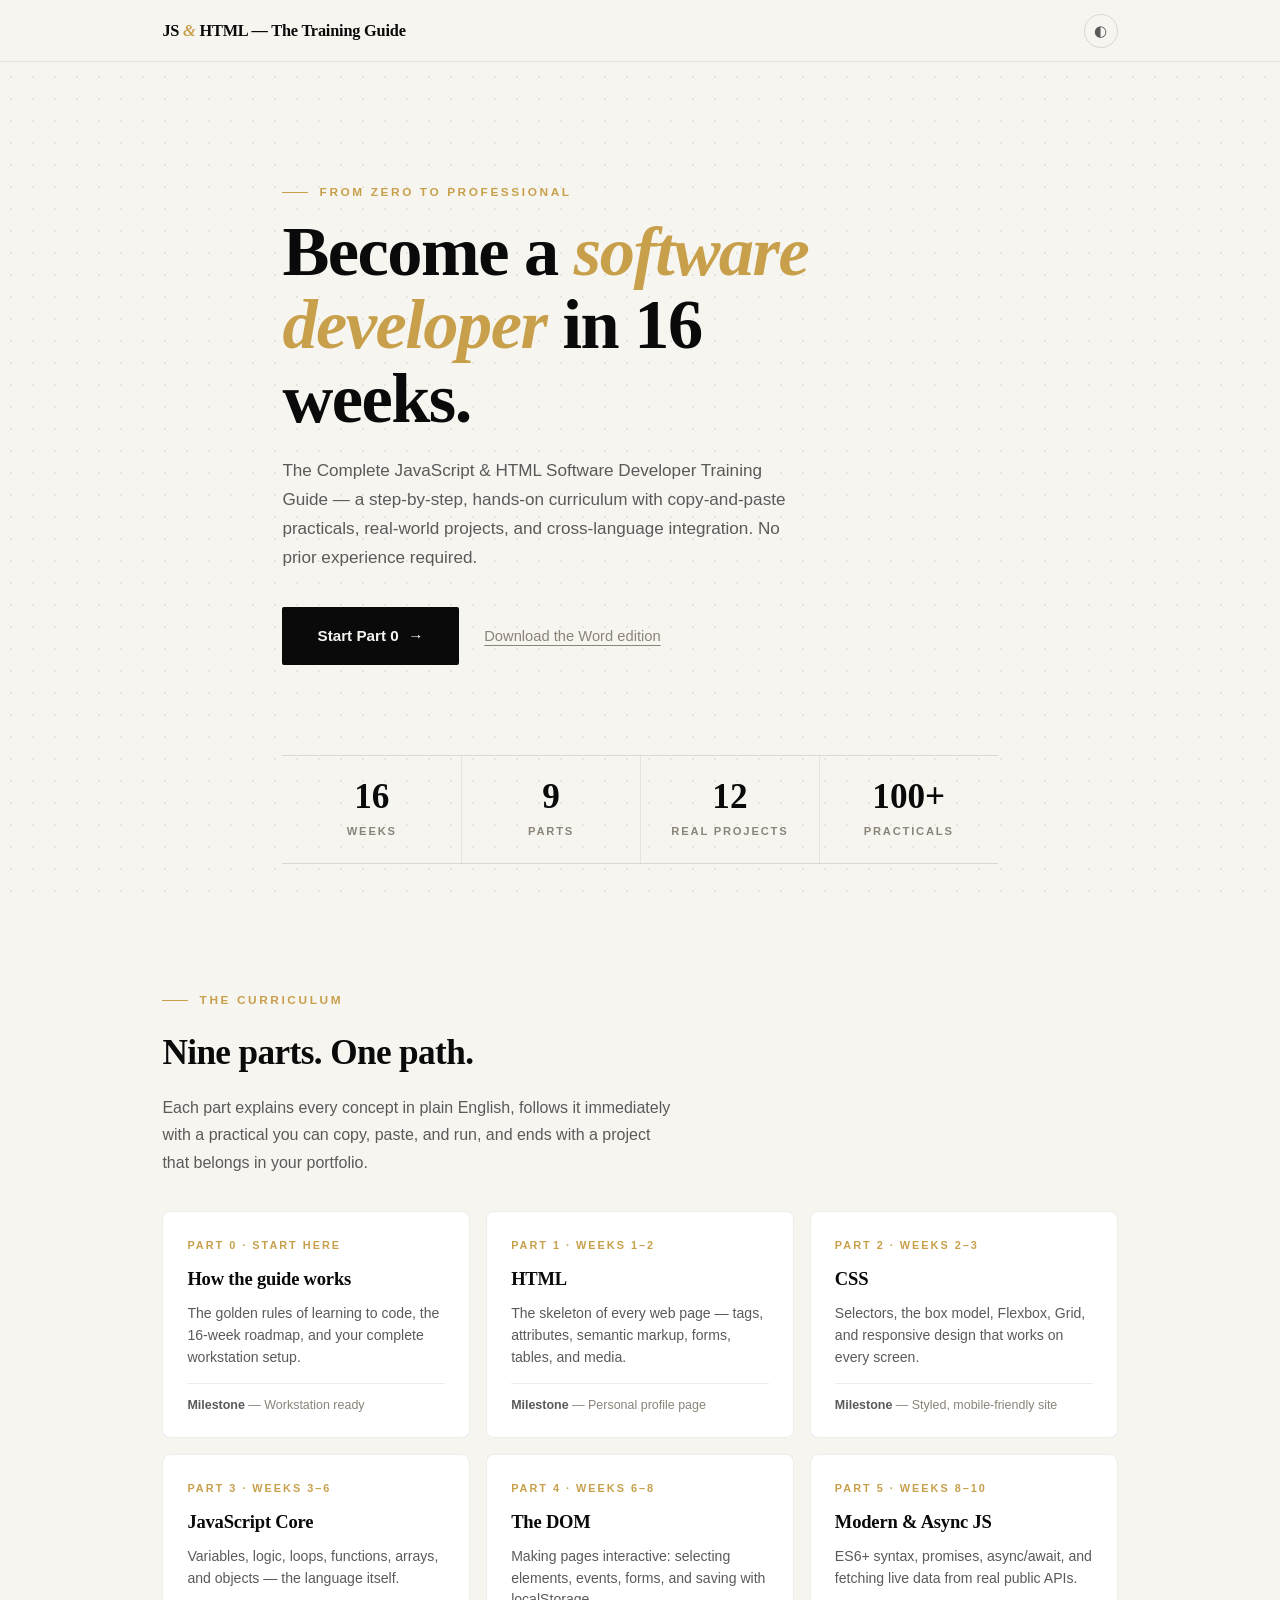
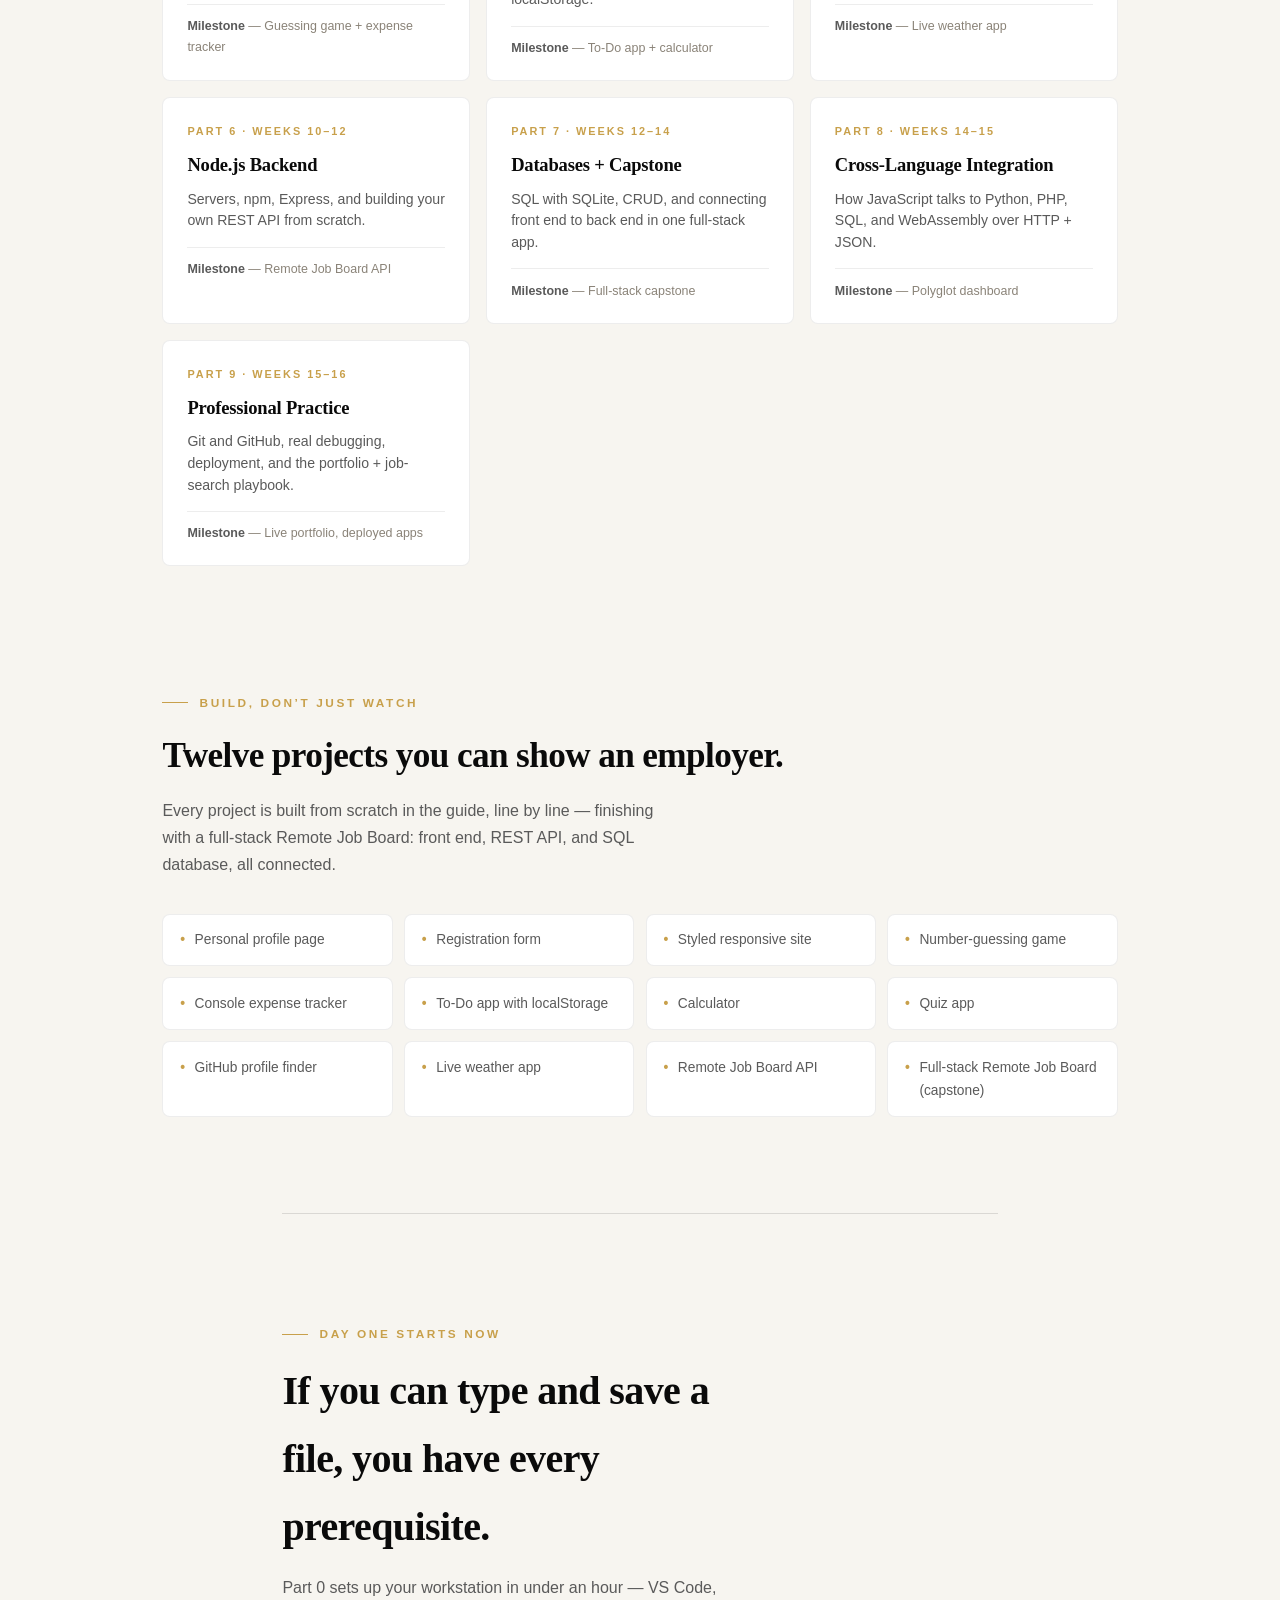
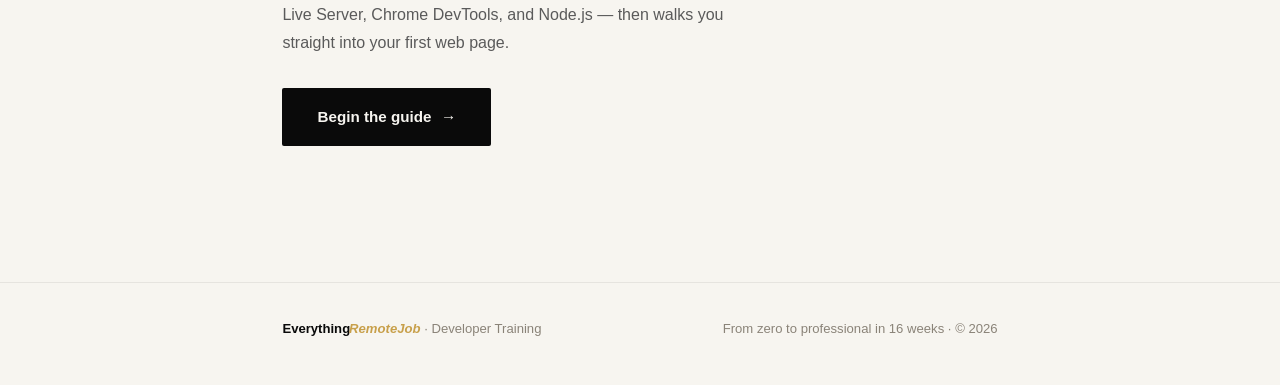
<file: index.html>
<!DOCTYPE html>
<html lang="en">
<head>
<meta charset="UTF-8">
<meta name="viewport" content="width=device-width, initial-scale=1.0">
<title>The Complete JavaScript & HTML Developer Training Guide</title>
<meta name="description" content="The Complete JavaScript &amp; HTML Software Developer Training Guide — a step-by-step, hands-on 16-week curriculum from zero to professional.">
<meta property="og:type" content="website">
<meta property="og:title" content="The Complete JavaScript &amp; HTML Developer Training Guide">
<meta property="og:description" content="From zero to professional in 16 weeks — 9 parts, 12 real projects, 100+ copy-and-paste practicals.">
<meta property="og:url" content="https://seyidev-ops.github.io/softwaredeveloper/">
<meta property="og:image" content="https://seyidev-ops.github.io/softwaredeveloper/assets/og-thumbnail.png">
<meta property="og:image:width" content="1280">
<meta property="og:image:height" content="640">
<meta name="twitter:card" content="summary_large_image">
<meta name="twitter:image" content="https://seyidev-ops.github.io/softwaredeveloper/assets/og-thumbnail.png"><style>
/* ============================================================
   The Complete JavaScript & HTML Developer Training Guide
   Warm editorial minimalist — gold house style (#C8A04B)
   ============================================================ */
:root{
  --paper:#F7F5F0; --paper-2:#F0EDE5; --card:#FFFFFF;
  --ink:#0A0A0A; --ink-soft:#5A5A5A; --ink-faint:#8A8378;
  --accent:#C8A04B; --accent-h:#A88334;
  --line:rgba(10,10,10,.12); --line-soft:rgba(10,10,10,.07);
  --code-bg:#1B1814; --code-ink:#F2EEE6; --code-soft:#ADA79B;
  --serif:Georgia,'Times New Roman',serif;
  --sans:'Segoe UI',Calibri,'Helvetica Neue',Arial,sans-serif;
  --mono:Consolas,'SF Mono',Menlo,monospace;
}
html[data-theme="night"]{
  --paper:#14120F; --paper-2:#1B1814; --card:#1B1814;
  --ink:#F2EEE6; --ink-soft:#ADA79B; --ink-faint:#6E685D;
  --accent:#D9B25F; --accent-h:#E6C77E;
  --line:rgba(242,238,230,.14); --line-soft:rgba(242,238,230,.07);
}
*{box-sizing:border-box;margin:0;padding:0}
html{scroll-behavior:smooth}
body{
  background:var(--paper);color:var(--ink);
  font-family:var(--sans);font-weight:400;font-size:1.0rem;line-height:1.7;
  background-image:radial-gradient(var(--line-soft) 1px,transparent 1px);
  background-size:22px 22px;background-attachment:fixed;
}
a{color:inherit}
::selection{background:var(--accent);color:#fff}

/* ---------- Header ---------- */
header.site{
  position:sticky;top:0;z-index:50;
  background:color-mix(in srgb,var(--paper) 88%,transparent);
  backdrop-filter:blur(10px);-webkit-backdrop-filter:blur(10px);
  border-bottom:1px solid var(--line-soft);
}
.nav{max-width:1000px;margin:0 auto;padding:.85rem 1.4rem;
  display:flex;align-items:center;justify-content:space-between;gap:1rem}
.brand{font-family:var(--serif);font-weight:700;font-size:1.02rem;
  text-decoration:none;letter-spacing:-.2px;white-space:nowrap}
.brand .amp{color:var(--accent);font-style:italic}
.nav-right{display:flex;align-items:center;gap:1.1rem}
.nav-link{font-size:.86rem;font-weight:600;letter-spacing:.4px;
  text-decoration:none;color:var(--ink-soft)}
.nav-link:hover{color:var(--accent-h)}
.theme-btn{border:1px solid var(--line);background:transparent;color:var(--ink-soft);
  border-radius:100px;width:34px;height:34px;cursor:pointer;font-size:.95rem;line-height:1}
.theme-btn:hover{color:var(--accent-h);border-color:var(--accent)}

/* ---------- Shared column ---------- */
.col{max-width:760px;margin:0 auto;padding:0 1.4rem}
.wide{max-width:1000px;margin:0 auto;padding:0 1.4rem}

/* ---------- Kicker ---------- */
.kicker{font-family:var(--sans);font-weight:600;font-size:.74rem;
  letter-spacing:2.6px;text-transform:uppercase;color:var(--accent);
  display:flex;align-items:center;gap:.7rem;margin:2.4rem 0 .8rem}
.kicker::before{content:"";display:inline-block;width:26px;height:1px;background:var(--accent)}

/* ---------- Part hero ---------- */
.part-hero{padding:clamp(2.6rem,7vw,4.6rem) 0 1.4rem;border-bottom:1px solid var(--line-soft);margin-bottom:2.2rem}
.part-hero .kicker{margin-top:0}
.part-hero h1{font-family:var(--serif);font-weight:700;
  font-size:clamp(1.9rem,5vw,2.9rem);line-height:1.08;letter-spacing:-.8px;margin:0 0 1rem}
.anchor-row{display:flex;flex-wrap:wrap;gap:.5rem;margin:1.2rem 0 1.6rem}
.anchor-row a{font-size:.78rem;font-weight:600;text-decoration:none;color:var(--ink-soft);
  border:1px solid var(--line);border-radius:100px;padding:.32rem .85rem;background:var(--card);
  transition:border-color .25s,color .25s}
.anchor-row a:hover{border-color:var(--accent);color:var(--accent-h)}

/* ---------- Article content ---------- */
article p{margin:0 0 1.05rem;color:var(--ink-soft);max-width:64ch}
article p strong{color:var(--ink)}
article h2{font-family:var(--serif);font-weight:700;font-size:1.5rem;letter-spacing:-.3px;
  color:var(--ink);margin:2.8rem 0 1rem;padding-bottom:.45rem;
  border-bottom:2px solid var(--accent);scroll-margin-top:84px;max-width:64ch}
article h3{font-family:var(--serif);font-weight:700;font-size:1.18rem;
  color:var(--ink);margin:2rem 0 .7rem}
article h4{font-weight:700;font-size:1rem;color:var(--ink);margin:1.5rem 0 .5rem}
article ul,article ol{margin:0 0 1.2rem;padding-left:1.4rem;color:var(--ink-soft);max-width:62ch}
article li{margin-bottom:.45rem}
article li::marker{color:var(--accent);font-weight:600}
article em{color:var(--ink-faint)}
.soft{color:var(--ink-faint)}
.accent{color:var(--accent)}

/* Inline code */
article p code,article li code,td code{
  font-family:var(--mono);font-size:.86em;color:var(--ink);
  background:var(--paper-2);border:1px solid var(--line-soft);
  border-radius:4px;padding:.08em .38em;white-space:nowrap}
html[data-theme="night"] article p code,
html[data-theme="night"] article li code{color:var(--ink)}

/* Code blocks — dark surface, the standing exception */
article pre{
  background:var(--code-bg);color:var(--code-ink);
  border-left:3px solid var(--accent);border-radius:0 8px 8px 0;
  padding:1.05rem 1.2rem;margin:0 0 1.4rem;overflow-x:auto;
  font-family:var(--mono);font-size:.83rem;line-height:1.55}
article pre code{background:none;border:none;padding:0;color:inherit;white-space:pre}
.file-label{display:inline-flex;align-items:center;gap:.55rem;margin:.4rem 0 .45rem}
.file-label .fl-tag{font-size:.66rem;font-weight:700;letter-spacing:2px;color:var(--accent)}
.file-label code{font-family:var(--mono);font-size:.8rem;font-weight:600;color:var(--ink-soft);
  background:none;border:none;padding:0}
.file-label + pre{margin-top:0}

/* Callout */
.callout{background:var(--card);border:1px solid var(--line-soft);
  border-left:3px solid var(--accent);border-radius:0 8px 8px 0;
  padding:1rem 1.2rem;margin:1.4rem 0 1.6rem}
.callout .co-label{font-size:.7rem;font-weight:700;letter-spacing:2.2px;color:var(--accent);margin-bottom:.35rem}
.callout p{margin:0;font-size:.95rem}

/* Tables */
.tbl-wrap{overflow-x:auto;margin:.4rem 0 1.6rem;border:1px solid var(--line-soft);
  border-radius:8px;background:var(--card)}
table{width:100%;border-collapse:collapse;font-size:.88rem;min-width:560px}
th{background:var(--ink);color:var(--paper);text-align:left;font-weight:600;
  font-size:.78rem;letter-spacing:.6px;padding:.65rem .85rem}
html[data-theme="night"] th{background:var(--paper-2);color:var(--ink)}
td{padding:.6rem .85rem;border-top:1px solid var(--line-soft);color:var(--ink-soft);vertical-align:top}

/* ---------- Pagination ---------- */
.pager{display:flex;justify-content:space-between;gap:1rem;
  border-top:1px solid var(--line-soft);margin-top:3.4rem;padding:1.6rem 0 0}
.pager a{flex:1;text-decoration:none;border:1px solid var(--line);border-radius:8px;
  background:var(--card);padding:.95rem 1.15rem;transition:border-color .25s}
.pager a:hover{border-color:var(--accent)}
.pager .dir{font-size:.68rem;font-weight:700;letter-spacing:2px;color:var(--accent);display:block;margin-bottom:.25rem}
.pager .pt{font-family:var(--serif);font-weight:700;font-size:.98rem;color:var(--ink)}
.pager a.next{text-align:right}
.pager .ghost{visibility:hidden}

/* ---------- Landing ---------- */
.hero{padding:clamp(4rem,11vw,7.5rem) 0 clamp(2.5rem,6vw,4rem);text-align:left}
.hero .kicker{margin-top:0}
.hero h1{font-family:var(--serif);font-weight:700;
  font-size:clamp(2.5rem,7vw,4.4rem);line-height:1.04;letter-spacing:-1.5px;margin:0 0 1.3rem;max-width:16ch}
.hero h1 .em{font-style:italic;color:var(--accent)}
.hero .sub{font-size:1.07rem;color:var(--ink-soft);max-width:54ch;margin-bottom:2.2rem}
.cta-row{display:flex;align-items:center;gap:1.6rem;flex-wrap:wrap}
.btn-primary{display:inline-flex;align-items:center;gap:.6rem;text-decoration:none;
  background:var(--ink);color:var(--paper);font-weight:600;font-size:.95rem;
  padding:1rem 2.2rem;border-radius:2px;transition:background .25s}
.btn-primary .arr{transition:transform .25s}
.btn-primary:hover{background:var(--accent-h)}
.btn-primary:hover .arr{transform:translateX(4px)}
html[data-theme="night"] .btn-primary{background:var(--ink);color:var(--paper)}
.link-quiet{font-size:.92rem;color:var(--ink-faint);text-decoration:underline;text-underline-offset:4px}
.link-quiet:hover{color:var(--accent-h)}

.stat-strip{border-top:1px solid var(--line);border-bottom:1px solid var(--line);
  display:grid;grid-template-columns:repeat(4,1fr);margin:1.6rem 0 0}
.stat{padding:1.4rem 1rem;text-align:center;border-left:1px solid var(--line-soft)}
.stat:first-child{border-left:none}
.stat .n{font-family:var(--serif);font-weight:700;font-size:clamp(1.5rem,3.5vw,2.2rem);
  font-variant-numeric:tabular-nums;color:var(--ink);line-height:1.1}
.stat .l{font-size:.7rem;font-weight:600;letter-spacing:1.8px;text-transform:uppercase;color:var(--ink-faint);margin-top:.3rem}

.section{padding:clamp(3rem,8vw,5.5rem) 0 0}
.section-head{font-family:var(--serif);font-weight:700;font-size:clamp(1.6rem,4vw,2.2rem);
  letter-spacing:-.6px;margin:0 0 .7rem}
.section-sub{color:var(--ink-soft);max-width:58ch;margin-bottom:2.2rem}

.parts-grid{display:grid;grid-template-columns:repeat(auto-fill,minmax(290px,1fr));gap:1rem}
.part-card{display:block;text-decoration:none;background:var(--card);
  border:1px solid var(--line-soft);border-radius:8px;padding:1.5rem 1.5rem 1.3rem;
  transition:border-color .25s}
.part-card:hover{border-color:var(--accent)}
.part-card .pc-kicker{font-size:.68rem;font-weight:700;letter-spacing:2px;color:var(--accent);margin-bottom:.55rem}
.part-card h3{font-family:var(--serif);font-weight:700;font-size:1.16rem;letter-spacing:-.2px;color:var(--ink);margin:0 0 .5rem}
.part-card p{font-size:.88rem;color:var(--ink-soft);margin:0 0 .9rem;line-height:1.55}
.part-card .pc-mile{font-size:.78rem;color:var(--ink-faint);border-top:1px solid var(--line-soft);padding-top:.7rem}
.part-card .pc-mile strong{color:var(--ink-soft);font-weight:600}

.proj-strip{display:grid;grid-template-columns:repeat(auto-fill,minmax(220px,1fr));gap:.7rem}
.proj{background:var(--card);border:1px solid var(--line-soft);border-radius:8px;
  padding:.85rem 1.05rem;font-size:.86rem;color:var(--ink-soft);display:flex;gap:.6rem;align-items:baseline}
.proj .dot{color:var(--accent);font-weight:700}

.cta-band{margin:clamp(3.5rem,9vw,6rem) 0 0;border-top:1px solid var(--line);
  padding:clamp(2.6rem,7vw,4.5rem) 0}
.cta-band h2{font-family:var(--serif);font-weight:700;font-size:clamp(1.7rem,4.5vw,2.5rem);
  letter-spacing:-.6px;margin:0 0 .8rem;max-width:22ch}
.cta-band p{color:var(--ink-soft);max-width:52ch;margin-bottom:2rem}

/* ---------- Footer ---------- */
footer.site{border-top:1px solid var(--line-soft);margin-top:4rem;padding:2.2rem 0 2.8rem}
footer.site .col{display:flex;justify-content:space-between;gap:1rem;flex-wrap:wrap;
  font-size:.82rem;color:var(--ink-faint)}
.bm{font-weight:700;color:var(--ink)}
.bm .bm-i{font-style:italic;color:var(--accent);margin-left:-0.08em}

@media (max-width:640px){
  .stat-strip{grid-template-columns:repeat(2,1fr)}
  .stat:nth-child(3){border-left:none}
  .pager{flex-direction:column}
  .pager a.next{text-align:left}
  .pager .ghost{display:none}
}

</style>
<script>(function(){try{var t=localStorage.getItem('jsguide-theme');if(t)document.documentElement.setAttribute('data-theme',t);}catch(e){}})();</script>
</head>
<body>

<header class="site" data-live="off">
  <nav class="nav">
    <a class="brand" href="index.html">JS <span class="amp">&amp;</span> HTML — The Training Guide</a>
    <div class="nav-right">
      
      <button class="theme-btn" id="themeBtn" aria-label="Toggle dark mode" title="Toggle dark mode">◐</button>
    </div>
  </nav>
</header>

<main>
  <div class="col">
    <section class="hero">
      <div class="kicker">From zero to professional</div>
      <h1>Become a <span class="em">software developer</span> in 16 weeks.</h1>
      <p class="sub">The Complete JavaScript &amp; HTML Software Developer Training Guide — a step-by-step, hands-on curriculum with copy-and-paste practicals, real-world projects, and cross-language integration. No prior experience required.</p>
      <div class="cta-row">
        <a class="btn-primary" href="part0.html">Start Part 0 <span class="arr">→</span></a>
        <a class="link-quiet" href="assets/JavaScript-HTML-Developer-Training-Guide.docx" download>Download the Word edition</a>
      </div>
    </section>

    <div class="stat-strip" data-live="stagger">
      <div class="stat"><div class="n">16</div><div class="l">Weeks</div></div>
      <div class="stat"><div class="n">9</div><div class="l">Parts</div></div>
      <div class="stat"><div class="n">12</div><div class="l">Real projects</div></div>
      <div class="stat"><div class="n">100+</div><div class="l">Practicals</div></div>
    </div>
  </div>

  <div class="wide">
    <section class="section">
      <div class="kicker">The curriculum</div>
      <h2 class="section-head">Nine parts. One path.</h2>
      <p class="section-sub">Each part explains every concept in plain English, follows it immediately with a practical you can copy, paste, and run, and ends with a project that belongs in your portfolio.</p>
      <div class="parts-grid" data-live="stagger">
    <a class="part-card" href="part0.html">
      <div class="pc-kicker">PART 0 · START HERE</div>
      <h3>How the guide works</h3>
      <p>The golden rules of learning to code, the 16-week roadmap, and your complete workstation setup.</p>
      <div class="pc-mile"><strong>Milestone</strong> — Workstation ready</div>
    </a>
    <a class="part-card" href="part1.html">
      <div class="pc-kicker">PART 1 · WEEKS 1–2</div>
      <h3>HTML</h3>
      <p>The skeleton of every web page — tags, attributes, semantic markup, forms, tables, and media.</p>
      <div class="pc-mile"><strong>Milestone</strong> — Personal profile page</div>
    </a>
    <a class="part-card" href="part2.html">
      <div class="pc-kicker">PART 2 · WEEKS 2–3</div>
      <h3>CSS</h3>
      <p>Selectors, the box model, Flexbox, Grid, and responsive design that works on every screen.</p>
      <div class="pc-mile"><strong>Milestone</strong> — Styled, mobile-friendly site</div>
    </a>
    <a class="part-card" href="part3.html">
      <div class="pc-kicker">PART 3 · WEEKS 3–6</div>
      <h3>JavaScript Core</h3>
      <p>Variables, logic, loops, functions, arrays, and objects — the language itself.</p>
      <div class="pc-mile"><strong>Milestone</strong> — Guessing game + expense tracker</div>
    </a>
    <a class="part-card" href="part4.html">
      <div class="pc-kicker">PART 4 · WEEKS 6–8</div>
      <h3>The DOM</h3>
      <p>Making pages interactive: selecting elements, events, forms, and saving with localStorage.</p>
      <div class="pc-mile"><strong>Milestone</strong> — To-Do app + calculator</div>
    </a>
    <a class="part-card" href="part5.html">
      <div class="pc-kicker">PART 5 · WEEKS 8–10</div>
      <h3>Modern & Async JS</h3>
      <p>ES6+ syntax, promises, async/await, and fetching live data from real public APIs.</p>
      <div class="pc-mile"><strong>Milestone</strong> — Live weather app</div>
    </a>
    <a class="part-card" href="part6.html">
      <div class="pc-kicker">PART 6 · WEEKS 10–12</div>
      <h3>Node.js Backend</h3>
      <p>Servers, npm, Express, and building your own REST API from scratch.</p>
      <div class="pc-mile"><strong>Milestone</strong> — Remote Job Board API</div>
    </a>
    <a class="part-card" href="part7.html">
      <div class="pc-kicker">PART 7 · WEEKS 12–14</div>
      <h3>Databases + Capstone</h3>
      <p>SQL with SQLite, CRUD, and connecting front end to back end in one full-stack app.</p>
      <div class="pc-mile"><strong>Milestone</strong> — Full-stack capstone</div>
    </a>
    <a class="part-card" href="part8.html">
      <div class="pc-kicker">PART 8 · WEEKS 14–15</div>
      <h3>Cross-Language Integration</h3>
      <p>How JavaScript talks to Python, PHP, SQL, and WebAssembly over HTTP + JSON.</p>
      <div class="pc-mile"><strong>Milestone</strong> — Polyglot dashboard</div>
    </a>
    <a class="part-card" href="part9.html">
      <div class="pc-kicker">PART 9 · WEEKS 15–16</div>
      <h3>Professional Practice</h3>
      <p>Git and GitHub, real debugging, deployment, and the portfolio + job-search playbook.</p>
      <div class="pc-mile"><strong>Milestone</strong> — Live portfolio, deployed apps</div>
    </a>
      </div>
    </section>

    <section class="section">
      <div class="kicker">Build, don’t just watch</div>
      <h2 class="section-head">Twelve projects you can show an employer.</h2>
      <p class="section-sub">Every project is built from scratch in the guide, line by line — finishing with a full-stack Remote Job Board: front end, REST API, and SQL database, all connected.</p>
      <div class="proj-strip" data-live="stagger"><div class="proj"><span class="dot">•</span>Personal profile page</div><div class="proj"><span class="dot">•</span>Registration form</div><div class="proj"><span class="dot">•</span>Styled responsive site</div><div class="proj"><span class="dot">•</span>Number-guessing game</div><div class="proj"><span class="dot">•</span>Console expense tracker</div><div class="proj"><span class="dot">•</span>To-Do app with localStorage</div><div class="proj"><span class="dot">•</span>Calculator</div><div class="proj"><span class="dot">•</span>Quiz app</div><div class="proj"><span class="dot">•</span>GitHub profile finder</div><div class="proj"><span class="dot">•</span>Live weather app</div><div class="proj"><span class="dot">•</span>Remote Job Board API</div><div class="proj"><span class="dot">•</span>Full-stack Remote Job Board (capstone)</div>
      </div>
    </section>
  </div>

  <div class="col">
    <section class="cta-band">
      <div class="kicker">Day one starts now</div>
      <h2>If you can type and save a file, you have every prerequisite.</h2>
      <p>Part 0 sets up your workstation in under an hour — VS Code, Live Server, Chrome DevTools, and Node.js — then walks you straight into your first web page.</p>
      <a class="btn-primary" href="part0.html">Begin the guide <span class="arr">→</span></a>
    </section>
  </div>
</main>

<footer class="site">
  <div class="col">
    <div><span class="bm">Everything<span class="bm-i">RemoteJob</span></span> · Developer Training</div>
    <div>From zero to professional in 16 weeks · &copy; 2026</div>
  </div>
</footer>

<script>
  (function(){
    var b=document.getElementById('themeBtn');
    if(b)b.addEventListener('click',function(){
      var r=document.documentElement;
      var n=r.getAttribute('data-theme')==='night'?'':'night';
      if(n)r.setAttribute('data-theme',n);else r.removeAttribute('data-theme');
      try{localStorage.setItem('jsguide-theme',n);}catch(e){}
    });
  })();
  window.LIVELINESS={accent:"#C8A04B",distance:14,duration:900,stagger:90,threshold:0.12,once:true,hover:true,ripple:true,smoothAnchors:true,auto:true};
</script>
<script>
/* ============================================================================
   LIVELINESS LAYER — v1.0
   A drop-in motion layer that brings any existing site "alive" without
   touching its existing design. Warm editorial minimalist motion language:
   quiet entrances, a single orchestrated load, restrained micro-interactions.

   USAGE (one line in <head> or before </body>):
     <\script src="liveliness.js" defer><\/script>

   That's it. The layer auto-injects its own CSS, auto-detects sensible
   targets (headings, paragraphs, cards, images, buttons, links, list items,
   sections), and animates them — while fully respecting any existing styles,
   layout, and prefers-reduced-motion.

   OPT-IN / OPT-OUT via data attributes (no class changes required):
     data-live="reveal"     force-reveal an element
     data-live="rise"       fade + translateY entrance
     data-live="fade"       fade only (no movement)
     data-live="left"       enter from left
     data-live="right"      enter from right
     data-live="scale"      gentle scale-in
     data-live="stagger"    stagger this element's *children*
     data-live="off"        exclude this element (and skip auto-detect)
     data-live-delay="120"  per-element delay in ms

   CONFIG (optional, set BEFORE the script loads):
     window.LIVELINESS = {
       auto: true,            // auto-detect targets (default true)
       distance: 14,          // px of travel for rise/left/right (house = 14)
       duration: 900,         // entrance duration in ms
       stagger: 90,           // ms between staggered siblings
       threshold: 0.12,       // viewport ratio to trigger reveal
       once: true,            // animate each element only once
       hover: true,           // enable hover micro-interactions
       ripple: true,          // enable button press feedback
       smoothAnchors: true,   // smooth in-page anchor scrolling
       accent: null           // override accent color for ripple/focus glow
     };
   ============================================================================ */
(function () {
  "use strict";

  var CFG = Object.assign({
    auto: true,
    distance: 14,
    duration: 900,
    stagger: 90,
    threshold: 0.12,
    once: true,
    hover: true,
    ripple: true,
    smoothAnchors: true,
    accent: null
  }, window.LIVELINESS || {});

  var REDUCED = window.matchMedia &&
    window.matchMedia("(prefers-reduced-motion: reduce)").matches;

  var EASE = "cubic-bezier(.22,.61,.36,1)"; // house "quiet entrance" easing

  /* ---- inject stylesheet ------------------------------------------------ */
  function injectCSS() {
    if (document.getElementById("liveliness-css")) return;
    var accentRule = CFG.accent
      ? "--ll-accent:" + CFG.accent + ";"
      : "--ll-accent:currentColor;";

    var css = [
      ":root{" + accentRule +
        "--ll-dur:" + CFG.duration + "ms;" +
        "--ll-dist:" + CFG.distance + "px;" +
        "--ll-ease:" + EASE + ";}",

      /* base hidden state — only applied to flagged elements */
      ".ll-prep{opacity:0;will-change:opacity,transform;}",
      ".ll-prep.ll-rise{transform:translateY(var(--ll-dist));}",
      ".ll-prep.ll-left{transform:translateX(calc(var(--ll-dist) * -1.6));}",
      ".ll-prep.ll-right{transform:translateX(calc(var(--ll-dist) * 1.6));}",
      ".ll-prep.ll-scale{transform:scale(.97);}",
      ".ll-prep.ll-fade{transform:none;}",

      /* revealed state */
      ".ll-in{opacity:1!important;transform:none!important;" +
        "transition:opacity var(--ll-dur) var(--ll-ease)," +
        "transform var(--ll-dur) var(--ll-ease);}",

      /* hover micro-interactions (quiet, never loud) */
      ".ll-hover-lift{transition:transform .3s var(--ll-ease)," +
        "box-shadow .3s var(--ll-ease);}",
      ".ll-hover-lift:hover{transform:translateY(-2px);}",
      ".ll-hover-press{transition:transform .12s var(--ll-ease);}",
      ".ll-hover-press:active{transform:scale(.97);}",
      ".ll-hover-arrow{transition:transform .3s var(--ll-ease);" +
        "display:inline-block;}",
      "a:hover > .ll-hover-arrow,button:hover > .ll-hover-arrow{" +
        "transform:translateX(4px);}",

      /* ripple */
      ".ll-ripple-host{position:relative;overflow:hidden;}",
      ".ll-ripple{position:absolute;border-radius:50%;pointer-events:none;" +
        "transform:scale(0);opacity:.18;background:var(--ll-accent);" +
        "animation:ll-ripple .55s var(--ll-ease) forwards;}",
      "@keyframes ll-ripple{to{transform:scale(2.4);opacity:0;}}",

      /* honor reduced motion completely */
      "@media (prefers-reduced-motion:reduce){" +
        ".ll-prep,.ll-in{opacity:1!important;transform:none!important;" +
        "transition:none!important;animation:none!important;}" +
        ".ll-ripple{display:none!important;}}"
    ].join("");

    var style = document.createElement("style");
    style.id = "liveliness-css";
    style.textContent = css;
    document.head.appendChild(style);
  }

  /* ---- decide what to animate ------------------------------------------- */
  var AUTO_SELECTOR = [
    "h1", "h2", "h3", "h4",
    "p", "blockquote",
    "img", "figure", "picture", "video",
    "ul > li", "ol > li",
    ".card", "[class*=card]", "[class*=Card]",
    "section > *", "article > *",
    "button", ".btn", "[class*=button]",
    "a[class]"
  ].join(",");

  function classify(el) {
    var v = el.getAttribute("data-live");
    if (v === "off") return null;
    if (v) return v;                       // explicit wins
    if (!CFG.auto) return null;

    var tag = el.tagName.toLowerCase();
    if (tag === "img" || tag === "figure" || tag === "picture" || tag === "video")
      return "scale";
    if (tag === "h1" || tag === "h2" || tag === "h3" || tag === "h4")
      return "rise";
    return "rise";
  }

  function isExcluded(el) {
    // skip if an ancestor opted out, or element is fixed/sticky chrome
    if (el.closest("[data-live='off']")) return true;
    var pos = getComputedStyle(el).position;
    if (pos === "fixed" || pos === "sticky") return true;
    return false;
  }

  /* ---- prepare elements (set hidden state) ------------------------------ */
  function prep(el, kind, delayMs) {
    if (el.__llDone) return;
    el.classList.add("ll-prep");
    if (kind === "fade") el.classList.add("ll-fade");
    else if (kind === "left") el.classList.add("ll-left");
    else if (kind === "right") el.classList.add("ll-right");
    else if (kind === "scale") el.classList.add("ll-scale");
    else el.classList.add("ll-rise");
    if (delayMs) el.style.transitionDelay = delayMs + "ms";
    el.__llKind = kind;
    el.__llDelay = delayMs || 0;
  }

  function reveal(el) {
    if (el.__llDone) return;
    el.__llDone = true;
    el.classList.remove("ll-prep");
    el.classList.add("ll-in");
    // clean up after the transition so layout/inline styles aren't polluted
    var d = (CFG.duration + el.__llDelay + 80);
    setTimeout(function () {
      el.style.transitionDelay = "";
      el.style.willChange = "";
    }, d);
  }

  /* ---- observer --------------------------------------------------------- */
  function buildObserver() {
    if (!("IntersectionObserver" in window)) {
      // no IO support: just reveal everything immediately
      return { observe: function (el) { reveal(el); } };
    }
    return new IntersectionObserver(function (entries, obs) {
      entries.forEach(function (e) {
        if (e.isIntersecting) {
          reveal(e.target);
          if (CFG.once) obs.unobserve(e.target);
        } else if (!CFG.once && e.target.__llDone) {
          // replay mode: reset
          e.target.__llDone = false;
          prep(e.target, e.target.__llKind, e.target.__llDelay);
        }
      });
    }, { threshold: CFG.threshold, rootMargin: "0px 0px -8% 0px" });
  }

  /* ---- hover / micro-interaction wiring --------------------------------- */
  function wireHover() {
    if (!CFG.hover || REDUCED) return;
    document.querySelectorAll(".card,[class*=card],[class*=Card]")
      .forEach(function (el) {
        if (!isExcluded(el)) el.classList.add("ll-hover-lift");
      });
    document.querySelectorAll("button,.btn,[class*=button],a[class]")
      .forEach(function (el) {
        if (!isExcluded(el)) el.classList.add("ll-hover-press");
      });
  }

  function wireRipple() {
    if (!CFG.ripple || REDUCED) return;
    document.querySelectorAll("button,.btn,[class*=button]")
      .forEach(function (el) {
        if (isExcluded(el)) return;
        el.classList.add("ll-ripple-host");
        el.addEventListener("click", function (ev) {
          var r = el.getBoundingClientRect();
          var size = Math.max(r.width, r.height);
          var span = document.createElement("span");
          span.className = "ll-ripple";
          span.style.width = span.style.height = size + "px";
          span.style.left = (ev.clientX - r.left - size / 2) + "px";
          span.style.top = (ev.clientY - r.top - size / 2) + "px";
          el.appendChild(span);
          setTimeout(function () { span.remove(); }, 600);
        });
      });
  }

  function wireAnchors() {
    if (!CFG.smoothAnchors) return;
    document.addEventListener("click", function (ev) {
      var a = ev.target.closest && ev.target.closest('a[href^="#"]');
      if (!a) return;
      var id = a.getAttribute("href");
      if (id.length < 2) return;
      var t = document.querySelector(id);
      if (!t) return;
      ev.preventDefault();
      t.scrollIntoView({
        behavior: REDUCED ? "auto" : "smooth",
        block: "start"
      });
    });
  }

  /* ---- staggering ------------------------------------------------------- */
  function applyStagger(parent) {
    var kids = Array.prototype.filter.call(parent.children, function (c) {
      return c.getAttribute("data-live") !== "off";
    });
    kids.forEach(function (c, i) {
      var k = classify(c) || "rise";
      prep(c, k, i * CFG.stagger);
      OBS.observe(c);
      c.__llStaggered = true;
    });
  }

  /* ---- init ------------------------------------------------------------- */
  var OBS;
  function init() {
    injectCSS();
    if (REDUCED) { wireAnchors(); return; } // motion off, keep smooth scroll

    OBS = buildObserver();

    // 1) explicit stagger containers first
    document.querySelectorAll('[data-live="stagger"]').forEach(applyStagger);

    // 2) everything else
    var targets = document.querySelectorAll(
      CFG.auto ? AUTO_SELECTOR + ",[data-live]" : "[data-live]"
    );
    targets.forEach(function (el) {
      if (el.__llStaggered || el.__llDone) return;
      if (isExcluded(el)) return;
      var kind = classify(el);
      if (!kind || kind === "stagger") return;
      var d = parseInt(el.getAttribute("data-live-delay") || "0", 10);
      prep(el, kind, d);
      OBS.observe(el);
    });

    wireHover();
    wireRipple();
    wireAnchors();
  }

  if (document.readyState === "loading") {
    document.addEventListener("DOMContentLoaded", init);
  } else {
    init();
  }

  // expose a manual hook for dynamically injected content
  window.Liveliness = {
    refresh: init,
    reveal: reveal,
    config: CFG
  };
})();

</script>
</body>
</html>
</file>
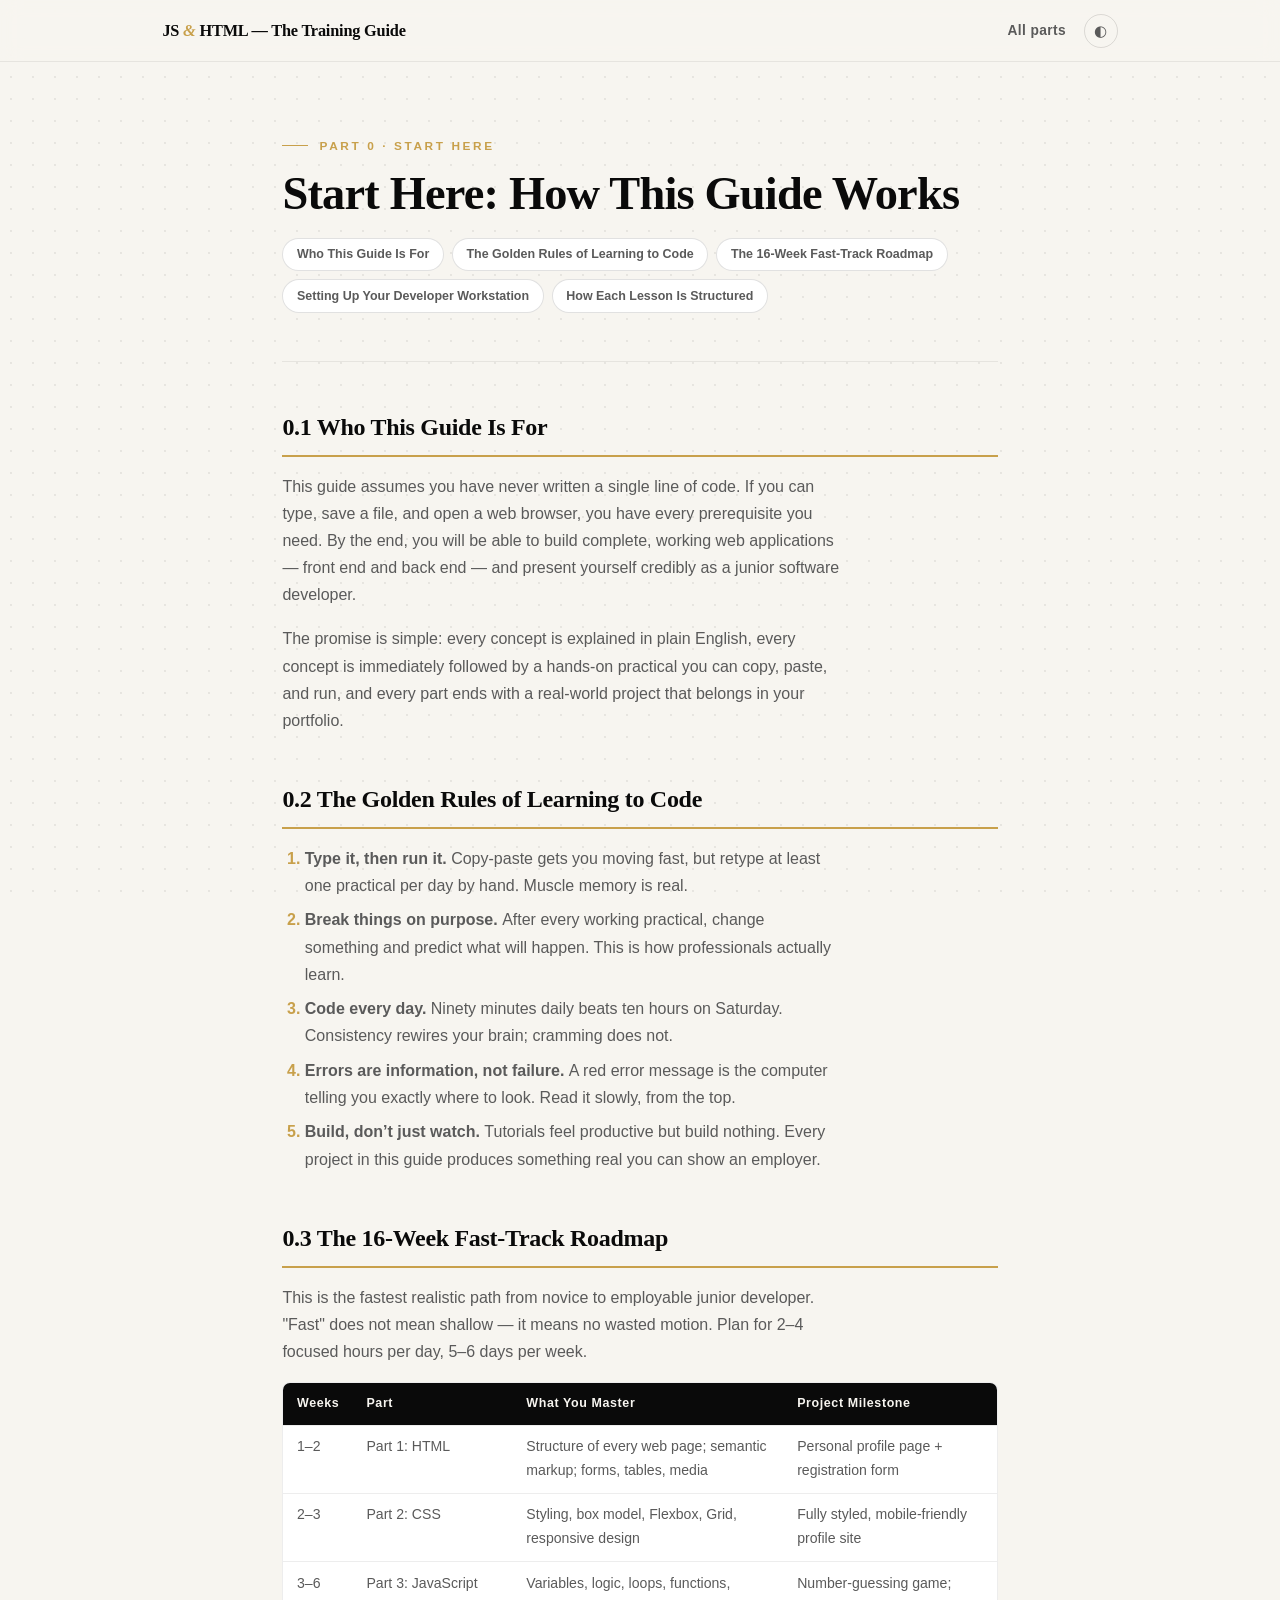
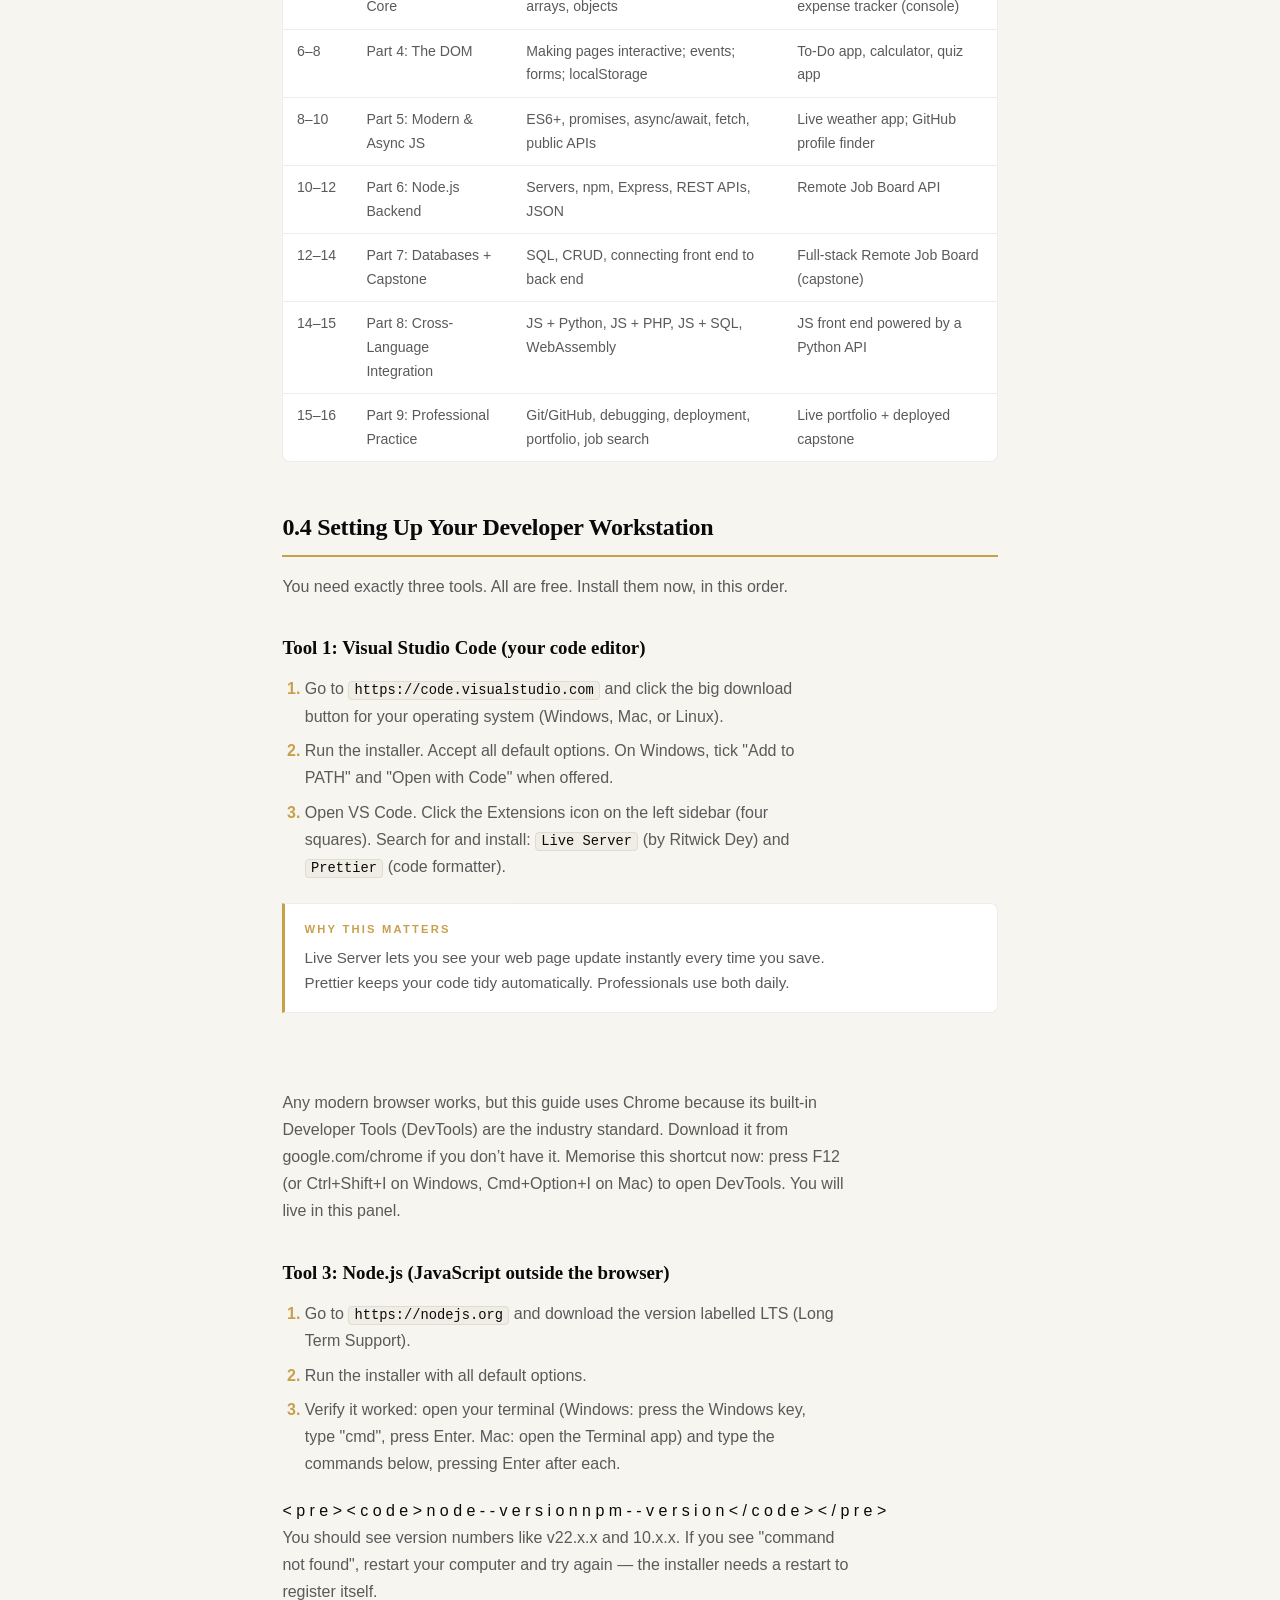
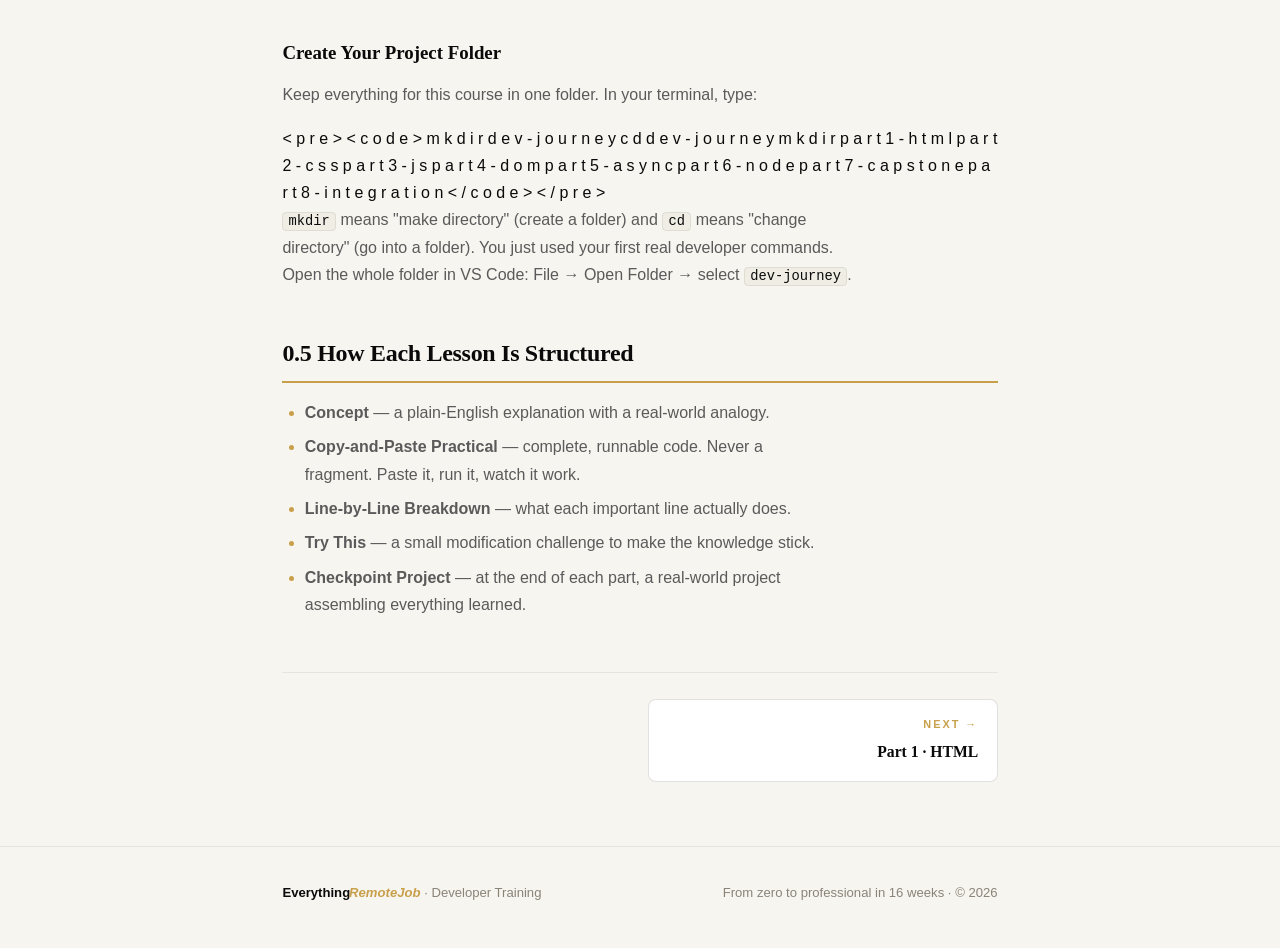
<file: part0.html>
<!DOCTYPE html>
<html lang="en">
<head>
<meta charset="UTF-8">
<meta name="viewport" content="width=device-width, initial-scale=1.0">
<title>Part 0 — How the guide works · JS & HTML Training Guide</title>
<meta name="description" content="The Complete JavaScript &amp; HTML Software Developer Training Guide — a step-by-step, hands-on 16-week curriculum from zero to professional.">
<meta property="og:type" content="website">
<meta property="og:title" content="Part 0 — How the guide works · JS &amp; HTML Training Guide">
<meta property="og:description" content="From zero to professional in 16 weeks — 9 parts, 12 real projects, 100+ copy-and-paste practicals.">
<meta property="og:url" content="https://seyidev-ops.github.io/softwaredeveloper/">
<meta property="og:image" content="https://seyidev-ops.github.io/softwaredeveloper/assets/og-thumbnail.png">
<meta property="og:image:width" content="1280">
<meta property="og:image:height" content="640">
<meta name="twitter:card" content="summary_large_image">
<meta name="twitter:image" content="https://seyidev-ops.github.io/softwaredeveloper/assets/og-thumbnail.png"><style>
/* ============================================================
   The Complete JavaScript & HTML Developer Training Guide
   Warm editorial minimalist — gold house style (#C8A04B)
   ============================================================ */
:root{
  --paper:#F7F5F0; --paper-2:#F0EDE5; --card:#FFFFFF;
  --ink:#0A0A0A; --ink-soft:#5A5A5A; --ink-faint:#8A8378;
  --accent:#C8A04B; --accent-h:#A88334;
  --line:rgba(10,10,10,.12); --line-soft:rgba(10,10,10,.07);
  --code-bg:#1B1814; --code-ink:#F2EEE6; --code-soft:#ADA79B;
  --serif:Georgia,'Times New Roman',serif;
  --sans:'Segoe UI',Calibri,'Helvetica Neue',Arial,sans-serif;
  --mono:Consolas,'SF Mono',Menlo,monospace;
}
html[data-theme="night"]{
  --paper:#14120F; --paper-2:#1B1814; --card:#1B1814;
  --ink:#F2EEE6; --ink-soft:#ADA79B; --ink-faint:#6E685D;
  --accent:#D9B25F; --accent-h:#E6C77E;
  --line:rgba(242,238,230,.14); --line-soft:rgba(242,238,230,.07);
}
*{box-sizing:border-box;margin:0;padding:0}
html{scroll-behavior:smooth}
body{
  background:var(--paper);color:var(--ink);
  font-family:var(--sans);font-weight:400;font-size:1.0rem;line-height:1.7;
  background-image:radial-gradient(var(--line-soft) 1px,transparent 1px);
  background-size:22px 22px;background-attachment:fixed;
}
a{color:inherit}
::selection{background:var(--accent);color:#fff}

/* ---------- Header ---------- */
header.site{
  position:sticky;top:0;z-index:50;
  background:color-mix(in srgb,var(--paper) 88%,transparent);
  backdrop-filter:blur(10px);-webkit-backdrop-filter:blur(10px);
  border-bottom:1px solid var(--line-soft);
}
.nav{max-width:1000px;margin:0 auto;padding:.85rem 1.4rem;
  display:flex;align-items:center;justify-content:space-between;gap:1rem}
.brand{font-family:var(--serif);font-weight:700;font-size:1.02rem;
  text-decoration:none;letter-spacing:-.2px;white-space:nowrap}
.brand .amp{color:var(--accent);font-style:italic}
.nav-right{display:flex;align-items:center;gap:1.1rem}
.nav-link{font-size:.86rem;font-weight:600;letter-spacing:.4px;
  text-decoration:none;color:var(--ink-soft)}
.nav-link:hover{color:var(--accent-h)}
.theme-btn{border:1px solid var(--line);background:transparent;color:var(--ink-soft);
  border-radius:100px;width:34px;height:34px;cursor:pointer;font-size:.95rem;line-height:1}
.theme-btn:hover{color:var(--accent-h);border-color:var(--accent)}

/* ---------- Shared column ---------- */
.col{max-width:760px;margin:0 auto;padding:0 1.4rem}
.wide{max-width:1000px;margin:0 auto;padding:0 1.4rem}

/* ---------- Kicker ---------- */
.kicker{font-family:var(--sans);font-weight:600;font-size:.74rem;
  letter-spacing:2.6px;text-transform:uppercase;color:var(--accent);
  display:flex;align-items:center;gap:.7rem;margin:2.4rem 0 .8rem}
.kicker::before{content:"";display:inline-block;width:26px;height:1px;background:var(--accent)}

/* ---------- Part hero ---------- */
.part-hero{padding:clamp(2.6rem,7vw,4.6rem) 0 1.4rem;border-bottom:1px solid var(--line-soft);margin-bottom:2.2rem}
.part-hero .kicker{margin-top:0}
.part-hero h1{font-family:var(--serif);font-weight:700;
  font-size:clamp(1.9rem,5vw,2.9rem);line-height:1.08;letter-spacing:-.8px;margin:0 0 1rem}
.anchor-row{display:flex;flex-wrap:wrap;gap:.5rem;margin:1.2rem 0 1.6rem}
.anchor-row a{font-size:.78rem;font-weight:600;text-decoration:none;color:var(--ink-soft);
  border:1px solid var(--line);border-radius:100px;padding:.32rem .85rem;background:var(--card);
  transition:border-color .25s,color .25s}
.anchor-row a:hover{border-color:var(--accent);color:var(--accent-h)}

/* ---------- Article content ---------- */
article p{margin:0 0 1.05rem;color:var(--ink-soft);max-width:64ch}
article p strong{color:var(--ink)}
article h2{font-family:var(--serif);font-weight:700;font-size:1.5rem;letter-spacing:-.3px;
  color:var(--ink);margin:2.8rem 0 1rem;padding-bottom:.45rem;
  border-bottom:2px solid var(--accent);scroll-margin-top:84px;max-width:64ch}
article h3{font-family:var(--serif);font-weight:700;font-size:1.18rem;
  color:var(--ink);margin:2rem 0 .7rem}
article h4{font-weight:700;font-size:1rem;color:var(--ink);margin:1.5rem 0 .5rem}
article ul,article ol{margin:0 0 1.2rem;padding-left:1.4rem;color:var(--ink-soft);max-width:62ch}
article li{margin-bottom:.45rem}
article li::marker{color:var(--accent);font-weight:600}
article em{color:var(--ink-faint)}
.soft{color:var(--ink-faint)}
.accent{color:var(--accent)}

/* Inline code */
article p code,article li code,td code{
  font-family:var(--mono);font-size:.86em;color:var(--ink);
  background:var(--paper-2);border:1px solid var(--line-soft);
  border-radius:4px;padding:.08em .38em;white-space:nowrap}
html[data-theme="night"] article p code,
html[data-theme="night"] article li code{color:var(--ink)}

/* Code blocks — dark surface, the standing exception */
article pre{
  background:var(--code-bg);color:var(--code-ink);
  border-left:3px solid var(--accent);border-radius:0 8px 8px 0;
  padding:1.05rem 1.2rem;margin:0 0 1.4rem;overflow-x:auto;
  font-family:var(--mono);font-size:.83rem;line-height:1.55}
article pre code{background:none;border:none;padding:0;color:inherit;white-space:pre}
.file-label{display:inline-flex;align-items:center;gap:.55rem;margin:.4rem 0 .45rem}
.file-label .fl-tag{font-size:.66rem;font-weight:700;letter-spacing:2px;color:var(--accent)}
.file-label code{font-family:var(--mono);font-size:.8rem;font-weight:600;color:var(--ink-soft);
  background:none;border:none;padding:0}
.file-label + pre{margin-top:0}

/* Callout */
.callout{background:var(--card);border:1px solid var(--line-soft);
  border-left:3px solid var(--accent);border-radius:0 8px 8px 0;
  padding:1rem 1.2rem;margin:1.4rem 0 1.6rem}
.callout .co-label{font-size:.7rem;font-weight:700;letter-spacing:2.2px;color:var(--accent);margin-bottom:.35rem}
.callout p{margin:0;font-size:.95rem}

/* Tables */
.tbl-wrap{overflow-x:auto;margin:.4rem 0 1.6rem;border:1px solid var(--line-soft);
  border-radius:8px;background:var(--card)}
table{width:100%;border-collapse:collapse;font-size:.88rem;min-width:560px}
th{background:var(--ink);color:var(--paper);text-align:left;font-weight:600;
  font-size:.78rem;letter-spacing:.6px;padding:.65rem .85rem}
html[data-theme="night"] th{background:var(--paper-2);color:var(--ink)}
td{padding:.6rem .85rem;border-top:1px solid var(--line-soft);color:var(--ink-soft);vertical-align:top}

/* ---------- Pagination ---------- */
.pager{display:flex;justify-content:space-between;gap:1rem;
  border-top:1px solid var(--line-soft);margin-top:3.4rem;padding:1.6rem 0 0}
.pager a{flex:1;text-decoration:none;border:1px solid var(--line);border-radius:8px;
  background:var(--card);padding:.95rem 1.15rem;transition:border-color .25s}
.pager a:hover{border-color:var(--accent)}
.pager .dir{font-size:.68rem;font-weight:700;letter-spacing:2px;color:var(--accent);display:block;margin-bottom:.25rem}
.pager .pt{font-family:var(--serif);font-weight:700;font-size:.98rem;color:var(--ink)}
.pager a.next{text-align:right}
.pager .ghost{visibility:hidden}

/* ---------- Landing ---------- */
.hero{padding:clamp(4rem,11vw,7.5rem) 0 clamp(2.5rem,6vw,4rem);text-align:left}
.hero .kicker{margin-top:0}
.hero h1{font-family:var(--serif);font-weight:700;
  font-size:clamp(2.5rem,7vw,4.4rem);line-height:1.04;letter-spacing:-1.5px;margin:0 0 1.3rem;max-width:16ch}
.hero h1 .em{font-style:italic;color:var(--accent)}
.hero .sub{font-size:1.07rem;color:var(--ink-soft);max-width:54ch;margin-bottom:2.2rem}
.cta-row{display:flex;align-items:center;gap:1.6rem;flex-wrap:wrap}
.btn-primary{display:inline-flex;align-items:center;gap:.6rem;text-decoration:none;
  background:var(--ink);color:var(--paper);font-weight:600;font-size:.95rem;
  padding:1rem 2.2rem;border-radius:2px;transition:background .25s}
.btn-primary .arr{transition:transform .25s}
.btn-primary:hover{background:var(--accent-h)}
.btn-primary:hover .arr{transform:translateX(4px)}
html[data-theme="night"] .btn-primary{background:var(--ink);color:var(--paper)}
.link-quiet{font-size:.92rem;color:var(--ink-faint);text-decoration:underline;text-underline-offset:4px}
.link-quiet:hover{color:var(--accent-h)}

.stat-strip{border-top:1px solid var(--line);border-bottom:1px solid var(--line);
  display:grid;grid-template-columns:repeat(4,1fr);margin:1.6rem 0 0}
.stat{padding:1.4rem 1rem;text-align:center;border-left:1px solid var(--line-soft)}
.stat:first-child{border-left:none}
.stat .n{font-family:var(--serif);font-weight:700;font-size:clamp(1.5rem,3.5vw,2.2rem);
  font-variant-numeric:tabular-nums;color:var(--ink);line-height:1.1}
.stat .l{font-size:.7rem;font-weight:600;letter-spacing:1.8px;text-transform:uppercase;color:var(--ink-faint);margin-top:.3rem}

.section{padding:clamp(3rem,8vw,5.5rem) 0 0}
.section-head{font-family:var(--serif);font-weight:700;font-size:clamp(1.6rem,4vw,2.2rem);
  letter-spacing:-.6px;margin:0 0 .7rem}
.section-sub{color:var(--ink-soft);max-width:58ch;margin-bottom:2.2rem}

.parts-grid{display:grid;grid-template-columns:repeat(auto-fill,minmax(290px,1fr));gap:1rem}
.part-card{display:block;text-decoration:none;background:var(--card);
  border:1px solid var(--line-soft);border-radius:8px;padding:1.5rem 1.5rem 1.3rem;
  transition:border-color .25s}
.part-card:hover{border-color:var(--accent)}
.part-card .pc-kicker{font-size:.68rem;font-weight:700;letter-spacing:2px;color:var(--accent);margin-bottom:.55rem}
.part-card h3{font-family:var(--serif);font-weight:700;font-size:1.16rem;letter-spacing:-.2px;color:var(--ink);margin:0 0 .5rem}
.part-card p{font-size:.88rem;color:var(--ink-soft);margin:0 0 .9rem;line-height:1.55}
.part-card .pc-mile{font-size:.78rem;color:var(--ink-faint);border-top:1px solid var(--line-soft);padding-top:.7rem}
.part-card .pc-mile strong{color:var(--ink-soft);font-weight:600}

.proj-strip{display:grid;grid-template-columns:repeat(auto-fill,minmax(220px,1fr));gap:.7rem}
.proj{background:var(--card);border:1px solid var(--line-soft);border-radius:8px;
  padding:.85rem 1.05rem;font-size:.86rem;color:var(--ink-soft);display:flex;gap:.6rem;align-items:baseline}
.proj .dot{color:var(--accent);font-weight:700}

.cta-band{margin:clamp(3.5rem,9vw,6rem) 0 0;border-top:1px solid var(--line);
  padding:clamp(2.6rem,7vw,4.5rem) 0}
.cta-band h2{font-family:var(--serif);font-weight:700;font-size:clamp(1.7rem,4.5vw,2.5rem);
  letter-spacing:-.6px;margin:0 0 .8rem;max-width:22ch}
.cta-band p{color:var(--ink-soft);max-width:52ch;margin-bottom:2rem}

/* ---------- Footer ---------- */
footer.site{border-top:1px solid var(--line-soft);margin-top:4rem;padding:2.2rem 0 2.8rem}
footer.site .col{display:flex;justify-content:space-between;gap:1rem;flex-wrap:wrap;
  font-size:.82rem;color:var(--ink-faint)}
.bm{font-weight:700;color:var(--ink)}
.bm .bm-i{font-style:italic;color:var(--accent);margin-left:-0.08em}

@media (max-width:640px){
  .stat-strip{grid-template-columns:repeat(2,1fr)}
  .stat:nth-child(3){border-left:none}
  .pager{flex-direction:column}
  .pager a.next{text-align:left}
  .pager .ghost{display:none}
}

</style>
<script>(function(){try{var t=localStorage.getItem('jsguide-theme');if(t)document.documentElement.setAttribute('data-theme',t);}catch(e){}})();</script>
</head>
<body>

<header class="site" data-live="off">
  <nav class="nav">
    <a class="brand" href="index.html">JS <span class="amp">&amp;</span> HTML — The Training Guide</a>
    <div class="nav-right">
      <a class="nav-link" href="index.html">All parts</a>
      <button class="theme-btn" id="themeBtn" aria-label="Toggle dark mode" title="Toggle dark mode">◐</button>
    </div>
  </nav>
</header>

<main class="col">
  <div class="part-hero">
    <div class="kicker">Part 0 · Start here</div>
    <h1>Start Here: How This Guide Works</h1>
    <div class="anchor-row" data-live="stagger"><a href="#0-1-who-this-guide-is-for">Who This Guide Is For</a><a href="#0-2-the-golden-rules-of-learning-to-code">The Golden Rules of Learning to Code</a><a href="#0-3-the-16-week-fast-track-roadmap">The 16-Week Fast-Track Roadmap</a><a href="#0-4-setting-up-your-developer-workstation">Setting Up Your Developer Workstation</a><a href="#0-5-how-each-lesson-is-structured">How Each Lesson Is Structured</a></div>
  </div>
  <article>

<h2 id="0-1-who-this-guide-is-for">0.1  Who This Guide Is For</h2>
<p>This guide assumes you have never written a single line of code. If you can type, save a file, and open a web browser, you have every prerequisite you need. By the end, you will be able to build complete, working web applications — front end and back end — and present yourself credibly as a junior software developer.</p>
<p>The promise is simple: every concept is explained in plain English, every concept is immediately followed by a hands-on practical you can copy, paste, and run, and every part ends with a real-world project that belongs in your portfolio.</p>
<h2 id="0-2-the-golden-rules-of-learning-to-code">0.2  The Golden Rules of Learning to Code</h2>
<ol><li><strong>Type it, then run it. </strong>Copy-paste gets you moving fast, but retype at least one practical per day by hand. Muscle memory is real.</li><li><strong>Break things on purpose. </strong>After every working practical, change something and predict what will happen. This is how professionals actually learn.</li><li><strong>Code every day. </strong>Ninety minutes daily beats ten hours on Saturday. Consistency rewires your brain; cramming does not.</li><li><strong>Errors are information, not failure. </strong>A red error message is the computer telling you exactly where to look. Read it slowly, from the top.</li><li><strong>Build, don’t just watch. </strong>Tutorials feel productive but build nothing. Every project in this guide produces something real you can show an employer.</li></ol>
<h2 id="0-3-the-16-week-fast-track-roadmap">0.3  The 16-Week Fast-Track Roadmap</h2>
<p>This is the fastest realistic path from novice to employable junior developer. &quot;Fast&quot; does not mean shallow — it means no wasted motion. Plan for 2–4 focused hours per day, 5–6 days per week.</p>
<div class="tbl-wrap"><table><colgroup><col style="width:9.62%"><col style="width:22.44%"><col style="width:38.03%"><col style="width:29.91%"></colgroup><thead><tr><th>Weeks</th><th>Part</th><th>What You Master</th><th>Project Milestone</th></tr></thead><tbody><tr><td>1–2</td><td>Part 1: HTML</td><td>Structure of every web page; semantic markup; forms, tables, media</td><td>Personal profile page + registration form</td></tr><tr><td>2–3</td><td>Part 2: CSS</td><td>Styling, box model, Flexbox, Grid, responsive design</td><td>Fully styled, mobile-friendly profile site</td></tr><tr><td>3–6</td><td>Part 3: JavaScript Core</td><td>Variables, logic, loops, functions, arrays, objects</td><td>Number-guessing game; expense tracker (console)</td></tr><tr><td>6–8</td><td>Part 4: The DOM</td><td>Making pages interactive; events; forms; localStorage</td><td>To-Do app, calculator, quiz app</td></tr><tr><td>8–10</td><td>Part 5: Modern &amp; Async JS</td><td>ES6+, promises, async/await, fetch, public APIs</td><td>Live weather app; GitHub profile finder</td></tr><tr><td>10–12</td><td>Part 6: Node.js Backend</td><td>Servers, npm, Express, REST APIs, JSON</td><td>Remote Job Board API</td></tr><tr><td>12–14</td><td>Part 7: Databases + Capstone</td><td>SQL, CRUD, connecting front end to back end</td><td>Full-stack Remote Job Board (capstone)</td></tr><tr><td>14–15</td><td>Part 8: Cross-Language Integration</td><td>JS + Python, JS + PHP, JS + SQL, WebAssembly</td><td>JS front end powered by a Python API</td></tr><tr><td>15–16</td><td>Part 9: Professional Practice</td><td>Git/GitHub, debugging, deployment, portfolio, job search</td><td>Live portfolio + deployed capstone</td></tr></tbody></table></div>
<h2 id="0-4-setting-up-your-developer-workstation">0.4  Setting Up Your Developer Workstation</h2>
<p>You need exactly three tools. All are free. Install them now, in this order.</p>
<h3>Tool 1: Visual Studio Code (your code editor)</h3>
<ol><li>Go to <code>https://code.visualstudio.com</code> and click the big download button for your operating system (Windows, Mac, or Linux).</li><li>Run the installer. Accept all default options. On Windows, tick &quot;Add to PATH&quot; and &quot;Open with Code&quot; when offered.</li><li>Open VS Code. Click the Extensions icon on the left sidebar (four squares). Search for and install: <code>Live Server</code> (by Ritwick Dey) and <code>Prettier</code> (code formatter).</li></ol>
<div class="callout"><div class="co-label">WHY THIS MATTERS</div><p>Live Server lets you see your web page update instantly every time you save. Prettier keeps your code tidy automatically. Professionals use both daily.</p></div>
<h3>Tool 2: Google Chrome (your testing browser)</h3>
<p>Any modern browser works, but this guide uses Chrome because its built-in Developer Tools (DevTools) are the industry standard. Download it from google.com/chrome if you don’t have it. Memorise this shortcut now: press F12 (or Ctrl+Shift+I on Windows, Cmd+Option+I on Mac) to open DevTools. You will live in this panel.</p>
<h3>Tool 3: Node.js (JavaScript outside the browser)</h3>
<ol><li>Go to <code>https://nodejs.org</code> and download the version labelled LTS (Long Term Support).</li><li>Run the installer with all default options.</li><li>Verify it worked: open your terminal (Windows: press the Windows key, type &quot;cmd&quot;, press Enter. Mac: open the Terminal app) and type the commands below, pressing Enter after each.</li></ol>
<
p
r
e
>
<
c
o
d
e
>
n
o
d
e
 
-
-
v
e
r
s
i
o
n


n
p
m
 
-
-
v
e
r
s
i
o
n
<
/
c
o
d
e
>
<
/
p
r
e
>
<p>You should see version numbers like v22.x.x and 10.x.x. If you see &quot;command not found&quot;, restart your computer and try again — the installer needs a restart to register itself.</p>
<h3>Create Your Project Folder</h3>
<p>Keep everything for this course in one folder. In your terminal, type:</p>
<
p
r
e
>
<
c
o
d
e
>
m
k
d
i
r
 
d
e
v
-
j
o
u
r
n
e
y


c
d
 
d
e
v
-
j
o
u
r
n
e
y


m
k
d
i
r
 
p
a
r
t
1
-
h
t
m
l
 
p
a
r
t
2
-
c
s
s
 
p
a
r
t
3
-
j
s
 
p
a
r
t
4
-
d
o
m
 
p
a
r
t
5
-
a
s
y
n
c
 
p
a
r
t
6
-
n
o
d
e
 
p
a
r
t
7
-
c
a
p
s
t
o
n
e
 
p
a
r
t
8
-
i
n
t
e
g
r
a
t
i
o
n
<
/
c
o
d
e
>
<
/
p
r
e
>
<p><code>mkdir</code> means &quot;make directory&quot; (create a folder) and <code>cd</code> means &quot;change directory&quot; (go into a folder). You just used your first real developer commands. Open the whole folder in VS Code: File → Open Folder → select <code>dev-journey</code>.</p>
<h2 id="0-5-how-each-lesson-is-structured">0.5  How Each Lesson Is Structured</h2>
<ul><li><strong>Concept </strong>— a plain-English explanation with a real-world analogy.</li><li><strong>Copy-and-Paste Practical </strong>— complete, runnable code. Never a fragment. Paste it, run it, watch it work.</li><li><strong>Line-by-Line Breakdown </strong>— what each important line actually does.</li><li><strong>Try This </strong>— a small modification challenge to make the knowledge stick.</li><li><strong>Checkpoint Project </strong>— at the end of each part, a real-world project assembling everything learned.</li></ul>
  </article>
  
<nav class="pager" data-live="off">
  <a class="ghost" aria-hidden="true"><span class="dir"></span><span class="pt"></span></a>
  <a class="next" href="part1.html"><span class="dir">NEXT →</span><span class="pt">Part 1 · HTML</span></a>
</nav>
</main>

<footer class="site">
  <div class="col">
    <div><span class="bm">Everything<span class="bm-i">RemoteJob</span></span> · Developer Training</div>
    <div>From zero to professional in 16 weeks · &copy; 2026</div>
  </div>
</footer>

<script>
  (function(){
    var b=document.getElementById('themeBtn');
    if(b)b.addEventListener('click',function(){
      var r=document.documentElement;
      var n=r.getAttribute('data-theme')==='night'?'':'night';
      if(n)r.setAttribute('data-theme',n);else r.removeAttribute('data-theme');
      try{localStorage.setItem('jsguide-theme',n);}catch(e){}
    });
  })();
  window.LIVELINESS={accent:"#C8A04B",distance:14,duration:900,stagger:90,threshold:0.12,once:true,hover:true,ripple:true,smoothAnchors:true,auto:true};
</script>
<script>
/* ============================================================================
   LIVELINESS LAYER — v1.0
   A drop-in motion layer that brings any existing site "alive" without
   touching its existing design. Warm editorial minimalist motion language:
   quiet entrances, a single orchestrated load, restrained micro-interactions.

   USAGE (one line in <head> or before </body>):
     <\script src="liveliness.js" defer><\/script>

   That's it. The layer auto-injects its own CSS, auto-detects sensible
   targets (headings, paragraphs, cards, images, buttons, links, list items,
   sections), and animates them — while fully respecting any existing styles,
   layout, and prefers-reduced-motion.

   OPT-IN / OPT-OUT via data attributes (no class changes required):
     data-live="reveal"     force-reveal an element
     data-live="rise"       fade + translateY entrance
     data-live="fade"       fade only (no movement)
     data-live="left"       enter from left
     data-live="right"      enter from right
     data-live="scale"      gentle scale-in
     data-live="stagger"    stagger this element's *children*
     data-live="off"        exclude this element (and skip auto-detect)
     data-live-delay="120"  per-element delay in ms

   CONFIG (optional, set BEFORE the script loads):
     window.LIVELINESS = {
       auto: true,            // auto-detect targets (default true)
       distance: 14,          // px of travel for rise/left/right (house = 14)
       duration: 900,         // entrance duration in ms
       stagger: 90,           // ms between staggered siblings
       threshold: 0.12,       // viewport ratio to trigger reveal
       once: true,            // animate each element only once
       hover: true,           // enable hover micro-interactions
       ripple: true,          // enable button press feedback
       smoothAnchors: true,   // smooth in-page anchor scrolling
       accent: null           // override accent color for ripple/focus glow
     };
   ============================================================================ */
(function () {
  "use strict";

  var CFG = Object.assign({
    auto: true,
    distance: 14,
    duration: 900,
    stagger: 90,
    threshold: 0.12,
    once: true,
    hover: true,
    ripple: true,
    smoothAnchors: true,
    accent: null
  }, window.LIVELINESS || {});

  var REDUCED = window.matchMedia &&
    window.matchMedia("(prefers-reduced-motion: reduce)").matches;

  var EASE = "cubic-bezier(.22,.61,.36,1)"; // house "quiet entrance" easing

  /* ---- inject stylesheet ------------------------------------------------ */
  function injectCSS() {
    if (document.getElementById("liveliness-css")) return;
    var accentRule = CFG.accent
      ? "--ll-accent:" + CFG.accent + ";"
      : "--ll-accent:currentColor;";

    var css = [
      ":root{" + accentRule +
        "--ll-dur:" + CFG.duration + "ms;" +
        "--ll-dist:" + CFG.distance + "px;" +
        "--ll-ease:" + EASE + ";}",

      /* base hidden state — only applied to flagged elements */
      ".ll-prep{opacity:0;will-change:opacity,transform;}",
      ".ll-prep.ll-rise{transform:translateY(var(--ll-dist));}",
      ".ll-prep.ll-left{transform:translateX(calc(var(--ll-dist) * -1.6));}",
      ".ll-prep.ll-right{transform:translateX(calc(var(--ll-dist) * 1.6));}",
      ".ll-prep.ll-scale{transform:scale(.97);}",
      ".ll-prep.ll-fade{transform:none;}",

      /* revealed state */
      ".ll-in{opacity:1!important;transform:none!important;" +
        "transition:opacity var(--ll-dur) var(--ll-ease)," +
        "transform var(--ll-dur) var(--ll-ease);}",

      /* hover micro-interactions (quiet, never loud) */
      ".ll-hover-lift{transition:transform .3s var(--ll-ease)," +
        "box-shadow .3s var(--ll-ease);}",
      ".ll-hover-lift:hover{transform:translateY(-2px);}",
      ".ll-hover-press{transition:transform .12s var(--ll-ease);}",
      ".ll-hover-press:active{transform:scale(.97);}",
      ".ll-hover-arrow{transition:transform .3s var(--ll-ease);" +
        "display:inline-block;}",
      "a:hover > .ll-hover-arrow,button:hover > .ll-hover-arrow{" +
        "transform:translateX(4px);}",

      /* ripple */
      ".ll-ripple-host{position:relative;overflow:hidden;}",
      ".ll-ripple{position:absolute;border-radius:50%;pointer-events:none;" +
        "transform:scale(0);opacity:.18;background:var(--ll-accent);" +
        "animation:ll-ripple .55s var(--ll-ease) forwards;}",
      "@keyframes ll-ripple{to{transform:scale(2.4);opacity:0;}}",

      /* honor reduced motion completely */
      "@media (prefers-reduced-motion:reduce){" +
        ".ll-prep,.ll-in{opacity:1!important;transform:none!important;" +
        "transition:none!important;animation:none!important;}" +
        ".ll-ripple{display:none!important;}}"
    ].join("");

    var style = document.createElement("style");
    style.id = "liveliness-css";
    style.textContent = css;
    document.head.appendChild(style);
  }

  /* ---- decide what to animate ------------------------------------------- */
  var AUTO_SELECTOR = [
    "h1", "h2", "h3", "h4",
    "p", "blockquote",
    "img", "figure", "picture", "video",
    "ul > li", "ol > li",
    ".card", "[class*=card]", "[class*=Card]",
    "section > *", "article > *",
    "button", ".btn", "[class*=button]",
    "a[class]"
  ].join(",");

  function classify(el) {
    var v = el.getAttribute("data-live");
    if (v === "off") return null;
    if (v) return v;                       // explicit wins
    if (!CFG.auto) return null;

    var tag = el.tagName.toLowerCase();
    if (tag === "img" || tag === "figure" || tag === "picture" || tag === "video")
      return "scale";
    if (tag === "h1" || tag === "h2" || tag === "h3" || tag === "h4")
      return "rise";
    return "rise";
  }

  function isExcluded(el) {
    // skip if an ancestor opted out, or element is fixed/sticky chrome
    if (el.closest("[data-live='off']")) return true;
    var pos = getComputedStyle(el).position;
    if (pos === "fixed" || pos === "sticky") return true;
    return false;
  }

  /* ---- prepare elements (set hidden state) ------------------------------ */
  function prep(el, kind, delayMs) {
    if (el.__llDone) return;
    el.classList.add("ll-prep");
    if (kind === "fade") el.classList.add("ll-fade");
    else if (kind === "left") el.classList.add("ll-left");
    else if (kind === "right") el.classList.add("ll-right");
    else if (kind === "scale") el.classList.add("ll-scale");
    else el.classList.add("ll-rise");
    if (delayMs) el.style.transitionDelay = delayMs + "ms";
    el.__llKind = kind;
    el.__llDelay = delayMs || 0;
  }

  function reveal(el) {
    if (el.__llDone) return;
    el.__llDone = true;
    el.classList.remove("ll-prep");
    el.classList.add("ll-in");
    // clean up after the transition so layout/inline styles aren't polluted
    var d = (CFG.duration + el.__llDelay + 80);
    setTimeout(function () {
      el.style.transitionDelay = "";
      el.style.willChange = "";
    }, d);
  }

  /* ---- observer --------------------------------------------------------- */
  function buildObserver() {
    if (!("IntersectionObserver" in window)) {
      // no IO support: just reveal everything immediately
      return { observe: function (el) { reveal(el); } };
    }
    return new IntersectionObserver(function (entries, obs) {
      entries.forEach(function (e) {
        if (e.isIntersecting) {
          reveal(e.target);
          if (CFG.once) obs.unobserve(e.target);
        } else if (!CFG.once && e.target.__llDone) {
          // replay mode: reset
          e.target.__llDone = false;
          prep(e.target, e.target.__llKind, e.target.__llDelay);
        }
      });
    }, { threshold: CFG.threshold, rootMargin: "0px 0px -8% 0px" });
  }

  /* ---- hover / micro-interaction wiring --------------------------------- */
  function wireHover() {
    if (!CFG.hover || REDUCED) return;
    document.querySelectorAll(".card,[class*=card],[class*=Card]")
      .forEach(function (el) {
        if (!isExcluded(el)) el.classList.add("ll-hover-lift");
      });
    document.querySelectorAll("button,.btn,[class*=button],a[class]")
      .forEach(function (el) {
        if (!isExcluded(el)) el.classList.add("ll-hover-press");
      });
  }

  function wireRipple() {
    if (!CFG.ripple || REDUCED) return;
    document.querySelectorAll("button,.btn,[class*=button]")
      .forEach(function (el) {
        if (isExcluded(el)) return;
        el.classList.add("ll-ripple-host");
        el.addEventListener("click", function (ev) {
          var r = el.getBoundingClientRect();
          var size = Math.max(r.width, r.height);
          var span = document.createElement("span");
          span.className = "ll-ripple";
          span.style.width = span.style.height = size + "px";
          span.style.left = (ev.clientX - r.left - size / 2) + "px";
          span.style.top = (ev.clientY - r.top - size / 2) + "px";
          el.appendChild(span);
          setTimeout(function () { span.remove(); }, 600);
        });
      });
  }

  function wireAnchors() {
    if (!CFG.smoothAnchors) return;
    document.addEventListener("click", function (ev) {
      var a = ev.target.closest && ev.target.closest('a[href^="#"]');
      if (!a) return;
      var id = a.getAttribute("href");
      if (id.length < 2) return;
      var t = document.querySelector(id);
      if (!t) return;
      ev.preventDefault();
      t.scrollIntoView({
        behavior: REDUCED ? "auto" : "smooth",
        block: "start"
      });
    });
  }

  /* ---- staggering ------------------------------------------------------- */
  function applyStagger(parent) {
    var kids = Array.prototype.filter.call(parent.children, function (c) {
      return c.getAttribute("data-live") !== "off";
    });
    kids.forEach(function (c, i) {
      var k = classify(c) || "rise";
      prep(c, k, i * CFG.stagger);
      OBS.observe(c);
      c.__llStaggered = true;
    });
  }

  /* ---- init ------------------------------------------------------------- */
  var OBS;
  function init() {
    injectCSS();
    if (REDUCED) { wireAnchors(); return; } // motion off, keep smooth scroll

    OBS = buildObserver();

    // 1) explicit stagger containers first
    document.querySelectorAll('[data-live="stagger"]').forEach(applyStagger);

    // 2) everything else
    var targets = document.querySelectorAll(
      CFG.auto ? AUTO_SELECTOR + ",[data-live]" : "[data-live]"
    );
    targets.forEach(function (el) {
      if (el.__llStaggered || el.__llDone) return;
      if (isExcluded(el)) return;
      var kind = classify(el);
      if (!kind || kind === "stagger") return;
      var d = parseInt(el.getAttribute("data-live-delay") || "0", 10);
      prep(el, kind, d);
      OBS.observe(el);
    });

    wireHover();
    wireRipple();
    wireAnchors();
  }

  if (document.readyState === "loading") {
    document.addEventListener("DOMContentLoaded", init);
  } else {
    init();
  }

  // expose a manual hook for dynamically injected content
  window.Liveliness = {
    refresh: init,
    reveal: reveal,
    config: CFG
  };
})();

</script>
</body>
</html>
</file>
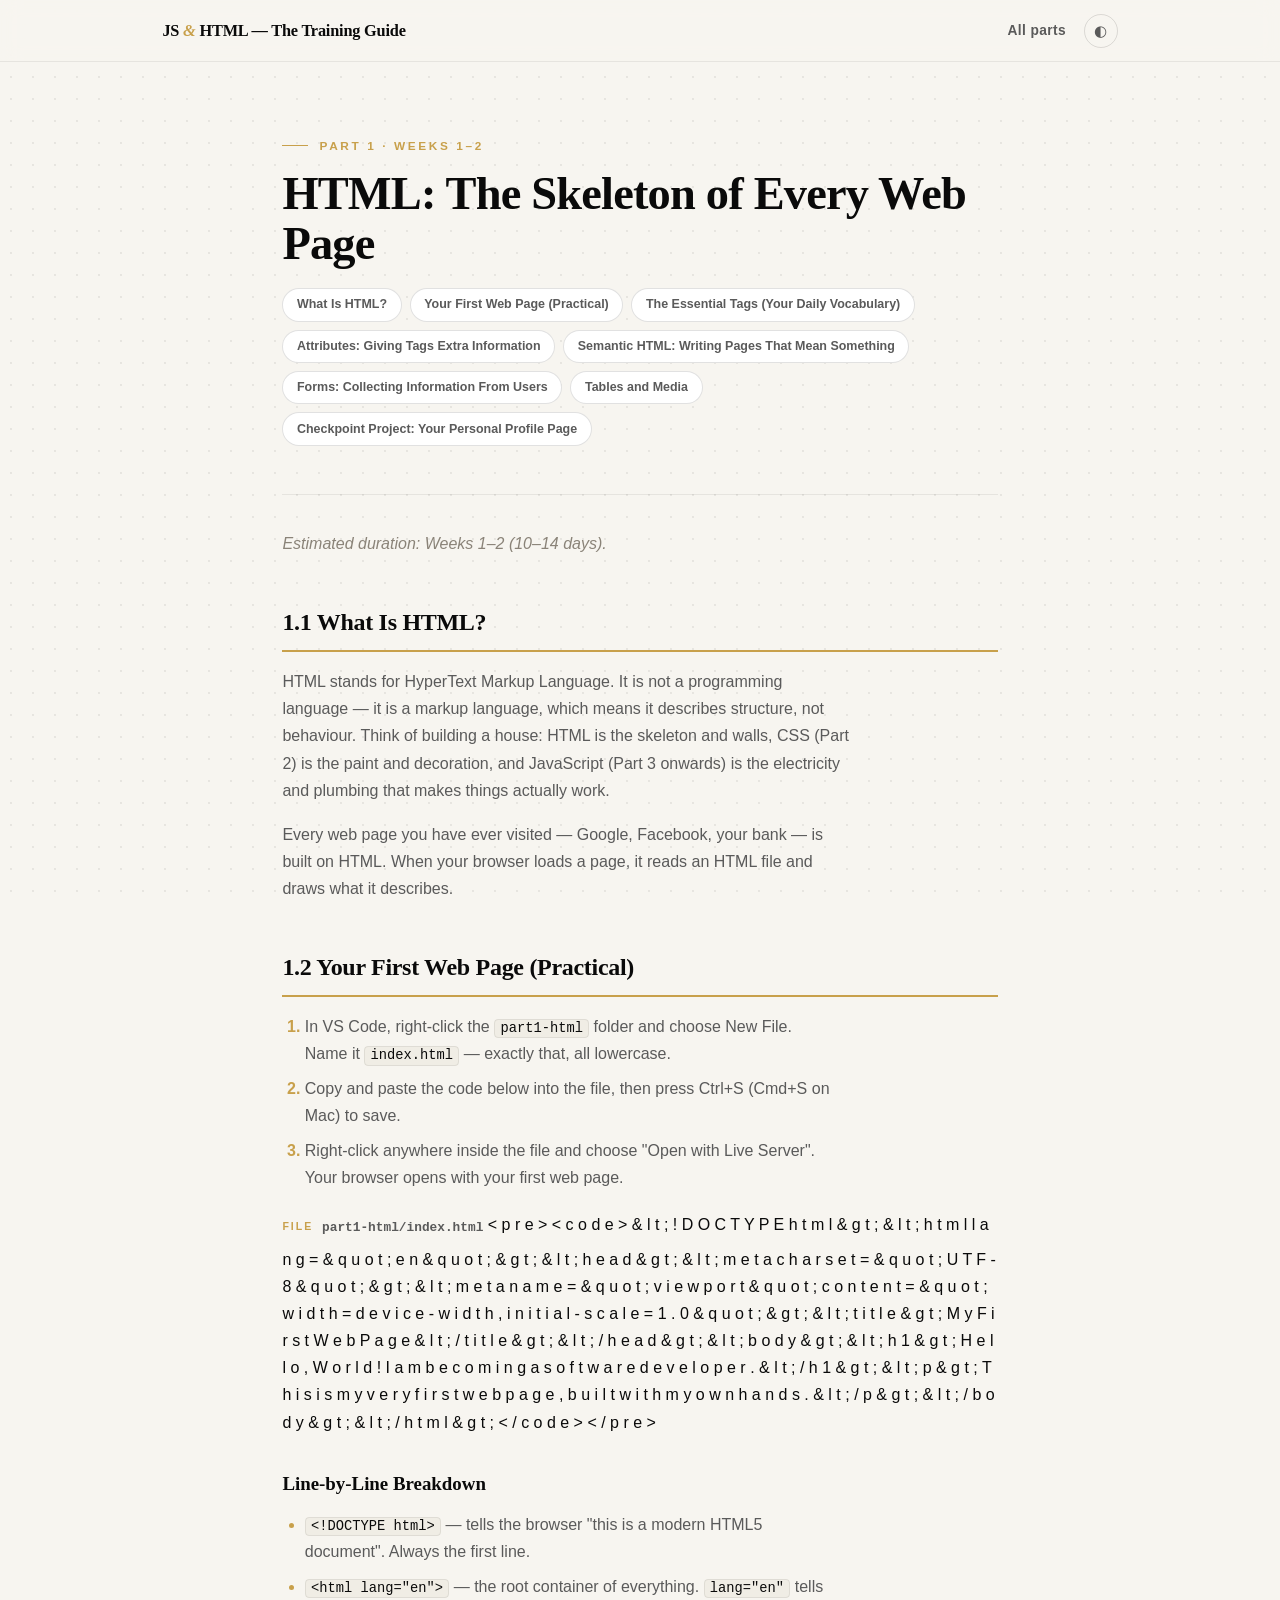
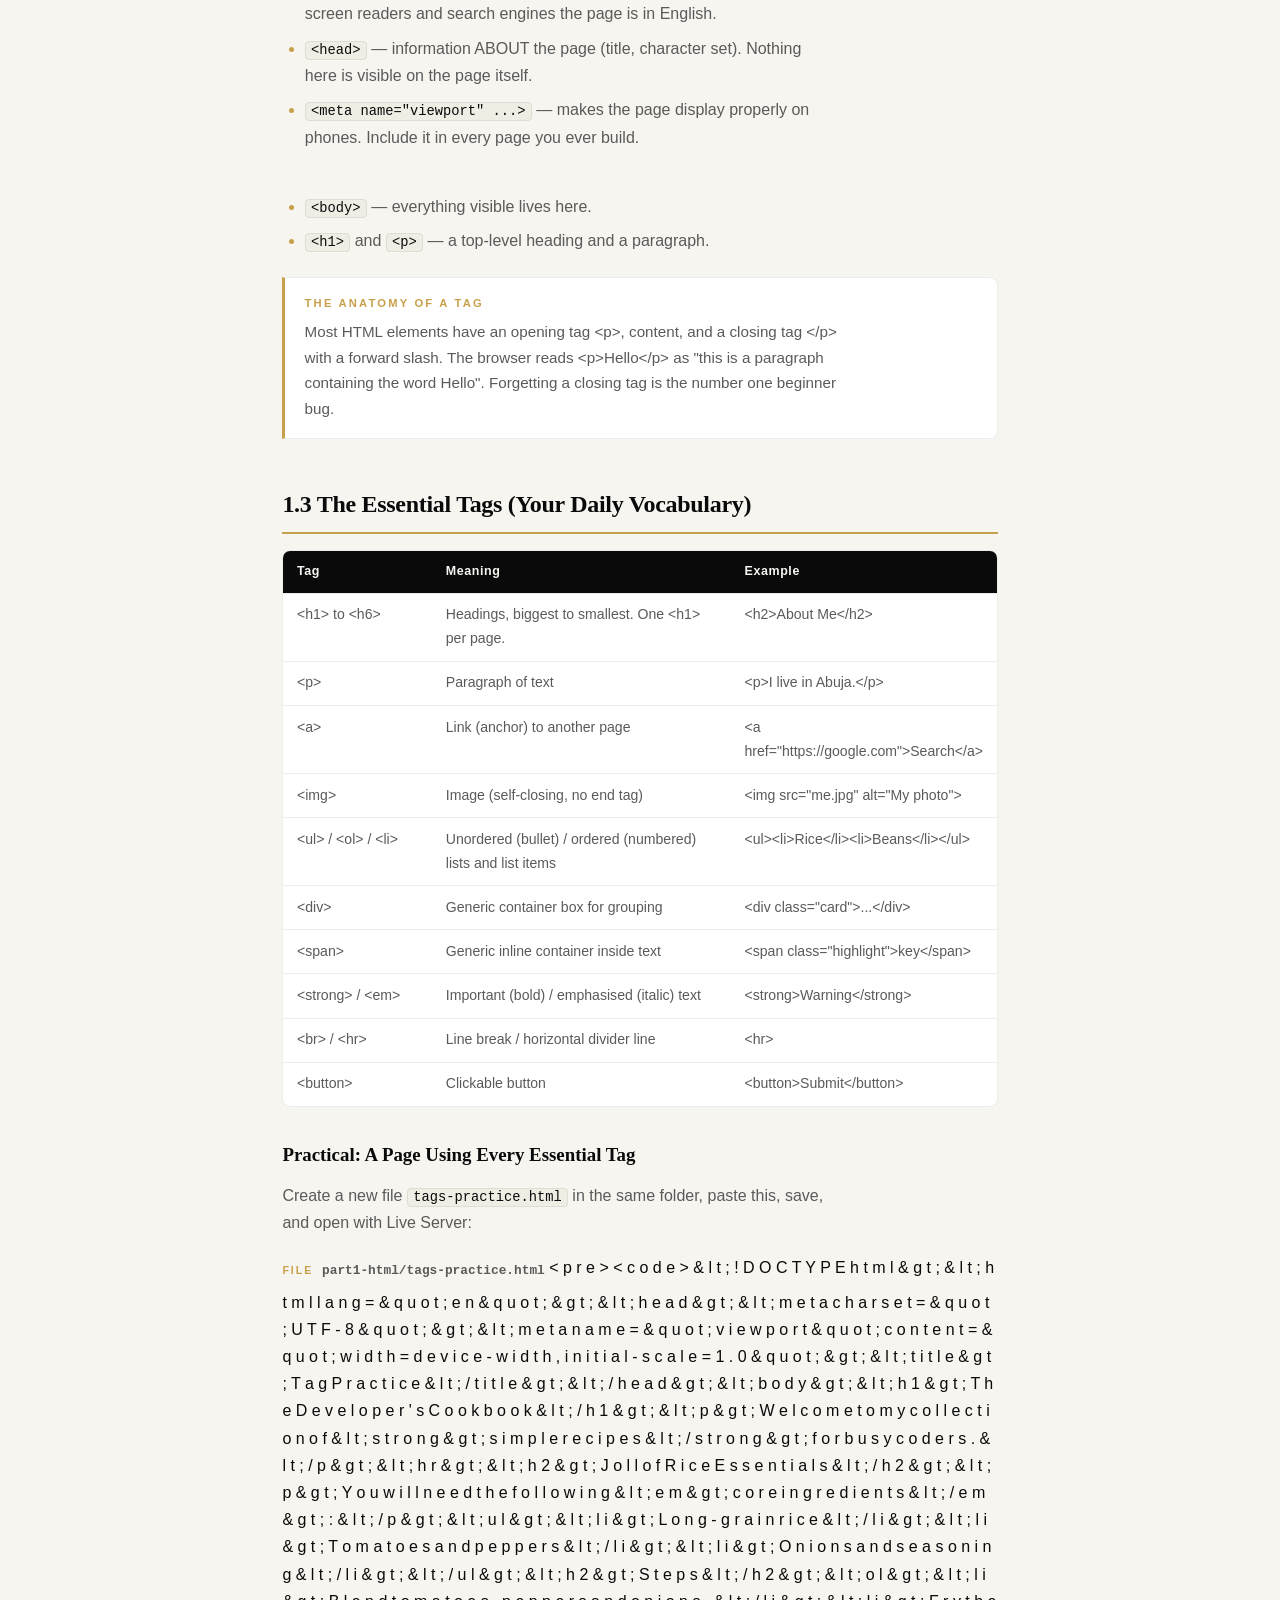
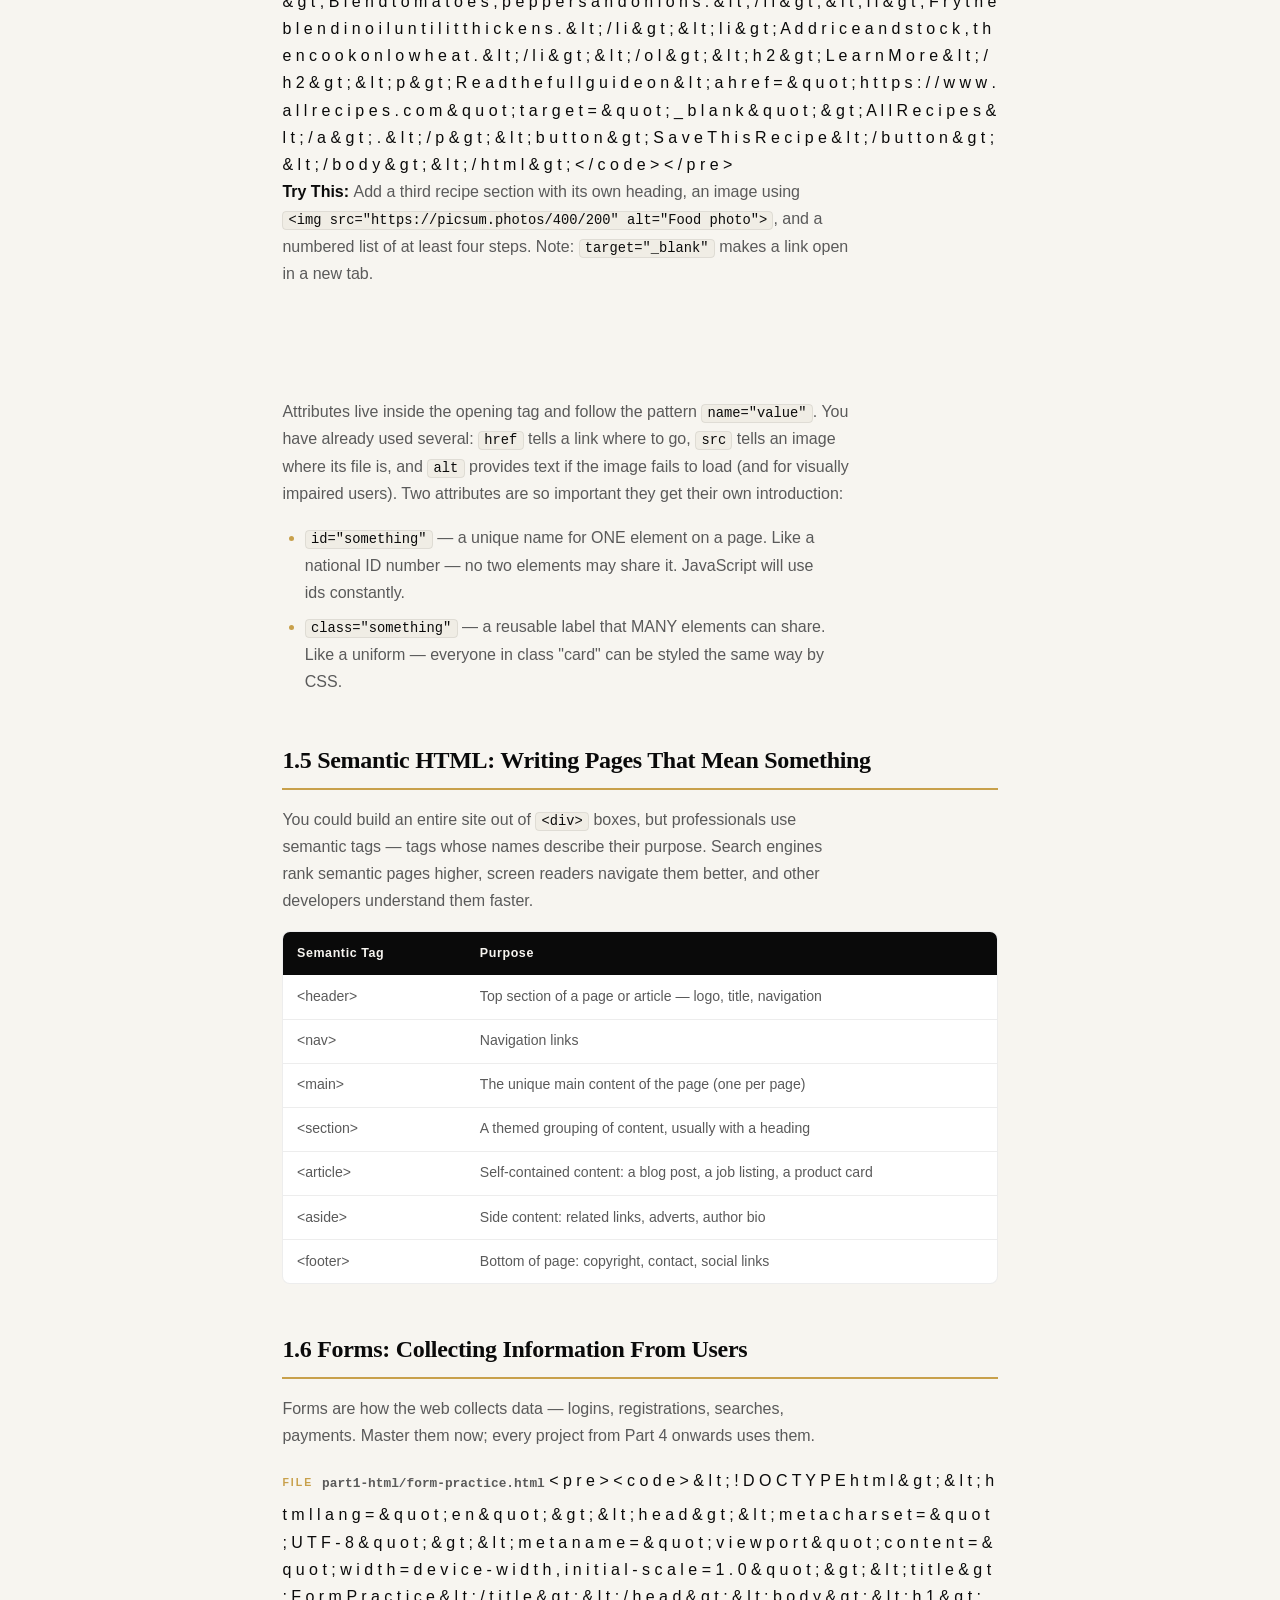
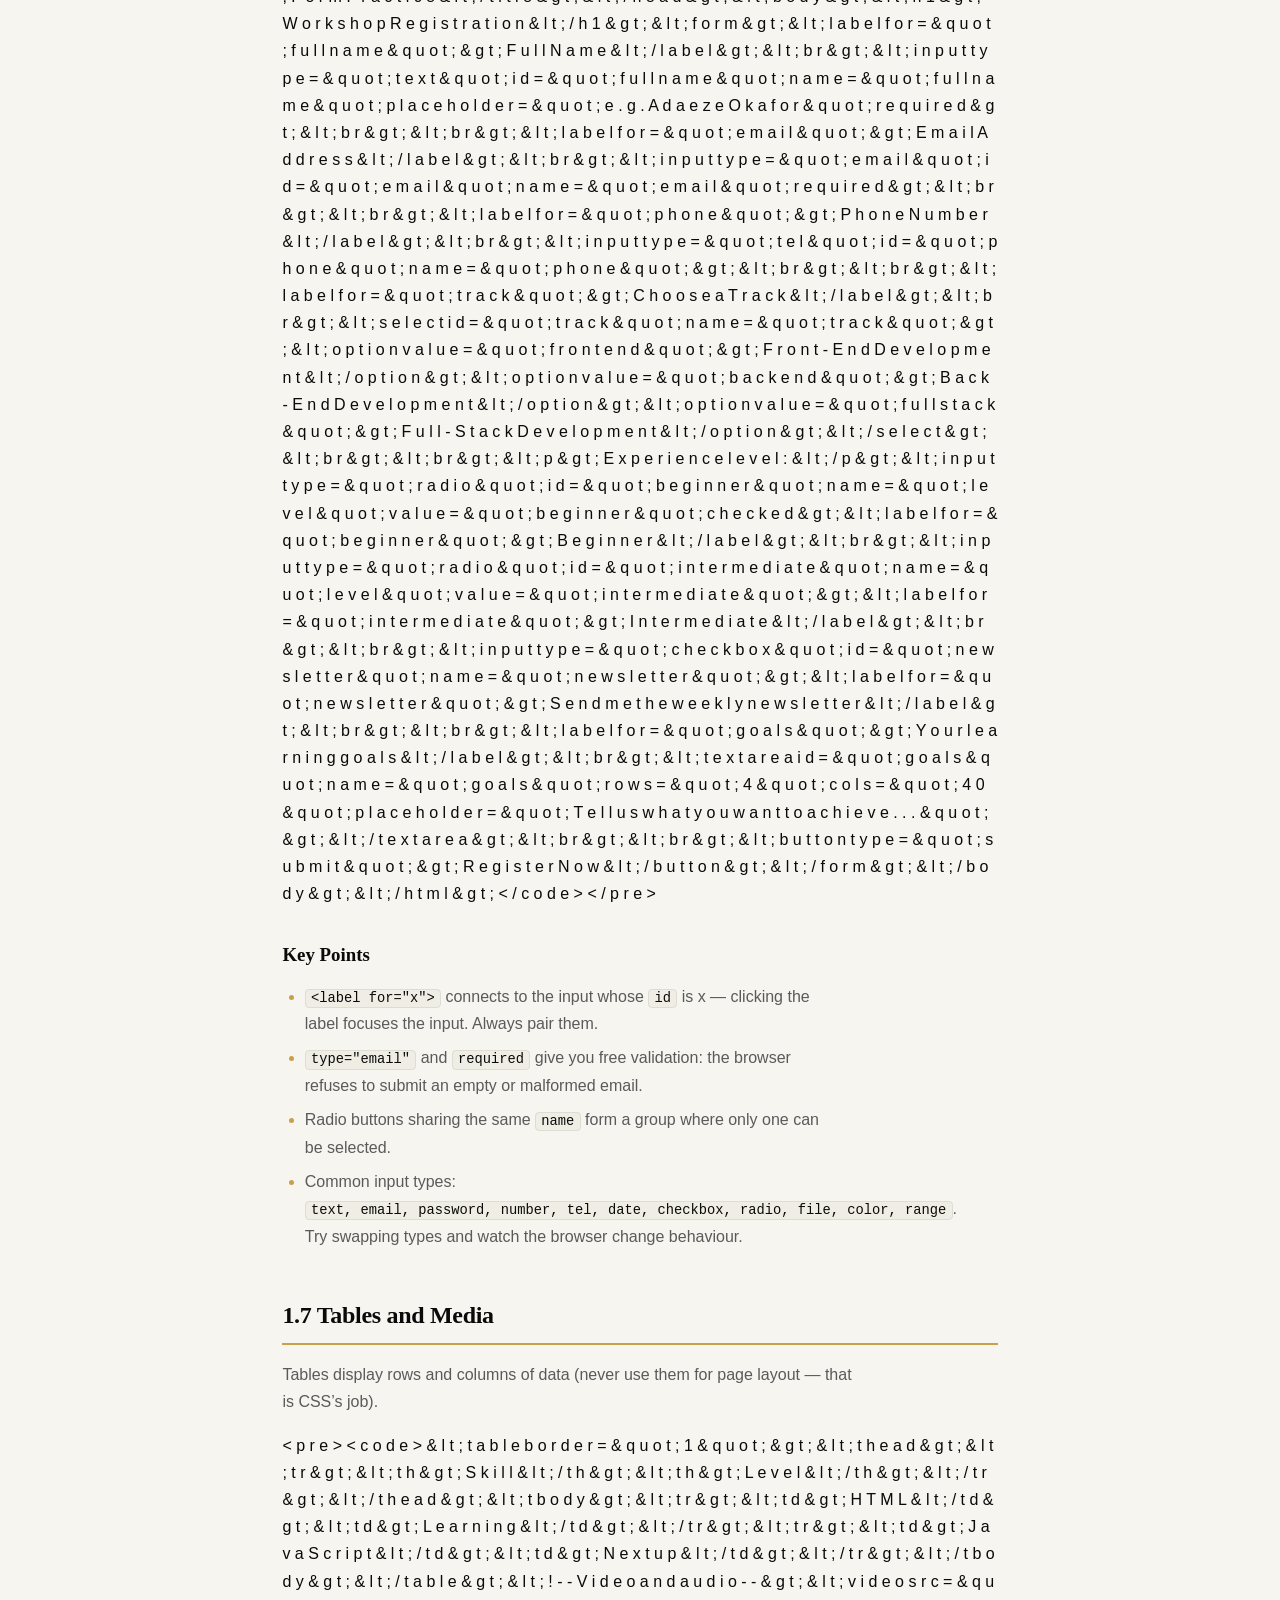
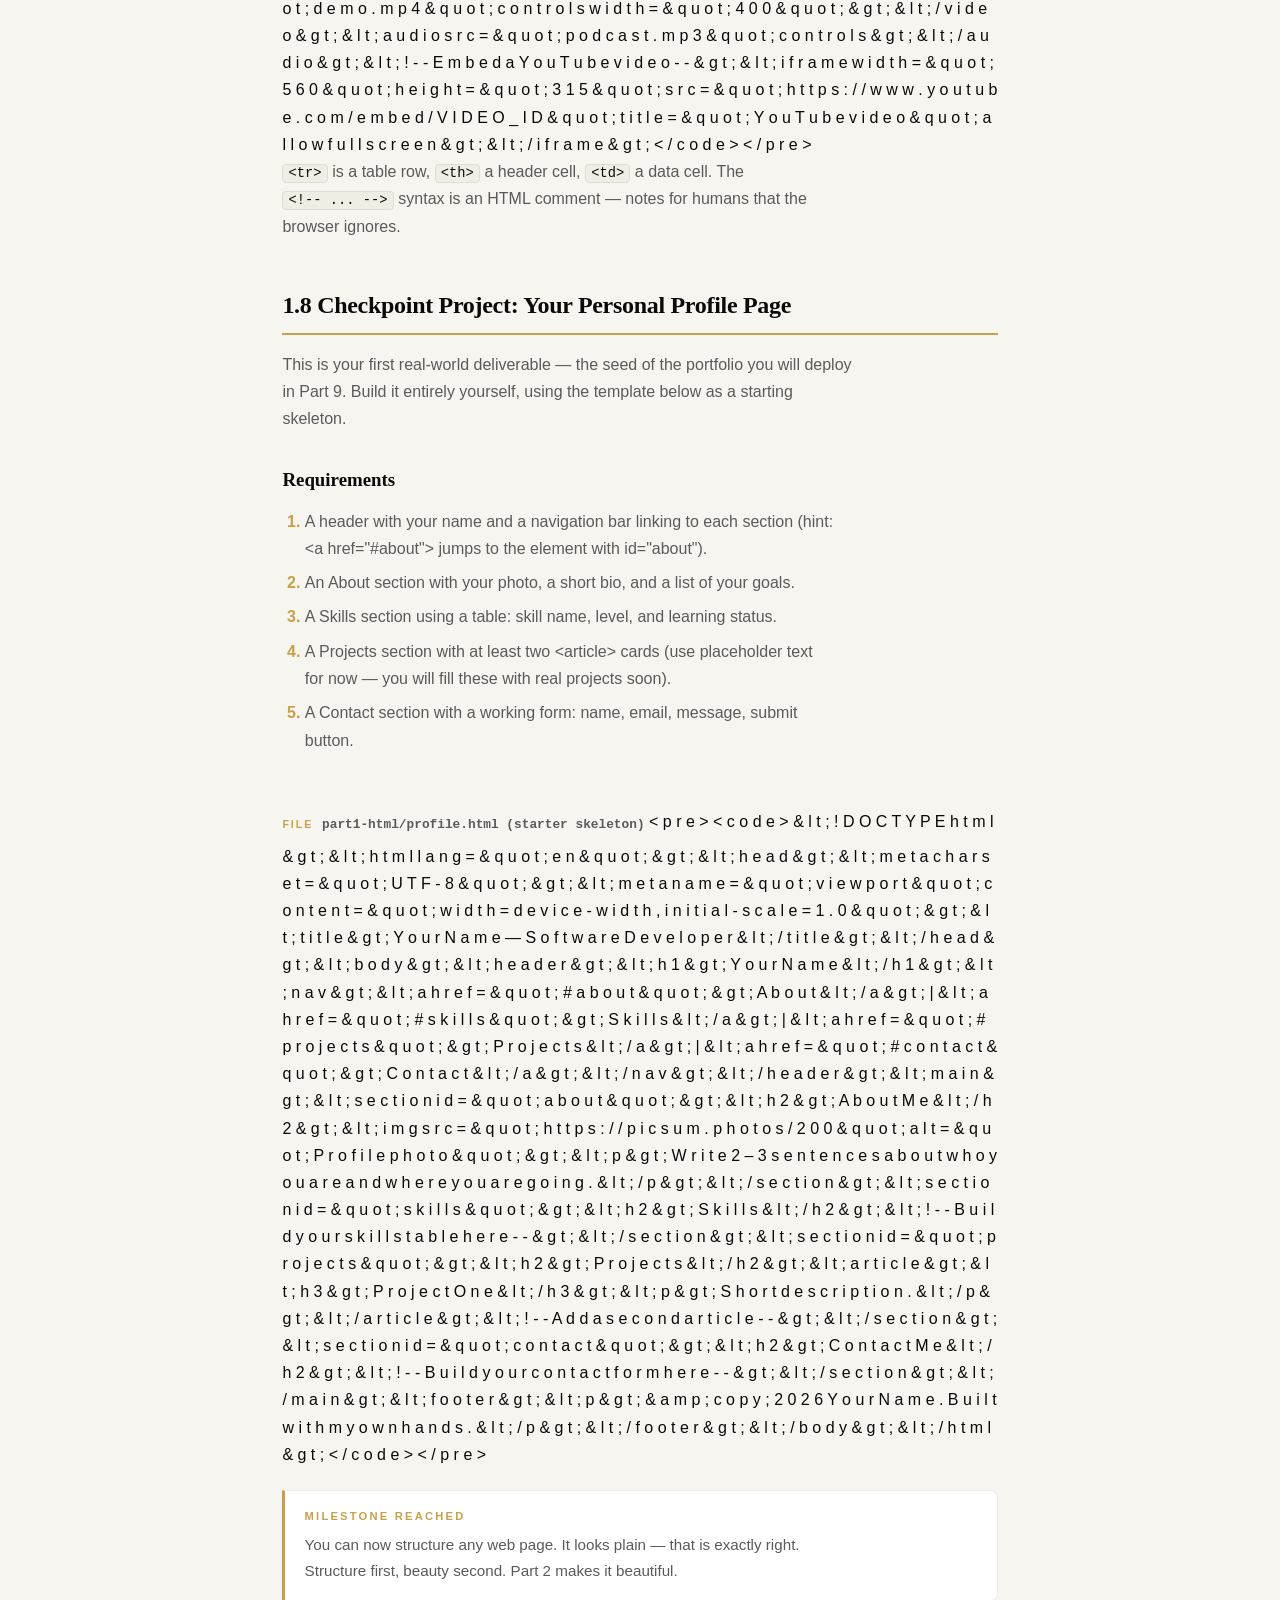
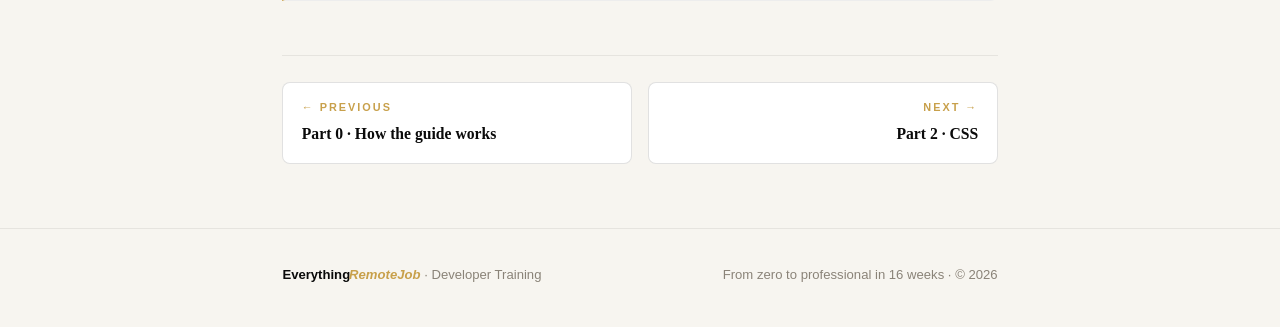
<file: part1.html>
<!DOCTYPE html>
<html lang="en">
<head>
<meta charset="UTF-8">
<meta name="viewport" content="width=device-width, initial-scale=1.0">
<title>Part 1 — HTML · JS & HTML Training Guide</title>
<meta name="description" content="The Complete JavaScript &amp; HTML Software Developer Training Guide — a step-by-step, hands-on 16-week curriculum from zero to professional.">
<meta property="og:type" content="website">
<meta property="og:title" content="Part 1 — HTML · JS &amp; HTML Training Guide">
<meta property="og:description" content="From zero to professional in 16 weeks — 9 parts, 12 real projects, 100+ copy-and-paste practicals.">
<meta property="og:url" content="https://seyidev-ops.github.io/softwaredeveloper/">
<meta property="og:image" content="https://seyidev-ops.github.io/softwaredeveloper/assets/og-thumbnail.png">
<meta property="og:image:width" content="1280">
<meta property="og:image:height" content="640">
<meta name="twitter:card" content="summary_large_image">
<meta name="twitter:image" content="https://seyidev-ops.github.io/softwaredeveloper/assets/og-thumbnail.png"><style>
/* ============================================================
   The Complete JavaScript & HTML Developer Training Guide
   Warm editorial minimalist — gold house style (#C8A04B)
   ============================================================ */
:root{
  --paper:#F7F5F0; --paper-2:#F0EDE5; --card:#FFFFFF;
  --ink:#0A0A0A; --ink-soft:#5A5A5A; --ink-faint:#8A8378;
  --accent:#C8A04B; --accent-h:#A88334;
  --line:rgba(10,10,10,.12); --line-soft:rgba(10,10,10,.07);
  --code-bg:#1B1814; --code-ink:#F2EEE6; --code-soft:#ADA79B;
  --serif:Georgia,'Times New Roman',serif;
  --sans:'Segoe UI',Calibri,'Helvetica Neue',Arial,sans-serif;
  --mono:Consolas,'SF Mono',Menlo,monospace;
}
html[data-theme="night"]{
  --paper:#14120F; --paper-2:#1B1814; --card:#1B1814;
  --ink:#F2EEE6; --ink-soft:#ADA79B; --ink-faint:#6E685D;
  --accent:#D9B25F; --accent-h:#E6C77E;
  --line:rgba(242,238,230,.14); --line-soft:rgba(242,238,230,.07);
}
*{box-sizing:border-box;margin:0;padding:0}
html{scroll-behavior:smooth}
body{
  background:var(--paper);color:var(--ink);
  font-family:var(--sans);font-weight:400;font-size:1.0rem;line-height:1.7;
  background-image:radial-gradient(var(--line-soft) 1px,transparent 1px);
  background-size:22px 22px;background-attachment:fixed;
}
a{color:inherit}
::selection{background:var(--accent);color:#fff}

/* ---------- Header ---------- */
header.site{
  position:sticky;top:0;z-index:50;
  background:color-mix(in srgb,var(--paper) 88%,transparent);
  backdrop-filter:blur(10px);-webkit-backdrop-filter:blur(10px);
  border-bottom:1px solid var(--line-soft);
}
.nav{max-width:1000px;margin:0 auto;padding:.85rem 1.4rem;
  display:flex;align-items:center;justify-content:space-between;gap:1rem}
.brand{font-family:var(--serif);font-weight:700;font-size:1.02rem;
  text-decoration:none;letter-spacing:-.2px;white-space:nowrap}
.brand .amp{color:var(--accent);font-style:italic}
.nav-right{display:flex;align-items:center;gap:1.1rem}
.nav-link{font-size:.86rem;font-weight:600;letter-spacing:.4px;
  text-decoration:none;color:var(--ink-soft)}
.nav-link:hover{color:var(--accent-h)}
.theme-btn{border:1px solid var(--line);background:transparent;color:var(--ink-soft);
  border-radius:100px;width:34px;height:34px;cursor:pointer;font-size:.95rem;line-height:1}
.theme-btn:hover{color:var(--accent-h);border-color:var(--accent)}

/* ---------- Shared column ---------- */
.col{max-width:760px;margin:0 auto;padding:0 1.4rem}
.wide{max-width:1000px;margin:0 auto;padding:0 1.4rem}

/* ---------- Kicker ---------- */
.kicker{font-family:var(--sans);font-weight:600;font-size:.74rem;
  letter-spacing:2.6px;text-transform:uppercase;color:var(--accent);
  display:flex;align-items:center;gap:.7rem;margin:2.4rem 0 .8rem}
.kicker::before{content:"";display:inline-block;width:26px;height:1px;background:var(--accent)}

/* ---------- Part hero ---------- */
.part-hero{padding:clamp(2.6rem,7vw,4.6rem) 0 1.4rem;border-bottom:1px solid var(--line-soft);margin-bottom:2.2rem}
.part-hero .kicker{margin-top:0}
.part-hero h1{font-family:var(--serif);font-weight:700;
  font-size:clamp(1.9rem,5vw,2.9rem);line-height:1.08;letter-spacing:-.8px;margin:0 0 1rem}
.anchor-row{display:flex;flex-wrap:wrap;gap:.5rem;margin:1.2rem 0 1.6rem}
.anchor-row a{font-size:.78rem;font-weight:600;text-decoration:none;color:var(--ink-soft);
  border:1px solid var(--line);border-radius:100px;padding:.32rem .85rem;background:var(--card);
  transition:border-color .25s,color .25s}
.anchor-row a:hover{border-color:var(--accent);color:var(--accent-h)}

/* ---------- Article content ---------- */
article p{margin:0 0 1.05rem;color:var(--ink-soft);max-width:64ch}
article p strong{color:var(--ink)}
article h2{font-family:var(--serif);font-weight:700;font-size:1.5rem;letter-spacing:-.3px;
  color:var(--ink);margin:2.8rem 0 1rem;padding-bottom:.45rem;
  border-bottom:2px solid var(--accent);scroll-margin-top:84px;max-width:64ch}
article h3{font-family:var(--serif);font-weight:700;font-size:1.18rem;
  color:var(--ink);margin:2rem 0 .7rem}
article h4{font-weight:700;font-size:1rem;color:var(--ink);margin:1.5rem 0 .5rem}
article ul,article ol{margin:0 0 1.2rem;padding-left:1.4rem;color:var(--ink-soft);max-width:62ch}
article li{margin-bottom:.45rem}
article li::marker{color:var(--accent);font-weight:600}
article em{color:var(--ink-faint)}
.soft{color:var(--ink-faint)}
.accent{color:var(--accent)}

/* Inline code */
article p code,article li code,td code{
  font-family:var(--mono);font-size:.86em;color:var(--ink);
  background:var(--paper-2);border:1px solid var(--line-soft);
  border-radius:4px;padding:.08em .38em;white-space:nowrap}
html[data-theme="night"] article p code,
html[data-theme="night"] article li code{color:var(--ink)}

/* Code blocks — dark surface, the standing exception */
article pre{
  background:var(--code-bg);color:var(--code-ink);
  border-left:3px solid var(--accent);border-radius:0 8px 8px 0;
  padding:1.05rem 1.2rem;margin:0 0 1.4rem;overflow-x:auto;
  font-family:var(--mono);font-size:.83rem;line-height:1.55}
article pre code{background:none;border:none;padding:0;color:inherit;white-space:pre}
.file-label{display:inline-flex;align-items:center;gap:.55rem;margin:.4rem 0 .45rem}
.file-label .fl-tag{font-size:.66rem;font-weight:700;letter-spacing:2px;color:var(--accent)}
.file-label code{font-family:var(--mono);font-size:.8rem;font-weight:600;color:var(--ink-soft);
  background:none;border:none;padding:0}
.file-label + pre{margin-top:0}

/* Callout */
.callout{background:var(--card);border:1px solid var(--line-soft);
  border-left:3px solid var(--accent);border-radius:0 8px 8px 0;
  padding:1rem 1.2rem;margin:1.4rem 0 1.6rem}
.callout .co-label{font-size:.7rem;font-weight:700;letter-spacing:2.2px;color:var(--accent);margin-bottom:.35rem}
.callout p{margin:0;font-size:.95rem}

/* Tables */
.tbl-wrap{overflow-x:auto;margin:.4rem 0 1.6rem;border:1px solid var(--line-soft);
  border-radius:8px;background:var(--card)}
table{width:100%;border-collapse:collapse;font-size:.88rem;min-width:560px}
th{background:var(--ink);color:var(--paper);text-align:left;font-weight:600;
  font-size:.78rem;letter-spacing:.6px;padding:.65rem .85rem}
html[data-theme="night"] th{background:var(--paper-2);color:var(--ink)}
td{padding:.6rem .85rem;border-top:1px solid var(--line-soft);color:var(--ink-soft);vertical-align:top}

/* ---------- Pagination ---------- */
.pager{display:flex;justify-content:space-between;gap:1rem;
  border-top:1px solid var(--line-soft);margin-top:3.4rem;padding:1.6rem 0 0}
.pager a{flex:1;text-decoration:none;border:1px solid var(--line);border-radius:8px;
  background:var(--card);padding:.95rem 1.15rem;transition:border-color .25s}
.pager a:hover{border-color:var(--accent)}
.pager .dir{font-size:.68rem;font-weight:700;letter-spacing:2px;color:var(--accent);display:block;margin-bottom:.25rem}
.pager .pt{font-family:var(--serif);font-weight:700;font-size:.98rem;color:var(--ink)}
.pager a.next{text-align:right}
.pager .ghost{visibility:hidden}

/* ---------- Landing ---------- */
.hero{padding:clamp(4rem,11vw,7.5rem) 0 clamp(2.5rem,6vw,4rem);text-align:left}
.hero .kicker{margin-top:0}
.hero h1{font-family:var(--serif);font-weight:700;
  font-size:clamp(2.5rem,7vw,4.4rem);line-height:1.04;letter-spacing:-1.5px;margin:0 0 1.3rem;max-width:16ch}
.hero h1 .em{font-style:italic;color:var(--accent)}
.hero .sub{font-size:1.07rem;color:var(--ink-soft);max-width:54ch;margin-bottom:2.2rem}
.cta-row{display:flex;align-items:center;gap:1.6rem;flex-wrap:wrap}
.btn-primary{display:inline-flex;align-items:center;gap:.6rem;text-decoration:none;
  background:var(--ink);color:var(--paper);font-weight:600;font-size:.95rem;
  padding:1rem 2.2rem;border-radius:2px;transition:background .25s}
.btn-primary .arr{transition:transform .25s}
.btn-primary:hover{background:var(--accent-h)}
.btn-primary:hover .arr{transform:translateX(4px)}
html[data-theme="night"] .btn-primary{background:var(--ink);color:var(--paper)}
.link-quiet{font-size:.92rem;color:var(--ink-faint);text-decoration:underline;text-underline-offset:4px}
.link-quiet:hover{color:var(--accent-h)}

.stat-strip{border-top:1px solid var(--line);border-bottom:1px solid var(--line);
  display:grid;grid-template-columns:repeat(4,1fr);margin:1.6rem 0 0}
.stat{padding:1.4rem 1rem;text-align:center;border-left:1px solid var(--line-soft)}
.stat:first-child{border-left:none}
.stat .n{font-family:var(--serif);font-weight:700;font-size:clamp(1.5rem,3.5vw,2.2rem);
  font-variant-numeric:tabular-nums;color:var(--ink);line-height:1.1}
.stat .l{font-size:.7rem;font-weight:600;letter-spacing:1.8px;text-transform:uppercase;color:var(--ink-faint);margin-top:.3rem}

.section{padding:clamp(3rem,8vw,5.5rem) 0 0}
.section-head{font-family:var(--serif);font-weight:700;font-size:clamp(1.6rem,4vw,2.2rem);
  letter-spacing:-.6px;margin:0 0 .7rem}
.section-sub{color:var(--ink-soft);max-width:58ch;margin-bottom:2.2rem}

.parts-grid{display:grid;grid-template-columns:repeat(auto-fill,minmax(290px,1fr));gap:1rem}
.part-card{display:block;text-decoration:none;background:var(--card);
  border:1px solid var(--line-soft);border-radius:8px;padding:1.5rem 1.5rem 1.3rem;
  transition:border-color .25s}
.part-card:hover{border-color:var(--accent)}
.part-card .pc-kicker{font-size:.68rem;font-weight:700;letter-spacing:2px;color:var(--accent);margin-bottom:.55rem}
.part-card h3{font-family:var(--serif);font-weight:700;font-size:1.16rem;letter-spacing:-.2px;color:var(--ink);margin:0 0 .5rem}
.part-card p{font-size:.88rem;color:var(--ink-soft);margin:0 0 .9rem;line-height:1.55}
.part-card .pc-mile{font-size:.78rem;color:var(--ink-faint);border-top:1px solid var(--line-soft);padding-top:.7rem}
.part-card .pc-mile strong{color:var(--ink-soft);font-weight:600}

.proj-strip{display:grid;grid-template-columns:repeat(auto-fill,minmax(220px,1fr));gap:.7rem}
.proj{background:var(--card);border:1px solid var(--line-soft);border-radius:8px;
  padding:.85rem 1.05rem;font-size:.86rem;color:var(--ink-soft);display:flex;gap:.6rem;align-items:baseline}
.proj .dot{color:var(--accent);font-weight:700}

.cta-band{margin:clamp(3.5rem,9vw,6rem) 0 0;border-top:1px solid var(--line);
  padding:clamp(2.6rem,7vw,4.5rem) 0}
.cta-band h2{font-family:var(--serif);font-weight:700;font-size:clamp(1.7rem,4.5vw,2.5rem);
  letter-spacing:-.6px;margin:0 0 .8rem;max-width:22ch}
.cta-band p{color:var(--ink-soft);max-width:52ch;margin-bottom:2rem}

/* ---------- Footer ---------- */
footer.site{border-top:1px solid var(--line-soft);margin-top:4rem;padding:2.2rem 0 2.8rem}
footer.site .col{display:flex;justify-content:space-between;gap:1rem;flex-wrap:wrap;
  font-size:.82rem;color:var(--ink-faint)}
.bm{font-weight:700;color:var(--ink)}
.bm .bm-i{font-style:italic;color:var(--accent);margin-left:-0.08em}

@media (max-width:640px){
  .stat-strip{grid-template-columns:repeat(2,1fr)}
  .stat:nth-child(3){border-left:none}
  .pager{flex-direction:column}
  .pager a.next{text-align:left}
  .pager .ghost{display:none}
}

</style>
<script>(function(){try{var t=localStorage.getItem('jsguide-theme');if(t)document.documentElement.setAttribute('data-theme',t);}catch(e){}})();</script>
</head>
<body>

<header class="site" data-live="off">
  <nav class="nav">
    <a class="brand" href="index.html">JS <span class="amp">&amp;</span> HTML — The Training Guide</a>
    <div class="nav-right">
      <a class="nav-link" href="index.html">All parts</a>
      <button class="theme-btn" id="themeBtn" aria-label="Toggle dark mode" title="Toggle dark mode">◐</button>
    </div>
  </nav>
</header>

<main class="col">
  <div class="part-hero">
    <div class="kicker">Part 1 · Weeks 1–2</div>
    <h1>HTML: The Skeleton of Every Web Page</h1>
    <div class="anchor-row" data-live="stagger"><a href="#1-1-what-is-html">What Is HTML?</a><a href="#1-2-your-first-web-page-practical">Your First Web Page (Practical)</a><a href="#1-3-the-essential-tags-your-daily-vocabulary">The Essential Tags (Your Daily Vocabulary)</a><a href="#1-4-attributes-giving-tags-extra-information">Attributes: Giving Tags Extra Information</a><a href="#1-5-semantic-html-writing-pages-that-mean-something">Semantic HTML: Writing Pages That Mean Something</a><a href="#1-6-forms-collecting-information-from-users">Forms: Collecting Information From Users</a><a href="#1-7-tables-and-media">Tables and Media</a><a href="#1-8-checkpoint-project-your-personal-profile-page">Checkpoint Project: Your Personal Profile Page</a></div>
  </div>
  <article>

<p><span class="soft"><em>Estimated duration: Weeks 1–2 (10–14 days).</em></span></p>
<h2 id="1-1-what-is-html">1.1  What Is HTML?</h2>
<p>HTML stands for HyperText Markup Language. It is not a programming language — it is a markup language, which means it describes structure, not behaviour. Think of building a house: HTML is the skeleton and walls, CSS (Part 2) is the paint and decoration, and JavaScript (Part 3 onwards) is the electricity and plumbing that makes things actually work.</p>
<p>Every web page you have ever visited — Google, Facebook, your bank — is built on HTML. When your browser loads a page, it reads an HTML file and draws what it describes.</p>
<h2 id="1-2-your-first-web-page-practical">1.2  Your First Web Page (Practical)</h2>
<ol><li>In VS Code, right-click the <code>part1-html</code> folder and choose New File. Name it <code>index.html</code> — exactly that, all lowercase.</li><li>Copy and paste the code below into the file, then press Ctrl+S (Cmd+S on Mac) to save.</li><li>Right-click anywhere inside the file and choose &quot;Open with Live Server&quot;. Your browser opens with your first web page.</li></ol>
<div class="file-label"><span class="fl-tag">FILE</span><code>part1-html/index.html</code></div>
<
p
r
e
>
<
c
o
d
e
>
&
l
t
;
!
D
O
C
T
Y
P
E
 
h
t
m
l
&
g
t
;


&
l
t
;
h
t
m
l
 
l
a
n
g
=
&
q
u
o
t
;
e
n
&
q
u
o
t
;
&
g
t
;


&
l
t
;
h
e
a
d
&
g
t
;


 
 
&
l
t
;
m
e
t
a
 
c
h
a
r
s
e
t
=
&
q
u
o
t
;
U
T
F
-
8
&
q
u
o
t
;
&
g
t
;


 
 
&
l
t
;
m
e
t
a
 
n
a
m
e
=
&
q
u
o
t
;
v
i
e
w
p
o
r
t
&
q
u
o
t
;
 
c
o
n
t
e
n
t
=
&
q
u
o
t
;
w
i
d
t
h
=
d
e
v
i
c
e
-
w
i
d
t
h
,
 
i
n
i
t
i
a
l
-
s
c
a
l
e
=
1
.
0
&
q
u
o
t
;
&
g
t
;


 
 
&
l
t
;
t
i
t
l
e
&
g
t
;
M
y
 
F
i
r
s
t
 
W
e
b
 
P
a
g
e
&
l
t
;
/
t
i
t
l
e
&
g
t
;


&
l
t
;
/
h
e
a
d
&
g
t
;


&
l
t
;
b
o
d
y
&
g
t
;


 
 
&
l
t
;
h
1
&
g
t
;
H
e
l
l
o
,
 
W
o
r
l
d
!
 
I
 
a
m
 
b
e
c
o
m
i
n
g
 
a
 
s
o
f
t
w
a
r
e
 
d
e
v
e
l
o
p
e
r
.
&
l
t
;
/
h
1
&
g
t
;


 
 
&
l
t
;
p
&
g
t
;
T
h
i
s
 
i
s
 
m
y
 
v
e
r
y
 
f
i
r
s
t
 
w
e
b
 
p
a
g
e
,
 
b
u
i
l
t
 
w
i
t
h
 
m
y
 
o
w
n
 
h
a
n
d
s
.
&
l
t
;
/
p
&
g
t
;


&
l
t
;
/
b
o
d
y
&
g
t
;


&
l
t
;
/
h
t
m
l
&
g
t
;
<
/
c
o
d
e
>
<
/
p
r
e
>
<h3>Line-by-Line Breakdown</h3>
<ul><li><code>&lt;!DOCTYPE html&gt;</code> — tells the browser &quot;this is a modern HTML5 document&quot;. Always the first line.</li><li><code>&lt;html lang=&quot;en&quot;&gt;</code> — the root container of everything. <code>lang=&quot;en&quot;</code> tells screen readers and search engines the page is in English.</li><li><code>&lt;head&gt;</code> — information ABOUT the page (title, character set). Nothing here is visible on the page itself.</li><li><code>&lt;meta name=&quot;viewport&quot; ...&gt;</code> — makes the page display properly on phones. Include it in every page you ever build.</li><li><code>&lt;title&gt;</code> — the text shown in the browser tab.</li><li><code>&lt;body&gt;</code> — everything visible lives here.</li><li><code>&lt;h1&gt;</code> and <code>&lt;p&gt;</code> — a top-level heading and a paragraph.</li></ul>
<div class="callout"><div class="co-label">THE ANATOMY OF A TAG</div><p>Most HTML elements have an opening tag &lt;p&gt;, content, and a closing tag &lt;/p&gt; with a forward slash. The browser reads &lt;p&gt;Hello&lt;/p&gt; as &quot;this is a paragraph containing the word Hello&quot;. Forgetting a closing tag is the number one beginner bug.</p></div>
<h2 id="1-3-the-essential-tags-your-daily-vocabulary">1.3  The Essential Tags (Your Daily Vocabulary)</h2>
<div class="tbl-wrap"><table><colgroup><col style="width:21.37%"><col style="width:43.38%"><col style="width:35.26%"></colgroup><thead><tr><th>Tag</th><th>Meaning</th><th>Example</th></tr></thead><tbody><tr><td>&lt;h1&gt; to &lt;h6&gt;</td><td>Headings, biggest to smallest. One &lt;h1&gt; per page.</td><td>&lt;h2&gt;About Me&lt;/h2&gt;</td></tr><tr><td>&lt;p&gt;</td><td>Paragraph of text</td><td>&lt;p&gt;I live in Abuja.&lt;/p&gt;</td></tr><tr><td>&lt;a&gt;</td><td>Link (anchor) to another page</td><td>&lt;a href=&quot;https://google.com&quot;&gt;Search&lt;/a&gt;</td></tr><tr><td>&lt;img&gt;</td><td>Image (self-closing, no end tag)</td><td>&lt;img src=&quot;me.jpg&quot; alt=&quot;My photo&quot;&gt;</td></tr><tr><td>&lt;ul&gt; / &lt;ol&gt; / &lt;li&gt;</td><td>Unordered (bullet) / ordered (numbered) lists and list items</td><td>&lt;ul&gt;&lt;li&gt;Rice&lt;/li&gt;&lt;li&gt;Beans&lt;/li&gt;&lt;/ul&gt;</td></tr><tr><td>&lt;div&gt;</td><td>Generic container box for grouping</td><td>&lt;div class=&quot;card&quot;&gt;...&lt;/div&gt;</td></tr><tr><td>&lt;span&gt;</td><td>Generic inline container inside text</td><td>&lt;span class=&quot;highlight&quot;&gt;key&lt;/span&gt;</td></tr><tr><td>&lt;strong&gt; / &lt;em&gt;</td><td>Important (bold) / emphasised (italic) text</td><td>&lt;strong&gt;Warning&lt;/strong&gt;</td></tr><tr><td>&lt;br&gt; / &lt;hr&gt;</td><td>Line break / horizontal divider line</td><td>&lt;hr&gt;</td></tr><tr><td>&lt;button&gt;</td><td>Clickable button</td><td>&lt;button&gt;Submit&lt;/button&gt;</td></tr></tbody></table></div>
<h3>Practical: A Page Using Every Essential Tag</h3>
<p>Create a new file <code>tags-practice.html</code> in the same folder, paste this, save, and open with Live Server:</p>
<div class="file-label"><span class="fl-tag">FILE</span><code>part1-html/tags-practice.html</code></div>
<
p
r
e
>
<
c
o
d
e
>
&
l
t
;
!
D
O
C
T
Y
P
E
 
h
t
m
l
&
g
t
;


&
l
t
;
h
t
m
l
 
l
a
n
g
=
&
q
u
o
t
;
e
n
&
q
u
o
t
;
&
g
t
;


&
l
t
;
h
e
a
d
&
g
t
;


 
 
&
l
t
;
m
e
t
a
 
c
h
a
r
s
e
t
=
&
q
u
o
t
;
U
T
F
-
8
&
q
u
o
t
;
&
g
t
;


 
 
&
l
t
;
m
e
t
a
 
n
a
m
e
=
&
q
u
o
t
;
v
i
e
w
p
o
r
t
&
q
u
o
t
;
 
c
o
n
t
e
n
t
=
&
q
u
o
t
;
w
i
d
t
h
=
d
e
v
i
c
e
-
w
i
d
t
h
,
 
i
n
i
t
i
a
l
-
s
c
a
l
e
=
1
.
0
&
q
u
o
t
;
&
g
t
;


 
 
&
l
t
;
t
i
t
l
e
&
g
t
;
T
a
g
 
P
r
a
c
t
i
c
e
&
l
t
;
/
t
i
t
l
e
&
g
t
;


&
l
t
;
/
h
e
a
d
&
g
t
;


&
l
t
;
b
o
d
y
&
g
t
;


 
 
&
l
t
;
h
1
&
g
t
;
T
h
e
 
D
e
v
e
l
o
p
e
r
'
s
 
C
o
o
k
b
o
o
k
&
l
t
;
/
h
1
&
g
t
;


 
 
&
l
t
;
p
&
g
t
;
W
e
l
c
o
m
e
 
t
o
 
m
y
 
c
o
l
l
e
c
t
i
o
n
 
o
f
 
&
l
t
;
s
t
r
o
n
g
&
g
t
;
s
i
m
p
l
e
 
r
e
c
i
p
e
s
&
l
t
;
/
s
t
r
o
n
g
&
g
t
;
 
f
o
r
 
b
u
s
y
 
c
o
d
e
r
s
.
&
l
t
;
/
p
&
g
t
;


 
 
&
l
t
;
h
r
&
g
t
;




 
 
&
l
t
;
h
2
&
g
t
;
J
o
l
l
o
f
 
R
i
c
e
 
E
s
s
e
n
t
i
a
l
s
&
l
t
;
/
h
2
&
g
t
;


 
 
&
l
t
;
p
&
g
t
;
Y
o
u
 
w
i
l
l
 
n
e
e
d
 
t
h
e
 
f
o
l
l
o
w
i
n
g
 
&
l
t
;
e
m
&
g
t
;
c
o
r
e
 
i
n
g
r
e
d
i
e
n
t
s
&
l
t
;
/
e
m
&
g
t
;
:
&
l
t
;
/
p
&
g
t
;


 
 
&
l
t
;
u
l
&
g
t
;


 
 
 
 
&
l
t
;
l
i
&
g
t
;
L
o
n
g
-
g
r
a
i
n
 
r
i
c
e
&
l
t
;
/
l
i
&
g
t
;


 
 
 
 
&
l
t
;
l
i
&
g
t
;
T
o
m
a
t
o
e
s
 
a
n
d
 
p
e
p
p
e
r
s
&
l
t
;
/
l
i
&
g
t
;


 
 
 
 
&
l
t
;
l
i
&
g
t
;
O
n
i
o
n
s
 
a
n
d
 
s
e
a
s
o
n
i
n
g
&
l
t
;
/
l
i
&
g
t
;


 
 
&
l
t
;
/
u
l
&
g
t
;




 
 
&
l
t
;
h
2
&
g
t
;
S
t
e
p
s
&
l
t
;
/
h
2
&
g
t
;


 
 
&
l
t
;
o
l
&
g
t
;


 
 
 
 
&
l
t
;
l
i
&
g
t
;
B
l
e
n
d
 
t
o
m
a
t
o
e
s
,
 
p
e
p
p
e
r
s
 
a
n
d
 
o
n
i
o
n
s
.
&
l
t
;
/
l
i
&
g
t
;


 
 
 
 
&
l
t
;
l
i
&
g
t
;
F
r
y
 
t
h
e
 
b
l
e
n
d
 
i
n
 
o
i
l
 
u
n
t
i
l
 
i
t
 
t
h
i
c
k
e
n
s
.
&
l
t
;
/
l
i
&
g
t
;


 
 
 
 
&
l
t
;
l
i
&
g
t
;
A
d
d
 
r
i
c
e
 
a
n
d
 
s
t
o
c
k
,
 
t
h
e
n
 
c
o
o
k
 
o
n
 
l
o
w
 
h
e
a
t
.
&
l
t
;
/
l
i
&
g
t
;


 
 
&
l
t
;
/
o
l
&
g
t
;




 
 
&
l
t
;
h
2
&
g
t
;
L
e
a
r
n
 
M
o
r
e
&
l
t
;
/
h
2
&
g
t
;


 
 
&
l
t
;
p
&
g
t
;
R
e
a
d
 
t
h
e
 
f
u
l
l
 
g
u
i
d
e
 
o
n


 
 
 
 
&
l
t
;
a
 
h
r
e
f
=
&
q
u
o
t
;
h
t
t
p
s
:
/
/
w
w
w
.
a
l
l
r
e
c
i
p
e
s
.
c
o
m
&
q
u
o
t
;
 
t
a
r
g
e
t
=
&
q
u
o
t
;
_
b
l
a
n
k
&
q
u
o
t
;
&
g
t
;
A
l
l
R
e
c
i
p
e
s
&
l
t
;
/
a
&
g
t
;
.


 
 
&
l
t
;
/
p
&
g
t
;


 
 
&
l
t
;
b
u
t
t
o
n
&
g
t
;
S
a
v
e
 
T
h
i
s
 
R
e
c
i
p
e
&
l
t
;
/
b
u
t
t
o
n
&
g
t
;


&
l
t
;
/
b
o
d
y
&
g
t
;


&
l
t
;
/
h
t
m
l
&
g
t
;
<
/
c
o
d
e
>
<
/
p
r
e
>
<p><strong>Try This: </strong>Add a third recipe section with its own heading, an image using <code>&lt;img src=&quot;https://picsum.photos/400/200&quot; alt=&quot;Food photo&quot;&gt;</code>, and a numbered list of at least four steps. Note: <code>target=&quot;_blank&quot;</code> makes a link open in a new tab.</p>
<h2 id="1-4-attributes-giving-tags-extra-information">1.4  Attributes: Giving Tags Extra Information</h2>
<p>Attributes live inside the opening tag and follow the pattern <code>name=&quot;value&quot;</code>. You have already used several: <code>href</code> tells a link where to go, <code>src</code> tells an image where its file is, and <code>alt</code> provides text if the image fails to load (and for visually impaired users). Two attributes are so important they get their own introduction:</p>
<ul><li><code>id=&quot;something&quot;</code> — a unique name for ONE element on a page. Like a national ID number — no two elements may share it. JavaScript will use ids constantly.</li><li><code>class=&quot;something&quot;</code> — a reusable label that MANY elements can share. Like a uniform — everyone in class &quot;card&quot; can be styled the same way by CSS.</li></ul>
<h2 id="1-5-semantic-html-writing-pages-that-mean-something">1.5  Semantic HTML: Writing Pages That Mean Something</h2>
<p>You could build an entire site out of <code>&lt;div&gt;</code> boxes, but professionals use semantic tags — tags whose names describe their purpose. Search engines rank semantic pages higher, screen readers navigate them better, and other developers understand them faster.</p>
<div class="tbl-wrap"><table><colgroup><col style="width:25.64%"><col style="width:74.36%"></colgroup><thead><tr><th>Semantic Tag</th><th>Purpose</th></tr></thead><tbody><tr><td>&lt;header&gt;</td><td>Top section of a page or article — logo, title, navigation</td></tr><tr><td>&lt;nav&gt;</td><td>Navigation links</td></tr><tr><td>&lt;main&gt;</td><td>The unique main content of the page (one per page)</td></tr><tr><td>&lt;section&gt;</td><td>A themed grouping of content, usually with a heading</td></tr><tr><td>&lt;article&gt;</td><td>Self-contained content: a blog post, a job listing, a product card</td></tr><tr><td>&lt;aside&gt;</td><td>Side content: related links, adverts, author bio</td></tr><tr><td>&lt;footer&gt;</td><td>Bottom of page: copyright, contact, social links</td></tr></tbody></table></div>
<h2 id="1-6-forms-collecting-information-from-users">1.6  Forms: Collecting Information From Users</h2>
<p>Forms are how the web collects data — logins, registrations, searches, payments. Master them now; every project from Part 4 onwards uses them.</p>
<div class="file-label"><span class="fl-tag">FILE</span><code>part1-html/form-practice.html</code></div>
<
p
r
e
>
<
c
o
d
e
>
&
l
t
;
!
D
O
C
T
Y
P
E
 
h
t
m
l
&
g
t
;


&
l
t
;
h
t
m
l
 
l
a
n
g
=
&
q
u
o
t
;
e
n
&
q
u
o
t
;
&
g
t
;


&
l
t
;
h
e
a
d
&
g
t
;


 
 
&
l
t
;
m
e
t
a
 
c
h
a
r
s
e
t
=
&
q
u
o
t
;
U
T
F
-
8
&
q
u
o
t
;
&
g
t
;


 
 
&
l
t
;
m
e
t
a
 
n
a
m
e
=
&
q
u
o
t
;
v
i
e
w
p
o
r
t
&
q
u
o
t
;
 
c
o
n
t
e
n
t
=
&
q
u
o
t
;
w
i
d
t
h
=
d
e
v
i
c
e
-
w
i
d
t
h
,
 
i
n
i
t
i
a
l
-
s
c
a
l
e
=
1
.
0
&
q
u
o
t
;
&
g
t
;


 
 
&
l
t
;
t
i
t
l
e
&
g
t
;
F
o
r
m
 
P
r
a
c
t
i
c
e
&
l
t
;
/
t
i
t
l
e
&
g
t
;


&
l
t
;
/
h
e
a
d
&
g
t
;


&
l
t
;
b
o
d
y
&
g
t
;


 
 
&
l
t
;
h
1
&
g
t
;
W
o
r
k
s
h
o
p
 
R
e
g
i
s
t
r
a
t
i
o
n
&
l
t
;
/
h
1
&
g
t
;




 
 
&
l
t
;
f
o
r
m
&
g
t
;


 
 
 
 
&
l
t
;
l
a
b
e
l
 
f
o
r
=
&
q
u
o
t
;
f
u
l
l
n
a
m
e
&
q
u
o
t
;
&
g
t
;
F
u
l
l
 
N
a
m
e
&
l
t
;
/
l
a
b
e
l
&
g
t
;
&
l
t
;
b
r
&
g
t
;


 
 
 
 
&
l
t
;
i
n
p
u
t
 
t
y
p
e
=
&
q
u
o
t
;
t
e
x
t
&
q
u
o
t
;
 
i
d
=
&
q
u
o
t
;
f
u
l
l
n
a
m
e
&
q
u
o
t
;
 
n
a
m
e
=
&
q
u
o
t
;
f
u
l
l
n
a
m
e
&
q
u
o
t
;


 
 
 
 
 
 
 
 
 
 
 
p
l
a
c
e
h
o
l
d
e
r
=
&
q
u
o
t
;
e
.
g
.
 
A
d
a
e
z
e
 
O
k
a
f
o
r
&
q
u
o
t
;
 
r
e
q
u
i
r
e
d
&
g
t
;
&
l
t
;
b
r
&
g
t
;
&
l
t
;
b
r
&
g
t
;




 
 
 
 
&
l
t
;
l
a
b
e
l
 
f
o
r
=
&
q
u
o
t
;
e
m
a
i
l
&
q
u
o
t
;
&
g
t
;
E
m
a
i
l
 
A
d
d
r
e
s
s
&
l
t
;
/
l
a
b
e
l
&
g
t
;
&
l
t
;
b
r
&
g
t
;


 
 
 
 
&
l
t
;
i
n
p
u
t
 
t
y
p
e
=
&
q
u
o
t
;
e
m
a
i
l
&
q
u
o
t
;
 
i
d
=
&
q
u
o
t
;
e
m
a
i
l
&
q
u
o
t
;
 
n
a
m
e
=
&
q
u
o
t
;
e
m
a
i
l
&
q
u
o
t
;
 
r
e
q
u
i
r
e
d
&
g
t
;
&
l
t
;
b
r
&
g
t
;
&
l
t
;
b
r
&
g
t
;




 
 
 
 
&
l
t
;
l
a
b
e
l
 
f
o
r
=
&
q
u
o
t
;
p
h
o
n
e
&
q
u
o
t
;
&
g
t
;
P
h
o
n
e
 
N
u
m
b
e
r
&
l
t
;
/
l
a
b
e
l
&
g
t
;
&
l
t
;
b
r
&
g
t
;


 
 
 
 
&
l
t
;
i
n
p
u
t
 
t
y
p
e
=
&
q
u
o
t
;
t
e
l
&
q
u
o
t
;
 
i
d
=
&
q
u
o
t
;
p
h
o
n
e
&
q
u
o
t
;
 
n
a
m
e
=
&
q
u
o
t
;
p
h
o
n
e
&
q
u
o
t
;
&
g
t
;
&
l
t
;
b
r
&
g
t
;
&
l
t
;
b
r
&
g
t
;




 
 
 
 
&
l
t
;
l
a
b
e
l
 
f
o
r
=
&
q
u
o
t
;
t
r
a
c
k
&
q
u
o
t
;
&
g
t
;
C
h
o
o
s
e
 
a
 
T
r
a
c
k
&
l
t
;
/
l
a
b
e
l
&
g
t
;
&
l
t
;
b
r
&
g
t
;


 
 
 
 
&
l
t
;
s
e
l
e
c
t
 
i
d
=
&
q
u
o
t
;
t
r
a
c
k
&
q
u
o
t
;
 
n
a
m
e
=
&
q
u
o
t
;
t
r
a
c
k
&
q
u
o
t
;
&
g
t
;


 
 
 
 
 
 
&
l
t
;
o
p
t
i
o
n
 
v
a
l
u
e
=
&
q
u
o
t
;
f
r
o
n
t
e
n
d
&
q
u
o
t
;
&
g
t
;
F
r
o
n
t
-
E
n
d
 
D
e
v
e
l
o
p
m
e
n
t
&
l
t
;
/
o
p
t
i
o
n
&
g
t
;


 
 
 
 
 
 
&
l
t
;
o
p
t
i
o
n
 
v
a
l
u
e
=
&
q
u
o
t
;
b
a
c
k
e
n
d
&
q
u
o
t
;
&
g
t
;
B
a
c
k
-
E
n
d
 
D
e
v
e
l
o
p
m
e
n
t
&
l
t
;
/
o
p
t
i
o
n
&
g
t
;


 
 
 
 
 
 
&
l
t
;
o
p
t
i
o
n
 
v
a
l
u
e
=
&
q
u
o
t
;
f
u
l
l
s
t
a
c
k
&
q
u
o
t
;
&
g
t
;
F
u
l
l
-
S
t
a
c
k
 
D
e
v
e
l
o
p
m
e
n
t
&
l
t
;
/
o
p
t
i
o
n
&
g
t
;


 
 
 
 
&
l
t
;
/
s
e
l
e
c
t
&
g
t
;
&
l
t
;
b
r
&
g
t
;
&
l
t
;
b
r
&
g
t
;




 
 
 
 
&
l
t
;
p
&
g
t
;
E
x
p
e
r
i
e
n
c
e
 
l
e
v
e
l
:
&
l
t
;
/
p
&
g
t
;


 
 
 
 
&
l
t
;
i
n
p
u
t
 
t
y
p
e
=
&
q
u
o
t
;
r
a
d
i
o
&
q
u
o
t
;
 
i
d
=
&
q
u
o
t
;
b
e
g
i
n
n
e
r
&
q
u
o
t
;
 
n
a
m
e
=
&
q
u
o
t
;
l
e
v
e
l
&
q
u
o
t
;
 
v
a
l
u
e
=
&
q
u
o
t
;
b
e
g
i
n
n
e
r
&
q
u
o
t
;
 
c
h
e
c
k
e
d
&
g
t
;


 
 
 
 
&
l
t
;
l
a
b
e
l
 
f
o
r
=
&
q
u
o
t
;
b
e
g
i
n
n
e
r
&
q
u
o
t
;
&
g
t
;
B
e
g
i
n
n
e
r
&
l
t
;
/
l
a
b
e
l
&
g
t
;
&
l
t
;
b
r
&
g
t
;


 
 
 
 
&
l
t
;
i
n
p
u
t
 
t
y
p
e
=
&
q
u
o
t
;
r
a
d
i
o
&
q
u
o
t
;
 
i
d
=
&
q
u
o
t
;
i
n
t
e
r
m
e
d
i
a
t
e
&
q
u
o
t
;
 
n
a
m
e
=
&
q
u
o
t
;
l
e
v
e
l
&
q
u
o
t
;
 
v
a
l
u
e
=
&
q
u
o
t
;
i
n
t
e
r
m
e
d
i
a
t
e
&
q
u
o
t
;
&
g
t
;


 
 
 
 
&
l
t
;
l
a
b
e
l
 
f
o
r
=
&
q
u
o
t
;
i
n
t
e
r
m
e
d
i
a
t
e
&
q
u
o
t
;
&
g
t
;
I
n
t
e
r
m
e
d
i
a
t
e
&
l
t
;
/
l
a
b
e
l
&
g
t
;
&
l
t
;
b
r
&
g
t
;
&
l
t
;
b
r
&
g
t
;




 
 
 
 
&
l
t
;
i
n
p
u
t
 
t
y
p
e
=
&
q
u
o
t
;
c
h
e
c
k
b
o
x
&
q
u
o
t
;
 
i
d
=
&
q
u
o
t
;
n
e
w
s
l
e
t
t
e
r
&
q
u
o
t
;
 
n
a
m
e
=
&
q
u
o
t
;
n
e
w
s
l
e
t
t
e
r
&
q
u
o
t
;
&
g
t
;


 
 
 
 
&
l
t
;
l
a
b
e
l
 
f
o
r
=
&
q
u
o
t
;
n
e
w
s
l
e
t
t
e
r
&
q
u
o
t
;
&
g
t
;
S
e
n
d
 
m
e
 
t
h
e
 
w
e
e
k
l
y
 
n
e
w
s
l
e
t
t
e
r
&
l
t
;
/
l
a
b
e
l
&
g
t
;
&
l
t
;
b
r
&
g
t
;
&
l
t
;
b
r
&
g
t
;




 
 
 
 
&
l
t
;
l
a
b
e
l
 
f
o
r
=
&
q
u
o
t
;
g
o
a
l
s
&
q
u
o
t
;
&
g
t
;
Y
o
u
r
 
l
e
a
r
n
i
n
g
 
g
o
a
l
s
&
l
t
;
/
l
a
b
e
l
&
g
t
;
&
l
t
;
b
r
&
g
t
;


 
 
 
 
&
l
t
;
t
e
x
t
a
r
e
a
 
i
d
=
&
q
u
o
t
;
g
o
a
l
s
&
q
u
o
t
;
 
n
a
m
e
=
&
q
u
o
t
;
g
o
a
l
s
&
q
u
o
t
;
 
r
o
w
s
=
&
q
u
o
t
;
4
&
q
u
o
t
;
 
c
o
l
s
=
&
q
u
o
t
;
4
0
&
q
u
o
t
;


 
 
 
 
 
 
 
 
 
 
 
 
 
 
p
l
a
c
e
h
o
l
d
e
r
=
&
q
u
o
t
;
T
e
l
l
 
u
s
 
w
h
a
t
 
y
o
u
 
w
a
n
t
 
t
o
 
a
c
h
i
e
v
e
.
.
.
&
q
u
o
t
;
&
g
t
;
&
l
t
;
/
t
e
x
t
a
r
e
a
&
g
t
;
&
l
t
;
b
r
&
g
t
;
&
l
t
;
b
r
&
g
t
;




 
 
 
 
&
l
t
;
b
u
t
t
o
n
 
t
y
p
e
=
&
q
u
o
t
;
s
u
b
m
i
t
&
q
u
o
t
;
&
g
t
;
R
e
g
i
s
t
e
r
 
N
o
w
&
l
t
;
/
b
u
t
t
o
n
&
g
t
;


 
 
&
l
t
;
/
f
o
r
m
&
g
t
;


&
l
t
;
/
b
o
d
y
&
g
t
;


&
l
t
;
/
h
t
m
l
&
g
t
;
<
/
c
o
d
e
>
<
/
p
r
e
>
<h3>Key Points</h3>
<ul><li><code>&lt;label for=&quot;x&quot;&gt;</code> connects to the input whose <code>id</code> is x — clicking the label focuses the input. Always pair them.</li><li><code>type=&quot;email&quot;</code> and <code>required</code> give you free validation: the browser refuses to submit an empty or malformed email.</li><li>Radio buttons sharing the same <code>name</code> form a group where only one can be selected.</li><li>Common input types: <code>text, email, password, number, tel, date, checkbox, radio, file, color, range</code>. Try swapping types and watch the browser change behaviour.</li></ul>
<h2 id="1-7-tables-and-media">1.7  Tables and Media</h2>
<p>Tables display rows and columns of data (never use them for page layout — that is CSS’s job).</p>
<
p
r
e
>
<
c
o
d
e
>
&
l
t
;
t
a
b
l
e
 
b
o
r
d
e
r
=
&
q
u
o
t
;
1
&
q
u
o
t
;
&
g
t
;


 
 
&
l
t
;
t
h
e
a
d
&
g
t
;


 
 
 
 
&
l
t
;
t
r
&
g
t
;


 
 
 
 
 
 
&
l
t
;
t
h
&
g
t
;
S
k
i
l
l
&
l
t
;
/
t
h
&
g
t
;


 
 
 
 
 
 
&
l
t
;
t
h
&
g
t
;
L
e
v
e
l
&
l
t
;
/
t
h
&
g
t
;


 
 
 
 
&
l
t
;
/
t
r
&
g
t
;


 
 
&
l
t
;
/
t
h
e
a
d
&
g
t
;


 
 
&
l
t
;
t
b
o
d
y
&
g
t
;


 
 
 
 
&
l
t
;
t
r
&
g
t
;


 
 
 
 
 
 
&
l
t
;
t
d
&
g
t
;
H
T
M
L
&
l
t
;
/
t
d
&
g
t
;


 
 
 
 
 
 
&
l
t
;
t
d
&
g
t
;
L
e
a
r
n
i
n
g
&
l
t
;
/
t
d
&
g
t
;


 
 
 
 
&
l
t
;
/
t
r
&
g
t
;


 
 
 
 
&
l
t
;
t
r
&
g
t
;


 
 
 
 
 
 
&
l
t
;
t
d
&
g
t
;
J
a
v
a
S
c
r
i
p
t
&
l
t
;
/
t
d
&
g
t
;


 
 
 
 
 
 
&
l
t
;
t
d
&
g
t
;
N
e
x
t
 
u
p
&
l
t
;
/
t
d
&
g
t
;


 
 
 
 
&
l
t
;
/
t
r
&
g
t
;


 
 
&
l
t
;
/
t
b
o
d
y
&
g
t
;


&
l
t
;
/
t
a
b
l
e
&
g
t
;




&
l
t
;
!
-
-
 
V
i
d
e
o
 
a
n
d
 
a
u
d
i
o
 
-
-
&
g
t
;


&
l
t
;
v
i
d
e
o
 
s
r
c
=
&
q
u
o
t
;
d
e
m
o
.
m
p
4
&
q
u
o
t
;
 
c
o
n
t
r
o
l
s
 
w
i
d
t
h
=
&
q
u
o
t
;
4
0
0
&
q
u
o
t
;
&
g
t
;
&
l
t
;
/
v
i
d
e
o
&
g
t
;


&
l
t
;
a
u
d
i
o
 
s
r
c
=
&
q
u
o
t
;
p
o
d
c
a
s
t
.
m
p
3
&
q
u
o
t
;
 
c
o
n
t
r
o
l
s
&
g
t
;
&
l
t
;
/
a
u
d
i
o
&
g
t
;




&
l
t
;
!
-
-
 
E
m
b
e
d
 
a
 
Y
o
u
T
u
b
e
 
v
i
d
e
o
 
-
-
&
g
t
;


&
l
t
;
i
f
r
a
m
e
 
w
i
d
t
h
=
&
q
u
o
t
;
5
6
0
&
q
u
o
t
;
 
h
e
i
g
h
t
=
&
q
u
o
t
;
3
1
5
&
q
u
o
t
;


 
 
s
r
c
=
&
q
u
o
t
;
h
t
t
p
s
:
/
/
w
w
w
.
y
o
u
t
u
b
e
.
c
o
m
/
e
m
b
e
d
/
V
I
D
E
O
_
I
D
&
q
u
o
t
;


 
 
t
i
t
l
e
=
&
q
u
o
t
;
Y
o
u
T
u
b
e
 
v
i
d
e
o
&
q
u
o
t
;
 
a
l
l
o
w
f
u
l
l
s
c
r
e
e
n
&
g
t
;
&
l
t
;
/
i
f
r
a
m
e
&
g
t
;
<
/
c
o
d
e
>
<
/
p
r
e
>
<p><code>&lt;tr&gt;</code> is a table row, <code>&lt;th&gt;</code> a header cell, <code>&lt;td&gt;</code> a data cell. The <code>&lt;!-- ... --&gt;</code> syntax is an HTML comment — notes for humans that the browser ignores.</p>
<h2 id="1-8-checkpoint-project-your-personal-profile-page">1.8  Checkpoint Project: Your Personal Profile Page</h2>
<p>This is your first real-world deliverable — the seed of the portfolio you will deploy in Part 9. Build it entirely yourself, using the template below as a starting skeleton.</p>
<h3>Requirements</h3>
<ol><li>A header with your name and a navigation bar linking to each section (hint: &lt;a href=&quot;#about&quot;&gt; jumps to the element with id=&quot;about&quot;).</li><li>An About section with your photo, a short bio, and a list of your goals.</li><li>A Skills section using a table: skill name, level, and learning status.</li><li>A Projects section with at least two &lt;article&gt; cards (use placeholder text for now — you will fill these with real projects soon).</li><li>A Contact section with a working form: name, email, message, submit button.</li><li>A footer with the current year and links to your social profiles.</li></ol>
<div class="file-label"><span class="fl-tag">FILE</span><code>part1-html/profile.html (starter skeleton)</code></div>
<
p
r
e
>
<
c
o
d
e
>
&
l
t
;
!
D
O
C
T
Y
P
E
 
h
t
m
l
&
g
t
;


&
l
t
;
h
t
m
l
 
l
a
n
g
=
&
q
u
o
t
;
e
n
&
q
u
o
t
;
&
g
t
;


&
l
t
;
h
e
a
d
&
g
t
;


 
 
&
l
t
;
m
e
t
a
 
c
h
a
r
s
e
t
=
&
q
u
o
t
;
U
T
F
-
8
&
q
u
o
t
;
&
g
t
;


 
 
&
l
t
;
m
e
t
a
 
n
a
m
e
=
&
q
u
o
t
;
v
i
e
w
p
o
r
t
&
q
u
o
t
;
 
c
o
n
t
e
n
t
=
&
q
u
o
t
;
w
i
d
t
h
=
d
e
v
i
c
e
-
w
i
d
t
h
,
 
i
n
i
t
i
a
l
-
s
c
a
l
e
=
1
.
0
&
q
u
o
t
;
&
g
t
;


 
 
&
l
t
;
t
i
t
l
e
&
g
t
;
Y
o
u
r
 
N
a
m
e
 
—
 
S
o
f
t
w
a
r
e
 
D
e
v
e
l
o
p
e
r
&
l
t
;
/
t
i
t
l
e
&
g
t
;


&
l
t
;
/
h
e
a
d
&
g
t
;


&
l
t
;
b
o
d
y
&
g
t
;


 
 
&
l
t
;
h
e
a
d
e
r
&
g
t
;


 
 
 
 
&
l
t
;
h
1
&
g
t
;
Y
o
u
r
 
N
a
m
e
&
l
t
;
/
h
1
&
g
t
;


 
 
 
 
&
l
t
;
n
a
v
&
g
t
;


 
 
 
 
 
 
&
l
t
;
a
 
h
r
e
f
=
&
q
u
o
t
;
#
a
b
o
u
t
&
q
u
o
t
;
&
g
t
;
A
b
o
u
t
&
l
t
;
/
a
&
g
t
;
 
|


 
 
 
 
 
 
&
l
t
;
a
 
h
r
e
f
=
&
q
u
o
t
;
#
s
k
i
l
l
s
&
q
u
o
t
;
&
g
t
;
S
k
i
l
l
s
&
l
t
;
/
a
&
g
t
;
 
|


 
 
 
 
 
 
&
l
t
;
a
 
h
r
e
f
=
&
q
u
o
t
;
#
p
r
o
j
e
c
t
s
&
q
u
o
t
;
&
g
t
;
P
r
o
j
e
c
t
s
&
l
t
;
/
a
&
g
t
;
 
|


 
 
 
 
 
 
&
l
t
;
a
 
h
r
e
f
=
&
q
u
o
t
;
#
c
o
n
t
a
c
t
&
q
u
o
t
;
&
g
t
;
C
o
n
t
a
c
t
&
l
t
;
/
a
&
g
t
;


 
 
 
 
&
l
t
;
/
n
a
v
&
g
t
;


 
 
&
l
t
;
/
h
e
a
d
e
r
&
g
t
;




 
 
&
l
t
;
m
a
i
n
&
g
t
;


 
 
 
 
&
l
t
;
s
e
c
t
i
o
n
 
i
d
=
&
q
u
o
t
;
a
b
o
u
t
&
q
u
o
t
;
&
g
t
;


 
 
 
 
 
 
&
l
t
;
h
2
&
g
t
;
A
b
o
u
t
 
M
e
&
l
t
;
/
h
2
&
g
t
;


 
 
 
 
 
 
&
l
t
;
i
m
g
 
s
r
c
=
&
q
u
o
t
;
h
t
t
p
s
:
/
/
p
i
c
s
u
m
.
p
h
o
t
o
s
/
2
0
0
&
q
u
o
t
;
 
a
l
t
=
&
q
u
o
t
;
P
r
o
f
i
l
e
 
p
h
o
t
o
&
q
u
o
t
;
&
g
t
;


 
 
 
 
 
 
&
l
t
;
p
&
g
t
;
W
r
i
t
e
 
2
–
3
 
s
e
n
t
e
n
c
e
s
 
a
b
o
u
t
 
w
h
o
 
y
o
u
 
a
r
e
 
a
n
d
 
w
h
e
r
e
 
y
o
u
 
a
r
e
 
g
o
i
n
g
.
&
l
t
;
/
p
&
g
t
;


 
 
 
 
&
l
t
;
/
s
e
c
t
i
o
n
&
g
t
;




 
 
 
 
&
l
t
;
s
e
c
t
i
o
n
 
i
d
=
&
q
u
o
t
;
s
k
i
l
l
s
&
q
u
o
t
;
&
g
t
;


 
 
 
 
 
 
&
l
t
;
h
2
&
g
t
;
S
k
i
l
l
s
&
l
t
;
/
h
2
&
g
t
;


 
 
 
 
 
 
&
l
t
;
!
-
-
 
B
u
i
l
d
 
y
o
u
r
 
s
k
i
l
l
s
 
t
a
b
l
e
 
h
e
r
e
 
-
-
&
g
t
;


 
 
 
 
&
l
t
;
/
s
e
c
t
i
o
n
&
g
t
;




 
 
 
 
&
l
t
;
s
e
c
t
i
o
n
 
i
d
=
&
q
u
o
t
;
p
r
o
j
e
c
t
s
&
q
u
o
t
;
&
g
t
;


 
 
 
 
 
 
&
l
t
;
h
2
&
g
t
;
P
r
o
j
e
c
t
s
&
l
t
;
/
h
2
&
g
t
;


 
 
 
 
 
 
&
l
t
;
a
r
t
i
c
l
e
&
g
t
;


 
 
 
 
 
 
 
 
&
l
t
;
h
3
&
g
t
;
P
r
o
j
e
c
t
 
O
n
e
&
l
t
;
/
h
3
&
g
t
;


 
 
 
 
 
 
 
 
&
l
t
;
p
&
g
t
;
S
h
o
r
t
 
d
e
s
c
r
i
p
t
i
o
n
.
&
l
t
;
/
p
&
g
t
;


 
 
 
 
 
 
&
l
t
;
/
a
r
t
i
c
l
e
&
g
t
;


 
 
 
 
 
 
&
l
t
;
!
-
-
 
A
d
d
 
a
 
s
e
c
o
n
d
 
a
r
t
i
c
l
e
 
-
-
&
g
t
;


 
 
 
 
&
l
t
;
/
s
e
c
t
i
o
n
&
g
t
;




 
 
 
 
&
l
t
;
s
e
c
t
i
o
n
 
i
d
=
&
q
u
o
t
;
c
o
n
t
a
c
t
&
q
u
o
t
;
&
g
t
;


 
 
 
 
 
 
&
l
t
;
h
2
&
g
t
;
C
o
n
t
a
c
t
 
M
e
&
l
t
;
/
h
2
&
g
t
;


 
 
 
 
 
 
&
l
t
;
!
-
-
 
B
u
i
l
d
 
y
o
u
r
 
c
o
n
t
a
c
t
 
f
o
r
m
 
h
e
r
e
 
-
-
&
g
t
;


 
 
 
 
&
l
t
;
/
s
e
c
t
i
o
n
&
g
t
;


 
 
&
l
t
;
/
m
a
i
n
&
g
t
;




 
 
&
l
t
;
f
o
o
t
e
r
&
g
t
;


 
 
 
 
&
l
t
;
p
&
g
t
;
&
a
m
p
;
c
o
p
y
;
 
2
0
2
6
 
Y
o
u
r
 
N
a
m
e
.
 
B
u
i
l
t
 
w
i
t
h
 
m
y
 
o
w
n
 
h
a
n
d
s
.
&
l
t
;
/
p
&
g
t
;


 
 
&
l
t
;
/
f
o
o
t
e
r
&
g
t
;


&
l
t
;
/
b
o
d
y
&
g
t
;


&
l
t
;
/
h
t
m
l
&
g
t
;
<
/
c
o
d
e
>
<
/
p
r
e
>
<div class="callout"><div class="co-label">MILESTONE REACHED</div><p>You can now structure any web page. It looks plain — that is exactly right. Structure first, beauty second. Part 2 makes it beautiful.</p></div>
  </article>
  
<nav class="pager" data-live="off">
  <a href="part0.html"><span class="dir">← PREVIOUS</span><span class="pt">Part 0 · How the guide works</span></a>
  <a class="next" href="part2.html"><span class="dir">NEXT →</span><span class="pt">Part 2 · CSS</span></a>
</nav>
</main>

<footer class="site">
  <div class="col">
    <div><span class="bm">Everything<span class="bm-i">RemoteJob</span></span> · Developer Training</div>
    <div>From zero to professional in 16 weeks · &copy; 2026</div>
  </div>
</footer>

<script>
  (function(){
    var b=document.getElementById('themeBtn');
    if(b)b.addEventListener('click',function(){
      var r=document.documentElement;
      var n=r.getAttribute('data-theme')==='night'?'':'night';
      if(n)r.setAttribute('data-theme',n);else r.removeAttribute('data-theme');
      try{localStorage.setItem('jsguide-theme',n);}catch(e){}
    });
  })();
  window.LIVELINESS={accent:"#C8A04B",distance:14,duration:900,stagger:90,threshold:0.12,once:true,hover:true,ripple:true,smoothAnchors:true,auto:true};
</script>
<script>
/* ============================================================================
   LIVELINESS LAYER — v1.0
   A drop-in motion layer that brings any existing site "alive" without
   touching its existing design. Warm editorial minimalist motion language:
   quiet entrances, a single orchestrated load, restrained micro-interactions.

   USAGE (one line in <head> or before </body>):
     <\script src="liveliness.js" defer><\/script>

   That's it. The layer auto-injects its own CSS, auto-detects sensible
   targets (headings, paragraphs, cards, images, buttons, links, list items,
   sections), and animates them — while fully respecting any existing styles,
   layout, and prefers-reduced-motion.

   OPT-IN / OPT-OUT via data attributes (no class changes required):
     data-live="reveal"     force-reveal an element
     data-live="rise"       fade + translateY entrance
     data-live="fade"       fade only (no movement)
     data-live="left"       enter from left
     data-live="right"      enter from right
     data-live="scale"      gentle scale-in
     data-live="stagger"    stagger this element's *children*
     data-live="off"        exclude this element (and skip auto-detect)
     data-live-delay="120"  per-element delay in ms

   CONFIG (optional, set BEFORE the script loads):
     window.LIVELINESS = {
       auto: true,            // auto-detect targets (default true)
       distance: 14,          // px of travel for rise/left/right (house = 14)
       duration: 900,         // entrance duration in ms
       stagger: 90,           // ms between staggered siblings
       threshold: 0.12,       // viewport ratio to trigger reveal
       once: true,            // animate each element only once
       hover: true,           // enable hover micro-interactions
       ripple: true,          // enable button press feedback
       smoothAnchors: true,   // smooth in-page anchor scrolling
       accent: null           // override accent color for ripple/focus glow
     };
   ============================================================================ */
(function () {
  "use strict";

  var CFG = Object.assign({
    auto: true,
    distance: 14,
    duration: 900,
    stagger: 90,
    threshold: 0.12,
    once: true,
    hover: true,
    ripple: true,
    smoothAnchors: true,
    accent: null
  }, window.LIVELINESS || {});

  var REDUCED = window.matchMedia &&
    window.matchMedia("(prefers-reduced-motion: reduce)").matches;

  var EASE = "cubic-bezier(.22,.61,.36,1)"; // house "quiet entrance" easing

  /* ---- inject stylesheet ------------------------------------------------ */
  function injectCSS() {
    if (document.getElementById("liveliness-css")) return;
    var accentRule = CFG.accent
      ? "--ll-accent:" + CFG.accent + ";"
      : "--ll-accent:currentColor;";

    var css = [
      ":root{" + accentRule +
        "--ll-dur:" + CFG.duration + "ms;" +
        "--ll-dist:" + CFG.distance + "px;" +
        "--ll-ease:" + EASE + ";}",

      /* base hidden state — only applied to flagged elements */
      ".ll-prep{opacity:0;will-change:opacity,transform;}",
      ".ll-prep.ll-rise{transform:translateY(var(--ll-dist));}",
      ".ll-prep.ll-left{transform:translateX(calc(var(--ll-dist) * -1.6));}",
      ".ll-prep.ll-right{transform:translateX(calc(var(--ll-dist) * 1.6));}",
      ".ll-prep.ll-scale{transform:scale(.97);}",
      ".ll-prep.ll-fade{transform:none;}",

      /* revealed state */
      ".ll-in{opacity:1!important;transform:none!important;" +
        "transition:opacity var(--ll-dur) var(--ll-ease)," +
        "transform var(--ll-dur) var(--ll-ease);}",

      /* hover micro-interactions (quiet, never loud) */
      ".ll-hover-lift{transition:transform .3s var(--ll-ease)," +
        "box-shadow .3s var(--ll-ease);}",
      ".ll-hover-lift:hover{transform:translateY(-2px);}",
      ".ll-hover-press{transition:transform .12s var(--ll-ease);}",
      ".ll-hover-press:active{transform:scale(.97);}",
      ".ll-hover-arrow{transition:transform .3s var(--ll-ease);" +
        "display:inline-block;}",
      "a:hover > .ll-hover-arrow,button:hover > .ll-hover-arrow{" +
        "transform:translateX(4px);}",

      /* ripple */
      ".ll-ripple-host{position:relative;overflow:hidden;}",
      ".ll-ripple{position:absolute;border-radius:50%;pointer-events:none;" +
        "transform:scale(0);opacity:.18;background:var(--ll-accent);" +
        "animation:ll-ripple .55s var(--ll-ease) forwards;}",
      "@keyframes ll-ripple{to{transform:scale(2.4);opacity:0;}}",

      /* honor reduced motion completely */
      "@media (prefers-reduced-motion:reduce){" +
        ".ll-prep,.ll-in{opacity:1!important;transform:none!important;" +
        "transition:none!important;animation:none!important;}" +
        ".ll-ripple{display:none!important;}}"
    ].join("");

    var style = document.createElement("style");
    style.id = "liveliness-css";
    style.textContent = css;
    document.head.appendChild(style);
  }

  /* ---- decide what to animate ------------------------------------------- */
  var AUTO_SELECTOR = [
    "h1", "h2", "h3", "h4",
    "p", "blockquote",
    "img", "figure", "picture", "video",
    "ul > li", "ol > li",
    ".card", "[class*=card]", "[class*=Card]",
    "section > *", "article > *",
    "button", ".btn", "[class*=button]",
    "a[class]"
  ].join(",");

  function classify(el) {
    var v = el.getAttribute("data-live");
    if (v === "off") return null;
    if (v) return v;                       // explicit wins
    if (!CFG.auto) return null;

    var tag = el.tagName.toLowerCase();
    if (tag === "img" || tag === "figure" || tag === "picture" || tag === "video")
      return "scale";
    if (tag === "h1" || tag === "h2" || tag === "h3" || tag === "h4")
      return "rise";
    return "rise";
  }

  function isExcluded(el) {
    // skip if an ancestor opted out, or element is fixed/sticky chrome
    if (el.closest("[data-live='off']")) return true;
    var pos = getComputedStyle(el).position;
    if (pos === "fixed" || pos === "sticky") return true;
    return false;
  }

  /* ---- prepare elements (set hidden state) ------------------------------ */
  function prep(el, kind, delayMs) {
    if (el.__llDone) return;
    el.classList.add("ll-prep");
    if (kind === "fade") el.classList.add("ll-fade");
    else if (kind === "left") el.classList.add("ll-left");
    else if (kind === "right") el.classList.add("ll-right");
    else if (kind === "scale") el.classList.add("ll-scale");
    else el.classList.add("ll-rise");
    if (delayMs) el.style.transitionDelay = delayMs + "ms";
    el.__llKind = kind;
    el.__llDelay = delayMs || 0;
  }

  function reveal(el) {
    if (el.__llDone) return;
    el.__llDone = true;
    el.classList.remove("ll-prep");
    el.classList.add("ll-in");
    // clean up after the transition so layout/inline styles aren't polluted
    var d = (CFG.duration + el.__llDelay + 80);
    setTimeout(function () {
      el.style.transitionDelay = "";
      el.style.willChange = "";
    }, d);
  }

  /* ---- observer --------------------------------------------------------- */
  function buildObserver() {
    if (!("IntersectionObserver" in window)) {
      // no IO support: just reveal everything immediately
      return { observe: function (el) { reveal(el); } };
    }
    return new IntersectionObserver(function (entries, obs) {
      entries.forEach(function (e) {
        if (e.isIntersecting) {
          reveal(e.target);
          if (CFG.once) obs.unobserve(e.target);
        } else if (!CFG.once && e.target.__llDone) {
          // replay mode: reset
          e.target.__llDone = false;
          prep(e.target, e.target.__llKind, e.target.__llDelay);
        }
      });
    }, { threshold: CFG.threshold, rootMargin: "0px 0px -8% 0px" });
  }

  /* ---- hover / micro-interaction wiring --------------------------------- */
  function wireHover() {
    if (!CFG.hover || REDUCED) return;
    document.querySelectorAll(".card,[class*=card],[class*=Card]")
      .forEach(function (el) {
        if (!isExcluded(el)) el.classList.add("ll-hover-lift");
      });
    document.querySelectorAll("button,.btn,[class*=button],a[class]")
      .forEach(function (el) {
        if (!isExcluded(el)) el.classList.add("ll-hover-press");
      });
  }

  function wireRipple() {
    if (!CFG.ripple || REDUCED) return;
    document.querySelectorAll("button,.btn,[class*=button]")
      .forEach(function (el) {
        if (isExcluded(el)) return;
        el.classList.add("ll-ripple-host");
        el.addEventListener("click", function (ev) {
          var r = el.getBoundingClientRect();
          var size = Math.max(r.width, r.height);
          var span = document.createElement("span");
          span.className = "ll-ripple";
          span.style.width = span.style.height = size + "px";
          span.style.left = (ev.clientX - r.left - size / 2) + "px";
          span.style.top = (ev.clientY - r.top - size / 2) + "px";
          el.appendChild(span);
          setTimeout(function () { span.remove(); }, 600);
        });
      });
  }

  function wireAnchors() {
    if (!CFG.smoothAnchors) return;
    document.addEventListener("click", function (ev) {
      var a = ev.target.closest && ev.target.closest('a[href^="#"]');
      if (!a) return;
      var id = a.getAttribute("href");
      if (id.length < 2) return;
      var t = document.querySelector(id);
      if (!t) return;
      ev.preventDefault();
      t.scrollIntoView({
        behavior: REDUCED ? "auto" : "smooth",
        block: "start"
      });
    });
  }

  /* ---- staggering ------------------------------------------------------- */
  function applyStagger(parent) {
    var kids = Array.prototype.filter.call(parent.children, function (c) {
      return c.getAttribute("data-live") !== "off";
    });
    kids.forEach(function (c, i) {
      var k = classify(c) || "rise";
      prep(c, k, i * CFG.stagger);
      OBS.observe(c);
      c.__llStaggered = true;
    });
  }

  /* ---- init ------------------------------------------------------------- */
  var OBS;
  function init() {
    injectCSS();
    if (REDUCED) { wireAnchors(); return; } // motion off, keep smooth scroll

    OBS = buildObserver();

    // 1) explicit stagger containers first
    document.querySelectorAll('[data-live="stagger"]').forEach(applyStagger);

    // 2) everything else
    var targets = document.querySelectorAll(
      CFG.auto ? AUTO_SELECTOR + ",[data-live]" : "[data-live]"
    );
    targets.forEach(function (el) {
      if (el.__llStaggered || el.__llDone) return;
      if (isExcluded(el)) return;
      var kind = classify(el);
      if (!kind || kind === "stagger") return;
      var d = parseInt(el.getAttribute("data-live-delay") || "0", 10);
      prep(el, kind, d);
      OBS.observe(el);
    });

    wireHover();
    wireRipple();
    wireAnchors();
  }

  if (document.readyState === "loading") {
    document.addEventListener("DOMContentLoaded", init);
  } else {
    init();
  }

  // expose a manual hook for dynamically injected content
  window.Liveliness = {
    refresh: init,
    reveal: reveal,
    config: CFG
  };
})();

</script>
</body>
</html>
</file>
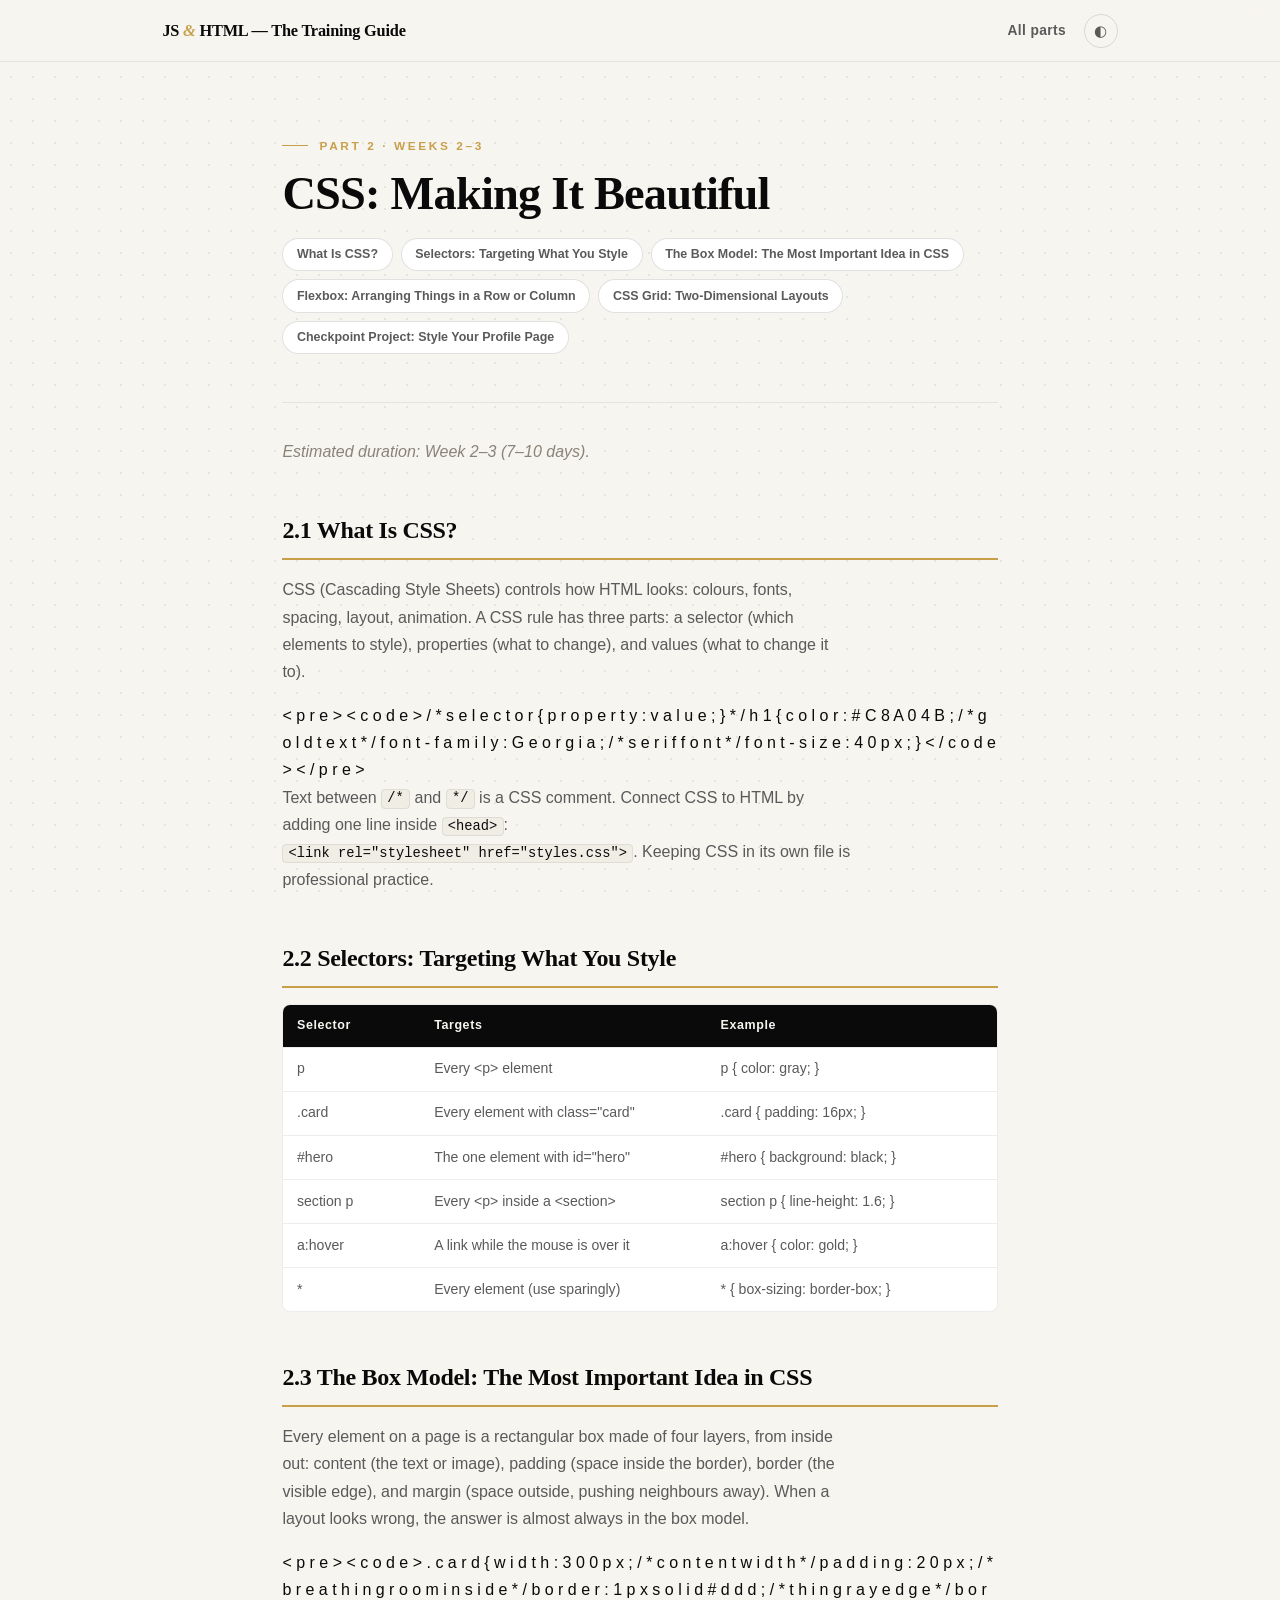
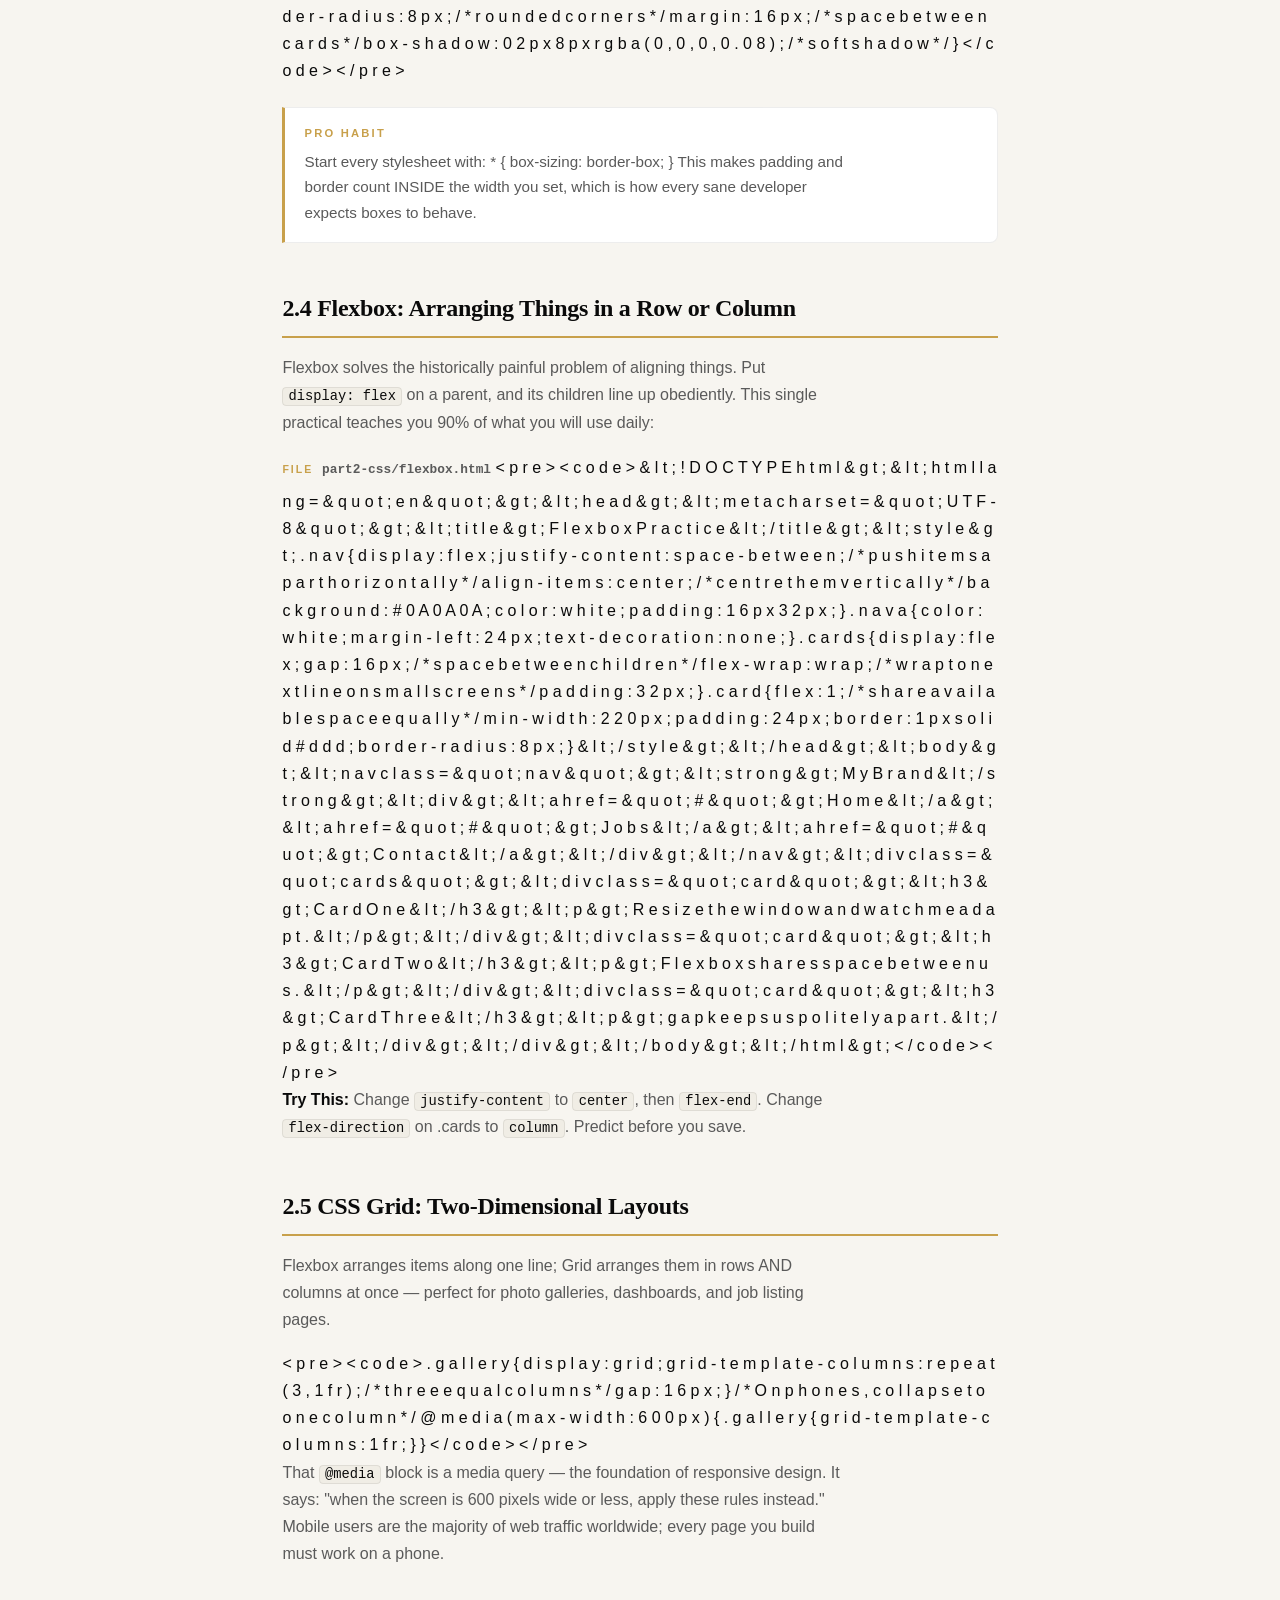
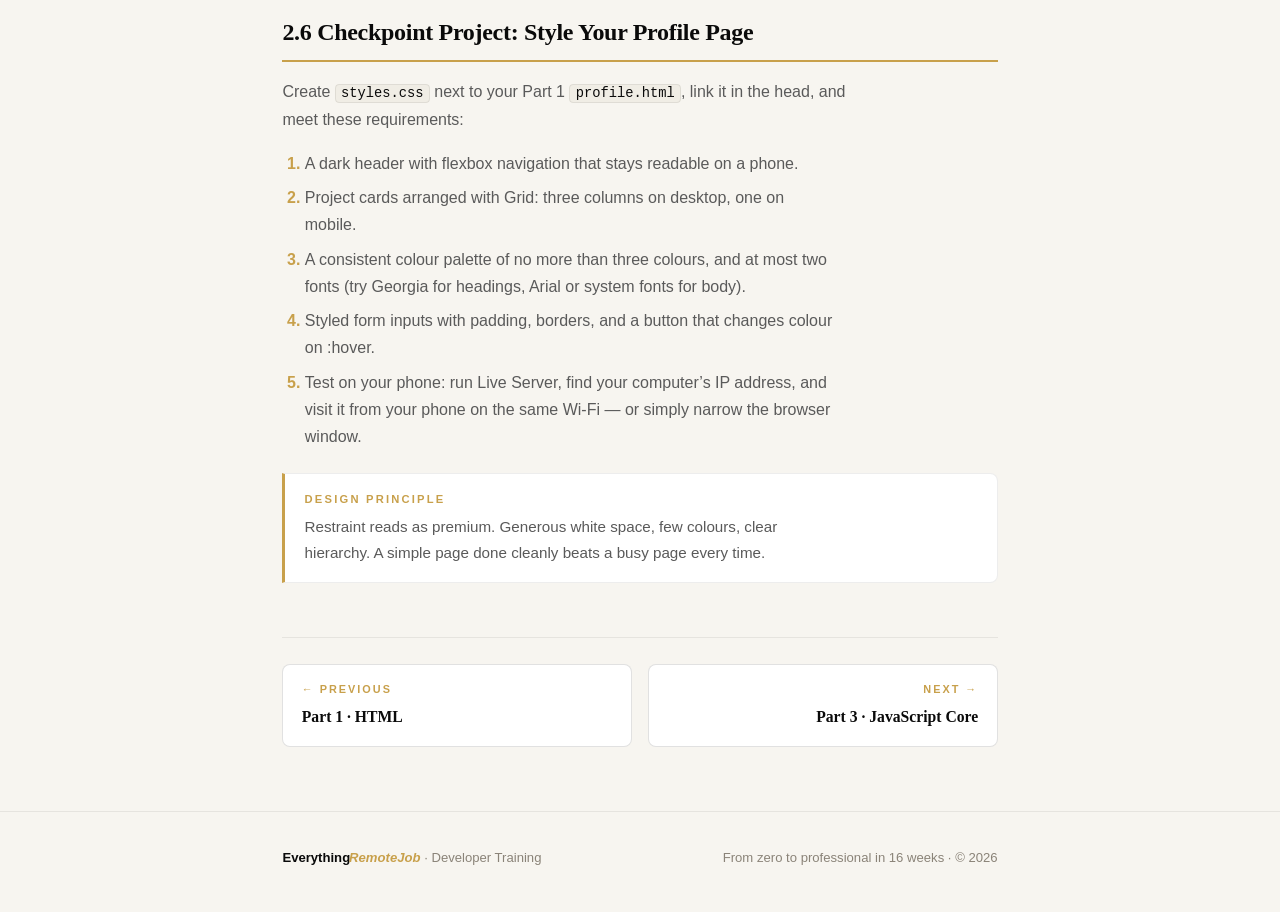
<file: part2.html>
<!DOCTYPE html>
<html lang="en">
<head>
<meta charset="UTF-8">
<meta name="viewport" content="width=device-width, initial-scale=1.0">
<title>Part 2 — CSS · JS & HTML Training Guide</title>
<meta name="description" content="The Complete JavaScript &amp; HTML Software Developer Training Guide — a step-by-step, hands-on 16-week curriculum from zero to professional.">
<meta property="og:type" content="website">
<meta property="og:title" content="Part 2 — CSS · JS &amp; HTML Training Guide">
<meta property="og:description" content="From zero to professional in 16 weeks — 9 parts, 12 real projects, 100+ copy-and-paste practicals.">
<meta property="og:url" content="https://seyidev-ops.github.io/softwaredeveloper/">
<meta property="og:image" content="https://seyidev-ops.github.io/softwaredeveloper/assets/og-thumbnail.png">
<meta property="og:image:width" content="1280">
<meta property="og:image:height" content="640">
<meta name="twitter:card" content="summary_large_image">
<meta name="twitter:image" content="https://seyidev-ops.github.io/softwaredeveloper/assets/og-thumbnail.png"><style>
/* ============================================================
   The Complete JavaScript & HTML Developer Training Guide
   Warm editorial minimalist — gold house style (#C8A04B)
   ============================================================ */
:root{
  --paper:#F7F5F0; --paper-2:#F0EDE5; --card:#FFFFFF;
  --ink:#0A0A0A; --ink-soft:#5A5A5A; --ink-faint:#8A8378;
  --accent:#C8A04B; --accent-h:#A88334;
  --line:rgba(10,10,10,.12); --line-soft:rgba(10,10,10,.07);
  --code-bg:#1B1814; --code-ink:#F2EEE6; --code-soft:#ADA79B;
  --serif:Georgia,'Times New Roman',serif;
  --sans:'Segoe UI',Calibri,'Helvetica Neue',Arial,sans-serif;
  --mono:Consolas,'SF Mono',Menlo,monospace;
}
html[data-theme="night"]{
  --paper:#14120F; --paper-2:#1B1814; --card:#1B1814;
  --ink:#F2EEE6; --ink-soft:#ADA79B; --ink-faint:#6E685D;
  --accent:#D9B25F; --accent-h:#E6C77E;
  --line:rgba(242,238,230,.14); --line-soft:rgba(242,238,230,.07);
}
*{box-sizing:border-box;margin:0;padding:0}
html{scroll-behavior:smooth}
body{
  background:var(--paper);color:var(--ink);
  font-family:var(--sans);font-weight:400;font-size:1.0rem;line-height:1.7;
  background-image:radial-gradient(var(--line-soft) 1px,transparent 1px);
  background-size:22px 22px;background-attachment:fixed;
}
a{color:inherit}
::selection{background:var(--accent);color:#fff}

/* ---------- Header ---------- */
header.site{
  position:sticky;top:0;z-index:50;
  background:color-mix(in srgb,var(--paper) 88%,transparent);
  backdrop-filter:blur(10px);-webkit-backdrop-filter:blur(10px);
  border-bottom:1px solid var(--line-soft);
}
.nav{max-width:1000px;margin:0 auto;padding:.85rem 1.4rem;
  display:flex;align-items:center;justify-content:space-between;gap:1rem}
.brand{font-family:var(--serif);font-weight:700;font-size:1.02rem;
  text-decoration:none;letter-spacing:-.2px;white-space:nowrap}
.brand .amp{color:var(--accent);font-style:italic}
.nav-right{display:flex;align-items:center;gap:1.1rem}
.nav-link{font-size:.86rem;font-weight:600;letter-spacing:.4px;
  text-decoration:none;color:var(--ink-soft)}
.nav-link:hover{color:var(--accent-h)}
.theme-btn{border:1px solid var(--line);background:transparent;color:var(--ink-soft);
  border-radius:100px;width:34px;height:34px;cursor:pointer;font-size:.95rem;line-height:1}
.theme-btn:hover{color:var(--accent-h);border-color:var(--accent)}

/* ---------- Shared column ---------- */
.col{max-width:760px;margin:0 auto;padding:0 1.4rem}
.wide{max-width:1000px;margin:0 auto;padding:0 1.4rem}

/* ---------- Kicker ---------- */
.kicker{font-family:var(--sans);font-weight:600;font-size:.74rem;
  letter-spacing:2.6px;text-transform:uppercase;color:var(--accent);
  display:flex;align-items:center;gap:.7rem;margin:2.4rem 0 .8rem}
.kicker::before{content:"";display:inline-block;width:26px;height:1px;background:var(--accent)}

/* ---------- Part hero ---------- */
.part-hero{padding:clamp(2.6rem,7vw,4.6rem) 0 1.4rem;border-bottom:1px solid var(--line-soft);margin-bottom:2.2rem}
.part-hero .kicker{margin-top:0}
.part-hero h1{font-family:var(--serif);font-weight:700;
  font-size:clamp(1.9rem,5vw,2.9rem);line-height:1.08;letter-spacing:-.8px;margin:0 0 1rem}
.anchor-row{display:flex;flex-wrap:wrap;gap:.5rem;margin:1.2rem 0 1.6rem}
.anchor-row a{font-size:.78rem;font-weight:600;text-decoration:none;color:var(--ink-soft);
  border:1px solid var(--line);border-radius:100px;padding:.32rem .85rem;background:var(--card);
  transition:border-color .25s,color .25s}
.anchor-row a:hover{border-color:var(--accent);color:var(--accent-h)}

/* ---------- Article content ---------- */
article p{margin:0 0 1.05rem;color:var(--ink-soft);max-width:64ch}
article p strong{color:var(--ink)}
article h2{font-family:var(--serif);font-weight:700;font-size:1.5rem;letter-spacing:-.3px;
  color:var(--ink);margin:2.8rem 0 1rem;padding-bottom:.45rem;
  border-bottom:2px solid var(--accent);scroll-margin-top:84px;max-width:64ch}
article h3{font-family:var(--serif);font-weight:700;font-size:1.18rem;
  color:var(--ink);margin:2rem 0 .7rem}
article h4{font-weight:700;font-size:1rem;color:var(--ink);margin:1.5rem 0 .5rem}
article ul,article ol{margin:0 0 1.2rem;padding-left:1.4rem;color:var(--ink-soft);max-width:62ch}
article li{margin-bottom:.45rem}
article li::marker{color:var(--accent);font-weight:600}
article em{color:var(--ink-faint)}
.soft{color:var(--ink-faint)}
.accent{color:var(--accent)}

/* Inline code */
article p code,article li code,td code{
  font-family:var(--mono);font-size:.86em;color:var(--ink);
  background:var(--paper-2);border:1px solid var(--line-soft);
  border-radius:4px;padding:.08em .38em;white-space:nowrap}
html[data-theme="night"] article p code,
html[data-theme="night"] article li code{color:var(--ink)}

/* Code blocks — dark surface, the standing exception */
article pre{
  background:var(--code-bg);color:var(--code-ink);
  border-left:3px solid var(--accent);border-radius:0 8px 8px 0;
  padding:1.05rem 1.2rem;margin:0 0 1.4rem;overflow-x:auto;
  font-family:var(--mono);font-size:.83rem;line-height:1.55}
article pre code{background:none;border:none;padding:0;color:inherit;white-space:pre}
.file-label{display:inline-flex;align-items:center;gap:.55rem;margin:.4rem 0 .45rem}
.file-label .fl-tag{font-size:.66rem;font-weight:700;letter-spacing:2px;color:var(--accent)}
.file-label code{font-family:var(--mono);font-size:.8rem;font-weight:600;color:var(--ink-soft);
  background:none;border:none;padding:0}
.file-label + pre{margin-top:0}

/* Callout */
.callout{background:var(--card);border:1px solid var(--line-soft);
  border-left:3px solid var(--accent);border-radius:0 8px 8px 0;
  padding:1rem 1.2rem;margin:1.4rem 0 1.6rem}
.callout .co-label{font-size:.7rem;font-weight:700;letter-spacing:2.2px;color:var(--accent);margin-bottom:.35rem}
.callout p{margin:0;font-size:.95rem}

/* Tables */
.tbl-wrap{overflow-x:auto;margin:.4rem 0 1.6rem;border:1px solid var(--line-soft);
  border-radius:8px;background:var(--card)}
table{width:100%;border-collapse:collapse;font-size:.88rem;min-width:560px}
th{background:var(--ink);color:var(--paper);text-align:left;font-weight:600;
  font-size:.78rem;letter-spacing:.6px;padding:.65rem .85rem}
html[data-theme="night"] th{background:var(--paper-2);color:var(--ink)}
td{padding:.6rem .85rem;border-top:1px solid var(--line-soft);color:var(--ink-soft);vertical-align:top}

/* ---------- Pagination ---------- */
.pager{display:flex;justify-content:space-between;gap:1rem;
  border-top:1px solid var(--line-soft);margin-top:3.4rem;padding:1.6rem 0 0}
.pager a{flex:1;text-decoration:none;border:1px solid var(--line);border-radius:8px;
  background:var(--card);padding:.95rem 1.15rem;transition:border-color .25s}
.pager a:hover{border-color:var(--accent)}
.pager .dir{font-size:.68rem;font-weight:700;letter-spacing:2px;color:var(--accent);display:block;margin-bottom:.25rem}
.pager .pt{font-family:var(--serif);font-weight:700;font-size:.98rem;color:var(--ink)}
.pager a.next{text-align:right}
.pager .ghost{visibility:hidden}

/* ---------- Landing ---------- */
.hero{padding:clamp(4rem,11vw,7.5rem) 0 clamp(2.5rem,6vw,4rem);text-align:left}
.hero .kicker{margin-top:0}
.hero h1{font-family:var(--serif);font-weight:700;
  font-size:clamp(2.5rem,7vw,4.4rem);line-height:1.04;letter-spacing:-1.5px;margin:0 0 1.3rem;max-width:16ch}
.hero h1 .em{font-style:italic;color:var(--accent)}
.hero .sub{font-size:1.07rem;color:var(--ink-soft);max-width:54ch;margin-bottom:2.2rem}
.cta-row{display:flex;align-items:center;gap:1.6rem;flex-wrap:wrap}
.btn-primary{display:inline-flex;align-items:center;gap:.6rem;text-decoration:none;
  background:var(--ink);color:var(--paper);font-weight:600;font-size:.95rem;
  padding:1rem 2.2rem;border-radius:2px;transition:background .25s}
.btn-primary .arr{transition:transform .25s}
.btn-primary:hover{background:var(--accent-h)}
.btn-primary:hover .arr{transform:translateX(4px)}
html[data-theme="night"] .btn-primary{background:var(--ink);color:var(--paper)}
.link-quiet{font-size:.92rem;color:var(--ink-faint);text-decoration:underline;text-underline-offset:4px}
.link-quiet:hover{color:var(--accent-h)}

.stat-strip{border-top:1px solid var(--line);border-bottom:1px solid var(--line);
  display:grid;grid-template-columns:repeat(4,1fr);margin:1.6rem 0 0}
.stat{padding:1.4rem 1rem;text-align:center;border-left:1px solid var(--line-soft)}
.stat:first-child{border-left:none}
.stat .n{font-family:var(--serif);font-weight:700;font-size:clamp(1.5rem,3.5vw,2.2rem);
  font-variant-numeric:tabular-nums;color:var(--ink);line-height:1.1}
.stat .l{font-size:.7rem;font-weight:600;letter-spacing:1.8px;text-transform:uppercase;color:var(--ink-faint);margin-top:.3rem}

.section{padding:clamp(3rem,8vw,5.5rem) 0 0}
.section-head{font-family:var(--serif);font-weight:700;font-size:clamp(1.6rem,4vw,2.2rem);
  letter-spacing:-.6px;margin:0 0 .7rem}
.section-sub{color:var(--ink-soft);max-width:58ch;margin-bottom:2.2rem}

.parts-grid{display:grid;grid-template-columns:repeat(auto-fill,minmax(290px,1fr));gap:1rem}
.part-card{display:block;text-decoration:none;background:var(--card);
  border:1px solid var(--line-soft);border-radius:8px;padding:1.5rem 1.5rem 1.3rem;
  transition:border-color .25s}
.part-card:hover{border-color:var(--accent)}
.part-card .pc-kicker{font-size:.68rem;font-weight:700;letter-spacing:2px;color:var(--accent);margin-bottom:.55rem}
.part-card h3{font-family:var(--serif);font-weight:700;font-size:1.16rem;letter-spacing:-.2px;color:var(--ink);margin:0 0 .5rem}
.part-card p{font-size:.88rem;color:var(--ink-soft);margin:0 0 .9rem;line-height:1.55}
.part-card .pc-mile{font-size:.78rem;color:var(--ink-faint);border-top:1px solid var(--line-soft);padding-top:.7rem}
.part-card .pc-mile strong{color:var(--ink-soft);font-weight:600}

.proj-strip{display:grid;grid-template-columns:repeat(auto-fill,minmax(220px,1fr));gap:.7rem}
.proj{background:var(--card);border:1px solid var(--line-soft);border-radius:8px;
  padding:.85rem 1.05rem;font-size:.86rem;color:var(--ink-soft);display:flex;gap:.6rem;align-items:baseline}
.proj .dot{color:var(--accent);font-weight:700}

.cta-band{margin:clamp(3.5rem,9vw,6rem) 0 0;border-top:1px solid var(--line);
  padding:clamp(2.6rem,7vw,4.5rem) 0}
.cta-band h2{font-family:var(--serif);font-weight:700;font-size:clamp(1.7rem,4.5vw,2.5rem);
  letter-spacing:-.6px;margin:0 0 .8rem;max-width:22ch}
.cta-band p{color:var(--ink-soft);max-width:52ch;margin-bottom:2rem}

/* ---------- Footer ---------- */
footer.site{border-top:1px solid var(--line-soft);margin-top:4rem;padding:2.2rem 0 2.8rem}
footer.site .col{display:flex;justify-content:space-between;gap:1rem;flex-wrap:wrap;
  font-size:.82rem;color:var(--ink-faint)}
.bm{font-weight:700;color:var(--ink)}
.bm .bm-i{font-style:italic;color:var(--accent);margin-left:-0.08em}

@media (max-width:640px){
  .stat-strip{grid-template-columns:repeat(2,1fr)}
  .stat:nth-child(3){border-left:none}
  .pager{flex-direction:column}
  .pager a.next{text-align:left}
  .pager .ghost{display:none}
}

</style>
<script>(function(){try{var t=localStorage.getItem('jsguide-theme');if(t)document.documentElement.setAttribute('data-theme',t);}catch(e){}})();</script>
</head>
<body>

<header class="site" data-live="off">
  <nav class="nav">
    <a class="brand" href="index.html">JS <span class="amp">&amp;</span> HTML — The Training Guide</a>
    <div class="nav-right">
      <a class="nav-link" href="index.html">All parts</a>
      <button class="theme-btn" id="themeBtn" aria-label="Toggle dark mode" title="Toggle dark mode">◐</button>
    </div>
  </nav>
</header>

<main class="col">
  <div class="part-hero">
    <div class="kicker">Part 2 · Weeks 2–3</div>
    <h1>CSS: Making It Beautiful</h1>
    <div class="anchor-row" data-live="stagger"><a href="#2-1-what-is-css">What Is CSS?</a><a href="#2-2-selectors-targeting-what-you-style">Selectors: Targeting What You Style</a><a href="#2-3-the-box-model-the-most-important-idea-in-css">The Box Model: The Most Important Idea in CSS</a><a href="#2-4-flexbox-arranging-things-in-a-row-or-column">Flexbox: Arranging Things in a Row or Column</a><a href="#2-5-css-grid-two-dimensional-layouts">CSS Grid: Two-Dimensional Layouts</a><a href="#2-6-checkpoint-project-style-your-profile-page">Checkpoint Project: Style Your Profile Page</a></div>
  </div>
  <article>

<p><span class="soft"><em>Estimated duration: Week 2–3 (7–10 days).</em></span></p>
<h2 id="2-1-what-is-css">2.1  What Is CSS?</h2>
<p>CSS (Cascading Style Sheets) controls how HTML looks: colours, fonts, spacing, layout, animation. A CSS rule has three parts: a selector (which elements to style), properties (what to change), and values (what to change it to).</p>
<
p
r
e
>
<
c
o
d
e
>
/
*
 
s
e
l
e
c
t
o
r
 
{
 
p
r
o
p
e
r
t
y
:
 
v
a
l
u
e
;
 
}
 
*
/


h
1
 
{


 
 
c
o
l
o
r
:
 
#
C
8
A
0
4
B
;
 
 
 
 
 
 
 
 
/
*
 
g
o
l
d
 
t
e
x
t
 
*
/


 
 
f
o
n
t
-
f
a
m
i
l
y
:
 
G
e
o
r
g
i
a
;
 
 
/
*
 
s
e
r
i
f
 
f
o
n
t
 
*
/


 
 
f
o
n
t
-
s
i
z
e
:
 
4
0
p
x
;


}
<
/
c
o
d
e
>
<
/
p
r
e
>
<p>Text between <code>/*</code> and <code>*/</code> is a CSS comment. Connect CSS to HTML by adding one line inside <code>&lt;head&gt;</code>: <code>&lt;link rel=&quot;stylesheet&quot; href=&quot;styles.css&quot;&gt;</code>. Keeping CSS in its own file is professional practice.</p>
<h2 id="2-2-selectors-targeting-what-you-style">2.2  Selectors: Targeting What You Style</h2>
<div class="tbl-wrap"><table><colgroup><col style="width:19.23%"><col style="width:40.17%"><col style="width:40.60%"></colgroup><thead><tr><th>Selector</th><th>Targets</th><th>Example</th></tr></thead><tbody><tr><td>p</td><td>Every &lt;p&gt; element</td><td>p { color: gray; }</td></tr><tr><td>.card</td><td>Every element with class=&quot;card&quot;</td><td>.card { padding: 16px; }</td></tr><tr><td>#hero</td><td>The one element with id=&quot;hero&quot;</td><td>#hero { background: black; }</td></tr><tr><td>section p</td><td>Every &lt;p&gt; inside a &lt;section&gt;</td><td>section p { line-height: 1.6; }</td></tr><tr><td>a:hover</td><td>A link while the mouse is over it</td><td>a:hover { color: gold; }</td></tr><tr><td>*</td><td>Every element (use sparingly)</td><td>* { box-sizing: border-box; }</td></tr></tbody></table></div>
<h2 id="2-3-the-box-model-the-most-important-idea-in-css">2.3  The Box Model: The Most Important Idea in CSS</h2>
<p>Every element on a page is a rectangular box made of four layers, from inside out: content (the text or image), padding (space inside the border), border (the visible edge), and margin (space outside, pushing neighbours away). When a layout looks wrong, the answer is almost always in the box model.</p>
<
p
r
e
>
<
c
o
d
e
>
.
c
a
r
d
 
{


 
 
w
i
d
t
h
:
 
3
0
0
p
x
;
 
 
 
 
 
 
 
 
 
 
 
 
 
 
/
*
 
c
o
n
t
e
n
t
 
w
i
d
t
h
 
*
/


 
 
p
a
d
d
i
n
g
:
 
2
0
p
x
;
 
 
 
 
 
 
 
 
 
 
 
 
 
/
*
 
b
r
e
a
t
h
i
n
g
 
r
o
o
m
 
i
n
s
i
d
e
 
*
/


 
 
b
o
r
d
e
r
:
 
1
p
x
 
s
o
l
i
d
 
#
d
d
d
;
 
 
 
 
/
*
 
t
h
i
n
 
g
r
a
y
 
e
d
g
e
 
*
/


 
 
b
o
r
d
e
r
-
r
a
d
i
u
s
:
 
8
p
x
;
 
 
 
 
 
 
 
 
/
*
 
r
o
u
n
d
e
d
 
c
o
r
n
e
r
s
 
*
/


 
 
m
a
r
g
i
n
:
 
1
6
p
x
;
 
 
 
 
 
 
 
 
 
 
 
 
 
 
/
*
 
s
p
a
c
e
 
b
e
t
w
e
e
n
 
c
a
r
d
s
 
*
/


 
 
b
o
x
-
s
h
a
d
o
w
:
 
0
 
2
p
x
 
8
p
x
 
r
g
b
a
(
0
,
0
,
0
,
0
.
0
8
)
;
 
 
/
*
 
s
o
f
t
 
s
h
a
d
o
w
 
*
/


}
<
/
c
o
d
e
>
<
/
p
r
e
>
<div class="callout"><div class="co-label">PRO HABIT</div><p>Start every stylesheet with: * { box-sizing: border-box; }  This makes padding and border count INSIDE the width you set, which is how every sane developer expects boxes to behave.</p></div>
<h2 id="2-4-flexbox-arranging-things-in-a-row-or-column">2.4  Flexbox: Arranging Things in a Row or Column</h2>
<p>Flexbox solves the historically painful problem of aligning things. Put <code>display: flex</code> on a parent, and its children line up obediently. This single practical teaches you 90% of what you will use daily:</p>
<div class="file-label"><span class="fl-tag">FILE</span><code>part2-css/flexbox.html</code></div>
<
p
r
e
>
<
c
o
d
e
>
&
l
t
;
!
D
O
C
T
Y
P
E
 
h
t
m
l
&
g
t
;


&
l
t
;
h
t
m
l
 
l
a
n
g
=
&
q
u
o
t
;
e
n
&
q
u
o
t
;
&
g
t
;


&
l
t
;
h
e
a
d
&
g
t
;


 
 
&
l
t
;
m
e
t
a
 
c
h
a
r
s
e
t
=
&
q
u
o
t
;
U
T
F
-
8
&
q
u
o
t
;
&
g
t
;


 
 
&
l
t
;
t
i
t
l
e
&
g
t
;
F
l
e
x
b
o
x
 
P
r
a
c
t
i
c
e
&
l
t
;
/
t
i
t
l
e
&
g
t
;


 
 
&
l
t
;
s
t
y
l
e
&
g
t
;


 
 
 
 
.
n
a
v
 
{


 
 
 
 
 
 
d
i
s
p
l
a
y
:
 
f
l
e
x
;


 
 
 
 
 
 
j
u
s
t
i
f
y
-
c
o
n
t
e
n
t
:
 
s
p
a
c
e
-
b
e
t
w
e
e
n
;
 
/
*
 
p
u
s
h
 
i
t
e
m
s
 
a
p
a
r
t
 
h
o
r
i
z
o
n
t
a
l
l
y
 
*
/


 
 
 
 
 
 
a
l
i
g
n
-
i
t
e
m
s
:
 
c
e
n
t
e
r
;
 
 
 
 
 
 
 
 
 
 
 
 
/
*
 
c
e
n
t
r
e
 
t
h
e
m
 
v
e
r
t
i
c
a
l
l
y
 
*
/


 
 
 
 
 
 
b
a
c
k
g
r
o
u
n
d
:
 
#
0
A
0
A
0
A
;


 
 
 
 
 
 
c
o
l
o
r
:
 
w
h
i
t
e
;


 
 
 
 
 
 
p
a
d
d
i
n
g
:
 
1
6
p
x
 
3
2
p
x
;


 
 
 
 
}


 
 
 
 
.
n
a
v
 
a
 
{
 
c
o
l
o
r
:
 
w
h
i
t
e
;
 
m
a
r
g
i
n
-
l
e
f
t
:
 
2
4
p
x
;
 
t
e
x
t
-
d
e
c
o
r
a
t
i
o
n
:
 
n
o
n
e
;
 
}




 
 
 
 
.
c
a
r
d
s
 
{


 
 
 
 
 
 
d
i
s
p
l
a
y
:
 
f
l
e
x
;


 
 
 
 
 
 
g
a
p
:
 
1
6
p
x
;
 
 
 
 
 
 
 
 
 
 
 
 
/
*
 
s
p
a
c
e
 
b
e
t
w
e
e
n
 
c
h
i
l
d
r
e
n
 
*
/


 
 
 
 
 
 
f
l
e
x
-
w
r
a
p
:
 
w
r
a
p
;
 
 
 
 
 
 
/
*
 
w
r
a
p
 
t
o
 
n
e
x
t
 
l
i
n
e
 
o
n
 
s
m
a
l
l
 
s
c
r
e
e
n
s
 
*
/


 
 
 
 
 
 
p
a
d
d
i
n
g
:
 
3
2
p
x
;


 
 
 
 
}


 
 
 
 
.
c
a
r
d
 
{


 
 
 
 
 
 
f
l
e
x
:
 
1
;
 
 
 
 
 
 
 
 
 
 
 
 
 
 
/
*
 
s
h
a
r
e
 
a
v
a
i
l
a
b
l
e
 
s
p
a
c
e
 
e
q
u
a
l
l
y
 
*
/


 
 
 
 
 
 
m
i
n
-
w
i
d
t
h
:
 
2
2
0
p
x
;


 
 
 
 
 
 
p
a
d
d
i
n
g
:
 
2
4
p
x
;


 
 
 
 
 
 
b
o
r
d
e
r
:
 
1
p
x
 
s
o
l
i
d
 
#
d
d
d
;


 
 
 
 
 
 
b
o
r
d
e
r
-
r
a
d
i
u
s
:
 
8
p
x
;


 
 
 
 
}


 
 
&
l
t
;
/
s
t
y
l
e
&
g
t
;


&
l
t
;
/
h
e
a
d
&
g
t
;


&
l
t
;
b
o
d
y
&
g
t
;


 
 
&
l
t
;
n
a
v
 
c
l
a
s
s
=
&
q
u
o
t
;
n
a
v
&
q
u
o
t
;
&
g
t
;


 
 
 
 
&
l
t
;
s
t
r
o
n
g
&
g
t
;
M
y
B
r
a
n
d
&
l
t
;
/
s
t
r
o
n
g
&
g
t
;


 
 
 
 
&
l
t
;
d
i
v
&
g
t
;


 
 
 
 
 
 
&
l
t
;
a
 
h
r
e
f
=
&
q
u
o
t
;
#
&
q
u
o
t
;
&
g
t
;
H
o
m
e
&
l
t
;
/
a
&
g
t
;
&
l
t
;
a
 
h
r
e
f
=
&
q
u
o
t
;
#
&
q
u
o
t
;
&
g
t
;
J
o
b
s
&
l
t
;
/
a
&
g
t
;
&
l
t
;
a
 
h
r
e
f
=
&
q
u
o
t
;
#
&
q
u
o
t
;
&
g
t
;
C
o
n
t
a
c
t
&
l
t
;
/
a
&
g
t
;


 
 
 
 
&
l
t
;
/
d
i
v
&
g
t
;


 
 
&
l
t
;
/
n
a
v
&
g
t
;


 
 
&
l
t
;
d
i
v
 
c
l
a
s
s
=
&
q
u
o
t
;
c
a
r
d
s
&
q
u
o
t
;
&
g
t
;


 
 
 
 
&
l
t
;
d
i
v
 
c
l
a
s
s
=
&
q
u
o
t
;
c
a
r
d
&
q
u
o
t
;
&
g
t
;
&
l
t
;
h
3
&
g
t
;
C
a
r
d
 
O
n
e
&
l
t
;
/
h
3
&
g
t
;
&
l
t
;
p
&
g
t
;
R
e
s
i
z
e
 
t
h
e
 
w
i
n
d
o
w
 
a
n
d
 
w
a
t
c
h
 
m
e
 
a
d
a
p
t
.
&
l
t
;
/
p
&
g
t
;
&
l
t
;
/
d
i
v
&
g
t
;


 
 
 
 
&
l
t
;
d
i
v
 
c
l
a
s
s
=
&
q
u
o
t
;
c
a
r
d
&
q
u
o
t
;
&
g
t
;
&
l
t
;
h
3
&
g
t
;
C
a
r
d
 
T
w
o
&
l
t
;
/
h
3
&
g
t
;
&
l
t
;
p
&
g
t
;
F
l
e
x
b
o
x
 
s
h
a
r
e
s
 
s
p
a
c
e
 
b
e
t
w
e
e
n
 
u
s
.
&
l
t
;
/
p
&
g
t
;
&
l
t
;
/
d
i
v
&
g
t
;


 
 
 
 
&
l
t
;
d
i
v
 
c
l
a
s
s
=
&
q
u
o
t
;
c
a
r
d
&
q
u
o
t
;
&
g
t
;
&
l
t
;
h
3
&
g
t
;
C
a
r
d
 
T
h
r
e
e
&
l
t
;
/
h
3
&
g
t
;
&
l
t
;
p
&
g
t
;
g
a
p
 
k
e
e
p
s
 
u
s
 
p
o
l
i
t
e
l
y
 
a
p
a
r
t
.
&
l
t
;
/
p
&
g
t
;
&
l
t
;
/
d
i
v
&
g
t
;


 
 
&
l
t
;
/
d
i
v
&
g
t
;


&
l
t
;
/
b
o
d
y
&
g
t
;


&
l
t
;
/
h
t
m
l
&
g
t
;
<
/
c
o
d
e
>
<
/
p
r
e
>
<p><strong>Try This: </strong>Change <code>justify-content</code> to <code>center</code>, then <code>flex-end</code>. Change <code>flex-direction</code> on .cards to <code>column</code>. Predict before you save.</p>
<h2 id="2-5-css-grid-two-dimensional-layouts">2.5  CSS Grid: Two-Dimensional Layouts</h2>
<p>Flexbox arranges items along one line; Grid arranges them in rows AND columns at once — perfect for photo galleries, dashboards, and job listing pages.</p>
<
p
r
e
>
<
c
o
d
e
>
.
g
a
l
l
e
r
y
 
{


 
 
d
i
s
p
l
a
y
:
 
g
r
i
d
;


 
 
g
r
i
d
-
t
e
m
p
l
a
t
e
-
c
o
l
u
m
n
s
:
 
r
e
p
e
a
t
(
3
,
 
1
f
r
)
;
 
 
/
*
 
t
h
r
e
e
 
e
q
u
a
l
 
c
o
l
u
m
n
s
 
*
/


 
 
g
a
p
:
 
1
6
p
x
;


}




/
*
 
O
n
 
p
h
o
n
e
s
,
 
c
o
l
l
a
p
s
e
 
t
o
 
o
n
e
 
c
o
l
u
m
n
 
*
/


@
m
e
d
i
a
 
(
m
a
x
-
w
i
d
t
h
:
 
6
0
0
p
x
)
 
{


 
 
.
g
a
l
l
e
r
y
 
{
 
g
r
i
d
-
t
e
m
p
l
a
t
e
-
c
o
l
u
m
n
s
:
 
1
f
r
;
 
}


}
<
/
c
o
d
e
>
<
/
p
r
e
>
<p>That <code>@media</code> block is a media query — the foundation of responsive design. It says: &quot;when the screen is 600 pixels wide or less, apply these rules instead.&quot; Mobile users are the majority of web traffic worldwide; every page you build must work on a phone.</p>
<h2 id="2-6-checkpoint-project-style-your-profile-page">2.6  Checkpoint Project: Style Your Profile Page</h2>
<p>Create <code>styles.css</code> next to your Part 1 <code>profile.html</code>, link it in the head, and meet these requirements:</p>
<ol><li>A dark header with flexbox navigation that stays readable on a phone.</li><li>Project cards arranged with Grid: three columns on desktop, one on mobile.</li><li>A consistent colour palette of no more than three colours, and at most two fonts (try Georgia for headings, Arial or system fonts for body).</li><li>Styled form inputs with padding, borders, and a button that changes colour on :hover.</li><li>Test on your phone: run Live Server, find your computer’s IP address, and visit it from your phone on the same Wi-Fi — or simply narrow the browser window.</li></ol>
<div class="callout"><div class="co-label">DESIGN PRINCIPLE</div><p>Restraint reads as premium. Generous white space, few colours, clear hierarchy. A simple page done cleanly beats a busy page every time.</p></div>
  </article>
  
<nav class="pager" data-live="off">
  <a href="part1.html"><span class="dir">← PREVIOUS</span><span class="pt">Part 1 · HTML</span></a>
  <a class="next" href="part3.html"><span class="dir">NEXT →</span><span class="pt">Part 3 · JavaScript Core</span></a>
</nav>
</main>

<footer class="site">
  <div class="col">
    <div><span class="bm">Everything<span class="bm-i">RemoteJob</span></span> · Developer Training</div>
    <div>From zero to professional in 16 weeks · &copy; 2026</div>
  </div>
</footer>

<script>
  (function(){
    var b=document.getElementById('themeBtn');
    if(b)b.addEventListener('click',function(){
      var r=document.documentElement;
      var n=r.getAttribute('data-theme')==='night'?'':'night';
      if(n)r.setAttribute('data-theme',n);else r.removeAttribute('data-theme');
      try{localStorage.setItem('jsguide-theme',n);}catch(e){}
    });
  })();
  window.LIVELINESS={accent:"#C8A04B",distance:14,duration:900,stagger:90,threshold:0.12,once:true,hover:true,ripple:true,smoothAnchors:true,auto:true};
</script>
<script>
/* ============================================================================
   LIVELINESS LAYER — v1.0
   A drop-in motion layer that brings any existing site "alive" without
   touching its existing design. Warm editorial minimalist motion language:
   quiet entrances, a single orchestrated load, restrained micro-interactions.

   USAGE (one line in <head> or before </body>):
     <\script src="liveliness.js" defer><\/script>

   That's it. The layer auto-injects its own CSS, auto-detects sensible
   targets (headings, paragraphs, cards, images, buttons, links, list items,
   sections), and animates them — while fully respecting any existing styles,
   layout, and prefers-reduced-motion.

   OPT-IN / OPT-OUT via data attributes (no class changes required):
     data-live="reveal"     force-reveal an element
     data-live="rise"       fade + translateY entrance
     data-live="fade"       fade only (no movement)
     data-live="left"       enter from left
     data-live="right"      enter from right
     data-live="scale"      gentle scale-in
     data-live="stagger"    stagger this element's *children*
     data-live="off"        exclude this element (and skip auto-detect)
     data-live-delay="120"  per-element delay in ms

   CONFIG (optional, set BEFORE the script loads):
     window.LIVELINESS = {
       auto: true,            // auto-detect targets (default true)
       distance: 14,          // px of travel for rise/left/right (house = 14)
       duration: 900,         // entrance duration in ms
       stagger: 90,           // ms between staggered siblings
       threshold: 0.12,       // viewport ratio to trigger reveal
       once: true,            // animate each element only once
       hover: true,           // enable hover micro-interactions
       ripple: true,          // enable button press feedback
       smoothAnchors: true,   // smooth in-page anchor scrolling
       accent: null           // override accent color for ripple/focus glow
     };
   ============================================================================ */
(function () {
  "use strict";

  var CFG = Object.assign({
    auto: true,
    distance: 14,
    duration: 900,
    stagger: 90,
    threshold: 0.12,
    once: true,
    hover: true,
    ripple: true,
    smoothAnchors: true,
    accent: null
  }, window.LIVELINESS || {});

  var REDUCED = window.matchMedia &&
    window.matchMedia("(prefers-reduced-motion: reduce)").matches;

  var EASE = "cubic-bezier(.22,.61,.36,1)"; // house "quiet entrance" easing

  /* ---- inject stylesheet ------------------------------------------------ */
  function injectCSS() {
    if (document.getElementById("liveliness-css")) return;
    var accentRule = CFG.accent
      ? "--ll-accent:" + CFG.accent + ";"
      : "--ll-accent:currentColor;";

    var css = [
      ":root{" + accentRule +
        "--ll-dur:" + CFG.duration + "ms;" +
        "--ll-dist:" + CFG.distance + "px;" +
        "--ll-ease:" + EASE + ";}",

      /* base hidden state — only applied to flagged elements */
      ".ll-prep{opacity:0;will-change:opacity,transform;}",
      ".ll-prep.ll-rise{transform:translateY(var(--ll-dist));}",
      ".ll-prep.ll-left{transform:translateX(calc(var(--ll-dist) * -1.6));}",
      ".ll-prep.ll-right{transform:translateX(calc(var(--ll-dist) * 1.6));}",
      ".ll-prep.ll-scale{transform:scale(.97);}",
      ".ll-prep.ll-fade{transform:none;}",

      /* revealed state */
      ".ll-in{opacity:1!important;transform:none!important;" +
        "transition:opacity var(--ll-dur) var(--ll-ease)," +
        "transform var(--ll-dur) var(--ll-ease);}",

      /* hover micro-interactions (quiet, never loud) */
      ".ll-hover-lift{transition:transform .3s var(--ll-ease)," +
        "box-shadow .3s var(--ll-ease);}",
      ".ll-hover-lift:hover{transform:translateY(-2px);}",
      ".ll-hover-press{transition:transform .12s var(--ll-ease);}",
      ".ll-hover-press:active{transform:scale(.97);}",
      ".ll-hover-arrow{transition:transform .3s var(--ll-ease);" +
        "display:inline-block;}",
      "a:hover > .ll-hover-arrow,button:hover > .ll-hover-arrow{" +
        "transform:translateX(4px);}",

      /* ripple */
      ".ll-ripple-host{position:relative;overflow:hidden;}",
      ".ll-ripple{position:absolute;border-radius:50%;pointer-events:none;" +
        "transform:scale(0);opacity:.18;background:var(--ll-accent);" +
        "animation:ll-ripple .55s var(--ll-ease) forwards;}",
      "@keyframes ll-ripple{to{transform:scale(2.4);opacity:0;}}",

      /* honor reduced motion completely */
      "@media (prefers-reduced-motion:reduce){" +
        ".ll-prep,.ll-in{opacity:1!important;transform:none!important;" +
        "transition:none!important;animation:none!important;}" +
        ".ll-ripple{display:none!important;}}"
    ].join("");

    var style = document.createElement("style");
    style.id = "liveliness-css";
    style.textContent = css;
    document.head.appendChild(style);
  }

  /* ---- decide what to animate ------------------------------------------- */
  var AUTO_SELECTOR = [
    "h1", "h2", "h3", "h4",
    "p", "blockquote",
    "img", "figure", "picture", "video",
    "ul > li", "ol > li",
    ".card", "[class*=card]", "[class*=Card]",
    "section > *", "article > *",
    "button", ".btn", "[class*=button]",
    "a[class]"
  ].join(",");

  function classify(el) {
    var v = el.getAttribute("data-live");
    if (v === "off") return null;
    if (v) return v;                       // explicit wins
    if (!CFG.auto) return null;

    var tag = el.tagName.toLowerCase();
    if (tag === "img" || tag === "figure" || tag === "picture" || tag === "video")
      return "scale";
    if (tag === "h1" || tag === "h2" || tag === "h3" || tag === "h4")
      return "rise";
    return "rise";
  }

  function isExcluded(el) {
    // skip if an ancestor opted out, or element is fixed/sticky chrome
    if (el.closest("[data-live='off']")) return true;
    var pos = getComputedStyle(el).position;
    if (pos === "fixed" || pos === "sticky") return true;
    return false;
  }

  /* ---- prepare elements (set hidden state) ------------------------------ */
  function prep(el, kind, delayMs) {
    if (el.__llDone) return;
    el.classList.add("ll-prep");
    if (kind === "fade") el.classList.add("ll-fade");
    else if (kind === "left") el.classList.add("ll-left");
    else if (kind === "right") el.classList.add("ll-right");
    else if (kind === "scale") el.classList.add("ll-scale");
    else el.classList.add("ll-rise");
    if (delayMs) el.style.transitionDelay = delayMs + "ms";
    el.__llKind = kind;
    el.__llDelay = delayMs || 0;
  }

  function reveal(el) {
    if (el.__llDone) return;
    el.__llDone = true;
    el.classList.remove("ll-prep");
    el.classList.add("ll-in");
    // clean up after the transition so layout/inline styles aren't polluted
    var d = (CFG.duration + el.__llDelay + 80);
    setTimeout(function () {
      el.style.transitionDelay = "";
      el.style.willChange = "";
    }, d);
  }

  /* ---- observer --------------------------------------------------------- */
  function buildObserver() {
    if (!("IntersectionObserver" in window)) {
      // no IO support: just reveal everything immediately
      return { observe: function (el) { reveal(el); } };
    }
    return new IntersectionObserver(function (entries, obs) {
      entries.forEach(function (e) {
        if (e.isIntersecting) {
          reveal(e.target);
          if (CFG.once) obs.unobserve(e.target);
        } else if (!CFG.once && e.target.__llDone) {
          // replay mode: reset
          e.target.__llDone = false;
          prep(e.target, e.target.__llKind, e.target.__llDelay);
        }
      });
    }, { threshold: CFG.threshold, rootMargin: "0px 0px -8% 0px" });
  }

  /* ---- hover / micro-interaction wiring --------------------------------- */
  function wireHover() {
    if (!CFG.hover || REDUCED) return;
    document.querySelectorAll(".card,[class*=card],[class*=Card]")
      .forEach(function (el) {
        if (!isExcluded(el)) el.classList.add("ll-hover-lift");
      });
    document.querySelectorAll("button,.btn,[class*=button],a[class]")
      .forEach(function (el) {
        if (!isExcluded(el)) el.classList.add("ll-hover-press");
      });
  }

  function wireRipple() {
    if (!CFG.ripple || REDUCED) return;
    document.querySelectorAll("button,.btn,[class*=button]")
      .forEach(function (el) {
        if (isExcluded(el)) return;
        el.classList.add("ll-ripple-host");
        el.addEventListener("click", function (ev) {
          var r = el.getBoundingClientRect();
          var size = Math.max(r.width, r.height);
          var span = document.createElement("span");
          span.className = "ll-ripple";
          span.style.width = span.style.height = size + "px";
          span.style.left = (ev.clientX - r.left - size / 2) + "px";
          span.style.top = (ev.clientY - r.top - size / 2) + "px";
          el.appendChild(span);
          setTimeout(function () { span.remove(); }, 600);
        });
      });
  }

  function wireAnchors() {
    if (!CFG.smoothAnchors) return;
    document.addEventListener("click", function (ev) {
      var a = ev.target.closest && ev.target.closest('a[href^="#"]');
      if (!a) return;
      var id = a.getAttribute("href");
      if (id.length < 2) return;
      var t = document.querySelector(id);
      if (!t) return;
      ev.preventDefault();
      t.scrollIntoView({
        behavior: REDUCED ? "auto" : "smooth",
        block: "start"
      });
    });
  }

  /* ---- staggering ------------------------------------------------------- */
  function applyStagger(parent) {
    var kids = Array.prototype.filter.call(parent.children, function (c) {
      return c.getAttribute("data-live") !== "off";
    });
    kids.forEach(function (c, i) {
      var k = classify(c) || "rise";
      prep(c, k, i * CFG.stagger);
      OBS.observe(c);
      c.__llStaggered = true;
    });
  }

  /* ---- init ------------------------------------------------------------- */
  var OBS;
  function init() {
    injectCSS();
    if (REDUCED) { wireAnchors(); return; } // motion off, keep smooth scroll

    OBS = buildObserver();

    // 1) explicit stagger containers first
    document.querySelectorAll('[data-live="stagger"]').forEach(applyStagger);

    // 2) everything else
    var targets = document.querySelectorAll(
      CFG.auto ? AUTO_SELECTOR + ",[data-live]" : "[data-live]"
    );
    targets.forEach(function (el) {
      if (el.__llStaggered || el.__llDone) return;
      if (isExcluded(el)) return;
      var kind = classify(el);
      if (!kind || kind === "stagger") return;
      var d = parseInt(el.getAttribute("data-live-delay") || "0", 10);
      prep(el, kind, d);
      OBS.observe(el);
    });

    wireHover();
    wireRipple();
    wireAnchors();
  }

  if (document.readyState === "loading") {
    document.addEventListener("DOMContentLoaded", init);
  } else {
    init();
  }

  // expose a manual hook for dynamically injected content
  window.Liveliness = {
    refresh: init,
    reveal: reveal,
    config: CFG
  };
})();

</script>
</body>
</html>
</file>
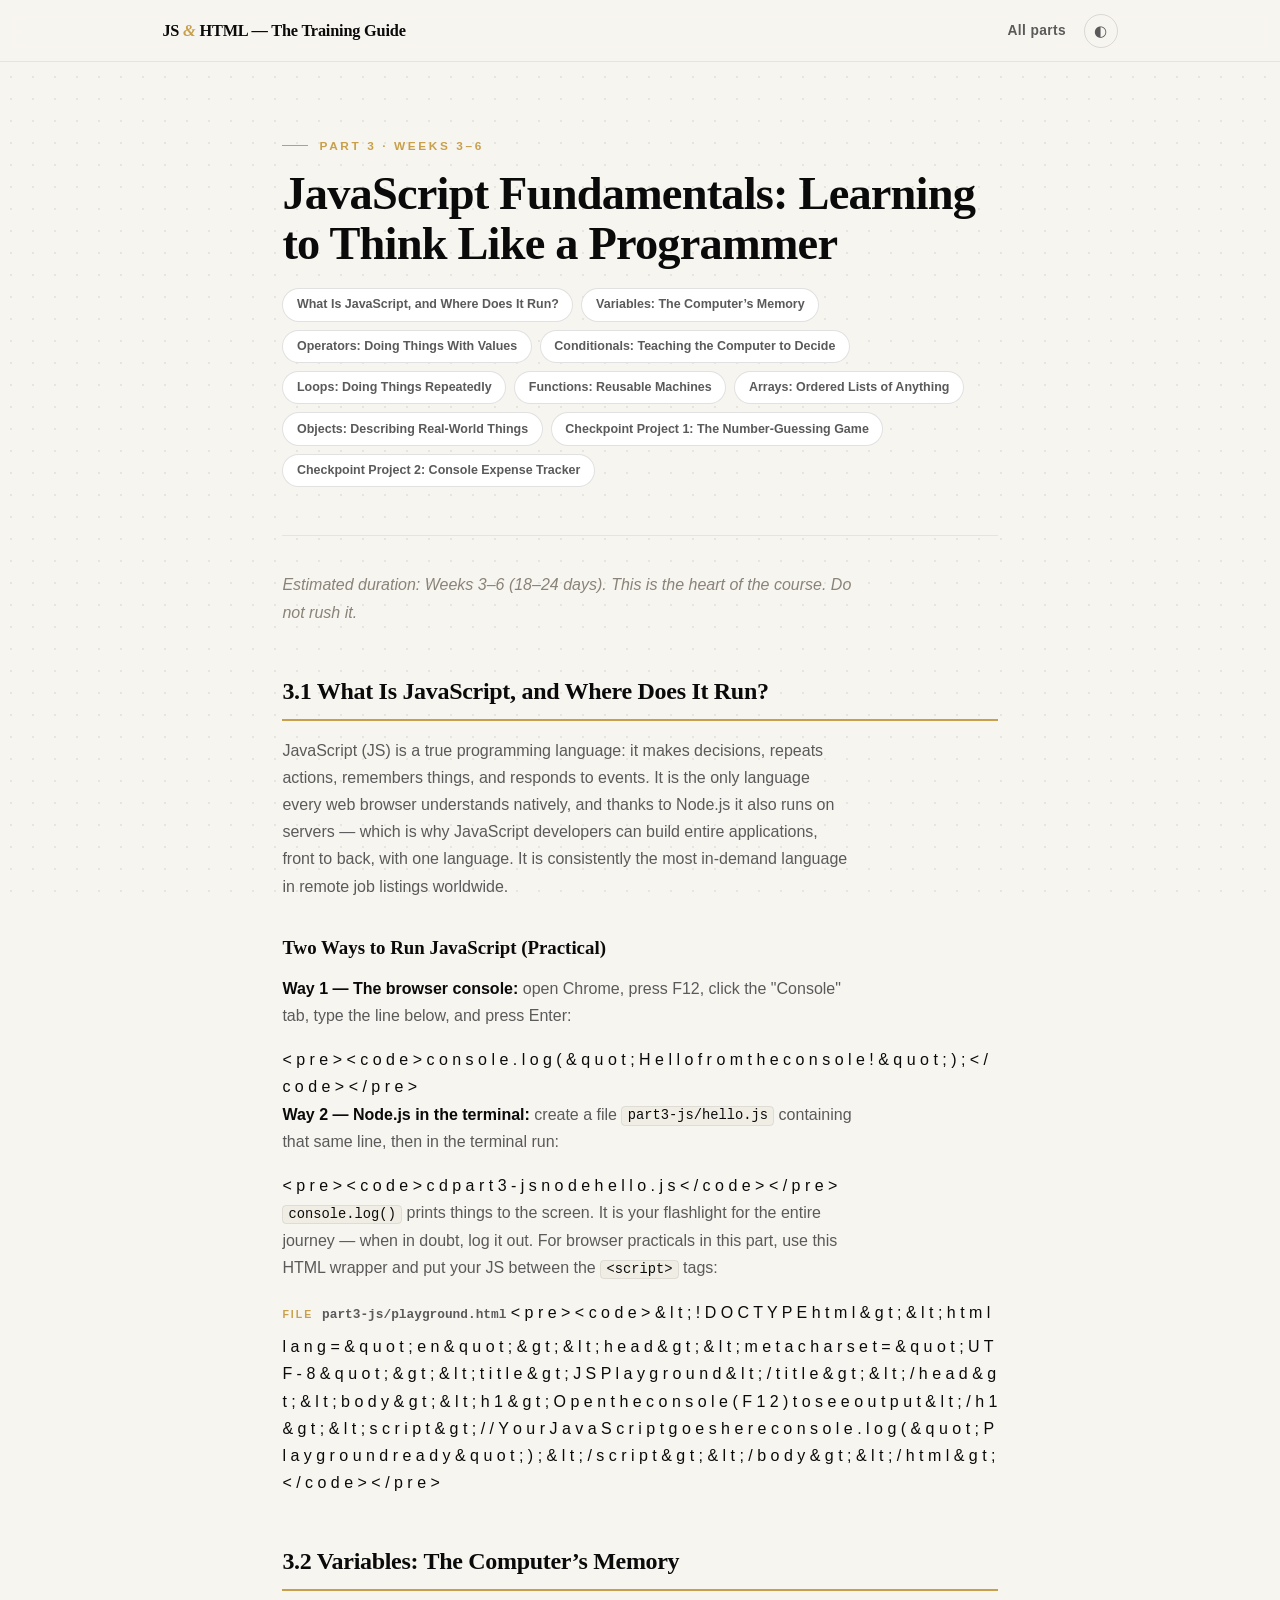
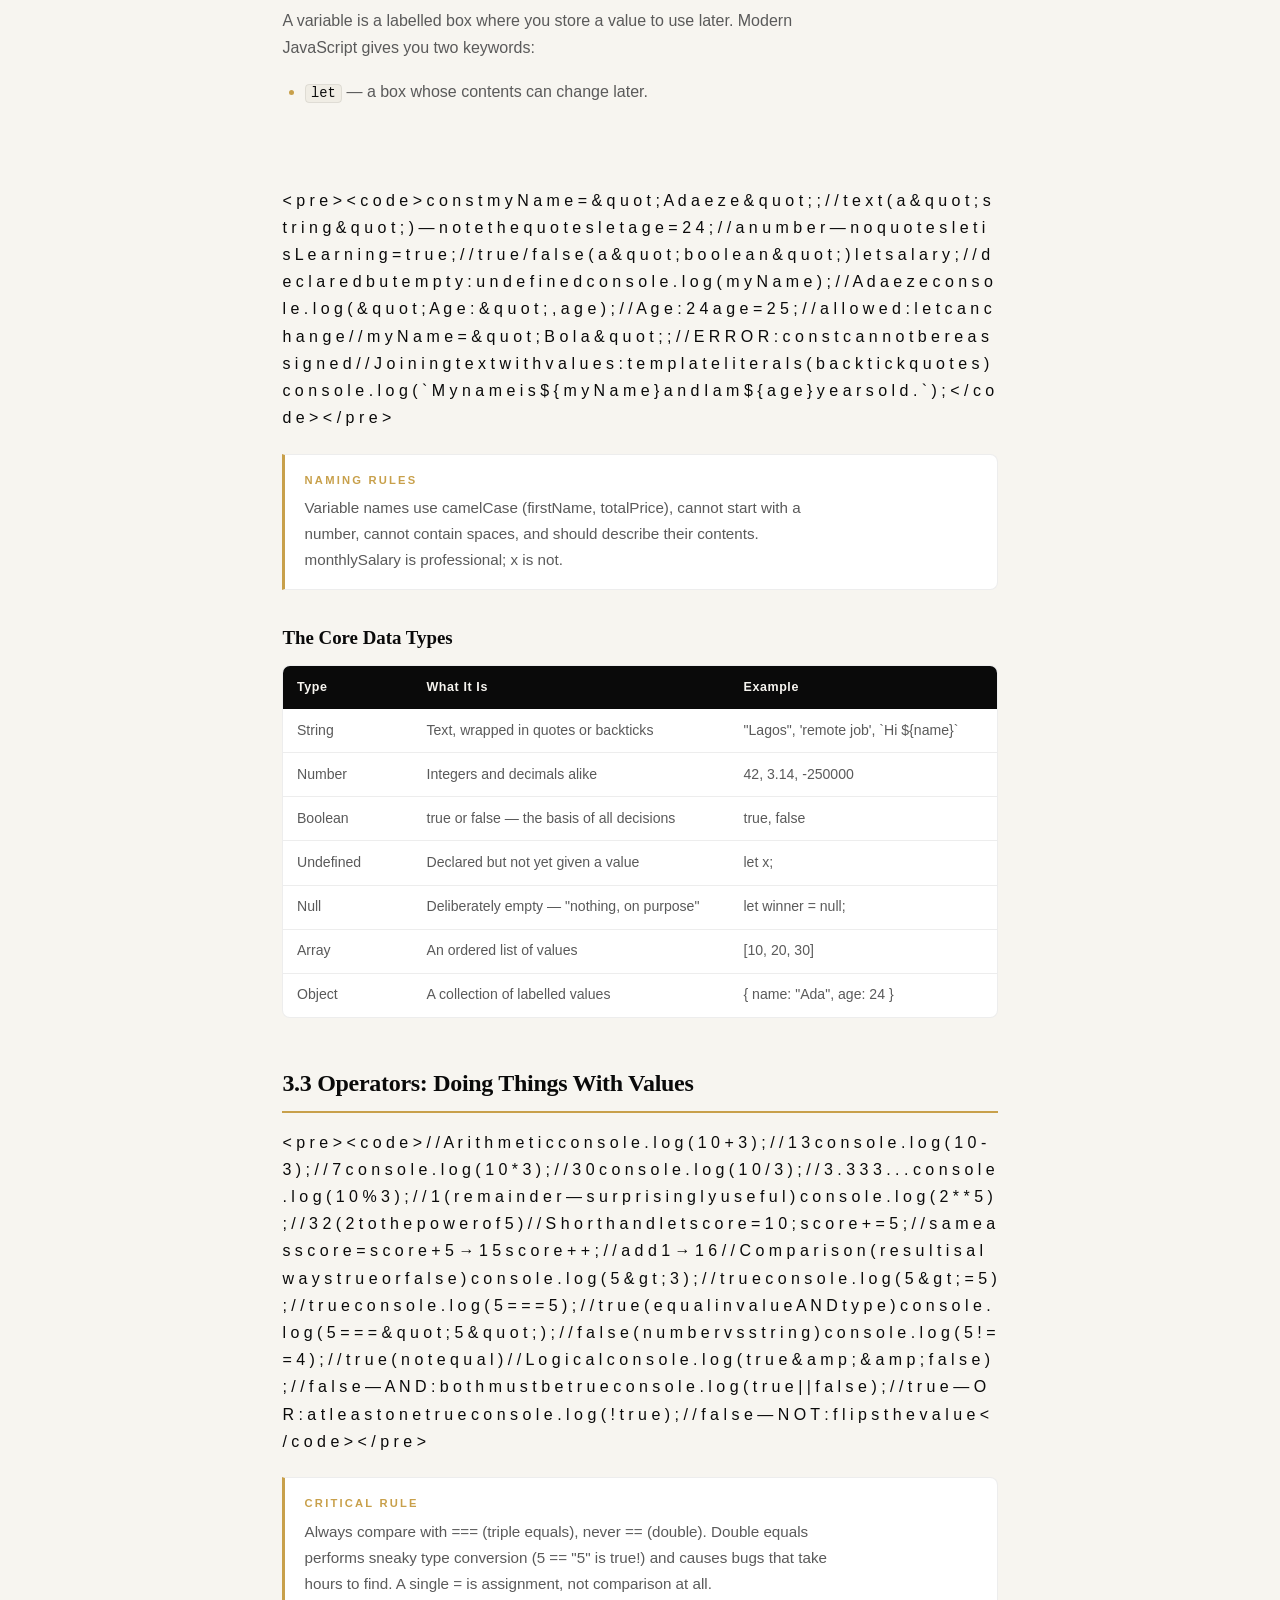
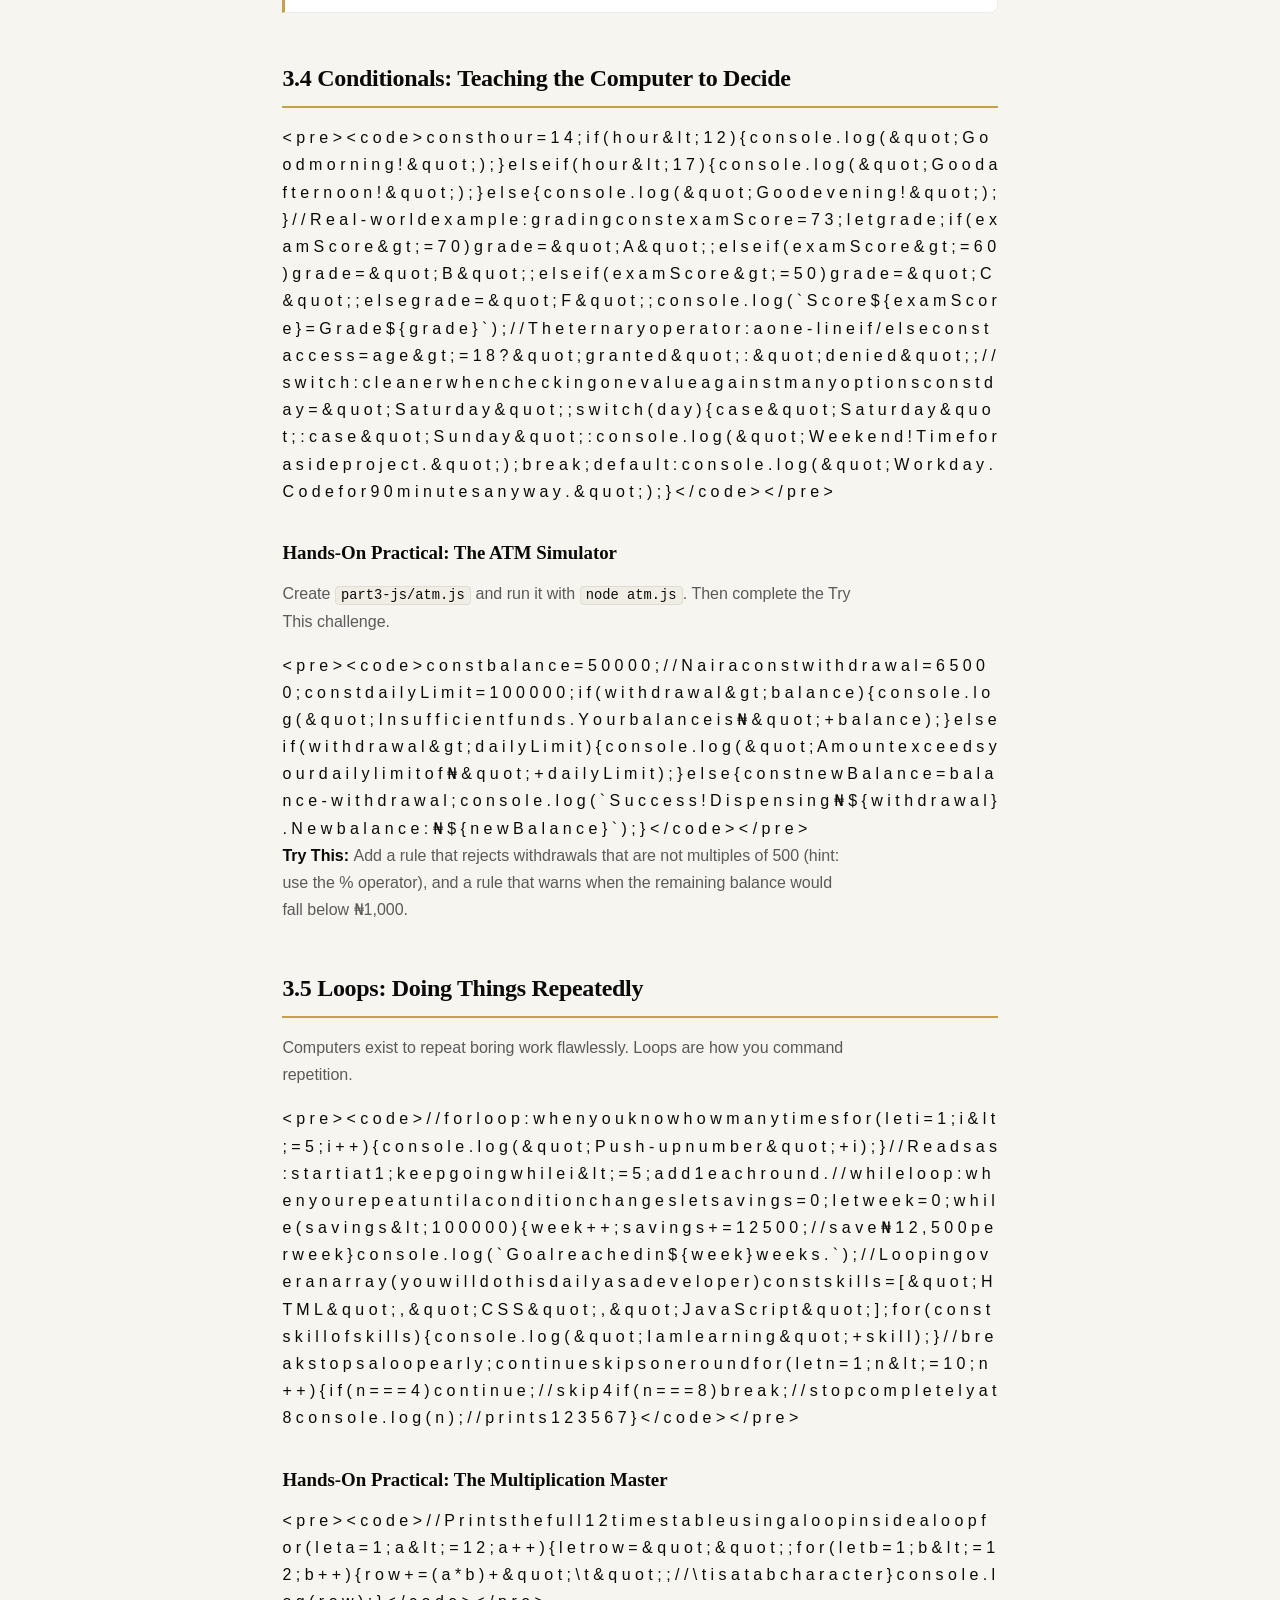
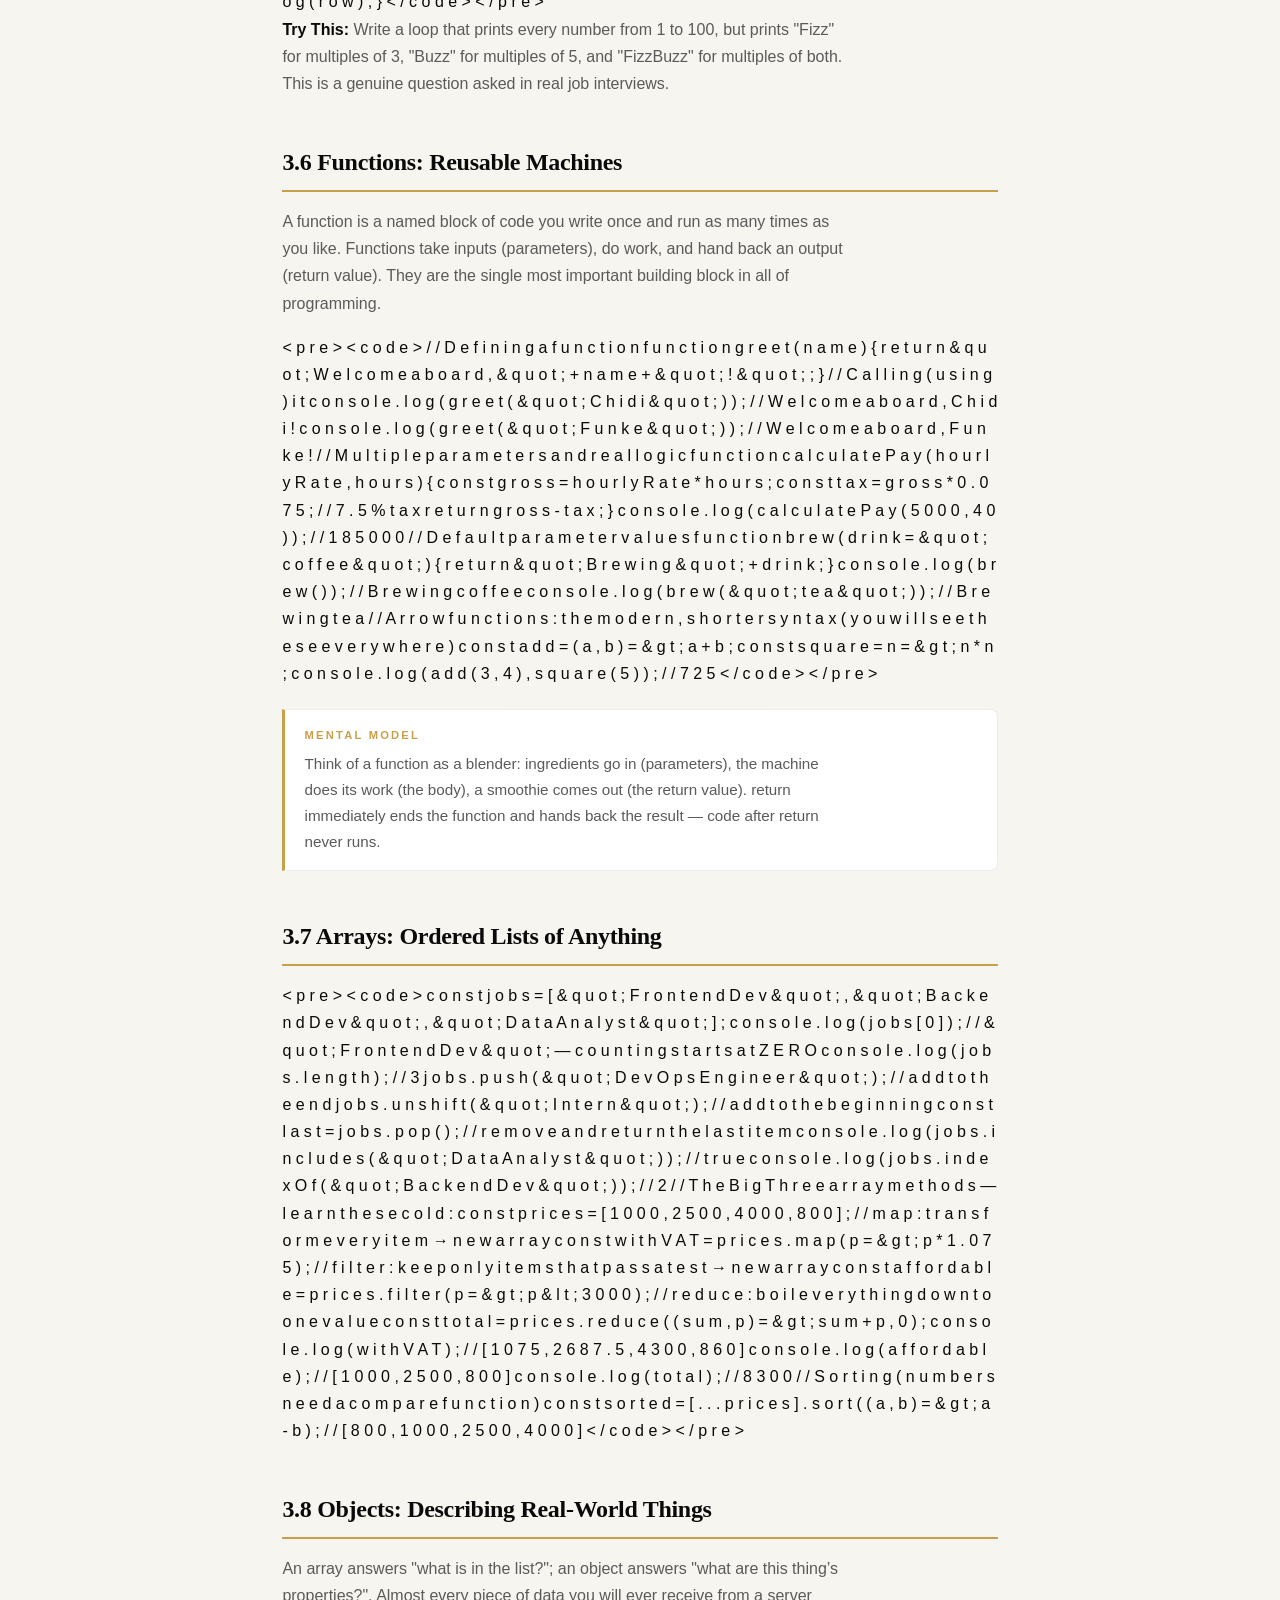
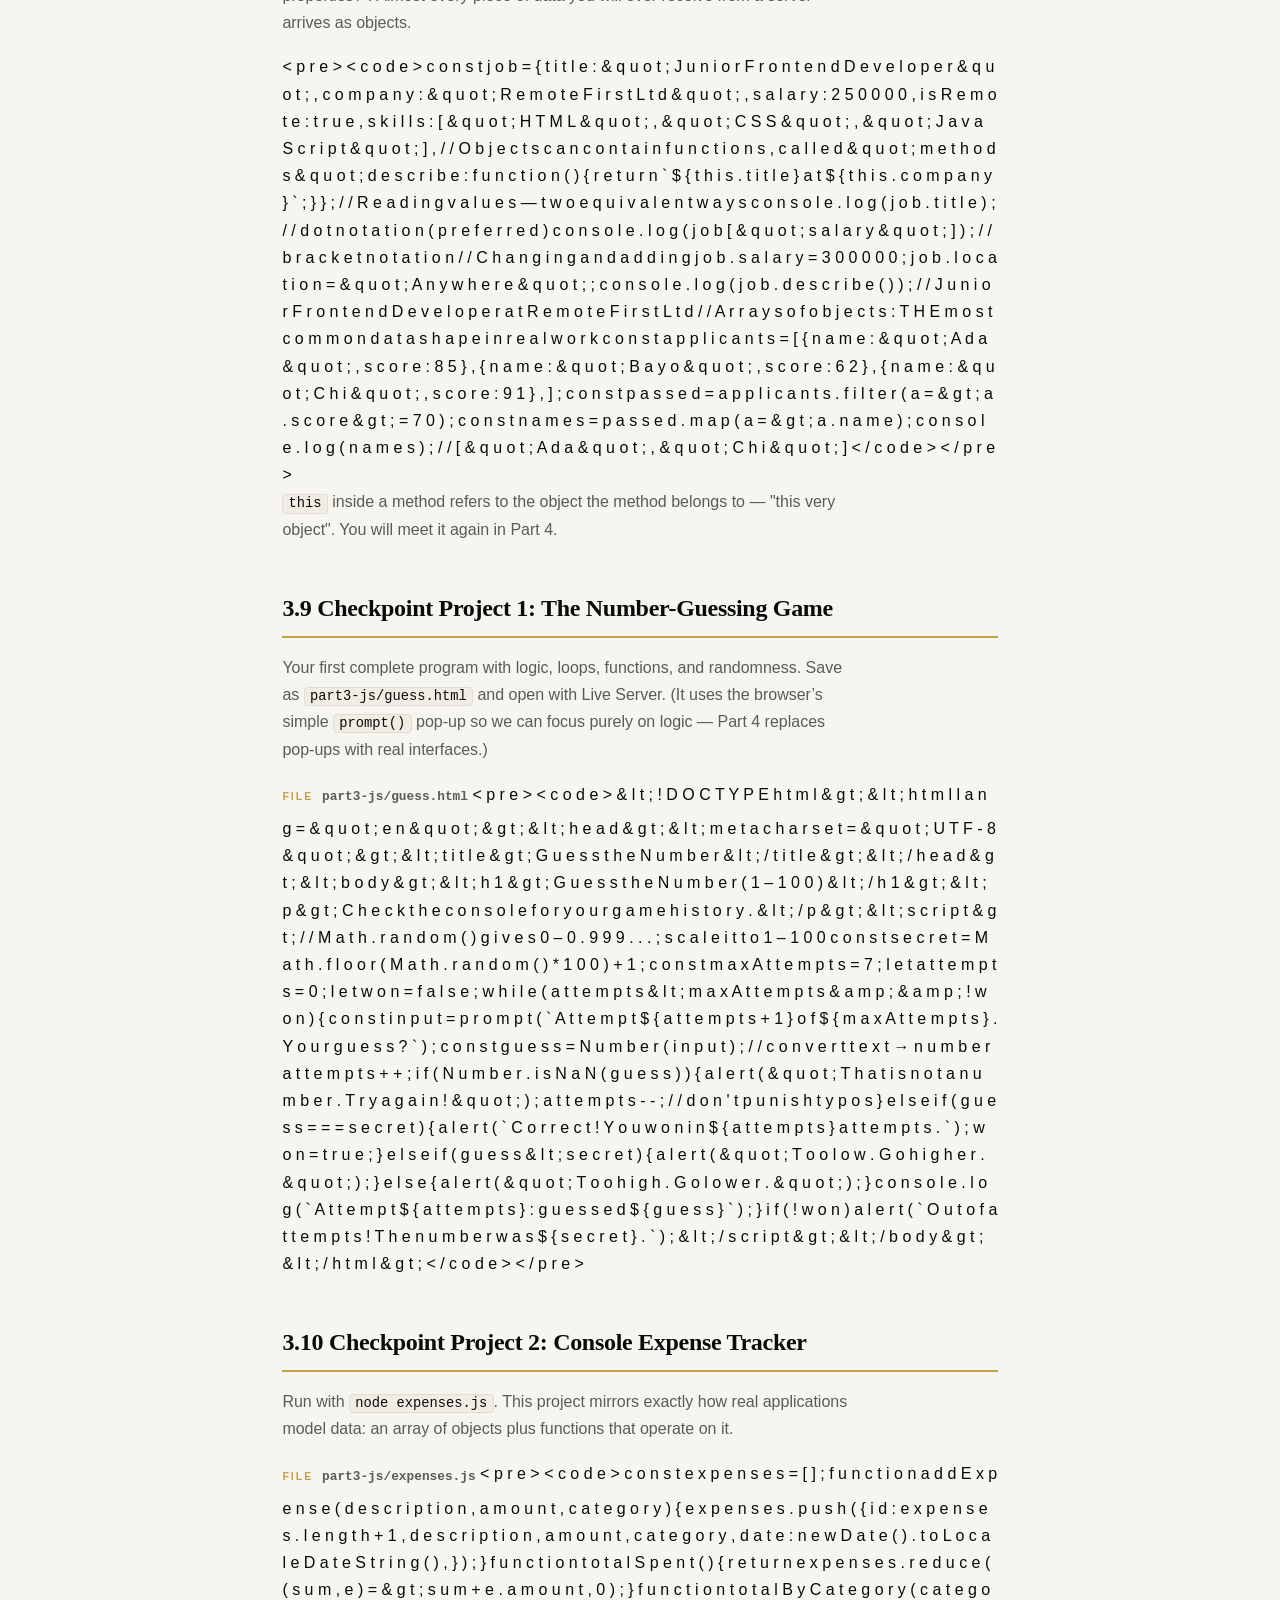
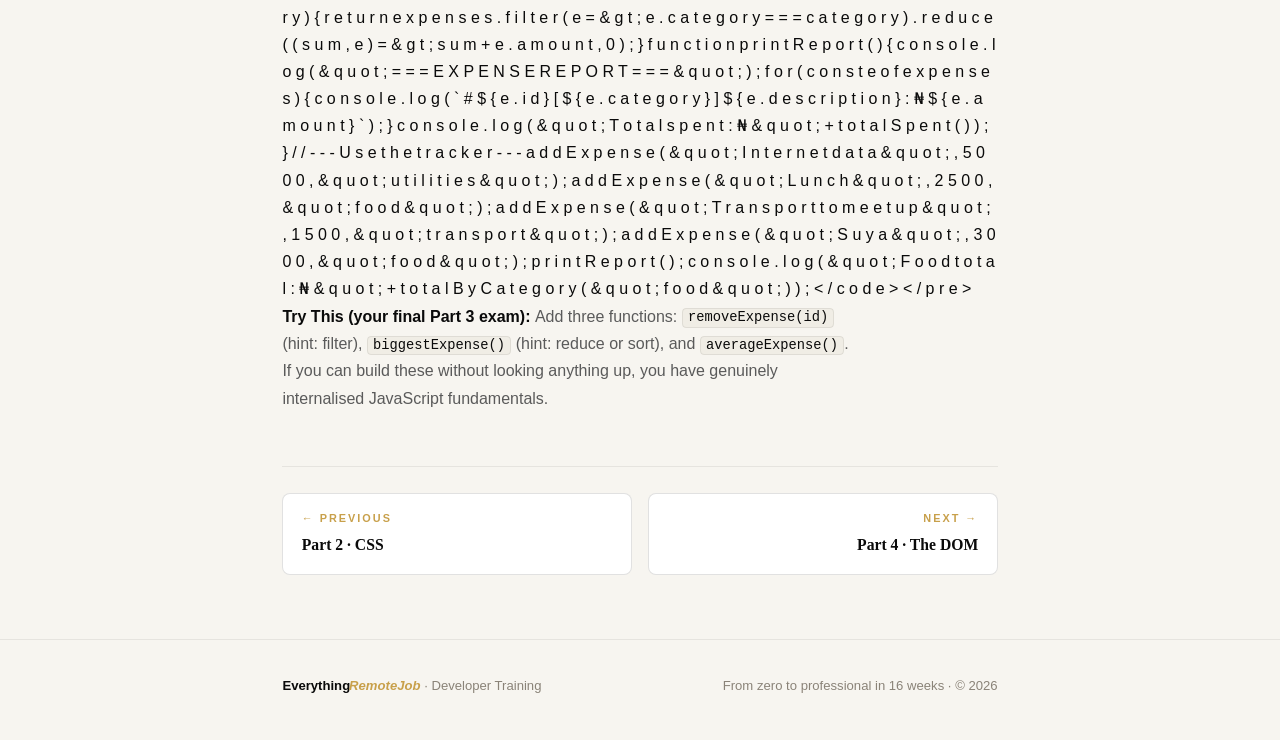
<file: part3.html>
<!DOCTYPE html>
<html lang="en">
<head>
<meta charset="UTF-8">
<meta name="viewport" content="width=device-width, initial-scale=1.0">
<title>Part 3 — JavaScript Core · JS & HTML Training Guide</title>
<meta name="description" content="The Complete JavaScript &amp; HTML Software Developer Training Guide — a step-by-step, hands-on 16-week curriculum from zero to professional.">
<meta property="og:type" content="website">
<meta property="og:title" content="Part 3 — JavaScript Core · JS &amp; HTML Training Guide">
<meta property="og:description" content="From zero to professional in 16 weeks — 9 parts, 12 real projects, 100+ copy-and-paste practicals.">
<meta property="og:url" content="https://seyidev-ops.github.io/softwaredeveloper/">
<meta property="og:image" content="https://seyidev-ops.github.io/softwaredeveloper/assets/og-thumbnail.png">
<meta property="og:image:width" content="1280">
<meta property="og:image:height" content="640">
<meta name="twitter:card" content="summary_large_image">
<meta name="twitter:image" content="https://seyidev-ops.github.io/softwaredeveloper/assets/og-thumbnail.png"><style>
/* ============================================================
   The Complete JavaScript & HTML Developer Training Guide
   Warm editorial minimalist — gold house style (#C8A04B)
   ============================================================ */
:root{
  --paper:#F7F5F0; --paper-2:#F0EDE5; --card:#FFFFFF;
  --ink:#0A0A0A; --ink-soft:#5A5A5A; --ink-faint:#8A8378;
  --accent:#C8A04B; --accent-h:#A88334;
  --line:rgba(10,10,10,.12); --line-soft:rgba(10,10,10,.07);
  --code-bg:#1B1814; --code-ink:#F2EEE6; --code-soft:#ADA79B;
  --serif:Georgia,'Times New Roman',serif;
  --sans:'Segoe UI',Calibri,'Helvetica Neue',Arial,sans-serif;
  --mono:Consolas,'SF Mono',Menlo,monospace;
}
html[data-theme="night"]{
  --paper:#14120F; --paper-2:#1B1814; --card:#1B1814;
  --ink:#F2EEE6; --ink-soft:#ADA79B; --ink-faint:#6E685D;
  --accent:#D9B25F; --accent-h:#E6C77E;
  --line:rgba(242,238,230,.14); --line-soft:rgba(242,238,230,.07);
}
*{box-sizing:border-box;margin:0;padding:0}
html{scroll-behavior:smooth}
body{
  background:var(--paper);color:var(--ink);
  font-family:var(--sans);font-weight:400;font-size:1.0rem;line-height:1.7;
  background-image:radial-gradient(var(--line-soft) 1px,transparent 1px);
  background-size:22px 22px;background-attachment:fixed;
}
a{color:inherit}
::selection{background:var(--accent);color:#fff}

/* ---------- Header ---------- */
header.site{
  position:sticky;top:0;z-index:50;
  background:color-mix(in srgb,var(--paper) 88%,transparent);
  backdrop-filter:blur(10px);-webkit-backdrop-filter:blur(10px);
  border-bottom:1px solid var(--line-soft);
}
.nav{max-width:1000px;margin:0 auto;padding:.85rem 1.4rem;
  display:flex;align-items:center;justify-content:space-between;gap:1rem}
.brand{font-family:var(--serif);font-weight:700;font-size:1.02rem;
  text-decoration:none;letter-spacing:-.2px;white-space:nowrap}
.brand .amp{color:var(--accent);font-style:italic}
.nav-right{display:flex;align-items:center;gap:1.1rem}
.nav-link{font-size:.86rem;font-weight:600;letter-spacing:.4px;
  text-decoration:none;color:var(--ink-soft)}
.nav-link:hover{color:var(--accent-h)}
.theme-btn{border:1px solid var(--line);background:transparent;color:var(--ink-soft);
  border-radius:100px;width:34px;height:34px;cursor:pointer;font-size:.95rem;line-height:1}
.theme-btn:hover{color:var(--accent-h);border-color:var(--accent)}

/* ---------- Shared column ---------- */
.col{max-width:760px;margin:0 auto;padding:0 1.4rem}
.wide{max-width:1000px;margin:0 auto;padding:0 1.4rem}

/* ---------- Kicker ---------- */
.kicker{font-family:var(--sans);font-weight:600;font-size:.74rem;
  letter-spacing:2.6px;text-transform:uppercase;color:var(--accent);
  display:flex;align-items:center;gap:.7rem;margin:2.4rem 0 .8rem}
.kicker::before{content:"";display:inline-block;width:26px;height:1px;background:var(--accent)}

/* ---------- Part hero ---------- */
.part-hero{padding:clamp(2.6rem,7vw,4.6rem) 0 1.4rem;border-bottom:1px solid var(--line-soft);margin-bottom:2.2rem}
.part-hero .kicker{margin-top:0}
.part-hero h1{font-family:var(--serif);font-weight:700;
  font-size:clamp(1.9rem,5vw,2.9rem);line-height:1.08;letter-spacing:-.8px;margin:0 0 1rem}
.anchor-row{display:flex;flex-wrap:wrap;gap:.5rem;margin:1.2rem 0 1.6rem}
.anchor-row a{font-size:.78rem;font-weight:600;text-decoration:none;color:var(--ink-soft);
  border:1px solid var(--line);border-radius:100px;padding:.32rem .85rem;background:var(--card);
  transition:border-color .25s,color .25s}
.anchor-row a:hover{border-color:var(--accent);color:var(--accent-h)}

/* ---------- Article content ---------- */
article p{margin:0 0 1.05rem;color:var(--ink-soft);max-width:64ch}
article p strong{color:var(--ink)}
article h2{font-family:var(--serif);font-weight:700;font-size:1.5rem;letter-spacing:-.3px;
  color:var(--ink);margin:2.8rem 0 1rem;padding-bottom:.45rem;
  border-bottom:2px solid var(--accent);scroll-margin-top:84px;max-width:64ch}
article h3{font-family:var(--serif);font-weight:700;font-size:1.18rem;
  color:var(--ink);margin:2rem 0 .7rem}
article h4{font-weight:700;font-size:1rem;color:var(--ink);margin:1.5rem 0 .5rem}
article ul,article ol{margin:0 0 1.2rem;padding-left:1.4rem;color:var(--ink-soft);max-width:62ch}
article li{margin-bottom:.45rem}
article li::marker{color:var(--accent);font-weight:600}
article em{color:var(--ink-faint)}
.soft{color:var(--ink-faint)}
.accent{color:var(--accent)}

/* Inline code */
article p code,article li code,td code{
  font-family:var(--mono);font-size:.86em;color:var(--ink);
  background:var(--paper-2);border:1px solid var(--line-soft);
  border-radius:4px;padding:.08em .38em;white-space:nowrap}
html[data-theme="night"] article p code,
html[data-theme="night"] article li code{color:var(--ink)}

/* Code blocks — dark surface, the standing exception */
article pre{
  background:var(--code-bg);color:var(--code-ink);
  border-left:3px solid var(--accent);border-radius:0 8px 8px 0;
  padding:1.05rem 1.2rem;margin:0 0 1.4rem;overflow-x:auto;
  font-family:var(--mono);font-size:.83rem;line-height:1.55}
article pre code{background:none;border:none;padding:0;color:inherit;white-space:pre}
.file-label{display:inline-flex;align-items:center;gap:.55rem;margin:.4rem 0 .45rem}
.file-label .fl-tag{font-size:.66rem;font-weight:700;letter-spacing:2px;color:var(--accent)}
.file-label code{font-family:var(--mono);font-size:.8rem;font-weight:600;color:var(--ink-soft);
  background:none;border:none;padding:0}
.file-label + pre{margin-top:0}

/* Callout */
.callout{background:var(--card);border:1px solid var(--line-soft);
  border-left:3px solid var(--accent);border-radius:0 8px 8px 0;
  padding:1rem 1.2rem;margin:1.4rem 0 1.6rem}
.callout .co-label{font-size:.7rem;font-weight:700;letter-spacing:2.2px;color:var(--accent);margin-bottom:.35rem}
.callout p{margin:0;font-size:.95rem}

/* Tables */
.tbl-wrap{overflow-x:auto;margin:.4rem 0 1.6rem;border:1px solid var(--line-soft);
  border-radius:8px;background:var(--card)}
table{width:100%;border-collapse:collapse;font-size:.88rem;min-width:560px}
th{background:var(--ink);color:var(--paper);text-align:left;font-weight:600;
  font-size:.78rem;letter-spacing:.6px;padding:.65rem .85rem}
html[data-theme="night"] th{background:var(--paper-2);color:var(--ink)}
td{padding:.6rem .85rem;border-top:1px solid var(--line-soft);color:var(--ink-soft);vertical-align:top}

/* ---------- Pagination ---------- */
.pager{display:flex;justify-content:space-between;gap:1rem;
  border-top:1px solid var(--line-soft);margin-top:3.4rem;padding:1.6rem 0 0}
.pager a{flex:1;text-decoration:none;border:1px solid var(--line);border-radius:8px;
  background:var(--card);padding:.95rem 1.15rem;transition:border-color .25s}
.pager a:hover{border-color:var(--accent)}
.pager .dir{font-size:.68rem;font-weight:700;letter-spacing:2px;color:var(--accent);display:block;margin-bottom:.25rem}
.pager .pt{font-family:var(--serif);font-weight:700;font-size:.98rem;color:var(--ink)}
.pager a.next{text-align:right}
.pager .ghost{visibility:hidden}

/* ---------- Landing ---------- */
.hero{padding:clamp(4rem,11vw,7.5rem) 0 clamp(2.5rem,6vw,4rem);text-align:left}
.hero .kicker{margin-top:0}
.hero h1{font-family:var(--serif);font-weight:700;
  font-size:clamp(2.5rem,7vw,4.4rem);line-height:1.04;letter-spacing:-1.5px;margin:0 0 1.3rem;max-width:16ch}
.hero h1 .em{font-style:italic;color:var(--accent)}
.hero .sub{font-size:1.07rem;color:var(--ink-soft);max-width:54ch;margin-bottom:2.2rem}
.cta-row{display:flex;align-items:center;gap:1.6rem;flex-wrap:wrap}
.btn-primary{display:inline-flex;align-items:center;gap:.6rem;text-decoration:none;
  background:var(--ink);color:var(--paper);font-weight:600;font-size:.95rem;
  padding:1rem 2.2rem;border-radius:2px;transition:background .25s}
.btn-primary .arr{transition:transform .25s}
.btn-primary:hover{background:var(--accent-h)}
.btn-primary:hover .arr{transform:translateX(4px)}
html[data-theme="night"] .btn-primary{background:var(--ink);color:var(--paper)}
.link-quiet{font-size:.92rem;color:var(--ink-faint);text-decoration:underline;text-underline-offset:4px}
.link-quiet:hover{color:var(--accent-h)}

.stat-strip{border-top:1px solid var(--line);border-bottom:1px solid var(--line);
  display:grid;grid-template-columns:repeat(4,1fr);margin:1.6rem 0 0}
.stat{padding:1.4rem 1rem;text-align:center;border-left:1px solid var(--line-soft)}
.stat:first-child{border-left:none}
.stat .n{font-family:var(--serif);font-weight:700;font-size:clamp(1.5rem,3.5vw,2.2rem);
  font-variant-numeric:tabular-nums;color:var(--ink);line-height:1.1}
.stat .l{font-size:.7rem;font-weight:600;letter-spacing:1.8px;text-transform:uppercase;color:var(--ink-faint);margin-top:.3rem}

.section{padding:clamp(3rem,8vw,5.5rem) 0 0}
.section-head{font-family:var(--serif);font-weight:700;font-size:clamp(1.6rem,4vw,2.2rem);
  letter-spacing:-.6px;margin:0 0 .7rem}
.section-sub{color:var(--ink-soft);max-width:58ch;margin-bottom:2.2rem}

.parts-grid{display:grid;grid-template-columns:repeat(auto-fill,minmax(290px,1fr));gap:1rem}
.part-card{display:block;text-decoration:none;background:var(--card);
  border:1px solid var(--line-soft);border-radius:8px;padding:1.5rem 1.5rem 1.3rem;
  transition:border-color .25s}
.part-card:hover{border-color:var(--accent)}
.part-card .pc-kicker{font-size:.68rem;font-weight:700;letter-spacing:2px;color:var(--accent);margin-bottom:.55rem}
.part-card h3{font-family:var(--serif);font-weight:700;font-size:1.16rem;letter-spacing:-.2px;color:var(--ink);margin:0 0 .5rem}
.part-card p{font-size:.88rem;color:var(--ink-soft);margin:0 0 .9rem;line-height:1.55}
.part-card .pc-mile{font-size:.78rem;color:var(--ink-faint);border-top:1px solid var(--line-soft);padding-top:.7rem}
.part-card .pc-mile strong{color:var(--ink-soft);font-weight:600}

.proj-strip{display:grid;grid-template-columns:repeat(auto-fill,minmax(220px,1fr));gap:.7rem}
.proj{background:var(--card);border:1px solid var(--line-soft);border-radius:8px;
  padding:.85rem 1.05rem;font-size:.86rem;color:var(--ink-soft);display:flex;gap:.6rem;align-items:baseline}
.proj .dot{color:var(--accent);font-weight:700}

.cta-band{margin:clamp(3.5rem,9vw,6rem) 0 0;border-top:1px solid var(--line);
  padding:clamp(2.6rem,7vw,4.5rem) 0}
.cta-band h2{font-family:var(--serif);font-weight:700;font-size:clamp(1.7rem,4.5vw,2.5rem);
  letter-spacing:-.6px;margin:0 0 .8rem;max-width:22ch}
.cta-band p{color:var(--ink-soft);max-width:52ch;margin-bottom:2rem}

/* ---------- Footer ---------- */
footer.site{border-top:1px solid var(--line-soft);margin-top:4rem;padding:2.2rem 0 2.8rem}
footer.site .col{display:flex;justify-content:space-between;gap:1rem;flex-wrap:wrap;
  font-size:.82rem;color:var(--ink-faint)}
.bm{font-weight:700;color:var(--ink)}
.bm .bm-i{font-style:italic;color:var(--accent);margin-left:-0.08em}

@media (max-width:640px){
  .stat-strip{grid-template-columns:repeat(2,1fr)}
  .stat:nth-child(3){border-left:none}
  .pager{flex-direction:column}
  .pager a.next{text-align:left}
  .pager .ghost{display:none}
}

</style>
<script>(function(){try{var t=localStorage.getItem('jsguide-theme');if(t)document.documentElement.setAttribute('data-theme',t);}catch(e){}})();</script>
</head>
<body>

<header class="site" data-live="off">
  <nav class="nav">
    <a class="brand" href="index.html">JS <span class="amp">&amp;</span> HTML — The Training Guide</a>
    <div class="nav-right">
      <a class="nav-link" href="index.html">All parts</a>
      <button class="theme-btn" id="themeBtn" aria-label="Toggle dark mode" title="Toggle dark mode">◐</button>
    </div>
  </nav>
</header>

<main class="col">
  <div class="part-hero">
    <div class="kicker">Part 3 · Weeks 3–6</div>
    <h1>JavaScript Fundamentals: Learning to Think Like a Programmer</h1>
    <div class="anchor-row" data-live="stagger"><a href="#3-1-what-is-javascript-and-where-does-it-run">What Is JavaScript, and Where Does It Run?</a><a href="#3-2-variables-the-computer-s-memory">Variables: The Computer’s Memory</a><a href="#3-3-operators-doing-things-with-values">Operators: Doing Things With Values</a><a href="#3-4-conditionals-teaching-the-computer-to-decide">Conditionals: Teaching the Computer to Decide</a><a href="#3-5-loops-doing-things-repeatedly">Loops: Doing Things Repeatedly</a><a href="#3-6-functions-reusable-machines">Functions: Reusable Machines</a><a href="#3-7-arrays-ordered-lists-of-anything">Arrays: Ordered Lists of Anything</a><a href="#3-8-objects-describing-real-world-things">Objects: Describing Real-World Things</a><a href="#3-9-checkpoint-project-1-the-number-guessing-game">Checkpoint Project 1: The Number-Guessing Game</a><a href="#3-10-checkpoint-project-2-console-expense-tracker">Checkpoint Project 2: Console Expense Tracker</a></div>
  </div>
  <article>

<p><span class="soft"><em>Estimated duration: Weeks 3–6 (18–24 days). This is the heart of the course. Do not rush it.</em></span></p>
<h2 id="3-1-what-is-javascript-and-where-does-it-run">3.1  What Is JavaScript, and Where Does It Run?</h2>
<p>JavaScript (JS) is a true programming language: it makes decisions, repeats actions, remembers things, and responds to events. It is the only language every web browser understands natively, and thanks to Node.js it also runs on servers — which is why JavaScript developers can build entire applications, front to back, with one language. It is consistently the most in-demand language in remote job listings worldwide.</p>
<h3>Two Ways to Run JavaScript (Practical)</h3>
<p><strong>Way 1 — The browser console: </strong>open Chrome, press F12, click the &quot;Console&quot; tab, type the line below, and press Enter:</p>
<
p
r
e
>
<
c
o
d
e
>
c
o
n
s
o
l
e
.
l
o
g
(
&
q
u
o
t
;
H
e
l
l
o
 
f
r
o
m
 
t
h
e
 
c
o
n
s
o
l
e
!
&
q
u
o
t
;
)
;
<
/
c
o
d
e
>
<
/
p
r
e
>
<p><strong>Way 2 — Node.js in the terminal: </strong>create a file <code>part3-js/hello.js</code> containing that same line, then in the terminal run:</p>
<
p
r
e
>
<
c
o
d
e
>
c
d
 
p
a
r
t
3
-
j
s


n
o
d
e
 
h
e
l
l
o
.
j
s
<
/
c
o
d
e
>
<
/
p
r
e
>
<p><code>console.log()</code> prints things to the screen. It is your flashlight for the entire journey — when in doubt, log it out. For browser practicals in this part, use this HTML wrapper and put your JS between the <code>&lt;script&gt;</code> tags:</p>
<div class="file-label"><span class="fl-tag">FILE</span><code>part3-js/playground.html</code></div>
<
p
r
e
>
<
c
o
d
e
>
&
l
t
;
!
D
O
C
T
Y
P
E
 
h
t
m
l
&
g
t
;


&
l
t
;
h
t
m
l
 
l
a
n
g
=
&
q
u
o
t
;
e
n
&
q
u
o
t
;
&
g
t
;


&
l
t
;
h
e
a
d
&
g
t
;
&
l
t
;
m
e
t
a
 
c
h
a
r
s
e
t
=
&
q
u
o
t
;
U
T
F
-
8
&
q
u
o
t
;
&
g
t
;
&
l
t
;
t
i
t
l
e
&
g
t
;
J
S
 
P
l
a
y
g
r
o
u
n
d
&
l
t
;
/
t
i
t
l
e
&
g
t
;
&
l
t
;
/
h
e
a
d
&
g
t
;


&
l
t
;
b
o
d
y
&
g
t
;


 
 
&
l
t
;
h
1
&
g
t
;
O
p
e
n
 
t
h
e
 
c
o
n
s
o
l
e
 
(
F
1
2
)
 
t
o
 
s
e
e
 
o
u
t
p
u
t
&
l
t
;
/
h
1
&
g
t
;


 
 
&
l
t
;
s
c
r
i
p
t
&
g
t
;


 
 
 
 
/
/
 
Y
o
u
r
 
J
a
v
a
S
c
r
i
p
t
 
g
o
e
s
 
h
e
r
e


 
 
 
 
c
o
n
s
o
l
e
.
l
o
g
(
&
q
u
o
t
;
P
l
a
y
g
r
o
u
n
d
 
r
e
a
d
y
&
q
u
o
t
;
)
;


 
 
&
l
t
;
/
s
c
r
i
p
t
&
g
t
;


&
l
t
;
/
b
o
d
y
&
g
t
;


&
l
t
;
/
h
t
m
l
&
g
t
;
<
/
c
o
d
e
>
<
/
p
r
e
>
<h2 id="3-2-variables-the-computer-s-memory">3.2  Variables: The Computer’s Memory</h2>
<p>A variable is a labelled box where you store a value to use later. Modern JavaScript gives you two keywords:</p>
<ul><li><code>let</code> — a box whose contents can change later.</li><li><code>const</code> — a box that is sealed after you fill it (constant). Professionals default to const and only use let when the value genuinely changes.</li></ul>
<
p
r
e
>
<
c
o
d
e
>
c
o
n
s
t
 
m
y
N
a
m
e
 
=
 
&
q
u
o
t
;
A
d
a
e
z
e
&
q
u
o
t
;
;
 
 
 
 
 
/
/
 
t
e
x
t
 
(
a
 
&
q
u
o
t
;
s
t
r
i
n
g
&
q
u
o
t
;
)
 
—
 
n
o
t
e
 
t
h
e
 
q
u
o
t
e
s


l
e
t
 
a
g
e
 
=
 
2
4
;
 
 
 
 
 
 
 
 
 
 
 
 
 
 
 
 
 
/
/
 
a
 
n
u
m
b
e
r
 
—
 
n
o
 
q
u
o
t
e
s


l
e
t
 
i
s
L
e
a
r
n
i
n
g
 
=
 
t
r
u
e
;
 
 
 
 
 
 
 
 
/
/
 
t
r
u
e
/
f
a
l
s
e
 
(
a
 
&
q
u
o
t
;
b
o
o
l
e
a
n
&
q
u
o
t
;
)


l
e
t
 
s
a
l
a
r
y
;
 
 
 
 
 
 
 
 
 
 
 
 
 
 
 
 
 
 
 
/
/
 
d
e
c
l
a
r
e
d
 
b
u
t
 
e
m
p
t
y
:
 
u
n
d
e
f
i
n
e
d




c
o
n
s
o
l
e
.
l
o
g
(
m
y
N
a
m
e
)
;
 
 
 
 
 
 
 
 
 
 
/
/
 
A
d
a
e
z
e


c
o
n
s
o
l
e
.
l
o
g
(
&
q
u
o
t
;
A
g
e
:
&
q
u
o
t
;
,
 
a
g
e
)
;
 
 
 
 
 
/
/
 
A
g
e
:
 
2
4




a
g
e
 
=
 
2
5
;
 
 
 
 
 
 
 
 
 
 
 
 
 
 
 
 
 
 
 
 
 
/
/
 
a
l
l
o
w
e
d
:
 
l
e
t
 
c
a
n
 
c
h
a
n
g
e


/
/
 
m
y
N
a
m
e
 
=
 
&
q
u
o
t
;
B
o
l
a
&
q
u
o
t
;
;
 
 
 
 
 
 
 
 
 
 
 
/
/
 
E
R
R
O
R
:
 
c
o
n
s
t
 
c
a
n
n
o
t
 
b
e
 
r
e
a
s
s
i
g
n
e
d




/
/
 
J
o
i
n
i
n
g
 
t
e
x
t
 
w
i
t
h
 
v
a
l
u
e
s
:
 
t
e
m
p
l
a
t
e
 
l
i
t
e
r
a
l
s
 
(
b
a
c
k
t
i
c
k
 
q
u
o
t
e
s
)


c
o
n
s
o
l
e
.
l
o
g
(
`
M
y
 
n
a
m
e
 
i
s
 
$
{
m
y
N
a
m
e
}
 
a
n
d
 
I
 
a
m
 
$
{
a
g
e
}
 
y
e
a
r
s
 
o
l
d
.
`
)
;
<
/
c
o
d
e
>
<
/
p
r
e
>
<div class="callout"><div class="co-label">NAMING RULES</div><p>Variable names use camelCase (firstName, totalPrice), cannot start with a number, cannot contain spaces, and should describe their contents. monthlySalary is professional; x is not.</p></div>
<h3>The Core Data Types</h3>
<div class="tbl-wrap"><table><colgroup><col style="width:18.16%"><col style="width:44.44%"><col style="width:37.39%"></colgroup><thead><tr><th>Type</th><th>What It Is</th><th>Example</th></tr></thead><tbody><tr><td>String</td><td>Text, wrapped in quotes or backticks</td><td>&quot;Lagos&quot;, 'remote job', `Hi ${name}`</td></tr><tr><td>Number</td><td>Integers and decimals alike</td><td>42, 3.14, -250000</td></tr><tr><td>Boolean</td><td>true or false — the basis of all decisions</td><td>true, false</td></tr><tr><td>Undefined</td><td>Declared but not yet given a value</td><td>let x;</td></tr><tr><td>Null</td><td>Deliberately empty — &quot;nothing, on purpose&quot;</td><td>let winner = null;</td></tr><tr><td>Array</td><td>An ordered list of values</td><td>[10, 20, 30]</td></tr><tr><td>Object</td><td>A collection of labelled values</td><td>{ name: &quot;Ada&quot;, age: 24 }</td></tr></tbody></table></div>
<h2 id="3-3-operators-doing-things-with-values">3.3  Operators: Doing Things With Values</h2>
<
p
r
e
>
<
c
o
d
e
>
/
/
 
A
r
i
t
h
m
e
t
i
c


c
o
n
s
o
l
e
.
l
o
g
(
1
0
 
+
 
3
)
;
 
 
 
/
/
 
1
3


c
o
n
s
o
l
e
.
l
o
g
(
1
0
 
-
 
3
)
;
 
 
 
/
/
 
7


c
o
n
s
o
l
e
.
l
o
g
(
1
0
 
*
 
3
)
;
 
 
 
/
/
 
3
0


c
o
n
s
o
l
e
.
l
o
g
(
1
0
 
/
 
3
)
;
 
 
 
/
/
 
3
.
3
3
3
.
.
.


c
o
n
s
o
l
e
.
l
o
g
(
1
0
 
%
 
3
)
;
 
 
 
/
/
 
1
 
 
(
r
e
m
a
i
n
d
e
r
 
—
 
s
u
r
p
r
i
s
i
n
g
l
y
 
u
s
e
f
u
l
)


c
o
n
s
o
l
e
.
l
o
g
(
2
 
*
*
 
5
)
;
 
 
 
/
/
 
3
2
 
(
2
 
t
o
 
t
h
e
 
p
o
w
e
r
 
o
f
 
5
)




/
/
 
S
h
o
r
t
h
a
n
d


l
e
t
 
s
c
o
r
e
 
=
 
1
0
;


s
c
o
r
e
 
+
=
 
5
;
 
 
 
 
 
 
 
 
 
 
 
 
/
/
 
s
a
m
e
 
a
s
 
s
c
o
r
e
 
=
 
s
c
o
r
e
 
+
 
5
 
 
→
 
1
5


s
c
o
r
e
+
+
;
 
 
 
 
 
 
 
 
 
 
 
 
 
 
 
/
/
 
a
d
d
 
1
 
 
 
 
 
 
 
 
 
 
 
 
 
 
 
 
 
 
 
 
 
 
 
→
 
1
6




/
/
 
C
o
m
p
a
r
i
s
o
n
 
(
r
e
s
u
l
t
 
i
s
 
a
l
w
a
y
s
 
t
r
u
e
 
o
r
 
f
a
l
s
e
)


c
o
n
s
o
l
e
.
l
o
g
(
5
 
&
g
t
;
 
3
)
;
 
 
 
 
 
 
 
 
 
 
/
/
 
t
r
u
e


c
o
n
s
o
l
e
.
l
o
g
(
5
 
&
g
t
;
=
 
5
)
;
 
 
 
 
 
 
 
 
 
/
/
 
t
r
u
e


c
o
n
s
o
l
e
.
l
o
g
(
5
 
=
=
=
 
5
)
;
 
 
 
 
 
 
 
 
/
/
 
t
r
u
e
 
 
(
e
q
u
a
l
 
i
n
 
v
a
l
u
e
 
A
N
D
 
t
y
p
e
)


c
o
n
s
o
l
e
.
l
o
g
(
5
 
=
=
=
 
&
q
u
o
t
;
5
&
q
u
o
t
;
)
;
 
 
 
 
 
 
/
/
 
f
a
l
s
e
 
(
n
u
m
b
e
r
 
v
s
 
s
t
r
i
n
g
)


c
o
n
s
o
l
e
.
l
o
g
(
5
 
!
=
=
 
4
)
;
 
 
 
 
 
 
 
 
/
/
 
t
r
u
e
 
 
(
n
o
t
 
e
q
u
a
l
)




/
/
 
L
o
g
i
c
a
l


c
o
n
s
o
l
e
.
l
o
g
(
t
r
u
e
 
&
a
m
p
;
&
a
m
p
;
 
f
a
l
s
e
)
;
 
 
/
/
 
f
a
l
s
e
 
—
 
A
N
D
:
 
b
o
t
h
 
m
u
s
t
 
b
e
 
t
r
u
e


c
o
n
s
o
l
e
.
l
o
g
(
t
r
u
e
 
|
|
 
f
a
l
s
e
)
;
 
 
/
/
 
t
r
u
e
 
 
—
 
O
R
:
 
a
t
 
l
e
a
s
t
 
o
n
e
 
t
r
u
e


c
o
n
s
o
l
e
.
l
o
g
(
!
t
r
u
e
)
;
 
 
 
 
 
 
 
 
 
 
/
/
 
f
a
l
s
e
 
—
 
N
O
T
:
 
f
l
i
p
s
 
t
h
e
 
v
a
l
u
e
<
/
c
o
d
e
>
<
/
p
r
e
>
<div class="callout"><div class="co-label">CRITICAL RULE</div><p>Always compare with === (triple equals), never == (double). Double equals performs sneaky type conversion (5 == &quot;5&quot; is true!) and causes bugs that take hours to find. A single = is assignment, not comparison at all.</p></div>
<h2 id="3-4-conditionals-teaching-the-computer-to-decide">3.4  Conditionals: Teaching the Computer to Decide</h2>
<
p
r
e
>
<
c
o
d
e
>
c
o
n
s
t
 
h
o
u
r
 
=
 
1
4
;




i
f
 
(
h
o
u
r
 
&
l
t
;
 
1
2
)
 
{


 
 
c
o
n
s
o
l
e
.
l
o
g
(
&
q
u
o
t
;
G
o
o
d
 
m
o
r
n
i
n
g
!
&
q
u
o
t
;
)
;


}
 
e
l
s
e
 
i
f
 
(
h
o
u
r
 
&
l
t
;
 
1
7
)
 
{


 
 
c
o
n
s
o
l
e
.
l
o
g
(
&
q
u
o
t
;
G
o
o
d
 
a
f
t
e
r
n
o
o
n
!
&
q
u
o
t
;
)
;


}
 
e
l
s
e
 
{


 
 
c
o
n
s
o
l
e
.
l
o
g
(
&
q
u
o
t
;
G
o
o
d
 
e
v
e
n
i
n
g
!
&
q
u
o
t
;
)
;


}




/
/
 
R
e
a
l
-
w
o
r
l
d
 
e
x
a
m
p
l
e
:
 
g
r
a
d
i
n
g


c
o
n
s
t
 
e
x
a
m
S
c
o
r
e
 
=
 
7
3
;


l
e
t
 
g
r
a
d
e
;




i
f
 
(
e
x
a
m
S
c
o
r
e
 
&
g
t
;
=
 
7
0
)
 
 
 
 
 
 
g
r
a
d
e
 
=
 
&
q
u
o
t
;
A
&
q
u
o
t
;
;


e
l
s
e
 
i
f
 
(
e
x
a
m
S
c
o
r
e
 
&
g
t
;
=
 
6
0
)
 
g
r
a
d
e
 
=
 
&
q
u
o
t
;
B
&
q
u
o
t
;
;


e
l
s
e
 
i
f
 
(
e
x
a
m
S
c
o
r
e
 
&
g
t
;
=
 
5
0
)
 
g
r
a
d
e
 
=
 
&
q
u
o
t
;
C
&
q
u
o
t
;
;


e
l
s
e
 
 
 
 
 
 
 
 
 
 
 
 
 
 
 
 
 
 
 
 
 
 
g
r
a
d
e
 
=
 
&
q
u
o
t
;
F
&
q
u
o
t
;
;




c
o
n
s
o
l
e
.
l
o
g
(
`
S
c
o
r
e
 
$
{
e
x
a
m
S
c
o
r
e
}
 
=
 
G
r
a
d
e
 
$
{
g
r
a
d
e
}
`
)
;




/
/
 
T
h
e
 
t
e
r
n
a
r
y
 
o
p
e
r
a
t
o
r
:
 
a
 
o
n
e
-
l
i
n
e
 
i
f
/
e
l
s
e


c
o
n
s
t
 
a
c
c
e
s
s
 
=
 
a
g
e
 
&
g
t
;
=
 
1
8
 
?
 
&
q
u
o
t
;
g
r
a
n
t
e
d
&
q
u
o
t
;
 
:
 
&
q
u
o
t
;
d
e
n
i
e
d
&
q
u
o
t
;
;




/
/
 
s
w
i
t
c
h
:
 
c
l
e
a
n
e
r
 
w
h
e
n
 
c
h
e
c
k
i
n
g
 
o
n
e
 
v
a
l
u
e
 
a
g
a
i
n
s
t
 
m
a
n
y
 
o
p
t
i
o
n
s


c
o
n
s
t
 
d
a
y
 
=
 
&
q
u
o
t
;
S
a
t
u
r
d
a
y
&
q
u
o
t
;
;


s
w
i
t
c
h
 
(
d
a
y
)
 
{


 
 
c
a
s
e
 
&
q
u
o
t
;
S
a
t
u
r
d
a
y
&
q
u
o
t
;
:


 
 
c
a
s
e
 
&
q
u
o
t
;
S
u
n
d
a
y
&
q
u
o
t
;
:


 
 
 
 
c
o
n
s
o
l
e
.
l
o
g
(
&
q
u
o
t
;
W
e
e
k
e
n
d
!
 
T
i
m
e
 
f
o
r
 
a
 
s
i
d
e
 
p
r
o
j
e
c
t
.
&
q
u
o
t
;
)
;


 
 
 
 
b
r
e
a
k
;


 
 
d
e
f
a
u
l
t
:


 
 
 
 
c
o
n
s
o
l
e
.
l
o
g
(
&
q
u
o
t
;
W
o
r
k
d
a
y
.
 
C
o
d
e
 
f
o
r
 
9
0
 
m
i
n
u
t
e
s
 
a
n
y
w
a
y
.
&
q
u
o
t
;
)
;


}
<
/
c
o
d
e
>
<
/
p
r
e
>
<h3>Hands-On Practical: The ATM Simulator</h3>
<p>Create <code>part3-js/atm.js</code> and run it with <code>node atm.js</code>. Then complete the Try This challenge.</p>
<
p
r
e
>
<
c
o
d
e
>
c
o
n
s
t
 
b
a
l
a
n
c
e
 
=
 
5
0
0
0
0
;
 
 
 
 
 
 
 
/
/
 
N
a
i
r
a


c
o
n
s
t
 
w
i
t
h
d
r
a
w
a
l
 
=
 
6
5
0
0
0
;


c
o
n
s
t
 
d
a
i
l
y
L
i
m
i
t
 
=
 
1
0
0
0
0
0
;




i
f
 
(
w
i
t
h
d
r
a
w
a
l
 
&
g
t
;
 
b
a
l
a
n
c
e
)
 
{


 
 
c
o
n
s
o
l
e
.
l
o
g
(
&
q
u
o
t
;
I
n
s
u
f
f
i
c
i
e
n
t
 
f
u
n
d
s
.
 
Y
o
u
r
 
b
a
l
a
n
c
e
 
i
s
 
₦
&
q
u
o
t
;
 
+
 
b
a
l
a
n
c
e
)
;


}
 
e
l
s
e
 
i
f
 
(
w
i
t
h
d
r
a
w
a
l
 
&
g
t
;
 
d
a
i
l
y
L
i
m
i
t
)
 
{


 
 
c
o
n
s
o
l
e
.
l
o
g
(
&
q
u
o
t
;
A
m
o
u
n
t
 
e
x
c
e
e
d
s
 
y
o
u
r
 
d
a
i
l
y
 
l
i
m
i
t
 
o
f
 
₦
&
q
u
o
t
;
 
+
 
d
a
i
l
y
L
i
m
i
t
)
;


}
 
e
l
s
e
 
{


 
 
c
o
n
s
t
 
n
e
w
B
a
l
a
n
c
e
 
=
 
b
a
l
a
n
c
e
 
-
 
w
i
t
h
d
r
a
w
a
l
;


 
 
c
o
n
s
o
l
e
.
l
o
g
(
`
S
u
c
c
e
s
s
!
 
D
i
s
p
e
n
s
i
n
g
 
₦
$
{
w
i
t
h
d
r
a
w
a
l
}
.
 
N
e
w
 
b
a
l
a
n
c
e
:
 
₦
$
{
n
e
w
B
a
l
a
n
c
e
}
`
)
;


}
<
/
c
o
d
e
>
<
/
p
r
e
>
<p><strong>Try This: </strong>Add a rule that rejects withdrawals that are not multiples of 500 (hint: use the % operator), and a rule that warns when the remaining balance would fall below ₦1,000.</p>
<h2 id="3-5-loops-doing-things-repeatedly">3.5  Loops: Doing Things Repeatedly</h2>
<p>Computers exist to repeat boring work flawlessly. Loops are how you command repetition.</p>
<
p
r
e
>
<
c
o
d
e
>
/
/
 
f
o
r
 
l
o
o
p
:
 
w
h
e
n
 
y
o
u
 
k
n
o
w
 
h
o
w
 
m
a
n
y
 
t
i
m
e
s


f
o
r
 
(
l
e
t
 
i
 
=
 
1
;
 
i
 
&
l
t
;
=
 
5
;
 
i
+
+
)
 
{


 
 
c
o
n
s
o
l
e
.
l
o
g
(
&
q
u
o
t
;
P
u
s
h
-
u
p
 
n
u
m
b
e
r
 
&
q
u
o
t
;
 
+
 
i
)
;


}


/
/
 
R
e
a
d
s
 
a
s
:
 
s
t
a
r
t
 
i
 
a
t
 
1
;
 
k
e
e
p
 
g
o
i
n
g
 
w
h
i
l
e
 
i
 
&
l
t
;
=
 
5
;
 
a
d
d
 
1
 
e
a
c
h
 
r
o
u
n
d
.




/
/
 
w
h
i
l
e
 
l
o
o
p
:
 
w
h
e
n
 
y
o
u
 
r
e
p
e
a
t
 
u
n
t
i
l
 
a
 
c
o
n
d
i
t
i
o
n
 
c
h
a
n
g
e
s


l
e
t
 
s
a
v
i
n
g
s
 
=
 
0
;


l
e
t
 
w
e
e
k
 
=
 
0
;


w
h
i
l
e
 
(
s
a
v
i
n
g
s
 
&
l
t
;
 
1
0
0
0
0
0
)
 
{


 
 
w
e
e
k
+
+
;


 
 
s
a
v
i
n
g
s
 
+
=
 
1
2
5
0
0
;
 
 
 
 
 
/
/
 
s
a
v
e
 
₦
1
2
,
5
0
0
 
p
e
r
 
w
e
e
k


}


c
o
n
s
o
l
e
.
l
o
g
(
`
G
o
a
l
 
r
e
a
c
h
e
d
 
i
n
 
$
{
w
e
e
k
}
 
w
e
e
k
s
.
`
)
;




/
/
 
L
o
o
p
i
n
g
 
o
v
e
r
 
a
n
 
a
r
r
a
y
 
(
y
o
u
 
w
i
l
l
 
d
o
 
t
h
i
s
 
d
a
i
l
y
 
a
s
 
a
 
d
e
v
e
l
o
p
e
r
)


c
o
n
s
t
 
s
k
i
l
l
s
 
=
 
[
&
q
u
o
t
;
H
T
M
L
&
q
u
o
t
;
,
 
&
q
u
o
t
;
C
S
S
&
q
u
o
t
;
,
 
&
q
u
o
t
;
J
a
v
a
S
c
r
i
p
t
&
q
u
o
t
;
]
;


f
o
r
 
(
c
o
n
s
t
 
s
k
i
l
l
 
o
f
 
s
k
i
l
l
s
)
 
{


 
 
c
o
n
s
o
l
e
.
l
o
g
(
&
q
u
o
t
;
I
 
a
m
 
l
e
a
r
n
i
n
g
 
&
q
u
o
t
;
 
+
 
s
k
i
l
l
)
;


}




/
/
 
b
r
e
a
k
 
s
t
o
p
s
 
a
 
l
o
o
p
 
e
a
r
l
y
;
 
c
o
n
t
i
n
u
e
 
s
k
i
p
s
 
o
n
e
 
r
o
u
n
d


f
o
r
 
(
l
e
t
 
n
 
=
 
1
;
 
n
 
&
l
t
;
=
 
1
0
;
 
n
+
+
)
 
{


 
 
i
f
 
(
n
 
=
=
=
 
4
)
 
c
o
n
t
i
n
u
e
;
 
 
 
/
/
 
s
k
i
p
 
4


 
 
i
f
 
(
n
 
=
=
=
 
8
)
 
b
r
e
a
k
;
 
 
 
 
 
 
/
/
 
s
t
o
p
 
c
o
m
p
l
e
t
e
l
y
 
a
t
 
8


 
 
c
o
n
s
o
l
e
.
l
o
g
(
n
)
;
 
 
 
 
 
 
 
 
 
 
/
/
 
p
r
i
n
t
s
 
1
 
2
 
3
 
5
 
6
 
7


}
<
/
c
o
d
e
>
<
/
p
r
e
>
<h3>Hands-On Practical: The Multiplication Master</h3>
<
p
r
e
>
<
c
o
d
e
>
/
/
 
P
r
i
n
t
s
 
t
h
e
 
f
u
l
l
 
1
2
 
t
i
m
e
s
 
t
a
b
l
e
 
u
s
i
n
g
 
a
 
l
o
o
p
 
i
n
s
i
d
e
 
a
 
l
o
o
p


f
o
r
 
(
l
e
t
 
a
 
=
 
1
;
 
a
 
&
l
t
;
=
 
1
2
;
 
a
+
+
)
 
{


 
 
l
e
t
 
r
o
w
 
=
 
&
q
u
o
t
;
&
q
u
o
t
;
;


 
 
f
o
r
 
(
l
e
t
 
b
 
=
 
1
;
 
b
 
&
l
t
;
=
 
1
2
;
 
b
+
+
)
 
{


 
 
 
 
r
o
w
 
+
=
 
(
a
 
*
 
b
)
 
+
 
&
q
u
o
t
;
\
t
&
q
u
o
t
;
;
 
 
 
/
/
 
\
t
 
i
s
 
a
 
t
a
b
 
c
h
a
r
a
c
t
e
r


 
 
}


 
 
c
o
n
s
o
l
e
.
l
o
g
(
r
o
w
)
;


}
<
/
c
o
d
e
>
<
/
p
r
e
>
<p><strong>Try This: </strong>Write a loop that prints every number from 1 to 100, but prints &quot;Fizz&quot; for multiples of 3, &quot;Buzz&quot; for multiples of 5, and &quot;FizzBuzz&quot; for multiples of both. This is a genuine question asked in real job interviews.</p>
<h2 id="3-6-functions-reusable-machines">3.6  Functions: Reusable Machines</h2>
<p>A function is a named block of code you write once and run as many times as you like. Functions take inputs (parameters), do work, and hand back an output (return value). They are the single most important building block in all of programming.</p>
<
p
r
e
>
<
c
o
d
e
>
/
/
 
D
e
f
i
n
i
n
g
 
a
 
f
u
n
c
t
i
o
n


f
u
n
c
t
i
o
n
 
g
r
e
e
t
(
n
a
m
e
)
 
{


 
 
r
e
t
u
r
n
 
&
q
u
o
t
;
W
e
l
c
o
m
e
 
a
b
o
a
r
d
,
 
&
q
u
o
t
;
 
+
 
n
a
m
e
 
+
 
&
q
u
o
t
;
!
&
q
u
o
t
;
;


}




/
/
 
C
a
l
l
i
n
g
 
(
u
s
i
n
g
)
 
i
t


c
o
n
s
o
l
e
.
l
o
g
(
g
r
e
e
t
(
&
q
u
o
t
;
C
h
i
d
i
&
q
u
o
t
;
)
)
;
 
 
 
 
/
/
 
W
e
l
c
o
m
e
 
a
b
o
a
r
d
,
 
C
h
i
d
i
!


c
o
n
s
o
l
e
.
l
o
g
(
g
r
e
e
t
(
&
q
u
o
t
;
F
u
n
k
e
&
q
u
o
t
;
)
)
;
 
 
 
 
/
/
 
W
e
l
c
o
m
e
 
a
b
o
a
r
d
,
 
F
u
n
k
e
!




/
/
 
M
u
l
t
i
p
l
e
 
p
a
r
a
m
e
t
e
r
s
 
a
n
d
 
r
e
a
l
 
l
o
g
i
c


f
u
n
c
t
i
o
n
 
c
a
l
c
u
l
a
t
e
P
a
y
(
h
o
u
r
l
y
R
a
t
e
,
 
h
o
u
r
s
)
 
{


 
 
c
o
n
s
t
 
g
r
o
s
s
 
=
 
h
o
u
r
l
y
R
a
t
e
 
*
 
h
o
u
r
s
;


 
 
c
o
n
s
t
 
t
a
x
 
=
 
g
r
o
s
s
 
*
 
0
.
0
7
5
;
 
 
 
 
 
 
 
 
/
/
 
7
.
5
%
 
t
a
x


 
 
r
e
t
u
r
n
 
g
r
o
s
s
 
-
 
t
a
x
;


}


c
o
n
s
o
l
e
.
l
o
g
(
c
a
l
c
u
l
a
t
e
P
a
y
(
5
0
0
0
,
 
4
0
)
)
;
 
 
/
/
 
1
8
5
0
0
0




/
/
 
D
e
f
a
u
l
t
 
p
a
r
a
m
e
t
e
r
 
v
a
l
u
e
s


f
u
n
c
t
i
o
n
 
b
r
e
w
(
d
r
i
n
k
 
=
 
&
q
u
o
t
;
c
o
f
f
e
e
&
q
u
o
t
;
)
 
{


 
 
r
e
t
u
r
n
 
&
q
u
o
t
;
B
r
e
w
i
n
g
 
&
q
u
o
t
;
 
+
 
d
r
i
n
k
;


}


c
o
n
s
o
l
e
.
l
o
g
(
b
r
e
w
(
)
)
;
 
 
 
 
 
 
 
 
 
 
/
/
 
B
r
e
w
i
n
g
 
c
o
f
f
e
e


c
o
n
s
o
l
e
.
l
o
g
(
b
r
e
w
(
&
q
u
o
t
;
t
e
a
&
q
u
o
t
;
)
)
;
 
 
 
 
 
/
/
 
B
r
e
w
i
n
g
 
t
e
a




/
/
 
A
r
r
o
w
 
f
u
n
c
t
i
o
n
s
:
 
t
h
e
 
m
o
d
e
r
n
,
 
s
h
o
r
t
e
r
 
s
y
n
t
a
x
 
(
y
o
u
 
w
i
l
l
 
s
e
e
 
t
h
e
s
e
 
e
v
e
r
y
w
h
e
r
e
)


c
o
n
s
t
 
a
d
d
 
=
 
(
a
,
 
b
)
 
=
&
g
t
;
 
a
 
+
 
b
;


c
o
n
s
t
 
s
q
u
a
r
e
 
=
 
n
 
=
&
g
t
;
 
n
 
*
 
n
;


c
o
n
s
o
l
e
.
l
o
g
(
a
d
d
(
3
,
 
4
)
,
 
s
q
u
a
r
e
(
5
)
)
;
 
 
 
/
/
 
7
 
2
5
<
/
c
o
d
e
>
<
/
p
r
e
>
<div class="callout"><div class="co-label">MENTAL MODEL</div><p>Think of a function as a blender: ingredients go in (parameters), the machine does its work (the body), a smoothie comes out (the return value). return immediately ends the function and hands back the result — code after return never runs.</p></div>
<h2 id="3-7-arrays-ordered-lists-of-anything">3.7  Arrays: Ordered Lists of Anything</h2>
<
p
r
e
>
<
c
o
d
e
>
c
o
n
s
t
 
j
o
b
s
 
=
 
[
&
q
u
o
t
;
F
r
o
n
t
e
n
d
 
D
e
v
&
q
u
o
t
;
,
 
&
q
u
o
t
;
B
a
c
k
e
n
d
 
D
e
v
&
q
u
o
t
;
,
 
&
q
u
o
t
;
D
a
t
a
 
A
n
a
l
y
s
t
&
q
u
o
t
;
]
;




c
o
n
s
o
l
e
.
l
o
g
(
j
o
b
s
[
0
]
)
;
 
 
 
 
 
 
 
 
 
 
/
/
 
&
q
u
o
t
;
F
r
o
n
t
e
n
d
 
D
e
v
&
q
u
o
t
;
 
—
 
c
o
u
n
t
i
n
g
 
s
t
a
r
t
s
 
a
t
 
Z
E
R
O


c
o
n
s
o
l
e
.
l
o
g
(
j
o
b
s
.
l
e
n
g
t
h
)
;
 
 
 
 
 
 
/
/
 
3




j
o
b
s
.
p
u
s
h
(
&
q
u
o
t
;
D
e
v
O
p
s
 
E
n
g
i
n
e
e
r
&
q
u
o
t
;
)
;
 
 
/
/
 
a
d
d
 
t
o
 
t
h
e
 
e
n
d


j
o
b
s
.
u
n
s
h
i
f
t
(
&
q
u
o
t
;
I
n
t
e
r
n
&
q
u
o
t
;
)
;
 
 
 
 
 
 
 
 
/
/
 
a
d
d
 
t
o
 
t
h
e
 
b
e
g
i
n
n
i
n
g


c
o
n
s
t
 
l
a
s
t
 
=
 
j
o
b
s
.
p
o
p
(
)
;
 
 
 
 
 
 
 
/
/
 
r
e
m
o
v
e
 
a
n
d
 
r
e
t
u
r
n
 
t
h
e
 
l
a
s
t
 
i
t
e
m


c
o
n
s
o
l
e
.
l
o
g
(
j
o
b
s
.
i
n
c
l
u
d
e
s
(
&
q
u
o
t
;
D
a
t
a
 
A
n
a
l
y
s
t
&
q
u
o
t
;
)
)
;
 
 
/
/
 
t
r
u
e


c
o
n
s
o
l
e
.
l
o
g
(
j
o
b
s
.
i
n
d
e
x
O
f
(
&
q
u
o
t
;
B
a
c
k
e
n
d
 
D
e
v
&
q
u
o
t
;
)
)
;
 
 
 
 
/
/
 
2




/
/
 
T
h
e
 
B
i
g
 
T
h
r
e
e
 
a
r
r
a
y
 
m
e
t
h
o
d
s
 
—
 
l
e
a
r
n
 
t
h
e
s
e
 
c
o
l
d
:


c
o
n
s
t
 
p
r
i
c
e
s
 
=
 
[
1
0
0
0
,
 
2
5
0
0
,
 
4
0
0
0
,
 
8
0
0
]
;




/
/
 
m
a
p
:
 
t
r
a
n
s
f
o
r
m
 
e
v
e
r
y
 
i
t
e
m
 
→
 
n
e
w
 
a
r
r
a
y


c
o
n
s
t
 
w
i
t
h
V
A
T
 
=
 
p
r
i
c
e
s
.
m
a
p
(
p
 
=
&
g
t
;
 
p
 
*
 
1
.
0
7
5
)
;




/
/
 
f
i
l
t
e
r
:
 
k
e
e
p
 
o
n
l
y
 
i
t
e
m
s
 
t
h
a
t
 
p
a
s
s
 
a
 
t
e
s
t
 
→
 
n
e
w
 
a
r
r
a
y


c
o
n
s
t
 
a
f
f
o
r
d
a
b
l
e
 
=
 
p
r
i
c
e
s
.
f
i
l
t
e
r
(
p
 
=
&
g
t
;
 
p
 
&
l
t
;
 
3
0
0
0
)
;




/
/
 
r
e
d
u
c
e
:
 
b
o
i
l
 
e
v
e
r
y
t
h
i
n
g
 
d
o
w
n
 
t
o
 
o
n
e
 
v
a
l
u
e


c
o
n
s
t
 
t
o
t
a
l
 
=
 
p
r
i
c
e
s
.
r
e
d
u
c
e
(
(
s
u
m
,
 
p
)
 
=
&
g
t
;
 
s
u
m
 
+
 
p
,
 
0
)
;




c
o
n
s
o
l
e
.
l
o
g
(
w
i
t
h
V
A
T
)
;
 
 
 
 
 
/
/
 
[
1
0
7
5
,
 
2
6
8
7
.
5
,
 
4
3
0
0
,
 
8
6
0
]


c
o
n
s
o
l
e
.
l
o
g
(
a
f
f
o
r
d
a
b
l
e
)
;
 
 
/
/
 
[
1
0
0
0
,
 
2
5
0
0
,
 
8
0
0
]


c
o
n
s
o
l
e
.
l
o
g
(
t
o
t
a
l
)
;
 
 
 
 
 
 
 
/
/
 
8
3
0
0




/
/
 
S
o
r
t
i
n
g
 
(
n
u
m
b
e
r
s
 
n
e
e
d
 
a
 
c
o
m
p
a
r
e
 
f
u
n
c
t
i
o
n
)


c
o
n
s
t
 
s
o
r
t
e
d
 
=
 
[
.
.
.
p
r
i
c
e
s
]
.
s
o
r
t
(
(
a
,
 
b
)
 
=
&
g
t
;
 
a
 
-
 
b
)
;
 
 
/
/
 
[
8
0
0
,
1
0
0
0
,
2
5
0
0
,
4
0
0
0
]
<
/
c
o
d
e
>
<
/
p
r
e
>
<h2 id="3-8-objects-describing-real-world-things">3.8  Objects: Describing Real-World Things</h2>
<p>An array answers &quot;what is in the list?&quot;; an object answers &quot;what are this thing’s properties?&quot;. Almost every piece of data you will ever receive from a server arrives as objects.</p>
<
p
r
e
>
<
c
o
d
e
>
c
o
n
s
t
 
j
o
b
 
=
 
{


 
 
t
i
t
l
e
:
 
&
q
u
o
t
;
J
u
n
i
o
r
 
F
r
o
n
t
e
n
d
 
D
e
v
e
l
o
p
e
r
&
q
u
o
t
;
,


 
 
c
o
m
p
a
n
y
:
 
&
q
u
o
t
;
R
e
m
o
t
e
F
i
r
s
t
 
L
t
d
&
q
u
o
t
;
,


 
 
s
a
l
a
r
y
:
 
2
5
0
0
0
0
,


 
 
i
s
R
e
m
o
t
e
:
 
t
r
u
e
,


 
 
s
k
i
l
l
s
:
 
[
&
q
u
o
t
;
H
T
M
L
&
q
u
o
t
;
,
 
&
q
u
o
t
;
C
S
S
&
q
u
o
t
;
,
 
&
q
u
o
t
;
J
a
v
a
S
c
r
i
p
t
&
q
u
o
t
;
]
,


 
 
/
/
 
O
b
j
e
c
t
s
 
c
a
n
 
c
o
n
t
a
i
n
 
f
u
n
c
t
i
o
n
s
,
 
c
a
l
l
e
d
 
&
q
u
o
t
;
m
e
t
h
o
d
s
&
q
u
o
t
;


 
 
d
e
s
c
r
i
b
e
:
 
f
u
n
c
t
i
o
n
 
(
)
 
{


 
 
 
 
r
e
t
u
r
n
 
`
$
{
t
h
i
s
.
t
i
t
l
e
}
 
a
t
 
$
{
t
h
i
s
.
c
o
m
p
a
n
y
}
`
;


 
 
}


}
;




/
/
 
R
e
a
d
i
n
g
 
v
a
l
u
e
s
 
—
 
t
w
o
 
e
q
u
i
v
a
l
e
n
t
 
w
a
y
s


c
o
n
s
o
l
e
.
l
o
g
(
j
o
b
.
t
i
t
l
e
)
;
 
 
 
 
 
 
 
 
 
 
/
/
 
d
o
t
 
n
o
t
a
t
i
o
n
 
(
p
r
e
f
e
r
r
e
d
)


c
o
n
s
o
l
e
.
l
o
g
(
j
o
b
[
&
q
u
o
t
;
s
a
l
a
r
y
&
q
u
o
t
;
]
)
;
 
 
 
 
 
 
/
/
 
b
r
a
c
k
e
t
 
n
o
t
a
t
i
o
n




/
/
 
C
h
a
n
g
i
n
g
 
a
n
d
 
a
d
d
i
n
g


j
o
b
.
s
a
l
a
r
y
 
=
 
3
0
0
0
0
0
;


j
o
b
.
l
o
c
a
t
i
o
n
 
=
 
&
q
u
o
t
;
A
n
y
w
h
e
r
e
&
q
u
o
t
;
;




c
o
n
s
o
l
e
.
l
o
g
(
j
o
b
.
d
e
s
c
r
i
b
e
(
)
)
;
 
 
 
 
 
/
/
 
J
u
n
i
o
r
 
F
r
o
n
t
e
n
d
 
D
e
v
e
l
o
p
e
r
 
a
t
 
R
e
m
o
t
e
F
i
r
s
t
 
L
t
d




/
/
 
A
r
r
a
y
s
 
o
f
 
o
b
j
e
c
t
s
:
 
T
H
E
 
m
o
s
t
 
c
o
m
m
o
n
 
d
a
t
a
 
s
h
a
p
e
 
i
n
 
r
e
a
l
 
w
o
r
k


c
o
n
s
t
 
a
p
p
l
i
c
a
n
t
s
 
=
 
[


 
 
{
 
n
a
m
e
:
 
&
q
u
o
t
;
A
d
a
&
q
u
o
t
;
,
 
 
s
c
o
r
e
:
 
8
5
 
}
,


 
 
{
 
n
a
m
e
:
 
&
q
u
o
t
;
B
a
y
o
&
q
u
o
t
;
,
 
s
c
o
r
e
:
 
6
2
 
}
,


 
 
{
 
n
a
m
e
:
 
&
q
u
o
t
;
C
h
i
&
q
u
o
t
;
,
 
 
s
c
o
r
e
:
 
9
1
 
}
,


]
;




c
o
n
s
t
 
p
a
s
s
e
d
 
=
 
a
p
p
l
i
c
a
n
t
s
.
f
i
l
t
e
r
(
a
 
=
&
g
t
;
 
a
.
s
c
o
r
e
 
&
g
t
;
=
 
7
0
)
;


c
o
n
s
t
 
n
a
m
e
s
 
=
 
p
a
s
s
e
d
.
m
a
p
(
a
 
=
&
g
t
;
 
a
.
n
a
m
e
)
;


c
o
n
s
o
l
e
.
l
o
g
(
n
a
m
e
s
)
;
 
 
 
 
 
 
 
 
 
 
 
 
 
 
/
/
 
[
&
q
u
o
t
;
A
d
a
&
q
u
o
t
;
,
 
&
q
u
o
t
;
C
h
i
&
q
u
o
t
;
]
<
/
c
o
d
e
>
<
/
p
r
e
>
<p><code>this</code> inside a method refers to the object the method belongs to — &quot;this very object&quot;. You will meet it again in Part 4.</p>
<h2 id="3-9-checkpoint-project-1-the-number-guessing-game">3.9  Checkpoint Project 1: The Number-Guessing Game</h2>
<p>Your first complete program with logic, loops, functions, and randomness. Save as <code>part3-js/guess.html</code> and open with Live Server. (It uses the browser’s simple <code>prompt()</code> pop-up so we can focus purely on logic — Part 4 replaces pop-ups with real interfaces.)</p>
<div class="file-label"><span class="fl-tag">FILE</span><code>part3-js/guess.html</code></div>
<
p
r
e
>
<
c
o
d
e
>
&
l
t
;
!
D
O
C
T
Y
P
E
 
h
t
m
l
&
g
t
;


&
l
t
;
h
t
m
l
 
l
a
n
g
=
&
q
u
o
t
;
e
n
&
q
u
o
t
;
&
g
t
;


&
l
t
;
h
e
a
d
&
g
t
;
&
l
t
;
m
e
t
a
 
c
h
a
r
s
e
t
=
&
q
u
o
t
;
U
T
F
-
8
&
q
u
o
t
;
&
g
t
;
&
l
t
;
t
i
t
l
e
&
g
t
;
G
u
e
s
s
 
t
h
e
 
N
u
m
b
e
r
&
l
t
;
/
t
i
t
l
e
&
g
t
;
&
l
t
;
/
h
e
a
d
&
g
t
;


&
l
t
;
b
o
d
y
&
g
t
;


 
 
&
l
t
;
h
1
&
g
t
;
G
u
e
s
s
 
t
h
e
 
N
u
m
b
e
r
 
(
1
–
1
0
0
)
&
l
t
;
/
h
1
&
g
t
;


 
 
&
l
t
;
p
&
g
t
;
C
h
e
c
k
 
t
h
e
 
c
o
n
s
o
l
e
 
f
o
r
 
y
o
u
r
 
g
a
m
e
 
h
i
s
t
o
r
y
.
&
l
t
;
/
p
&
g
t
;


 
 
&
l
t
;
s
c
r
i
p
t
&
g
t
;


 
 
 
 
/
/
 
M
a
t
h
.
r
a
n
d
o
m
(
)
 
g
i
v
e
s
 
0
–
0
.
9
9
9
.
.
.
;
 
s
c
a
l
e
 
i
t
 
t
o
 
1
–
1
0
0


 
 
 
 
c
o
n
s
t
 
s
e
c
r
e
t
 
=
 
M
a
t
h
.
f
l
o
o
r
(
M
a
t
h
.
r
a
n
d
o
m
(
)
 
*
 
1
0
0
)
 
+
 
1
;


 
 
 
 
c
o
n
s
t
 
m
a
x
A
t
t
e
m
p
t
s
 
=
 
7
;


 
 
 
 
l
e
t
 
a
t
t
e
m
p
t
s
 
=
 
0
;


 
 
 
 
l
e
t
 
w
o
n
 
=
 
f
a
l
s
e
;




 
 
 
 
w
h
i
l
e
 
(
a
t
t
e
m
p
t
s
 
&
l
t
;
 
m
a
x
A
t
t
e
m
p
t
s
 
&
a
m
p
;
&
a
m
p
;
 
!
w
o
n
)
 
{


 
 
 
 
 
 
c
o
n
s
t
 
i
n
p
u
t
 
=
 
p
r
o
m
p
t
(
`
A
t
t
e
m
p
t
 
$
{
a
t
t
e
m
p
t
s
 
+
 
1
}
 
o
f
 
$
{
m
a
x
A
t
t
e
m
p
t
s
}
.
 
Y
o
u
r
 
g
u
e
s
s
?
`
)
;


 
 
 
 
 
 
c
o
n
s
t
 
g
u
e
s
s
 
=
 
N
u
m
b
e
r
(
i
n
p
u
t
)
;
 
 
 
 
 
 
 
 
 
 
/
/
 
c
o
n
v
e
r
t
 
t
e
x
t
 
→
 
n
u
m
b
e
r


 
 
 
 
 
 
a
t
t
e
m
p
t
s
+
+
;




 
 
 
 
 
 
i
f
 
(
N
u
m
b
e
r
.
i
s
N
a
N
(
g
u
e
s
s
)
)
 
{


 
 
 
 
 
 
 
 
a
l
e
r
t
(
&
q
u
o
t
;
T
h
a
t
 
i
s
 
n
o
t
 
a
 
n
u
m
b
e
r
.
 
T
r
y
 
a
g
a
i
n
!
&
q
u
o
t
;
)
;


 
 
 
 
 
 
 
 
a
t
t
e
m
p
t
s
-
-
;
 
 
 
 
 
 
 
 
 
 
 
 
 
 
 
 
 
 
 
 
 
 
 
 
 
 
/
/
 
d
o
n
'
t
 
p
u
n
i
s
h
 
t
y
p
o
s


 
 
 
 
 
 
}
 
e
l
s
e
 
i
f
 
(
g
u
e
s
s
 
=
=
=
 
s
e
c
r
e
t
)
 
{


 
 
 
 
 
 
 
 
a
l
e
r
t
(
`
C
o
r
r
e
c
t
!
 
Y
o
u
 
w
o
n
 
i
n
 
$
{
a
t
t
e
m
p
t
s
}
 
a
t
t
e
m
p
t
s
.
`
)
;


 
 
 
 
 
 
 
 
w
o
n
 
=
 
t
r
u
e
;


 
 
 
 
 
 
}
 
e
l
s
e
 
i
f
 
(
g
u
e
s
s
 
&
l
t
;
 
s
e
c
r
e
t
)
 
{


 
 
 
 
 
 
 
 
a
l
e
r
t
(
&
q
u
o
t
;
T
o
o
 
l
o
w
.
 
G
o
 
h
i
g
h
e
r
.
&
q
u
o
t
;
)
;


 
 
 
 
 
 
}
 
e
l
s
e
 
{


 
 
 
 
 
 
 
 
a
l
e
r
t
(
&
q
u
o
t
;
T
o
o
 
h
i
g
h
.
 
G
o
 
l
o
w
e
r
.
&
q
u
o
t
;
)
;


 
 
 
 
 
 
}


 
 
 
 
 
 
c
o
n
s
o
l
e
.
l
o
g
(
`
A
t
t
e
m
p
t
 
$
{
a
t
t
e
m
p
t
s
}
:
 
g
u
e
s
s
e
d
 
$
{
g
u
e
s
s
}
`
)
;


 
 
 
 
}




 
 
 
 
i
f
 
(
!
w
o
n
)
 
a
l
e
r
t
(
`
O
u
t
 
o
f
 
a
t
t
e
m
p
t
s
!
 
T
h
e
 
n
u
m
b
e
r
 
w
a
s
 
$
{
s
e
c
r
e
t
}
.
`
)
;


 
 
&
l
t
;
/
s
c
r
i
p
t
&
g
t
;


&
l
t
;
/
b
o
d
y
&
g
t
;


&
l
t
;
/
h
t
m
l
&
g
t
;
<
/
c
o
d
e
>
<
/
p
r
e
>
<h2 id="3-10-checkpoint-project-2-console-expense-tracker">3.10  Checkpoint Project 2: Console Expense Tracker</h2>
<p>Run with <code>node expenses.js</code>. This project mirrors exactly how real applications model data: an array of objects plus functions that operate on it.</p>
<div class="file-label"><span class="fl-tag">FILE</span><code>part3-js/expenses.js</code></div>
<
p
r
e
>
<
c
o
d
e
>
c
o
n
s
t
 
e
x
p
e
n
s
e
s
 
=
 
[
]
;




f
u
n
c
t
i
o
n
 
a
d
d
E
x
p
e
n
s
e
(
d
e
s
c
r
i
p
t
i
o
n
,
 
a
m
o
u
n
t
,
 
c
a
t
e
g
o
r
y
)
 
{


 
 
e
x
p
e
n
s
e
s
.
p
u
s
h
(
{


 
 
 
 
i
d
:
 
e
x
p
e
n
s
e
s
.
l
e
n
g
t
h
 
+
 
1
,


 
 
 
 
d
e
s
c
r
i
p
t
i
o
n
,


 
 
 
 
a
m
o
u
n
t
,


 
 
 
 
c
a
t
e
g
o
r
y
,


 
 
 
 
d
a
t
e
:
 
n
e
w
 
D
a
t
e
(
)
.
t
o
L
o
c
a
l
e
D
a
t
e
S
t
r
i
n
g
(
)
,


 
 
}
)
;


}




f
u
n
c
t
i
o
n
 
t
o
t
a
l
S
p
e
n
t
(
)
 
{


 
 
r
e
t
u
r
n
 
e
x
p
e
n
s
e
s
.
r
e
d
u
c
e
(
(
s
u
m
,
 
e
)
 
=
&
g
t
;
 
s
u
m
 
+
 
e
.
a
m
o
u
n
t
,
 
0
)
;


}




f
u
n
c
t
i
o
n
 
t
o
t
a
l
B
y
C
a
t
e
g
o
r
y
(
c
a
t
e
g
o
r
y
)
 
{


 
 
r
e
t
u
r
n
 
e
x
p
e
n
s
e
s


 
 
 
 
.
f
i
l
t
e
r
(
e
 
=
&
g
t
;
 
e
.
c
a
t
e
g
o
r
y
 
=
=
=
 
c
a
t
e
g
o
r
y
)


 
 
 
 
.
r
e
d
u
c
e
(
(
s
u
m
,
 
e
)
 
=
&
g
t
;
 
s
u
m
 
+
 
e
.
a
m
o
u
n
t
,
 
0
)
;


}




f
u
n
c
t
i
o
n
 
p
r
i
n
t
R
e
p
o
r
t
(
)
 
{


 
 
c
o
n
s
o
l
e
.
l
o
g
(
&
q
u
o
t
;
=
=
=
 
E
X
P
E
N
S
E
 
R
E
P
O
R
T
 
=
=
=
&
q
u
o
t
;
)
;


 
 
f
o
r
 
(
c
o
n
s
t
 
e
 
o
f
 
e
x
p
e
n
s
e
s
)
 
{


 
 
 
 
c
o
n
s
o
l
e
.
l
o
g
(
`
#
$
{
e
.
i
d
}
 
[
$
{
e
.
c
a
t
e
g
o
r
y
}
]
 
$
{
e
.
d
e
s
c
r
i
p
t
i
o
n
}
:
 
₦
$
{
e
.
a
m
o
u
n
t
}
`
)
;


 
 
}


 
 
c
o
n
s
o
l
e
.
l
o
g
(
&
q
u
o
t
;
T
o
t
a
l
 
s
p
e
n
t
:
 
₦
&
q
u
o
t
;
 
+
 
t
o
t
a
l
S
p
e
n
t
(
)
)
;


}




/
/
 
-
-
-
 
U
s
e
 
t
h
e
 
t
r
a
c
k
e
r
 
-
-
-


a
d
d
E
x
p
e
n
s
e
(
&
q
u
o
t
;
I
n
t
e
r
n
e
t
 
d
a
t
a
&
q
u
o
t
;
,
 
5
0
0
0
,
 
&
q
u
o
t
;
u
t
i
l
i
t
i
e
s
&
q
u
o
t
;
)
;


a
d
d
E
x
p
e
n
s
e
(
&
q
u
o
t
;
L
u
n
c
h
&
q
u
o
t
;
,
 
2
5
0
0
,
 
&
q
u
o
t
;
f
o
o
d
&
q
u
o
t
;
)
;


a
d
d
E
x
p
e
n
s
e
(
&
q
u
o
t
;
T
r
a
n
s
p
o
r
t
 
t
o
 
m
e
e
t
u
p
&
q
u
o
t
;
,
 
1
5
0
0
,
 
&
q
u
o
t
;
t
r
a
n
s
p
o
r
t
&
q
u
o
t
;
)
;


a
d
d
E
x
p
e
n
s
e
(
&
q
u
o
t
;
S
u
y
a
&
q
u
o
t
;
,
 
3
0
0
0
,
 
&
q
u
o
t
;
f
o
o
d
&
q
u
o
t
;
)
;




p
r
i
n
t
R
e
p
o
r
t
(
)
;


c
o
n
s
o
l
e
.
l
o
g
(
&
q
u
o
t
;
F
o
o
d
 
t
o
t
a
l
:
 
₦
&
q
u
o
t
;
 
+
 
t
o
t
a
l
B
y
C
a
t
e
g
o
r
y
(
&
q
u
o
t
;
f
o
o
d
&
q
u
o
t
;
)
)
;
<
/
c
o
d
e
>
<
/
p
r
e
>
<p><strong>Try This (your final Part 3 exam): </strong>Add three functions: <code>removeExpense(id)</code> (hint: filter), <code>biggestExpense()</code> (hint: reduce or sort), and <code>averageExpense()</code>. If you can build these without looking anything up, you have genuinely internalised JavaScript fundamentals.</p>
  </article>
  
<nav class="pager" data-live="off">
  <a href="part2.html"><span class="dir">← PREVIOUS</span><span class="pt">Part 2 · CSS</span></a>
  <a class="next" href="part4.html"><span class="dir">NEXT →</span><span class="pt">Part 4 · The DOM</span></a>
</nav>
</main>

<footer class="site">
  <div class="col">
    <div><span class="bm">Everything<span class="bm-i">RemoteJob</span></span> · Developer Training</div>
    <div>From zero to professional in 16 weeks · &copy; 2026</div>
  </div>
</footer>

<script>
  (function(){
    var b=document.getElementById('themeBtn');
    if(b)b.addEventListener('click',function(){
      var r=document.documentElement;
      var n=r.getAttribute('data-theme')==='night'?'':'night';
      if(n)r.setAttribute('data-theme',n);else r.removeAttribute('data-theme');
      try{localStorage.setItem('jsguide-theme',n);}catch(e){}
    });
  })();
  window.LIVELINESS={accent:"#C8A04B",distance:14,duration:900,stagger:90,threshold:0.12,once:true,hover:true,ripple:true,smoothAnchors:true,auto:true};
</script>
<script>
/* ============================================================================
   LIVELINESS LAYER — v1.0
   A drop-in motion layer that brings any existing site "alive" without
   touching its existing design. Warm editorial minimalist motion language:
   quiet entrances, a single orchestrated load, restrained micro-interactions.

   USAGE (one line in <head> or before </body>):
     <\script src="liveliness.js" defer><\/script>

   That's it. The layer auto-injects its own CSS, auto-detects sensible
   targets (headings, paragraphs, cards, images, buttons, links, list items,
   sections), and animates them — while fully respecting any existing styles,
   layout, and prefers-reduced-motion.

   OPT-IN / OPT-OUT via data attributes (no class changes required):
     data-live="reveal"     force-reveal an element
     data-live="rise"       fade + translateY entrance
     data-live="fade"       fade only (no movement)
     data-live="left"       enter from left
     data-live="right"      enter from right
     data-live="scale"      gentle scale-in
     data-live="stagger"    stagger this element's *children*
     data-live="off"        exclude this element (and skip auto-detect)
     data-live-delay="120"  per-element delay in ms

   CONFIG (optional, set BEFORE the script loads):
     window.LIVELINESS = {
       auto: true,            // auto-detect targets (default true)
       distance: 14,          // px of travel for rise/left/right (house = 14)
       duration: 900,         // entrance duration in ms
       stagger: 90,           // ms between staggered siblings
       threshold: 0.12,       // viewport ratio to trigger reveal
       once: true,            // animate each element only once
       hover: true,           // enable hover micro-interactions
       ripple: true,          // enable button press feedback
       smoothAnchors: true,   // smooth in-page anchor scrolling
       accent: null           // override accent color for ripple/focus glow
     };
   ============================================================================ */
(function () {
  "use strict";

  var CFG = Object.assign({
    auto: true,
    distance: 14,
    duration: 900,
    stagger: 90,
    threshold: 0.12,
    once: true,
    hover: true,
    ripple: true,
    smoothAnchors: true,
    accent: null
  }, window.LIVELINESS || {});

  var REDUCED = window.matchMedia &&
    window.matchMedia("(prefers-reduced-motion: reduce)").matches;

  var EASE = "cubic-bezier(.22,.61,.36,1)"; // house "quiet entrance" easing

  /* ---- inject stylesheet ------------------------------------------------ */
  function injectCSS() {
    if (document.getElementById("liveliness-css")) return;
    var accentRule = CFG.accent
      ? "--ll-accent:" + CFG.accent + ";"
      : "--ll-accent:currentColor;";

    var css = [
      ":root{" + accentRule +
        "--ll-dur:" + CFG.duration + "ms;" +
        "--ll-dist:" + CFG.distance + "px;" +
        "--ll-ease:" + EASE + ";}",

      /* base hidden state — only applied to flagged elements */
      ".ll-prep{opacity:0;will-change:opacity,transform;}",
      ".ll-prep.ll-rise{transform:translateY(var(--ll-dist));}",
      ".ll-prep.ll-left{transform:translateX(calc(var(--ll-dist) * -1.6));}",
      ".ll-prep.ll-right{transform:translateX(calc(var(--ll-dist) * 1.6));}",
      ".ll-prep.ll-scale{transform:scale(.97);}",
      ".ll-prep.ll-fade{transform:none;}",

      /* revealed state */
      ".ll-in{opacity:1!important;transform:none!important;" +
        "transition:opacity var(--ll-dur) var(--ll-ease)," +
        "transform var(--ll-dur) var(--ll-ease);}",

      /* hover micro-interactions (quiet, never loud) */
      ".ll-hover-lift{transition:transform .3s var(--ll-ease)," +
        "box-shadow .3s var(--ll-ease);}",
      ".ll-hover-lift:hover{transform:translateY(-2px);}",
      ".ll-hover-press{transition:transform .12s var(--ll-ease);}",
      ".ll-hover-press:active{transform:scale(.97);}",
      ".ll-hover-arrow{transition:transform .3s var(--ll-ease);" +
        "display:inline-block;}",
      "a:hover > .ll-hover-arrow,button:hover > .ll-hover-arrow{" +
        "transform:translateX(4px);}",

      /* ripple */
      ".ll-ripple-host{position:relative;overflow:hidden;}",
      ".ll-ripple{position:absolute;border-radius:50%;pointer-events:none;" +
        "transform:scale(0);opacity:.18;background:var(--ll-accent);" +
        "animation:ll-ripple .55s var(--ll-ease) forwards;}",
      "@keyframes ll-ripple{to{transform:scale(2.4);opacity:0;}}",

      /* honor reduced motion completely */
      "@media (prefers-reduced-motion:reduce){" +
        ".ll-prep,.ll-in{opacity:1!important;transform:none!important;" +
        "transition:none!important;animation:none!important;}" +
        ".ll-ripple{display:none!important;}}"
    ].join("");

    var style = document.createElement("style");
    style.id = "liveliness-css";
    style.textContent = css;
    document.head.appendChild(style);
  }

  /* ---- decide what to animate ------------------------------------------- */
  var AUTO_SELECTOR = [
    "h1", "h2", "h3", "h4",
    "p", "blockquote",
    "img", "figure", "picture", "video",
    "ul > li", "ol > li",
    ".card", "[class*=card]", "[class*=Card]",
    "section > *", "article > *",
    "button", ".btn", "[class*=button]",
    "a[class]"
  ].join(",");

  function classify(el) {
    var v = el.getAttribute("data-live");
    if (v === "off") return null;
    if (v) return v;                       // explicit wins
    if (!CFG.auto) return null;

    var tag = el.tagName.toLowerCase();
    if (tag === "img" || tag === "figure" || tag === "picture" || tag === "video")
      return "scale";
    if (tag === "h1" || tag === "h2" || tag === "h3" || tag === "h4")
      return "rise";
    return "rise";
  }

  function isExcluded(el) {
    // skip if an ancestor opted out, or element is fixed/sticky chrome
    if (el.closest("[data-live='off']")) return true;
    var pos = getComputedStyle(el).position;
    if (pos === "fixed" || pos === "sticky") return true;
    return false;
  }

  /* ---- prepare elements (set hidden state) ------------------------------ */
  function prep(el, kind, delayMs) {
    if (el.__llDone) return;
    el.classList.add("ll-prep");
    if (kind === "fade") el.classList.add("ll-fade");
    else if (kind === "left") el.classList.add("ll-left");
    else if (kind === "right") el.classList.add("ll-right");
    else if (kind === "scale") el.classList.add("ll-scale");
    else el.classList.add("ll-rise");
    if (delayMs) el.style.transitionDelay = delayMs + "ms";
    el.__llKind = kind;
    el.__llDelay = delayMs || 0;
  }

  function reveal(el) {
    if (el.__llDone) return;
    el.__llDone = true;
    el.classList.remove("ll-prep");
    el.classList.add("ll-in");
    // clean up after the transition so layout/inline styles aren't polluted
    var d = (CFG.duration + el.__llDelay + 80);
    setTimeout(function () {
      el.style.transitionDelay = "";
      el.style.willChange = "";
    }, d);
  }

  /* ---- observer --------------------------------------------------------- */
  function buildObserver() {
    if (!("IntersectionObserver" in window)) {
      // no IO support: just reveal everything immediately
      return { observe: function (el) { reveal(el); } };
    }
    return new IntersectionObserver(function (entries, obs) {
      entries.forEach(function (e) {
        if (e.isIntersecting) {
          reveal(e.target);
          if (CFG.once) obs.unobserve(e.target);
        } else if (!CFG.once && e.target.__llDone) {
          // replay mode: reset
          e.target.__llDone = false;
          prep(e.target, e.target.__llKind, e.target.__llDelay);
        }
      });
    }, { threshold: CFG.threshold, rootMargin: "0px 0px -8% 0px" });
  }

  /* ---- hover / micro-interaction wiring --------------------------------- */
  function wireHover() {
    if (!CFG.hover || REDUCED) return;
    document.querySelectorAll(".card,[class*=card],[class*=Card]")
      .forEach(function (el) {
        if (!isExcluded(el)) el.classList.add("ll-hover-lift");
      });
    document.querySelectorAll("button,.btn,[class*=button],a[class]")
      .forEach(function (el) {
        if (!isExcluded(el)) el.classList.add("ll-hover-press");
      });
  }

  function wireRipple() {
    if (!CFG.ripple || REDUCED) return;
    document.querySelectorAll("button,.btn,[class*=button]")
      .forEach(function (el) {
        if (isExcluded(el)) return;
        el.classList.add("ll-ripple-host");
        el.addEventListener("click", function (ev) {
          var r = el.getBoundingClientRect();
          var size = Math.max(r.width, r.height);
          var span = document.createElement("span");
          span.className = "ll-ripple";
          span.style.width = span.style.height = size + "px";
          span.style.left = (ev.clientX - r.left - size / 2) + "px";
          span.style.top = (ev.clientY - r.top - size / 2) + "px";
          el.appendChild(span);
          setTimeout(function () { span.remove(); }, 600);
        });
      });
  }

  function wireAnchors() {
    if (!CFG.smoothAnchors) return;
    document.addEventListener("click", function (ev) {
      var a = ev.target.closest && ev.target.closest('a[href^="#"]');
      if (!a) return;
      var id = a.getAttribute("href");
      if (id.length < 2) return;
      var t = document.querySelector(id);
      if (!t) return;
      ev.preventDefault();
      t.scrollIntoView({
        behavior: REDUCED ? "auto" : "smooth",
        block: "start"
      });
    });
  }

  /* ---- staggering ------------------------------------------------------- */
  function applyStagger(parent) {
    var kids = Array.prototype.filter.call(parent.children, function (c) {
      return c.getAttribute("data-live") !== "off";
    });
    kids.forEach(function (c, i) {
      var k = classify(c) || "rise";
      prep(c, k, i * CFG.stagger);
      OBS.observe(c);
      c.__llStaggered = true;
    });
  }

  /* ---- init ------------------------------------------------------------- */
  var OBS;
  function init() {
    injectCSS();
    if (REDUCED) { wireAnchors(); return; } // motion off, keep smooth scroll

    OBS = buildObserver();

    // 1) explicit stagger containers first
    document.querySelectorAll('[data-live="stagger"]').forEach(applyStagger);

    // 2) everything else
    var targets = document.querySelectorAll(
      CFG.auto ? AUTO_SELECTOR + ",[data-live]" : "[data-live]"
    );
    targets.forEach(function (el) {
      if (el.__llStaggered || el.__llDone) return;
      if (isExcluded(el)) return;
      var kind = classify(el);
      if (!kind || kind === "stagger") return;
      var d = parseInt(el.getAttribute("data-live-delay") || "0", 10);
      prep(el, kind, d);
      OBS.observe(el);
    });

    wireHover();
    wireRipple();
    wireAnchors();
  }

  if (document.readyState === "loading") {
    document.addEventListener("DOMContentLoaded", init);
  } else {
    init();
  }

  // expose a manual hook for dynamically injected content
  window.Liveliness = {
    refresh: init,
    reveal: reveal,
    config: CFG
  };
})();

</script>
</body>
</html>
</file>
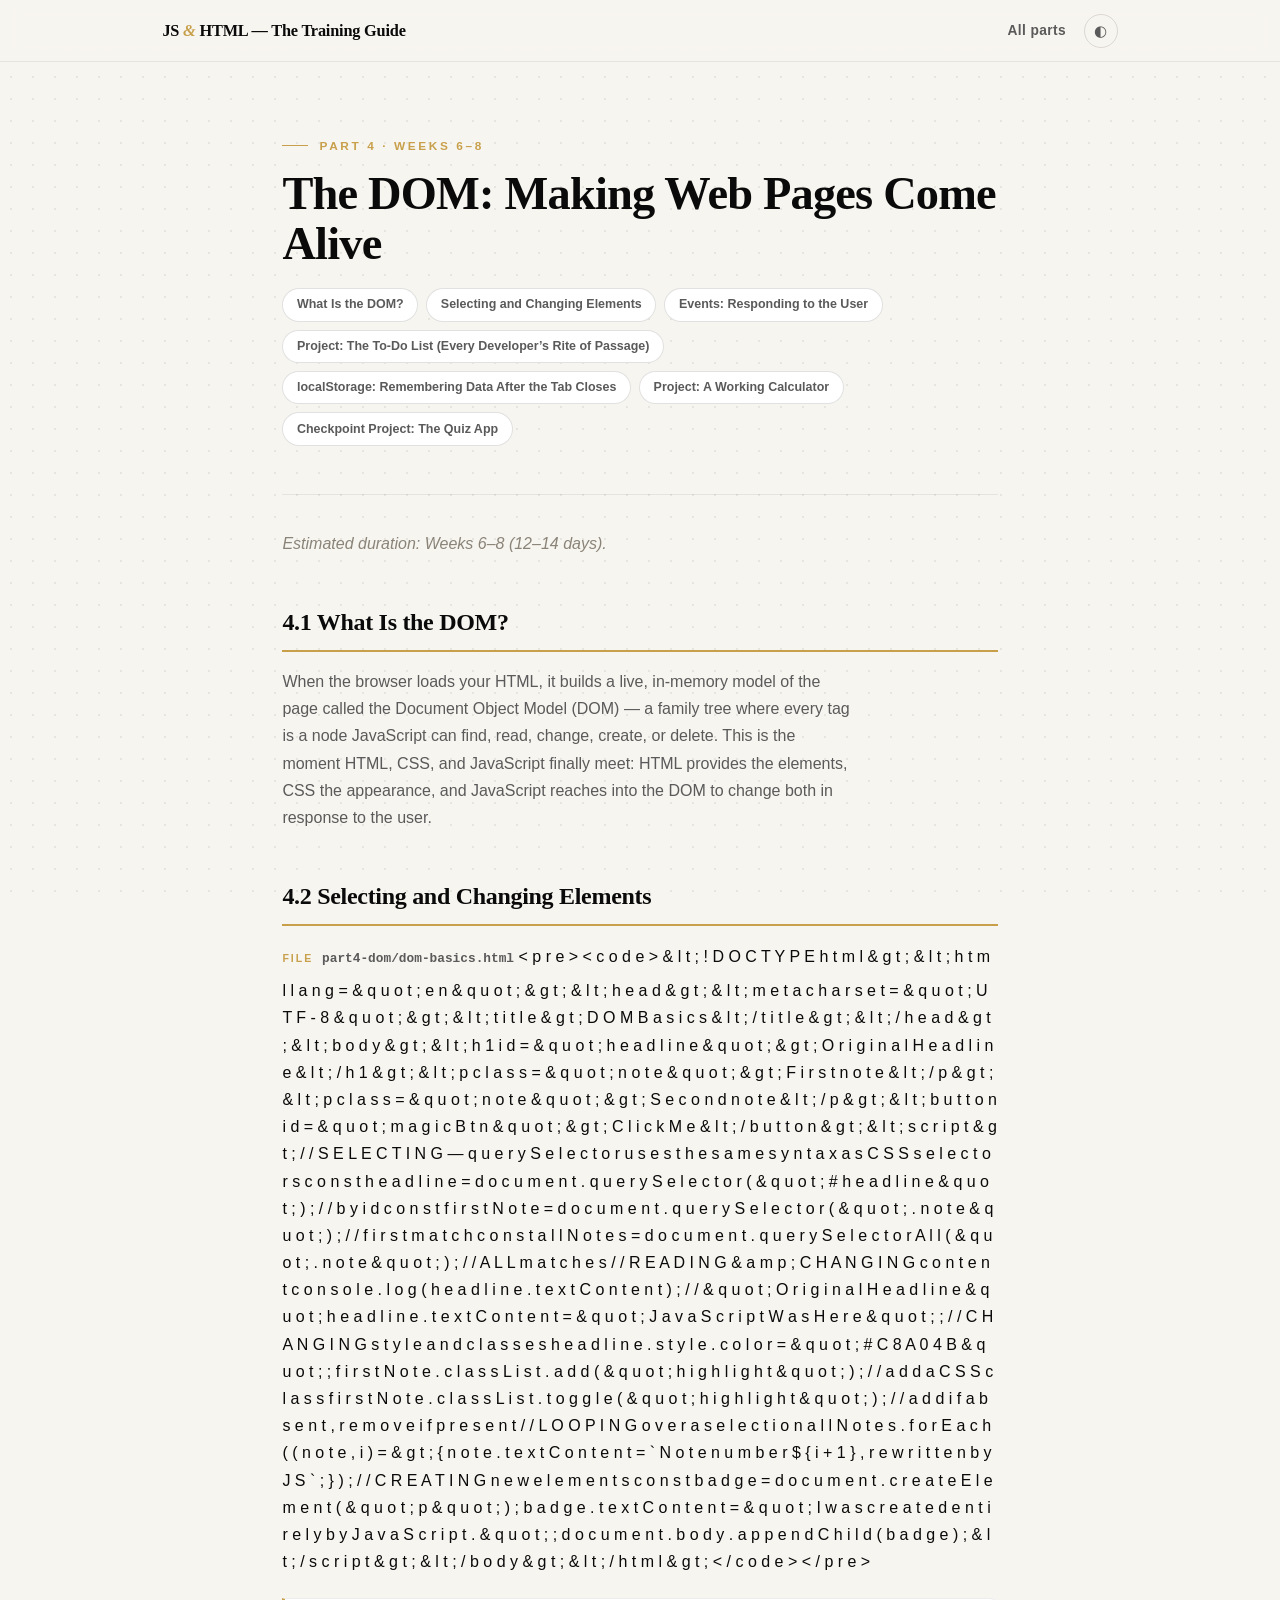
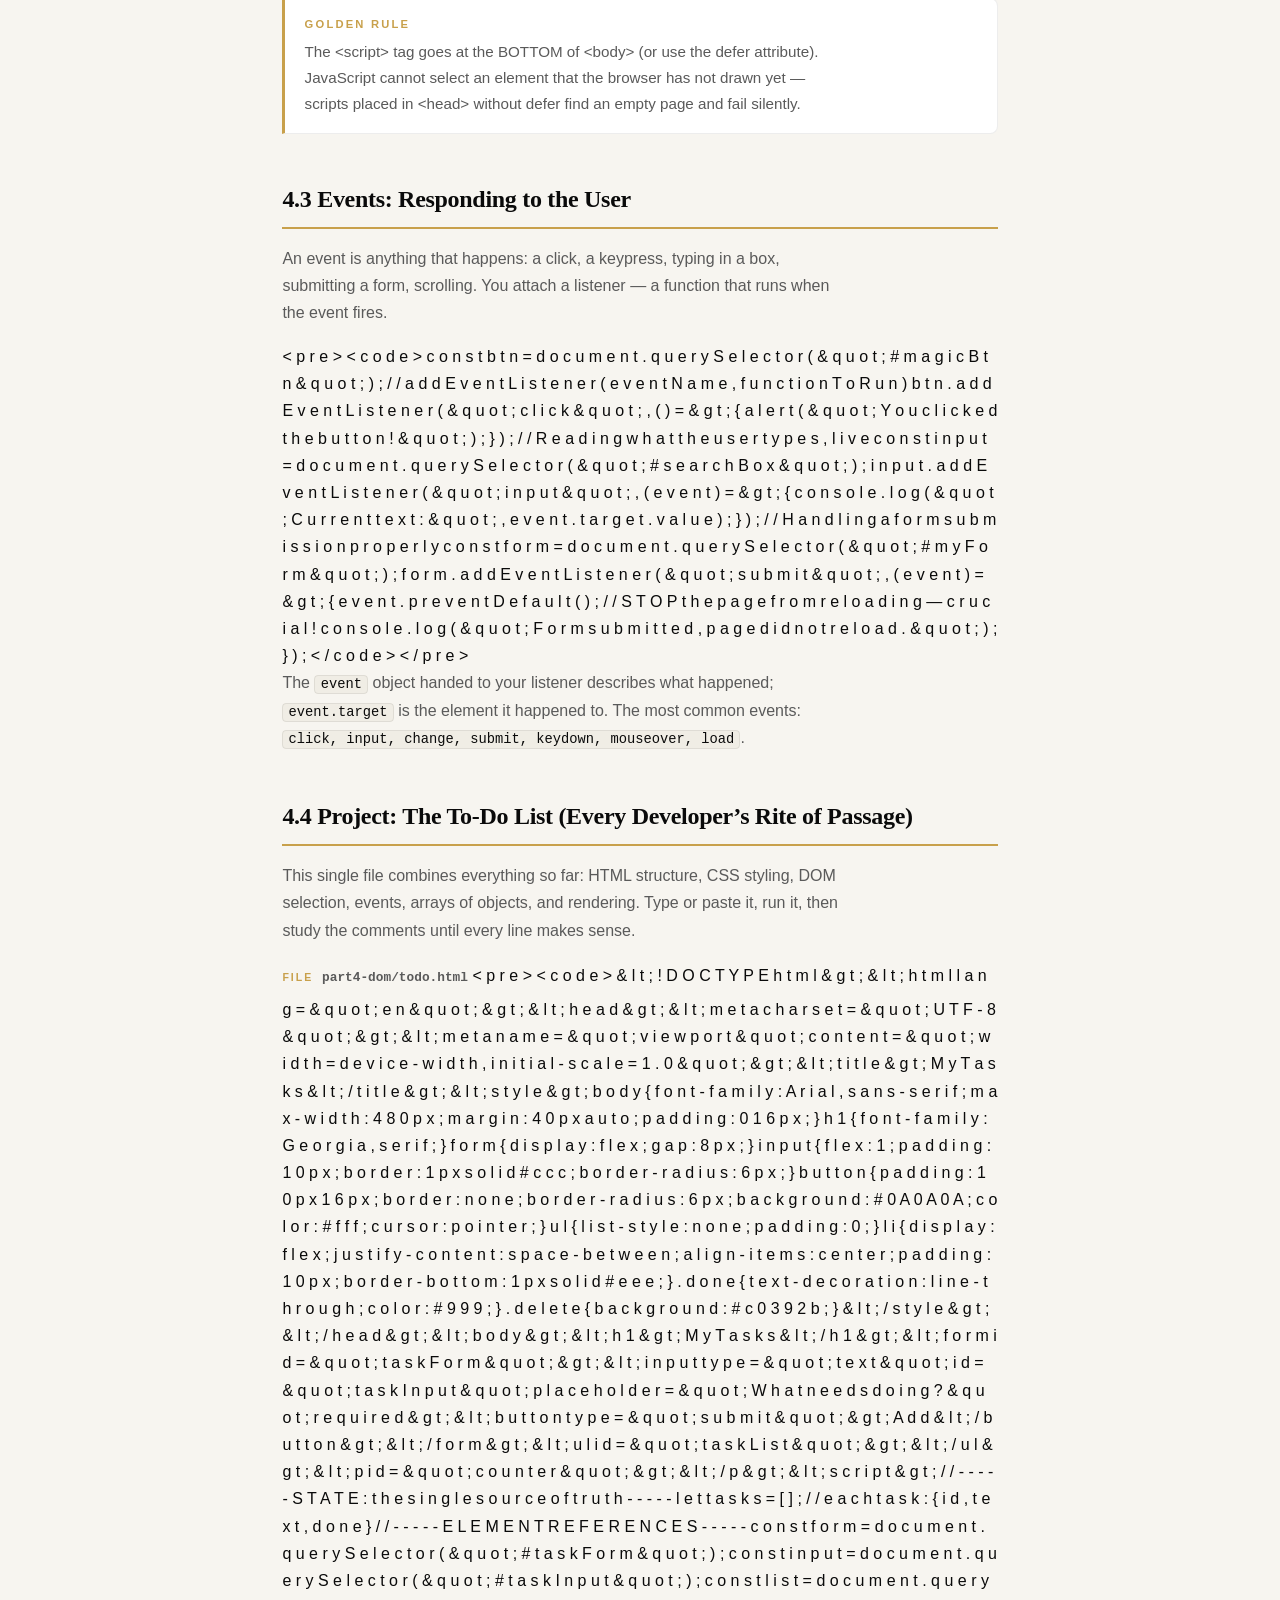
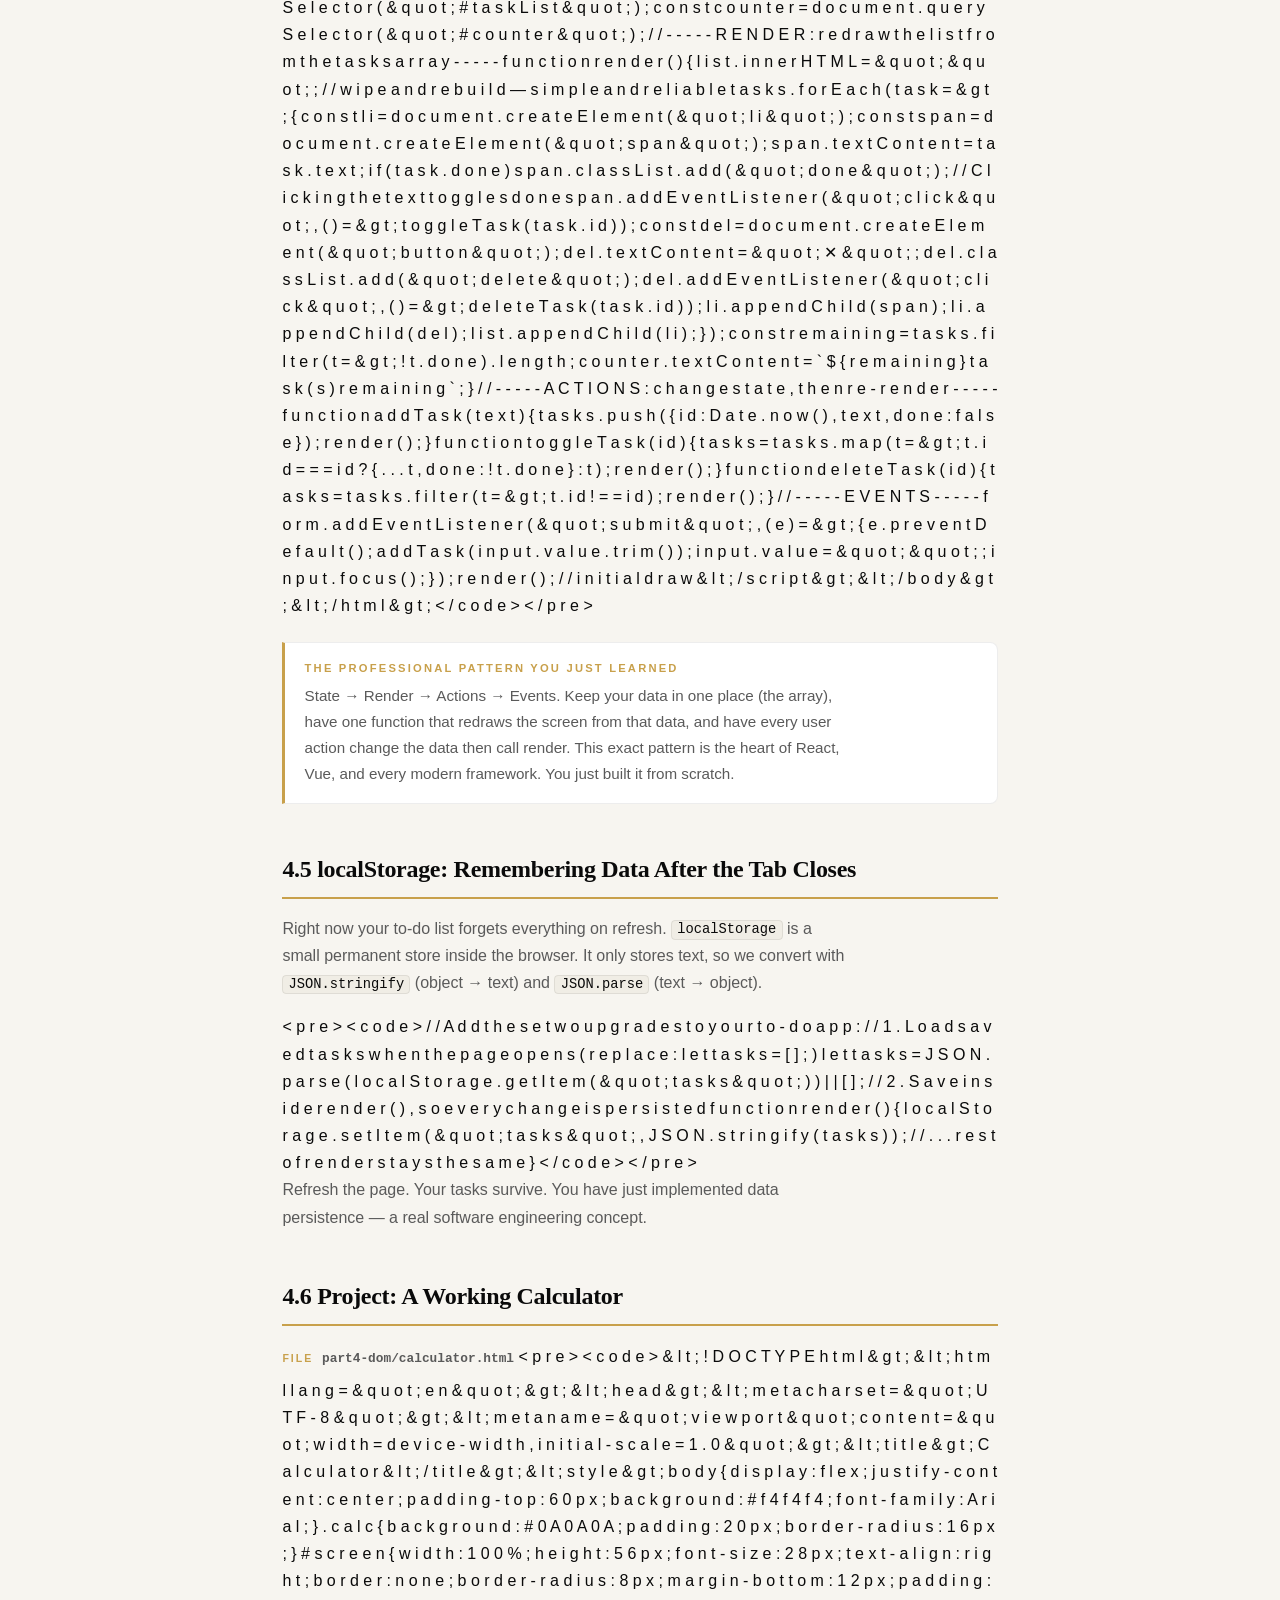
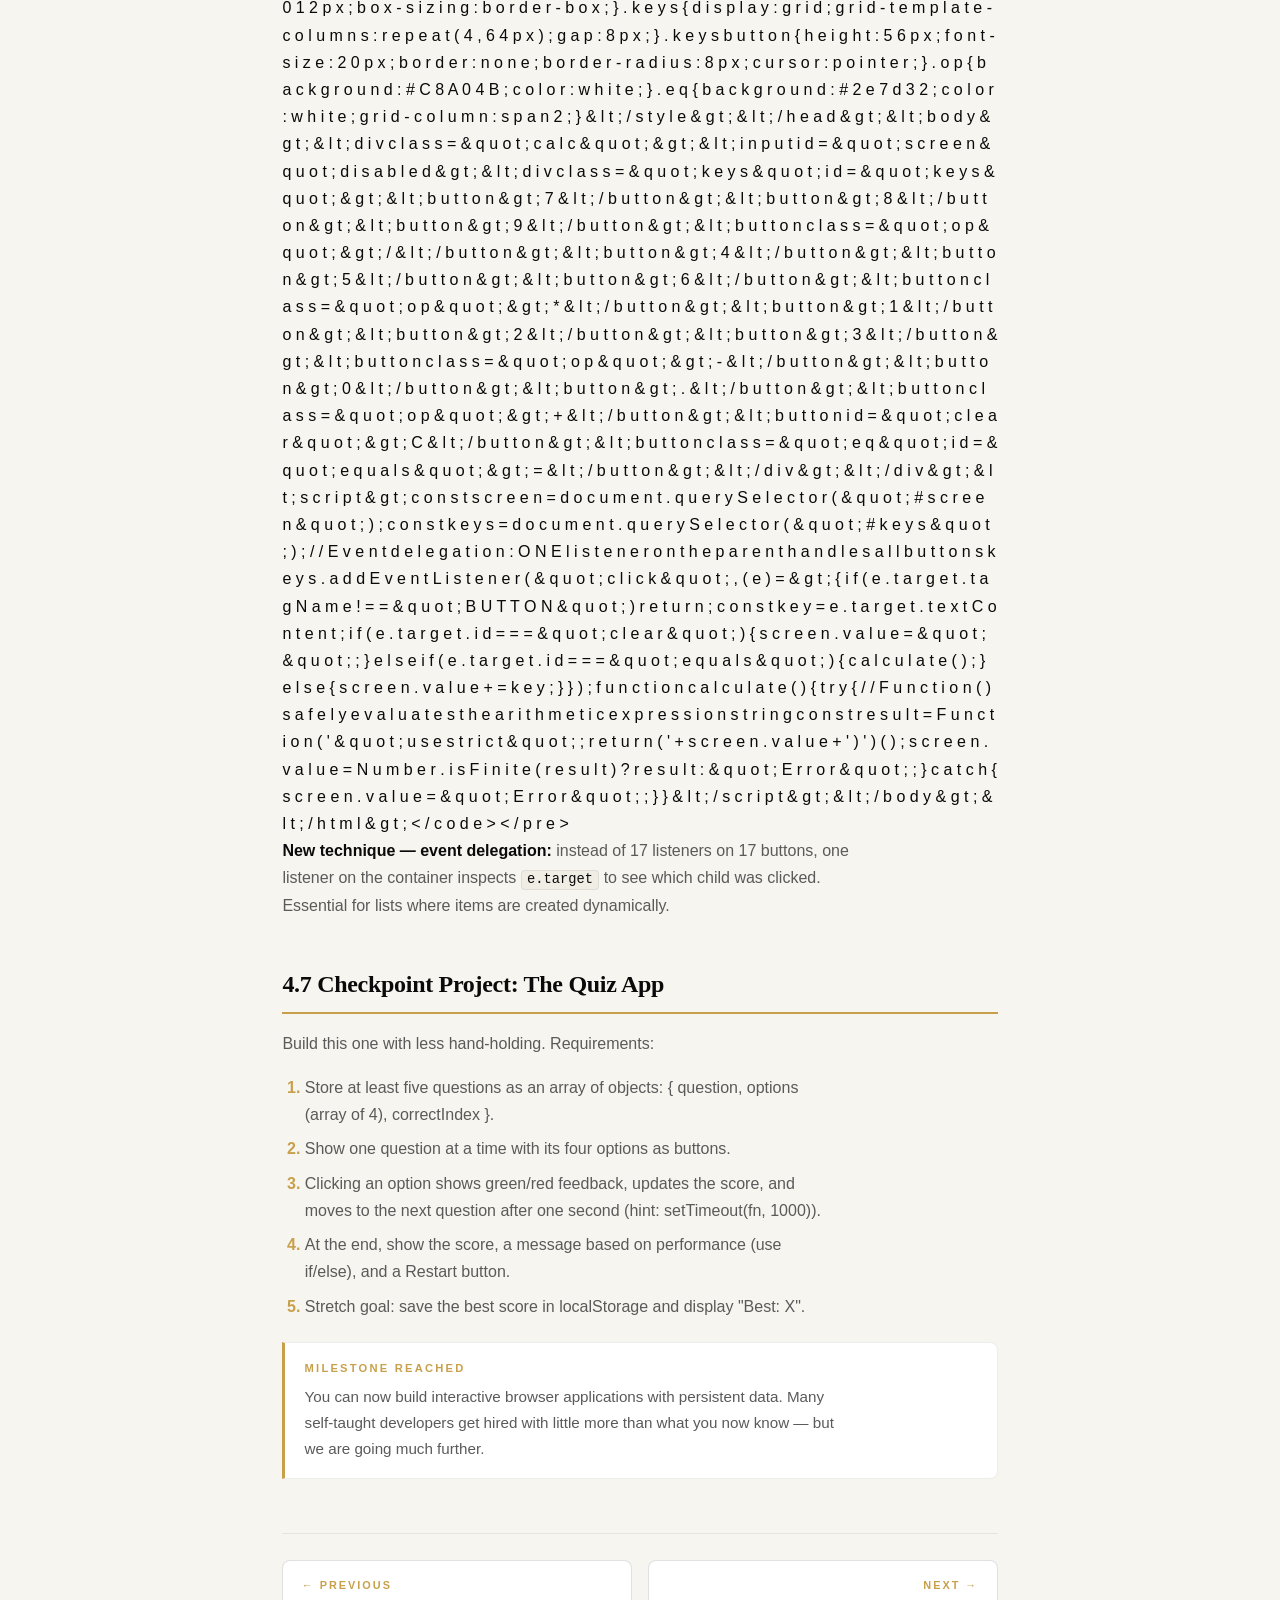
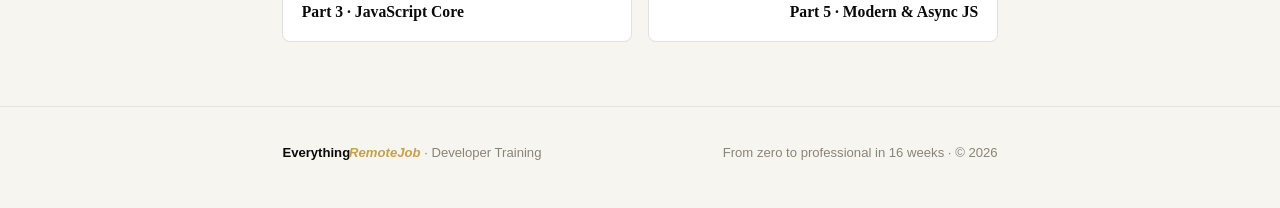
<file: part4.html>
<!DOCTYPE html>
<html lang="en">
<head>
<meta charset="UTF-8">
<meta name="viewport" content="width=device-width, initial-scale=1.0">
<title>Part 4 — The DOM · JS & HTML Training Guide</title>
<meta name="description" content="The Complete JavaScript &amp; HTML Software Developer Training Guide — a step-by-step, hands-on 16-week curriculum from zero to professional.">
<meta property="og:type" content="website">
<meta property="og:title" content="Part 4 — The DOM · JS &amp; HTML Training Guide">
<meta property="og:description" content="From zero to professional in 16 weeks — 9 parts, 12 real projects, 100+ copy-and-paste practicals.">
<meta property="og:url" content="https://seyidev-ops.github.io/softwaredeveloper/">
<meta property="og:image" content="https://seyidev-ops.github.io/softwaredeveloper/assets/og-thumbnail.png">
<meta property="og:image:width" content="1280">
<meta property="og:image:height" content="640">
<meta name="twitter:card" content="summary_large_image">
<meta name="twitter:image" content="https://seyidev-ops.github.io/softwaredeveloper/assets/og-thumbnail.png"><style>
/* ============================================================
   The Complete JavaScript & HTML Developer Training Guide
   Warm editorial minimalist — gold house style (#C8A04B)
   ============================================================ */
:root{
  --paper:#F7F5F0; --paper-2:#F0EDE5; --card:#FFFFFF;
  --ink:#0A0A0A; --ink-soft:#5A5A5A; --ink-faint:#8A8378;
  --accent:#C8A04B; --accent-h:#A88334;
  --line:rgba(10,10,10,.12); --line-soft:rgba(10,10,10,.07);
  --code-bg:#1B1814; --code-ink:#F2EEE6; --code-soft:#ADA79B;
  --serif:Georgia,'Times New Roman',serif;
  --sans:'Segoe UI',Calibri,'Helvetica Neue',Arial,sans-serif;
  --mono:Consolas,'SF Mono',Menlo,monospace;
}
html[data-theme="night"]{
  --paper:#14120F; --paper-2:#1B1814; --card:#1B1814;
  --ink:#F2EEE6; --ink-soft:#ADA79B; --ink-faint:#6E685D;
  --accent:#D9B25F; --accent-h:#E6C77E;
  --line:rgba(242,238,230,.14); --line-soft:rgba(242,238,230,.07);
}
*{box-sizing:border-box;margin:0;padding:0}
html{scroll-behavior:smooth}
body{
  background:var(--paper);color:var(--ink);
  font-family:var(--sans);font-weight:400;font-size:1.0rem;line-height:1.7;
  background-image:radial-gradient(var(--line-soft) 1px,transparent 1px);
  background-size:22px 22px;background-attachment:fixed;
}
a{color:inherit}
::selection{background:var(--accent);color:#fff}

/* ---------- Header ---------- */
header.site{
  position:sticky;top:0;z-index:50;
  background:color-mix(in srgb,var(--paper) 88%,transparent);
  backdrop-filter:blur(10px);-webkit-backdrop-filter:blur(10px);
  border-bottom:1px solid var(--line-soft);
}
.nav{max-width:1000px;margin:0 auto;padding:.85rem 1.4rem;
  display:flex;align-items:center;justify-content:space-between;gap:1rem}
.brand{font-family:var(--serif);font-weight:700;font-size:1.02rem;
  text-decoration:none;letter-spacing:-.2px;white-space:nowrap}
.brand .amp{color:var(--accent);font-style:italic}
.nav-right{display:flex;align-items:center;gap:1.1rem}
.nav-link{font-size:.86rem;font-weight:600;letter-spacing:.4px;
  text-decoration:none;color:var(--ink-soft)}
.nav-link:hover{color:var(--accent-h)}
.theme-btn{border:1px solid var(--line);background:transparent;color:var(--ink-soft);
  border-radius:100px;width:34px;height:34px;cursor:pointer;font-size:.95rem;line-height:1}
.theme-btn:hover{color:var(--accent-h);border-color:var(--accent)}

/* ---------- Shared column ---------- */
.col{max-width:760px;margin:0 auto;padding:0 1.4rem}
.wide{max-width:1000px;margin:0 auto;padding:0 1.4rem}

/* ---------- Kicker ---------- */
.kicker{font-family:var(--sans);font-weight:600;font-size:.74rem;
  letter-spacing:2.6px;text-transform:uppercase;color:var(--accent);
  display:flex;align-items:center;gap:.7rem;margin:2.4rem 0 .8rem}
.kicker::before{content:"";display:inline-block;width:26px;height:1px;background:var(--accent)}

/* ---------- Part hero ---------- */
.part-hero{padding:clamp(2.6rem,7vw,4.6rem) 0 1.4rem;border-bottom:1px solid var(--line-soft);margin-bottom:2.2rem}
.part-hero .kicker{margin-top:0}
.part-hero h1{font-family:var(--serif);font-weight:700;
  font-size:clamp(1.9rem,5vw,2.9rem);line-height:1.08;letter-spacing:-.8px;margin:0 0 1rem}
.anchor-row{display:flex;flex-wrap:wrap;gap:.5rem;margin:1.2rem 0 1.6rem}
.anchor-row a{font-size:.78rem;font-weight:600;text-decoration:none;color:var(--ink-soft);
  border:1px solid var(--line);border-radius:100px;padding:.32rem .85rem;background:var(--card);
  transition:border-color .25s,color .25s}
.anchor-row a:hover{border-color:var(--accent);color:var(--accent-h)}

/* ---------- Article content ---------- */
article p{margin:0 0 1.05rem;color:var(--ink-soft);max-width:64ch}
article p strong{color:var(--ink)}
article h2{font-family:var(--serif);font-weight:700;font-size:1.5rem;letter-spacing:-.3px;
  color:var(--ink);margin:2.8rem 0 1rem;padding-bottom:.45rem;
  border-bottom:2px solid var(--accent);scroll-margin-top:84px;max-width:64ch}
article h3{font-family:var(--serif);font-weight:700;font-size:1.18rem;
  color:var(--ink);margin:2rem 0 .7rem}
article h4{font-weight:700;font-size:1rem;color:var(--ink);margin:1.5rem 0 .5rem}
article ul,article ol{margin:0 0 1.2rem;padding-left:1.4rem;color:var(--ink-soft);max-width:62ch}
article li{margin-bottom:.45rem}
article li::marker{color:var(--accent);font-weight:600}
article em{color:var(--ink-faint)}
.soft{color:var(--ink-faint)}
.accent{color:var(--accent)}

/* Inline code */
article p code,article li code,td code{
  font-family:var(--mono);font-size:.86em;color:var(--ink);
  background:var(--paper-2);border:1px solid var(--line-soft);
  border-radius:4px;padding:.08em .38em;white-space:nowrap}
html[data-theme="night"] article p code,
html[data-theme="night"] article li code{color:var(--ink)}

/* Code blocks — dark surface, the standing exception */
article pre{
  background:var(--code-bg);color:var(--code-ink);
  border-left:3px solid var(--accent);border-radius:0 8px 8px 0;
  padding:1.05rem 1.2rem;margin:0 0 1.4rem;overflow-x:auto;
  font-family:var(--mono);font-size:.83rem;line-height:1.55}
article pre code{background:none;border:none;padding:0;color:inherit;white-space:pre}
.file-label{display:inline-flex;align-items:center;gap:.55rem;margin:.4rem 0 .45rem}
.file-label .fl-tag{font-size:.66rem;font-weight:700;letter-spacing:2px;color:var(--accent)}
.file-label code{font-family:var(--mono);font-size:.8rem;font-weight:600;color:var(--ink-soft);
  background:none;border:none;padding:0}
.file-label + pre{margin-top:0}

/* Callout */
.callout{background:var(--card);border:1px solid var(--line-soft);
  border-left:3px solid var(--accent);border-radius:0 8px 8px 0;
  padding:1rem 1.2rem;margin:1.4rem 0 1.6rem}
.callout .co-label{font-size:.7rem;font-weight:700;letter-spacing:2.2px;color:var(--accent);margin-bottom:.35rem}
.callout p{margin:0;font-size:.95rem}

/* Tables */
.tbl-wrap{overflow-x:auto;margin:.4rem 0 1.6rem;border:1px solid var(--line-soft);
  border-radius:8px;background:var(--card)}
table{width:100%;border-collapse:collapse;font-size:.88rem;min-width:560px}
th{background:var(--ink);color:var(--paper);text-align:left;font-weight:600;
  font-size:.78rem;letter-spacing:.6px;padding:.65rem .85rem}
html[data-theme="night"] th{background:var(--paper-2);color:var(--ink)}
td{padding:.6rem .85rem;border-top:1px solid var(--line-soft);color:var(--ink-soft);vertical-align:top}

/* ---------- Pagination ---------- */
.pager{display:flex;justify-content:space-between;gap:1rem;
  border-top:1px solid var(--line-soft);margin-top:3.4rem;padding:1.6rem 0 0}
.pager a{flex:1;text-decoration:none;border:1px solid var(--line);border-radius:8px;
  background:var(--card);padding:.95rem 1.15rem;transition:border-color .25s}
.pager a:hover{border-color:var(--accent)}
.pager .dir{font-size:.68rem;font-weight:700;letter-spacing:2px;color:var(--accent);display:block;margin-bottom:.25rem}
.pager .pt{font-family:var(--serif);font-weight:700;font-size:.98rem;color:var(--ink)}
.pager a.next{text-align:right}
.pager .ghost{visibility:hidden}

/* ---------- Landing ---------- */
.hero{padding:clamp(4rem,11vw,7.5rem) 0 clamp(2.5rem,6vw,4rem);text-align:left}
.hero .kicker{margin-top:0}
.hero h1{font-family:var(--serif);font-weight:700;
  font-size:clamp(2.5rem,7vw,4.4rem);line-height:1.04;letter-spacing:-1.5px;margin:0 0 1.3rem;max-width:16ch}
.hero h1 .em{font-style:italic;color:var(--accent)}
.hero .sub{font-size:1.07rem;color:var(--ink-soft);max-width:54ch;margin-bottom:2.2rem}
.cta-row{display:flex;align-items:center;gap:1.6rem;flex-wrap:wrap}
.btn-primary{display:inline-flex;align-items:center;gap:.6rem;text-decoration:none;
  background:var(--ink);color:var(--paper);font-weight:600;font-size:.95rem;
  padding:1rem 2.2rem;border-radius:2px;transition:background .25s}
.btn-primary .arr{transition:transform .25s}
.btn-primary:hover{background:var(--accent-h)}
.btn-primary:hover .arr{transform:translateX(4px)}
html[data-theme="night"] .btn-primary{background:var(--ink);color:var(--paper)}
.link-quiet{font-size:.92rem;color:var(--ink-faint);text-decoration:underline;text-underline-offset:4px}
.link-quiet:hover{color:var(--accent-h)}

.stat-strip{border-top:1px solid var(--line);border-bottom:1px solid var(--line);
  display:grid;grid-template-columns:repeat(4,1fr);margin:1.6rem 0 0}
.stat{padding:1.4rem 1rem;text-align:center;border-left:1px solid var(--line-soft)}
.stat:first-child{border-left:none}
.stat .n{font-family:var(--serif);font-weight:700;font-size:clamp(1.5rem,3.5vw,2.2rem);
  font-variant-numeric:tabular-nums;color:var(--ink);line-height:1.1}
.stat .l{font-size:.7rem;font-weight:600;letter-spacing:1.8px;text-transform:uppercase;color:var(--ink-faint);margin-top:.3rem}

.section{padding:clamp(3rem,8vw,5.5rem) 0 0}
.section-head{font-family:var(--serif);font-weight:700;font-size:clamp(1.6rem,4vw,2.2rem);
  letter-spacing:-.6px;margin:0 0 .7rem}
.section-sub{color:var(--ink-soft);max-width:58ch;margin-bottom:2.2rem}

.parts-grid{display:grid;grid-template-columns:repeat(auto-fill,minmax(290px,1fr));gap:1rem}
.part-card{display:block;text-decoration:none;background:var(--card);
  border:1px solid var(--line-soft);border-radius:8px;padding:1.5rem 1.5rem 1.3rem;
  transition:border-color .25s}
.part-card:hover{border-color:var(--accent)}
.part-card .pc-kicker{font-size:.68rem;font-weight:700;letter-spacing:2px;color:var(--accent);margin-bottom:.55rem}
.part-card h3{font-family:var(--serif);font-weight:700;font-size:1.16rem;letter-spacing:-.2px;color:var(--ink);margin:0 0 .5rem}
.part-card p{font-size:.88rem;color:var(--ink-soft);margin:0 0 .9rem;line-height:1.55}
.part-card .pc-mile{font-size:.78rem;color:var(--ink-faint);border-top:1px solid var(--line-soft);padding-top:.7rem}
.part-card .pc-mile strong{color:var(--ink-soft);font-weight:600}

.proj-strip{display:grid;grid-template-columns:repeat(auto-fill,minmax(220px,1fr));gap:.7rem}
.proj{background:var(--card);border:1px solid var(--line-soft);border-radius:8px;
  padding:.85rem 1.05rem;font-size:.86rem;color:var(--ink-soft);display:flex;gap:.6rem;align-items:baseline}
.proj .dot{color:var(--accent);font-weight:700}

.cta-band{margin:clamp(3.5rem,9vw,6rem) 0 0;border-top:1px solid var(--line);
  padding:clamp(2.6rem,7vw,4.5rem) 0}
.cta-band h2{font-family:var(--serif);font-weight:700;font-size:clamp(1.7rem,4.5vw,2.5rem);
  letter-spacing:-.6px;margin:0 0 .8rem;max-width:22ch}
.cta-band p{color:var(--ink-soft);max-width:52ch;margin-bottom:2rem}

/* ---------- Footer ---------- */
footer.site{border-top:1px solid var(--line-soft);margin-top:4rem;padding:2.2rem 0 2.8rem}
footer.site .col{display:flex;justify-content:space-between;gap:1rem;flex-wrap:wrap;
  font-size:.82rem;color:var(--ink-faint)}
.bm{font-weight:700;color:var(--ink)}
.bm .bm-i{font-style:italic;color:var(--accent);margin-left:-0.08em}

@media (max-width:640px){
  .stat-strip{grid-template-columns:repeat(2,1fr)}
  .stat:nth-child(3){border-left:none}
  .pager{flex-direction:column}
  .pager a.next{text-align:left}
  .pager .ghost{display:none}
}

</style>
<script>(function(){try{var t=localStorage.getItem('jsguide-theme');if(t)document.documentElement.setAttribute('data-theme',t);}catch(e){}})();</script>
</head>
<body>

<header class="site" data-live="off">
  <nav class="nav">
    <a class="brand" href="index.html">JS <span class="amp">&amp;</span> HTML — The Training Guide</a>
    <div class="nav-right">
      <a class="nav-link" href="index.html">All parts</a>
      <button class="theme-btn" id="themeBtn" aria-label="Toggle dark mode" title="Toggle dark mode">◐</button>
    </div>
  </nav>
</header>

<main class="col">
  <div class="part-hero">
    <div class="kicker">Part 4 · Weeks 6–8</div>
    <h1>The DOM: Making Web Pages Come Alive</h1>
    <div class="anchor-row" data-live="stagger"><a href="#4-1-what-is-the-dom">What Is the DOM?</a><a href="#4-2-selecting-and-changing-elements">Selecting and Changing Elements</a><a href="#4-3-events-responding-to-the-user">Events: Responding to the User</a><a href="#4-4-project-the-to-do-list-every-developer-s-rite-of-passage">Project: The To-Do List (Every Developer’s Rite of Passage)</a><a href="#4-5-localstorage-remembering-data-after-the-tab-closes">localStorage: Remembering Data After the Tab Closes</a><a href="#4-6-project-a-working-calculator">Project: A Working Calculator</a><a href="#4-7-checkpoint-project-the-quiz-app">Checkpoint Project: The Quiz App</a></div>
  </div>
  <article>

<p><span class="soft"><em>Estimated duration: Weeks 6–8 (12–14 days).</em></span></p>
<h2 id="4-1-what-is-the-dom">4.1  What Is the DOM?</h2>
<p>When the browser loads your HTML, it builds a live, in-memory model of the page called the Document Object Model (DOM) — a family tree where every tag is a node JavaScript can find, read, change, create, or delete. This is the moment HTML, CSS, and JavaScript finally meet: HTML provides the elements, CSS the appearance, and JavaScript reaches into the DOM to change both in response to the user.</p>
<h2 id="4-2-selecting-and-changing-elements">4.2  Selecting and Changing Elements</h2>
<div class="file-label"><span class="fl-tag">FILE</span><code>part4-dom/dom-basics.html</code></div>
<
p
r
e
>
<
c
o
d
e
>
&
l
t
;
!
D
O
C
T
Y
P
E
 
h
t
m
l
&
g
t
;


&
l
t
;
h
t
m
l
 
l
a
n
g
=
&
q
u
o
t
;
e
n
&
q
u
o
t
;
&
g
t
;


&
l
t
;
h
e
a
d
&
g
t
;
&
l
t
;
m
e
t
a
 
c
h
a
r
s
e
t
=
&
q
u
o
t
;
U
T
F
-
8
&
q
u
o
t
;
&
g
t
;
&
l
t
;
t
i
t
l
e
&
g
t
;
D
O
M
 
B
a
s
i
c
s
&
l
t
;
/
t
i
t
l
e
&
g
t
;
&
l
t
;
/
h
e
a
d
&
g
t
;


&
l
t
;
b
o
d
y
&
g
t
;


 
 
&
l
t
;
h
1
 
i
d
=
&
q
u
o
t
;
h
e
a
d
l
i
n
e
&
q
u
o
t
;
&
g
t
;
O
r
i
g
i
n
a
l
 
H
e
a
d
l
i
n
e
&
l
t
;
/
h
1
&
g
t
;


 
 
&
l
t
;
p
 
c
l
a
s
s
=
&
q
u
o
t
;
n
o
t
e
&
q
u
o
t
;
&
g
t
;
F
i
r
s
t
 
n
o
t
e
&
l
t
;
/
p
&
g
t
;


 
 
&
l
t
;
p
 
c
l
a
s
s
=
&
q
u
o
t
;
n
o
t
e
&
q
u
o
t
;
&
g
t
;
S
e
c
o
n
d
 
n
o
t
e
&
l
t
;
/
p
&
g
t
;


 
 
&
l
t
;
b
u
t
t
o
n
 
i
d
=
&
q
u
o
t
;
m
a
g
i
c
B
t
n
&
q
u
o
t
;
&
g
t
;
C
l
i
c
k
 
M
e
&
l
t
;
/
b
u
t
t
o
n
&
g
t
;




 
 
&
l
t
;
s
c
r
i
p
t
&
g
t
;


 
 
 
 
/
/
 
S
E
L
E
C
T
I
N
G
 
—
 
q
u
e
r
y
S
e
l
e
c
t
o
r
 
u
s
e
s
 
t
h
e
 
s
a
m
e
 
s
y
n
t
a
x
 
a
s
 
C
S
S
 
s
e
l
e
c
t
o
r
s


 
 
 
 
c
o
n
s
t
 
h
e
a
d
l
i
n
e
 
=
 
d
o
c
u
m
e
n
t
.
q
u
e
r
y
S
e
l
e
c
t
o
r
(
&
q
u
o
t
;
#
h
e
a
d
l
i
n
e
&
q
u
o
t
;
)
;
 
 
/
/
 
b
y
 
i
d


 
 
 
 
c
o
n
s
t
 
f
i
r
s
t
N
o
t
e
 
=
 
d
o
c
u
m
e
n
t
.
q
u
e
r
y
S
e
l
e
c
t
o
r
(
&
q
u
o
t
;
.
n
o
t
e
&
q
u
o
t
;
)
;
 
 
 
 
 
/
/
 
f
i
r
s
t
 
m
a
t
c
h


 
 
 
 
c
o
n
s
t
 
a
l
l
N
o
t
e
s
 
=
 
d
o
c
u
m
e
n
t
.
q
u
e
r
y
S
e
l
e
c
t
o
r
A
l
l
(
&
q
u
o
t
;
.
n
o
t
e
&
q
u
o
t
;
)
;
 
 
 
/
/
 
A
L
L
 
m
a
t
c
h
e
s




 
 
 
 
/
/
 
R
E
A
D
I
N
G
 
&
a
m
p
;
 
C
H
A
N
G
I
N
G
 
c
o
n
t
e
n
t


 
 
 
 
c
o
n
s
o
l
e
.
l
o
g
(
h
e
a
d
l
i
n
e
.
t
e
x
t
C
o
n
t
e
n
t
)
;
 
 
 
 
 
 
 
 
 
 
/
/
 
&
q
u
o
t
;
O
r
i
g
i
n
a
l
 
H
e
a
d
l
i
n
e
&
q
u
o
t
;


 
 
 
 
h
e
a
d
l
i
n
e
.
t
e
x
t
C
o
n
t
e
n
t
 
=
 
&
q
u
o
t
;
J
a
v
a
S
c
r
i
p
t
 
W
a
s
 
H
e
r
e
&
q
u
o
t
;
;




 
 
 
 
/
/
 
C
H
A
N
G
I
N
G
 
s
t
y
l
e
 
a
n
d
 
c
l
a
s
s
e
s


 
 
 
 
h
e
a
d
l
i
n
e
.
s
t
y
l
e
.
c
o
l
o
r
 
=
 
&
q
u
o
t
;
#
C
8
A
0
4
B
&
q
u
o
t
;
;


 
 
 
 
f
i
r
s
t
N
o
t
e
.
c
l
a
s
s
L
i
s
t
.
a
d
d
(
&
q
u
o
t
;
h
i
g
h
l
i
g
h
t
&
q
u
o
t
;
)
;
 
 
 
 
 
 
 
/
/
 
a
d
d
 
a
 
C
S
S
 
c
l
a
s
s


 
 
 
 
f
i
r
s
t
N
o
t
e
.
c
l
a
s
s
L
i
s
t
.
t
o
g
g
l
e
(
&
q
u
o
t
;
h
i
g
h
l
i
g
h
t
&
q
u
o
t
;
)
;
 
 
 
 
/
/
 
a
d
d
 
i
f
 
a
b
s
e
n
t
,
 
r
e
m
o
v
e
 
i
f
 
p
r
e
s
e
n
t




 
 
 
 
/
/
 
L
O
O
P
I
N
G
 
o
v
e
r
 
a
 
s
e
l
e
c
t
i
o
n


 
 
 
 
a
l
l
N
o
t
e
s
.
f
o
r
E
a
c
h
(
(
n
o
t
e
,
 
i
)
 
=
&
g
t
;
 
{


 
 
 
 
 
 
n
o
t
e
.
t
e
x
t
C
o
n
t
e
n
t
 
=
 
`
N
o
t
e
 
n
u
m
b
e
r
 
$
{
i
 
+
 
1
}
,
 
r
e
w
r
i
t
t
e
n
 
b
y
 
J
S
`
;


 
 
 
 
}
)
;




 
 
 
 
/
/
 
C
R
E
A
T
I
N
G
 
n
e
w
 
e
l
e
m
e
n
t
s


 
 
 
 
c
o
n
s
t
 
b
a
d
g
e
 
=
 
d
o
c
u
m
e
n
t
.
c
r
e
a
t
e
E
l
e
m
e
n
t
(
&
q
u
o
t
;
p
&
q
u
o
t
;
)
;


 
 
 
 
b
a
d
g
e
.
t
e
x
t
C
o
n
t
e
n
t
 
=
 
&
q
u
o
t
;
I
 
w
a
s
 
c
r
e
a
t
e
d
 
e
n
t
i
r
e
l
y
 
b
y
 
J
a
v
a
S
c
r
i
p
t
.
&
q
u
o
t
;
;


 
 
 
 
d
o
c
u
m
e
n
t
.
b
o
d
y
.
a
p
p
e
n
d
C
h
i
l
d
(
b
a
d
g
e
)
;


 
 
&
l
t
;
/
s
c
r
i
p
t
&
g
t
;


&
l
t
;
/
b
o
d
y
&
g
t
;


&
l
t
;
/
h
t
m
l
&
g
t
;
<
/
c
o
d
e
>
<
/
p
r
e
>
<div class="callout"><div class="co-label">GOLDEN RULE</div><p>The &lt;script&gt; tag goes at the BOTTOM of &lt;body&gt; (or use the defer attribute). JavaScript cannot select an element that the browser has not drawn yet — scripts placed in &lt;head&gt; without defer find an empty page and fail silently.</p></div>
<h2 id="4-3-events-responding-to-the-user">4.3  Events: Responding to the User</h2>
<p>An event is anything that happens: a click, a keypress, typing in a box, submitting a form, scrolling. You attach a listener — a function that runs when the event fires.</p>
<
p
r
e
>
<
c
o
d
e
>
c
o
n
s
t
 
b
t
n
 
=
 
d
o
c
u
m
e
n
t
.
q
u
e
r
y
S
e
l
e
c
t
o
r
(
&
q
u
o
t
;
#
m
a
g
i
c
B
t
n
&
q
u
o
t
;
)
;




/
/
 
a
d
d
E
v
e
n
t
L
i
s
t
e
n
e
r
(
e
v
e
n
t
N
a
m
e
,
 
f
u
n
c
t
i
o
n
T
o
R
u
n
)


b
t
n
.
a
d
d
E
v
e
n
t
L
i
s
t
e
n
e
r
(
&
q
u
o
t
;
c
l
i
c
k
&
q
u
o
t
;
,
 
(
)
 
=
&
g
t
;
 
{


 
 
a
l
e
r
t
(
&
q
u
o
t
;
Y
o
u
 
c
l
i
c
k
e
d
 
t
h
e
 
b
u
t
t
o
n
!
&
q
u
o
t
;
)
;


}
)
;




/
/
 
R
e
a
d
i
n
g
 
w
h
a
t
 
t
h
e
 
u
s
e
r
 
t
y
p
e
s
,
 
l
i
v
e


c
o
n
s
t
 
i
n
p
u
t
 
=
 
d
o
c
u
m
e
n
t
.
q
u
e
r
y
S
e
l
e
c
t
o
r
(
&
q
u
o
t
;
#
s
e
a
r
c
h
B
o
x
&
q
u
o
t
;
)
;


i
n
p
u
t
.
a
d
d
E
v
e
n
t
L
i
s
t
e
n
e
r
(
&
q
u
o
t
;
i
n
p
u
t
&
q
u
o
t
;
,
 
(
e
v
e
n
t
)
 
=
&
g
t
;
 
{


 
 
c
o
n
s
o
l
e
.
l
o
g
(
&
q
u
o
t
;
C
u
r
r
e
n
t
 
t
e
x
t
:
&
q
u
o
t
;
,
 
e
v
e
n
t
.
t
a
r
g
e
t
.
v
a
l
u
e
)
;


}
)
;




/
/
 
H
a
n
d
l
i
n
g
 
a
 
f
o
r
m
 
s
u
b
m
i
s
s
i
o
n
 
p
r
o
p
e
r
l
y


c
o
n
s
t
 
f
o
r
m
 
=
 
d
o
c
u
m
e
n
t
.
q
u
e
r
y
S
e
l
e
c
t
o
r
(
&
q
u
o
t
;
#
m
y
F
o
r
m
&
q
u
o
t
;
)
;


f
o
r
m
.
a
d
d
E
v
e
n
t
L
i
s
t
e
n
e
r
(
&
q
u
o
t
;
s
u
b
m
i
t
&
q
u
o
t
;
,
 
(
e
v
e
n
t
)
 
=
&
g
t
;
 
{


 
 
e
v
e
n
t
.
p
r
e
v
e
n
t
D
e
f
a
u
l
t
(
)
;
 
 
 
/
/
 
S
T
O
P
 
t
h
e
 
p
a
g
e
 
f
r
o
m
 
r
e
l
o
a
d
i
n
g
 
—
 
c
r
u
c
i
a
l
!


 
 
c
o
n
s
o
l
e
.
l
o
g
(
&
q
u
o
t
;
F
o
r
m
 
s
u
b
m
i
t
t
e
d
,
 
p
a
g
e
 
d
i
d
 
n
o
t
 
r
e
l
o
a
d
.
&
q
u
o
t
;
)
;


}
)
;
<
/
c
o
d
e
>
<
/
p
r
e
>
<p>The <code>event</code> object handed to your listener describes what happened; <code>event.target</code> is the element it happened to. The most common events: <code>click, input, change, submit, keydown, mouseover, load</code>.</p>
<h2 id="4-4-project-the-to-do-list-every-developer-s-rite-of-passage">4.4  Project: The To-Do List (Every Developer’s Rite of Passage)</h2>
<p>This single file combines everything so far: HTML structure, CSS styling, DOM selection, events, arrays of objects, and rendering. Type or paste it, run it, then study the comments until every line makes sense.</p>
<div class="file-label"><span class="fl-tag">FILE</span><code>part4-dom/todo.html</code></div>
<
p
r
e
>
<
c
o
d
e
>
&
l
t
;
!
D
O
C
T
Y
P
E
 
h
t
m
l
&
g
t
;


&
l
t
;
h
t
m
l
 
l
a
n
g
=
&
q
u
o
t
;
e
n
&
q
u
o
t
;
&
g
t
;


&
l
t
;
h
e
a
d
&
g
t
;


 
 
&
l
t
;
m
e
t
a
 
c
h
a
r
s
e
t
=
&
q
u
o
t
;
U
T
F
-
8
&
q
u
o
t
;
&
g
t
;


 
 
&
l
t
;
m
e
t
a
 
n
a
m
e
=
&
q
u
o
t
;
v
i
e
w
p
o
r
t
&
q
u
o
t
;
 
c
o
n
t
e
n
t
=
&
q
u
o
t
;
w
i
d
t
h
=
d
e
v
i
c
e
-
w
i
d
t
h
,
 
i
n
i
t
i
a
l
-
s
c
a
l
e
=
1
.
0
&
q
u
o
t
;
&
g
t
;


 
 
&
l
t
;
t
i
t
l
e
&
g
t
;
M
y
 
T
a
s
k
s
&
l
t
;
/
t
i
t
l
e
&
g
t
;


 
 
&
l
t
;
s
t
y
l
e
&
g
t
;


 
 
 
 
b
o
d
y
 
{
 
f
o
n
t
-
f
a
m
i
l
y
:
 
A
r
i
a
l
,
 
s
a
n
s
-
s
e
r
i
f
;
 
m
a
x
-
w
i
d
t
h
:
 
4
8
0
p
x
;


 
 
 
 
 
 
 
 
 
 
 
m
a
r
g
i
n
:
 
4
0
p
x
 
a
u
t
o
;
 
p
a
d
d
i
n
g
:
 
0
 
1
6
p
x
;
 
}


 
 
 
 
h
1
 
{
 
f
o
n
t
-
f
a
m
i
l
y
:
 
G
e
o
r
g
i
a
,
 
s
e
r
i
f
;
 
}


 
 
 
 
f
o
r
m
 
{
 
d
i
s
p
l
a
y
:
 
f
l
e
x
;
 
g
a
p
:
 
8
p
x
;
 
}


 
 
 
 
i
n
p
u
t
 
{
 
f
l
e
x
:
 
1
;
 
p
a
d
d
i
n
g
:
 
1
0
p
x
;
 
b
o
r
d
e
r
:
 
1
p
x
 
s
o
l
i
d
 
#
c
c
c
;
 
b
o
r
d
e
r
-
r
a
d
i
u
s
:
 
6
p
x
;
 
}


 
 
 
 
b
u
t
t
o
n
 
{
 
p
a
d
d
i
n
g
:
 
1
0
p
x
 
1
6
p
x
;
 
b
o
r
d
e
r
:
 
n
o
n
e
;
 
b
o
r
d
e
r
-
r
a
d
i
u
s
:
 
6
p
x
;


 
 
 
 
 
 
 
 
 
 
 
 
 
b
a
c
k
g
r
o
u
n
d
:
 
#
0
A
0
A
0
A
;
 
c
o
l
o
r
:
 
#
f
f
f
;
 
c
u
r
s
o
r
:
 
p
o
i
n
t
e
r
;
 
}


 
 
 
 
u
l
 
{
 
l
i
s
t
-
s
t
y
l
e
:
 
n
o
n
e
;
 
p
a
d
d
i
n
g
:
 
0
;
 
}


 
 
 
 
l
i
 
{
 
d
i
s
p
l
a
y
:
 
f
l
e
x
;
 
j
u
s
t
i
f
y
-
c
o
n
t
e
n
t
:
 
s
p
a
c
e
-
b
e
t
w
e
e
n
;
 
a
l
i
g
n
-
i
t
e
m
s
:
 
c
e
n
t
e
r
;


 
 
 
 
 
 
 
 
 
p
a
d
d
i
n
g
:
 
1
0
p
x
;
 
b
o
r
d
e
r
-
b
o
t
t
o
m
:
 
1
p
x
 
s
o
l
i
d
 
#
e
e
e
;
 
}


 
 
 
 
.
d
o
n
e
 
{
 
t
e
x
t
-
d
e
c
o
r
a
t
i
o
n
:
 
l
i
n
e
-
t
h
r
o
u
g
h
;
 
c
o
l
o
r
:
 
#
9
9
9
;
 
}


 
 
 
 
.
d
e
l
e
t
e
 
{
 
b
a
c
k
g
r
o
u
n
d
:
 
#
c
0
3
9
2
b
;
 
}


 
 
&
l
t
;
/
s
t
y
l
e
&
g
t
;


&
l
t
;
/
h
e
a
d
&
g
t
;


&
l
t
;
b
o
d
y
&
g
t
;


 
 
&
l
t
;
h
1
&
g
t
;
M
y
 
T
a
s
k
s
&
l
t
;
/
h
1
&
g
t
;


 
 
&
l
t
;
f
o
r
m
 
i
d
=
&
q
u
o
t
;
t
a
s
k
F
o
r
m
&
q
u
o
t
;
&
g
t
;


 
 
 
 
&
l
t
;
i
n
p
u
t
 
t
y
p
e
=
&
q
u
o
t
;
t
e
x
t
&
q
u
o
t
;
 
i
d
=
&
q
u
o
t
;
t
a
s
k
I
n
p
u
t
&
q
u
o
t
;
 
p
l
a
c
e
h
o
l
d
e
r
=
&
q
u
o
t
;
W
h
a
t
 
n
e
e
d
s
 
d
o
i
n
g
?
&
q
u
o
t
;
 
r
e
q
u
i
r
e
d
&
g
t
;


 
 
 
 
&
l
t
;
b
u
t
t
o
n
 
t
y
p
e
=
&
q
u
o
t
;
s
u
b
m
i
t
&
q
u
o
t
;
&
g
t
;
A
d
d
&
l
t
;
/
b
u
t
t
o
n
&
g
t
;


 
 
&
l
t
;
/
f
o
r
m
&
g
t
;


 
 
&
l
t
;
u
l
 
i
d
=
&
q
u
o
t
;
t
a
s
k
L
i
s
t
&
q
u
o
t
;
&
g
t
;
&
l
t
;
/
u
l
&
g
t
;


 
 
&
l
t
;
p
 
i
d
=
&
q
u
o
t
;
c
o
u
n
t
e
r
&
q
u
o
t
;
&
g
t
;
&
l
t
;
/
p
&
g
t
;




 
 
&
l
t
;
s
c
r
i
p
t
&
g
t
;


 
 
 
 
/
/
 
-
-
-
-
-
 
S
T
A
T
E
:
 
t
h
e
 
s
i
n
g
l
e
 
s
o
u
r
c
e
 
o
f
 
t
r
u
t
h
 
-
-
-
-
-


 
 
 
 
l
e
t
 
t
a
s
k
s
 
=
 
[
]
;
 
 
 
/
/
 
e
a
c
h
 
t
a
s
k
:
 
{
 
i
d
,
 
t
e
x
t
,
 
d
o
n
e
 
}




 
 
 
 
/
/
 
-
-
-
-
-
 
E
L
E
M
E
N
T
 
R
E
F
E
R
E
N
C
E
S
 
-
-
-
-
-


 
 
 
 
c
o
n
s
t
 
f
o
r
m
 
=
 
d
o
c
u
m
e
n
t
.
q
u
e
r
y
S
e
l
e
c
t
o
r
(
&
q
u
o
t
;
#
t
a
s
k
F
o
r
m
&
q
u
o
t
;
)
;


 
 
 
 
c
o
n
s
t
 
i
n
p
u
t
 
=
 
d
o
c
u
m
e
n
t
.
q
u
e
r
y
S
e
l
e
c
t
o
r
(
&
q
u
o
t
;
#
t
a
s
k
I
n
p
u
t
&
q
u
o
t
;
)
;


 
 
 
 
c
o
n
s
t
 
l
i
s
t
 
=
 
d
o
c
u
m
e
n
t
.
q
u
e
r
y
S
e
l
e
c
t
o
r
(
&
q
u
o
t
;
#
t
a
s
k
L
i
s
t
&
q
u
o
t
;
)
;


 
 
 
 
c
o
n
s
t
 
c
o
u
n
t
e
r
 
=
 
d
o
c
u
m
e
n
t
.
q
u
e
r
y
S
e
l
e
c
t
o
r
(
&
q
u
o
t
;
#
c
o
u
n
t
e
r
&
q
u
o
t
;
)
;




 
 
 
 
/
/
 
-
-
-
-
-
 
R
E
N
D
E
R
:
 
r
e
d
r
a
w
 
t
h
e
 
l
i
s
t
 
f
r
o
m
 
t
h
e
 
t
a
s
k
s
 
a
r
r
a
y
 
-
-
-
-
-


 
 
 
 
f
u
n
c
t
i
o
n
 
r
e
n
d
e
r
(
)
 
{


 
 
 
 
 
 
l
i
s
t
.
i
n
n
e
r
H
T
M
L
 
=
 
&
q
u
o
t
;
&
q
u
o
t
;
;
 
 
 
/
/
 
w
i
p
e
 
a
n
d
 
r
e
b
u
i
l
d
 
—
 
s
i
m
p
l
e
 
a
n
d
 
r
e
l
i
a
b
l
e


 
 
 
 
 
 
t
a
s
k
s
.
f
o
r
E
a
c
h
(
t
a
s
k
 
=
&
g
t
;
 
{


 
 
 
 
 
 
 
 
c
o
n
s
t
 
l
i
 
=
 
d
o
c
u
m
e
n
t
.
c
r
e
a
t
e
E
l
e
m
e
n
t
(
&
q
u
o
t
;
l
i
&
q
u
o
t
;
)
;




 
 
 
 
 
 
 
 
c
o
n
s
t
 
s
p
a
n
 
=
 
d
o
c
u
m
e
n
t
.
c
r
e
a
t
e
E
l
e
m
e
n
t
(
&
q
u
o
t
;
s
p
a
n
&
q
u
o
t
;
)
;


 
 
 
 
 
 
 
 
s
p
a
n
.
t
e
x
t
C
o
n
t
e
n
t
 
=
 
t
a
s
k
.
t
e
x
t
;


 
 
 
 
 
 
 
 
i
f
 
(
t
a
s
k
.
d
o
n
e
)
 
s
p
a
n
.
c
l
a
s
s
L
i
s
t
.
a
d
d
(
&
q
u
o
t
;
d
o
n
e
&
q
u
o
t
;
)
;


 
 
 
 
 
 
 
 
/
/
 
C
l
i
c
k
i
n
g
 
t
h
e
 
t
e
x
t
 
t
o
g
g
l
e
s
 
d
o
n
e


 
 
 
 
 
 
 
 
s
p
a
n
.
a
d
d
E
v
e
n
t
L
i
s
t
e
n
e
r
(
&
q
u
o
t
;
c
l
i
c
k
&
q
u
o
t
;
,
 
(
)
 
=
&
g
t
;
 
t
o
g
g
l
e
T
a
s
k
(
t
a
s
k
.
i
d
)
)
;




 
 
 
 
 
 
 
 
c
o
n
s
t
 
d
e
l
 
=
 
d
o
c
u
m
e
n
t
.
c
r
e
a
t
e
E
l
e
m
e
n
t
(
&
q
u
o
t
;
b
u
t
t
o
n
&
q
u
o
t
;
)
;


 
 
 
 
 
 
 
 
d
e
l
.
t
e
x
t
C
o
n
t
e
n
t
 
=
 
&
q
u
o
t
;
✕
&
q
u
o
t
;
;


 
 
 
 
 
 
 
 
d
e
l
.
c
l
a
s
s
L
i
s
t
.
a
d
d
(
&
q
u
o
t
;
d
e
l
e
t
e
&
q
u
o
t
;
)
;


 
 
 
 
 
 
 
 
d
e
l
.
a
d
d
E
v
e
n
t
L
i
s
t
e
n
e
r
(
&
q
u
o
t
;
c
l
i
c
k
&
q
u
o
t
;
,
 
(
)
 
=
&
g
t
;
 
d
e
l
e
t
e
T
a
s
k
(
t
a
s
k
.
i
d
)
)
;




 
 
 
 
 
 
 
 
l
i
.
a
p
p
e
n
d
C
h
i
l
d
(
s
p
a
n
)
;


 
 
 
 
 
 
 
 
l
i
.
a
p
p
e
n
d
C
h
i
l
d
(
d
e
l
)
;


 
 
 
 
 
 
 
 
l
i
s
t
.
a
p
p
e
n
d
C
h
i
l
d
(
l
i
)
;


 
 
 
 
 
 
}
)
;


 
 
 
 
 
 
c
o
n
s
t
 
r
e
m
a
i
n
i
n
g
 
=
 
t
a
s
k
s
.
f
i
l
t
e
r
(
t
 
=
&
g
t
;
 
!
t
.
d
o
n
e
)
.
l
e
n
g
t
h
;


 
 
 
 
 
 
c
o
u
n
t
e
r
.
t
e
x
t
C
o
n
t
e
n
t
 
=
 
`
$
{
r
e
m
a
i
n
i
n
g
}
 
t
a
s
k
(
s
)
 
r
e
m
a
i
n
i
n
g
`
;


 
 
 
 
}




 
 
 
 
/
/
 
-
-
-
-
-
 
A
C
T
I
O
N
S
:
 
c
h
a
n
g
e
 
s
t
a
t
e
,
 
t
h
e
n
 
r
e
-
r
e
n
d
e
r
 
-
-
-
-
-


 
 
 
 
f
u
n
c
t
i
o
n
 
a
d
d
T
a
s
k
(
t
e
x
t
)
 
{


 
 
 
 
 
 
t
a
s
k
s
.
p
u
s
h
(
{
 
i
d
:
 
D
a
t
e
.
n
o
w
(
)
,
 
t
e
x
t
,
 
d
o
n
e
:
 
f
a
l
s
e
 
}
)
;


 
 
 
 
 
 
r
e
n
d
e
r
(
)
;


 
 
 
 
}


 
 
 
 
f
u
n
c
t
i
o
n
 
t
o
g
g
l
e
T
a
s
k
(
i
d
)
 
{


 
 
 
 
 
 
t
a
s
k
s
 
=
 
t
a
s
k
s
.
m
a
p
(
t
 
=
&
g
t
;
 
t
.
i
d
 
=
=
=
 
i
d
 
?
 
{
 
.
.
.
t
,
 
d
o
n
e
:
 
!
t
.
d
o
n
e
 
}
 
:
 
t
)
;


 
 
 
 
 
 
r
e
n
d
e
r
(
)
;


 
 
 
 
}


 
 
 
 
f
u
n
c
t
i
o
n
 
d
e
l
e
t
e
T
a
s
k
(
i
d
)
 
{


 
 
 
 
 
 
t
a
s
k
s
 
=
 
t
a
s
k
s
.
f
i
l
t
e
r
(
t
 
=
&
g
t
;
 
t
.
i
d
 
!
=
=
 
i
d
)
;


 
 
 
 
 
 
r
e
n
d
e
r
(
)
;


 
 
 
 
}




 
 
 
 
/
/
 
-
-
-
-
-
 
E
V
E
N
T
S
 
-
-
-
-
-


 
 
 
 
f
o
r
m
.
a
d
d
E
v
e
n
t
L
i
s
t
e
n
e
r
(
&
q
u
o
t
;
s
u
b
m
i
t
&
q
u
o
t
;
,
 
(
e
)
 
=
&
g
t
;
 
{


 
 
 
 
 
 
e
.
p
r
e
v
e
n
t
D
e
f
a
u
l
t
(
)
;


 
 
 
 
 
 
a
d
d
T
a
s
k
(
i
n
p
u
t
.
v
a
l
u
e
.
t
r
i
m
(
)
)
;


 
 
 
 
 
 
i
n
p
u
t
.
v
a
l
u
e
 
=
 
&
q
u
o
t
;
&
q
u
o
t
;
;


 
 
 
 
 
 
i
n
p
u
t
.
f
o
c
u
s
(
)
;


 
 
 
 
}
)
;




 
 
 
 
r
e
n
d
e
r
(
)
;
 
 
 
/
/
 
i
n
i
t
i
a
l
 
d
r
a
w


 
 
&
l
t
;
/
s
c
r
i
p
t
&
g
t
;


&
l
t
;
/
b
o
d
y
&
g
t
;


&
l
t
;
/
h
t
m
l
&
g
t
;
<
/
c
o
d
e
>
<
/
p
r
e
>
<div class="callout"><div class="co-label">THE PROFESSIONAL PATTERN YOU JUST LEARNED</div><p>State → Render → Actions → Events. Keep your data in one place (the array), have one function that redraws the screen from that data, and have every user action change the data then call render. This exact pattern is the heart of React, Vue, and every modern framework. You just built it from scratch.</p></div>
<h2 id="4-5-localstorage-remembering-data-after-the-tab-closes">4.5  localStorage: Remembering Data After the Tab Closes</h2>
<p>Right now your to-do list forgets everything on refresh. <code>localStorage</code> is a small permanent store inside the browser. It only stores text, so we convert with <code>JSON.stringify</code> (object → text) and <code>JSON.parse</code> (text → object).</p>
<
p
r
e
>
<
c
o
d
e
>
/
/
 
A
d
d
 
t
h
e
s
e
 
t
w
o
 
u
p
g
r
a
d
e
s
 
t
o
 
y
o
u
r
 
t
o
-
d
o
 
a
p
p
:




/
/
 
1
.
 
L
o
a
d
 
s
a
v
e
d
 
t
a
s
k
s
 
w
h
e
n
 
t
h
e
 
p
a
g
e
 
o
p
e
n
s
 
(
r
e
p
l
a
c
e
:
 
l
e
t
 
t
a
s
k
s
 
=
 
[
]
;
)


l
e
t
 
t
a
s
k
s
 
=
 
J
S
O
N
.
p
a
r
s
e
(
l
o
c
a
l
S
t
o
r
a
g
e
.
g
e
t
I
t
e
m
(
&
q
u
o
t
;
t
a
s
k
s
&
q
u
o
t
;
)
)
 
|
|
 
[
]
;




/
/
 
2
.
 
S
a
v
e
 
i
n
s
i
d
e
 
r
e
n
d
e
r
(
)
,
 
s
o
 
e
v
e
r
y
 
c
h
a
n
g
e
 
i
s
 
p
e
r
s
i
s
t
e
d


f
u
n
c
t
i
o
n
 
r
e
n
d
e
r
(
)
 
{


 
 
l
o
c
a
l
S
t
o
r
a
g
e
.
s
e
t
I
t
e
m
(
&
q
u
o
t
;
t
a
s
k
s
&
q
u
o
t
;
,
 
J
S
O
N
.
s
t
r
i
n
g
i
f
y
(
t
a
s
k
s
)
)
;


 
 
/
/
 
.
.
.
r
e
s
t
 
o
f
 
r
e
n
d
e
r
 
s
t
a
y
s
 
t
h
e
 
s
a
m
e


}
<
/
c
o
d
e
>
<
/
p
r
e
>
<p>Refresh the page. Your tasks survive. You have just implemented data persistence — a real software engineering concept.</p>
<h2 id="4-6-project-a-working-calculator">4.6  Project: A Working Calculator</h2>
<div class="file-label"><span class="fl-tag">FILE</span><code>part4-dom/calculator.html</code></div>
<
p
r
e
>
<
c
o
d
e
>
&
l
t
;
!
D
O
C
T
Y
P
E
 
h
t
m
l
&
g
t
;


&
l
t
;
h
t
m
l
 
l
a
n
g
=
&
q
u
o
t
;
e
n
&
q
u
o
t
;
&
g
t
;


&
l
t
;
h
e
a
d
&
g
t
;


 
 
&
l
t
;
m
e
t
a
 
c
h
a
r
s
e
t
=
&
q
u
o
t
;
U
T
F
-
8
&
q
u
o
t
;
&
g
t
;


 
 
&
l
t
;
m
e
t
a
 
n
a
m
e
=
&
q
u
o
t
;
v
i
e
w
p
o
r
t
&
q
u
o
t
;
 
c
o
n
t
e
n
t
=
&
q
u
o
t
;
w
i
d
t
h
=
d
e
v
i
c
e
-
w
i
d
t
h
,
 
i
n
i
t
i
a
l
-
s
c
a
l
e
=
1
.
0
&
q
u
o
t
;
&
g
t
;


 
 
&
l
t
;
t
i
t
l
e
&
g
t
;
C
a
l
c
u
l
a
t
o
r
&
l
t
;
/
t
i
t
l
e
&
g
t
;


 
 
&
l
t
;
s
t
y
l
e
&
g
t
;


 
 
 
 
b
o
d
y
 
{
 
d
i
s
p
l
a
y
:
 
f
l
e
x
;
 
j
u
s
t
i
f
y
-
c
o
n
t
e
n
t
:
 
c
e
n
t
e
r
;
 
p
a
d
d
i
n
g
-
t
o
p
:
 
6
0
p
x
;


 
 
 
 
 
 
 
 
 
 
 
b
a
c
k
g
r
o
u
n
d
:
 
#
f
4
f
4
f
4
;
 
f
o
n
t
-
f
a
m
i
l
y
:
 
A
r
i
a
l
;
 
}


 
 
 
 
.
c
a
l
c
 
{
 
b
a
c
k
g
r
o
u
n
d
:
 
#
0
A
0
A
0
A
;
 
p
a
d
d
i
n
g
:
 
2
0
p
x
;
 
b
o
r
d
e
r
-
r
a
d
i
u
s
:
 
1
6
p
x
;
 
}


 
 
 
 
#
s
c
r
e
e
n
 
{
 
w
i
d
t
h
:
 
1
0
0
%
;
 
h
e
i
g
h
t
:
 
5
6
p
x
;
 
f
o
n
t
-
s
i
z
e
:
 
2
8
p
x
;
 
t
e
x
t
-
a
l
i
g
n
:
 
r
i
g
h
t
;


 
 
 
 
 
 
 
 
 
 
 
 
 
 
b
o
r
d
e
r
:
 
n
o
n
e
;
 
b
o
r
d
e
r
-
r
a
d
i
u
s
:
 
8
p
x
;
 
m
a
r
g
i
n
-
b
o
t
t
o
m
:
 
1
2
p
x
;


 
 
 
 
 
 
 
 
 
 
 
 
 
 
p
a
d
d
i
n
g
:
 
0
 
1
2
p
x
;
 
b
o
x
-
s
i
z
i
n
g
:
 
b
o
r
d
e
r
-
b
o
x
;
 
}


 
 
 
 
.
k
e
y
s
 
{
 
d
i
s
p
l
a
y
:
 
g
r
i
d
;
 
g
r
i
d
-
t
e
m
p
l
a
t
e
-
c
o
l
u
m
n
s
:
 
r
e
p
e
a
t
(
4
,
 
6
4
p
x
)
;
 
g
a
p
:
 
8
p
x
;
 
}


 
 
 
 
.
k
e
y
s
 
b
u
t
t
o
n
 
{
 
h
e
i
g
h
t
:
 
5
6
p
x
;
 
f
o
n
t
-
s
i
z
e
:
 
2
0
p
x
;
 
b
o
r
d
e
r
:
 
n
o
n
e
;


 
 
 
 
 
 
 
 
 
 
 
 
 
 
 
 
 
 
 
b
o
r
d
e
r
-
r
a
d
i
u
s
:
 
8
p
x
;
 
c
u
r
s
o
r
:
 
p
o
i
n
t
e
r
;
 
}


 
 
 
 
.
o
p
 
{
 
b
a
c
k
g
r
o
u
n
d
:
 
#
C
8
A
0
4
B
;
 
c
o
l
o
r
:
 
w
h
i
t
e
;
 
}


 
 
 
 
.
e
q
 
{
 
b
a
c
k
g
r
o
u
n
d
:
 
#
2
e
7
d
3
2
;
 
c
o
l
o
r
:
 
w
h
i
t
e
;
 
g
r
i
d
-
c
o
l
u
m
n
:
 
s
p
a
n
 
2
;
 
}


 
 
&
l
t
;
/
s
t
y
l
e
&
g
t
;


&
l
t
;
/
h
e
a
d
&
g
t
;


&
l
t
;
b
o
d
y
&
g
t
;


 
 
&
l
t
;
d
i
v
 
c
l
a
s
s
=
&
q
u
o
t
;
c
a
l
c
&
q
u
o
t
;
&
g
t
;


 
 
 
 
&
l
t
;
i
n
p
u
t
 
i
d
=
&
q
u
o
t
;
s
c
r
e
e
n
&
q
u
o
t
;
 
d
i
s
a
b
l
e
d
&
g
t
;


 
 
 
 
&
l
t
;
d
i
v
 
c
l
a
s
s
=
&
q
u
o
t
;
k
e
y
s
&
q
u
o
t
;
 
i
d
=
&
q
u
o
t
;
k
e
y
s
&
q
u
o
t
;
&
g
t
;


 
 
 
 
 
 
&
l
t
;
b
u
t
t
o
n
&
g
t
;
7
&
l
t
;
/
b
u
t
t
o
n
&
g
t
;
&
l
t
;
b
u
t
t
o
n
&
g
t
;
8
&
l
t
;
/
b
u
t
t
o
n
&
g
t
;
&
l
t
;
b
u
t
t
o
n
&
g
t
;
9
&
l
t
;
/
b
u
t
t
o
n
&
g
t
;
&
l
t
;
b
u
t
t
o
n
 
c
l
a
s
s
=
&
q
u
o
t
;
o
p
&
q
u
o
t
;
&
g
t
;
/
&
l
t
;
/
b
u
t
t
o
n
&
g
t
;


 
 
 
 
 
 
&
l
t
;
b
u
t
t
o
n
&
g
t
;
4
&
l
t
;
/
b
u
t
t
o
n
&
g
t
;
&
l
t
;
b
u
t
t
o
n
&
g
t
;
5
&
l
t
;
/
b
u
t
t
o
n
&
g
t
;
&
l
t
;
b
u
t
t
o
n
&
g
t
;
6
&
l
t
;
/
b
u
t
t
o
n
&
g
t
;
&
l
t
;
b
u
t
t
o
n
 
c
l
a
s
s
=
&
q
u
o
t
;
o
p
&
q
u
o
t
;
&
g
t
;
*
&
l
t
;
/
b
u
t
t
o
n
&
g
t
;


 
 
 
 
 
 
&
l
t
;
b
u
t
t
o
n
&
g
t
;
1
&
l
t
;
/
b
u
t
t
o
n
&
g
t
;
&
l
t
;
b
u
t
t
o
n
&
g
t
;
2
&
l
t
;
/
b
u
t
t
o
n
&
g
t
;
&
l
t
;
b
u
t
t
o
n
&
g
t
;
3
&
l
t
;
/
b
u
t
t
o
n
&
g
t
;
&
l
t
;
b
u
t
t
o
n
 
c
l
a
s
s
=
&
q
u
o
t
;
o
p
&
q
u
o
t
;
&
g
t
;
-
&
l
t
;
/
b
u
t
t
o
n
&
g
t
;


 
 
 
 
 
 
&
l
t
;
b
u
t
t
o
n
&
g
t
;
0
&
l
t
;
/
b
u
t
t
o
n
&
g
t
;
&
l
t
;
b
u
t
t
o
n
&
g
t
;
.
&
l
t
;
/
b
u
t
t
o
n
&
g
t
;
&
l
t
;
b
u
t
t
o
n
 
c
l
a
s
s
=
&
q
u
o
t
;
o
p
&
q
u
o
t
;
&
g
t
;
+
&
l
t
;
/
b
u
t
t
o
n
&
g
t
;
&
l
t
;
b
u
t
t
o
n
 
i
d
=
&
q
u
o
t
;
c
l
e
a
r
&
q
u
o
t
;
&
g
t
;
C
&
l
t
;
/
b
u
t
t
o
n
&
g
t
;


 
 
 
 
 
 
&
l
t
;
b
u
t
t
o
n
 
c
l
a
s
s
=
&
q
u
o
t
;
e
q
&
q
u
o
t
;
 
i
d
=
&
q
u
o
t
;
e
q
u
a
l
s
&
q
u
o
t
;
&
g
t
;
=
&
l
t
;
/
b
u
t
t
o
n
&
g
t
;


 
 
 
 
&
l
t
;
/
d
i
v
&
g
t
;


 
 
&
l
t
;
/
d
i
v
&
g
t
;




 
 
&
l
t
;
s
c
r
i
p
t
&
g
t
;


 
 
 
 
c
o
n
s
t
 
s
c
r
e
e
n
 
=
 
d
o
c
u
m
e
n
t
.
q
u
e
r
y
S
e
l
e
c
t
o
r
(
&
q
u
o
t
;
#
s
c
r
e
e
n
&
q
u
o
t
;
)
;


 
 
 
 
c
o
n
s
t
 
k
e
y
s
 
=
 
d
o
c
u
m
e
n
t
.
q
u
e
r
y
S
e
l
e
c
t
o
r
(
&
q
u
o
t
;
#
k
e
y
s
&
q
u
o
t
;
)
;




 
 
 
 
/
/
 
E
v
e
n
t
 
d
e
l
e
g
a
t
i
o
n
:
 
O
N
E
 
l
i
s
t
e
n
e
r
 
o
n
 
t
h
e
 
p
a
r
e
n
t
 
h
a
n
d
l
e
s
 
a
l
l
 
b
u
t
t
o
n
s


 
 
 
 
k
e
y
s
.
a
d
d
E
v
e
n
t
L
i
s
t
e
n
e
r
(
&
q
u
o
t
;
c
l
i
c
k
&
q
u
o
t
;
,
 
(
e
)
 
=
&
g
t
;
 
{


 
 
 
 
 
 
i
f
 
(
e
.
t
a
r
g
e
t
.
t
a
g
N
a
m
e
 
!
=
=
 
&
q
u
o
t
;
B
U
T
T
O
N
&
q
u
o
t
;
)
 
r
e
t
u
r
n
;


 
 
 
 
 
 
c
o
n
s
t
 
k
e
y
 
=
 
e
.
t
a
r
g
e
t
.
t
e
x
t
C
o
n
t
e
n
t
;




 
 
 
 
 
 
i
f
 
(
e
.
t
a
r
g
e
t
.
i
d
 
=
=
=
 
&
q
u
o
t
;
c
l
e
a
r
&
q
u
o
t
;
)
 
{


 
 
 
 
 
 
 
 
s
c
r
e
e
n
.
v
a
l
u
e
 
=
 
&
q
u
o
t
;
&
q
u
o
t
;
;


 
 
 
 
 
 
}
 
e
l
s
e
 
i
f
 
(
e
.
t
a
r
g
e
t
.
i
d
 
=
=
=
 
&
q
u
o
t
;
e
q
u
a
l
s
&
q
u
o
t
;
)
 
{


 
 
 
 
 
 
 
 
c
a
l
c
u
l
a
t
e
(
)
;


 
 
 
 
 
 
}
 
e
l
s
e
 
{


 
 
 
 
 
 
 
 
s
c
r
e
e
n
.
v
a
l
u
e
 
+
=
 
k
e
y
;


 
 
 
 
 
 
}


 
 
 
 
}
)
;




 
 
 
 
f
u
n
c
t
i
o
n
 
c
a
l
c
u
l
a
t
e
(
)
 
{


 
 
 
 
 
 
t
r
y
 
{


 
 
 
 
 
 
 
 
/
/
 
F
u
n
c
t
i
o
n
(
)
 
s
a
f
e
l
y
 
e
v
a
l
u
a
t
e
s
 
t
h
e
 
a
r
i
t
h
m
e
t
i
c
 
e
x
p
r
e
s
s
i
o
n
 
s
t
r
i
n
g


 
 
 
 
 
 
 
 
c
o
n
s
t
 
r
e
s
u
l
t
 
=
 
F
u
n
c
t
i
o
n
(
'
&
q
u
o
t
;
u
s
e
 
s
t
r
i
c
t
&
q
u
o
t
;
;
 
r
e
t
u
r
n
 
(
'
 
+
 
s
c
r
e
e
n
.
v
a
l
u
e
 
+
 
'
)
'
)
(
)
;


 
 
 
 
 
 
 
 
s
c
r
e
e
n
.
v
a
l
u
e
 
=
 
N
u
m
b
e
r
.
i
s
F
i
n
i
t
e
(
r
e
s
u
l
t
)
 
?
 
r
e
s
u
l
t
 
:
 
&
q
u
o
t
;
E
r
r
o
r
&
q
u
o
t
;
;


 
 
 
 
 
 
}
 
c
a
t
c
h
 
{


 
 
 
 
 
 
 
 
s
c
r
e
e
n
.
v
a
l
u
e
 
=
 
&
q
u
o
t
;
E
r
r
o
r
&
q
u
o
t
;
;


 
 
 
 
 
 
}


 
 
 
 
}


 
 
&
l
t
;
/
s
c
r
i
p
t
&
g
t
;


&
l
t
;
/
b
o
d
y
&
g
t
;


&
l
t
;
/
h
t
m
l
&
g
t
;
<
/
c
o
d
e
>
<
/
p
r
e
>
<p><strong>New technique — event delegation: </strong>instead of 17 listeners on 17 buttons, one listener on the container inspects <code>e.target</code> to see which child was clicked. Essential for lists where items are created dynamically.</p>
<h2 id="4-7-checkpoint-project-the-quiz-app">4.7  Checkpoint Project: The Quiz App</h2>
<p>Build this one with less hand-holding. Requirements:</p>
<ol><li>Store at least five questions as an array of objects: { question, options (array of 4), correctIndex }.</li><li>Show one question at a time with its four options as buttons.</li><li>Clicking an option shows green/red feedback, updates the score, and moves to the next question after one second (hint: setTimeout(fn, 1000)).</li><li>At the end, show the score, a message based on performance (use if/else), and a Restart button.</li><li>Stretch goal: save the best score in localStorage and display &quot;Best: X&quot;.</li></ol>
<div class="callout"><div class="co-label">MILESTONE REACHED</div><p>You can now build interactive browser applications with persistent data. Many self-taught developers get hired with little more than what you now know — but we are going much further.</p></div>
  </article>
  
<nav class="pager" data-live="off">
  <a href="part3.html"><span class="dir">← PREVIOUS</span><span class="pt">Part 3 · JavaScript Core</span></a>
  <a class="next" href="part5.html"><span class="dir">NEXT →</span><span class="pt">Part 5 · Modern & Async JS</span></a>
</nav>
</main>

<footer class="site">
  <div class="col">
    <div><span class="bm">Everything<span class="bm-i">RemoteJob</span></span> · Developer Training</div>
    <div>From zero to professional in 16 weeks · &copy; 2026</div>
  </div>
</footer>

<script>
  (function(){
    var b=document.getElementById('themeBtn');
    if(b)b.addEventListener('click',function(){
      var r=document.documentElement;
      var n=r.getAttribute('data-theme')==='night'?'':'night';
      if(n)r.setAttribute('data-theme',n);else r.removeAttribute('data-theme');
      try{localStorage.setItem('jsguide-theme',n);}catch(e){}
    });
  })();
  window.LIVELINESS={accent:"#C8A04B",distance:14,duration:900,stagger:90,threshold:0.12,once:true,hover:true,ripple:true,smoothAnchors:true,auto:true};
</script>
<script>
/* ============================================================================
   LIVELINESS LAYER — v1.0
   A drop-in motion layer that brings any existing site "alive" without
   touching its existing design. Warm editorial minimalist motion language:
   quiet entrances, a single orchestrated load, restrained micro-interactions.

   USAGE (one line in <head> or before </body>):
     <\script src="liveliness.js" defer><\/script>

   That's it. The layer auto-injects its own CSS, auto-detects sensible
   targets (headings, paragraphs, cards, images, buttons, links, list items,
   sections), and animates them — while fully respecting any existing styles,
   layout, and prefers-reduced-motion.

   OPT-IN / OPT-OUT via data attributes (no class changes required):
     data-live="reveal"     force-reveal an element
     data-live="rise"       fade + translateY entrance
     data-live="fade"       fade only (no movement)
     data-live="left"       enter from left
     data-live="right"      enter from right
     data-live="scale"      gentle scale-in
     data-live="stagger"    stagger this element's *children*
     data-live="off"        exclude this element (and skip auto-detect)
     data-live-delay="120"  per-element delay in ms

   CONFIG (optional, set BEFORE the script loads):
     window.LIVELINESS = {
       auto: true,            // auto-detect targets (default true)
       distance: 14,          // px of travel for rise/left/right (house = 14)
       duration: 900,         // entrance duration in ms
       stagger: 90,           // ms between staggered siblings
       threshold: 0.12,       // viewport ratio to trigger reveal
       once: true,            // animate each element only once
       hover: true,           // enable hover micro-interactions
       ripple: true,          // enable button press feedback
       smoothAnchors: true,   // smooth in-page anchor scrolling
       accent: null           // override accent color for ripple/focus glow
     };
   ============================================================================ */
(function () {
  "use strict";

  var CFG = Object.assign({
    auto: true,
    distance: 14,
    duration: 900,
    stagger: 90,
    threshold: 0.12,
    once: true,
    hover: true,
    ripple: true,
    smoothAnchors: true,
    accent: null
  }, window.LIVELINESS || {});

  var REDUCED = window.matchMedia &&
    window.matchMedia("(prefers-reduced-motion: reduce)").matches;

  var EASE = "cubic-bezier(.22,.61,.36,1)"; // house "quiet entrance" easing

  /* ---- inject stylesheet ------------------------------------------------ */
  function injectCSS() {
    if (document.getElementById("liveliness-css")) return;
    var accentRule = CFG.accent
      ? "--ll-accent:" + CFG.accent + ";"
      : "--ll-accent:currentColor;";

    var css = [
      ":root{" + accentRule +
        "--ll-dur:" + CFG.duration + "ms;" +
        "--ll-dist:" + CFG.distance + "px;" +
        "--ll-ease:" + EASE + ";}",

      /* base hidden state — only applied to flagged elements */
      ".ll-prep{opacity:0;will-change:opacity,transform;}",
      ".ll-prep.ll-rise{transform:translateY(var(--ll-dist));}",
      ".ll-prep.ll-left{transform:translateX(calc(var(--ll-dist) * -1.6));}",
      ".ll-prep.ll-right{transform:translateX(calc(var(--ll-dist) * 1.6));}",
      ".ll-prep.ll-scale{transform:scale(.97);}",
      ".ll-prep.ll-fade{transform:none;}",

      /* revealed state */
      ".ll-in{opacity:1!important;transform:none!important;" +
        "transition:opacity var(--ll-dur) var(--ll-ease)," +
        "transform var(--ll-dur) var(--ll-ease);}",

      /* hover micro-interactions (quiet, never loud) */
      ".ll-hover-lift{transition:transform .3s var(--ll-ease)," +
        "box-shadow .3s var(--ll-ease);}",
      ".ll-hover-lift:hover{transform:translateY(-2px);}",
      ".ll-hover-press{transition:transform .12s var(--ll-ease);}",
      ".ll-hover-press:active{transform:scale(.97);}",
      ".ll-hover-arrow{transition:transform .3s var(--ll-ease);" +
        "display:inline-block;}",
      "a:hover > .ll-hover-arrow,button:hover > .ll-hover-arrow{" +
        "transform:translateX(4px);}",

      /* ripple */
      ".ll-ripple-host{position:relative;overflow:hidden;}",
      ".ll-ripple{position:absolute;border-radius:50%;pointer-events:none;" +
        "transform:scale(0);opacity:.18;background:var(--ll-accent);" +
        "animation:ll-ripple .55s var(--ll-ease) forwards;}",
      "@keyframes ll-ripple{to{transform:scale(2.4);opacity:0;}}",

      /* honor reduced motion completely */
      "@media (prefers-reduced-motion:reduce){" +
        ".ll-prep,.ll-in{opacity:1!important;transform:none!important;" +
        "transition:none!important;animation:none!important;}" +
        ".ll-ripple{display:none!important;}}"
    ].join("");

    var style = document.createElement("style");
    style.id = "liveliness-css";
    style.textContent = css;
    document.head.appendChild(style);
  }

  /* ---- decide what to animate ------------------------------------------- */
  var AUTO_SELECTOR = [
    "h1", "h2", "h3", "h4",
    "p", "blockquote",
    "img", "figure", "picture", "video",
    "ul > li", "ol > li",
    ".card", "[class*=card]", "[class*=Card]",
    "section > *", "article > *",
    "button", ".btn", "[class*=button]",
    "a[class]"
  ].join(",");

  function classify(el) {
    var v = el.getAttribute("data-live");
    if (v === "off") return null;
    if (v) return v;                       // explicit wins
    if (!CFG.auto) return null;

    var tag = el.tagName.toLowerCase();
    if (tag === "img" || tag === "figure" || tag === "picture" || tag === "video")
      return "scale";
    if (tag === "h1" || tag === "h2" || tag === "h3" || tag === "h4")
      return "rise";
    return "rise";
  }

  function isExcluded(el) {
    // skip if an ancestor opted out, or element is fixed/sticky chrome
    if (el.closest("[data-live='off']")) return true;
    var pos = getComputedStyle(el).position;
    if (pos === "fixed" || pos === "sticky") return true;
    return false;
  }

  /* ---- prepare elements (set hidden state) ------------------------------ */
  function prep(el, kind, delayMs) {
    if (el.__llDone) return;
    el.classList.add("ll-prep");
    if (kind === "fade") el.classList.add("ll-fade");
    else if (kind === "left") el.classList.add("ll-left");
    else if (kind === "right") el.classList.add("ll-right");
    else if (kind === "scale") el.classList.add("ll-scale");
    else el.classList.add("ll-rise");
    if (delayMs) el.style.transitionDelay = delayMs + "ms";
    el.__llKind = kind;
    el.__llDelay = delayMs || 0;
  }

  function reveal(el) {
    if (el.__llDone) return;
    el.__llDone = true;
    el.classList.remove("ll-prep");
    el.classList.add("ll-in");
    // clean up after the transition so layout/inline styles aren't polluted
    var d = (CFG.duration + el.__llDelay + 80);
    setTimeout(function () {
      el.style.transitionDelay = "";
      el.style.willChange = "";
    }, d);
  }

  /* ---- observer --------------------------------------------------------- */
  function buildObserver() {
    if (!("IntersectionObserver" in window)) {
      // no IO support: just reveal everything immediately
      return { observe: function (el) { reveal(el); } };
    }
    return new IntersectionObserver(function (entries, obs) {
      entries.forEach(function (e) {
        if (e.isIntersecting) {
          reveal(e.target);
          if (CFG.once) obs.unobserve(e.target);
        } else if (!CFG.once && e.target.__llDone) {
          // replay mode: reset
          e.target.__llDone = false;
          prep(e.target, e.target.__llKind, e.target.__llDelay);
        }
      });
    }, { threshold: CFG.threshold, rootMargin: "0px 0px -8% 0px" });
  }

  /* ---- hover / micro-interaction wiring --------------------------------- */
  function wireHover() {
    if (!CFG.hover || REDUCED) return;
    document.querySelectorAll(".card,[class*=card],[class*=Card]")
      .forEach(function (el) {
        if (!isExcluded(el)) el.classList.add("ll-hover-lift");
      });
    document.querySelectorAll("button,.btn,[class*=button],a[class]")
      .forEach(function (el) {
        if (!isExcluded(el)) el.classList.add("ll-hover-press");
      });
  }

  function wireRipple() {
    if (!CFG.ripple || REDUCED) return;
    document.querySelectorAll("button,.btn,[class*=button]")
      .forEach(function (el) {
        if (isExcluded(el)) return;
        el.classList.add("ll-ripple-host");
        el.addEventListener("click", function (ev) {
          var r = el.getBoundingClientRect();
          var size = Math.max(r.width, r.height);
          var span = document.createElement("span");
          span.className = "ll-ripple";
          span.style.width = span.style.height = size + "px";
          span.style.left = (ev.clientX - r.left - size / 2) + "px";
          span.style.top = (ev.clientY - r.top - size / 2) + "px";
          el.appendChild(span);
          setTimeout(function () { span.remove(); }, 600);
        });
      });
  }

  function wireAnchors() {
    if (!CFG.smoothAnchors) return;
    document.addEventListener("click", function (ev) {
      var a = ev.target.closest && ev.target.closest('a[href^="#"]');
      if (!a) return;
      var id = a.getAttribute("href");
      if (id.length < 2) return;
      var t = document.querySelector(id);
      if (!t) return;
      ev.preventDefault();
      t.scrollIntoView({
        behavior: REDUCED ? "auto" : "smooth",
        block: "start"
      });
    });
  }

  /* ---- staggering ------------------------------------------------------- */
  function applyStagger(parent) {
    var kids = Array.prototype.filter.call(parent.children, function (c) {
      return c.getAttribute("data-live") !== "off";
    });
    kids.forEach(function (c, i) {
      var k = classify(c) || "rise";
      prep(c, k, i * CFG.stagger);
      OBS.observe(c);
      c.__llStaggered = true;
    });
  }

  /* ---- init ------------------------------------------------------------- */
  var OBS;
  function init() {
    injectCSS();
    if (REDUCED) { wireAnchors(); return; } // motion off, keep smooth scroll

    OBS = buildObserver();

    // 1) explicit stagger containers first
    document.querySelectorAll('[data-live="stagger"]').forEach(applyStagger);

    // 2) everything else
    var targets = document.querySelectorAll(
      CFG.auto ? AUTO_SELECTOR + ",[data-live]" : "[data-live]"
    );
    targets.forEach(function (el) {
      if (el.__llStaggered || el.__llDone) return;
      if (isExcluded(el)) return;
      var kind = classify(el);
      if (!kind || kind === "stagger") return;
      var d = parseInt(el.getAttribute("data-live-delay") || "0", 10);
      prep(el, kind, d);
      OBS.observe(el);
    });

    wireHover();
    wireRipple();
    wireAnchors();
  }

  if (document.readyState === "loading") {
    document.addEventListener("DOMContentLoaded", init);
  } else {
    init();
  }

  // expose a manual hook for dynamically injected content
  window.Liveliness = {
    refresh: init,
    reveal: reveal,
    config: CFG
  };
})();

</script>
</body>
</html>
</file>
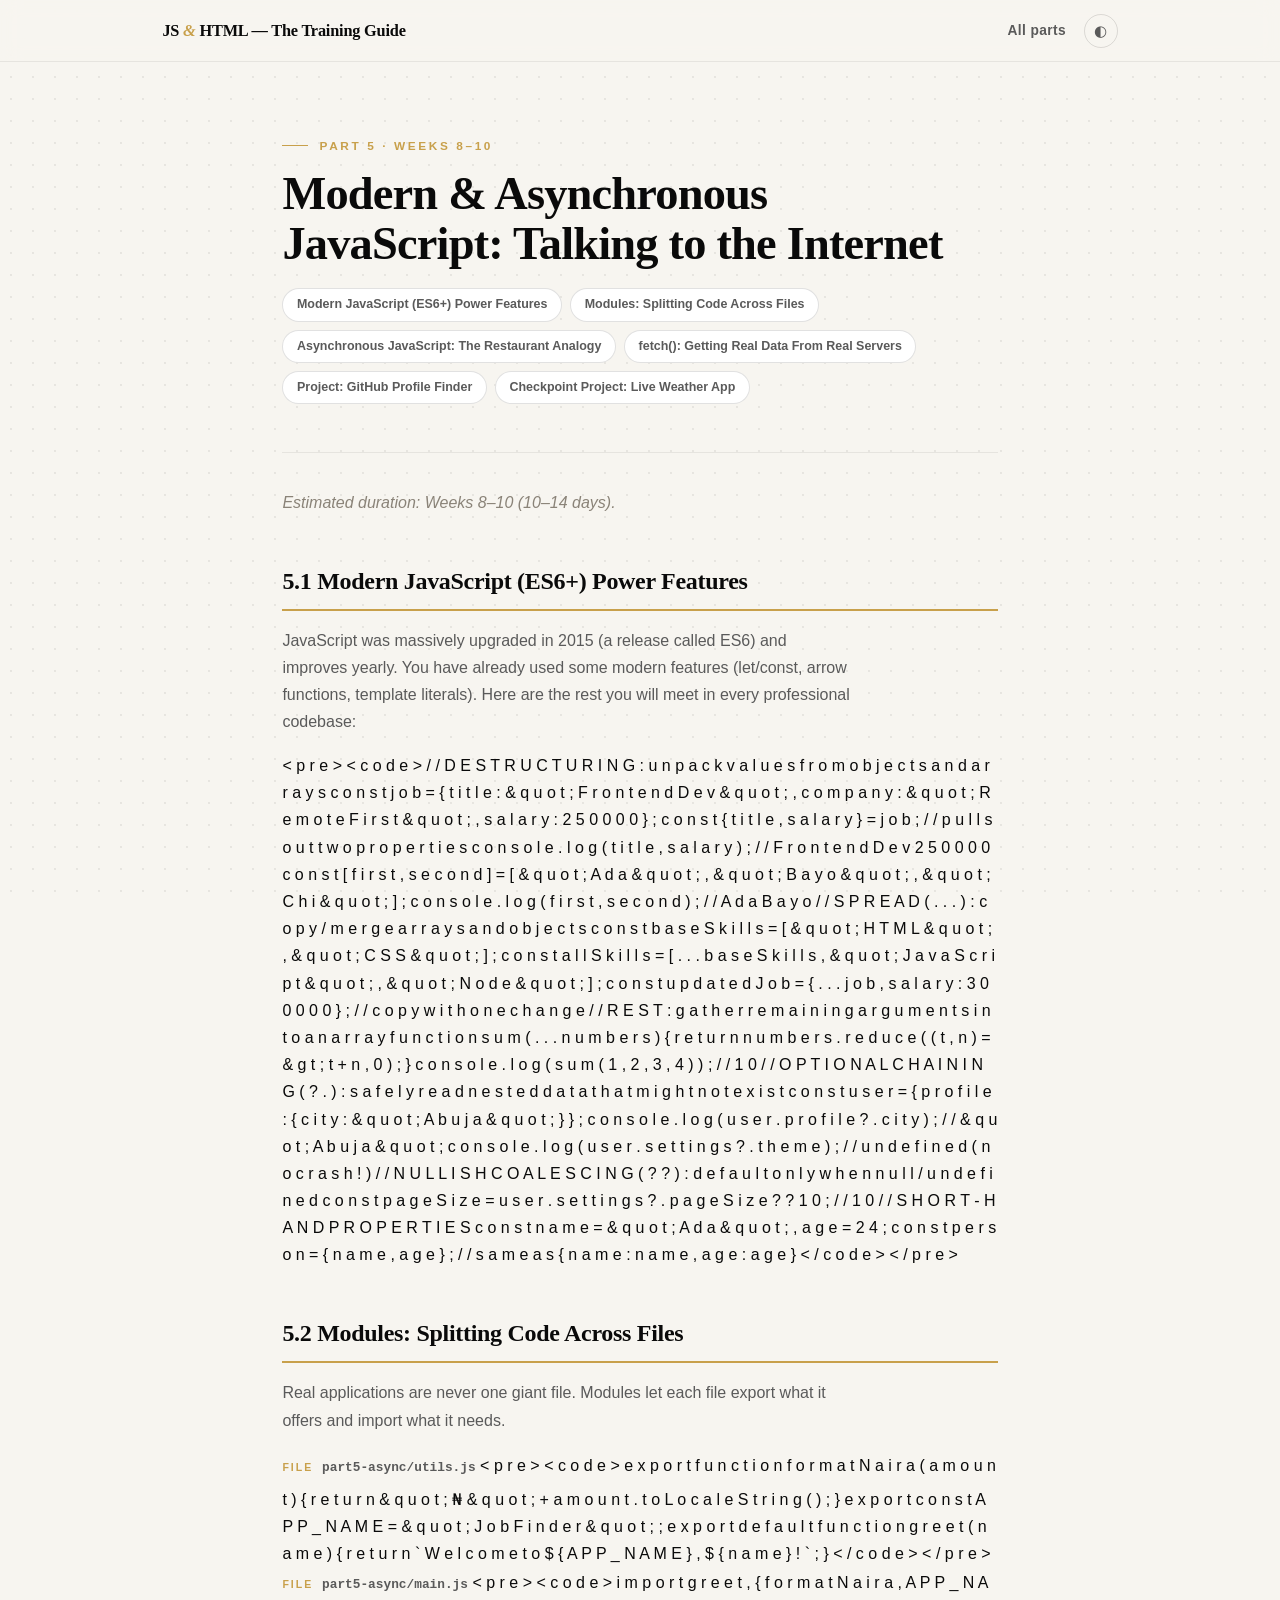
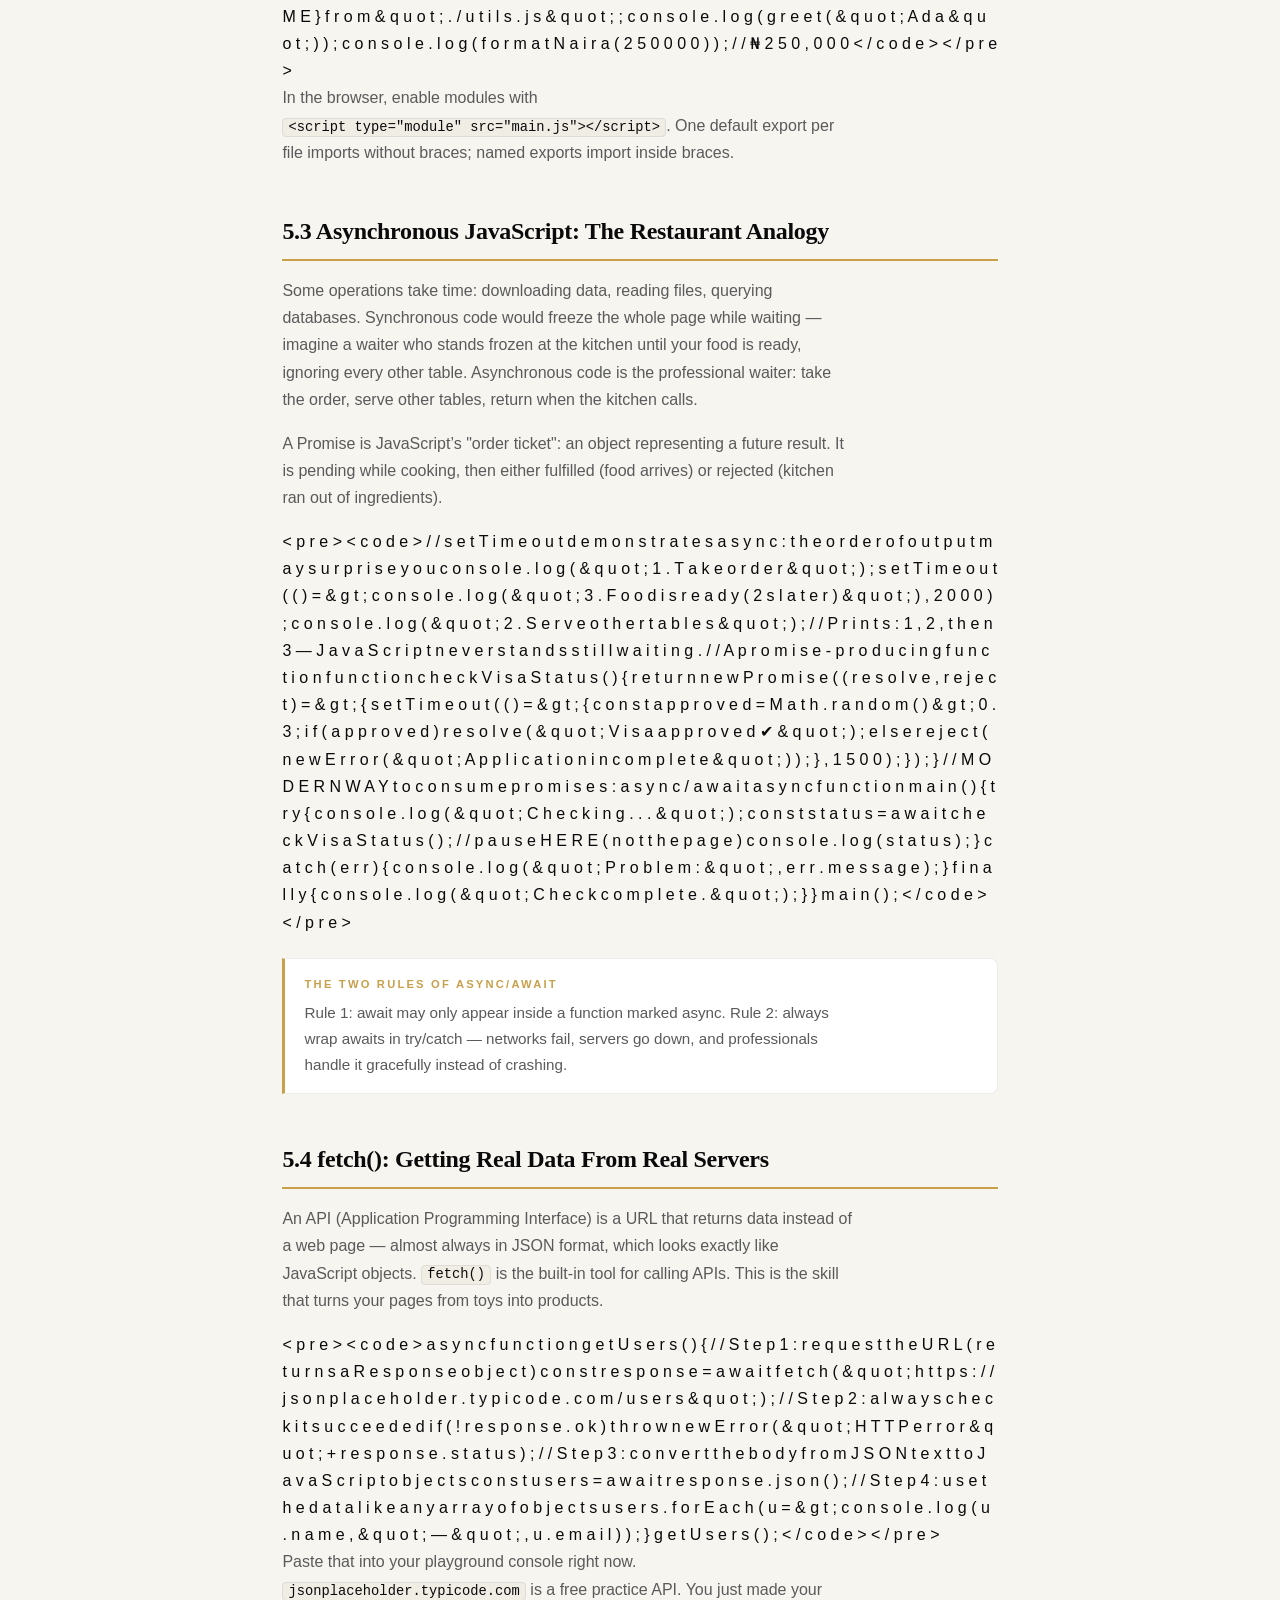
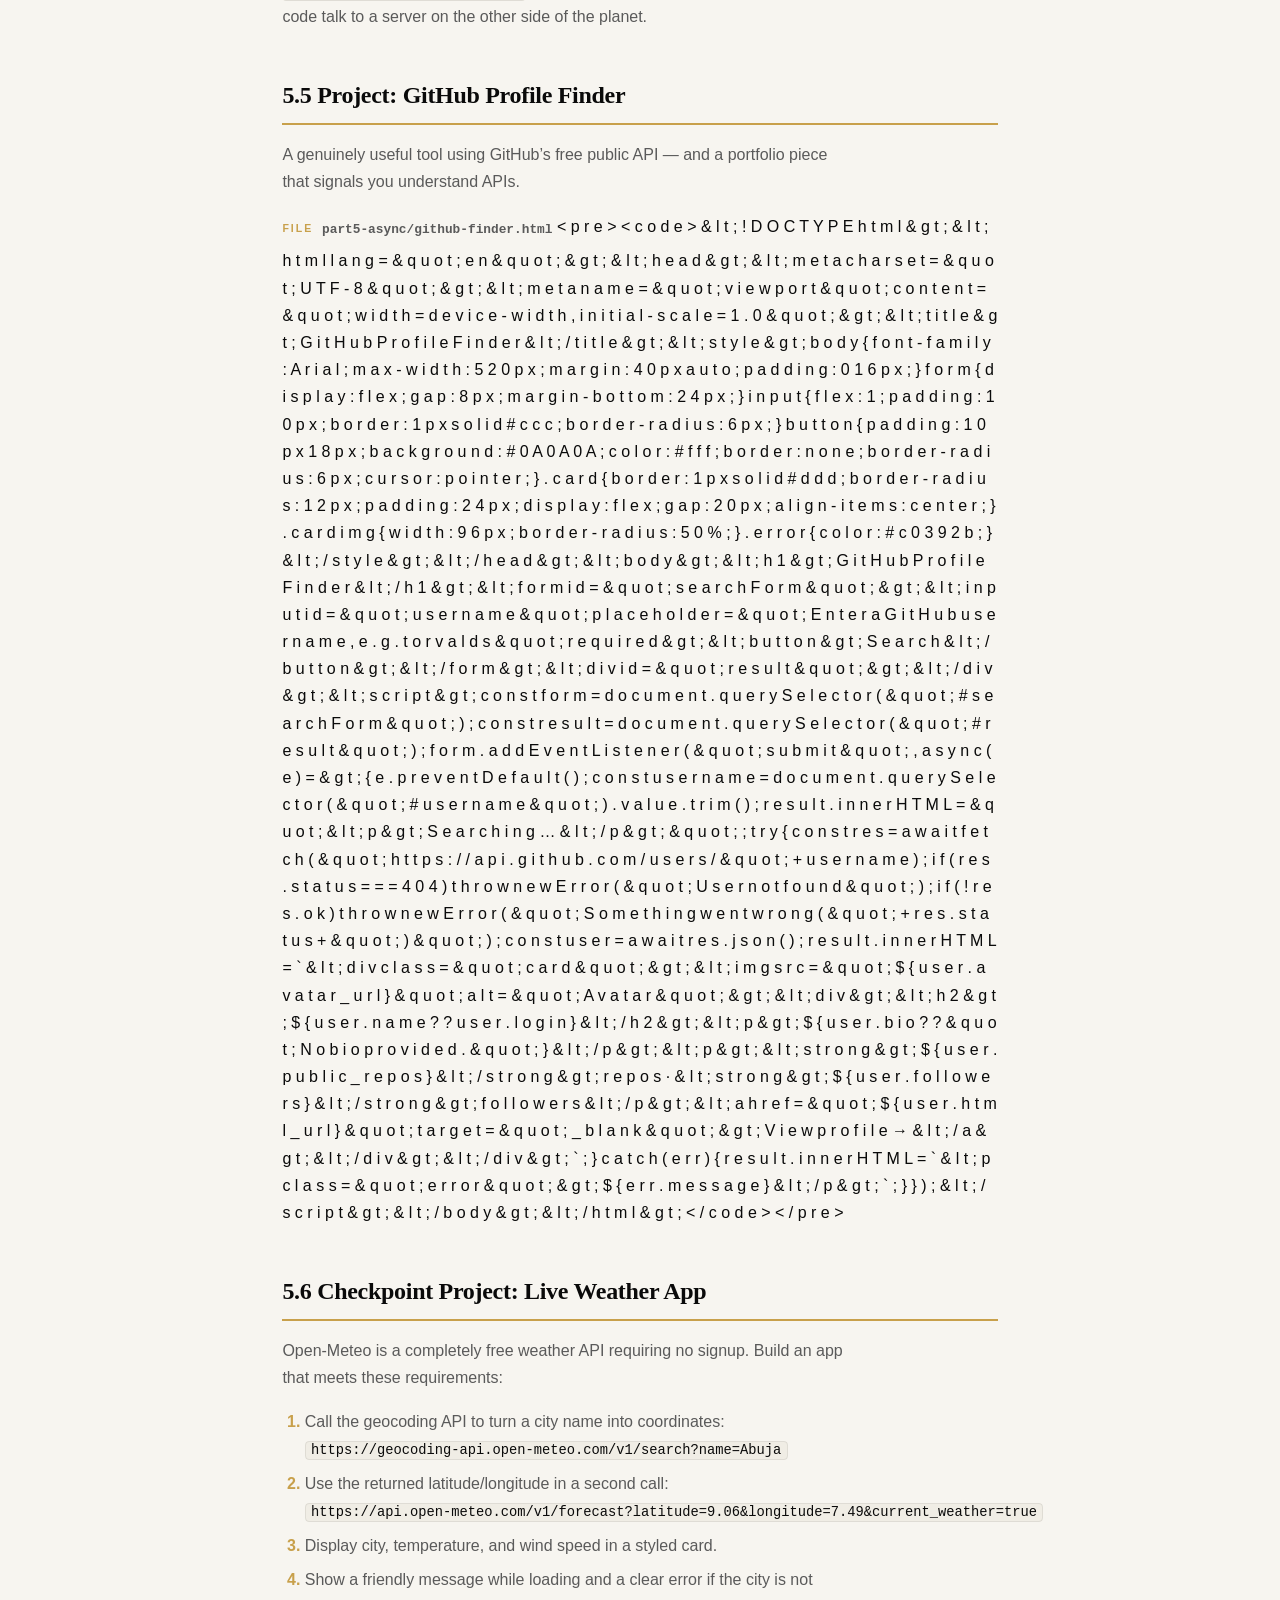
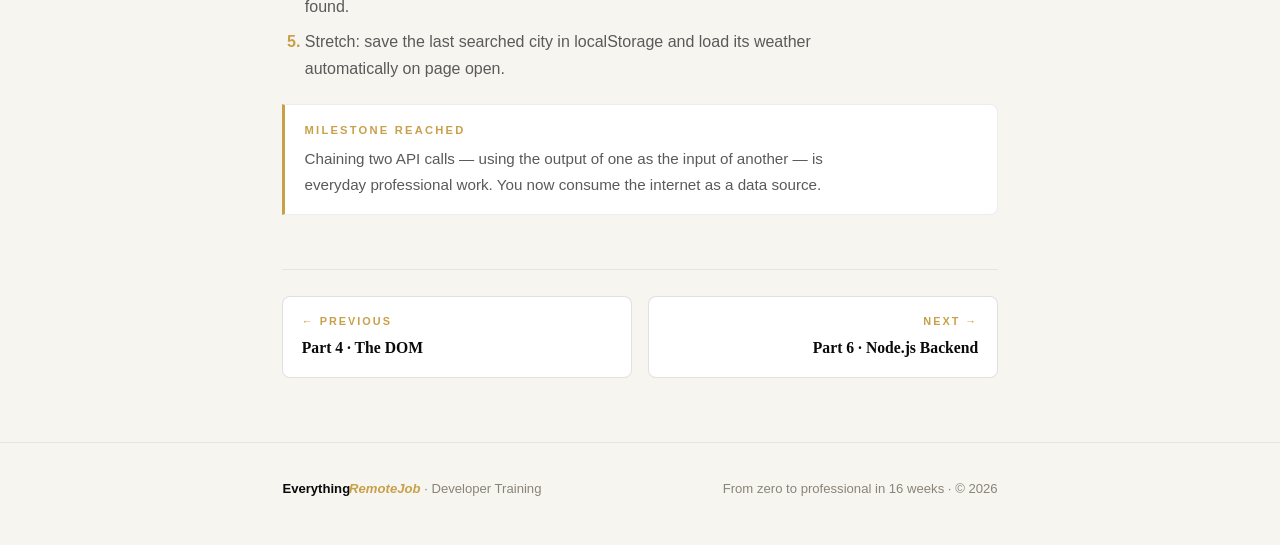
<file: part5.html>
<!DOCTYPE html>
<html lang="en">
<head>
<meta charset="UTF-8">
<meta name="viewport" content="width=device-width, initial-scale=1.0">
<title>Part 5 — Modern & Async JS · JS & HTML Training Guide</title>
<meta name="description" content="The Complete JavaScript &amp; HTML Software Developer Training Guide — a step-by-step, hands-on 16-week curriculum from zero to professional.">
<meta property="og:type" content="website">
<meta property="og:title" content="Part 5 — Modern &amp; Async JS · JS &amp; HTML Training Guide">
<meta property="og:description" content="From zero to professional in 16 weeks — 9 parts, 12 real projects, 100+ copy-and-paste practicals.">
<meta property="og:url" content="https://seyidev-ops.github.io/softwaredeveloper/">
<meta property="og:image" content="https://seyidev-ops.github.io/softwaredeveloper/assets/og-thumbnail.png">
<meta property="og:image:width" content="1280">
<meta property="og:image:height" content="640">
<meta name="twitter:card" content="summary_large_image">
<meta name="twitter:image" content="https://seyidev-ops.github.io/softwaredeveloper/assets/og-thumbnail.png"><style>
/* ============================================================
   The Complete JavaScript & HTML Developer Training Guide
   Warm editorial minimalist — gold house style (#C8A04B)
   ============================================================ */
:root{
  --paper:#F7F5F0; --paper-2:#F0EDE5; --card:#FFFFFF;
  --ink:#0A0A0A; --ink-soft:#5A5A5A; --ink-faint:#8A8378;
  --accent:#C8A04B; --accent-h:#A88334;
  --line:rgba(10,10,10,.12); --line-soft:rgba(10,10,10,.07);
  --code-bg:#1B1814; --code-ink:#F2EEE6; --code-soft:#ADA79B;
  --serif:Georgia,'Times New Roman',serif;
  --sans:'Segoe UI',Calibri,'Helvetica Neue',Arial,sans-serif;
  --mono:Consolas,'SF Mono',Menlo,monospace;
}
html[data-theme="night"]{
  --paper:#14120F; --paper-2:#1B1814; --card:#1B1814;
  --ink:#F2EEE6; --ink-soft:#ADA79B; --ink-faint:#6E685D;
  --accent:#D9B25F; --accent-h:#E6C77E;
  --line:rgba(242,238,230,.14); --line-soft:rgba(242,238,230,.07);
}
*{box-sizing:border-box;margin:0;padding:0}
html{scroll-behavior:smooth}
body{
  background:var(--paper);color:var(--ink);
  font-family:var(--sans);font-weight:400;font-size:1.0rem;line-height:1.7;
  background-image:radial-gradient(var(--line-soft) 1px,transparent 1px);
  background-size:22px 22px;background-attachment:fixed;
}
a{color:inherit}
::selection{background:var(--accent);color:#fff}

/* ---------- Header ---------- */
header.site{
  position:sticky;top:0;z-index:50;
  background:color-mix(in srgb,var(--paper) 88%,transparent);
  backdrop-filter:blur(10px);-webkit-backdrop-filter:blur(10px);
  border-bottom:1px solid var(--line-soft);
}
.nav{max-width:1000px;margin:0 auto;padding:.85rem 1.4rem;
  display:flex;align-items:center;justify-content:space-between;gap:1rem}
.brand{font-family:var(--serif);font-weight:700;font-size:1.02rem;
  text-decoration:none;letter-spacing:-.2px;white-space:nowrap}
.brand .amp{color:var(--accent);font-style:italic}
.nav-right{display:flex;align-items:center;gap:1.1rem}
.nav-link{font-size:.86rem;font-weight:600;letter-spacing:.4px;
  text-decoration:none;color:var(--ink-soft)}
.nav-link:hover{color:var(--accent-h)}
.theme-btn{border:1px solid var(--line);background:transparent;color:var(--ink-soft);
  border-radius:100px;width:34px;height:34px;cursor:pointer;font-size:.95rem;line-height:1}
.theme-btn:hover{color:var(--accent-h);border-color:var(--accent)}

/* ---------- Shared column ---------- */
.col{max-width:760px;margin:0 auto;padding:0 1.4rem}
.wide{max-width:1000px;margin:0 auto;padding:0 1.4rem}

/* ---------- Kicker ---------- */
.kicker{font-family:var(--sans);font-weight:600;font-size:.74rem;
  letter-spacing:2.6px;text-transform:uppercase;color:var(--accent);
  display:flex;align-items:center;gap:.7rem;margin:2.4rem 0 .8rem}
.kicker::before{content:"";display:inline-block;width:26px;height:1px;background:var(--accent)}

/* ---------- Part hero ---------- */
.part-hero{padding:clamp(2.6rem,7vw,4.6rem) 0 1.4rem;border-bottom:1px solid var(--line-soft);margin-bottom:2.2rem}
.part-hero .kicker{margin-top:0}
.part-hero h1{font-family:var(--serif);font-weight:700;
  font-size:clamp(1.9rem,5vw,2.9rem);line-height:1.08;letter-spacing:-.8px;margin:0 0 1rem}
.anchor-row{display:flex;flex-wrap:wrap;gap:.5rem;margin:1.2rem 0 1.6rem}
.anchor-row a{font-size:.78rem;font-weight:600;text-decoration:none;color:var(--ink-soft);
  border:1px solid var(--line);border-radius:100px;padding:.32rem .85rem;background:var(--card);
  transition:border-color .25s,color .25s}
.anchor-row a:hover{border-color:var(--accent);color:var(--accent-h)}

/* ---------- Article content ---------- */
article p{margin:0 0 1.05rem;color:var(--ink-soft);max-width:64ch}
article p strong{color:var(--ink)}
article h2{font-family:var(--serif);font-weight:700;font-size:1.5rem;letter-spacing:-.3px;
  color:var(--ink);margin:2.8rem 0 1rem;padding-bottom:.45rem;
  border-bottom:2px solid var(--accent);scroll-margin-top:84px;max-width:64ch}
article h3{font-family:var(--serif);font-weight:700;font-size:1.18rem;
  color:var(--ink);margin:2rem 0 .7rem}
article h4{font-weight:700;font-size:1rem;color:var(--ink);margin:1.5rem 0 .5rem}
article ul,article ol{margin:0 0 1.2rem;padding-left:1.4rem;color:var(--ink-soft);max-width:62ch}
article li{margin-bottom:.45rem}
article li::marker{color:var(--accent);font-weight:600}
article em{color:var(--ink-faint)}
.soft{color:var(--ink-faint)}
.accent{color:var(--accent)}

/* Inline code */
article p code,article li code,td code{
  font-family:var(--mono);font-size:.86em;color:var(--ink);
  background:var(--paper-2);border:1px solid var(--line-soft);
  border-radius:4px;padding:.08em .38em;white-space:nowrap}
html[data-theme="night"] article p code,
html[data-theme="night"] article li code{color:var(--ink)}

/* Code blocks — dark surface, the standing exception */
article pre{
  background:var(--code-bg);color:var(--code-ink);
  border-left:3px solid var(--accent);border-radius:0 8px 8px 0;
  padding:1.05rem 1.2rem;margin:0 0 1.4rem;overflow-x:auto;
  font-family:var(--mono);font-size:.83rem;line-height:1.55}
article pre code{background:none;border:none;padding:0;color:inherit;white-space:pre}
.file-label{display:inline-flex;align-items:center;gap:.55rem;margin:.4rem 0 .45rem}
.file-label .fl-tag{font-size:.66rem;font-weight:700;letter-spacing:2px;color:var(--accent)}
.file-label code{font-family:var(--mono);font-size:.8rem;font-weight:600;color:var(--ink-soft);
  background:none;border:none;padding:0}
.file-label + pre{margin-top:0}

/* Callout */
.callout{background:var(--card);border:1px solid var(--line-soft);
  border-left:3px solid var(--accent);border-radius:0 8px 8px 0;
  padding:1rem 1.2rem;margin:1.4rem 0 1.6rem}
.callout .co-label{font-size:.7rem;font-weight:700;letter-spacing:2.2px;color:var(--accent);margin-bottom:.35rem}
.callout p{margin:0;font-size:.95rem}

/* Tables */
.tbl-wrap{overflow-x:auto;margin:.4rem 0 1.6rem;border:1px solid var(--line-soft);
  border-radius:8px;background:var(--card)}
table{width:100%;border-collapse:collapse;font-size:.88rem;min-width:560px}
th{background:var(--ink);color:var(--paper);text-align:left;font-weight:600;
  font-size:.78rem;letter-spacing:.6px;padding:.65rem .85rem}
html[data-theme="night"] th{background:var(--paper-2);color:var(--ink)}
td{padding:.6rem .85rem;border-top:1px solid var(--line-soft);color:var(--ink-soft);vertical-align:top}

/* ---------- Pagination ---------- */
.pager{display:flex;justify-content:space-between;gap:1rem;
  border-top:1px solid var(--line-soft);margin-top:3.4rem;padding:1.6rem 0 0}
.pager a{flex:1;text-decoration:none;border:1px solid var(--line);border-radius:8px;
  background:var(--card);padding:.95rem 1.15rem;transition:border-color .25s}
.pager a:hover{border-color:var(--accent)}
.pager .dir{font-size:.68rem;font-weight:700;letter-spacing:2px;color:var(--accent);display:block;margin-bottom:.25rem}
.pager .pt{font-family:var(--serif);font-weight:700;font-size:.98rem;color:var(--ink)}
.pager a.next{text-align:right}
.pager .ghost{visibility:hidden}

/* ---------- Landing ---------- */
.hero{padding:clamp(4rem,11vw,7.5rem) 0 clamp(2.5rem,6vw,4rem);text-align:left}
.hero .kicker{margin-top:0}
.hero h1{font-family:var(--serif);font-weight:700;
  font-size:clamp(2.5rem,7vw,4.4rem);line-height:1.04;letter-spacing:-1.5px;margin:0 0 1.3rem;max-width:16ch}
.hero h1 .em{font-style:italic;color:var(--accent)}
.hero .sub{font-size:1.07rem;color:var(--ink-soft);max-width:54ch;margin-bottom:2.2rem}
.cta-row{display:flex;align-items:center;gap:1.6rem;flex-wrap:wrap}
.btn-primary{display:inline-flex;align-items:center;gap:.6rem;text-decoration:none;
  background:var(--ink);color:var(--paper);font-weight:600;font-size:.95rem;
  padding:1rem 2.2rem;border-radius:2px;transition:background .25s}
.btn-primary .arr{transition:transform .25s}
.btn-primary:hover{background:var(--accent-h)}
.btn-primary:hover .arr{transform:translateX(4px)}
html[data-theme="night"] .btn-primary{background:var(--ink);color:var(--paper)}
.link-quiet{font-size:.92rem;color:var(--ink-faint);text-decoration:underline;text-underline-offset:4px}
.link-quiet:hover{color:var(--accent-h)}

.stat-strip{border-top:1px solid var(--line);border-bottom:1px solid var(--line);
  display:grid;grid-template-columns:repeat(4,1fr);margin:1.6rem 0 0}
.stat{padding:1.4rem 1rem;text-align:center;border-left:1px solid var(--line-soft)}
.stat:first-child{border-left:none}
.stat .n{font-family:var(--serif);font-weight:700;font-size:clamp(1.5rem,3.5vw,2.2rem);
  font-variant-numeric:tabular-nums;color:var(--ink);line-height:1.1}
.stat .l{font-size:.7rem;font-weight:600;letter-spacing:1.8px;text-transform:uppercase;color:var(--ink-faint);margin-top:.3rem}

.section{padding:clamp(3rem,8vw,5.5rem) 0 0}
.section-head{font-family:var(--serif);font-weight:700;font-size:clamp(1.6rem,4vw,2.2rem);
  letter-spacing:-.6px;margin:0 0 .7rem}
.section-sub{color:var(--ink-soft);max-width:58ch;margin-bottom:2.2rem}

.parts-grid{display:grid;grid-template-columns:repeat(auto-fill,minmax(290px,1fr));gap:1rem}
.part-card{display:block;text-decoration:none;background:var(--card);
  border:1px solid var(--line-soft);border-radius:8px;padding:1.5rem 1.5rem 1.3rem;
  transition:border-color .25s}
.part-card:hover{border-color:var(--accent)}
.part-card .pc-kicker{font-size:.68rem;font-weight:700;letter-spacing:2px;color:var(--accent);margin-bottom:.55rem}
.part-card h3{font-family:var(--serif);font-weight:700;font-size:1.16rem;letter-spacing:-.2px;color:var(--ink);margin:0 0 .5rem}
.part-card p{font-size:.88rem;color:var(--ink-soft);margin:0 0 .9rem;line-height:1.55}
.part-card .pc-mile{font-size:.78rem;color:var(--ink-faint);border-top:1px solid var(--line-soft);padding-top:.7rem}
.part-card .pc-mile strong{color:var(--ink-soft);font-weight:600}

.proj-strip{display:grid;grid-template-columns:repeat(auto-fill,minmax(220px,1fr));gap:.7rem}
.proj{background:var(--card);border:1px solid var(--line-soft);border-radius:8px;
  padding:.85rem 1.05rem;font-size:.86rem;color:var(--ink-soft);display:flex;gap:.6rem;align-items:baseline}
.proj .dot{color:var(--accent);font-weight:700}

.cta-band{margin:clamp(3.5rem,9vw,6rem) 0 0;border-top:1px solid var(--line);
  padding:clamp(2.6rem,7vw,4.5rem) 0}
.cta-band h2{font-family:var(--serif);font-weight:700;font-size:clamp(1.7rem,4.5vw,2.5rem);
  letter-spacing:-.6px;margin:0 0 .8rem;max-width:22ch}
.cta-band p{color:var(--ink-soft);max-width:52ch;margin-bottom:2rem}

/* ---------- Footer ---------- */
footer.site{border-top:1px solid var(--line-soft);margin-top:4rem;padding:2.2rem 0 2.8rem}
footer.site .col{display:flex;justify-content:space-between;gap:1rem;flex-wrap:wrap;
  font-size:.82rem;color:var(--ink-faint)}
.bm{font-weight:700;color:var(--ink)}
.bm .bm-i{font-style:italic;color:var(--accent);margin-left:-0.08em}

@media (max-width:640px){
  .stat-strip{grid-template-columns:repeat(2,1fr)}
  .stat:nth-child(3){border-left:none}
  .pager{flex-direction:column}
  .pager a.next{text-align:left}
  .pager .ghost{display:none}
}

</style>
<script>(function(){try{var t=localStorage.getItem('jsguide-theme');if(t)document.documentElement.setAttribute('data-theme',t);}catch(e){}})();</script>
</head>
<body>

<header class="site" data-live="off">
  <nav class="nav">
    <a class="brand" href="index.html">JS <span class="amp">&amp;</span> HTML — The Training Guide</a>
    <div class="nav-right">
      <a class="nav-link" href="index.html">All parts</a>
      <button class="theme-btn" id="themeBtn" aria-label="Toggle dark mode" title="Toggle dark mode">◐</button>
    </div>
  </nav>
</header>

<main class="col">
  <div class="part-hero">
    <div class="kicker">Part 5 · Weeks 8–10</div>
    <h1>Modern &amp; Asynchronous JavaScript: Talking to the Internet</h1>
    <div class="anchor-row" data-live="stagger"><a href="#5-1-modern-javascript-es6-power-features">Modern JavaScript (ES6+) Power Features</a><a href="#5-2-modules-splitting-code-across-files">Modules: Splitting Code Across Files</a><a href="#5-3-asynchronous-javascript-the-restaurant-analogy">Asynchronous JavaScript: The Restaurant Analogy</a><a href="#5-4-fetch-getting-real-data-from-real-servers">fetch(): Getting Real Data From Real Servers</a><a href="#5-5-project-github-profile-finder">Project: GitHub Profile Finder</a><a href="#5-6-checkpoint-project-live-weather-app">Checkpoint Project: Live Weather App</a></div>
  </div>
  <article>

<p><span class="soft"><em>Estimated duration: Weeks 8–10 (10–14 days).</em></span></p>
<h2 id="5-1-modern-javascript-es6-power-features">5.1  Modern JavaScript (ES6+) Power Features</h2>
<p>JavaScript was massively upgraded in 2015 (a release called ES6) and improves yearly. You have already used some modern features (let/const, arrow functions, template literals). Here are the rest you will meet in every professional codebase:</p>
<
p
r
e
>
<
c
o
d
e
>
/
/
 
D
E
S
T
R
U
C
T
U
R
I
N
G
:
 
u
n
p
a
c
k
 
v
a
l
u
e
s
 
f
r
o
m
 
o
b
j
e
c
t
s
 
a
n
d
 
a
r
r
a
y
s


c
o
n
s
t
 
j
o
b
 
=
 
{
 
t
i
t
l
e
:
 
&
q
u
o
t
;
F
r
o
n
t
e
n
d
 
D
e
v
&
q
u
o
t
;
,
 
c
o
m
p
a
n
y
:
 
&
q
u
o
t
;
R
e
m
o
t
e
F
i
r
s
t
&
q
u
o
t
;
,
 
s
a
l
a
r
y
:
 
2
5
0
0
0
0
 
}
;


c
o
n
s
t
 
{
 
t
i
t
l
e
,
 
s
a
l
a
r
y
 
}
 
=
 
j
o
b
;
 
 
 
 
 
 
 
 
 
 
 
 
/
/
 
p
u
l
l
s
 
o
u
t
 
t
w
o
 
p
r
o
p
e
r
t
i
e
s


c
o
n
s
o
l
e
.
l
o
g
(
t
i
t
l
e
,
 
s
a
l
a
r
y
)
;
 
 
 
 
 
 
 
 
 
 
 
 
 
 
 
 
/
/
 
F
r
o
n
t
e
n
d
 
D
e
v
 
2
5
0
0
0
0




c
o
n
s
t
 
[
f
i
r
s
t
,
 
s
e
c
o
n
d
]
 
=
 
[
&
q
u
o
t
;
A
d
a
&
q
u
o
t
;
,
 
&
q
u
o
t
;
B
a
y
o
&
q
u
o
t
;
,
 
&
q
u
o
t
;
C
h
i
&
q
u
o
t
;
]
;


c
o
n
s
o
l
e
.
l
o
g
(
f
i
r
s
t
,
 
s
e
c
o
n
d
)
;
 
 
 
 
 
 
 
 
 
 
 
 
 
 
 
 
/
/
 
A
d
a
 
B
a
y
o




/
/
 
S
P
R
E
A
D
 
(
.
.
.
)
:
 
c
o
p
y
/
m
e
r
g
e
 
a
r
r
a
y
s
 
a
n
d
 
o
b
j
e
c
t
s


c
o
n
s
t
 
b
a
s
e
S
k
i
l
l
s
 
=
 
[
&
q
u
o
t
;
H
T
M
L
&
q
u
o
t
;
,
 
&
q
u
o
t
;
C
S
S
&
q
u
o
t
;
]
;


c
o
n
s
t
 
a
l
l
S
k
i
l
l
s
 
=
 
[
.
.
.
b
a
s
e
S
k
i
l
l
s
,
 
&
q
u
o
t
;
J
a
v
a
S
c
r
i
p
t
&
q
u
o
t
;
,
 
&
q
u
o
t
;
N
o
d
e
&
q
u
o
t
;
]
;


c
o
n
s
t
 
u
p
d
a
t
e
d
J
o
b
 
=
 
{
 
.
.
.
j
o
b
,
 
s
a
l
a
r
y
:
 
3
0
0
0
0
0
 
}
;
 
 
 
/
/
 
c
o
p
y
 
w
i
t
h
 
o
n
e
 
c
h
a
n
g
e




/
/
 
R
E
S
T
:
 
g
a
t
h
e
r
 
r
e
m
a
i
n
i
n
g
 
a
r
g
u
m
e
n
t
s
 
i
n
t
o
 
a
n
 
a
r
r
a
y


f
u
n
c
t
i
o
n
 
s
u
m
(
.
.
.
n
u
m
b
e
r
s
)
 
{


 
 
r
e
t
u
r
n
 
n
u
m
b
e
r
s
.
r
e
d
u
c
e
(
(
t
,
 
n
)
 
=
&
g
t
;
 
t
 
+
 
n
,
 
0
)
;


}


c
o
n
s
o
l
e
.
l
o
g
(
s
u
m
(
1
,
 
2
,
 
3
,
 
4
)
)
;
 
 
 
 
 
 
 
 
 
 
 
 
 
 
/
/
 
1
0




/
/
 
O
P
T
I
O
N
A
L
 
C
H
A
I
N
I
N
G
 
(
?
.
)
:
 
s
a
f
e
l
y
 
r
e
a
d
 
n
e
s
t
e
d
 
d
a
t
a
 
t
h
a
t
 
m
i
g
h
t
 
n
o
t
 
e
x
i
s
t


c
o
n
s
t
 
u
s
e
r
 
=
 
{
 
p
r
o
f
i
l
e
:
 
{
 
c
i
t
y
:
 
&
q
u
o
t
;
A
b
u
j
a
&
q
u
o
t
;
 
}
 
}
;


c
o
n
s
o
l
e
.
l
o
g
(
u
s
e
r
.
p
r
o
f
i
l
e
?
.
c
i
t
y
)
;
 
 
 
 
 
 
 
 
 
 
 
/
/
 
&
q
u
o
t
;
A
b
u
j
a
&
q
u
o
t
;


c
o
n
s
o
l
e
.
l
o
g
(
u
s
e
r
.
s
e
t
t
i
n
g
s
?
.
t
h
e
m
e
)
;
 
 
 
 
 
 
 
 
 
/
/
 
u
n
d
e
f
i
n
e
d
 
(
n
o
 
c
r
a
s
h
!
)




/
/
 
N
U
L
L
I
S
H
 
C
O
A
L
E
S
C
I
N
G
 
(
?
?
)
:
 
d
e
f
a
u
l
t
 
o
n
l
y
 
w
h
e
n
 
n
u
l
l
/
u
n
d
e
f
i
n
e
d


c
o
n
s
t
 
p
a
g
e
S
i
z
e
 
=
 
u
s
e
r
.
s
e
t
t
i
n
g
s
?
.
p
a
g
e
S
i
z
e
 
?
?
 
1
0
;
 
 
 
/
/
 
1
0




/
/
 
S
H
O
R
T
-
H
A
N
D
 
P
R
O
P
E
R
T
I
E
S


c
o
n
s
t
 
n
a
m
e
 
=
 
&
q
u
o
t
;
A
d
a
&
q
u
o
t
;
,
 
a
g
e
 
=
 
2
4
;


c
o
n
s
t
 
p
e
r
s
o
n
 
=
 
{
 
n
a
m
e
,
 
a
g
e
 
}
;
 
 
 
 
 
 
 
 
 
 
 
 
 
 
/
/
 
s
a
m
e
 
a
s
 
{
 
n
a
m
e
:
 
n
a
m
e
,
 
a
g
e
:
 
a
g
e
 
}
<
/
c
o
d
e
>
<
/
p
r
e
>
<h2 id="5-2-modules-splitting-code-across-files">5.2  Modules: Splitting Code Across Files</h2>
<p>Real applications are never one giant file. Modules let each file export what it offers and import what it needs.</p>
<div class="file-label"><span class="fl-tag">FILE</span><code>part5-async/utils.js</code></div>
<
p
r
e
>
<
c
o
d
e
>
e
x
p
o
r
t
 
f
u
n
c
t
i
o
n
 
f
o
r
m
a
t
N
a
i
r
a
(
a
m
o
u
n
t
)
 
{


 
 
r
e
t
u
r
n
 
&
q
u
o
t
;
₦
&
q
u
o
t
;
 
+
 
a
m
o
u
n
t
.
t
o
L
o
c
a
l
e
S
t
r
i
n
g
(
)
;


}




e
x
p
o
r
t
 
c
o
n
s
t
 
A
P
P
_
N
A
M
E
 
=
 
&
q
u
o
t
;
J
o
b
F
i
n
d
e
r
&
q
u
o
t
;
;




e
x
p
o
r
t
 
d
e
f
a
u
l
t
 
f
u
n
c
t
i
o
n
 
g
r
e
e
t
(
n
a
m
e
)
 
{


 
 
r
e
t
u
r
n
 
`
W
e
l
c
o
m
e
 
t
o
 
$
{
A
P
P
_
N
A
M
E
}
,
 
$
{
n
a
m
e
}
!
`
;


}
<
/
c
o
d
e
>
<
/
p
r
e
>
<div class="file-label"><span class="fl-tag">FILE</span><code>part5-async/main.js</code></div>
<
p
r
e
>
<
c
o
d
e
>
i
m
p
o
r
t
 
g
r
e
e
t
,
 
{
 
f
o
r
m
a
t
N
a
i
r
a
,
 
A
P
P
_
N
A
M
E
 
}
 
f
r
o
m
 
&
q
u
o
t
;
.
/
u
t
i
l
s
.
j
s
&
q
u
o
t
;
;




c
o
n
s
o
l
e
.
l
o
g
(
g
r
e
e
t
(
&
q
u
o
t
;
A
d
a
&
q
u
o
t
;
)
)
;


c
o
n
s
o
l
e
.
l
o
g
(
f
o
r
m
a
t
N
a
i
r
a
(
2
5
0
0
0
0
)
)
;
 
 
 
/
/
 
₦
2
5
0
,
0
0
0
<
/
c
o
d
e
>
<
/
p
r
e
>
<p>In the browser, enable modules with <code>&lt;script type=&quot;module&quot; src=&quot;main.js&quot;&gt;&lt;/script&gt;</code>. One default export per file imports without braces; named exports import inside braces.</p>
<h2 id="5-3-asynchronous-javascript-the-restaurant-analogy">5.3  Asynchronous JavaScript: The Restaurant Analogy</h2>
<p>Some operations take time: downloading data, reading files, querying databases. Synchronous code would freeze the whole page while waiting — imagine a waiter who stands frozen at the kitchen until your food is ready, ignoring every other table. Asynchronous code is the professional waiter: take the order, serve other tables, return when the kitchen calls.</p>
<p>A Promise is JavaScript’s &quot;order ticket&quot;: an object representing a future result. It is pending while cooking, then either fulfilled (food arrives) or rejected (kitchen ran out of ingredients).</p>
<
p
r
e
>
<
c
o
d
e
>
/
/
 
s
e
t
T
i
m
e
o
u
t
 
d
e
m
o
n
s
t
r
a
t
e
s
 
a
s
y
n
c
:
 
t
h
e
 
o
r
d
e
r
 
o
f
 
o
u
t
p
u
t
 
m
a
y
 
s
u
r
p
r
i
s
e
 
y
o
u


c
o
n
s
o
l
e
.
l
o
g
(
&
q
u
o
t
;
1
.
 
T
a
k
e
 
o
r
d
e
r
&
q
u
o
t
;
)
;


s
e
t
T
i
m
e
o
u
t
(
(
)
 
=
&
g
t
;
 
c
o
n
s
o
l
e
.
l
o
g
(
&
q
u
o
t
;
3
.
 
F
o
o
d
 
i
s
 
r
e
a
d
y
 
(
2
s
 
l
a
t
e
r
)
&
q
u
o
t
;
)
,
 
2
0
0
0
)
;


c
o
n
s
o
l
e
.
l
o
g
(
&
q
u
o
t
;
2
.
 
S
e
r
v
e
 
o
t
h
e
r
 
t
a
b
l
e
s
&
q
u
o
t
;
)
;


/
/
 
P
r
i
n
t
s
:
 
1
,
 
2
,
 
t
h
e
n
 
3
 
—
 
J
a
v
a
S
c
r
i
p
t
 
n
e
v
e
r
 
s
t
a
n
d
s
 
s
t
i
l
l
 
w
a
i
t
i
n
g
.




/
/
 
A
 
p
r
o
m
i
s
e
-
p
r
o
d
u
c
i
n
g
 
f
u
n
c
t
i
o
n


f
u
n
c
t
i
o
n
 
c
h
e
c
k
V
i
s
a
S
t
a
t
u
s
(
)
 
{


 
 
r
e
t
u
r
n
 
n
e
w
 
P
r
o
m
i
s
e
(
(
r
e
s
o
l
v
e
,
 
r
e
j
e
c
t
)
 
=
&
g
t
;
 
{


 
 
 
 
s
e
t
T
i
m
e
o
u
t
(
(
)
 
=
&
g
t
;
 
{


 
 
 
 
 
 
c
o
n
s
t
 
a
p
p
r
o
v
e
d
 
=
 
M
a
t
h
.
r
a
n
d
o
m
(
)
 
&
g
t
;
 
0
.
3
;


 
 
 
 
 
 
i
f
 
(
a
p
p
r
o
v
e
d
)
 
r
e
s
o
l
v
e
(
&
q
u
o
t
;
V
i
s
a
 
a
p
p
r
o
v
e
d
 
✔
&
q
u
o
t
;
)
;


 
 
 
 
 
 
e
l
s
e
 
r
e
j
e
c
t
(
n
e
w
 
E
r
r
o
r
(
&
q
u
o
t
;
A
p
p
l
i
c
a
t
i
o
n
 
i
n
c
o
m
p
l
e
t
e
&
q
u
o
t
;
)
)
;


 
 
 
 
}
,
 
1
5
0
0
)
;


 
 
}
)
;


}




/
/
 
M
O
D
E
R
N
 
W
A
Y
 
t
o
 
c
o
n
s
u
m
e
 
p
r
o
m
i
s
e
s
:
 
a
s
y
n
c
 
/
 
a
w
a
i
t


a
s
y
n
c
 
f
u
n
c
t
i
o
n
 
m
a
i
n
(
)
 
{


 
 
t
r
y
 
{


 
 
 
 
c
o
n
s
o
l
e
.
l
o
g
(
&
q
u
o
t
;
C
h
e
c
k
i
n
g
.
.
.
&
q
u
o
t
;
)
;


 
 
 
 
c
o
n
s
t
 
s
t
a
t
u
s
 
=
 
a
w
a
i
t
 
c
h
e
c
k
V
i
s
a
S
t
a
t
u
s
(
)
;
 
 
 
/
/
 
p
a
u
s
e
 
H
E
R
E
 
(
n
o
t
 
t
h
e
 
p
a
g
e
)


 
 
 
 
c
o
n
s
o
l
e
.
l
o
g
(
s
t
a
t
u
s
)
;


 
 
}
 
c
a
t
c
h
 
(
e
r
r
)
 
{


 
 
 
 
c
o
n
s
o
l
e
.
l
o
g
(
&
q
u
o
t
;
P
r
o
b
l
e
m
:
&
q
u
o
t
;
,
 
e
r
r
.
m
e
s
s
a
g
e
)
;


 
 
}
 
f
i
n
a
l
l
y
 
{


 
 
 
 
c
o
n
s
o
l
e
.
l
o
g
(
&
q
u
o
t
;
C
h
e
c
k
 
c
o
m
p
l
e
t
e
.
&
q
u
o
t
;
)
;


 
 
}


}


m
a
i
n
(
)
;
<
/
c
o
d
e
>
<
/
p
r
e
>
<div class="callout"><div class="co-label">THE TWO RULES OF ASYNC/AWAIT</div><p>Rule 1: await may only appear inside a function marked async. Rule 2: always wrap awaits in try/catch — networks fail, servers go down, and professionals handle it gracefully instead of crashing.</p></div>
<h2 id="5-4-fetch-getting-real-data-from-real-servers">5.4  fetch(): Getting Real Data From Real Servers</h2>
<p>An API (Application Programming Interface) is a URL that returns data instead of a web page — almost always in JSON format, which looks exactly like JavaScript objects. <code>fetch()</code> is the built-in tool for calling APIs. This is the skill that turns your pages from toys into products.</p>
<
p
r
e
>
<
c
o
d
e
>
a
s
y
n
c
 
f
u
n
c
t
i
o
n
 
g
e
t
U
s
e
r
s
(
)
 
{


 
 
/
/
 
S
t
e
p
 
1
:
 
r
e
q
u
e
s
t
 
t
h
e
 
U
R
L
 
(
r
e
t
u
r
n
s
 
a
 
R
e
s
p
o
n
s
e
 
o
b
j
e
c
t
)


 
 
c
o
n
s
t
 
r
e
s
p
o
n
s
e
 
=
 
a
w
a
i
t
 
f
e
t
c
h
(
&
q
u
o
t
;
h
t
t
p
s
:
/
/
j
s
o
n
p
l
a
c
e
h
o
l
d
e
r
.
t
y
p
i
c
o
d
e
.
c
o
m
/
u
s
e
r
s
&
q
u
o
t
;
)
;




 
 
/
/
 
S
t
e
p
 
2
:
 
a
l
w
a
y
s
 
c
h
e
c
k
 
i
t
 
s
u
c
c
e
e
d
e
d


 
 
i
f
 
(
!
r
e
s
p
o
n
s
e
.
o
k
)
 
t
h
r
o
w
 
n
e
w
 
E
r
r
o
r
(
&
q
u
o
t
;
H
T
T
P
 
e
r
r
o
r
 
&
q
u
o
t
;
 
+
 
r
e
s
p
o
n
s
e
.
s
t
a
t
u
s
)
;




 
 
/
/
 
S
t
e
p
 
3
:
 
c
o
n
v
e
r
t
 
t
h
e
 
b
o
d
y
 
f
r
o
m
 
J
S
O
N
 
t
e
x
t
 
t
o
 
J
a
v
a
S
c
r
i
p
t
 
o
b
j
e
c
t
s


 
 
c
o
n
s
t
 
u
s
e
r
s
 
=
 
a
w
a
i
t
 
r
e
s
p
o
n
s
e
.
j
s
o
n
(
)
;




 
 
/
/
 
S
t
e
p
 
4
:
 
u
s
e
 
t
h
e
 
d
a
t
a
 
l
i
k
e
 
a
n
y
 
a
r
r
a
y
 
o
f
 
o
b
j
e
c
t
s


 
 
u
s
e
r
s
.
f
o
r
E
a
c
h
(
u
 
=
&
g
t
;
 
c
o
n
s
o
l
e
.
l
o
g
(
u
.
n
a
m
e
,
 
&
q
u
o
t
;
—
&
q
u
o
t
;
,
 
u
.
e
m
a
i
l
)
)
;


}


g
e
t
U
s
e
r
s
(
)
;
<
/
c
o
d
e
>
<
/
p
r
e
>
<p>Paste that into your playground console right now. <code>jsonplaceholder.typicode.com</code> is a free practice API. You just made your code talk to a server on the other side of the planet.</p>
<h2 id="5-5-project-github-profile-finder">5.5  Project: GitHub Profile Finder</h2>
<p>A genuinely useful tool using GitHub’s free public API — and a portfolio piece that signals you understand APIs.</p>
<div class="file-label"><span class="fl-tag">FILE</span><code>part5-async/github-finder.html</code></div>
<
p
r
e
>
<
c
o
d
e
>
&
l
t
;
!
D
O
C
T
Y
P
E
 
h
t
m
l
&
g
t
;


&
l
t
;
h
t
m
l
 
l
a
n
g
=
&
q
u
o
t
;
e
n
&
q
u
o
t
;
&
g
t
;


&
l
t
;
h
e
a
d
&
g
t
;


 
 
&
l
t
;
m
e
t
a
 
c
h
a
r
s
e
t
=
&
q
u
o
t
;
U
T
F
-
8
&
q
u
o
t
;
&
g
t
;


 
 
&
l
t
;
m
e
t
a
 
n
a
m
e
=
&
q
u
o
t
;
v
i
e
w
p
o
r
t
&
q
u
o
t
;
 
c
o
n
t
e
n
t
=
&
q
u
o
t
;
w
i
d
t
h
=
d
e
v
i
c
e
-
w
i
d
t
h
,
 
i
n
i
t
i
a
l
-
s
c
a
l
e
=
1
.
0
&
q
u
o
t
;
&
g
t
;


 
 
&
l
t
;
t
i
t
l
e
&
g
t
;
G
i
t
H
u
b
 
P
r
o
f
i
l
e
 
F
i
n
d
e
r
&
l
t
;
/
t
i
t
l
e
&
g
t
;


 
 
&
l
t
;
s
t
y
l
e
&
g
t
;


 
 
 
 
b
o
d
y
 
{
 
f
o
n
t
-
f
a
m
i
l
y
:
 
A
r
i
a
l
;
 
m
a
x
-
w
i
d
t
h
:
 
5
2
0
p
x
;
 
m
a
r
g
i
n
:
 
4
0
p
x
 
a
u
t
o
;
 
p
a
d
d
i
n
g
:
 
0
 
1
6
p
x
;
 
}


 
 
 
 
f
o
r
m
 
{
 
d
i
s
p
l
a
y
:
 
f
l
e
x
;
 
g
a
p
:
 
8
p
x
;
 
m
a
r
g
i
n
-
b
o
t
t
o
m
:
 
2
4
p
x
;
 
}


 
 
 
 
i
n
p
u
t
 
{
 
f
l
e
x
:
 
1
;
 
p
a
d
d
i
n
g
:
 
1
0
p
x
;
 
b
o
r
d
e
r
:
 
1
p
x
 
s
o
l
i
d
 
#
c
c
c
;
 
b
o
r
d
e
r
-
r
a
d
i
u
s
:
 
6
p
x
;
 
}


 
 
 
 
b
u
t
t
o
n
 
{
 
p
a
d
d
i
n
g
:
 
1
0
p
x
 
1
8
p
x
;
 
b
a
c
k
g
r
o
u
n
d
:
 
#
0
A
0
A
0
A
;
 
c
o
l
o
r
:
 
#
f
f
f
;


 
 
 
 
 
 
 
 
 
 
 
 
 
b
o
r
d
e
r
:
 
n
o
n
e
;
 
b
o
r
d
e
r
-
r
a
d
i
u
s
:
 
6
p
x
;
 
c
u
r
s
o
r
:
 
p
o
i
n
t
e
r
;
 
}


 
 
 
 
.
c
a
r
d
 
{
 
b
o
r
d
e
r
:
 
1
p
x
 
s
o
l
i
d
 
#
d
d
d
;
 
b
o
r
d
e
r
-
r
a
d
i
u
s
:
 
1
2
p
x
;
 
p
a
d
d
i
n
g
:
 
2
4
p
x
;


 
 
 
 
 
 
 
 
 
 
 
 
d
i
s
p
l
a
y
:
 
f
l
e
x
;
 
g
a
p
:
 
2
0
p
x
;
 
a
l
i
g
n
-
i
t
e
m
s
:
 
c
e
n
t
e
r
;
 
}


 
 
 
 
.
c
a
r
d
 
i
m
g
 
{
 
w
i
d
t
h
:
 
9
6
p
x
;
 
b
o
r
d
e
r
-
r
a
d
i
u
s
:
 
5
0
%
;
 
}


 
 
 
 
.
e
r
r
o
r
 
{
 
c
o
l
o
r
:
 
#
c
0
3
9
2
b
;
 
}


 
 
&
l
t
;
/
s
t
y
l
e
&
g
t
;


&
l
t
;
/
h
e
a
d
&
g
t
;


&
l
t
;
b
o
d
y
&
g
t
;


 
 
&
l
t
;
h
1
&
g
t
;
G
i
t
H
u
b
 
P
r
o
f
i
l
e
 
F
i
n
d
e
r
&
l
t
;
/
h
1
&
g
t
;


 
 
&
l
t
;
f
o
r
m
 
i
d
=
&
q
u
o
t
;
s
e
a
r
c
h
F
o
r
m
&
q
u
o
t
;
&
g
t
;


 
 
 
 
&
l
t
;
i
n
p
u
t
 
i
d
=
&
q
u
o
t
;
u
s
e
r
n
a
m
e
&
q
u
o
t
;
 
p
l
a
c
e
h
o
l
d
e
r
=
&
q
u
o
t
;
E
n
t
e
r
 
a
 
G
i
t
H
u
b
 
u
s
e
r
n
a
m
e
,
 
e
.
g
.
 
t
o
r
v
a
l
d
s
&
q
u
o
t
;
 
r
e
q
u
i
r
e
d
&
g
t
;


 
 
 
 
&
l
t
;
b
u
t
t
o
n
&
g
t
;
S
e
a
r
c
h
&
l
t
;
/
b
u
t
t
o
n
&
g
t
;


 
 
&
l
t
;
/
f
o
r
m
&
g
t
;


 
 
&
l
t
;
d
i
v
 
i
d
=
&
q
u
o
t
;
r
e
s
u
l
t
&
q
u
o
t
;
&
g
t
;
&
l
t
;
/
d
i
v
&
g
t
;




 
 
&
l
t
;
s
c
r
i
p
t
&
g
t
;


 
 
 
 
c
o
n
s
t
 
f
o
r
m
 
=
 
d
o
c
u
m
e
n
t
.
q
u
e
r
y
S
e
l
e
c
t
o
r
(
&
q
u
o
t
;
#
s
e
a
r
c
h
F
o
r
m
&
q
u
o
t
;
)
;


 
 
 
 
c
o
n
s
t
 
r
e
s
u
l
t
 
=
 
d
o
c
u
m
e
n
t
.
q
u
e
r
y
S
e
l
e
c
t
o
r
(
&
q
u
o
t
;
#
r
e
s
u
l
t
&
q
u
o
t
;
)
;




 
 
 
 
f
o
r
m
.
a
d
d
E
v
e
n
t
L
i
s
t
e
n
e
r
(
&
q
u
o
t
;
s
u
b
m
i
t
&
q
u
o
t
;
,
 
a
s
y
n
c
 
(
e
)
 
=
&
g
t
;
 
{


 
 
 
 
 
 
e
.
p
r
e
v
e
n
t
D
e
f
a
u
l
t
(
)
;


 
 
 
 
 
 
c
o
n
s
t
 
u
s
e
r
n
a
m
e
 
=
 
d
o
c
u
m
e
n
t
.
q
u
e
r
y
S
e
l
e
c
t
o
r
(
&
q
u
o
t
;
#
u
s
e
r
n
a
m
e
&
q
u
o
t
;
)
.
v
a
l
u
e
.
t
r
i
m
(
)
;


 
 
 
 
 
 
r
e
s
u
l
t
.
i
n
n
e
r
H
T
M
L
 
=
 
&
q
u
o
t
;
&
l
t
;
p
&
g
t
;
S
e
a
r
c
h
i
n
g
…
&
l
t
;
/
p
&
g
t
;
&
q
u
o
t
;
;




 
 
 
 
 
 
t
r
y
 
{


 
 
 
 
 
 
 
 
c
o
n
s
t
 
r
e
s
 
=
 
a
w
a
i
t
 
f
e
t
c
h
(
&
q
u
o
t
;
h
t
t
p
s
:
/
/
a
p
i
.
g
i
t
h
u
b
.
c
o
m
/
u
s
e
r
s
/
&
q
u
o
t
;
 
+
 
u
s
e
r
n
a
m
e
)
;


 
 
 
 
 
 
 
 
i
f
 
(
r
e
s
.
s
t
a
t
u
s
 
=
=
=
 
4
0
4
)
 
t
h
r
o
w
 
n
e
w
 
E
r
r
o
r
(
&
q
u
o
t
;
U
s
e
r
 
n
o
t
 
f
o
u
n
d
&
q
u
o
t
;
)
;


 
 
 
 
 
 
 
 
i
f
 
(
!
r
e
s
.
o
k
)
 
t
h
r
o
w
 
n
e
w
 
E
r
r
o
r
(
&
q
u
o
t
;
S
o
m
e
t
h
i
n
g
 
w
e
n
t
 
w
r
o
n
g
 
(
&
q
u
o
t
;
 
+
 
r
e
s
.
s
t
a
t
u
s
 
+
 
&
q
u
o
t
;
)
&
q
u
o
t
;
)
;


 
 
 
 
 
 
 
 
c
o
n
s
t
 
u
s
e
r
 
=
 
a
w
a
i
t
 
r
e
s
.
j
s
o
n
(
)
;




 
 
 
 
 
 
 
 
r
e
s
u
l
t
.
i
n
n
e
r
H
T
M
L
 
=
 
`


 
 
 
 
 
 
 
 
 
 
&
l
t
;
d
i
v
 
c
l
a
s
s
=
&
q
u
o
t
;
c
a
r
d
&
q
u
o
t
;
&
g
t
;


 
 
 
 
 
 
 
 
 
 
 
 
&
l
t
;
i
m
g
 
s
r
c
=
&
q
u
o
t
;
$
{
u
s
e
r
.
a
v
a
t
a
r
_
u
r
l
}
&
q
u
o
t
;
 
a
l
t
=
&
q
u
o
t
;
A
v
a
t
a
r
&
q
u
o
t
;
&
g
t
;


 
 
 
 
 
 
 
 
 
 
 
 
&
l
t
;
d
i
v
&
g
t
;


 
 
 
 
 
 
 
 
 
 
 
 
 
 
&
l
t
;
h
2
&
g
t
;
$
{
u
s
e
r
.
n
a
m
e
 
?
?
 
u
s
e
r
.
l
o
g
i
n
}
&
l
t
;
/
h
2
&
g
t
;


 
 
 
 
 
 
 
 
 
 
 
 
 
 
&
l
t
;
p
&
g
t
;
$
{
u
s
e
r
.
b
i
o
 
?
?
 
&
q
u
o
t
;
N
o
 
b
i
o
 
p
r
o
v
i
d
e
d
.
&
q
u
o
t
;
}
&
l
t
;
/
p
&
g
t
;


 
 
 
 
 
 
 
 
 
 
 
 
 
 
&
l
t
;
p
&
g
t
;
&
l
t
;
s
t
r
o
n
g
&
g
t
;
$
{
u
s
e
r
.
p
u
b
l
i
c
_
r
e
p
o
s
}
&
l
t
;
/
s
t
r
o
n
g
&
g
t
;
 
r
e
p
o
s
 
·


 
 
 
 
 
 
 
 
 
 
 
 
 
 
 
 
 
&
l
t
;
s
t
r
o
n
g
&
g
t
;
$
{
u
s
e
r
.
f
o
l
l
o
w
e
r
s
}
&
l
t
;
/
s
t
r
o
n
g
&
g
t
;
 
f
o
l
l
o
w
e
r
s
&
l
t
;
/
p
&
g
t
;


 
 
 
 
 
 
 
 
 
 
 
 
 
 
&
l
t
;
a
 
h
r
e
f
=
&
q
u
o
t
;
$
{
u
s
e
r
.
h
t
m
l
_
u
r
l
}
&
q
u
o
t
;
 
t
a
r
g
e
t
=
&
q
u
o
t
;
_
b
l
a
n
k
&
q
u
o
t
;
&
g
t
;
V
i
e
w
 
p
r
o
f
i
l
e
 
→
&
l
t
;
/
a
&
g
t
;


 
 
 
 
 
 
 
 
 
 
 
 
&
l
t
;
/
d
i
v
&
g
t
;


 
 
 
 
 
 
 
 
 
 
&
l
t
;
/
d
i
v
&
g
t
;
`
;


 
 
 
 
 
 
}
 
c
a
t
c
h
 
(
e
r
r
)
 
{


 
 
 
 
 
 
 
 
r
e
s
u
l
t
.
i
n
n
e
r
H
T
M
L
 
=
 
`
&
l
t
;
p
 
c
l
a
s
s
=
&
q
u
o
t
;
e
r
r
o
r
&
q
u
o
t
;
&
g
t
;
$
{
e
r
r
.
m
e
s
s
a
g
e
}
&
l
t
;
/
p
&
g
t
;
`
;


 
 
 
 
 
 
}


 
 
 
 
}
)
;


 
 
&
l
t
;
/
s
c
r
i
p
t
&
g
t
;


&
l
t
;
/
b
o
d
y
&
g
t
;


&
l
t
;
/
h
t
m
l
&
g
t
;
<
/
c
o
d
e
>
<
/
p
r
e
>
<h2 id="5-6-checkpoint-project-live-weather-app">5.6  Checkpoint Project: Live Weather App</h2>
<p>Open-Meteo is a completely free weather API requiring no signup. Build an app that meets these requirements:</p>
<ol><li>Call the geocoding API to turn a city name into coordinates: <code>https://geocoding-api.open-meteo.com/v1/search?name=Abuja</code></li><li>Use the returned latitude/longitude in a second call: <code>https://api.open-meteo.com/v1/forecast?latitude=9.06&amp;longitude=7.49&amp;current_weather=true</code></li><li>Display city, temperature, and wind speed in a styled card.</li><li>Show a friendly message while loading and a clear error if the city is not found.</li><li>Stretch: save the last searched city in localStorage and load its weather automatically on page open.</li></ol>
<div class="callout"><div class="co-label">MILESTONE REACHED</div><p>Chaining two API calls — using the output of one as the input of another — is everyday professional work. You now consume the internet as a data source.</p></div>
  </article>
  
<nav class="pager" data-live="off">
  <a href="part4.html"><span class="dir">← PREVIOUS</span><span class="pt">Part 4 · The DOM</span></a>
  <a class="next" href="part6.html"><span class="dir">NEXT →</span><span class="pt">Part 6 · Node.js Backend</span></a>
</nav>
</main>

<footer class="site">
  <div class="col">
    <div><span class="bm">Everything<span class="bm-i">RemoteJob</span></span> · Developer Training</div>
    <div>From zero to professional in 16 weeks · &copy; 2026</div>
  </div>
</footer>

<script>
  (function(){
    var b=document.getElementById('themeBtn');
    if(b)b.addEventListener('click',function(){
      var r=document.documentElement;
      var n=r.getAttribute('data-theme')==='night'?'':'night';
      if(n)r.setAttribute('data-theme',n);else r.removeAttribute('data-theme');
      try{localStorage.setItem('jsguide-theme',n);}catch(e){}
    });
  })();
  window.LIVELINESS={accent:"#C8A04B",distance:14,duration:900,stagger:90,threshold:0.12,once:true,hover:true,ripple:true,smoothAnchors:true,auto:true};
</script>
<script>
/* ============================================================================
   LIVELINESS LAYER — v1.0
   A drop-in motion layer that brings any existing site "alive" without
   touching its existing design. Warm editorial minimalist motion language:
   quiet entrances, a single orchestrated load, restrained micro-interactions.

   USAGE (one line in <head> or before </body>):
     <\script src="liveliness.js" defer><\/script>

   That's it. The layer auto-injects its own CSS, auto-detects sensible
   targets (headings, paragraphs, cards, images, buttons, links, list items,
   sections), and animates them — while fully respecting any existing styles,
   layout, and prefers-reduced-motion.

   OPT-IN / OPT-OUT via data attributes (no class changes required):
     data-live="reveal"     force-reveal an element
     data-live="rise"       fade + translateY entrance
     data-live="fade"       fade only (no movement)
     data-live="left"       enter from left
     data-live="right"      enter from right
     data-live="scale"      gentle scale-in
     data-live="stagger"    stagger this element's *children*
     data-live="off"        exclude this element (and skip auto-detect)
     data-live-delay="120"  per-element delay in ms

   CONFIG (optional, set BEFORE the script loads):
     window.LIVELINESS = {
       auto: true,            // auto-detect targets (default true)
       distance: 14,          // px of travel for rise/left/right (house = 14)
       duration: 900,         // entrance duration in ms
       stagger: 90,           // ms between staggered siblings
       threshold: 0.12,       // viewport ratio to trigger reveal
       once: true,            // animate each element only once
       hover: true,           // enable hover micro-interactions
       ripple: true,          // enable button press feedback
       smoothAnchors: true,   // smooth in-page anchor scrolling
       accent: null           // override accent color for ripple/focus glow
     };
   ============================================================================ */
(function () {
  "use strict";

  var CFG = Object.assign({
    auto: true,
    distance: 14,
    duration: 900,
    stagger: 90,
    threshold: 0.12,
    once: true,
    hover: true,
    ripple: true,
    smoothAnchors: true,
    accent: null
  }, window.LIVELINESS || {});

  var REDUCED = window.matchMedia &&
    window.matchMedia("(prefers-reduced-motion: reduce)").matches;

  var EASE = "cubic-bezier(.22,.61,.36,1)"; // house "quiet entrance" easing

  /* ---- inject stylesheet ------------------------------------------------ */
  function injectCSS() {
    if (document.getElementById("liveliness-css")) return;
    var accentRule = CFG.accent
      ? "--ll-accent:" + CFG.accent + ";"
      : "--ll-accent:currentColor;";

    var css = [
      ":root{" + accentRule +
        "--ll-dur:" + CFG.duration + "ms;" +
        "--ll-dist:" + CFG.distance + "px;" +
        "--ll-ease:" + EASE + ";}",

      /* base hidden state — only applied to flagged elements */
      ".ll-prep{opacity:0;will-change:opacity,transform;}",
      ".ll-prep.ll-rise{transform:translateY(var(--ll-dist));}",
      ".ll-prep.ll-left{transform:translateX(calc(var(--ll-dist) * -1.6));}",
      ".ll-prep.ll-right{transform:translateX(calc(var(--ll-dist) * 1.6));}",
      ".ll-prep.ll-scale{transform:scale(.97);}",
      ".ll-prep.ll-fade{transform:none;}",

      /* revealed state */
      ".ll-in{opacity:1!important;transform:none!important;" +
        "transition:opacity var(--ll-dur) var(--ll-ease)," +
        "transform var(--ll-dur) var(--ll-ease);}",

      /* hover micro-interactions (quiet, never loud) */
      ".ll-hover-lift{transition:transform .3s var(--ll-ease)," +
        "box-shadow .3s var(--ll-ease);}",
      ".ll-hover-lift:hover{transform:translateY(-2px);}",
      ".ll-hover-press{transition:transform .12s var(--ll-ease);}",
      ".ll-hover-press:active{transform:scale(.97);}",
      ".ll-hover-arrow{transition:transform .3s var(--ll-ease);" +
        "display:inline-block;}",
      "a:hover > .ll-hover-arrow,button:hover > .ll-hover-arrow{" +
        "transform:translateX(4px);}",

      /* ripple */
      ".ll-ripple-host{position:relative;overflow:hidden;}",
      ".ll-ripple{position:absolute;border-radius:50%;pointer-events:none;" +
        "transform:scale(0);opacity:.18;background:var(--ll-accent);" +
        "animation:ll-ripple .55s var(--ll-ease) forwards;}",
      "@keyframes ll-ripple{to{transform:scale(2.4);opacity:0;}}",

      /* honor reduced motion completely */
      "@media (prefers-reduced-motion:reduce){" +
        ".ll-prep,.ll-in{opacity:1!important;transform:none!important;" +
        "transition:none!important;animation:none!important;}" +
        ".ll-ripple{display:none!important;}}"
    ].join("");

    var style = document.createElement("style");
    style.id = "liveliness-css";
    style.textContent = css;
    document.head.appendChild(style);
  }

  /* ---- decide what to animate ------------------------------------------- */
  var AUTO_SELECTOR = [
    "h1", "h2", "h3", "h4",
    "p", "blockquote",
    "img", "figure", "picture", "video",
    "ul > li", "ol > li",
    ".card", "[class*=card]", "[class*=Card]",
    "section > *", "article > *",
    "button", ".btn", "[class*=button]",
    "a[class]"
  ].join(",");

  function classify(el) {
    var v = el.getAttribute("data-live");
    if (v === "off") return null;
    if (v) return v;                       // explicit wins
    if (!CFG.auto) return null;

    var tag = el.tagName.toLowerCase();
    if (tag === "img" || tag === "figure" || tag === "picture" || tag === "video")
      return "scale";
    if (tag === "h1" || tag === "h2" || tag === "h3" || tag === "h4")
      return "rise";
    return "rise";
  }

  function isExcluded(el) {
    // skip if an ancestor opted out, or element is fixed/sticky chrome
    if (el.closest("[data-live='off']")) return true;
    var pos = getComputedStyle(el).position;
    if (pos === "fixed" || pos === "sticky") return true;
    return false;
  }

  /* ---- prepare elements (set hidden state) ------------------------------ */
  function prep(el, kind, delayMs) {
    if (el.__llDone) return;
    el.classList.add("ll-prep");
    if (kind === "fade") el.classList.add("ll-fade");
    else if (kind === "left") el.classList.add("ll-left");
    else if (kind === "right") el.classList.add("ll-right");
    else if (kind === "scale") el.classList.add("ll-scale");
    else el.classList.add("ll-rise");
    if (delayMs) el.style.transitionDelay = delayMs + "ms";
    el.__llKind = kind;
    el.__llDelay = delayMs || 0;
  }

  function reveal(el) {
    if (el.__llDone) return;
    el.__llDone = true;
    el.classList.remove("ll-prep");
    el.classList.add("ll-in");
    // clean up after the transition so layout/inline styles aren't polluted
    var d = (CFG.duration + el.__llDelay + 80);
    setTimeout(function () {
      el.style.transitionDelay = "";
      el.style.willChange = "";
    }, d);
  }

  /* ---- observer --------------------------------------------------------- */
  function buildObserver() {
    if (!("IntersectionObserver" in window)) {
      // no IO support: just reveal everything immediately
      return { observe: function (el) { reveal(el); } };
    }
    return new IntersectionObserver(function (entries, obs) {
      entries.forEach(function (e) {
        if (e.isIntersecting) {
          reveal(e.target);
          if (CFG.once) obs.unobserve(e.target);
        } else if (!CFG.once && e.target.__llDone) {
          // replay mode: reset
          e.target.__llDone = false;
          prep(e.target, e.target.__llKind, e.target.__llDelay);
        }
      });
    }, { threshold: CFG.threshold, rootMargin: "0px 0px -8% 0px" });
  }

  /* ---- hover / micro-interaction wiring --------------------------------- */
  function wireHover() {
    if (!CFG.hover || REDUCED) return;
    document.querySelectorAll(".card,[class*=card],[class*=Card]")
      .forEach(function (el) {
        if (!isExcluded(el)) el.classList.add("ll-hover-lift");
      });
    document.querySelectorAll("button,.btn,[class*=button],a[class]")
      .forEach(function (el) {
        if (!isExcluded(el)) el.classList.add("ll-hover-press");
      });
  }

  function wireRipple() {
    if (!CFG.ripple || REDUCED) return;
    document.querySelectorAll("button,.btn,[class*=button]")
      .forEach(function (el) {
        if (isExcluded(el)) return;
        el.classList.add("ll-ripple-host");
        el.addEventListener("click", function (ev) {
          var r = el.getBoundingClientRect();
          var size = Math.max(r.width, r.height);
          var span = document.createElement("span");
          span.className = "ll-ripple";
          span.style.width = span.style.height = size + "px";
          span.style.left = (ev.clientX - r.left - size / 2) + "px";
          span.style.top = (ev.clientY - r.top - size / 2) + "px";
          el.appendChild(span);
          setTimeout(function () { span.remove(); }, 600);
        });
      });
  }

  function wireAnchors() {
    if (!CFG.smoothAnchors) return;
    document.addEventListener("click", function (ev) {
      var a = ev.target.closest && ev.target.closest('a[href^="#"]');
      if (!a) return;
      var id = a.getAttribute("href");
      if (id.length < 2) return;
      var t = document.querySelector(id);
      if (!t) return;
      ev.preventDefault();
      t.scrollIntoView({
        behavior: REDUCED ? "auto" : "smooth",
        block: "start"
      });
    });
  }

  /* ---- staggering ------------------------------------------------------- */
  function applyStagger(parent) {
    var kids = Array.prototype.filter.call(parent.children, function (c) {
      return c.getAttribute("data-live") !== "off";
    });
    kids.forEach(function (c, i) {
      var k = classify(c) || "rise";
      prep(c, k, i * CFG.stagger);
      OBS.observe(c);
      c.__llStaggered = true;
    });
  }

  /* ---- init ------------------------------------------------------------- */
  var OBS;
  function init() {
    injectCSS();
    if (REDUCED) { wireAnchors(); return; } // motion off, keep smooth scroll

    OBS = buildObserver();

    // 1) explicit stagger containers first
    document.querySelectorAll('[data-live="stagger"]').forEach(applyStagger);

    // 2) everything else
    var targets = document.querySelectorAll(
      CFG.auto ? AUTO_SELECTOR + ",[data-live]" : "[data-live]"
    );
    targets.forEach(function (el) {
      if (el.__llStaggered || el.__llDone) return;
      if (isExcluded(el)) return;
      var kind = classify(el);
      if (!kind || kind === "stagger") return;
      var d = parseInt(el.getAttribute("data-live-delay") || "0", 10);
      prep(el, kind, d);
      OBS.observe(el);
    });

    wireHover();
    wireRipple();
    wireAnchors();
  }

  if (document.readyState === "loading") {
    document.addEventListener("DOMContentLoaded", init);
  } else {
    init();
  }

  // expose a manual hook for dynamically injected content
  window.Liveliness = {
    refresh: init,
    reveal: reveal,
    config: CFG
  };
})();

</script>
</body>
</html>
</file>
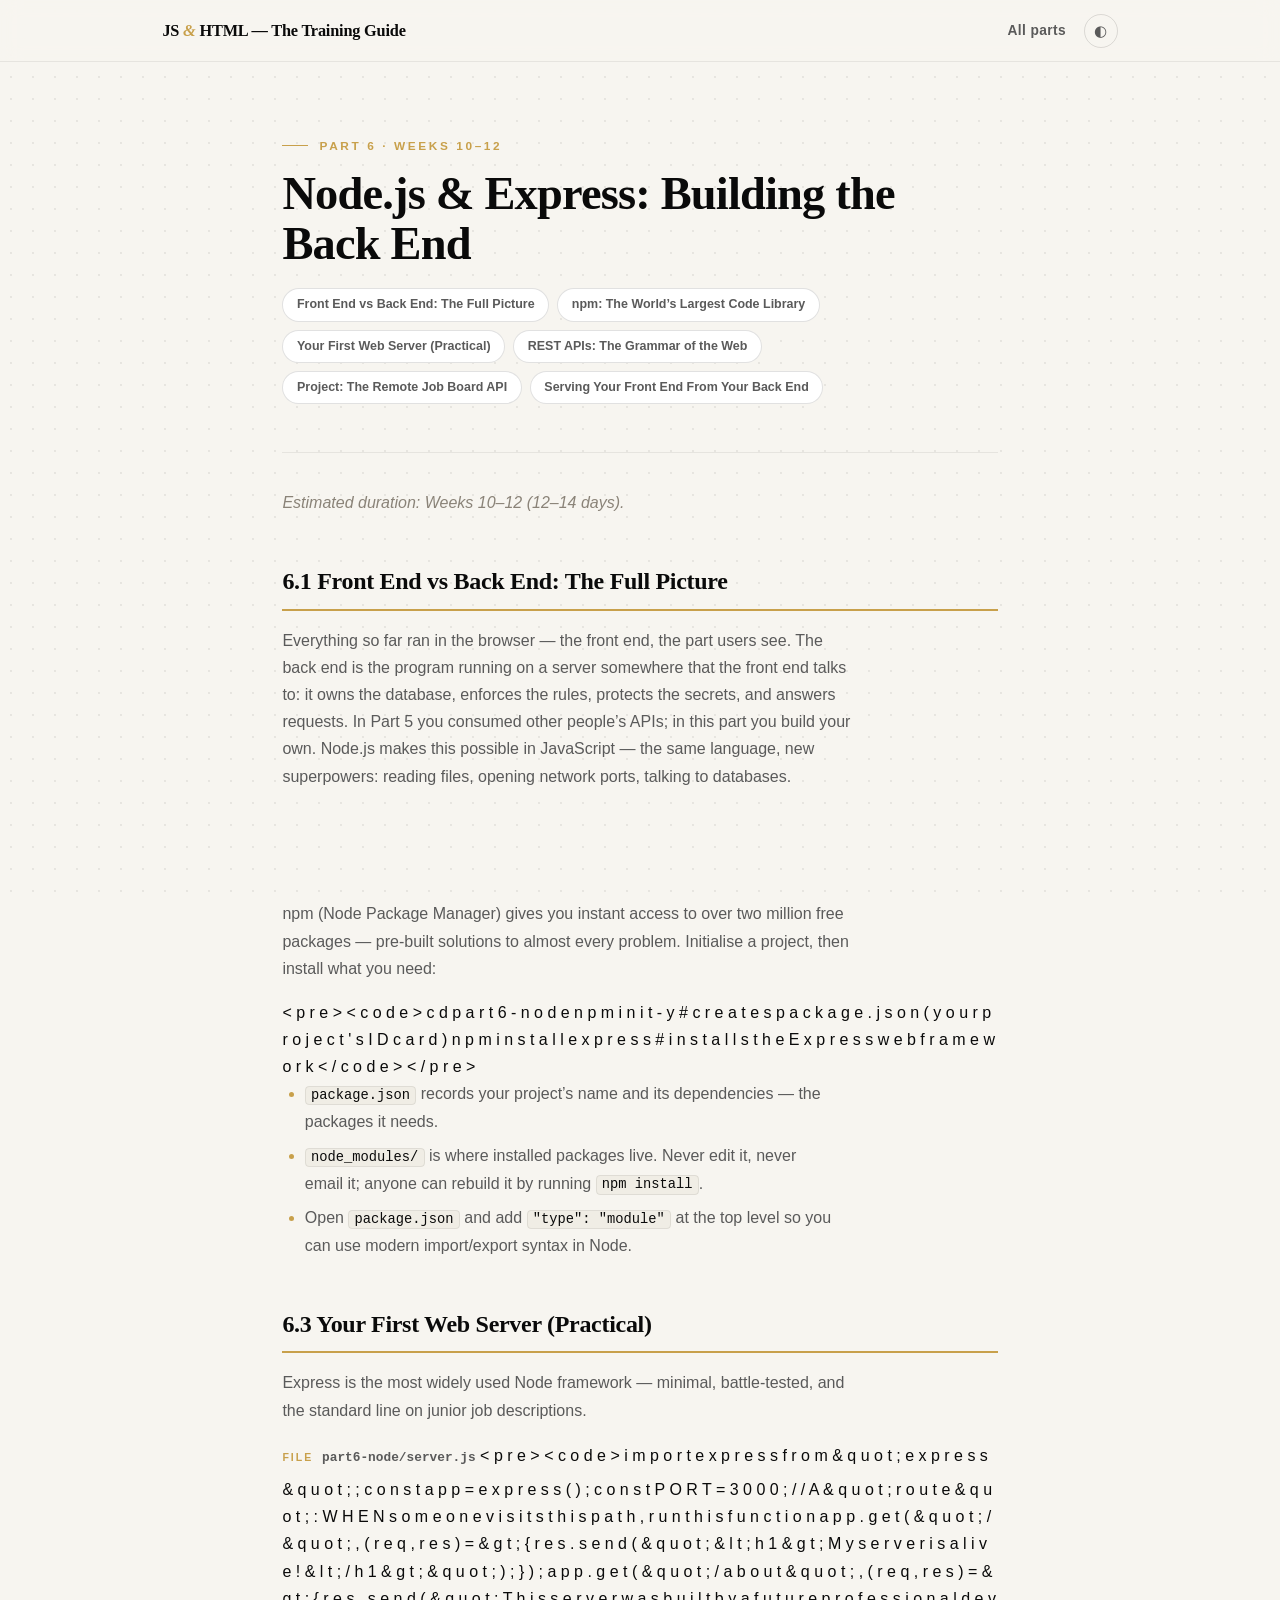
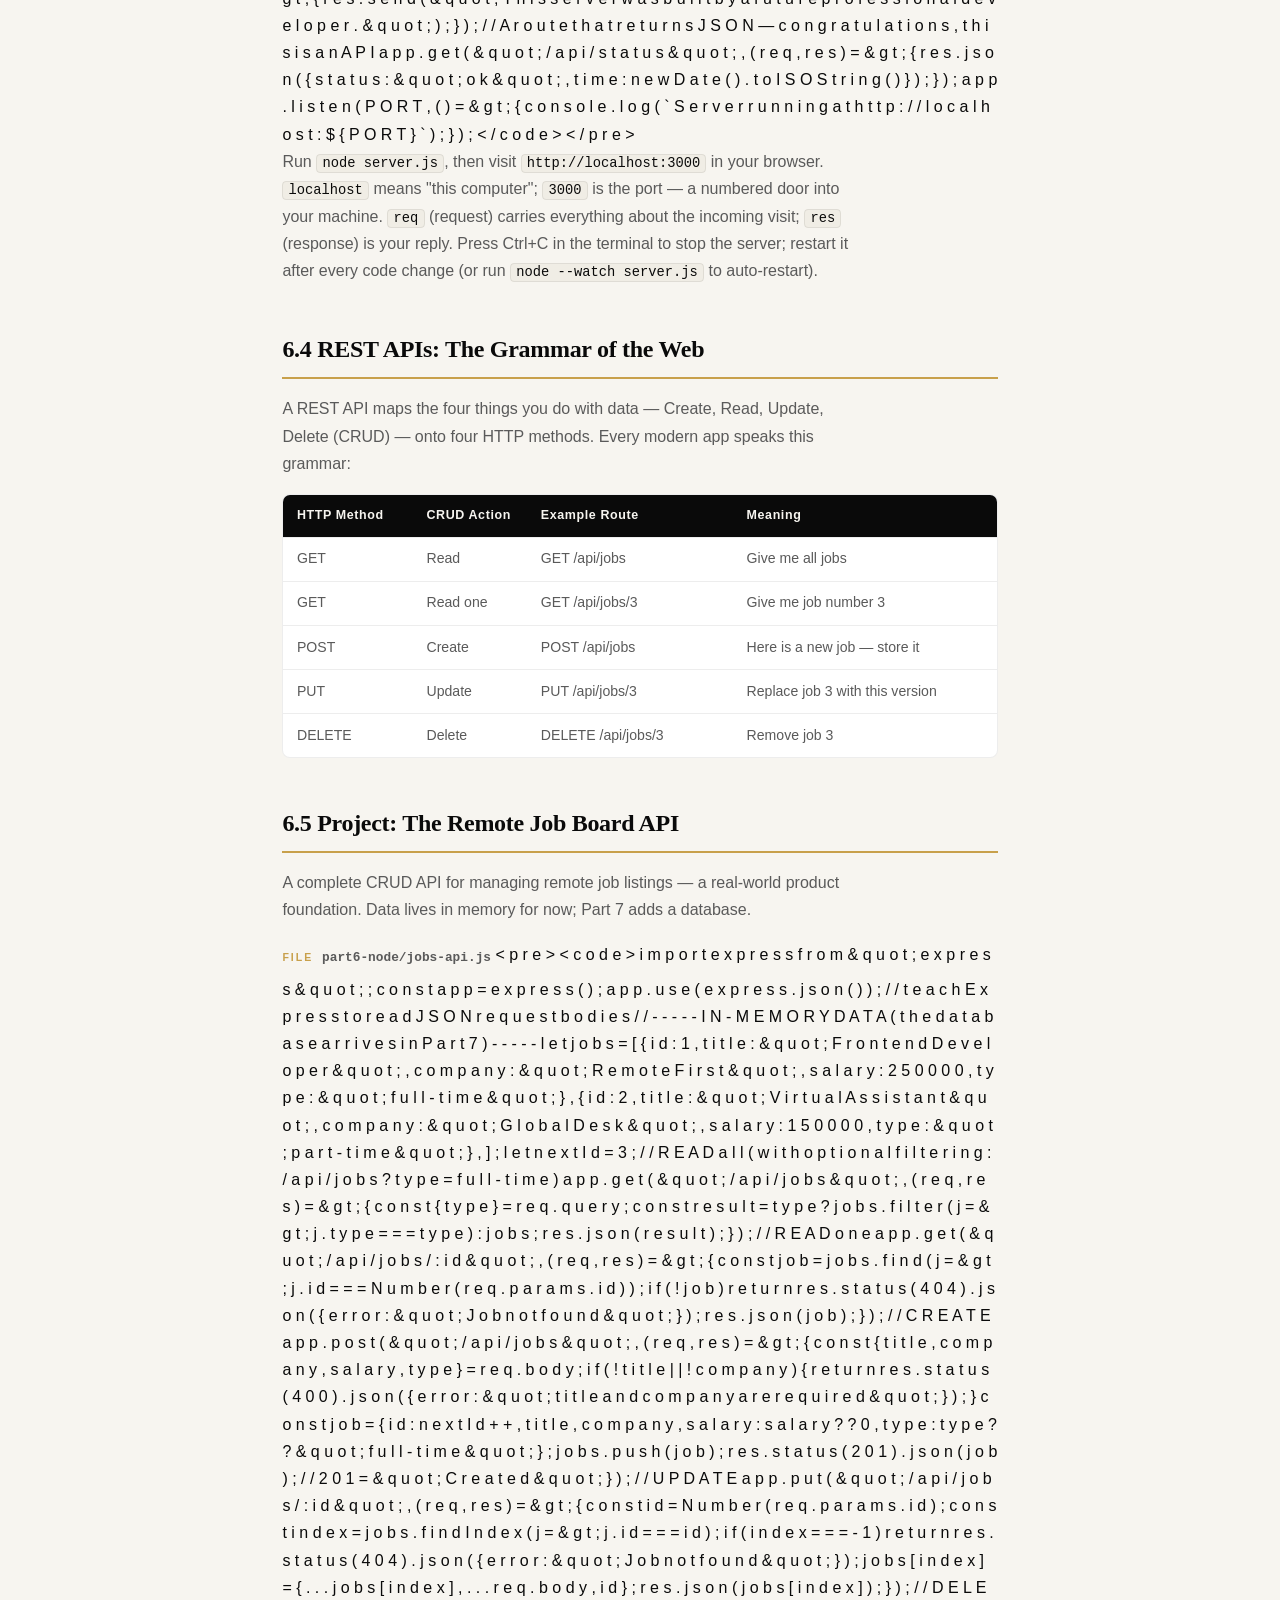
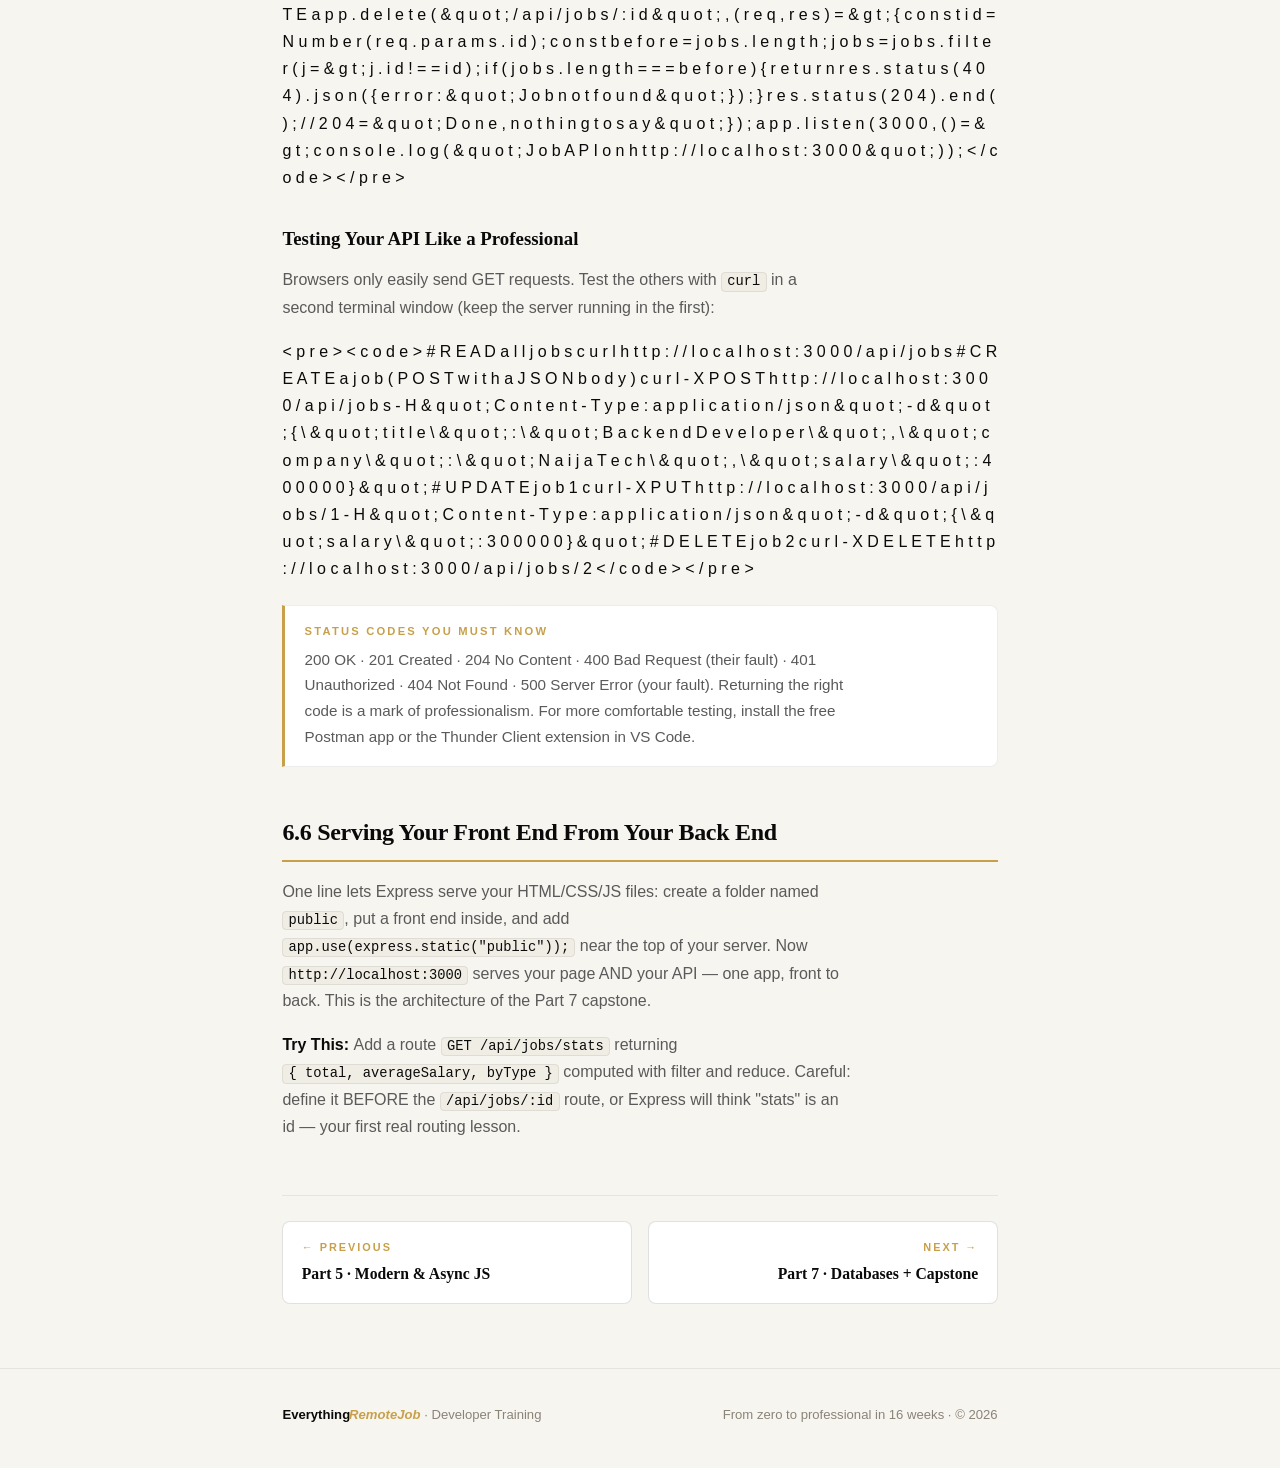
<file: part6.html>
<!DOCTYPE html>
<html lang="en">
<head>
<meta charset="UTF-8">
<meta name="viewport" content="width=device-width, initial-scale=1.0">
<title>Part 6 — Node.js Backend · JS & HTML Training Guide</title>
<meta name="description" content="The Complete JavaScript &amp; HTML Software Developer Training Guide — a step-by-step, hands-on 16-week curriculum from zero to professional.">
<meta property="og:type" content="website">
<meta property="og:title" content="Part 6 — Node.js Backend · JS &amp; HTML Training Guide">
<meta property="og:description" content="From zero to professional in 16 weeks — 9 parts, 12 real projects, 100+ copy-and-paste practicals.">
<meta property="og:url" content="https://seyidev-ops.github.io/softwaredeveloper/">
<meta property="og:image" content="https://seyidev-ops.github.io/softwaredeveloper/assets/og-thumbnail.png">
<meta property="og:image:width" content="1280">
<meta property="og:image:height" content="640">
<meta name="twitter:card" content="summary_large_image">
<meta name="twitter:image" content="https://seyidev-ops.github.io/softwaredeveloper/assets/og-thumbnail.png"><style>
/* ============================================================
   The Complete JavaScript & HTML Developer Training Guide
   Warm editorial minimalist — gold house style (#C8A04B)
   ============================================================ */
:root{
  --paper:#F7F5F0; --paper-2:#F0EDE5; --card:#FFFFFF;
  --ink:#0A0A0A; --ink-soft:#5A5A5A; --ink-faint:#8A8378;
  --accent:#C8A04B; --accent-h:#A88334;
  --line:rgba(10,10,10,.12); --line-soft:rgba(10,10,10,.07);
  --code-bg:#1B1814; --code-ink:#F2EEE6; --code-soft:#ADA79B;
  --serif:Georgia,'Times New Roman',serif;
  --sans:'Segoe UI',Calibri,'Helvetica Neue',Arial,sans-serif;
  --mono:Consolas,'SF Mono',Menlo,monospace;
}
html[data-theme="night"]{
  --paper:#14120F; --paper-2:#1B1814; --card:#1B1814;
  --ink:#F2EEE6; --ink-soft:#ADA79B; --ink-faint:#6E685D;
  --accent:#D9B25F; --accent-h:#E6C77E;
  --line:rgba(242,238,230,.14); --line-soft:rgba(242,238,230,.07);
}
*{box-sizing:border-box;margin:0;padding:0}
html{scroll-behavior:smooth}
body{
  background:var(--paper);color:var(--ink);
  font-family:var(--sans);font-weight:400;font-size:1.0rem;line-height:1.7;
  background-image:radial-gradient(var(--line-soft) 1px,transparent 1px);
  background-size:22px 22px;background-attachment:fixed;
}
a{color:inherit}
::selection{background:var(--accent);color:#fff}

/* ---------- Header ---------- */
header.site{
  position:sticky;top:0;z-index:50;
  background:color-mix(in srgb,var(--paper) 88%,transparent);
  backdrop-filter:blur(10px);-webkit-backdrop-filter:blur(10px);
  border-bottom:1px solid var(--line-soft);
}
.nav{max-width:1000px;margin:0 auto;padding:.85rem 1.4rem;
  display:flex;align-items:center;justify-content:space-between;gap:1rem}
.brand{font-family:var(--serif);font-weight:700;font-size:1.02rem;
  text-decoration:none;letter-spacing:-.2px;white-space:nowrap}
.brand .amp{color:var(--accent);font-style:italic}
.nav-right{display:flex;align-items:center;gap:1.1rem}
.nav-link{font-size:.86rem;font-weight:600;letter-spacing:.4px;
  text-decoration:none;color:var(--ink-soft)}
.nav-link:hover{color:var(--accent-h)}
.theme-btn{border:1px solid var(--line);background:transparent;color:var(--ink-soft);
  border-radius:100px;width:34px;height:34px;cursor:pointer;font-size:.95rem;line-height:1}
.theme-btn:hover{color:var(--accent-h);border-color:var(--accent)}

/* ---------- Shared column ---------- */
.col{max-width:760px;margin:0 auto;padding:0 1.4rem}
.wide{max-width:1000px;margin:0 auto;padding:0 1.4rem}

/* ---------- Kicker ---------- */
.kicker{font-family:var(--sans);font-weight:600;font-size:.74rem;
  letter-spacing:2.6px;text-transform:uppercase;color:var(--accent);
  display:flex;align-items:center;gap:.7rem;margin:2.4rem 0 .8rem}
.kicker::before{content:"";display:inline-block;width:26px;height:1px;background:var(--accent)}

/* ---------- Part hero ---------- */
.part-hero{padding:clamp(2.6rem,7vw,4.6rem) 0 1.4rem;border-bottom:1px solid var(--line-soft);margin-bottom:2.2rem}
.part-hero .kicker{margin-top:0}
.part-hero h1{font-family:var(--serif);font-weight:700;
  font-size:clamp(1.9rem,5vw,2.9rem);line-height:1.08;letter-spacing:-.8px;margin:0 0 1rem}
.anchor-row{display:flex;flex-wrap:wrap;gap:.5rem;margin:1.2rem 0 1.6rem}
.anchor-row a{font-size:.78rem;font-weight:600;text-decoration:none;color:var(--ink-soft);
  border:1px solid var(--line);border-radius:100px;padding:.32rem .85rem;background:var(--card);
  transition:border-color .25s,color .25s}
.anchor-row a:hover{border-color:var(--accent);color:var(--accent-h)}

/* ---------- Article content ---------- */
article p{margin:0 0 1.05rem;color:var(--ink-soft);max-width:64ch}
article p strong{color:var(--ink)}
article h2{font-family:var(--serif);font-weight:700;font-size:1.5rem;letter-spacing:-.3px;
  color:var(--ink);margin:2.8rem 0 1rem;padding-bottom:.45rem;
  border-bottom:2px solid var(--accent);scroll-margin-top:84px;max-width:64ch}
article h3{font-family:var(--serif);font-weight:700;font-size:1.18rem;
  color:var(--ink);margin:2rem 0 .7rem}
article h4{font-weight:700;font-size:1rem;color:var(--ink);margin:1.5rem 0 .5rem}
article ul,article ol{margin:0 0 1.2rem;padding-left:1.4rem;color:var(--ink-soft);max-width:62ch}
article li{margin-bottom:.45rem}
article li::marker{color:var(--accent);font-weight:600}
article em{color:var(--ink-faint)}
.soft{color:var(--ink-faint)}
.accent{color:var(--accent)}

/* Inline code */
article p code,article li code,td code{
  font-family:var(--mono);font-size:.86em;color:var(--ink);
  background:var(--paper-2);border:1px solid var(--line-soft);
  border-radius:4px;padding:.08em .38em;white-space:nowrap}
html[data-theme="night"] article p code,
html[data-theme="night"] article li code{color:var(--ink)}

/* Code blocks — dark surface, the standing exception */
article pre{
  background:var(--code-bg);color:var(--code-ink);
  border-left:3px solid var(--accent);border-radius:0 8px 8px 0;
  padding:1.05rem 1.2rem;margin:0 0 1.4rem;overflow-x:auto;
  font-family:var(--mono);font-size:.83rem;line-height:1.55}
article pre code{background:none;border:none;padding:0;color:inherit;white-space:pre}
.file-label{display:inline-flex;align-items:center;gap:.55rem;margin:.4rem 0 .45rem}
.file-label .fl-tag{font-size:.66rem;font-weight:700;letter-spacing:2px;color:var(--accent)}
.file-label code{font-family:var(--mono);font-size:.8rem;font-weight:600;color:var(--ink-soft);
  background:none;border:none;padding:0}
.file-label + pre{margin-top:0}

/* Callout */
.callout{background:var(--card);border:1px solid var(--line-soft);
  border-left:3px solid var(--accent);border-radius:0 8px 8px 0;
  padding:1rem 1.2rem;margin:1.4rem 0 1.6rem}
.callout .co-label{font-size:.7rem;font-weight:700;letter-spacing:2.2px;color:var(--accent);margin-bottom:.35rem}
.callout p{margin:0;font-size:.95rem}

/* Tables */
.tbl-wrap{overflow-x:auto;margin:.4rem 0 1.6rem;border:1px solid var(--line-soft);
  border-radius:8px;background:var(--card)}
table{width:100%;border-collapse:collapse;font-size:.88rem;min-width:560px}
th{background:var(--ink);color:var(--paper);text-align:left;font-weight:600;
  font-size:.78rem;letter-spacing:.6px;padding:.65rem .85rem}
html[data-theme="night"] th{background:var(--paper-2);color:var(--ink)}
td{padding:.6rem .85rem;border-top:1px solid var(--line-soft);color:var(--ink-soft);vertical-align:top}

/* ---------- Pagination ---------- */
.pager{display:flex;justify-content:space-between;gap:1rem;
  border-top:1px solid var(--line-soft);margin-top:3.4rem;padding:1.6rem 0 0}
.pager a{flex:1;text-decoration:none;border:1px solid var(--line);border-radius:8px;
  background:var(--card);padding:.95rem 1.15rem;transition:border-color .25s}
.pager a:hover{border-color:var(--accent)}
.pager .dir{font-size:.68rem;font-weight:700;letter-spacing:2px;color:var(--accent);display:block;margin-bottom:.25rem}
.pager .pt{font-family:var(--serif);font-weight:700;font-size:.98rem;color:var(--ink)}
.pager a.next{text-align:right}
.pager .ghost{visibility:hidden}

/* ---------- Landing ---------- */
.hero{padding:clamp(4rem,11vw,7.5rem) 0 clamp(2.5rem,6vw,4rem);text-align:left}
.hero .kicker{margin-top:0}
.hero h1{font-family:var(--serif);font-weight:700;
  font-size:clamp(2.5rem,7vw,4.4rem);line-height:1.04;letter-spacing:-1.5px;margin:0 0 1.3rem;max-width:16ch}
.hero h1 .em{font-style:italic;color:var(--accent)}
.hero .sub{font-size:1.07rem;color:var(--ink-soft);max-width:54ch;margin-bottom:2.2rem}
.cta-row{display:flex;align-items:center;gap:1.6rem;flex-wrap:wrap}
.btn-primary{display:inline-flex;align-items:center;gap:.6rem;text-decoration:none;
  background:var(--ink);color:var(--paper);font-weight:600;font-size:.95rem;
  padding:1rem 2.2rem;border-radius:2px;transition:background .25s}
.btn-primary .arr{transition:transform .25s}
.btn-primary:hover{background:var(--accent-h)}
.btn-primary:hover .arr{transform:translateX(4px)}
html[data-theme="night"] .btn-primary{background:var(--ink);color:var(--paper)}
.link-quiet{font-size:.92rem;color:var(--ink-faint);text-decoration:underline;text-underline-offset:4px}
.link-quiet:hover{color:var(--accent-h)}

.stat-strip{border-top:1px solid var(--line);border-bottom:1px solid var(--line);
  display:grid;grid-template-columns:repeat(4,1fr);margin:1.6rem 0 0}
.stat{padding:1.4rem 1rem;text-align:center;border-left:1px solid var(--line-soft)}
.stat:first-child{border-left:none}
.stat .n{font-family:var(--serif);font-weight:700;font-size:clamp(1.5rem,3.5vw,2.2rem);
  font-variant-numeric:tabular-nums;color:var(--ink);line-height:1.1}
.stat .l{font-size:.7rem;font-weight:600;letter-spacing:1.8px;text-transform:uppercase;color:var(--ink-faint);margin-top:.3rem}

.section{padding:clamp(3rem,8vw,5.5rem) 0 0}
.section-head{font-family:var(--serif);font-weight:700;font-size:clamp(1.6rem,4vw,2.2rem);
  letter-spacing:-.6px;margin:0 0 .7rem}
.section-sub{color:var(--ink-soft);max-width:58ch;margin-bottom:2.2rem}

.parts-grid{display:grid;grid-template-columns:repeat(auto-fill,minmax(290px,1fr));gap:1rem}
.part-card{display:block;text-decoration:none;background:var(--card);
  border:1px solid var(--line-soft);border-radius:8px;padding:1.5rem 1.5rem 1.3rem;
  transition:border-color .25s}
.part-card:hover{border-color:var(--accent)}
.part-card .pc-kicker{font-size:.68rem;font-weight:700;letter-spacing:2px;color:var(--accent);margin-bottom:.55rem}
.part-card h3{font-family:var(--serif);font-weight:700;font-size:1.16rem;letter-spacing:-.2px;color:var(--ink);margin:0 0 .5rem}
.part-card p{font-size:.88rem;color:var(--ink-soft);margin:0 0 .9rem;line-height:1.55}
.part-card .pc-mile{font-size:.78rem;color:var(--ink-faint);border-top:1px solid var(--line-soft);padding-top:.7rem}
.part-card .pc-mile strong{color:var(--ink-soft);font-weight:600}

.proj-strip{display:grid;grid-template-columns:repeat(auto-fill,minmax(220px,1fr));gap:.7rem}
.proj{background:var(--card);border:1px solid var(--line-soft);border-radius:8px;
  padding:.85rem 1.05rem;font-size:.86rem;color:var(--ink-soft);display:flex;gap:.6rem;align-items:baseline}
.proj .dot{color:var(--accent);font-weight:700}

.cta-band{margin:clamp(3.5rem,9vw,6rem) 0 0;border-top:1px solid var(--line);
  padding:clamp(2.6rem,7vw,4.5rem) 0}
.cta-band h2{font-family:var(--serif);font-weight:700;font-size:clamp(1.7rem,4.5vw,2.5rem);
  letter-spacing:-.6px;margin:0 0 .8rem;max-width:22ch}
.cta-band p{color:var(--ink-soft);max-width:52ch;margin-bottom:2rem}

/* ---------- Footer ---------- */
footer.site{border-top:1px solid var(--line-soft);margin-top:4rem;padding:2.2rem 0 2.8rem}
footer.site .col{display:flex;justify-content:space-between;gap:1rem;flex-wrap:wrap;
  font-size:.82rem;color:var(--ink-faint)}
.bm{font-weight:700;color:var(--ink)}
.bm .bm-i{font-style:italic;color:var(--accent);margin-left:-0.08em}

@media (max-width:640px){
  .stat-strip{grid-template-columns:repeat(2,1fr)}
  .stat:nth-child(3){border-left:none}
  .pager{flex-direction:column}
  .pager a.next{text-align:left}
  .pager .ghost{display:none}
}

</style>
<script>(function(){try{var t=localStorage.getItem('jsguide-theme');if(t)document.documentElement.setAttribute('data-theme',t);}catch(e){}})();</script>
</head>
<body>

<header class="site" data-live="off">
  <nav class="nav">
    <a class="brand" href="index.html">JS <span class="amp">&amp;</span> HTML — The Training Guide</a>
    <div class="nav-right">
      <a class="nav-link" href="index.html">All parts</a>
      <button class="theme-btn" id="themeBtn" aria-label="Toggle dark mode" title="Toggle dark mode">◐</button>
    </div>
  </nav>
</header>

<main class="col">
  <div class="part-hero">
    <div class="kicker">Part 6 · Weeks 10–12</div>
    <h1>Node.js &amp; Express: Building the Back End</h1>
    <div class="anchor-row" data-live="stagger"><a href="#6-1-front-end-vs-back-end-the-full-picture">Front End vs Back End: The Full Picture</a><a href="#6-2-npm-the-world-s-largest-code-library">npm: The World’s Largest Code Library</a><a href="#6-3-your-first-web-server-practical">Your First Web Server (Practical)</a><a href="#6-4-rest-apis-the-grammar-of-the-web">REST APIs: The Grammar of the Web</a><a href="#6-5-project-the-remote-job-board-api">Project: The Remote Job Board API</a><a href="#6-6-serving-your-front-end-from-your-back-end">Serving Your Front End From Your Back End</a></div>
  </div>
  <article>

<p><span class="soft"><em>Estimated duration: Weeks 10–12 (12–14 days).</em></span></p>
<h2 id="6-1-front-end-vs-back-end-the-full-picture">6.1  Front End vs Back End: The Full Picture</h2>
<p>Everything so far ran in the browser — the front end, the part users see. The back end is the program running on a server somewhere that the front end talks to: it owns the database, enforces the rules, protects the secrets, and answers requests. In Part 5 you consumed other people’s APIs; in this part you build your own. Node.js makes this possible in JavaScript — the same language, new superpowers: reading files, opening network ports, talking to databases.</p>
<h2 id="6-2-npm-the-world-s-largest-code-library">6.2  npm: The World’s Largest Code Library</h2>
<p>npm (Node Package Manager) gives you instant access to over two million free packages — pre-built solutions to almost every problem. Initialise a project, then install what you need:</p>
<
p
r
e
>
<
c
o
d
e
>
c
d
 
p
a
r
t
6
-
n
o
d
e


n
p
m
 
i
n
i
t
 
-
y
 
 
 
 
 
 
 
 
 
 
 
 
 
 
 
 
 
#
 
c
r
e
a
t
e
s
 
p
a
c
k
a
g
e
.
j
s
o
n
 
(
y
o
u
r
 
p
r
o
j
e
c
t
'
s
 
I
D
 
c
a
r
d
)


n
p
m
 
i
n
s
t
a
l
l
 
e
x
p
r
e
s
s
 
 
 
 
 
 
 
 
 
#
 
i
n
s
t
a
l
l
s
 
t
h
e
 
E
x
p
r
e
s
s
 
w
e
b
 
f
r
a
m
e
w
o
r
k
<
/
c
o
d
e
>
<
/
p
r
e
>
<ul><li><code>package.json</code> records your project’s name and its dependencies — the packages it needs.</li><li><code>node_modules/</code> is where installed packages live. Never edit it, never email it; anyone can rebuild it by running <code>npm install</code>.</li><li>Open <code>package.json</code> and add <code>&quot;type&quot;: &quot;module&quot;</code> at the top level so you can use modern import/export syntax in Node.</li></ul>
<h2 id="6-3-your-first-web-server-practical">6.3  Your First Web Server (Practical)</h2>
<p>Express is the most widely used Node framework — minimal, battle-tested, and the standard line on junior job descriptions.</p>
<div class="file-label"><span class="fl-tag">FILE</span><code>part6-node/server.js</code></div>
<
p
r
e
>
<
c
o
d
e
>
i
m
p
o
r
t
 
e
x
p
r
e
s
s
 
f
r
o
m
 
&
q
u
o
t
;
e
x
p
r
e
s
s
&
q
u
o
t
;
;




c
o
n
s
t
 
a
p
p
 
=
 
e
x
p
r
e
s
s
(
)
;


c
o
n
s
t
 
P
O
R
T
 
=
 
3
0
0
0
;




/
/
 
A
 
&
q
u
o
t
;
r
o
u
t
e
&
q
u
o
t
;
:
 
W
H
E
N
 
s
o
m
e
o
n
e
 
v
i
s
i
t
s
 
t
h
i
s
 
p
a
t
h
,
 
r
u
n
 
t
h
i
s
 
f
u
n
c
t
i
o
n


a
p
p
.
g
e
t
(
&
q
u
o
t
;
/
&
q
u
o
t
;
,
 
(
r
e
q
,
 
r
e
s
)
 
=
&
g
t
;
 
{


 
 
r
e
s
.
s
e
n
d
(
&
q
u
o
t
;
&
l
t
;
h
1
&
g
t
;
M
y
 
s
e
r
v
e
r
 
i
s
 
a
l
i
v
e
!
&
l
t
;
/
h
1
&
g
t
;
&
q
u
o
t
;
)
;


}
)
;




a
p
p
.
g
e
t
(
&
q
u
o
t
;
/
a
b
o
u
t
&
q
u
o
t
;
,
 
(
r
e
q
,
 
r
e
s
)
 
=
&
g
t
;
 
{


 
 
r
e
s
.
s
e
n
d
(
&
q
u
o
t
;
T
h
i
s
 
s
e
r
v
e
r
 
w
a
s
 
b
u
i
l
t
 
b
y
 
a
 
f
u
t
u
r
e
 
p
r
o
f
e
s
s
i
o
n
a
l
 
d
e
v
e
l
o
p
e
r
.
&
q
u
o
t
;
)
;


}
)
;




/
/
 
A
 
r
o
u
t
e
 
t
h
a
t
 
r
e
t
u
r
n
s
 
J
S
O
N
 
—
 
c
o
n
g
r
a
t
u
l
a
t
i
o
n
s
,
 
t
h
i
s
 
i
s
 
a
n
 
A
P
I


a
p
p
.
g
e
t
(
&
q
u
o
t
;
/
a
p
i
/
s
t
a
t
u
s
&
q
u
o
t
;
,
 
(
r
e
q
,
 
r
e
s
)
 
=
&
g
t
;
 
{


 
 
r
e
s
.
j
s
o
n
(
{
 
s
t
a
t
u
s
:
 
&
q
u
o
t
;
o
k
&
q
u
o
t
;
,
 
t
i
m
e
:
 
n
e
w
 
D
a
t
e
(
)
.
t
o
I
S
O
S
t
r
i
n
g
(
)
 
}
)
;


}
)
;




a
p
p
.
l
i
s
t
e
n
(
P
O
R
T
,
 
(
)
 
=
&
g
t
;
 
{


 
 
c
o
n
s
o
l
e
.
l
o
g
(
`
S
e
r
v
e
r
 
r
u
n
n
i
n
g
 
a
t
 
h
t
t
p
:
/
/
l
o
c
a
l
h
o
s
t
:
$
{
P
O
R
T
}
`
)
;


}
)
;
<
/
c
o
d
e
>
<
/
p
r
e
>
<p>Run <code>node server.js</code>, then visit <code>http://localhost:3000</code> in your browser. <code>localhost</code> means &quot;this computer&quot;; <code>3000</code> is the port — a numbered door into your machine. <code>req</code> (request) carries everything about the incoming visit; <code>res</code> (response) is your reply. Press Ctrl+C in the terminal to stop the server; restart it after every code change (or run <code>node --watch server.js</code> to auto-restart).</p>
<h2 id="6-4-rest-apis-the-grammar-of-the-web">6.4  REST APIs: The Grammar of the Web</h2>
<p>A REST API maps the four things you do with data — Create, Read, Update, Delete (CRUD) — onto four HTTP methods. Every modern app speaks this grammar:</p>
<div class="tbl-wrap"><table><colgroup><col style="width:18.16%"><col style="width:16.03%"><col style="width:28.85%"><col style="width:36.97%"></colgroup><thead><tr><th>HTTP Method</th><th>CRUD Action</th><th>Example Route</th><th>Meaning</th></tr></thead><tbody><tr><td>GET</td><td>Read</td><td>GET /api/jobs</td><td>Give me all jobs</td></tr><tr><td>GET</td><td>Read one</td><td>GET /api/jobs/3</td><td>Give me job number 3</td></tr><tr><td>POST</td><td>Create</td><td>POST /api/jobs</td><td>Here is a new job — store it</td></tr><tr><td>PUT</td><td>Update</td><td>PUT /api/jobs/3</td><td>Replace job 3 with this version</td></tr><tr><td>DELETE</td><td>Delete</td><td>DELETE /api/jobs/3</td><td>Remove job 3</td></tr></tbody></table></div>
<h2 id="6-5-project-the-remote-job-board-api">6.5  Project: The Remote Job Board API</h2>
<p>A complete CRUD API for managing remote job listings — a real-world product foundation. Data lives in memory for now; Part 7 adds a database.</p>
<div class="file-label"><span class="fl-tag">FILE</span><code>part6-node/jobs-api.js</code></div>
<
p
r
e
>
<
c
o
d
e
>
i
m
p
o
r
t
 
e
x
p
r
e
s
s
 
f
r
o
m
 
&
q
u
o
t
;
e
x
p
r
e
s
s
&
q
u
o
t
;
;




c
o
n
s
t
 
a
p
p
 
=
 
e
x
p
r
e
s
s
(
)
;


a
p
p
.
u
s
e
(
e
x
p
r
e
s
s
.
j
s
o
n
(
)
)
;
 
 
 
/
/
 
t
e
a
c
h
 
E
x
p
r
e
s
s
 
t
o
 
r
e
a
d
 
J
S
O
N
 
r
e
q
u
e
s
t
 
b
o
d
i
e
s




/
/
 
-
-
-
-
-
 
I
N
-
M
E
M
O
R
Y
 
D
A
T
A
 
(
t
h
e
 
d
a
t
a
b
a
s
e
 
a
r
r
i
v
e
s
 
i
n
 
P
a
r
t
 
7
)
 
-
-
-
-
-


l
e
t
 
j
o
b
s
 
=
 
[


 
 
{
 
i
d
:
 
1
,
 
t
i
t
l
e
:
 
&
q
u
o
t
;
F
r
o
n
t
e
n
d
 
D
e
v
e
l
o
p
e
r
&
q
u
o
t
;
,
 
c
o
m
p
a
n
y
:
 
&
q
u
o
t
;
R
e
m
o
t
e
F
i
r
s
t
&
q
u
o
t
;
,


 
 
 
 
s
a
l
a
r
y
:
 
2
5
0
0
0
0
,
 
t
y
p
e
:
 
&
q
u
o
t
;
f
u
l
l
-
t
i
m
e
&
q
u
o
t
;
 
}
,


 
 
{
 
i
d
:
 
2
,
 
t
i
t
l
e
:
 
&
q
u
o
t
;
V
i
r
t
u
a
l
 
A
s
s
i
s
t
a
n
t
&
q
u
o
t
;
,
 
c
o
m
p
a
n
y
:
 
&
q
u
o
t
;
G
l
o
b
a
l
D
e
s
k
&
q
u
o
t
;
,


 
 
 
 
s
a
l
a
r
y
:
 
1
5
0
0
0
0
,
 
t
y
p
e
:
 
&
q
u
o
t
;
p
a
r
t
-
t
i
m
e
&
q
u
o
t
;
 
}
,


]
;


l
e
t
 
n
e
x
t
I
d
 
=
 
3
;




/
/
 
R
E
A
D
 
a
l
l
 
(
w
i
t
h
 
o
p
t
i
o
n
a
l
 
f
i
l
t
e
r
i
n
g
:
 
/
a
p
i
/
j
o
b
s
?
t
y
p
e
=
f
u
l
l
-
t
i
m
e
)


a
p
p
.
g
e
t
(
&
q
u
o
t
;
/
a
p
i
/
j
o
b
s
&
q
u
o
t
;
,
 
(
r
e
q
,
 
r
e
s
)
 
=
&
g
t
;
 
{


 
 
c
o
n
s
t
 
{
 
t
y
p
e
 
}
 
=
 
r
e
q
.
q
u
e
r
y
;


 
 
c
o
n
s
t
 
r
e
s
u
l
t
 
=
 
t
y
p
e
 
?
 
j
o
b
s
.
f
i
l
t
e
r
(
j
 
=
&
g
t
;
 
j
.
t
y
p
e
 
=
=
=
 
t
y
p
e
)
 
:
 
j
o
b
s
;


 
 
r
e
s
.
j
s
o
n
(
r
e
s
u
l
t
)
;


}
)
;




/
/
 
R
E
A
D
 
o
n
e


a
p
p
.
g
e
t
(
&
q
u
o
t
;
/
a
p
i
/
j
o
b
s
/
:
i
d
&
q
u
o
t
;
,
 
(
r
e
q
,
 
r
e
s
)
 
=
&
g
t
;
 
{


 
 
c
o
n
s
t
 
j
o
b
 
=
 
j
o
b
s
.
f
i
n
d
(
j
 
=
&
g
t
;
 
j
.
i
d
 
=
=
=
 
N
u
m
b
e
r
(
r
e
q
.
p
a
r
a
m
s
.
i
d
)
)
;


 
 
i
f
 
(
!
j
o
b
)
 
r
e
t
u
r
n
 
r
e
s
.
s
t
a
t
u
s
(
4
0
4
)
.
j
s
o
n
(
{
 
e
r
r
o
r
:
 
&
q
u
o
t
;
J
o
b
 
n
o
t
 
f
o
u
n
d
&
q
u
o
t
;
 
}
)
;


 
 
r
e
s
.
j
s
o
n
(
j
o
b
)
;


}
)
;




/
/
 
C
R
E
A
T
E


a
p
p
.
p
o
s
t
(
&
q
u
o
t
;
/
a
p
i
/
j
o
b
s
&
q
u
o
t
;
,
 
(
r
e
q
,
 
r
e
s
)
 
=
&
g
t
;
 
{


 
 
c
o
n
s
t
 
{
 
t
i
t
l
e
,
 
c
o
m
p
a
n
y
,
 
s
a
l
a
r
y
,
 
t
y
p
e
 
}
 
=
 
r
e
q
.
b
o
d
y
;


 
 
i
f
 
(
!
t
i
t
l
e
 
|
|
 
!
c
o
m
p
a
n
y
)
 
{


 
 
 
 
r
e
t
u
r
n
 
r
e
s
.
s
t
a
t
u
s
(
4
0
0
)
.
j
s
o
n
(
{
 
e
r
r
o
r
:
 
&
q
u
o
t
;
t
i
t
l
e
 
a
n
d
 
c
o
m
p
a
n
y
 
a
r
e
 
r
e
q
u
i
r
e
d
&
q
u
o
t
;
 
}
)
;


 
 
}


 
 
c
o
n
s
t
 
j
o
b
 
=
 
{
 
i
d
:
 
n
e
x
t
I
d
+
+
,
 
t
i
t
l
e
,
 
c
o
m
p
a
n
y
,


 
 
 
 
 
 
 
 
 
 
 
 
 
 
 
 
s
a
l
a
r
y
:
 
s
a
l
a
r
y
 
?
?
 
0
,
 
t
y
p
e
:
 
t
y
p
e
 
?
?
 
&
q
u
o
t
;
f
u
l
l
-
t
i
m
e
&
q
u
o
t
;
 
}
;


 
 
j
o
b
s
.
p
u
s
h
(
j
o
b
)
;


 
 
r
e
s
.
s
t
a
t
u
s
(
2
0
1
)
.
j
s
o
n
(
j
o
b
)
;
 
 
 
/
/
 
2
0
1
 
=
 
&
q
u
o
t
;
C
r
e
a
t
e
d
&
q
u
o
t
;


}
)
;




/
/
 
U
P
D
A
T
E


a
p
p
.
p
u
t
(
&
q
u
o
t
;
/
a
p
i
/
j
o
b
s
/
:
i
d
&
q
u
o
t
;
,
 
(
r
e
q
,
 
r
e
s
)
 
=
&
g
t
;
 
{


 
 
c
o
n
s
t
 
i
d
 
=
 
N
u
m
b
e
r
(
r
e
q
.
p
a
r
a
m
s
.
i
d
)
;


 
 
c
o
n
s
t
 
i
n
d
e
x
 
=
 
j
o
b
s
.
f
i
n
d
I
n
d
e
x
(
j
 
=
&
g
t
;
 
j
.
i
d
 
=
=
=
 
i
d
)
;


 
 
i
f
 
(
i
n
d
e
x
 
=
=
=
 
-
1
)
 
r
e
t
u
r
n
 
r
e
s
.
s
t
a
t
u
s
(
4
0
4
)
.
j
s
o
n
(
{
 
e
r
r
o
r
:
 
&
q
u
o
t
;
J
o
b
 
n
o
t
 
f
o
u
n
d
&
q
u
o
t
;
 
}
)
;


 
 
j
o
b
s
[
i
n
d
e
x
]
 
=
 
{
 
.
.
.
j
o
b
s
[
i
n
d
e
x
]
,
 
.
.
.
r
e
q
.
b
o
d
y
,
 
i
d
 
}
;


 
 
r
e
s
.
j
s
o
n
(
j
o
b
s
[
i
n
d
e
x
]
)
;


}
)
;




/
/
 
D
E
L
E
T
E


a
p
p
.
d
e
l
e
t
e
(
&
q
u
o
t
;
/
a
p
i
/
j
o
b
s
/
:
i
d
&
q
u
o
t
;
,
 
(
r
e
q
,
 
r
e
s
)
 
=
&
g
t
;
 
{


 
 
c
o
n
s
t
 
i
d
 
=
 
N
u
m
b
e
r
(
r
e
q
.
p
a
r
a
m
s
.
i
d
)
;


 
 
c
o
n
s
t
 
b
e
f
o
r
e
 
=
 
j
o
b
s
.
l
e
n
g
t
h
;


 
 
j
o
b
s
 
=
 
j
o
b
s
.
f
i
l
t
e
r
(
j
 
=
&
g
t
;
 
j
.
i
d
 
!
=
=
 
i
d
)
;


 
 
i
f
 
(
j
o
b
s
.
l
e
n
g
t
h
 
=
=
=
 
b
e
f
o
r
e
)
 
{


 
 
 
 
r
e
t
u
r
n
 
r
e
s
.
s
t
a
t
u
s
(
4
0
4
)
.
j
s
o
n
(
{
 
e
r
r
o
r
:
 
&
q
u
o
t
;
J
o
b
 
n
o
t
 
f
o
u
n
d
&
q
u
o
t
;
 
}
)
;


 
 
}


 
 
r
e
s
.
s
t
a
t
u
s
(
2
0
4
)
.
e
n
d
(
)
;
 
 
 
/
/
 
2
0
4
 
=
 
&
q
u
o
t
;
D
o
n
e
,
 
n
o
t
h
i
n
g
 
t
o
 
s
a
y
&
q
u
o
t
;


}
)
;




a
p
p
.
l
i
s
t
e
n
(
3
0
0
0
,
 
(
)
 
=
&
g
t
;
 
c
o
n
s
o
l
e
.
l
o
g
(
&
q
u
o
t
;
J
o
b
 
A
P
I
 
o
n
 
h
t
t
p
:
/
/
l
o
c
a
l
h
o
s
t
:
3
0
0
0
&
q
u
o
t
;
)
)
;
<
/
c
o
d
e
>
<
/
p
r
e
>
<h3>Testing Your API Like a Professional</h3>
<p>Browsers only easily send GET requests. Test the others with <code>curl</code> in a second terminal window (keep the server running in the first):</p>
<
p
r
e
>
<
c
o
d
e
>
#
 
R
E
A
D
 
a
l
l
 
j
o
b
s


c
u
r
l
 
h
t
t
p
:
/
/
l
o
c
a
l
h
o
s
t
:
3
0
0
0
/
a
p
i
/
j
o
b
s




#
 
C
R
E
A
T
E
 
a
 
j
o
b
 
(
P
O
S
T
 
w
i
t
h
 
a
 
J
S
O
N
 
b
o
d
y
)


c
u
r
l
 
-
X
 
P
O
S
T
 
h
t
t
p
:
/
/
l
o
c
a
l
h
o
s
t
:
3
0
0
0
/
a
p
i
/
j
o
b
s
 
-
H
 
&
q
u
o
t
;
C
o
n
t
e
n
t
-
T
y
p
e
:
 
a
p
p
l
i
c
a
t
i
o
n
/
j
s
o
n
&
q
u
o
t
;
 
-
d
 
&
q
u
o
t
;
{
\
&
q
u
o
t
;
t
i
t
l
e
\
&
q
u
o
t
;
:
\
&
q
u
o
t
;
B
a
c
k
e
n
d
 
D
e
v
e
l
o
p
e
r
\
&
q
u
o
t
;
,
\
&
q
u
o
t
;
c
o
m
p
a
n
y
\
&
q
u
o
t
;
:
\
&
q
u
o
t
;
N
a
i
j
a
T
e
c
h
\
&
q
u
o
t
;
,
\
&
q
u
o
t
;
s
a
l
a
r
y
\
&
q
u
o
t
;
:
4
0
0
0
0
0
}
&
q
u
o
t
;




#
 
U
P
D
A
T
E
 
j
o
b
 
1


c
u
r
l
 
-
X
 
P
U
T
 
h
t
t
p
:
/
/
l
o
c
a
l
h
o
s
t
:
3
0
0
0
/
a
p
i
/
j
o
b
s
/
1
 
-
H
 
&
q
u
o
t
;
C
o
n
t
e
n
t
-
T
y
p
e
:
 
a
p
p
l
i
c
a
t
i
o
n
/
j
s
o
n
&
q
u
o
t
;
 
-
d
 
&
q
u
o
t
;
{
\
&
q
u
o
t
;
s
a
l
a
r
y
\
&
q
u
o
t
;
:
3
0
0
0
0
0
}
&
q
u
o
t
;




#
 
D
E
L
E
T
E
 
j
o
b
 
2


c
u
r
l
 
-
X
 
D
E
L
E
T
E
 
h
t
t
p
:
/
/
l
o
c
a
l
h
o
s
t
:
3
0
0
0
/
a
p
i
/
j
o
b
s
/
2
<
/
c
o
d
e
>
<
/
p
r
e
>
<div class="callout"><div class="co-label">STATUS CODES YOU MUST KNOW</div><p>200 OK · 201 Created · 204 No Content · 400 Bad Request (their fault) · 401 Unauthorized · 404 Not Found · 500 Server Error (your fault). Returning the right code is a mark of professionalism. For more comfortable testing, install the free Postman app or the Thunder Client extension in VS Code.</p></div>
<h2 id="6-6-serving-your-front-end-from-your-back-end">6.6  Serving Your Front End From Your Back End</h2>
<p>One line lets Express serve your HTML/CSS/JS files: create a folder named <code>public</code>, put a front end inside, and add <code>app.use(express.static(&quot;public&quot;));</code> near the top of your server. Now <code>http://localhost:3000</code> serves your page AND your API — one app, front to back. This is the architecture of the Part 7 capstone.</p>
<p><strong>Try This: </strong>Add a route <code>GET /api/jobs/stats</code> returning <code>{ total, averageSalary, byType }</code> computed with filter and reduce. Careful: define it BEFORE the <code>/api/jobs/:id</code> route, or Express will think &quot;stats&quot; is an id — your first real routing lesson.</p>
  </article>
  
<nav class="pager" data-live="off">
  <a href="part5.html"><span class="dir">← PREVIOUS</span><span class="pt">Part 5 · Modern & Async JS</span></a>
  <a class="next" href="part7.html"><span class="dir">NEXT →</span><span class="pt">Part 7 · Databases + Capstone</span></a>
</nav>
</main>

<footer class="site">
  <div class="col">
    <div><span class="bm">Everything<span class="bm-i">RemoteJob</span></span> · Developer Training</div>
    <div>From zero to professional in 16 weeks · &copy; 2026</div>
  </div>
</footer>

<script>
  (function(){
    var b=document.getElementById('themeBtn');
    if(b)b.addEventListener('click',function(){
      var r=document.documentElement;
      var n=r.getAttribute('data-theme')==='night'?'':'night';
      if(n)r.setAttribute('data-theme',n);else r.removeAttribute('data-theme');
      try{localStorage.setItem('jsguide-theme',n);}catch(e){}
    });
  })();
  window.LIVELINESS={accent:"#C8A04B",distance:14,duration:900,stagger:90,threshold:0.12,once:true,hover:true,ripple:true,smoothAnchors:true,auto:true};
</script>
<script>
/* ============================================================================
   LIVELINESS LAYER — v1.0
   A drop-in motion layer that brings any existing site "alive" without
   touching its existing design. Warm editorial minimalist motion language:
   quiet entrances, a single orchestrated load, restrained micro-interactions.

   USAGE (one line in <head> or before </body>):
     <\script src="liveliness.js" defer><\/script>

   That's it. The layer auto-injects its own CSS, auto-detects sensible
   targets (headings, paragraphs, cards, images, buttons, links, list items,
   sections), and animates them — while fully respecting any existing styles,
   layout, and prefers-reduced-motion.

   OPT-IN / OPT-OUT via data attributes (no class changes required):
     data-live="reveal"     force-reveal an element
     data-live="rise"       fade + translateY entrance
     data-live="fade"       fade only (no movement)
     data-live="left"       enter from left
     data-live="right"      enter from right
     data-live="scale"      gentle scale-in
     data-live="stagger"    stagger this element's *children*
     data-live="off"        exclude this element (and skip auto-detect)
     data-live-delay="120"  per-element delay in ms

   CONFIG (optional, set BEFORE the script loads):
     window.LIVELINESS = {
       auto: true,            // auto-detect targets (default true)
       distance: 14,          // px of travel for rise/left/right (house = 14)
       duration: 900,         // entrance duration in ms
       stagger: 90,           // ms between staggered siblings
       threshold: 0.12,       // viewport ratio to trigger reveal
       once: true,            // animate each element only once
       hover: true,           // enable hover micro-interactions
       ripple: true,          // enable button press feedback
       smoothAnchors: true,   // smooth in-page anchor scrolling
       accent: null           // override accent color for ripple/focus glow
     };
   ============================================================================ */
(function () {
  "use strict";

  var CFG = Object.assign({
    auto: true,
    distance: 14,
    duration: 900,
    stagger: 90,
    threshold: 0.12,
    once: true,
    hover: true,
    ripple: true,
    smoothAnchors: true,
    accent: null
  }, window.LIVELINESS || {});

  var REDUCED = window.matchMedia &&
    window.matchMedia("(prefers-reduced-motion: reduce)").matches;

  var EASE = "cubic-bezier(.22,.61,.36,1)"; // house "quiet entrance" easing

  /* ---- inject stylesheet ------------------------------------------------ */
  function injectCSS() {
    if (document.getElementById("liveliness-css")) return;
    var accentRule = CFG.accent
      ? "--ll-accent:" + CFG.accent + ";"
      : "--ll-accent:currentColor;";

    var css = [
      ":root{" + accentRule +
        "--ll-dur:" + CFG.duration + "ms;" +
        "--ll-dist:" + CFG.distance + "px;" +
        "--ll-ease:" + EASE + ";}",

      /* base hidden state — only applied to flagged elements */
      ".ll-prep{opacity:0;will-change:opacity,transform;}",
      ".ll-prep.ll-rise{transform:translateY(var(--ll-dist));}",
      ".ll-prep.ll-left{transform:translateX(calc(var(--ll-dist) * -1.6));}",
      ".ll-prep.ll-right{transform:translateX(calc(var(--ll-dist) * 1.6));}",
      ".ll-prep.ll-scale{transform:scale(.97);}",
      ".ll-prep.ll-fade{transform:none;}",

      /* revealed state */
      ".ll-in{opacity:1!important;transform:none!important;" +
        "transition:opacity var(--ll-dur) var(--ll-ease)," +
        "transform var(--ll-dur) var(--ll-ease);}",

      /* hover micro-interactions (quiet, never loud) */
      ".ll-hover-lift{transition:transform .3s var(--ll-ease)," +
        "box-shadow .3s var(--ll-ease);}",
      ".ll-hover-lift:hover{transform:translateY(-2px);}",
      ".ll-hover-press{transition:transform .12s var(--ll-ease);}",
      ".ll-hover-press:active{transform:scale(.97);}",
      ".ll-hover-arrow{transition:transform .3s var(--ll-ease);" +
        "display:inline-block;}",
      "a:hover > .ll-hover-arrow,button:hover > .ll-hover-arrow{" +
        "transform:translateX(4px);}",

      /* ripple */
      ".ll-ripple-host{position:relative;overflow:hidden;}",
      ".ll-ripple{position:absolute;border-radius:50%;pointer-events:none;" +
        "transform:scale(0);opacity:.18;background:var(--ll-accent);" +
        "animation:ll-ripple .55s var(--ll-ease) forwards;}",
      "@keyframes ll-ripple{to{transform:scale(2.4);opacity:0;}}",

      /* honor reduced motion completely */
      "@media (prefers-reduced-motion:reduce){" +
        ".ll-prep,.ll-in{opacity:1!important;transform:none!important;" +
        "transition:none!important;animation:none!important;}" +
        ".ll-ripple{display:none!important;}}"
    ].join("");

    var style = document.createElement("style");
    style.id = "liveliness-css";
    style.textContent = css;
    document.head.appendChild(style);
  }

  /* ---- decide what to animate ------------------------------------------- */
  var AUTO_SELECTOR = [
    "h1", "h2", "h3", "h4",
    "p", "blockquote",
    "img", "figure", "picture", "video",
    "ul > li", "ol > li",
    ".card", "[class*=card]", "[class*=Card]",
    "section > *", "article > *",
    "button", ".btn", "[class*=button]",
    "a[class]"
  ].join(",");

  function classify(el) {
    var v = el.getAttribute("data-live");
    if (v === "off") return null;
    if (v) return v;                       // explicit wins
    if (!CFG.auto) return null;

    var tag = el.tagName.toLowerCase();
    if (tag === "img" || tag === "figure" || tag === "picture" || tag === "video")
      return "scale";
    if (tag === "h1" || tag === "h2" || tag === "h3" || tag === "h4")
      return "rise";
    return "rise";
  }

  function isExcluded(el) {
    // skip if an ancestor opted out, or element is fixed/sticky chrome
    if (el.closest("[data-live='off']")) return true;
    var pos = getComputedStyle(el).position;
    if (pos === "fixed" || pos === "sticky") return true;
    return false;
  }

  /* ---- prepare elements (set hidden state) ------------------------------ */
  function prep(el, kind, delayMs) {
    if (el.__llDone) return;
    el.classList.add("ll-prep");
    if (kind === "fade") el.classList.add("ll-fade");
    else if (kind === "left") el.classList.add("ll-left");
    else if (kind === "right") el.classList.add("ll-right");
    else if (kind === "scale") el.classList.add("ll-scale");
    else el.classList.add("ll-rise");
    if (delayMs) el.style.transitionDelay = delayMs + "ms";
    el.__llKind = kind;
    el.__llDelay = delayMs || 0;
  }

  function reveal(el) {
    if (el.__llDone) return;
    el.__llDone = true;
    el.classList.remove("ll-prep");
    el.classList.add("ll-in");
    // clean up after the transition so layout/inline styles aren't polluted
    var d = (CFG.duration + el.__llDelay + 80);
    setTimeout(function () {
      el.style.transitionDelay = "";
      el.style.willChange = "";
    }, d);
  }

  /* ---- observer --------------------------------------------------------- */
  function buildObserver() {
    if (!("IntersectionObserver" in window)) {
      // no IO support: just reveal everything immediately
      return { observe: function (el) { reveal(el); } };
    }
    return new IntersectionObserver(function (entries, obs) {
      entries.forEach(function (e) {
        if (e.isIntersecting) {
          reveal(e.target);
          if (CFG.once) obs.unobserve(e.target);
        } else if (!CFG.once && e.target.__llDone) {
          // replay mode: reset
          e.target.__llDone = false;
          prep(e.target, e.target.__llKind, e.target.__llDelay);
        }
      });
    }, { threshold: CFG.threshold, rootMargin: "0px 0px -8% 0px" });
  }

  /* ---- hover / micro-interaction wiring --------------------------------- */
  function wireHover() {
    if (!CFG.hover || REDUCED) return;
    document.querySelectorAll(".card,[class*=card],[class*=Card]")
      .forEach(function (el) {
        if (!isExcluded(el)) el.classList.add("ll-hover-lift");
      });
    document.querySelectorAll("button,.btn,[class*=button],a[class]")
      .forEach(function (el) {
        if (!isExcluded(el)) el.classList.add("ll-hover-press");
      });
  }

  function wireRipple() {
    if (!CFG.ripple || REDUCED) return;
    document.querySelectorAll("button,.btn,[class*=button]")
      .forEach(function (el) {
        if (isExcluded(el)) return;
        el.classList.add("ll-ripple-host");
        el.addEventListener("click", function (ev) {
          var r = el.getBoundingClientRect();
          var size = Math.max(r.width, r.height);
          var span = document.createElement("span");
          span.className = "ll-ripple";
          span.style.width = span.style.height = size + "px";
          span.style.left = (ev.clientX - r.left - size / 2) + "px";
          span.style.top = (ev.clientY - r.top - size / 2) + "px";
          el.appendChild(span);
          setTimeout(function () { span.remove(); }, 600);
        });
      });
  }

  function wireAnchors() {
    if (!CFG.smoothAnchors) return;
    document.addEventListener("click", function (ev) {
      var a = ev.target.closest && ev.target.closest('a[href^="#"]');
      if (!a) return;
      var id = a.getAttribute("href");
      if (id.length < 2) return;
      var t = document.querySelector(id);
      if (!t) return;
      ev.preventDefault();
      t.scrollIntoView({
        behavior: REDUCED ? "auto" : "smooth",
        block: "start"
      });
    });
  }

  /* ---- staggering ------------------------------------------------------- */
  function applyStagger(parent) {
    var kids = Array.prototype.filter.call(parent.children, function (c) {
      return c.getAttribute("data-live") !== "off";
    });
    kids.forEach(function (c, i) {
      var k = classify(c) || "rise";
      prep(c, k, i * CFG.stagger);
      OBS.observe(c);
      c.__llStaggered = true;
    });
  }

  /* ---- init ------------------------------------------------------------- */
  var OBS;
  function init() {
    injectCSS();
    if (REDUCED) { wireAnchors(); return; } // motion off, keep smooth scroll

    OBS = buildObserver();

    // 1) explicit stagger containers first
    document.querySelectorAll('[data-live="stagger"]').forEach(applyStagger);

    // 2) everything else
    var targets = document.querySelectorAll(
      CFG.auto ? AUTO_SELECTOR + ",[data-live]" : "[data-live]"
    );
    targets.forEach(function (el) {
      if (el.__llStaggered || el.__llDone) return;
      if (isExcluded(el)) return;
      var kind = classify(el);
      if (!kind || kind === "stagger") return;
      var d = parseInt(el.getAttribute("data-live-delay") || "0", 10);
      prep(el, kind, d);
      OBS.observe(el);
    });

    wireHover();
    wireRipple();
    wireAnchors();
  }

  if (document.readyState === "loading") {
    document.addEventListener("DOMContentLoaded", init);
  } else {
    init();
  }

  // expose a manual hook for dynamically injected content
  window.Liveliness = {
    refresh: init,
    reveal: reveal,
    config: CFG
  };
})();

</script>
</body>
</html>
</file>
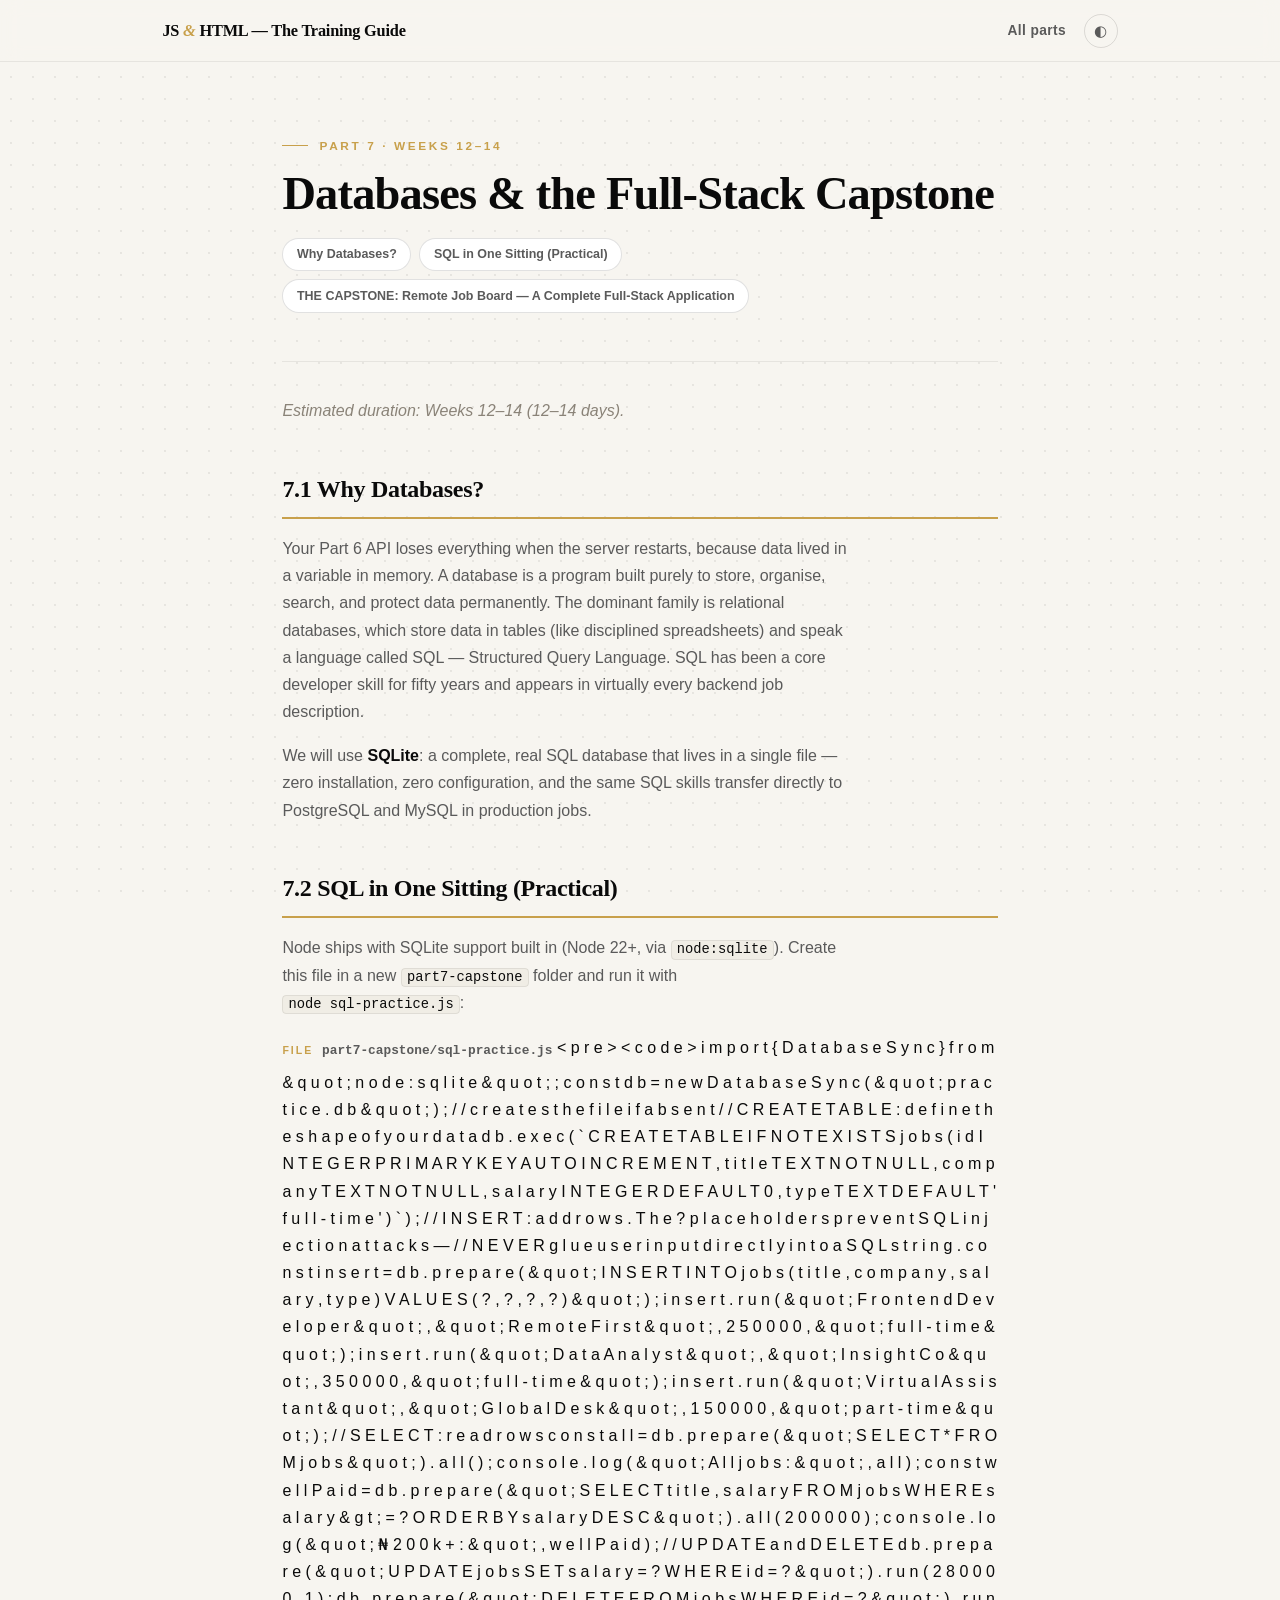
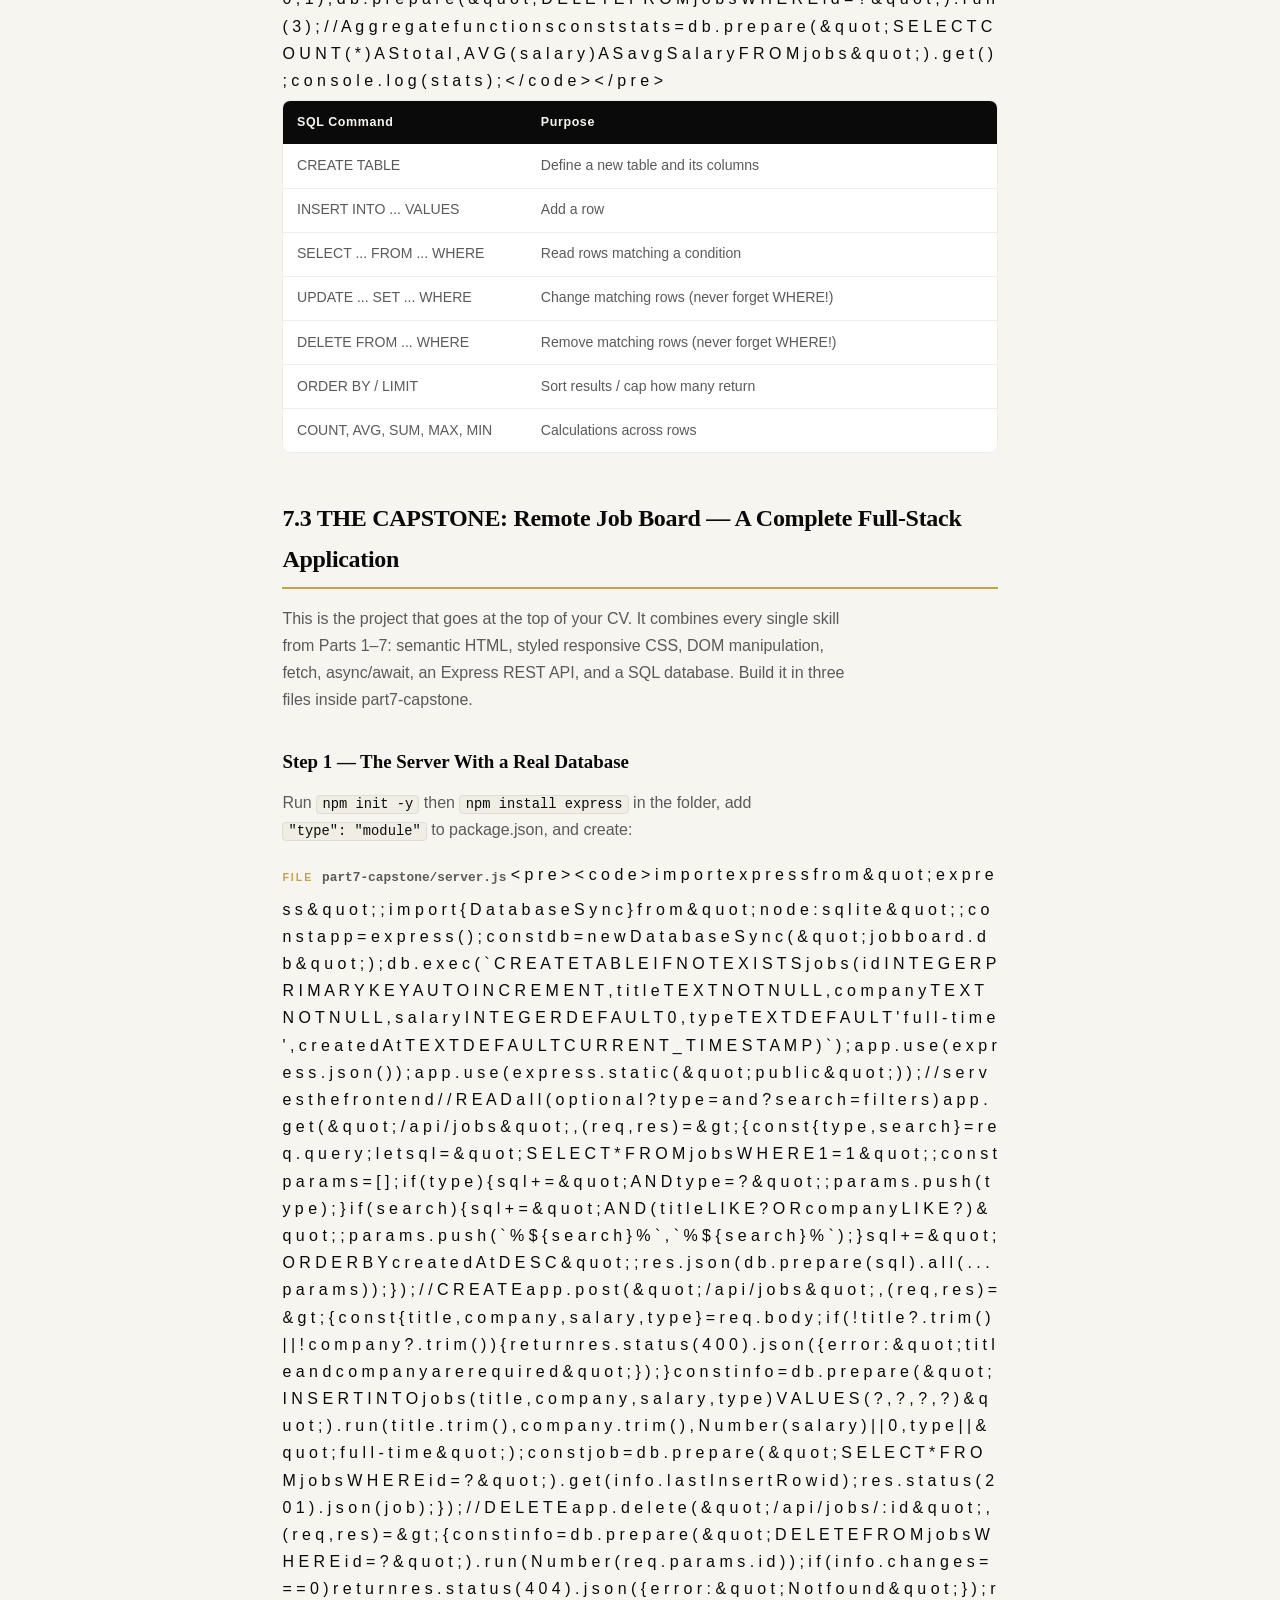
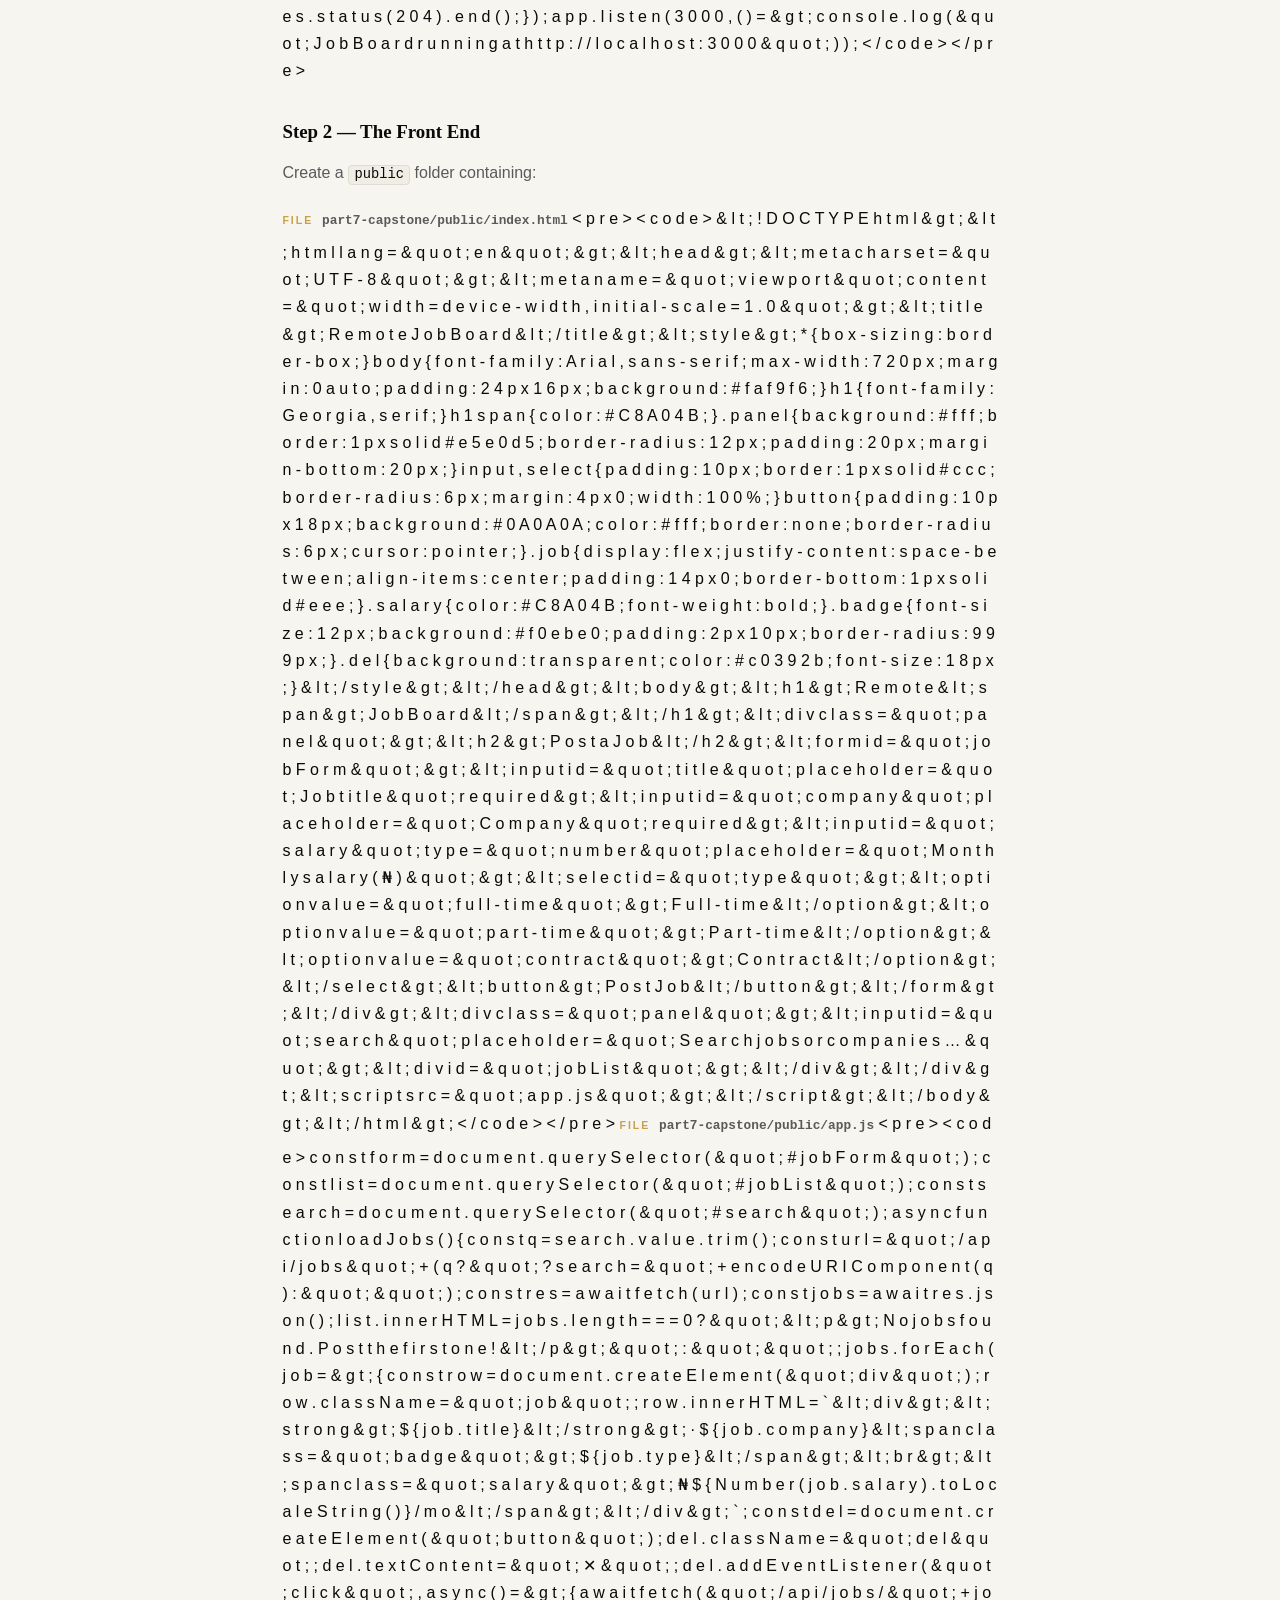
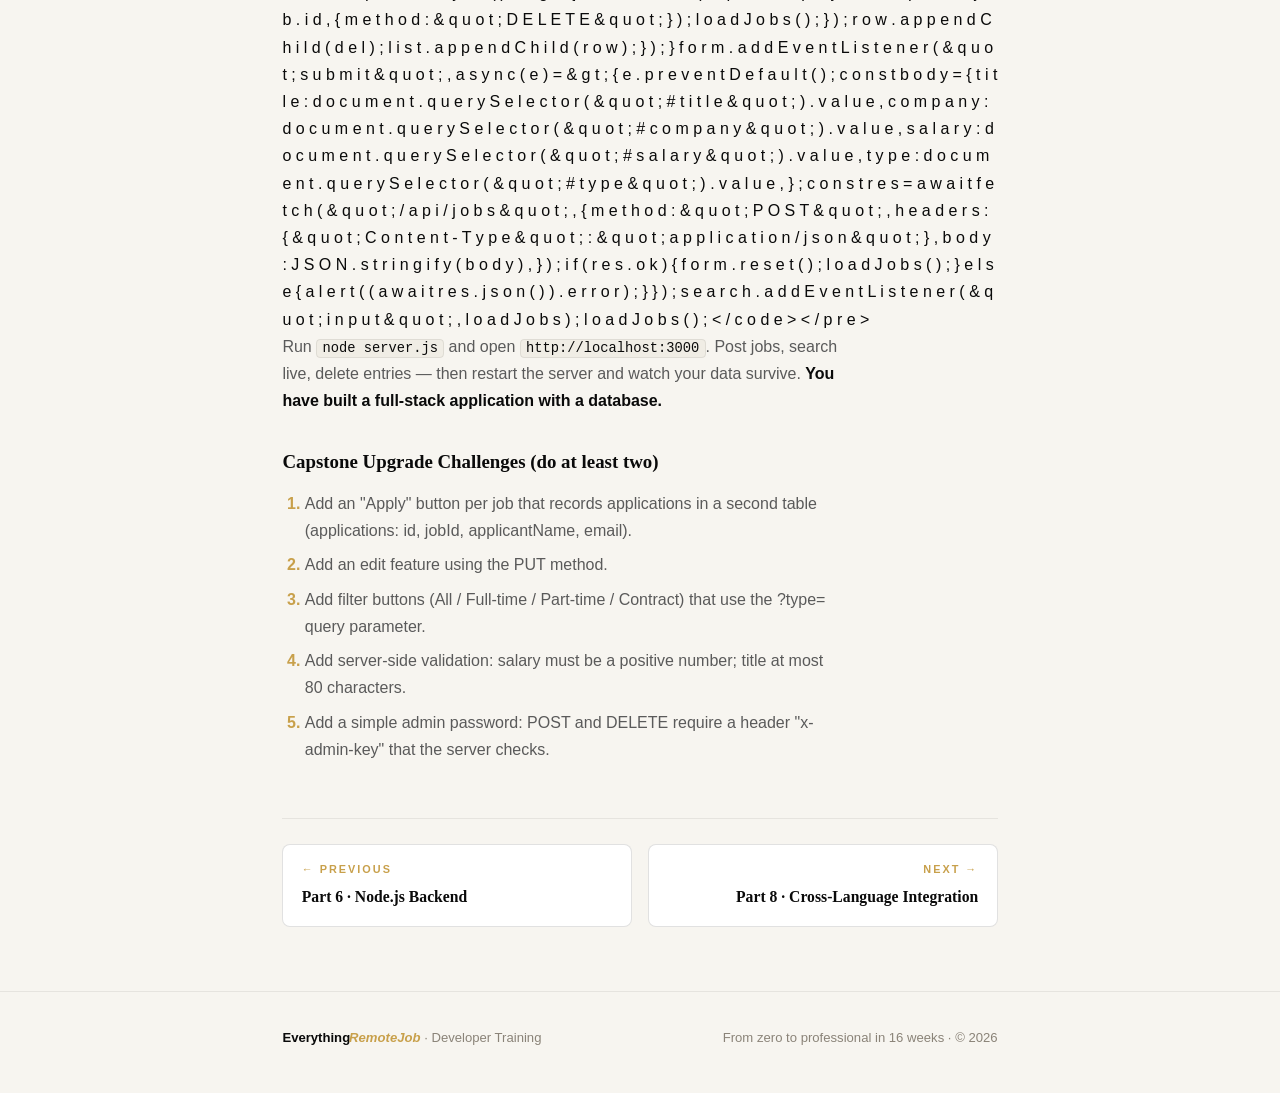
<file: part7.html>
<!DOCTYPE html>
<html lang="en">
<head>
<meta charset="UTF-8">
<meta name="viewport" content="width=device-width, initial-scale=1.0">
<title>Part 7 — Databases + Capstone · JS & HTML Training Guide</title>
<meta name="description" content="The Complete JavaScript &amp; HTML Software Developer Training Guide — a step-by-step, hands-on 16-week curriculum from zero to professional.">
<meta property="og:type" content="website">
<meta property="og:title" content="Part 7 — Databases + Capstone · JS &amp; HTML Training Guide">
<meta property="og:description" content="From zero to professional in 16 weeks — 9 parts, 12 real projects, 100+ copy-and-paste practicals.">
<meta property="og:url" content="https://seyidev-ops.github.io/softwaredeveloper/">
<meta property="og:image" content="https://seyidev-ops.github.io/softwaredeveloper/assets/og-thumbnail.png">
<meta property="og:image:width" content="1280">
<meta property="og:image:height" content="640">
<meta name="twitter:card" content="summary_large_image">
<meta name="twitter:image" content="https://seyidev-ops.github.io/softwaredeveloper/assets/og-thumbnail.png"><style>
/* ============================================================
   The Complete JavaScript & HTML Developer Training Guide
   Warm editorial minimalist — gold house style (#C8A04B)
   ============================================================ */
:root{
  --paper:#F7F5F0; --paper-2:#F0EDE5; --card:#FFFFFF;
  --ink:#0A0A0A; --ink-soft:#5A5A5A; --ink-faint:#8A8378;
  --accent:#C8A04B; --accent-h:#A88334;
  --line:rgba(10,10,10,.12); --line-soft:rgba(10,10,10,.07);
  --code-bg:#1B1814; --code-ink:#F2EEE6; --code-soft:#ADA79B;
  --serif:Georgia,'Times New Roman',serif;
  --sans:'Segoe UI',Calibri,'Helvetica Neue',Arial,sans-serif;
  --mono:Consolas,'SF Mono',Menlo,monospace;
}
html[data-theme="night"]{
  --paper:#14120F; --paper-2:#1B1814; --card:#1B1814;
  --ink:#F2EEE6; --ink-soft:#ADA79B; --ink-faint:#6E685D;
  --accent:#D9B25F; --accent-h:#E6C77E;
  --line:rgba(242,238,230,.14); --line-soft:rgba(242,238,230,.07);
}
*{box-sizing:border-box;margin:0;padding:0}
html{scroll-behavior:smooth}
body{
  background:var(--paper);color:var(--ink);
  font-family:var(--sans);font-weight:400;font-size:1.0rem;line-height:1.7;
  background-image:radial-gradient(var(--line-soft) 1px,transparent 1px);
  background-size:22px 22px;background-attachment:fixed;
}
a{color:inherit}
::selection{background:var(--accent);color:#fff}

/* ---------- Header ---------- */
header.site{
  position:sticky;top:0;z-index:50;
  background:color-mix(in srgb,var(--paper) 88%,transparent);
  backdrop-filter:blur(10px);-webkit-backdrop-filter:blur(10px);
  border-bottom:1px solid var(--line-soft);
}
.nav{max-width:1000px;margin:0 auto;padding:.85rem 1.4rem;
  display:flex;align-items:center;justify-content:space-between;gap:1rem}
.brand{font-family:var(--serif);font-weight:700;font-size:1.02rem;
  text-decoration:none;letter-spacing:-.2px;white-space:nowrap}
.brand .amp{color:var(--accent);font-style:italic}
.nav-right{display:flex;align-items:center;gap:1.1rem}
.nav-link{font-size:.86rem;font-weight:600;letter-spacing:.4px;
  text-decoration:none;color:var(--ink-soft)}
.nav-link:hover{color:var(--accent-h)}
.theme-btn{border:1px solid var(--line);background:transparent;color:var(--ink-soft);
  border-radius:100px;width:34px;height:34px;cursor:pointer;font-size:.95rem;line-height:1}
.theme-btn:hover{color:var(--accent-h);border-color:var(--accent)}

/* ---------- Shared column ---------- */
.col{max-width:760px;margin:0 auto;padding:0 1.4rem}
.wide{max-width:1000px;margin:0 auto;padding:0 1.4rem}

/* ---------- Kicker ---------- */
.kicker{font-family:var(--sans);font-weight:600;font-size:.74rem;
  letter-spacing:2.6px;text-transform:uppercase;color:var(--accent);
  display:flex;align-items:center;gap:.7rem;margin:2.4rem 0 .8rem}
.kicker::before{content:"";display:inline-block;width:26px;height:1px;background:var(--accent)}

/* ---------- Part hero ---------- */
.part-hero{padding:clamp(2.6rem,7vw,4.6rem) 0 1.4rem;border-bottom:1px solid var(--line-soft);margin-bottom:2.2rem}
.part-hero .kicker{margin-top:0}
.part-hero h1{font-family:var(--serif);font-weight:700;
  font-size:clamp(1.9rem,5vw,2.9rem);line-height:1.08;letter-spacing:-.8px;margin:0 0 1rem}
.anchor-row{display:flex;flex-wrap:wrap;gap:.5rem;margin:1.2rem 0 1.6rem}
.anchor-row a{font-size:.78rem;font-weight:600;text-decoration:none;color:var(--ink-soft);
  border:1px solid var(--line);border-radius:100px;padding:.32rem .85rem;background:var(--card);
  transition:border-color .25s,color .25s}
.anchor-row a:hover{border-color:var(--accent);color:var(--accent-h)}

/* ---------- Article content ---------- */
article p{margin:0 0 1.05rem;color:var(--ink-soft);max-width:64ch}
article p strong{color:var(--ink)}
article h2{font-family:var(--serif);font-weight:700;font-size:1.5rem;letter-spacing:-.3px;
  color:var(--ink);margin:2.8rem 0 1rem;padding-bottom:.45rem;
  border-bottom:2px solid var(--accent);scroll-margin-top:84px;max-width:64ch}
article h3{font-family:var(--serif);font-weight:700;font-size:1.18rem;
  color:var(--ink);margin:2rem 0 .7rem}
article h4{font-weight:700;font-size:1rem;color:var(--ink);margin:1.5rem 0 .5rem}
article ul,article ol{margin:0 0 1.2rem;padding-left:1.4rem;color:var(--ink-soft);max-width:62ch}
article li{margin-bottom:.45rem}
article li::marker{color:var(--accent);font-weight:600}
article em{color:var(--ink-faint)}
.soft{color:var(--ink-faint)}
.accent{color:var(--accent)}

/* Inline code */
article p code,article li code,td code{
  font-family:var(--mono);font-size:.86em;color:var(--ink);
  background:var(--paper-2);border:1px solid var(--line-soft);
  border-radius:4px;padding:.08em .38em;white-space:nowrap}
html[data-theme="night"] article p code,
html[data-theme="night"] article li code{color:var(--ink)}

/* Code blocks — dark surface, the standing exception */
article pre{
  background:var(--code-bg);color:var(--code-ink);
  border-left:3px solid var(--accent);border-radius:0 8px 8px 0;
  padding:1.05rem 1.2rem;margin:0 0 1.4rem;overflow-x:auto;
  font-family:var(--mono);font-size:.83rem;line-height:1.55}
article pre code{background:none;border:none;padding:0;color:inherit;white-space:pre}
.file-label{display:inline-flex;align-items:center;gap:.55rem;margin:.4rem 0 .45rem}
.file-label .fl-tag{font-size:.66rem;font-weight:700;letter-spacing:2px;color:var(--accent)}
.file-label code{font-family:var(--mono);font-size:.8rem;font-weight:600;color:var(--ink-soft);
  background:none;border:none;padding:0}
.file-label + pre{margin-top:0}

/* Callout */
.callout{background:var(--card);border:1px solid var(--line-soft);
  border-left:3px solid var(--accent);border-radius:0 8px 8px 0;
  padding:1rem 1.2rem;margin:1.4rem 0 1.6rem}
.callout .co-label{font-size:.7rem;font-weight:700;letter-spacing:2.2px;color:var(--accent);margin-bottom:.35rem}
.callout p{margin:0;font-size:.95rem}

/* Tables */
.tbl-wrap{overflow-x:auto;margin:.4rem 0 1.6rem;border:1px solid var(--line-soft);
  border-radius:8px;background:var(--card)}
table{width:100%;border-collapse:collapse;font-size:.88rem;min-width:560px}
th{background:var(--ink);color:var(--paper);text-align:left;font-weight:600;
  font-size:.78rem;letter-spacing:.6px;padding:.65rem .85rem}
html[data-theme="night"] th{background:var(--paper-2);color:var(--ink)}
td{padding:.6rem .85rem;border-top:1px solid var(--line-soft);color:var(--ink-soft);vertical-align:top}

/* ---------- Pagination ---------- */
.pager{display:flex;justify-content:space-between;gap:1rem;
  border-top:1px solid var(--line-soft);margin-top:3.4rem;padding:1.6rem 0 0}
.pager a{flex:1;text-decoration:none;border:1px solid var(--line);border-radius:8px;
  background:var(--card);padding:.95rem 1.15rem;transition:border-color .25s}
.pager a:hover{border-color:var(--accent)}
.pager .dir{font-size:.68rem;font-weight:700;letter-spacing:2px;color:var(--accent);display:block;margin-bottom:.25rem}
.pager .pt{font-family:var(--serif);font-weight:700;font-size:.98rem;color:var(--ink)}
.pager a.next{text-align:right}
.pager .ghost{visibility:hidden}

/* ---------- Landing ---------- */
.hero{padding:clamp(4rem,11vw,7.5rem) 0 clamp(2.5rem,6vw,4rem);text-align:left}
.hero .kicker{margin-top:0}
.hero h1{font-family:var(--serif);font-weight:700;
  font-size:clamp(2.5rem,7vw,4.4rem);line-height:1.04;letter-spacing:-1.5px;margin:0 0 1.3rem;max-width:16ch}
.hero h1 .em{font-style:italic;color:var(--accent)}
.hero .sub{font-size:1.07rem;color:var(--ink-soft);max-width:54ch;margin-bottom:2.2rem}
.cta-row{display:flex;align-items:center;gap:1.6rem;flex-wrap:wrap}
.btn-primary{display:inline-flex;align-items:center;gap:.6rem;text-decoration:none;
  background:var(--ink);color:var(--paper);font-weight:600;font-size:.95rem;
  padding:1rem 2.2rem;border-radius:2px;transition:background .25s}
.btn-primary .arr{transition:transform .25s}
.btn-primary:hover{background:var(--accent-h)}
.btn-primary:hover .arr{transform:translateX(4px)}
html[data-theme="night"] .btn-primary{background:var(--ink);color:var(--paper)}
.link-quiet{font-size:.92rem;color:var(--ink-faint);text-decoration:underline;text-underline-offset:4px}
.link-quiet:hover{color:var(--accent-h)}

.stat-strip{border-top:1px solid var(--line);border-bottom:1px solid var(--line);
  display:grid;grid-template-columns:repeat(4,1fr);margin:1.6rem 0 0}
.stat{padding:1.4rem 1rem;text-align:center;border-left:1px solid var(--line-soft)}
.stat:first-child{border-left:none}
.stat .n{font-family:var(--serif);font-weight:700;font-size:clamp(1.5rem,3.5vw,2.2rem);
  font-variant-numeric:tabular-nums;color:var(--ink);line-height:1.1}
.stat .l{font-size:.7rem;font-weight:600;letter-spacing:1.8px;text-transform:uppercase;color:var(--ink-faint);margin-top:.3rem}

.section{padding:clamp(3rem,8vw,5.5rem) 0 0}
.section-head{font-family:var(--serif);font-weight:700;font-size:clamp(1.6rem,4vw,2.2rem);
  letter-spacing:-.6px;margin:0 0 .7rem}
.section-sub{color:var(--ink-soft);max-width:58ch;margin-bottom:2.2rem}

.parts-grid{display:grid;grid-template-columns:repeat(auto-fill,minmax(290px,1fr));gap:1rem}
.part-card{display:block;text-decoration:none;background:var(--card);
  border:1px solid var(--line-soft);border-radius:8px;padding:1.5rem 1.5rem 1.3rem;
  transition:border-color .25s}
.part-card:hover{border-color:var(--accent)}
.part-card .pc-kicker{font-size:.68rem;font-weight:700;letter-spacing:2px;color:var(--accent);margin-bottom:.55rem}
.part-card h3{font-family:var(--serif);font-weight:700;font-size:1.16rem;letter-spacing:-.2px;color:var(--ink);margin:0 0 .5rem}
.part-card p{font-size:.88rem;color:var(--ink-soft);margin:0 0 .9rem;line-height:1.55}
.part-card .pc-mile{font-size:.78rem;color:var(--ink-faint);border-top:1px solid var(--line-soft);padding-top:.7rem}
.part-card .pc-mile strong{color:var(--ink-soft);font-weight:600}

.proj-strip{display:grid;grid-template-columns:repeat(auto-fill,minmax(220px,1fr));gap:.7rem}
.proj{background:var(--card);border:1px solid var(--line-soft);border-radius:8px;
  padding:.85rem 1.05rem;font-size:.86rem;color:var(--ink-soft);display:flex;gap:.6rem;align-items:baseline}
.proj .dot{color:var(--accent);font-weight:700}

.cta-band{margin:clamp(3.5rem,9vw,6rem) 0 0;border-top:1px solid var(--line);
  padding:clamp(2.6rem,7vw,4.5rem) 0}
.cta-band h2{font-family:var(--serif);font-weight:700;font-size:clamp(1.7rem,4.5vw,2.5rem);
  letter-spacing:-.6px;margin:0 0 .8rem;max-width:22ch}
.cta-band p{color:var(--ink-soft);max-width:52ch;margin-bottom:2rem}

/* ---------- Footer ---------- */
footer.site{border-top:1px solid var(--line-soft);margin-top:4rem;padding:2.2rem 0 2.8rem}
footer.site .col{display:flex;justify-content:space-between;gap:1rem;flex-wrap:wrap;
  font-size:.82rem;color:var(--ink-faint)}
.bm{font-weight:700;color:var(--ink)}
.bm .bm-i{font-style:italic;color:var(--accent);margin-left:-0.08em}

@media (max-width:640px){
  .stat-strip{grid-template-columns:repeat(2,1fr)}
  .stat:nth-child(3){border-left:none}
  .pager{flex-direction:column}
  .pager a.next{text-align:left}
  .pager .ghost{display:none}
}

</style>
<script>(function(){try{var t=localStorage.getItem('jsguide-theme');if(t)document.documentElement.setAttribute('data-theme',t);}catch(e){}})();</script>
</head>
<body>

<header class="site" data-live="off">
  <nav class="nav">
    <a class="brand" href="index.html">JS <span class="amp">&amp;</span> HTML — The Training Guide</a>
    <div class="nav-right">
      <a class="nav-link" href="index.html">All parts</a>
      <button class="theme-btn" id="themeBtn" aria-label="Toggle dark mode" title="Toggle dark mode">◐</button>
    </div>
  </nav>
</header>

<main class="col">
  <div class="part-hero">
    <div class="kicker">Part 7 · Weeks 12–14</div>
    <h1>Databases &amp; the Full-Stack Capstone</h1>
    <div class="anchor-row" data-live="stagger"><a href="#7-1-why-databases">Why Databases?</a><a href="#7-2-sql-in-one-sitting-practical">SQL in One Sitting (Practical)</a><a href="#7-3-the-capstone-remote-job-board-a-complete-full-stack-appl">THE CAPSTONE: Remote Job Board — A Complete Full-Stack Application</a></div>
  </div>
  <article>

<p><span class="soft"><em>Estimated duration: Weeks 12–14 (12–14 days).</em></span></p>
<h2 id="7-1-why-databases">7.1  Why Databases?</h2>
<p>Your Part 6 API loses everything when the server restarts, because data lived in a variable in memory. A database is a program built purely to store, organise, search, and protect data permanently. The dominant family is relational databases, which store data in tables (like disciplined spreadsheets) and speak a language called SQL — Structured Query Language. SQL has been a core developer skill for fifty years and appears in virtually every backend job description.</p>
<p>We will use <strong>SQLite</strong>: a complete, real SQL database that lives in a single file — zero installation, zero configuration, and the same SQL skills transfer directly to PostgreSQL and MySQL in production jobs.</p>
<h2 id="7-2-sql-in-one-sitting-practical">7.2  SQL in One Sitting (Practical)</h2>
<p>Node ships with SQLite support built in (Node 22+, via <code>node:sqlite</code>). Create this file in a new <code>part7-capstone</code> folder and run it with <code>node sql-practice.js</code>:</p>
<div class="file-label"><span class="fl-tag">FILE</span><code>part7-capstone/sql-practice.js</code></div>
<
p
r
e
>
<
c
o
d
e
>
i
m
p
o
r
t
 
{
 
D
a
t
a
b
a
s
e
S
y
n
c
 
}
 
f
r
o
m
 
&
q
u
o
t
;
n
o
d
e
:
s
q
l
i
t
e
&
q
u
o
t
;
;




c
o
n
s
t
 
d
b
 
=
 
n
e
w
 
D
a
t
a
b
a
s
e
S
y
n
c
(
&
q
u
o
t
;
p
r
a
c
t
i
c
e
.
d
b
&
q
u
o
t
;
)
;
 
 
 
/
/
 
c
r
e
a
t
e
s
 
t
h
e
 
f
i
l
e
 
i
f
 
a
b
s
e
n
t




/
/
 
C
R
E
A
T
E
 
T
A
B
L
E
:
 
d
e
f
i
n
e
 
t
h
e
 
s
h
a
p
e
 
o
f
 
y
o
u
r
 
d
a
t
a


d
b
.
e
x
e
c
(
`


 
 
C
R
E
A
T
E
 
T
A
B
L
E
 
I
F
 
N
O
T
 
E
X
I
S
T
S
 
j
o
b
s
 
(


 
 
 
 
i
d
 
 
 
 
 
 
I
N
T
E
G
E
R
 
P
R
I
M
A
R
Y
 
K
E
Y
 
A
U
T
O
I
N
C
R
E
M
E
N
T
,


 
 
 
 
t
i
t
l
e
 
 
 
T
E
X
T
 
N
O
T
 
N
U
L
L
,


 
 
 
 
c
o
m
p
a
n
y
 
T
E
X
T
 
N
O
T
 
N
U
L
L
,


 
 
 
 
s
a
l
a
r
y
 
 
I
N
T
E
G
E
R
 
D
E
F
A
U
L
T
 
0
,


 
 
 
 
t
y
p
e
 
 
 
 
T
E
X
T
 
D
E
F
A
U
L
T
 
'
f
u
l
l
-
t
i
m
e
'


 
 
)


`
)
;




/
/
 
I
N
S
E
R
T
:
 
a
d
d
 
r
o
w
s
.
 
T
h
e
 
?
 
p
l
a
c
e
h
o
l
d
e
r
s
 
p
r
e
v
e
n
t
 
S
Q
L
 
i
n
j
e
c
t
i
o
n
 
a
t
t
a
c
k
s
 
—


/
/
 
N
E
V
E
R
 
g
l
u
e
 
u
s
e
r
 
i
n
p
u
t
 
d
i
r
e
c
t
l
y
 
i
n
t
o
 
a
 
S
Q
L
 
s
t
r
i
n
g
.


c
o
n
s
t
 
i
n
s
e
r
t
 
=
 
d
b
.
p
r
e
p
a
r
e
(


 
 
&
q
u
o
t
;
I
N
S
E
R
T
 
I
N
T
O
 
j
o
b
s
 
(
t
i
t
l
e
,
 
c
o
m
p
a
n
y
,
 
s
a
l
a
r
y
,
 
t
y
p
e
)
 
V
A
L
U
E
S
 
(
?
,
 
?
,
 
?
,
 
?
)
&
q
u
o
t
;


)
;


i
n
s
e
r
t
.
r
u
n
(
&
q
u
o
t
;
F
r
o
n
t
e
n
d
 
D
e
v
e
l
o
p
e
r
&
q
u
o
t
;
,
 
&
q
u
o
t
;
R
e
m
o
t
e
F
i
r
s
t
&
q
u
o
t
;
,
 
2
5
0
0
0
0
,
 
&
q
u
o
t
;
f
u
l
l
-
t
i
m
e
&
q
u
o
t
;
)
;


i
n
s
e
r
t
.
r
u
n
(
&
q
u
o
t
;
D
a
t
a
 
A
n
a
l
y
s
t
&
q
u
o
t
;
,
 
&
q
u
o
t
;
I
n
s
i
g
h
t
C
o
&
q
u
o
t
;
,
 
3
5
0
0
0
0
,
 
&
q
u
o
t
;
f
u
l
l
-
t
i
m
e
&
q
u
o
t
;
)
;


i
n
s
e
r
t
.
r
u
n
(
&
q
u
o
t
;
V
i
r
t
u
a
l
 
A
s
s
i
s
t
a
n
t
&
q
u
o
t
;
,
 
&
q
u
o
t
;
G
l
o
b
a
l
D
e
s
k
&
q
u
o
t
;
,
 
1
5
0
0
0
0
,
 
&
q
u
o
t
;
p
a
r
t
-
t
i
m
e
&
q
u
o
t
;
)
;




/
/
 
S
E
L
E
C
T
:
 
r
e
a
d
 
r
o
w
s


c
o
n
s
t
 
a
l
l
 
=
 
d
b
.
p
r
e
p
a
r
e
(
&
q
u
o
t
;
S
E
L
E
C
T
 
*
 
F
R
O
M
 
j
o
b
s
&
q
u
o
t
;
)
.
a
l
l
(
)
;


c
o
n
s
o
l
e
.
l
o
g
(
&
q
u
o
t
;
A
l
l
 
j
o
b
s
:
&
q
u
o
t
;
,
 
a
l
l
)
;




c
o
n
s
t
 
w
e
l
l
P
a
i
d
 
=
 
d
b
.
p
r
e
p
a
r
e
(


 
 
&
q
u
o
t
;
S
E
L
E
C
T
 
t
i
t
l
e
,
 
s
a
l
a
r
y
 
F
R
O
M
 
j
o
b
s
 
W
H
E
R
E
 
s
a
l
a
r
y
 
&
g
t
;
=
 
?
 
O
R
D
E
R
 
B
Y
 
s
a
l
a
r
y
 
D
E
S
C
&
q
u
o
t
;


)
.
a
l
l
(
2
0
0
0
0
0
)
;


c
o
n
s
o
l
e
.
l
o
g
(
&
q
u
o
t
;
₦
2
0
0
k
+
:
&
q
u
o
t
;
,
 
w
e
l
l
P
a
i
d
)
;




/
/
 
U
P
D
A
T
E
 
a
n
d
 
D
E
L
E
T
E


d
b
.
p
r
e
p
a
r
e
(
&
q
u
o
t
;
U
P
D
A
T
E
 
j
o
b
s
 
S
E
T
 
s
a
l
a
r
y
 
=
 
?
 
W
H
E
R
E
 
i
d
 
=
 
?
&
q
u
o
t
;
)
.
r
u
n
(
2
8
0
0
0
0
,
 
1
)
;


d
b
.
p
r
e
p
a
r
e
(
&
q
u
o
t
;
D
E
L
E
T
E
 
F
R
O
M
 
j
o
b
s
 
W
H
E
R
E
 
i
d
 
=
 
?
&
q
u
o
t
;
)
.
r
u
n
(
3
)
;




/
/
 
A
g
g
r
e
g
a
t
e
 
f
u
n
c
t
i
o
n
s


c
o
n
s
t
 
s
t
a
t
s
 
=
 
d
b
.
p
r
e
p
a
r
e
(


 
 
&
q
u
o
t
;
S
E
L
E
C
T
 
C
O
U
N
T
(
*
)
 
A
S
 
t
o
t
a
l
,
 
A
V
G
(
s
a
l
a
r
y
)
 
A
S
 
a
v
g
S
a
l
a
r
y
 
F
R
O
M
 
j
o
b
s
&
q
u
o
t
;


)
.
g
e
t
(
)
;


c
o
n
s
o
l
e
.
l
o
g
(
s
t
a
t
s
)
;
<
/
c
o
d
e
>
<
/
p
r
e
>
<div class="tbl-wrap"><table><colgroup><col style="width:34.19%"><col style="width:65.81%"></colgroup><thead><tr><th>SQL Command</th><th>Purpose</th></tr></thead><tbody><tr><td>CREATE TABLE</td><td>Define a new table and its columns</td></tr><tr><td>INSERT INTO ... VALUES</td><td>Add a row</td></tr><tr><td>SELECT ... FROM ... WHERE</td><td>Read rows matching a condition</td></tr><tr><td>UPDATE ... SET ... WHERE</td><td>Change matching rows (never forget WHERE!)</td></tr><tr><td>DELETE FROM ... WHERE</td><td>Remove matching rows (never forget WHERE!)</td></tr><tr><td>ORDER BY / LIMIT</td><td>Sort results / cap how many return</td></tr><tr><td>COUNT, AVG, SUM, MAX, MIN</td><td>Calculations across rows</td></tr></tbody></table></div>
<h2 id="7-3-the-capstone-remote-job-board-a-complete-full-stack-appl">7.3  THE CAPSTONE: Remote Job Board — A Complete Full-Stack Application</h2>
<p>This is the project that goes at the top of your CV. It combines every single skill from Parts 1–7: semantic HTML, styled responsive CSS, DOM manipulation, fetch, async/await, an Express REST API, and a SQL database. Build it in three files inside part7-capstone.</p>
<h3>Step 1 — The Server With a Real Database</h3>
<p>Run <code>npm init -y</code> then <code>npm install express</code> in the folder, add <code>&quot;type&quot;: &quot;module&quot;</code> to package.json, and create:</p>
<div class="file-label"><span class="fl-tag">FILE</span><code>part7-capstone/server.js</code></div>
<
p
r
e
>
<
c
o
d
e
>
i
m
p
o
r
t
 
e
x
p
r
e
s
s
 
f
r
o
m
 
&
q
u
o
t
;
e
x
p
r
e
s
s
&
q
u
o
t
;
;


i
m
p
o
r
t
 
{
 
D
a
t
a
b
a
s
e
S
y
n
c
 
}
 
f
r
o
m
 
&
q
u
o
t
;
n
o
d
e
:
s
q
l
i
t
e
&
q
u
o
t
;
;




c
o
n
s
t
 
a
p
p
 
=
 
e
x
p
r
e
s
s
(
)
;


c
o
n
s
t
 
d
b
 
=
 
n
e
w
 
D
a
t
a
b
a
s
e
S
y
n
c
(
&
q
u
o
t
;
j
o
b
b
o
a
r
d
.
d
b
&
q
u
o
t
;
)
;




d
b
.
e
x
e
c
(
`


 
 
C
R
E
A
T
E
 
T
A
B
L
E
 
I
F
 
N
O
T
 
E
X
I
S
T
S
 
j
o
b
s
 
(


 
 
 
 
i
d
 
 
 
 
 
 
 
 
I
N
T
E
G
E
R
 
P
R
I
M
A
R
Y
 
K
E
Y
 
A
U
T
O
I
N
C
R
E
M
E
N
T
,


 
 
 
 
t
i
t
l
e
 
 
 
 
 
T
E
X
T
 
N
O
T
 
N
U
L
L
,


 
 
 
 
c
o
m
p
a
n
y
 
 
 
T
E
X
T
 
N
O
T
 
N
U
L
L
,


 
 
 
 
s
a
l
a
r
y
 
 
 
 
I
N
T
E
G
E
R
 
D
E
F
A
U
L
T
 
0
,


 
 
 
 
t
y
p
e
 
 
 
 
 
 
T
E
X
T
 
D
E
F
A
U
L
T
 
'
f
u
l
l
-
t
i
m
e
'
,


 
 
 
 
c
r
e
a
t
e
d
A
t
 
T
E
X
T
 
D
E
F
A
U
L
T
 
C
U
R
R
E
N
T
_
T
I
M
E
S
T
A
M
P


 
 
)


`
)
;




a
p
p
.
u
s
e
(
e
x
p
r
e
s
s
.
j
s
o
n
(
)
)
;


a
p
p
.
u
s
e
(
e
x
p
r
e
s
s
.
s
t
a
t
i
c
(
&
q
u
o
t
;
p
u
b
l
i
c
&
q
u
o
t
;
)
)
;
 
 
 
/
/
 
s
e
r
v
e
s
 
t
h
e
 
f
r
o
n
t
 
e
n
d




/
/
 
R
E
A
D
 
a
l
l
 
(
o
p
t
i
o
n
a
l
 
?
t
y
p
e
=
 
a
n
d
 
?
s
e
a
r
c
h
=
 
f
i
l
t
e
r
s
)


a
p
p
.
g
e
t
(
&
q
u
o
t
;
/
a
p
i
/
j
o
b
s
&
q
u
o
t
;
,
 
(
r
e
q
,
 
r
e
s
)
 
=
&
g
t
;
 
{


 
 
c
o
n
s
t
 
{
 
t
y
p
e
,
 
s
e
a
r
c
h
 
}
 
=
 
r
e
q
.
q
u
e
r
y
;


 
 
l
e
t
 
s
q
l
 
=
 
&
q
u
o
t
;
S
E
L
E
C
T
 
*
 
F
R
O
M
 
j
o
b
s
 
W
H
E
R
E
 
1
=
1
&
q
u
o
t
;
;


 
 
c
o
n
s
t
 
p
a
r
a
m
s
 
=
 
[
]
;


 
 
i
f
 
(
t
y
p
e
)
 
 
 
{
 
s
q
l
 
+
=
 
&
q
u
o
t
;
 
A
N
D
 
t
y
p
e
 
=
 
?
&
q
u
o
t
;
;
 
 
 
 
 
 
 
 
 
 
 
 
 
 
 
 
 
p
a
r
a
m
s
.
p
u
s
h
(
t
y
p
e
)
;
 
}


 
 
i
f
 
(
s
e
a
r
c
h
)
 
{
 
s
q
l
 
+
=
 
&
q
u
o
t
;
 
A
N
D
 
(
t
i
t
l
e
 
L
I
K
E
 
?
 
O
R
 
c
o
m
p
a
n
y
 
L
I
K
E
 
?
)
&
q
u
o
t
;
;


 
 
 
 
 
 
 
 
 
 
 
 
 
 
 
 
p
a
r
a
m
s
.
p
u
s
h
(
`
%
$
{
s
e
a
r
c
h
}
%
`
,
 
`
%
$
{
s
e
a
r
c
h
}
%
`
)
;
 
}


 
 
s
q
l
 
+
=
 
&
q
u
o
t
;
 
O
R
D
E
R
 
B
Y
 
c
r
e
a
t
e
d
A
t
 
D
E
S
C
&
q
u
o
t
;
;


 
 
r
e
s
.
j
s
o
n
(
d
b
.
p
r
e
p
a
r
e
(
s
q
l
)
.
a
l
l
(
.
.
.
p
a
r
a
m
s
)
)
;


}
)
;




/
/
 
C
R
E
A
T
E


a
p
p
.
p
o
s
t
(
&
q
u
o
t
;
/
a
p
i
/
j
o
b
s
&
q
u
o
t
;
,
 
(
r
e
q
,
 
r
e
s
)
 
=
&
g
t
;
 
{


 
 
c
o
n
s
t
 
{
 
t
i
t
l
e
,
 
c
o
m
p
a
n
y
,
 
s
a
l
a
r
y
,
 
t
y
p
e
 
}
 
=
 
r
e
q
.
b
o
d
y
;


 
 
i
f
 
(
!
t
i
t
l
e
?
.
t
r
i
m
(
)
 
|
|
 
!
c
o
m
p
a
n
y
?
.
t
r
i
m
(
)
)
 
{


 
 
 
 
r
e
t
u
r
n
 
r
e
s
.
s
t
a
t
u
s
(
4
0
0
)
.
j
s
o
n
(
{
 
e
r
r
o
r
:
 
&
q
u
o
t
;
t
i
t
l
e
 
a
n
d
 
c
o
m
p
a
n
y
 
a
r
e
 
r
e
q
u
i
r
e
d
&
q
u
o
t
;
 
}
)
;


 
 
}


 
 
c
o
n
s
t
 
i
n
f
o
 
=
 
d
b
.
p
r
e
p
a
r
e
(


 
 
 
 
&
q
u
o
t
;
I
N
S
E
R
T
 
I
N
T
O
 
j
o
b
s
 
(
t
i
t
l
e
,
 
c
o
m
p
a
n
y
,
 
s
a
l
a
r
y
,
 
t
y
p
e
)
 
V
A
L
U
E
S
 
(
?
,
 
?
,
 
?
,
 
?
)
&
q
u
o
t
;


 
 
)
.
r
u
n
(
t
i
t
l
e
.
t
r
i
m
(
)
,
 
c
o
m
p
a
n
y
.
t
r
i
m
(
)
,
 
N
u
m
b
e
r
(
s
a
l
a
r
y
)
 
|
|
 
0
,
 
t
y
p
e
 
|
|
 
&
q
u
o
t
;
f
u
l
l
-
t
i
m
e
&
q
u
o
t
;
)
;


 
 
c
o
n
s
t
 
j
o
b
 
=
 
d
b
.
p
r
e
p
a
r
e
(
&
q
u
o
t
;
S
E
L
E
C
T
 
*
 
F
R
O
M
 
j
o
b
s
 
W
H
E
R
E
 
i
d
 
=
 
?
&
q
u
o
t
;
)


 
 
 
 
 
 
 
 
 
 
 
 
 
 
 
.
g
e
t
(
i
n
f
o
.
l
a
s
t
I
n
s
e
r
t
R
o
w
i
d
)
;


 
 
r
e
s
.
s
t
a
t
u
s
(
2
0
1
)
.
j
s
o
n
(
j
o
b
)
;


}
)
;




/
/
 
D
E
L
E
T
E


a
p
p
.
d
e
l
e
t
e
(
&
q
u
o
t
;
/
a
p
i
/
j
o
b
s
/
:
i
d
&
q
u
o
t
;
,
 
(
r
e
q
,
 
r
e
s
)
 
=
&
g
t
;
 
{


 
 
c
o
n
s
t
 
i
n
f
o
 
=
 
d
b
.
p
r
e
p
a
r
e
(
&
q
u
o
t
;
D
E
L
E
T
E
 
F
R
O
M
 
j
o
b
s
 
W
H
E
R
E
 
i
d
 
=
 
?
&
q
u
o
t
;
)


 
 
 
 
 
 
 
 
 
 
 
 
 
 
 
 
.
r
u
n
(
N
u
m
b
e
r
(
r
e
q
.
p
a
r
a
m
s
.
i
d
)
)
;


 
 
i
f
 
(
i
n
f
o
.
c
h
a
n
g
e
s
 
=
=
=
 
0
)
 
r
e
t
u
r
n
 
r
e
s
.
s
t
a
t
u
s
(
4
0
4
)
.
j
s
o
n
(
{
 
e
r
r
o
r
:
 
&
q
u
o
t
;
N
o
t
 
f
o
u
n
d
&
q
u
o
t
;
 
}
)
;


 
 
r
e
s
.
s
t
a
t
u
s
(
2
0
4
)
.
e
n
d
(
)
;


}
)
;




a
p
p
.
l
i
s
t
e
n
(
3
0
0
0
,
 
(
)
 
=
&
g
t
;


 
 
c
o
n
s
o
l
e
.
l
o
g
(
&
q
u
o
t
;
J
o
b
 
B
o
a
r
d
 
r
u
n
n
i
n
g
 
a
t
 
h
t
t
p
:
/
/
l
o
c
a
l
h
o
s
t
:
3
0
0
0
&
q
u
o
t
;
)
)
;
<
/
c
o
d
e
>
<
/
p
r
e
>
<h3>Step 2 — The Front End</h3>
<p>Create a <code>public</code> folder containing:</p>
<div class="file-label"><span class="fl-tag">FILE</span><code>part7-capstone/public/index.html</code></div>
<
p
r
e
>
<
c
o
d
e
>
&
l
t
;
!
D
O
C
T
Y
P
E
 
h
t
m
l
&
g
t
;


&
l
t
;
h
t
m
l
 
l
a
n
g
=
&
q
u
o
t
;
e
n
&
q
u
o
t
;
&
g
t
;


&
l
t
;
h
e
a
d
&
g
t
;


 
 
&
l
t
;
m
e
t
a
 
c
h
a
r
s
e
t
=
&
q
u
o
t
;
U
T
F
-
8
&
q
u
o
t
;
&
g
t
;


 
 
&
l
t
;
m
e
t
a
 
n
a
m
e
=
&
q
u
o
t
;
v
i
e
w
p
o
r
t
&
q
u
o
t
;
 
c
o
n
t
e
n
t
=
&
q
u
o
t
;
w
i
d
t
h
=
d
e
v
i
c
e
-
w
i
d
t
h
,
 
i
n
i
t
i
a
l
-
s
c
a
l
e
=
1
.
0
&
q
u
o
t
;
&
g
t
;


 
 
&
l
t
;
t
i
t
l
e
&
g
t
;
R
e
m
o
t
e
 
J
o
b
 
B
o
a
r
d
&
l
t
;
/
t
i
t
l
e
&
g
t
;


 
 
&
l
t
;
s
t
y
l
e
&
g
t
;


 
 
 
 
*
 
{
 
b
o
x
-
s
i
z
i
n
g
:
 
b
o
r
d
e
r
-
b
o
x
;
 
}


 
 
 
 
b
o
d
y
 
{
 
f
o
n
t
-
f
a
m
i
l
y
:
 
A
r
i
a
l
,
 
s
a
n
s
-
s
e
r
i
f
;
 
m
a
x
-
w
i
d
t
h
:
 
7
2
0
p
x
;


 
 
 
 
 
 
 
 
 
 
 
m
a
r
g
i
n
:
 
0
 
a
u
t
o
;
 
p
a
d
d
i
n
g
:
 
2
4
p
x
 
1
6
p
x
;
 
b
a
c
k
g
r
o
u
n
d
:
 
#
f
a
f
9
f
6
;
 
}


 
 
 
 
h
1
 
{
 
f
o
n
t
-
f
a
m
i
l
y
:
 
G
e
o
r
g
i
a
,
 
s
e
r
i
f
;
 
}


 
 
 
 
h
1
 
s
p
a
n
 
{
 
c
o
l
o
r
:
 
#
C
8
A
0
4
B
;
 
}


 
 
 
 
.
p
a
n
e
l
 
{
 
b
a
c
k
g
r
o
u
n
d
:
 
#
f
f
f
;
 
b
o
r
d
e
r
:
 
1
p
x
 
s
o
l
i
d
 
#
e
5
e
0
d
5
;


 
 
 
 
 
 
 
 
 
 
 
 
 
b
o
r
d
e
r
-
r
a
d
i
u
s
:
 
1
2
p
x
;
 
p
a
d
d
i
n
g
:
 
2
0
p
x
;
 
m
a
r
g
i
n
-
b
o
t
t
o
m
:
 
2
0
p
x
;
 
}


 
 
 
 
i
n
p
u
t
,
 
s
e
l
e
c
t
 
{
 
p
a
d
d
i
n
g
:
 
1
0
p
x
;
 
b
o
r
d
e
r
:
 
1
p
x
 
s
o
l
i
d
 
#
c
c
c
;


 
 
 
 
 
 
 
 
 
 
 
 
 
 
 
 
 
 
 
 
b
o
r
d
e
r
-
r
a
d
i
u
s
:
 
6
p
x
;
 
m
a
r
g
i
n
:
 
4
p
x
 
0
;
 
w
i
d
t
h
:
 
1
0
0
%
;
 
}


 
 
 
 
b
u
t
t
o
n
 
{
 
p
a
d
d
i
n
g
:
 
1
0
p
x
 
1
8
p
x
;
 
b
a
c
k
g
r
o
u
n
d
:
 
#
0
A
0
A
0
A
;
 
c
o
l
o
r
:
 
#
f
f
f
;


 
 
 
 
 
 
 
 
 
 
 
 
 
b
o
r
d
e
r
:
 
n
o
n
e
;
 
b
o
r
d
e
r
-
r
a
d
i
u
s
:
 
6
p
x
;
 
c
u
r
s
o
r
:
 
p
o
i
n
t
e
r
;
 
}


 
 
 
 
.
j
o
b
 
{
 
d
i
s
p
l
a
y
:
 
f
l
e
x
;
 
j
u
s
t
i
f
y
-
c
o
n
t
e
n
t
:
 
s
p
a
c
e
-
b
e
t
w
e
e
n
;


 
 
 
 
 
 
 
 
 
 
 
a
l
i
g
n
-
i
t
e
m
s
:
 
c
e
n
t
e
r
;
 
p
a
d
d
i
n
g
:
 
1
4
p
x
 
0
;
 
b
o
r
d
e
r
-
b
o
t
t
o
m
:
 
1
p
x
 
s
o
l
i
d
 
#
e
e
e
;
 
}


 
 
 
 
.
s
a
l
a
r
y
 
{
 
c
o
l
o
r
:
 
#
C
8
A
0
4
B
;
 
f
o
n
t
-
w
e
i
g
h
t
:
 
b
o
l
d
;
 
}


 
 
 
 
.
b
a
d
g
e
 
{
 
f
o
n
t
-
s
i
z
e
:
 
1
2
p
x
;
 
b
a
c
k
g
r
o
u
n
d
:
 
#
f
0
e
b
e
0
;
 
p
a
d
d
i
n
g
:
 
2
p
x
 
1
0
p
x
;


 
 
 
 
 
 
 
 
 
 
 
 
 
b
o
r
d
e
r
-
r
a
d
i
u
s
:
 
9
9
9
p
x
;
 
}


 
 
 
 
.
d
e
l
 
{
 
b
a
c
k
g
r
o
u
n
d
:
 
t
r
a
n
s
p
a
r
e
n
t
;
 
c
o
l
o
r
:
 
#
c
0
3
9
2
b
;
 
f
o
n
t
-
s
i
z
e
:
 
1
8
p
x
;
 
}


 
 
&
l
t
;
/
s
t
y
l
e
&
g
t
;


&
l
t
;
/
h
e
a
d
&
g
t
;


&
l
t
;
b
o
d
y
&
g
t
;


 
 
&
l
t
;
h
1
&
g
t
;
R
e
m
o
t
e
&
l
t
;
s
p
a
n
&
g
t
;
J
o
b
B
o
a
r
d
&
l
t
;
/
s
p
a
n
&
g
t
;
&
l
t
;
/
h
1
&
g
t
;




 
 
&
l
t
;
d
i
v
 
c
l
a
s
s
=
&
q
u
o
t
;
p
a
n
e
l
&
q
u
o
t
;
&
g
t
;


 
 
 
 
&
l
t
;
h
2
&
g
t
;
P
o
s
t
 
a
 
J
o
b
&
l
t
;
/
h
2
&
g
t
;


 
 
 
 
&
l
t
;
f
o
r
m
 
i
d
=
&
q
u
o
t
;
j
o
b
F
o
r
m
&
q
u
o
t
;
&
g
t
;


 
 
 
 
 
 
&
l
t
;
i
n
p
u
t
 
i
d
=
&
q
u
o
t
;
t
i
t
l
e
&
q
u
o
t
;
 
p
l
a
c
e
h
o
l
d
e
r
=
&
q
u
o
t
;
J
o
b
 
t
i
t
l
e
&
q
u
o
t
;
 
r
e
q
u
i
r
e
d
&
g
t
;


 
 
 
 
 
 
&
l
t
;
i
n
p
u
t
 
i
d
=
&
q
u
o
t
;
c
o
m
p
a
n
y
&
q
u
o
t
;
 
p
l
a
c
e
h
o
l
d
e
r
=
&
q
u
o
t
;
C
o
m
p
a
n
y
&
q
u
o
t
;
 
r
e
q
u
i
r
e
d
&
g
t
;


 
 
 
 
 
 
&
l
t
;
i
n
p
u
t
 
i
d
=
&
q
u
o
t
;
s
a
l
a
r
y
&
q
u
o
t
;
 
t
y
p
e
=
&
q
u
o
t
;
n
u
m
b
e
r
&
q
u
o
t
;
 
p
l
a
c
e
h
o
l
d
e
r
=
&
q
u
o
t
;
M
o
n
t
h
l
y
 
s
a
l
a
r
y
 
(
₦
)
&
q
u
o
t
;
&
g
t
;


 
 
 
 
 
 
&
l
t
;
s
e
l
e
c
t
 
i
d
=
&
q
u
o
t
;
t
y
p
e
&
q
u
o
t
;
&
g
t
;


 
 
 
 
 
 
 
 
&
l
t
;
o
p
t
i
o
n
 
v
a
l
u
e
=
&
q
u
o
t
;
f
u
l
l
-
t
i
m
e
&
q
u
o
t
;
&
g
t
;
F
u
l
l
-
t
i
m
e
&
l
t
;
/
o
p
t
i
o
n
&
g
t
;


 
 
 
 
 
 
 
 
&
l
t
;
o
p
t
i
o
n
 
v
a
l
u
e
=
&
q
u
o
t
;
p
a
r
t
-
t
i
m
e
&
q
u
o
t
;
&
g
t
;
P
a
r
t
-
t
i
m
e
&
l
t
;
/
o
p
t
i
o
n
&
g
t
;


 
 
 
 
 
 
 
 
&
l
t
;
o
p
t
i
o
n
 
v
a
l
u
e
=
&
q
u
o
t
;
c
o
n
t
r
a
c
t
&
q
u
o
t
;
&
g
t
;
C
o
n
t
r
a
c
t
&
l
t
;
/
o
p
t
i
o
n
&
g
t
;


 
 
 
 
 
 
&
l
t
;
/
s
e
l
e
c
t
&
g
t
;


 
 
 
 
 
 
&
l
t
;
b
u
t
t
o
n
&
g
t
;
P
o
s
t
 
J
o
b
&
l
t
;
/
b
u
t
t
o
n
&
g
t
;


 
 
 
 
&
l
t
;
/
f
o
r
m
&
g
t
;


 
 
&
l
t
;
/
d
i
v
&
g
t
;




 
 
&
l
t
;
d
i
v
 
c
l
a
s
s
=
&
q
u
o
t
;
p
a
n
e
l
&
q
u
o
t
;
&
g
t
;


 
 
 
 
&
l
t
;
i
n
p
u
t
 
i
d
=
&
q
u
o
t
;
s
e
a
r
c
h
&
q
u
o
t
;
 
p
l
a
c
e
h
o
l
d
e
r
=
&
q
u
o
t
;
S
e
a
r
c
h
 
j
o
b
s
 
o
r
 
c
o
m
p
a
n
i
e
s
…
&
q
u
o
t
;
&
g
t
;


 
 
 
 
&
l
t
;
d
i
v
 
i
d
=
&
q
u
o
t
;
j
o
b
L
i
s
t
&
q
u
o
t
;
&
g
t
;
&
l
t
;
/
d
i
v
&
g
t
;


 
 
&
l
t
;
/
d
i
v
&
g
t
;




 
 
&
l
t
;
s
c
r
i
p
t
 
s
r
c
=
&
q
u
o
t
;
a
p
p
.
j
s
&
q
u
o
t
;
&
g
t
;
&
l
t
;
/
s
c
r
i
p
t
&
g
t
;


&
l
t
;
/
b
o
d
y
&
g
t
;


&
l
t
;
/
h
t
m
l
&
g
t
;
<
/
c
o
d
e
>
<
/
p
r
e
>
<div class="file-label"><span class="fl-tag">FILE</span><code>part7-capstone/public/app.js</code></div>
<
p
r
e
>
<
c
o
d
e
>
c
o
n
s
t
 
f
o
r
m
 
=
 
d
o
c
u
m
e
n
t
.
q
u
e
r
y
S
e
l
e
c
t
o
r
(
&
q
u
o
t
;
#
j
o
b
F
o
r
m
&
q
u
o
t
;
)
;


c
o
n
s
t
 
l
i
s
t
 
=
 
d
o
c
u
m
e
n
t
.
q
u
e
r
y
S
e
l
e
c
t
o
r
(
&
q
u
o
t
;
#
j
o
b
L
i
s
t
&
q
u
o
t
;
)
;


c
o
n
s
t
 
s
e
a
r
c
h
 
=
 
d
o
c
u
m
e
n
t
.
q
u
e
r
y
S
e
l
e
c
t
o
r
(
&
q
u
o
t
;
#
s
e
a
r
c
h
&
q
u
o
t
;
)
;




a
s
y
n
c
 
f
u
n
c
t
i
o
n
 
l
o
a
d
J
o
b
s
(
)
 
{


 
 
c
o
n
s
t
 
q
 
=
 
s
e
a
r
c
h
.
v
a
l
u
e
.
t
r
i
m
(
)
;


 
 
c
o
n
s
t
 
u
r
l
 
=
 
&
q
u
o
t
;
/
a
p
i
/
j
o
b
s
&
q
u
o
t
;
 
+
 
(
q
 
?
 
&
q
u
o
t
;
?
s
e
a
r
c
h
=
&
q
u
o
t
;
 
+
 
e
n
c
o
d
e
U
R
I
C
o
m
p
o
n
e
n
t
(
q
)
 
:
 
&
q
u
o
t
;
&
q
u
o
t
;
)
;


 
 
c
o
n
s
t
 
r
e
s
 
=
 
a
w
a
i
t
 
f
e
t
c
h
(
u
r
l
)
;


 
 
c
o
n
s
t
 
j
o
b
s
 
=
 
a
w
a
i
t
 
r
e
s
.
j
s
o
n
(
)
;




 
 
l
i
s
t
.
i
n
n
e
r
H
T
M
L
 
=
 
j
o
b
s
.
l
e
n
g
t
h
 
=
=
=
 
0


 
 
 
 
?
 
&
q
u
o
t
;
&
l
t
;
p
&
g
t
;
N
o
 
j
o
b
s
 
f
o
u
n
d
.
 
P
o
s
t
 
t
h
e
 
f
i
r
s
t
 
o
n
e
!
&
l
t
;
/
p
&
g
t
;
&
q
u
o
t
;


 
 
 
 
:
 
&
q
u
o
t
;
&
q
u
o
t
;
;




 
 
j
o
b
s
.
f
o
r
E
a
c
h
(
j
o
b
 
=
&
g
t
;
 
{


 
 
 
 
c
o
n
s
t
 
r
o
w
 
=
 
d
o
c
u
m
e
n
t
.
c
r
e
a
t
e
E
l
e
m
e
n
t
(
&
q
u
o
t
;
d
i
v
&
q
u
o
t
;
)
;


 
 
 
 
r
o
w
.
c
l
a
s
s
N
a
m
e
 
=
 
&
q
u
o
t
;
j
o
b
&
q
u
o
t
;
;


 
 
 
 
r
o
w
.
i
n
n
e
r
H
T
M
L
 
=
 
`


 
 
 
 
 
 
&
l
t
;
d
i
v
&
g
t
;


 
 
 
 
 
 
 
 
&
l
t
;
s
t
r
o
n
g
&
g
t
;
$
{
j
o
b
.
t
i
t
l
e
}
&
l
t
;
/
s
t
r
o
n
g
&
g
t
;
 
·
 
$
{
j
o
b
.
c
o
m
p
a
n
y
}


 
 
 
 
 
 
 
 
&
l
t
;
s
p
a
n
 
c
l
a
s
s
=
&
q
u
o
t
;
b
a
d
g
e
&
q
u
o
t
;
&
g
t
;
$
{
j
o
b
.
t
y
p
e
}
&
l
t
;
/
s
p
a
n
&
g
t
;
&
l
t
;
b
r
&
g
t
;


 
 
 
 
 
 
 
 
&
l
t
;
s
p
a
n
 
c
l
a
s
s
=
&
q
u
o
t
;
s
a
l
a
r
y
&
q
u
o
t
;
&
g
t
;
₦
$
{
N
u
m
b
e
r
(
j
o
b
.
s
a
l
a
r
y
)
.
t
o
L
o
c
a
l
e
S
t
r
i
n
g
(
)
}
/
m
o
&
l
t
;
/
s
p
a
n
&
g
t
;


 
 
 
 
 
 
&
l
t
;
/
d
i
v
&
g
t
;
`
;


 
 
 
 
c
o
n
s
t
 
d
e
l
 
=
 
d
o
c
u
m
e
n
t
.
c
r
e
a
t
e
E
l
e
m
e
n
t
(
&
q
u
o
t
;
b
u
t
t
o
n
&
q
u
o
t
;
)
;


 
 
 
 
d
e
l
.
c
l
a
s
s
N
a
m
e
 
=
 
&
q
u
o
t
;
d
e
l
&
q
u
o
t
;
;


 
 
 
 
d
e
l
.
t
e
x
t
C
o
n
t
e
n
t
 
=
 
&
q
u
o
t
;
✕
&
q
u
o
t
;
;


 
 
 
 
d
e
l
.
a
d
d
E
v
e
n
t
L
i
s
t
e
n
e
r
(
&
q
u
o
t
;
c
l
i
c
k
&
q
u
o
t
;
,
 
a
s
y
n
c
 
(
)
 
=
&
g
t
;
 
{


 
 
 
 
 
 
a
w
a
i
t
 
f
e
t
c
h
(
&
q
u
o
t
;
/
a
p
i
/
j
o
b
s
/
&
q
u
o
t
;
 
+
 
j
o
b
.
i
d
,
 
{
 
m
e
t
h
o
d
:
 
&
q
u
o
t
;
D
E
L
E
T
E
&
q
u
o
t
;
 
}
)
;


 
 
 
 
 
 
l
o
a
d
J
o
b
s
(
)
;


 
 
 
 
}
)
;


 
 
 
 
r
o
w
.
a
p
p
e
n
d
C
h
i
l
d
(
d
e
l
)
;


 
 
 
 
l
i
s
t
.
a
p
p
e
n
d
C
h
i
l
d
(
r
o
w
)
;


 
 
}
)
;


}




f
o
r
m
.
a
d
d
E
v
e
n
t
L
i
s
t
e
n
e
r
(
&
q
u
o
t
;
s
u
b
m
i
t
&
q
u
o
t
;
,
 
a
s
y
n
c
 
(
e
)
 
=
&
g
t
;
 
{


 
 
e
.
p
r
e
v
e
n
t
D
e
f
a
u
l
t
(
)
;


 
 
c
o
n
s
t
 
b
o
d
y
 
=
 
{


 
 
 
 
t
i
t
l
e
:
 
 
 
d
o
c
u
m
e
n
t
.
q
u
e
r
y
S
e
l
e
c
t
o
r
(
&
q
u
o
t
;
#
t
i
t
l
e
&
q
u
o
t
;
)
.
v
a
l
u
e
,


 
 
 
 
c
o
m
p
a
n
y
:
 
d
o
c
u
m
e
n
t
.
q
u
e
r
y
S
e
l
e
c
t
o
r
(
&
q
u
o
t
;
#
c
o
m
p
a
n
y
&
q
u
o
t
;
)
.
v
a
l
u
e
,


 
 
 
 
s
a
l
a
r
y
:
 
 
d
o
c
u
m
e
n
t
.
q
u
e
r
y
S
e
l
e
c
t
o
r
(
&
q
u
o
t
;
#
s
a
l
a
r
y
&
q
u
o
t
;
)
.
v
a
l
u
e
,


 
 
 
 
t
y
p
e
:
 
 
 
 
d
o
c
u
m
e
n
t
.
q
u
e
r
y
S
e
l
e
c
t
o
r
(
&
q
u
o
t
;
#
t
y
p
e
&
q
u
o
t
;
)
.
v
a
l
u
e
,


 
 
}
;


 
 
c
o
n
s
t
 
r
e
s
 
=
 
a
w
a
i
t
 
f
e
t
c
h
(
&
q
u
o
t
;
/
a
p
i
/
j
o
b
s
&
q
u
o
t
;
,
 
{


 
 
 
 
m
e
t
h
o
d
:
 
&
q
u
o
t
;
P
O
S
T
&
q
u
o
t
;
,


 
 
 
 
h
e
a
d
e
r
s
:
 
{
 
&
q
u
o
t
;
C
o
n
t
e
n
t
-
T
y
p
e
&
q
u
o
t
;
:
 
&
q
u
o
t
;
a
p
p
l
i
c
a
t
i
o
n
/
j
s
o
n
&
q
u
o
t
;
 
}
,


 
 
 
 
b
o
d
y
:
 
J
S
O
N
.
s
t
r
i
n
g
i
f
y
(
b
o
d
y
)
,


 
 
}
)
;


 
 
i
f
 
(
r
e
s
.
o
k
)
 
{
 
f
o
r
m
.
r
e
s
e
t
(
)
;
 
l
o
a
d
J
o
b
s
(
)
;
 
}


 
 
e
l
s
e
 
{
 
a
l
e
r
t
(
(
a
w
a
i
t
 
r
e
s
.
j
s
o
n
(
)
)
.
e
r
r
o
r
)
;
 
}


}
)
;




s
e
a
r
c
h
.
a
d
d
E
v
e
n
t
L
i
s
t
e
n
e
r
(
&
q
u
o
t
;
i
n
p
u
t
&
q
u
o
t
;
,
 
l
o
a
d
J
o
b
s
)
;


l
o
a
d
J
o
b
s
(
)
;
<
/
c
o
d
e
>
<
/
p
r
e
>
<p>Run <code>node server.js</code> and open <code>http://localhost:3000</code>. Post jobs, search live, delete entries — then restart the server and watch your data survive. <strong>You have built a full-stack application with a database.</strong></p>
<h3>Capstone Upgrade Challenges (do at least two)</h3>
<ol><li>Add an &quot;Apply&quot; button per job that records applications in a second table (applications: id, jobId, applicantName, email).</li><li>Add an edit feature using the PUT method.</li><li>Add filter buttons (All / Full-time / Part-time / Contract) that use the ?type= query parameter.</li><li>Add server-side validation: salary must be a positive number; title at most 80 characters.</li><li>Add a simple admin password: POST and DELETE require a header &quot;x-admin-key&quot; that the server checks.</li></ol>
  </article>
  
<nav class="pager" data-live="off">
  <a href="part6.html"><span class="dir">← PREVIOUS</span><span class="pt">Part 6 · Node.js Backend</span></a>
  <a class="next" href="part8.html"><span class="dir">NEXT →</span><span class="pt">Part 8 · Cross-Language Integration</span></a>
</nav>
</main>

<footer class="site">
  <div class="col">
    <div><span class="bm">Everything<span class="bm-i">RemoteJob</span></span> · Developer Training</div>
    <div>From zero to professional in 16 weeks · &copy; 2026</div>
  </div>
</footer>

<script>
  (function(){
    var b=document.getElementById('themeBtn');
    if(b)b.addEventListener('click',function(){
      var r=document.documentElement;
      var n=r.getAttribute('data-theme')==='night'?'':'night';
      if(n)r.setAttribute('data-theme',n);else r.removeAttribute('data-theme');
      try{localStorage.setItem('jsguide-theme',n);}catch(e){}
    });
  })();
  window.LIVELINESS={accent:"#C8A04B",distance:14,duration:900,stagger:90,threshold:0.12,once:true,hover:true,ripple:true,smoothAnchors:true,auto:true};
</script>
<script>
/* ============================================================================
   LIVELINESS LAYER — v1.0
   A drop-in motion layer that brings any existing site "alive" without
   touching its existing design. Warm editorial minimalist motion language:
   quiet entrances, a single orchestrated load, restrained micro-interactions.

   USAGE (one line in <head> or before </body>):
     <\script src="liveliness.js" defer><\/script>

   That's it. The layer auto-injects its own CSS, auto-detects sensible
   targets (headings, paragraphs, cards, images, buttons, links, list items,
   sections), and animates them — while fully respecting any existing styles,
   layout, and prefers-reduced-motion.

   OPT-IN / OPT-OUT via data attributes (no class changes required):
     data-live="reveal"     force-reveal an element
     data-live="rise"       fade + translateY entrance
     data-live="fade"       fade only (no movement)
     data-live="left"       enter from left
     data-live="right"      enter from right
     data-live="scale"      gentle scale-in
     data-live="stagger"    stagger this element's *children*
     data-live="off"        exclude this element (and skip auto-detect)
     data-live-delay="120"  per-element delay in ms

   CONFIG (optional, set BEFORE the script loads):
     window.LIVELINESS = {
       auto: true,            // auto-detect targets (default true)
       distance: 14,          // px of travel for rise/left/right (house = 14)
       duration: 900,         // entrance duration in ms
       stagger: 90,           // ms between staggered siblings
       threshold: 0.12,       // viewport ratio to trigger reveal
       once: true,            // animate each element only once
       hover: true,           // enable hover micro-interactions
       ripple: true,          // enable button press feedback
       smoothAnchors: true,   // smooth in-page anchor scrolling
       accent: null           // override accent color for ripple/focus glow
     };
   ============================================================================ */
(function () {
  "use strict";

  var CFG = Object.assign({
    auto: true,
    distance: 14,
    duration: 900,
    stagger: 90,
    threshold: 0.12,
    once: true,
    hover: true,
    ripple: true,
    smoothAnchors: true,
    accent: null
  }, window.LIVELINESS || {});

  var REDUCED = window.matchMedia &&
    window.matchMedia("(prefers-reduced-motion: reduce)").matches;

  var EASE = "cubic-bezier(.22,.61,.36,1)"; // house "quiet entrance" easing

  /* ---- inject stylesheet ------------------------------------------------ */
  function injectCSS() {
    if (document.getElementById("liveliness-css")) return;
    var accentRule = CFG.accent
      ? "--ll-accent:" + CFG.accent + ";"
      : "--ll-accent:currentColor;";

    var css = [
      ":root{" + accentRule +
        "--ll-dur:" + CFG.duration + "ms;" +
        "--ll-dist:" + CFG.distance + "px;" +
        "--ll-ease:" + EASE + ";}",

      /* base hidden state — only applied to flagged elements */
      ".ll-prep{opacity:0;will-change:opacity,transform;}",
      ".ll-prep.ll-rise{transform:translateY(var(--ll-dist));}",
      ".ll-prep.ll-left{transform:translateX(calc(var(--ll-dist) * -1.6));}",
      ".ll-prep.ll-right{transform:translateX(calc(var(--ll-dist) * 1.6));}",
      ".ll-prep.ll-scale{transform:scale(.97);}",
      ".ll-prep.ll-fade{transform:none;}",

      /* revealed state */
      ".ll-in{opacity:1!important;transform:none!important;" +
        "transition:opacity var(--ll-dur) var(--ll-ease)," +
        "transform var(--ll-dur) var(--ll-ease);}",

      /* hover micro-interactions (quiet, never loud) */
      ".ll-hover-lift{transition:transform .3s var(--ll-ease)," +
        "box-shadow .3s var(--ll-ease);}",
      ".ll-hover-lift:hover{transform:translateY(-2px);}",
      ".ll-hover-press{transition:transform .12s var(--ll-ease);}",
      ".ll-hover-press:active{transform:scale(.97);}",
      ".ll-hover-arrow{transition:transform .3s var(--ll-ease);" +
        "display:inline-block;}",
      "a:hover > .ll-hover-arrow,button:hover > .ll-hover-arrow{" +
        "transform:translateX(4px);}",

      /* ripple */
      ".ll-ripple-host{position:relative;overflow:hidden;}",
      ".ll-ripple{position:absolute;border-radius:50%;pointer-events:none;" +
        "transform:scale(0);opacity:.18;background:var(--ll-accent);" +
        "animation:ll-ripple .55s var(--ll-ease) forwards;}",
      "@keyframes ll-ripple{to{transform:scale(2.4);opacity:0;}}",

      /* honor reduced motion completely */
      "@media (prefers-reduced-motion:reduce){" +
        ".ll-prep,.ll-in{opacity:1!important;transform:none!important;" +
        "transition:none!important;animation:none!important;}" +
        ".ll-ripple{display:none!important;}}"
    ].join("");

    var style = document.createElement("style");
    style.id = "liveliness-css";
    style.textContent = css;
    document.head.appendChild(style);
  }

  /* ---- decide what to animate ------------------------------------------- */
  var AUTO_SELECTOR = [
    "h1", "h2", "h3", "h4",
    "p", "blockquote",
    "img", "figure", "picture", "video",
    "ul > li", "ol > li",
    ".card", "[class*=card]", "[class*=Card]",
    "section > *", "article > *",
    "button", ".btn", "[class*=button]",
    "a[class]"
  ].join(",");

  function classify(el) {
    var v = el.getAttribute("data-live");
    if (v === "off") return null;
    if (v) return v;                       // explicit wins
    if (!CFG.auto) return null;

    var tag = el.tagName.toLowerCase();
    if (tag === "img" || tag === "figure" || tag === "picture" || tag === "video")
      return "scale";
    if (tag === "h1" || tag === "h2" || tag === "h3" || tag === "h4")
      return "rise";
    return "rise";
  }

  function isExcluded(el) {
    // skip if an ancestor opted out, or element is fixed/sticky chrome
    if (el.closest("[data-live='off']")) return true;
    var pos = getComputedStyle(el).position;
    if (pos === "fixed" || pos === "sticky") return true;
    return false;
  }

  /* ---- prepare elements (set hidden state) ------------------------------ */
  function prep(el, kind, delayMs) {
    if (el.__llDone) return;
    el.classList.add("ll-prep");
    if (kind === "fade") el.classList.add("ll-fade");
    else if (kind === "left") el.classList.add("ll-left");
    else if (kind === "right") el.classList.add("ll-right");
    else if (kind === "scale") el.classList.add("ll-scale");
    else el.classList.add("ll-rise");
    if (delayMs) el.style.transitionDelay = delayMs + "ms";
    el.__llKind = kind;
    el.__llDelay = delayMs || 0;
  }

  function reveal(el) {
    if (el.__llDone) return;
    el.__llDone = true;
    el.classList.remove("ll-prep");
    el.classList.add("ll-in");
    // clean up after the transition so layout/inline styles aren't polluted
    var d = (CFG.duration + el.__llDelay + 80);
    setTimeout(function () {
      el.style.transitionDelay = "";
      el.style.willChange = "";
    }, d);
  }

  /* ---- observer --------------------------------------------------------- */
  function buildObserver() {
    if (!("IntersectionObserver" in window)) {
      // no IO support: just reveal everything immediately
      return { observe: function (el) { reveal(el); } };
    }
    return new IntersectionObserver(function (entries, obs) {
      entries.forEach(function (e) {
        if (e.isIntersecting) {
          reveal(e.target);
          if (CFG.once) obs.unobserve(e.target);
        } else if (!CFG.once && e.target.__llDone) {
          // replay mode: reset
          e.target.__llDone = false;
          prep(e.target, e.target.__llKind, e.target.__llDelay);
        }
      });
    }, { threshold: CFG.threshold, rootMargin: "0px 0px -8% 0px" });
  }

  /* ---- hover / micro-interaction wiring --------------------------------- */
  function wireHover() {
    if (!CFG.hover || REDUCED) return;
    document.querySelectorAll(".card,[class*=card],[class*=Card]")
      .forEach(function (el) {
        if (!isExcluded(el)) el.classList.add("ll-hover-lift");
      });
    document.querySelectorAll("button,.btn,[class*=button],a[class]")
      .forEach(function (el) {
        if (!isExcluded(el)) el.classList.add("ll-hover-press");
      });
  }

  function wireRipple() {
    if (!CFG.ripple || REDUCED) return;
    document.querySelectorAll("button,.btn,[class*=button]")
      .forEach(function (el) {
        if (isExcluded(el)) return;
        el.classList.add("ll-ripple-host");
        el.addEventListener("click", function (ev) {
          var r = el.getBoundingClientRect();
          var size = Math.max(r.width, r.height);
          var span = document.createElement("span");
          span.className = "ll-ripple";
          span.style.width = span.style.height = size + "px";
          span.style.left = (ev.clientX - r.left - size / 2) + "px";
          span.style.top = (ev.clientY - r.top - size / 2) + "px";
          el.appendChild(span);
          setTimeout(function () { span.remove(); }, 600);
        });
      });
  }

  function wireAnchors() {
    if (!CFG.smoothAnchors) return;
    document.addEventListener("click", function (ev) {
      var a = ev.target.closest && ev.target.closest('a[href^="#"]');
      if (!a) return;
      var id = a.getAttribute("href");
      if (id.length < 2) return;
      var t = document.querySelector(id);
      if (!t) return;
      ev.preventDefault();
      t.scrollIntoView({
        behavior: REDUCED ? "auto" : "smooth",
        block: "start"
      });
    });
  }

  /* ---- staggering ------------------------------------------------------- */
  function applyStagger(parent) {
    var kids = Array.prototype.filter.call(parent.children, function (c) {
      return c.getAttribute("data-live") !== "off";
    });
    kids.forEach(function (c, i) {
      var k = classify(c) || "rise";
      prep(c, k, i * CFG.stagger);
      OBS.observe(c);
      c.__llStaggered = true;
    });
  }

  /* ---- init ------------------------------------------------------------- */
  var OBS;
  function init() {
    injectCSS();
    if (REDUCED) { wireAnchors(); return; } // motion off, keep smooth scroll

    OBS = buildObserver();

    // 1) explicit stagger containers first
    document.querySelectorAll('[data-live="stagger"]').forEach(applyStagger);

    // 2) everything else
    var targets = document.querySelectorAll(
      CFG.auto ? AUTO_SELECTOR + ",[data-live]" : "[data-live]"
    );
    targets.forEach(function (el) {
      if (el.__llStaggered || el.__llDone) return;
      if (isExcluded(el)) return;
      var kind = classify(el);
      if (!kind || kind === "stagger") return;
      var d = parseInt(el.getAttribute("data-live-delay") || "0", 10);
      prep(el, kind, d);
      OBS.observe(el);
    });

    wireHover();
    wireRipple();
    wireAnchors();
  }

  if (document.readyState === "loading") {
    document.addEventListener("DOMContentLoaded", init);
  } else {
    init();
  }

  // expose a manual hook for dynamically injected content
  window.Liveliness = {
    refresh: init,
    reveal: reveal,
    config: CFG
  };
})();

</script>
</body>
</html>
</file>
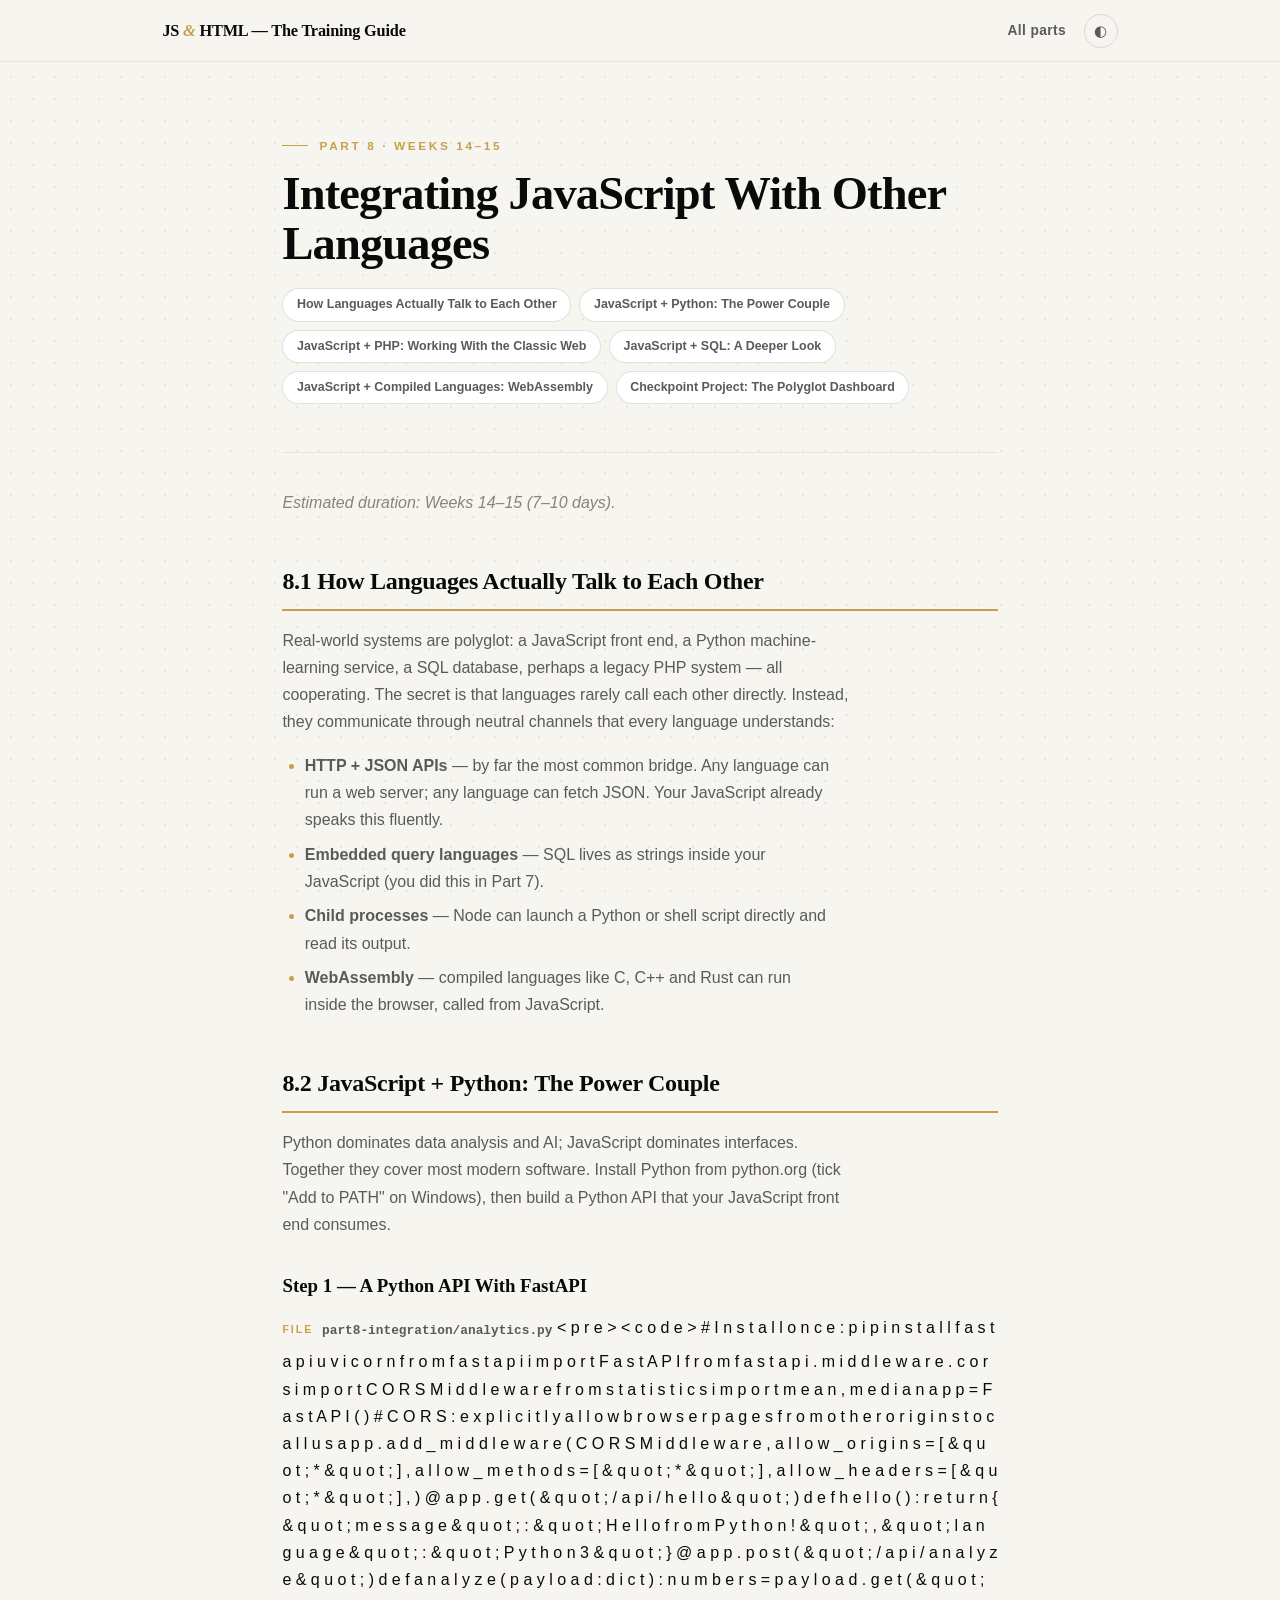
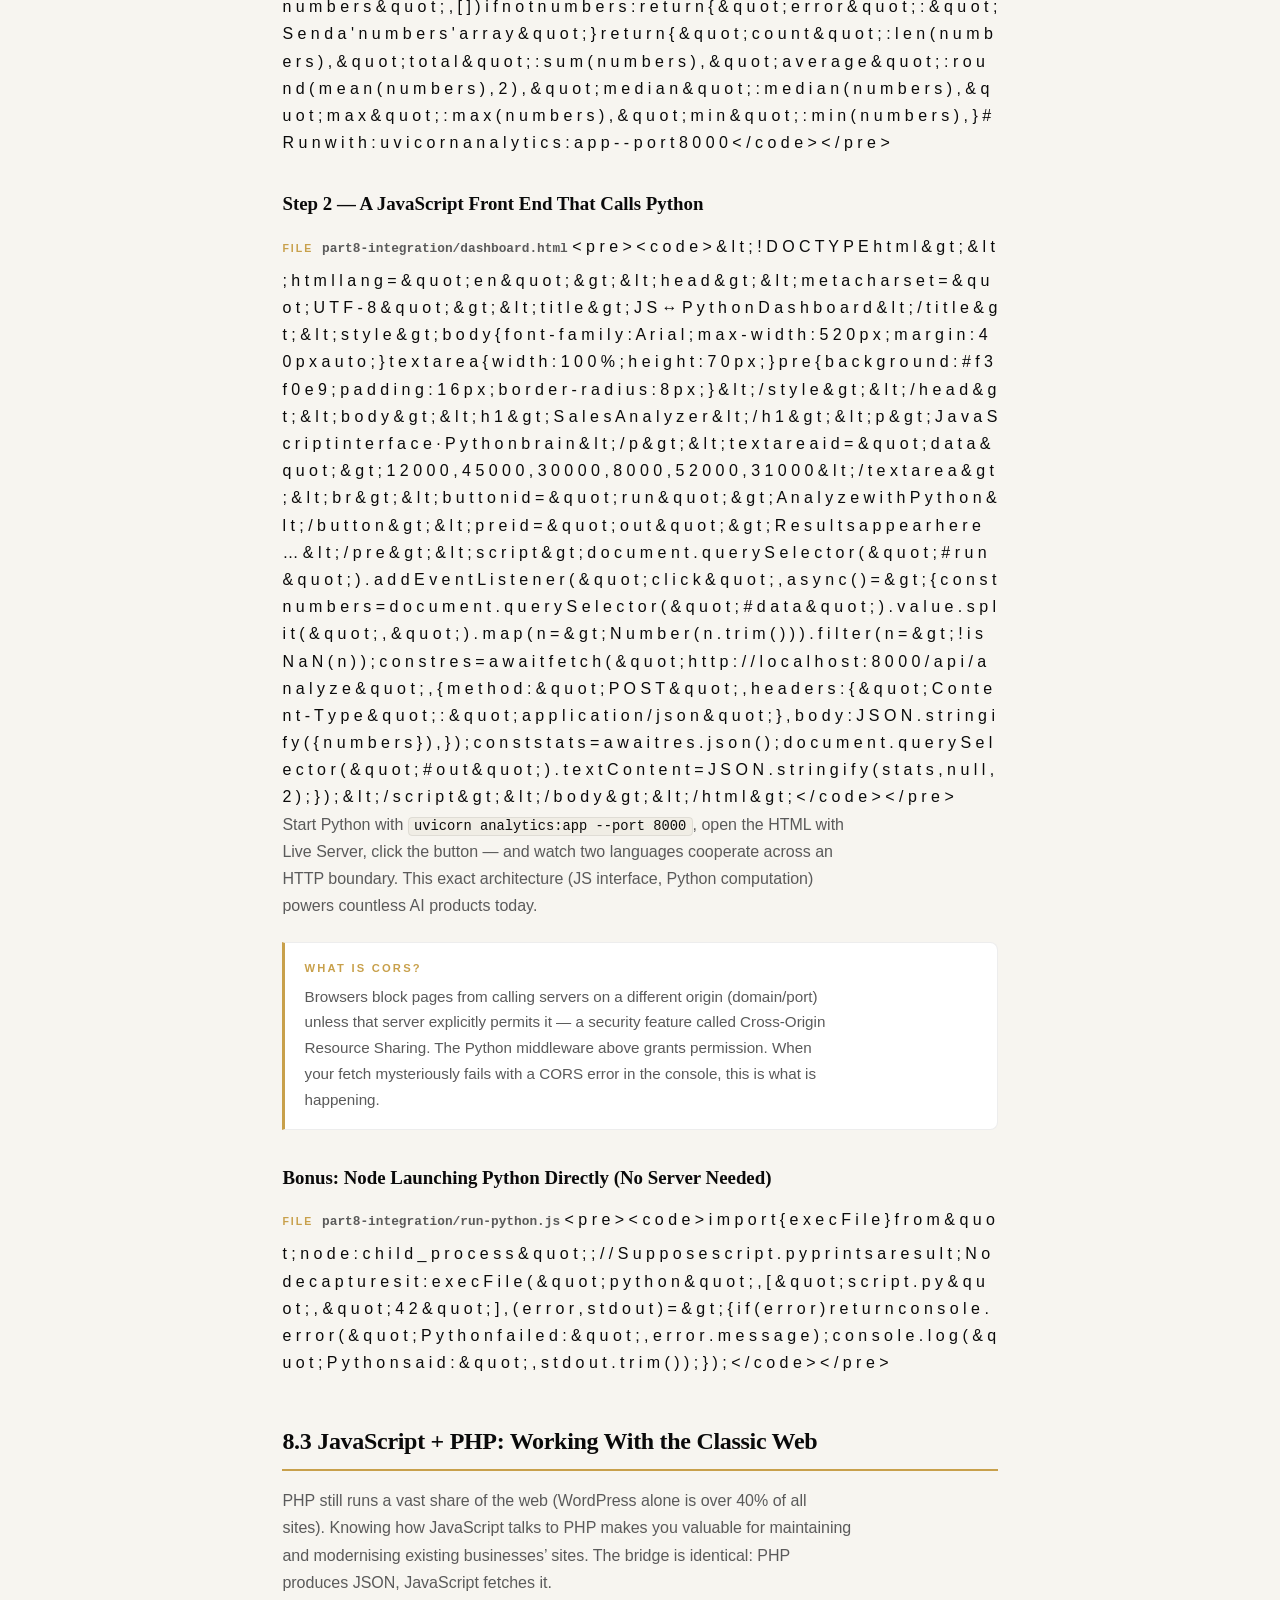
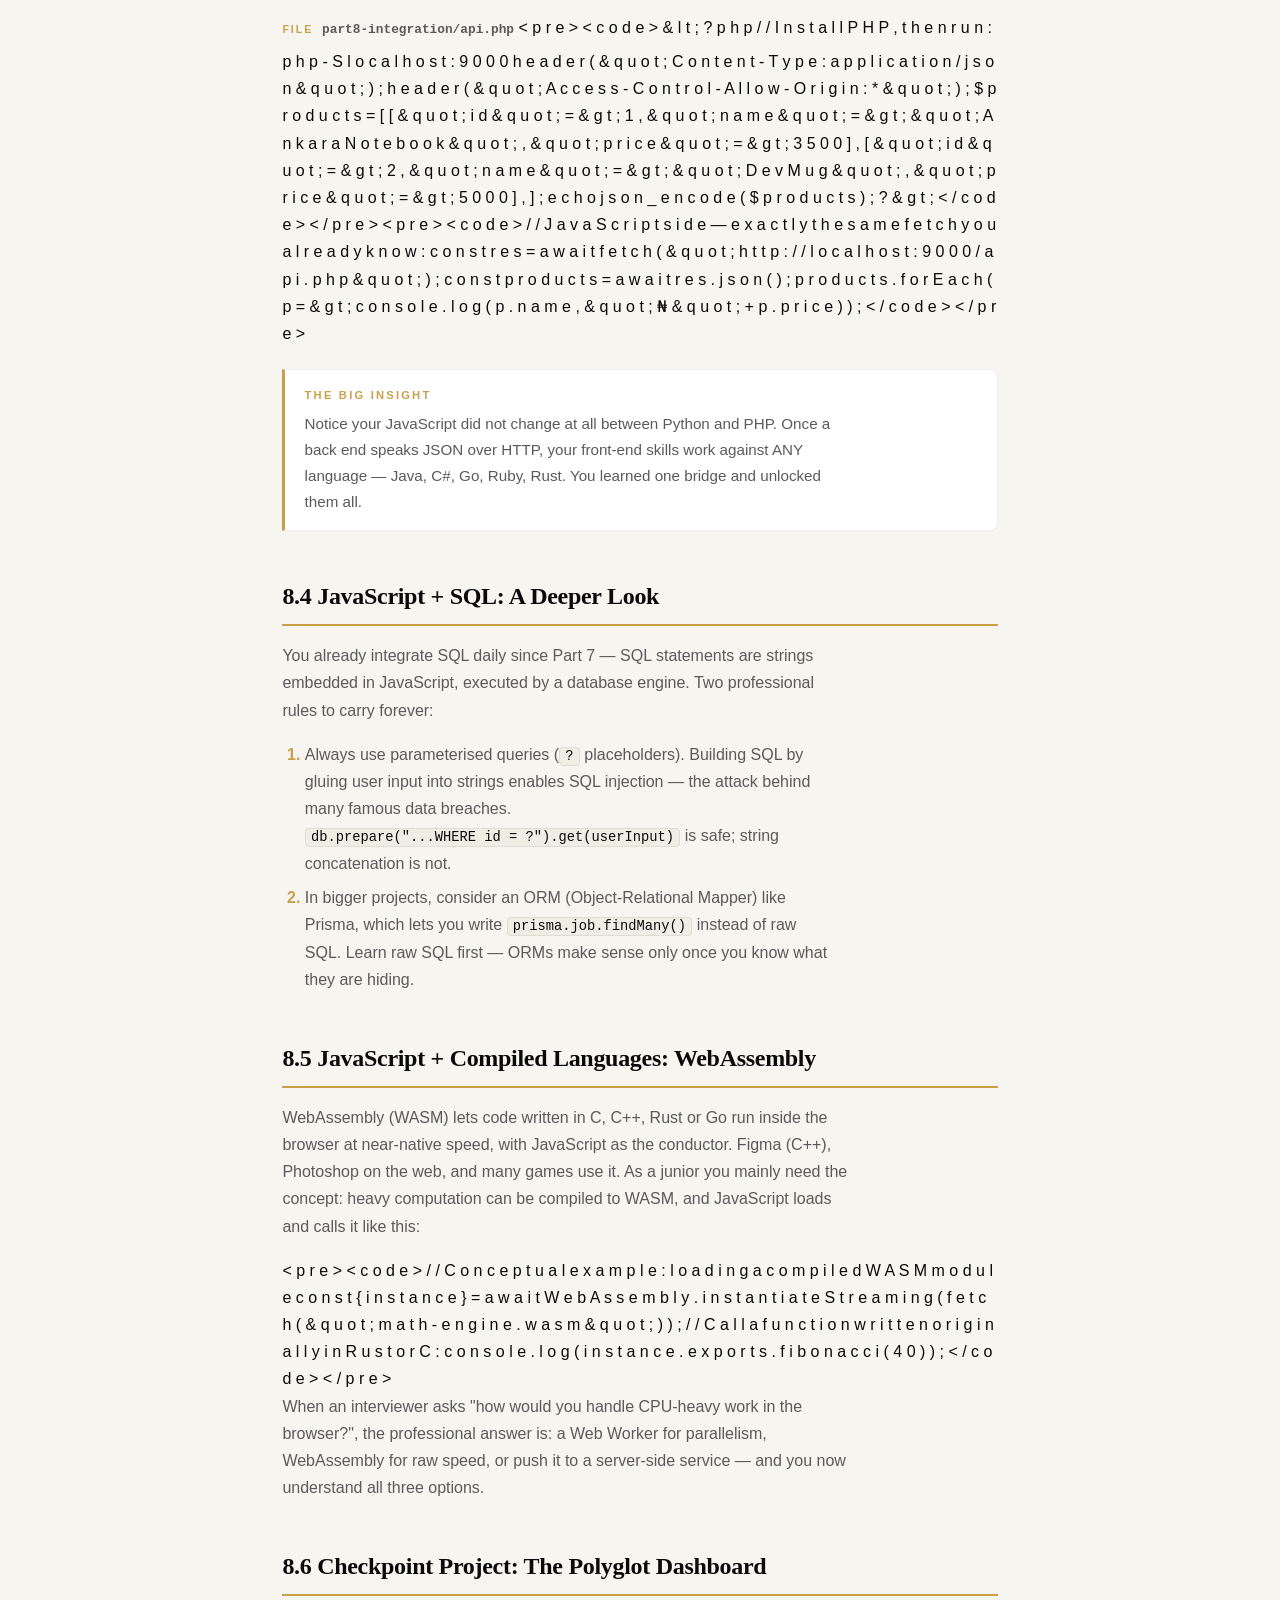
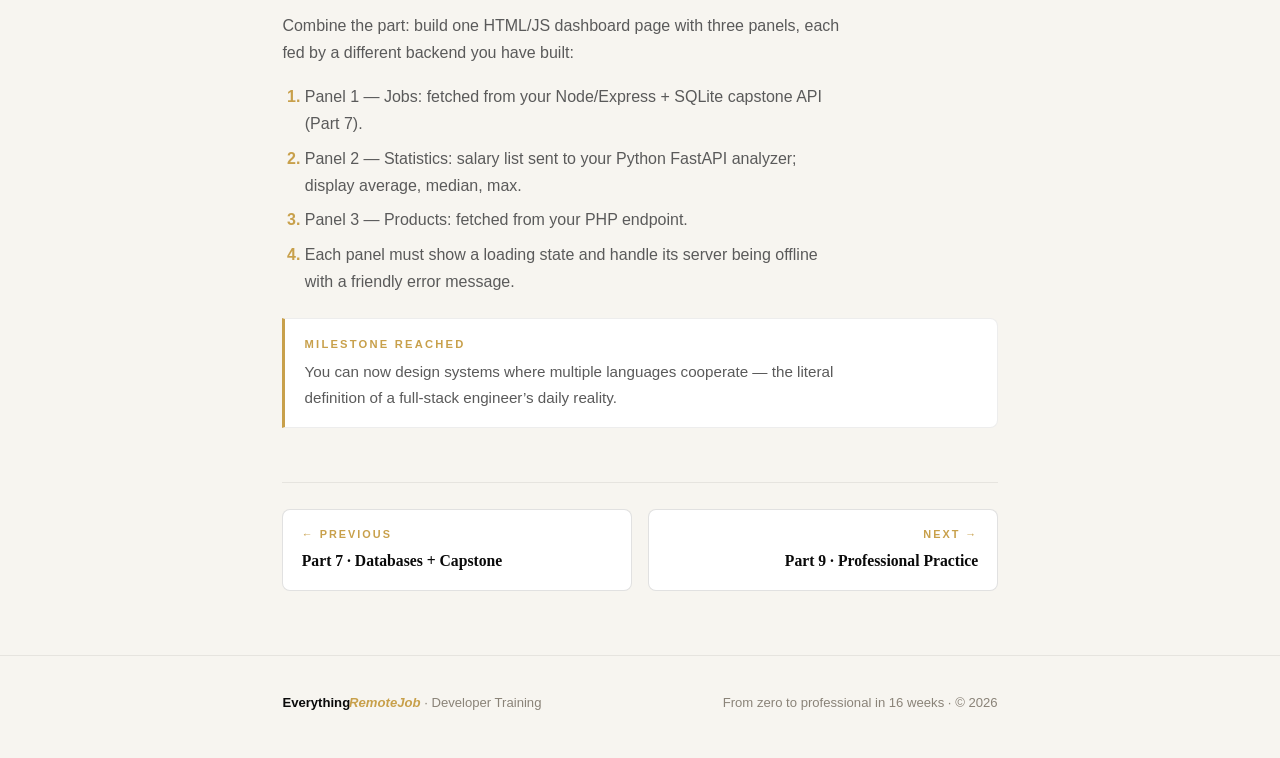
<file: part8.html>
<!DOCTYPE html>
<html lang="en">
<head>
<meta charset="UTF-8">
<meta name="viewport" content="width=device-width, initial-scale=1.0">
<title>Part 8 — Cross-Language Integration · JS & HTML Training Guide</title>
<meta name="description" content="The Complete JavaScript &amp; HTML Software Developer Training Guide — a step-by-step, hands-on 16-week curriculum from zero to professional.">
<meta property="og:type" content="website">
<meta property="og:title" content="Part 8 — Cross-Language Integration · JS &amp; HTML Training Guide">
<meta property="og:description" content="From zero to professional in 16 weeks — 9 parts, 12 real projects, 100+ copy-and-paste practicals.">
<meta property="og:url" content="https://seyidev-ops.github.io/softwaredeveloper/">
<meta property="og:image" content="https://seyidev-ops.github.io/softwaredeveloper/assets/og-thumbnail.png">
<meta property="og:image:width" content="1280">
<meta property="og:image:height" content="640">
<meta name="twitter:card" content="summary_large_image">
<meta name="twitter:image" content="https://seyidev-ops.github.io/softwaredeveloper/assets/og-thumbnail.png"><style>
/* ============================================================
   The Complete JavaScript & HTML Developer Training Guide
   Warm editorial minimalist — gold house style (#C8A04B)
   ============================================================ */
:root{
  --paper:#F7F5F0; --paper-2:#F0EDE5; --card:#FFFFFF;
  --ink:#0A0A0A; --ink-soft:#5A5A5A; --ink-faint:#8A8378;
  --accent:#C8A04B; --accent-h:#A88334;
  --line:rgba(10,10,10,.12); --line-soft:rgba(10,10,10,.07);
  --code-bg:#1B1814; --code-ink:#F2EEE6; --code-soft:#ADA79B;
  --serif:Georgia,'Times New Roman',serif;
  --sans:'Segoe UI',Calibri,'Helvetica Neue',Arial,sans-serif;
  --mono:Consolas,'SF Mono',Menlo,monospace;
}
html[data-theme="night"]{
  --paper:#14120F; --paper-2:#1B1814; --card:#1B1814;
  --ink:#F2EEE6; --ink-soft:#ADA79B; --ink-faint:#6E685D;
  --accent:#D9B25F; --accent-h:#E6C77E;
  --line:rgba(242,238,230,.14); --line-soft:rgba(242,238,230,.07);
}
*{box-sizing:border-box;margin:0;padding:0}
html{scroll-behavior:smooth}
body{
  background:var(--paper);color:var(--ink);
  font-family:var(--sans);font-weight:400;font-size:1.0rem;line-height:1.7;
  background-image:radial-gradient(var(--line-soft) 1px,transparent 1px);
  background-size:22px 22px;background-attachment:fixed;
}
a{color:inherit}
::selection{background:var(--accent);color:#fff}

/* ---------- Header ---------- */
header.site{
  position:sticky;top:0;z-index:50;
  background:color-mix(in srgb,var(--paper) 88%,transparent);
  backdrop-filter:blur(10px);-webkit-backdrop-filter:blur(10px);
  border-bottom:1px solid var(--line-soft);
}
.nav{max-width:1000px;margin:0 auto;padding:.85rem 1.4rem;
  display:flex;align-items:center;justify-content:space-between;gap:1rem}
.brand{font-family:var(--serif);font-weight:700;font-size:1.02rem;
  text-decoration:none;letter-spacing:-.2px;white-space:nowrap}
.brand .amp{color:var(--accent);font-style:italic}
.nav-right{display:flex;align-items:center;gap:1.1rem}
.nav-link{font-size:.86rem;font-weight:600;letter-spacing:.4px;
  text-decoration:none;color:var(--ink-soft)}
.nav-link:hover{color:var(--accent-h)}
.theme-btn{border:1px solid var(--line);background:transparent;color:var(--ink-soft);
  border-radius:100px;width:34px;height:34px;cursor:pointer;font-size:.95rem;line-height:1}
.theme-btn:hover{color:var(--accent-h);border-color:var(--accent)}

/* ---------- Shared column ---------- */
.col{max-width:760px;margin:0 auto;padding:0 1.4rem}
.wide{max-width:1000px;margin:0 auto;padding:0 1.4rem}

/* ---------- Kicker ---------- */
.kicker{font-family:var(--sans);font-weight:600;font-size:.74rem;
  letter-spacing:2.6px;text-transform:uppercase;color:var(--accent);
  display:flex;align-items:center;gap:.7rem;margin:2.4rem 0 .8rem}
.kicker::before{content:"";display:inline-block;width:26px;height:1px;background:var(--accent)}

/* ---------- Part hero ---------- */
.part-hero{padding:clamp(2.6rem,7vw,4.6rem) 0 1.4rem;border-bottom:1px solid var(--line-soft);margin-bottom:2.2rem}
.part-hero .kicker{margin-top:0}
.part-hero h1{font-family:var(--serif);font-weight:700;
  font-size:clamp(1.9rem,5vw,2.9rem);line-height:1.08;letter-spacing:-.8px;margin:0 0 1rem}
.anchor-row{display:flex;flex-wrap:wrap;gap:.5rem;margin:1.2rem 0 1.6rem}
.anchor-row a{font-size:.78rem;font-weight:600;text-decoration:none;color:var(--ink-soft);
  border:1px solid var(--line);border-radius:100px;padding:.32rem .85rem;background:var(--card);
  transition:border-color .25s,color .25s}
.anchor-row a:hover{border-color:var(--accent);color:var(--accent-h)}

/* ---------- Article content ---------- */
article p{margin:0 0 1.05rem;color:var(--ink-soft);max-width:64ch}
article p strong{color:var(--ink)}
article h2{font-family:var(--serif);font-weight:700;font-size:1.5rem;letter-spacing:-.3px;
  color:var(--ink);margin:2.8rem 0 1rem;padding-bottom:.45rem;
  border-bottom:2px solid var(--accent);scroll-margin-top:84px;max-width:64ch}
article h3{font-family:var(--serif);font-weight:700;font-size:1.18rem;
  color:var(--ink);margin:2rem 0 .7rem}
article h4{font-weight:700;font-size:1rem;color:var(--ink);margin:1.5rem 0 .5rem}
article ul,article ol{margin:0 0 1.2rem;padding-left:1.4rem;color:var(--ink-soft);max-width:62ch}
article li{margin-bottom:.45rem}
article li::marker{color:var(--accent);font-weight:600}
article em{color:var(--ink-faint)}
.soft{color:var(--ink-faint)}
.accent{color:var(--accent)}

/* Inline code */
article p code,article li code,td code{
  font-family:var(--mono);font-size:.86em;color:var(--ink);
  background:var(--paper-2);border:1px solid var(--line-soft);
  border-radius:4px;padding:.08em .38em;white-space:nowrap}
html[data-theme="night"] article p code,
html[data-theme="night"] article li code{color:var(--ink)}

/* Code blocks — dark surface, the standing exception */
article pre{
  background:var(--code-bg);color:var(--code-ink);
  border-left:3px solid var(--accent);border-radius:0 8px 8px 0;
  padding:1.05rem 1.2rem;margin:0 0 1.4rem;overflow-x:auto;
  font-family:var(--mono);font-size:.83rem;line-height:1.55}
article pre code{background:none;border:none;padding:0;color:inherit;white-space:pre}
.file-label{display:inline-flex;align-items:center;gap:.55rem;margin:.4rem 0 .45rem}
.file-label .fl-tag{font-size:.66rem;font-weight:700;letter-spacing:2px;color:var(--accent)}
.file-label code{font-family:var(--mono);font-size:.8rem;font-weight:600;color:var(--ink-soft);
  background:none;border:none;padding:0}
.file-label + pre{margin-top:0}

/* Callout */
.callout{background:var(--card);border:1px solid var(--line-soft);
  border-left:3px solid var(--accent);border-radius:0 8px 8px 0;
  padding:1rem 1.2rem;margin:1.4rem 0 1.6rem}
.callout .co-label{font-size:.7rem;font-weight:700;letter-spacing:2.2px;color:var(--accent);margin-bottom:.35rem}
.callout p{margin:0;font-size:.95rem}

/* Tables */
.tbl-wrap{overflow-x:auto;margin:.4rem 0 1.6rem;border:1px solid var(--line-soft);
  border-radius:8px;background:var(--card)}
table{width:100%;border-collapse:collapse;font-size:.88rem;min-width:560px}
th{background:var(--ink);color:var(--paper);text-align:left;font-weight:600;
  font-size:.78rem;letter-spacing:.6px;padding:.65rem .85rem}
html[data-theme="night"] th{background:var(--paper-2);color:var(--ink)}
td{padding:.6rem .85rem;border-top:1px solid var(--line-soft);color:var(--ink-soft);vertical-align:top}

/* ---------- Pagination ---------- */
.pager{display:flex;justify-content:space-between;gap:1rem;
  border-top:1px solid var(--line-soft);margin-top:3.4rem;padding:1.6rem 0 0}
.pager a{flex:1;text-decoration:none;border:1px solid var(--line);border-radius:8px;
  background:var(--card);padding:.95rem 1.15rem;transition:border-color .25s}
.pager a:hover{border-color:var(--accent)}
.pager .dir{font-size:.68rem;font-weight:700;letter-spacing:2px;color:var(--accent);display:block;margin-bottom:.25rem}
.pager .pt{font-family:var(--serif);font-weight:700;font-size:.98rem;color:var(--ink)}
.pager a.next{text-align:right}
.pager .ghost{visibility:hidden}

/* ---------- Landing ---------- */
.hero{padding:clamp(4rem,11vw,7.5rem) 0 clamp(2.5rem,6vw,4rem);text-align:left}
.hero .kicker{margin-top:0}
.hero h1{font-family:var(--serif);font-weight:700;
  font-size:clamp(2.5rem,7vw,4.4rem);line-height:1.04;letter-spacing:-1.5px;margin:0 0 1.3rem;max-width:16ch}
.hero h1 .em{font-style:italic;color:var(--accent)}
.hero .sub{font-size:1.07rem;color:var(--ink-soft);max-width:54ch;margin-bottom:2.2rem}
.cta-row{display:flex;align-items:center;gap:1.6rem;flex-wrap:wrap}
.btn-primary{display:inline-flex;align-items:center;gap:.6rem;text-decoration:none;
  background:var(--ink);color:var(--paper);font-weight:600;font-size:.95rem;
  padding:1rem 2.2rem;border-radius:2px;transition:background .25s}
.btn-primary .arr{transition:transform .25s}
.btn-primary:hover{background:var(--accent-h)}
.btn-primary:hover .arr{transform:translateX(4px)}
html[data-theme="night"] .btn-primary{background:var(--ink);color:var(--paper)}
.link-quiet{font-size:.92rem;color:var(--ink-faint);text-decoration:underline;text-underline-offset:4px}
.link-quiet:hover{color:var(--accent-h)}

.stat-strip{border-top:1px solid var(--line);border-bottom:1px solid var(--line);
  display:grid;grid-template-columns:repeat(4,1fr);margin:1.6rem 0 0}
.stat{padding:1.4rem 1rem;text-align:center;border-left:1px solid var(--line-soft)}
.stat:first-child{border-left:none}
.stat .n{font-family:var(--serif);font-weight:700;font-size:clamp(1.5rem,3.5vw,2.2rem);
  font-variant-numeric:tabular-nums;color:var(--ink);line-height:1.1}
.stat .l{font-size:.7rem;font-weight:600;letter-spacing:1.8px;text-transform:uppercase;color:var(--ink-faint);margin-top:.3rem}

.section{padding:clamp(3rem,8vw,5.5rem) 0 0}
.section-head{font-family:var(--serif);font-weight:700;font-size:clamp(1.6rem,4vw,2.2rem);
  letter-spacing:-.6px;margin:0 0 .7rem}
.section-sub{color:var(--ink-soft);max-width:58ch;margin-bottom:2.2rem}

.parts-grid{display:grid;grid-template-columns:repeat(auto-fill,minmax(290px,1fr));gap:1rem}
.part-card{display:block;text-decoration:none;background:var(--card);
  border:1px solid var(--line-soft);border-radius:8px;padding:1.5rem 1.5rem 1.3rem;
  transition:border-color .25s}
.part-card:hover{border-color:var(--accent)}
.part-card .pc-kicker{font-size:.68rem;font-weight:700;letter-spacing:2px;color:var(--accent);margin-bottom:.55rem}
.part-card h3{font-family:var(--serif);font-weight:700;font-size:1.16rem;letter-spacing:-.2px;color:var(--ink);margin:0 0 .5rem}
.part-card p{font-size:.88rem;color:var(--ink-soft);margin:0 0 .9rem;line-height:1.55}
.part-card .pc-mile{font-size:.78rem;color:var(--ink-faint);border-top:1px solid var(--line-soft);padding-top:.7rem}
.part-card .pc-mile strong{color:var(--ink-soft);font-weight:600}

.proj-strip{display:grid;grid-template-columns:repeat(auto-fill,minmax(220px,1fr));gap:.7rem}
.proj{background:var(--card);border:1px solid var(--line-soft);border-radius:8px;
  padding:.85rem 1.05rem;font-size:.86rem;color:var(--ink-soft);display:flex;gap:.6rem;align-items:baseline}
.proj .dot{color:var(--accent);font-weight:700}

.cta-band{margin:clamp(3.5rem,9vw,6rem) 0 0;border-top:1px solid var(--line);
  padding:clamp(2.6rem,7vw,4.5rem) 0}
.cta-band h2{font-family:var(--serif);font-weight:700;font-size:clamp(1.7rem,4.5vw,2.5rem);
  letter-spacing:-.6px;margin:0 0 .8rem;max-width:22ch}
.cta-band p{color:var(--ink-soft);max-width:52ch;margin-bottom:2rem}

/* ---------- Footer ---------- */
footer.site{border-top:1px solid var(--line-soft);margin-top:4rem;padding:2.2rem 0 2.8rem}
footer.site .col{display:flex;justify-content:space-between;gap:1rem;flex-wrap:wrap;
  font-size:.82rem;color:var(--ink-faint)}
.bm{font-weight:700;color:var(--ink)}
.bm .bm-i{font-style:italic;color:var(--accent);margin-left:-0.08em}

@media (max-width:640px){
  .stat-strip{grid-template-columns:repeat(2,1fr)}
  .stat:nth-child(3){border-left:none}
  .pager{flex-direction:column}
  .pager a.next{text-align:left}
  .pager .ghost{display:none}
}

</style>
<script>(function(){try{var t=localStorage.getItem('jsguide-theme');if(t)document.documentElement.setAttribute('data-theme',t);}catch(e){}})();</script>
</head>
<body>

<header class="site" data-live="off">
  <nav class="nav">
    <a class="brand" href="index.html">JS <span class="amp">&amp;</span> HTML — The Training Guide</a>
    <div class="nav-right">
      <a class="nav-link" href="index.html">All parts</a>
      <button class="theme-btn" id="themeBtn" aria-label="Toggle dark mode" title="Toggle dark mode">◐</button>
    </div>
  </nav>
</header>

<main class="col">
  <div class="part-hero">
    <div class="kicker">Part 8 · Weeks 14–15</div>
    <h1>Integrating JavaScript With Other Languages</h1>
    <div class="anchor-row" data-live="stagger"><a href="#8-1-how-languages-actually-talk-to-each-other">How Languages Actually Talk to Each Other</a><a href="#8-2-javascript-python-the-power-couple">JavaScript + Python: The Power Couple</a><a href="#8-3-javascript-php-working-with-the-classic-web">JavaScript + PHP: Working With the Classic Web</a><a href="#8-4-javascript-sql-a-deeper-look">JavaScript + SQL: A Deeper Look</a><a href="#8-5-javascript-compiled-languages-webassembly">JavaScript + Compiled Languages: WebAssembly</a><a href="#8-6-checkpoint-project-the-polyglot-dashboard">Checkpoint Project: The Polyglot Dashboard</a></div>
  </div>
  <article>

<p><span class="soft"><em>Estimated duration: Weeks 14–15 (7–10 days).</em></span></p>
<h2 id="8-1-how-languages-actually-talk-to-each-other">8.1  How Languages Actually Talk to Each Other</h2>
<p>Real-world systems are polyglot: a JavaScript front end, a Python machine-learning service, a SQL database, perhaps a legacy PHP system — all cooperating. The secret is that languages rarely call each other directly. Instead, they communicate through neutral channels that every language understands:</p>
<ul><li><strong>HTTP + JSON APIs </strong>— by far the most common bridge. Any language can run a web server; any language can fetch JSON. Your JavaScript already speaks this fluently.</li><li><strong>Embedded query languages </strong>— SQL lives as strings inside your JavaScript (you did this in Part 7).</li><li><strong>Child processes </strong>— Node can launch a Python or shell script directly and read its output.</li><li><strong>WebAssembly </strong>— compiled languages like C, C++ and Rust can run inside the browser, called from JavaScript.</li></ul>
<h2 id="8-2-javascript-python-the-power-couple">8.2  JavaScript + Python: The Power Couple</h2>
<p>Python dominates data analysis and AI; JavaScript dominates interfaces. Together they cover most modern software. Install Python from python.org (tick &quot;Add to PATH&quot; on Windows), then build a Python API that your JavaScript front end consumes.</p>
<h3>Step 1 — A Python API With FastAPI</h3>
<div class="file-label"><span class="fl-tag">FILE</span><code>part8-integration/analytics.py</code></div>
<
p
r
e
>
<
c
o
d
e
>
#
 
I
n
s
t
a
l
l
 
o
n
c
e
:
 
 
p
i
p
 
i
n
s
t
a
l
l
 
f
a
s
t
a
p
i
 
u
v
i
c
o
r
n


f
r
o
m
 
f
a
s
t
a
p
i
 
i
m
p
o
r
t
 
F
a
s
t
A
P
I


f
r
o
m
 
f
a
s
t
a
p
i
.
m
i
d
d
l
e
w
a
r
e
.
c
o
r
s
 
i
m
p
o
r
t
 
C
O
R
S
M
i
d
d
l
e
w
a
r
e


f
r
o
m
 
s
t
a
t
i
s
t
i
c
s
 
i
m
p
o
r
t
 
m
e
a
n
,
 
m
e
d
i
a
n




a
p
p
 
=
 
F
a
s
t
A
P
I
(
)




#
 
C
O
R
S
:
 
e
x
p
l
i
c
i
t
l
y
 
a
l
l
o
w
 
b
r
o
w
s
e
r
 
p
a
g
e
s
 
f
r
o
m
 
o
t
h
e
r
 
o
r
i
g
i
n
s
 
t
o
 
c
a
l
l
 
u
s


a
p
p
.
a
d
d
_
m
i
d
d
l
e
w
a
r
e
(


 
 
 
 
C
O
R
S
M
i
d
d
l
e
w
a
r
e
,


 
 
 
 
a
l
l
o
w
_
o
r
i
g
i
n
s
=
[
&
q
u
o
t
;
*
&
q
u
o
t
;
]
,


 
 
 
 
a
l
l
o
w
_
m
e
t
h
o
d
s
=
[
&
q
u
o
t
;
*
&
q
u
o
t
;
]
,


 
 
 
 
a
l
l
o
w
_
h
e
a
d
e
r
s
=
[
&
q
u
o
t
;
*
&
q
u
o
t
;
]
,


)




@
a
p
p
.
g
e
t
(
&
q
u
o
t
;
/
a
p
i
/
h
e
l
l
o
&
q
u
o
t
;
)


d
e
f
 
h
e
l
l
o
(
)
:


 
 
 
 
r
e
t
u
r
n
 
{
&
q
u
o
t
;
m
e
s
s
a
g
e
&
q
u
o
t
;
:
 
&
q
u
o
t
;
H
e
l
l
o
 
f
r
o
m
 
P
y
t
h
o
n
!
&
q
u
o
t
;
,
 
&
q
u
o
t
;
l
a
n
g
u
a
g
e
&
q
u
o
t
;
:
 
&
q
u
o
t
;
P
y
t
h
o
n
 
3
&
q
u
o
t
;
}




@
a
p
p
.
p
o
s
t
(
&
q
u
o
t
;
/
a
p
i
/
a
n
a
l
y
z
e
&
q
u
o
t
;
)


d
e
f
 
a
n
a
l
y
z
e
(
p
a
y
l
o
a
d
:
 
d
i
c
t
)
:


 
 
 
 
n
u
m
b
e
r
s
 
=
 
p
a
y
l
o
a
d
.
g
e
t
(
&
q
u
o
t
;
n
u
m
b
e
r
s
&
q
u
o
t
;
,
 
[
]
)


 
 
 
 
i
f
 
n
o
t
 
n
u
m
b
e
r
s
:


 
 
 
 
 
 
 
 
r
e
t
u
r
n
 
{
&
q
u
o
t
;
e
r
r
o
r
&
q
u
o
t
;
:
 
&
q
u
o
t
;
S
e
n
d
 
a
 
'
n
u
m
b
e
r
s
'
 
a
r
r
a
y
&
q
u
o
t
;
}


 
 
 
 
r
e
t
u
r
n
 
{


 
 
 
 
 
 
 
 
&
q
u
o
t
;
c
o
u
n
t
&
q
u
o
t
;
:
 
l
e
n
(
n
u
m
b
e
r
s
)
,


 
 
 
 
 
 
 
 
&
q
u
o
t
;
t
o
t
a
l
&
q
u
o
t
;
:
 
s
u
m
(
n
u
m
b
e
r
s
)
,


 
 
 
 
 
 
 
 
&
q
u
o
t
;
a
v
e
r
a
g
e
&
q
u
o
t
;
:
 
r
o
u
n
d
(
m
e
a
n
(
n
u
m
b
e
r
s
)
,
 
2
)
,


 
 
 
 
 
 
 
 
&
q
u
o
t
;
m
e
d
i
a
n
&
q
u
o
t
;
:
 
m
e
d
i
a
n
(
n
u
m
b
e
r
s
)
,


 
 
 
 
 
 
 
 
&
q
u
o
t
;
m
a
x
&
q
u
o
t
;
:
 
m
a
x
(
n
u
m
b
e
r
s
)
,


 
 
 
 
 
 
 
 
&
q
u
o
t
;
m
i
n
&
q
u
o
t
;
:
 
m
i
n
(
n
u
m
b
e
r
s
)
,


 
 
 
 
}




#
 
R
u
n
 
w
i
t
h
:
 
 
u
v
i
c
o
r
n
 
a
n
a
l
y
t
i
c
s
:
a
p
p
 
-
-
p
o
r
t
 
8
0
0
0
<
/
c
o
d
e
>
<
/
p
r
e
>
<h3>Step 2 — A JavaScript Front End That Calls Python</h3>
<div class="file-label"><span class="fl-tag">FILE</span><code>part8-integration/dashboard.html</code></div>
<
p
r
e
>
<
c
o
d
e
>
&
l
t
;
!
D
O
C
T
Y
P
E
 
h
t
m
l
&
g
t
;


&
l
t
;
h
t
m
l
 
l
a
n
g
=
&
q
u
o
t
;
e
n
&
q
u
o
t
;
&
g
t
;


&
l
t
;
h
e
a
d
&
g
t
;


 
 
&
l
t
;
m
e
t
a
 
c
h
a
r
s
e
t
=
&
q
u
o
t
;
U
T
F
-
8
&
q
u
o
t
;
&
g
t
;
&
l
t
;
t
i
t
l
e
&
g
t
;
J
S
 
↔
 
P
y
t
h
o
n
 
D
a
s
h
b
o
a
r
d
&
l
t
;
/
t
i
t
l
e
&
g
t
;


 
 
&
l
t
;
s
t
y
l
e
&
g
t
;


 
 
 
 
b
o
d
y
 
{
 
f
o
n
t
-
f
a
m
i
l
y
:
 
A
r
i
a
l
;
 
m
a
x
-
w
i
d
t
h
:
 
5
2
0
p
x
;
 
m
a
r
g
i
n
:
 
4
0
p
x
 
a
u
t
o
;
 
}


 
 
 
 
t
e
x
t
a
r
e
a
 
{
 
w
i
d
t
h
:
 
1
0
0
%
;
 
h
e
i
g
h
t
:
 
7
0
p
x
;
 
}


 
 
 
 
p
r
e
 
{
 
b
a
c
k
g
r
o
u
n
d
:
 
#
f
3
f
0
e
9
;
 
p
a
d
d
i
n
g
:
 
1
6
p
x
;
 
b
o
r
d
e
r
-
r
a
d
i
u
s
:
 
8
p
x
;
 
}


 
 
&
l
t
;
/
s
t
y
l
e
&
g
t
;


&
l
t
;
/
h
e
a
d
&
g
t
;


&
l
t
;
b
o
d
y
&
g
t
;


 
 
&
l
t
;
h
1
&
g
t
;
S
a
l
e
s
 
A
n
a
l
y
z
e
r
&
l
t
;
/
h
1
&
g
t
;


 
 
&
l
t
;
p
&
g
t
;
J
a
v
a
S
c
r
i
p
t
 
i
n
t
e
r
f
a
c
e
 
·
 
P
y
t
h
o
n
 
b
r
a
i
n
&
l
t
;
/
p
&
g
t
;


 
 
&
l
t
;
t
e
x
t
a
r
e
a
 
i
d
=
&
q
u
o
t
;
d
a
t
a
&
q
u
o
t
;
&
g
t
;
1
2
0
0
0
,
 
4
5
0
0
0
,
 
3
0
0
0
0
,
 
8
0
0
0
,
 
5
2
0
0
0
,
 
3
1
0
0
0
&
l
t
;
/
t
e
x
t
a
r
e
a
&
g
t
;
&
l
t
;
b
r
&
g
t
;


 
 
&
l
t
;
b
u
t
t
o
n
 
i
d
=
&
q
u
o
t
;
r
u
n
&
q
u
o
t
;
&
g
t
;
A
n
a
l
y
z
e
 
w
i
t
h
 
P
y
t
h
o
n
&
l
t
;
/
b
u
t
t
o
n
&
g
t
;


 
 
&
l
t
;
p
r
e
 
i
d
=
&
q
u
o
t
;
o
u
t
&
q
u
o
t
;
&
g
t
;
R
e
s
u
l
t
s
 
a
p
p
e
a
r
 
h
e
r
e
…
&
l
t
;
/
p
r
e
&
g
t
;




 
 
&
l
t
;
s
c
r
i
p
t
&
g
t
;


 
 
 
 
d
o
c
u
m
e
n
t
.
q
u
e
r
y
S
e
l
e
c
t
o
r
(
&
q
u
o
t
;
#
r
u
n
&
q
u
o
t
;
)
.
a
d
d
E
v
e
n
t
L
i
s
t
e
n
e
r
(
&
q
u
o
t
;
c
l
i
c
k
&
q
u
o
t
;
,
 
a
s
y
n
c
 
(
)
 
=
&
g
t
;
 
{


 
 
 
 
 
 
c
o
n
s
t
 
n
u
m
b
e
r
s
 
=
 
d
o
c
u
m
e
n
t
.
q
u
e
r
y
S
e
l
e
c
t
o
r
(
&
q
u
o
t
;
#
d
a
t
a
&
q
u
o
t
;
)
.
v
a
l
u
e


 
 
 
 
 
 
 
 
.
s
p
l
i
t
(
&
q
u
o
t
;
,
&
q
u
o
t
;
)
.
m
a
p
(
n
 
=
&
g
t
;
 
N
u
m
b
e
r
(
n
.
t
r
i
m
(
)
)
)
.
f
i
l
t
e
r
(
n
 
=
&
g
t
;
 
!
i
s
N
a
N
(
n
)
)
;




 
 
 
 
 
 
c
o
n
s
t
 
r
e
s
 
=
 
a
w
a
i
t
 
f
e
t
c
h
(
&
q
u
o
t
;
h
t
t
p
:
/
/
l
o
c
a
l
h
o
s
t
:
8
0
0
0
/
a
p
i
/
a
n
a
l
y
z
e
&
q
u
o
t
;
,
 
{


 
 
 
 
 
 
 
 
m
e
t
h
o
d
:
 
&
q
u
o
t
;
P
O
S
T
&
q
u
o
t
;
,


 
 
 
 
 
 
 
 
h
e
a
d
e
r
s
:
 
{
 
&
q
u
o
t
;
C
o
n
t
e
n
t
-
T
y
p
e
&
q
u
o
t
;
:
 
&
q
u
o
t
;
a
p
p
l
i
c
a
t
i
o
n
/
j
s
o
n
&
q
u
o
t
;
 
}
,


 
 
 
 
 
 
 
 
b
o
d
y
:
 
J
S
O
N
.
s
t
r
i
n
g
i
f
y
(
{
 
n
u
m
b
e
r
s
 
}
)
,


 
 
 
 
 
 
}
)
;


 
 
 
 
 
 
c
o
n
s
t
 
s
t
a
t
s
 
=
 
a
w
a
i
t
 
r
e
s
.
j
s
o
n
(
)
;


 
 
 
 
 
 
d
o
c
u
m
e
n
t
.
q
u
e
r
y
S
e
l
e
c
t
o
r
(
&
q
u
o
t
;
#
o
u
t
&
q
u
o
t
;
)
.
t
e
x
t
C
o
n
t
e
n
t
 
=


 
 
 
 
 
 
 
 
J
S
O
N
.
s
t
r
i
n
g
i
f
y
(
s
t
a
t
s
,
 
n
u
l
l
,
 
2
)
;


 
 
 
 
}
)
;


 
 
&
l
t
;
/
s
c
r
i
p
t
&
g
t
;


&
l
t
;
/
b
o
d
y
&
g
t
;


&
l
t
;
/
h
t
m
l
&
g
t
;
<
/
c
o
d
e
>
<
/
p
r
e
>
<p>Start Python with <code>uvicorn analytics:app --port 8000</code>, open the HTML with Live Server, click the button — and watch two languages cooperate across an HTTP boundary. This exact architecture (JS interface, Python computation) powers countless AI products today.</p>
<div class="callout"><div class="co-label">WHAT IS CORS?</div><p>Browsers block pages from calling servers on a different origin (domain/port) unless that server explicitly permits it — a security feature called Cross-Origin Resource Sharing. The Python middleware above grants permission. When your fetch mysteriously fails with a CORS error in the console, this is what is happening.</p></div>
<h3>Bonus: Node Launching Python Directly (No Server Needed)</h3>
<div class="file-label"><span class="fl-tag">FILE</span><code>part8-integration/run-python.js</code></div>
<
p
r
e
>
<
c
o
d
e
>
i
m
p
o
r
t
 
{
 
e
x
e
c
F
i
l
e
 
}
 
f
r
o
m
 
&
q
u
o
t
;
n
o
d
e
:
c
h
i
l
d
_
p
r
o
c
e
s
s
&
q
u
o
t
;
;




/
/
 
S
u
p
p
o
s
e
 
s
c
r
i
p
t
.
p
y
 
p
r
i
n
t
s
 
a
 
r
e
s
u
l
t
;
 
N
o
d
e
 
c
a
p
t
u
r
e
s
 
i
t
:


e
x
e
c
F
i
l
e
(
&
q
u
o
t
;
p
y
t
h
o
n
&
q
u
o
t
;
,
 
[
&
q
u
o
t
;
s
c
r
i
p
t
.
p
y
&
q
u
o
t
;
,
 
&
q
u
o
t
;
4
2
&
q
u
o
t
;
]
,
 
(
e
r
r
o
r
,
 
s
t
d
o
u
t
)
 
=
&
g
t
;
 
{


 
 
i
f
 
(
e
r
r
o
r
)
 
r
e
t
u
r
n
 
c
o
n
s
o
l
e
.
e
r
r
o
r
(
&
q
u
o
t
;
P
y
t
h
o
n
 
f
a
i
l
e
d
:
&
q
u
o
t
;
,
 
e
r
r
o
r
.
m
e
s
s
a
g
e
)
;


 
 
c
o
n
s
o
l
e
.
l
o
g
(
&
q
u
o
t
;
P
y
t
h
o
n
 
s
a
i
d
:
&
q
u
o
t
;
,
 
s
t
d
o
u
t
.
t
r
i
m
(
)
)
;


}
)
;
<
/
c
o
d
e
>
<
/
p
r
e
>
<h2 id="8-3-javascript-php-working-with-the-classic-web">8.3  JavaScript + PHP: Working With the Classic Web</h2>
<p>PHP still runs a vast share of the web (WordPress alone is over 40% of all sites). Knowing how JavaScript talks to PHP makes you valuable for maintaining and modernising existing businesses’ sites. The bridge is identical: PHP produces JSON, JavaScript fetches it.</p>
<div class="file-label"><span class="fl-tag">FILE</span><code>part8-integration/api.php</code></div>
<
p
r
e
>
<
c
o
d
e
>
&
l
t
;
?
p
h
p


/
/
 
I
n
s
t
a
l
l
 
P
H
P
,
 
t
h
e
n
 
r
u
n
:
 
 
p
h
p
 
-
S
 
l
o
c
a
l
h
o
s
t
:
9
0
0
0


h
e
a
d
e
r
(
&
q
u
o
t
;
C
o
n
t
e
n
t
-
T
y
p
e
:
 
a
p
p
l
i
c
a
t
i
o
n
/
j
s
o
n
&
q
u
o
t
;
)
;


h
e
a
d
e
r
(
&
q
u
o
t
;
A
c
c
e
s
s
-
C
o
n
t
r
o
l
-
A
l
l
o
w
-
O
r
i
g
i
n
:
 
*
&
q
u
o
t
;
)
;




$
p
r
o
d
u
c
t
s
 
=
 
[


 
 
[
&
q
u
o
t
;
i
d
&
q
u
o
t
;
 
=
&
g
t
;
 
1
,
 
&
q
u
o
t
;
n
a
m
e
&
q
u
o
t
;
 
=
&
g
t
;
 
&
q
u
o
t
;
A
n
k
a
r
a
 
N
o
t
e
b
o
o
k
&
q
u
o
t
;
,
 
&
q
u
o
t
;
p
r
i
c
e
&
q
u
o
t
;
 
=
&
g
t
;
 
3
5
0
0
]
,


 
 
[
&
q
u
o
t
;
i
d
&
q
u
o
t
;
 
=
&
g
t
;
 
2
,
 
&
q
u
o
t
;
n
a
m
e
&
q
u
o
t
;
 
=
&
g
t
;
 
&
q
u
o
t
;
D
e
v
 
M
u
g
&
q
u
o
t
;
,
 
 
 
 
 
 
 
 
 
&
q
u
o
t
;
p
r
i
c
e
&
q
u
o
t
;
 
=
&
g
t
;
 
5
0
0
0
]
,


]
;




e
c
h
o
 
j
s
o
n
_
e
n
c
o
d
e
(
$
p
r
o
d
u
c
t
s
)
;


?
&
g
t
;
<
/
c
o
d
e
>
<
/
p
r
e
>
<
p
r
e
>
<
c
o
d
e
>
/
/
 
J
a
v
a
S
c
r
i
p
t
 
s
i
d
e
 
—
 
e
x
a
c
t
l
y
 
t
h
e
 
s
a
m
e
 
f
e
t
c
h
 
y
o
u
 
a
l
r
e
a
d
y
 
k
n
o
w
:


c
o
n
s
t
 
r
e
s
 
=
 
a
w
a
i
t
 
f
e
t
c
h
(
&
q
u
o
t
;
h
t
t
p
:
/
/
l
o
c
a
l
h
o
s
t
:
9
0
0
0
/
a
p
i
.
p
h
p
&
q
u
o
t
;
)
;


c
o
n
s
t
 
p
r
o
d
u
c
t
s
 
=
 
a
w
a
i
t
 
r
e
s
.
j
s
o
n
(
)
;


p
r
o
d
u
c
t
s
.
f
o
r
E
a
c
h
(
p
 
=
&
g
t
;
 
c
o
n
s
o
l
e
.
l
o
g
(
p
.
n
a
m
e
,
 
&
q
u
o
t
;
₦
&
q
u
o
t
;
 
+
 
p
.
p
r
i
c
e
)
)
;
<
/
c
o
d
e
>
<
/
p
r
e
>
<div class="callout"><div class="co-label">THE BIG INSIGHT</div><p>Notice your JavaScript did not change at all between Python and PHP. Once a back end speaks JSON over HTTP, your front-end skills work against ANY language — Java, C#, Go, Ruby, Rust. You learned one bridge and unlocked them all.</p></div>
<h2 id="8-4-javascript-sql-a-deeper-look">8.4  JavaScript + SQL: A Deeper Look</h2>
<p>You already integrate SQL daily since Part 7 — SQL statements are strings embedded in JavaScript, executed by a database engine. Two professional rules to carry forever:</p>
<ol><li>Always use parameterised queries (<code>?</code> placeholders). Building SQL by gluing user input into strings enables SQL injection — the attack behind many famous data breaches. <code>db.prepare(&quot;...WHERE id = ?&quot;).get(userInput)</code> is safe; string concatenation is not.</li><li>In bigger projects, consider an ORM (Object-Relational Mapper) like Prisma, which lets you write <code>prisma.job.findMany()</code> instead of raw SQL. Learn raw SQL first — ORMs make sense only once you know what they are hiding.</li></ol>
<h2 id="8-5-javascript-compiled-languages-webassembly">8.5  JavaScript + Compiled Languages: WebAssembly</h2>
<p>WebAssembly (WASM) lets code written in C, C++, Rust or Go run inside the browser at near-native speed, with JavaScript as the conductor. Figma (C++), Photoshop on the web, and many games use it. As a junior you mainly need the concept: heavy computation can be compiled to WASM, and JavaScript loads and calls it like this:</p>
<
p
r
e
>
<
c
o
d
e
>
/
/
 
C
o
n
c
e
p
t
u
a
l
 
e
x
a
m
p
l
e
:
 
l
o
a
d
i
n
g
 
a
 
c
o
m
p
i
l
e
d
 
W
A
S
M
 
m
o
d
u
l
e


c
o
n
s
t
 
{
 
i
n
s
t
a
n
c
e
 
}
 
=
 
a
w
a
i
t
 
W
e
b
A
s
s
e
m
b
l
y
.
i
n
s
t
a
n
t
i
a
t
e
S
t
r
e
a
m
i
n
g
(


 
 
f
e
t
c
h
(
&
q
u
o
t
;
m
a
t
h
-
e
n
g
i
n
e
.
w
a
s
m
&
q
u
o
t
;
)


)
;


/
/
 
C
a
l
l
 
a
 
f
u
n
c
t
i
o
n
 
w
r
i
t
t
e
n
 
o
r
i
g
i
n
a
l
l
y
 
i
n
 
R
u
s
t
 
o
r
 
C
:


c
o
n
s
o
l
e
.
l
o
g
(
i
n
s
t
a
n
c
e
.
e
x
p
o
r
t
s
.
f
i
b
o
n
a
c
c
i
(
4
0
)
)
;
<
/
c
o
d
e
>
<
/
p
r
e
>
<p>When an interviewer asks &quot;how would you handle CPU-heavy work in the browser?&quot;, the professional answer is: a Web Worker for parallelism, WebAssembly for raw speed, or push it to a server-side service — and you now understand all three options.</p>
<h2 id="8-6-checkpoint-project-the-polyglot-dashboard">8.6  Checkpoint Project: The Polyglot Dashboard</h2>
<p>Combine the part: build one HTML/JS dashboard page with three panels, each fed by a different backend you have built:</p>
<ol><li>Panel 1 — Jobs: fetched from your Node/Express + SQLite capstone API (Part 7).</li><li>Panel 2 — Statistics: salary list sent to your Python FastAPI analyzer; display average, median, max.</li><li>Panel 3 — Products: fetched from your PHP endpoint.</li><li>Each panel must show a loading state and handle its server being offline with a friendly error message.</li></ol>
<div class="callout"><div class="co-label">MILESTONE REACHED</div><p>You can now design systems where multiple languages cooperate — the literal definition of a full-stack engineer’s daily reality.</p></div>
  </article>
  
<nav class="pager" data-live="off">
  <a href="part7.html"><span class="dir">← PREVIOUS</span><span class="pt">Part 7 · Databases + Capstone</span></a>
  <a class="next" href="part9.html"><span class="dir">NEXT →</span><span class="pt">Part 9 · Professional Practice</span></a>
</nav>
</main>

<footer class="site">
  <div class="col">
    <div><span class="bm">Everything<span class="bm-i">RemoteJob</span></span> · Developer Training</div>
    <div>From zero to professional in 16 weeks · &copy; 2026</div>
  </div>
</footer>

<script>
  (function(){
    var b=document.getElementById('themeBtn');
    if(b)b.addEventListener('click',function(){
      var r=document.documentElement;
      var n=r.getAttribute('data-theme')==='night'?'':'night';
      if(n)r.setAttribute('data-theme',n);else r.removeAttribute('data-theme');
      try{localStorage.setItem('jsguide-theme',n);}catch(e){}
    });
  })();
  window.LIVELINESS={accent:"#C8A04B",distance:14,duration:900,stagger:90,threshold:0.12,once:true,hover:true,ripple:true,smoothAnchors:true,auto:true};
</script>
<script>
/* ============================================================================
   LIVELINESS LAYER — v1.0
   A drop-in motion layer that brings any existing site "alive" without
   touching its existing design. Warm editorial minimalist motion language:
   quiet entrances, a single orchestrated load, restrained micro-interactions.

   USAGE (one line in <head> or before </body>):
     <\script src="liveliness.js" defer><\/script>

   That's it. The layer auto-injects its own CSS, auto-detects sensible
   targets (headings, paragraphs, cards, images, buttons, links, list items,
   sections), and animates them — while fully respecting any existing styles,
   layout, and prefers-reduced-motion.

   OPT-IN / OPT-OUT via data attributes (no class changes required):
     data-live="reveal"     force-reveal an element
     data-live="rise"       fade + translateY entrance
     data-live="fade"       fade only (no movement)
     data-live="left"       enter from left
     data-live="right"      enter from right
     data-live="scale"      gentle scale-in
     data-live="stagger"    stagger this element's *children*
     data-live="off"        exclude this element (and skip auto-detect)
     data-live-delay="120"  per-element delay in ms

   CONFIG (optional, set BEFORE the script loads):
     window.LIVELINESS = {
       auto: true,            // auto-detect targets (default true)
       distance: 14,          // px of travel for rise/left/right (house = 14)
       duration: 900,         // entrance duration in ms
       stagger: 90,           // ms between staggered siblings
       threshold: 0.12,       // viewport ratio to trigger reveal
       once: true,            // animate each element only once
       hover: true,           // enable hover micro-interactions
       ripple: true,          // enable button press feedback
       smoothAnchors: true,   // smooth in-page anchor scrolling
       accent: null           // override accent color for ripple/focus glow
     };
   ============================================================================ */
(function () {
  "use strict";

  var CFG = Object.assign({
    auto: true,
    distance: 14,
    duration: 900,
    stagger: 90,
    threshold: 0.12,
    once: true,
    hover: true,
    ripple: true,
    smoothAnchors: true,
    accent: null
  }, window.LIVELINESS || {});

  var REDUCED = window.matchMedia &&
    window.matchMedia("(prefers-reduced-motion: reduce)").matches;

  var EASE = "cubic-bezier(.22,.61,.36,1)"; // house "quiet entrance" easing

  /* ---- inject stylesheet ------------------------------------------------ */
  function injectCSS() {
    if (document.getElementById("liveliness-css")) return;
    var accentRule = CFG.accent
      ? "--ll-accent:" + CFG.accent + ";"
      : "--ll-accent:currentColor;";

    var css = [
      ":root{" + accentRule +
        "--ll-dur:" + CFG.duration + "ms;" +
        "--ll-dist:" + CFG.distance + "px;" +
        "--ll-ease:" + EASE + ";}",

      /* base hidden state — only applied to flagged elements */
      ".ll-prep{opacity:0;will-change:opacity,transform;}",
      ".ll-prep.ll-rise{transform:translateY(var(--ll-dist));}",
      ".ll-prep.ll-left{transform:translateX(calc(var(--ll-dist) * -1.6));}",
      ".ll-prep.ll-right{transform:translateX(calc(var(--ll-dist) * 1.6));}",
      ".ll-prep.ll-scale{transform:scale(.97);}",
      ".ll-prep.ll-fade{transform:none;}",

      /* revealed state */
      ".ll-in{opacity:1!important;transform:none!important;" +
        "transition:opacity var(--ll-dur) var(--ll-ease)," +
        "transform var(--ll-dur) var(--ll-ease);}",

      /* hover micro-interactions (quiet, never loud) */
      ".ll-hover-lift{transition:transform .3s var(--ll-ease)," +
        "box-shadow .3s var(--ll-ease);}",
      ".ll-hover-lift:hover{transform:translateY(-2px);}",
      ".ll-hover-press{transition:transform .12s var(--ll-ease);}",
      ".ll-hover-press:active{transform:scale(.97);}",
      ".ll-hover-arrow{transition:transform .3s var(--ll-ease);" +
        "display:inline-block;}",
      "a:hover > .ll-hover-arrow,button:hover > .ll-hover-arrow{" +
        "transform:translateX(4px);}",

      /* ripple */
      ".ll-ripple-host{position:relative;overflow:hidden;}",
      ".ll-ripple{position:absolute;border-radius:50%;pointer-events:none;" +
        "transform:scale(0);opacity:.18;background:var(--ll-accent);" +
        "animation:ll-ripple .55s var(--ll-ease) forwards;}",
      "@keyframes ll-ripple{to{transform:scale(2.4);opacity:0;}}",

      /* honor reduced motion completely */
      "@media (prefers-reduced-motion:reduce){" +
        ".ll-prep,.ll-in{opacity:1!important;transform:none!important;" +
        "transition:none!important;animation:none!important;}" +
        ".ll-ripple{display:none!important;}}"
    ].join("");

    var style = document.createElement("style");
    style.id = "liveliness-css";
    style.textContent = css;
    document.head.appendChild(style);
  }

  /* ---- decide what to animate ------------------------------------------- */
  var AUTO_SELECTOR = [
    "h1", "h2", "h3", "h4",
    "p", "blockquote",
    "img", "figure", "picture", "video",
    "ul > li", "ol > li",
    ".card", "[class*=card]", "[class*=Card]",
    "section > *", "article > *",
    "button", ".btn", "[class*=button]",
    "a[class]"
  ].join(",");

  function classify(el) {
    var v = el.getAttribute("data-live");
    if (v === "off") return null;
    if (v) return v;                       // explicit wins
    if (!CFG.auto) return null;

    var tag = el.tagName.toLowerCase();
    if (tag === "img" || tag === "figure" || tag === "picture" || tag === "video")
      return "scale";
    if (tag === "h1" || tag === "h2" || tag === "h3" || tag === "h4")
      return "rise";
    return "rise";
  }

  function isExcluded(el) {
    // skip if an ancestor opted out, or element is fixed/sticky chrome
    if (el.closest("[data-live='off']")) return true;
    var pos = getComputedStyle(el).position;
    if (pos === "fixed" || pos === "sticky") return true;
    return false;
  }

  /* ---- prepare elements (set hidden state) ------------------------------ */
  function prep(el, kind, delayMs) {
    if (el.__llDone) return;
    el.classList.add("ll-prep");
    if (kind === "fade") el.classList.add("ll-fade");
    else if (kind === "left") el.classList.add("ll-left");
    else if (kind === "right") el.classList.add("ll-right");
    else if (kind === "scale") el.classList.add("ll-scale");
    else el.classList.add("ll-rise");
    if (delayMs) el.style.transitionDelay = delayMs + "ms";
    el.__llKind = kind;
    el.__llDelay = delayMs || 0;
  }

  function reveal(el) {
    if (el.__llDone) return;
    el.__llDone = true;
    el.classList.remove("ll-prep");
    el.classList.add("ll-in");
    // clean up after the transition so layout/inline styles aren't polluted
    var d = (CFG.duration + el.__llDelay + 80);
    setTimeout(function () {
      el.style.transitionDelay = "";
      el.style.willChange = "";
    }, d);
  }

  /* ---- observer --------------------------------------------------------- */
  function buildObserver() {
    if (!("IntersectionObserver" in window)) {
      // no IO support: just reveal everything immediately
      return { observe: function (el) { reveal(el); } };
    }
    return new IntersectionObserver(function (entries, obs) {
      entries.forEach(function (e) {
        if (e.isIntersecting) {
          reveal(e.target);
          if (CFG.once) obs.unobserve(e.target);
        } else if (!CFG.once && e.target.__llDone) {
          // replay mode: reset
          e.target.__llDone = false;
          prep(e.target, e.target.__llKind, e.target.__llDelay);
        }
      });
    }, { threshold: CFG.threshold, rootMargin: "0px 0px -8% 0px" });
  }

  /* ---- hover / micro-interaction wiring --------------------------------- */
  function wireHover() {
    if (!CFG.hover || REDUCED) return;
    document.querySelectorAll(".card,[class*=card],[class*=Card]")
      .forEach(function (el) {
        if (!isExcluded(el)) el.classList.add("ll-hover-lift");
      });
    document.querySelectorAll("button,.btn,[class*=button],a[class]")
      .forEach(function (el) {
        if (!isExcluded(el)) el.classList.add("ll-hover-press");
      });
  }

  function wireRipple() {
    if (!CFG.ripple || REDUCED) return;
    document.querySelectorAll("button,.btn,[class*=button]")
      .forEach(function (el) {
        if (isExcluded(el)) return;
        el.classList.add("ll-ripple-host");
        el.addEventListener("click", function (ev) {
          var r = el.getBoundingClientRect();
          var size = Math.max(r.width, r.height);
          var span = document.createElement("span");
          span.className = "ll-ripple";
          span.style.width = span.style.height = size + "px";
          span.style.left = (ev.clientX - r.left - size / 2) + "px";
          span.style.top = (ev.clientY - r.top - size / 2) + "px";
          el.appendChild(span);
          setTimeout(function () { span.remove(); }, 600);
        });
      });
  }

  function wireAnchors() {
    if (!CFG.smoothAnchors) return;
    document.addEventListener("click", function (ev) {
      var a = ev.target.closest && ev.target.closest('a[href^="#"]');
      if (!a) return;
      var id = a.getAttribute("href");
      if (id.length < 2) return;
      var t = document.querySelector(id);
      if (!t) return;
      ev.preventDefault();
      t.scrollIntoView({
        behavior: REDUCED ? "auto" : "smooth",
        block: "start"
      });
    });
  }

  /* ---- staggering ------------------------------------------------------- */
  function applyStagger(parent) {
    var kids = Array.prototype.filter.call(parent.children, function (c) {
      return c.getAttribute("data-live") !== "off";
    });
    kids.forEach(function (c, i) {
      var k = classify(c) || "rise";
      prep(c, k, i * CFG.stagger);
      OBS.observe(c);
      c.__llStaggered = true;
    });
  }

  /* ---- init ------------------------------------------------------------- */
  var OBS;
  function init() {
    injectCSS();
    if (REDUCED) { wireAnchors(); return; } // motion off, keep smooth scroll

    OBS = buildObserver();

    // 1) explicit stagger containers first
    document.querySelectorAll('[data-live="stagger"]').forEach(applyStagger);

    // 2) everything else
    var targets = document.querySelectorAll(
      CFG.auto ? AUTO_SELECTOR + ",[data-live]" : "[data-live]"
    );
    targets.forEach(function (el) {
      if (el.__llStaggered || el.__llDone) return;
      if (isExcluded(el)) return;
      var kind = classify(el);
      if (!kind || kind === "stagger") return;
      var d = parseInt(el.getAttribute("data-live-delay") || "0", 10);
      prep(el, kind, d);
      OBS.observe(el);
    });

    wireHover();
    wireRipple();
    wireAnchors();
  }

  if (document.readyState === "loading") {
    document.addEventListener("DOMContentLoaded", init);
  } else {
    init();
  }

  // expose a manual hook for dynamically injected content
  window.Liveliness = {
    refresh: init,
    reveal: reveal,
    config: CFG
  };
})();

</script>
</body>
</html>
</file>
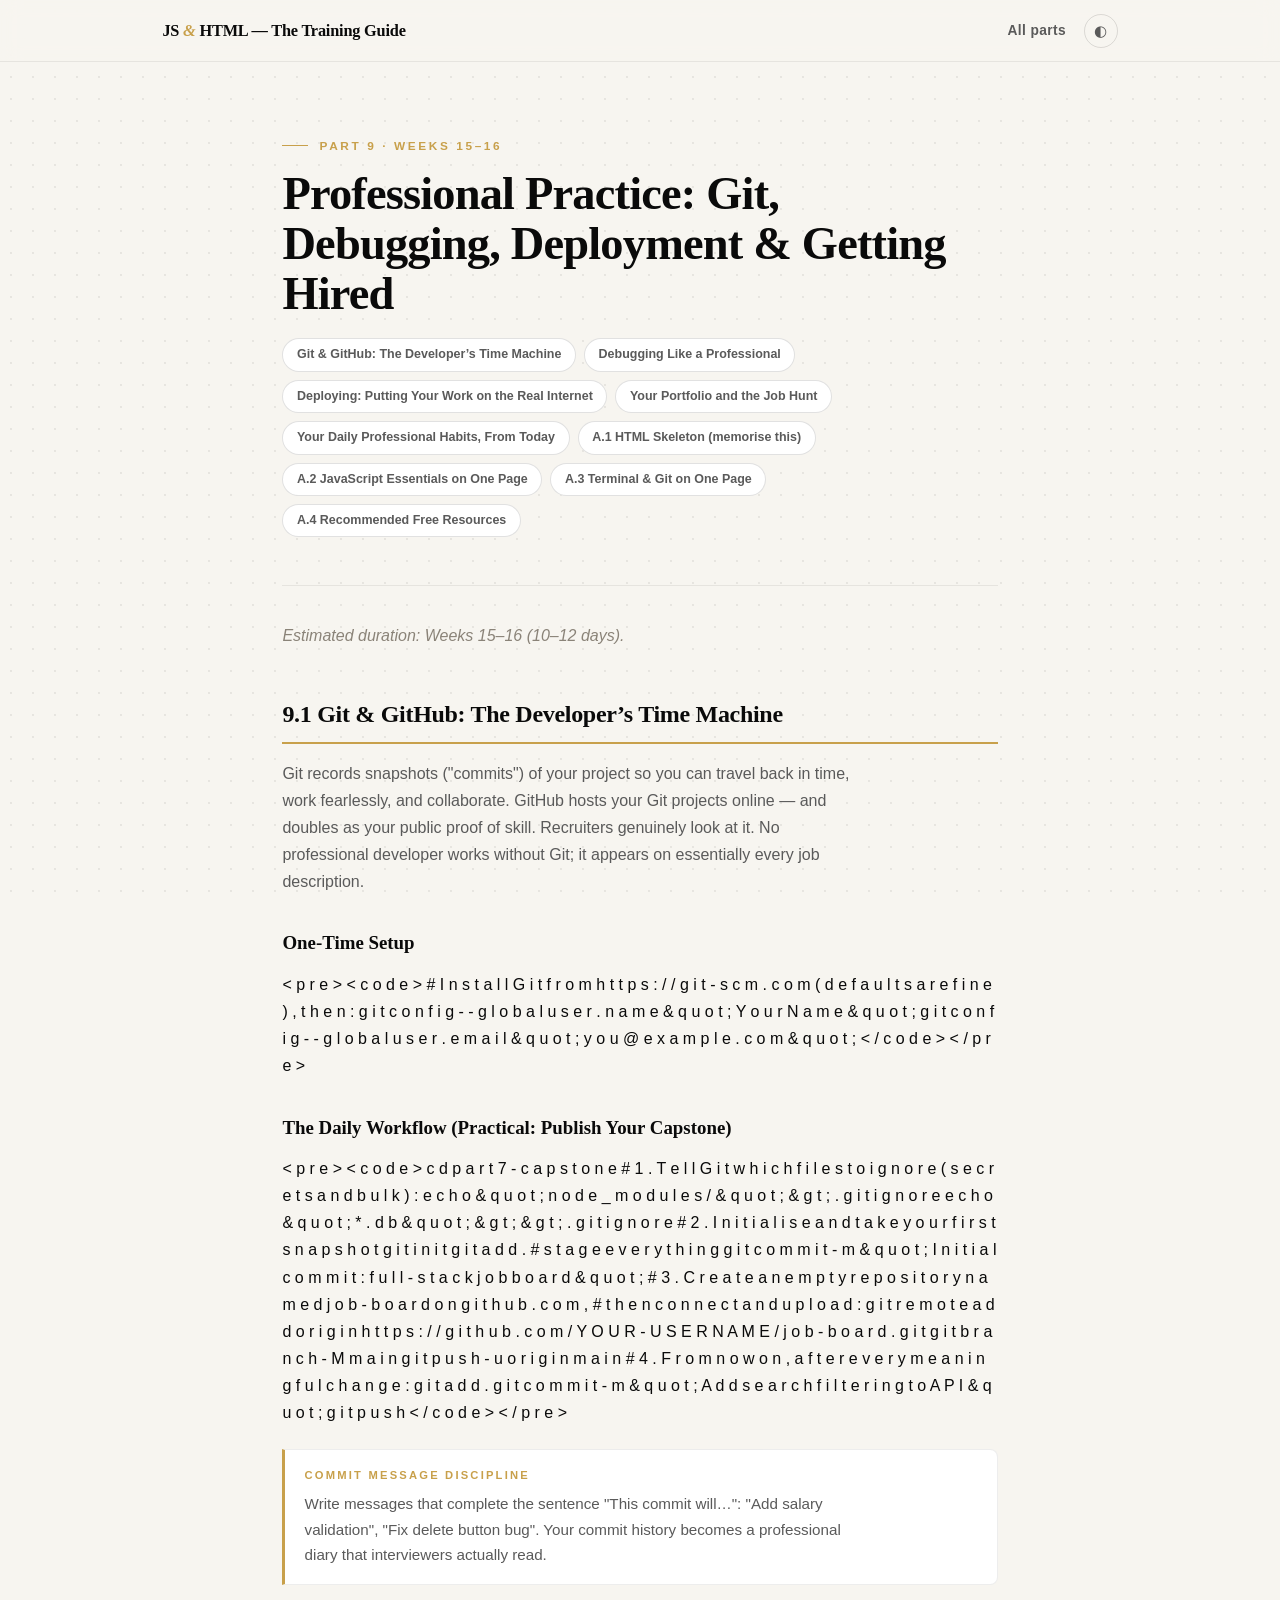
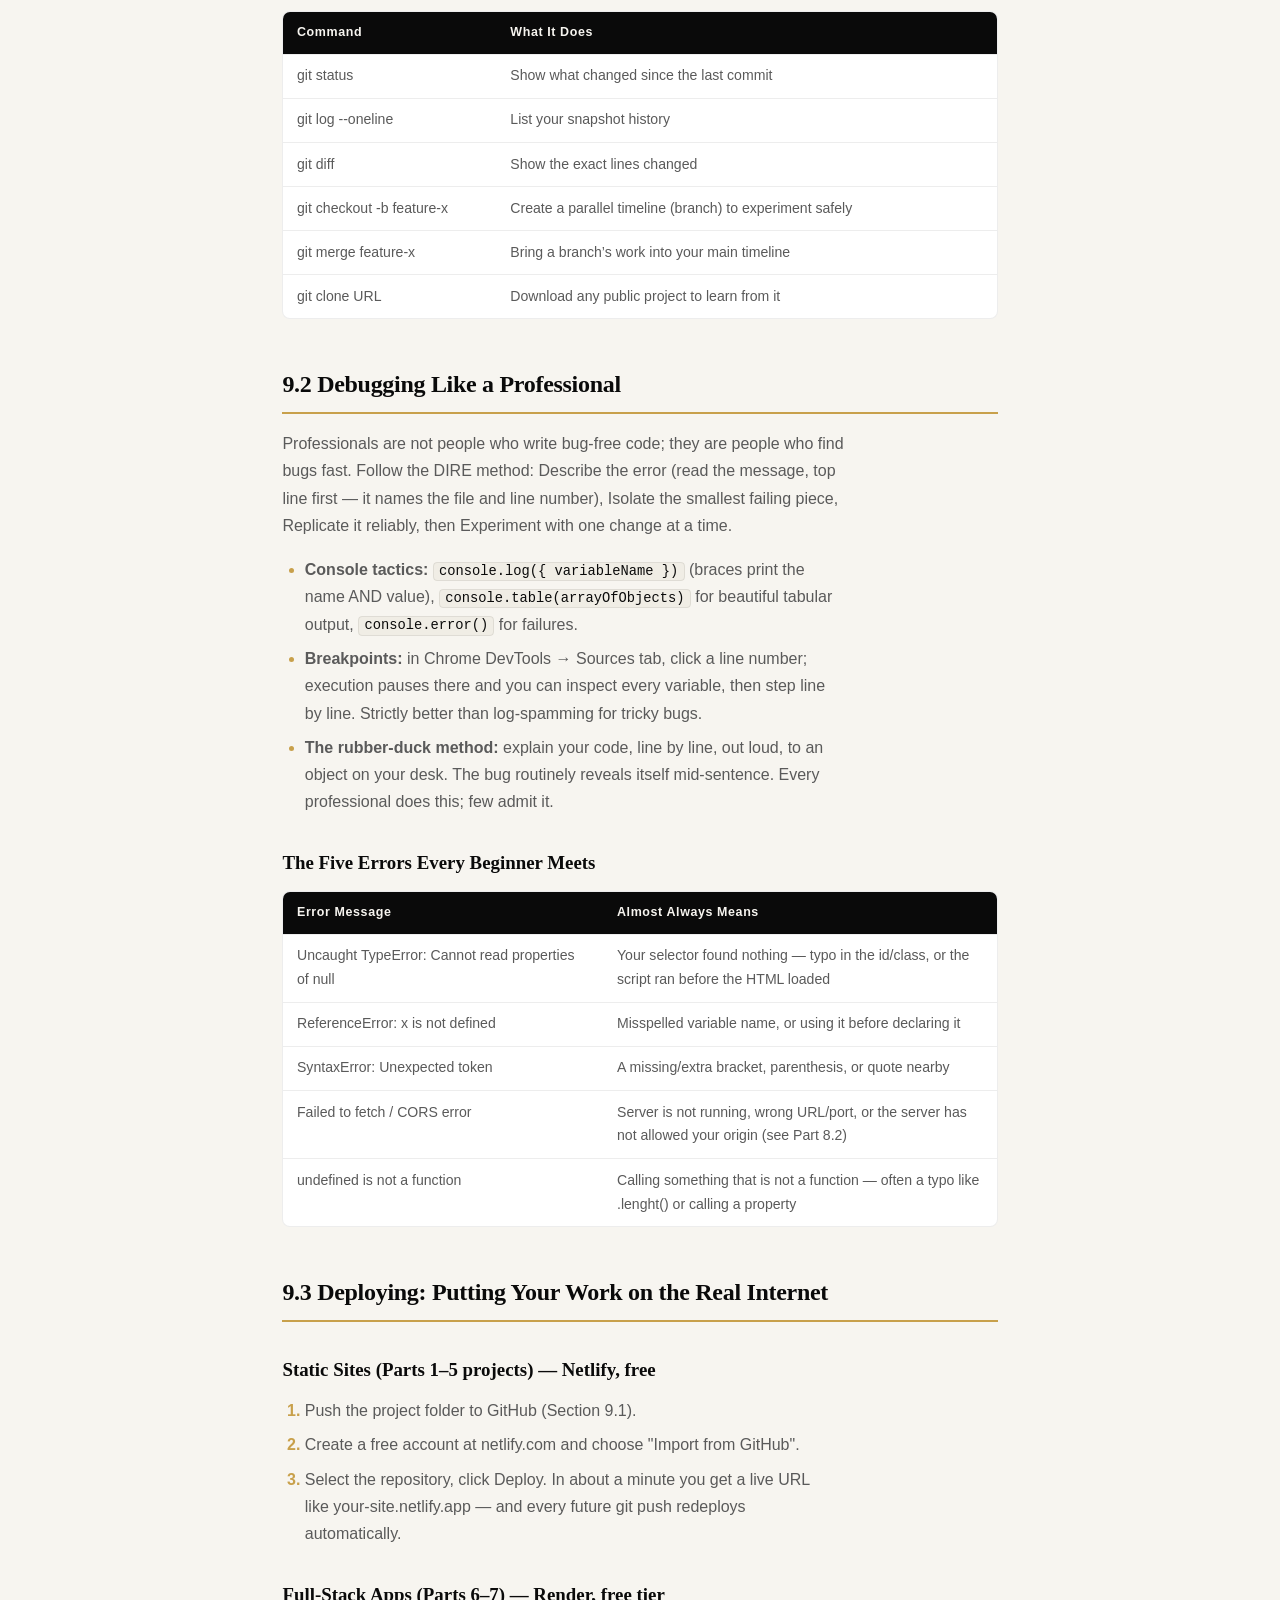
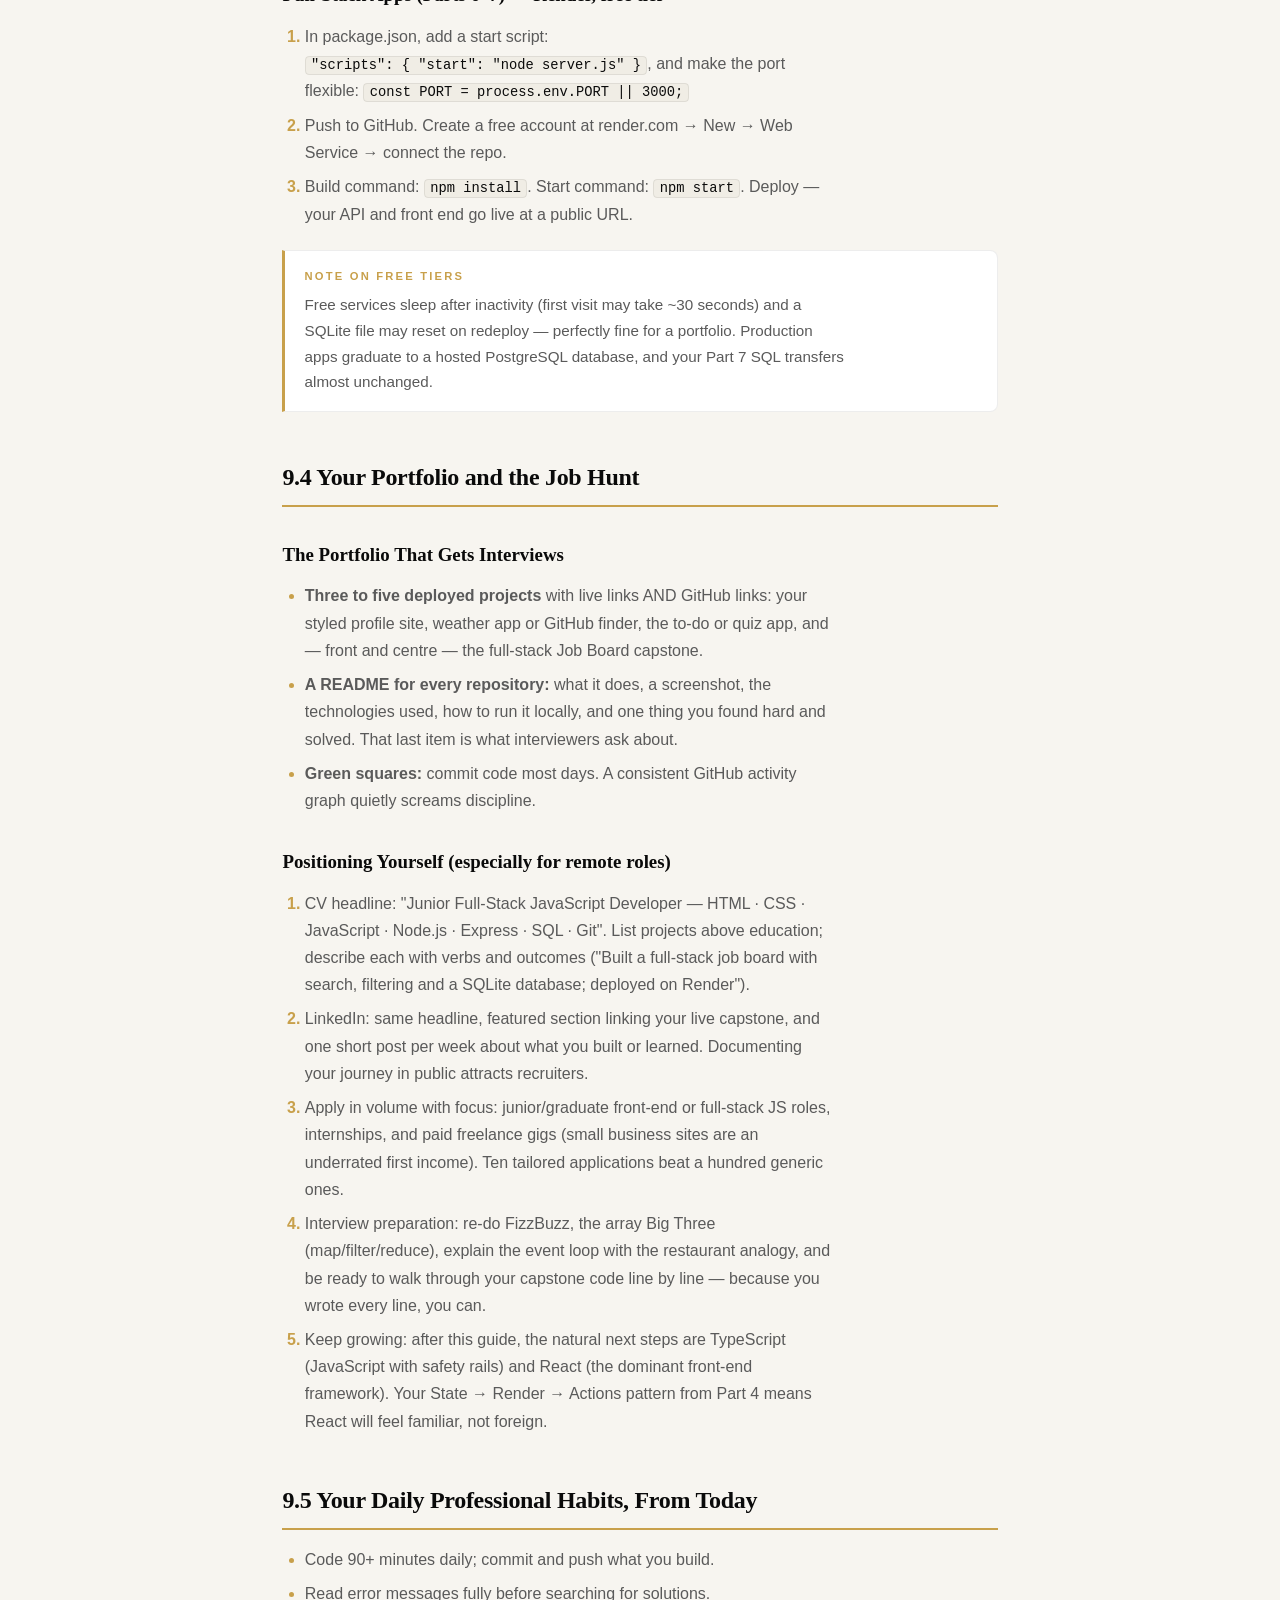
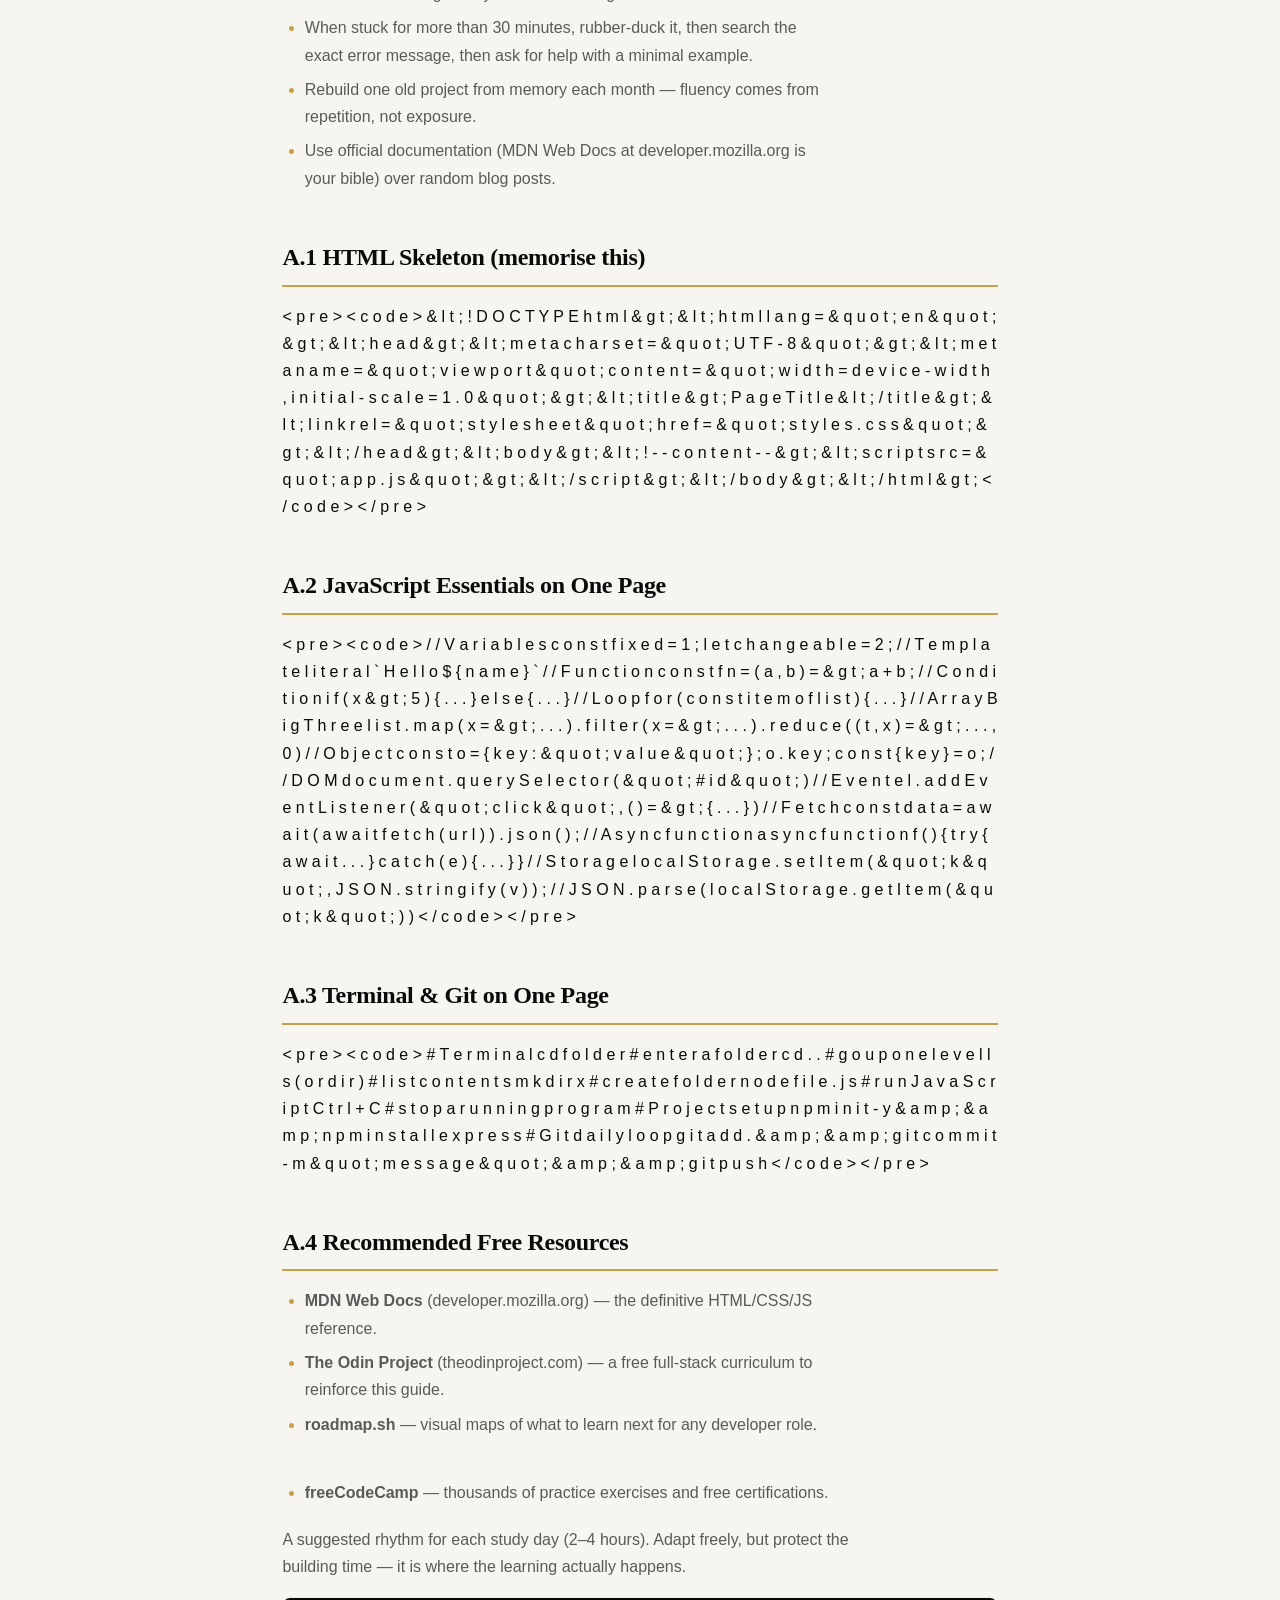
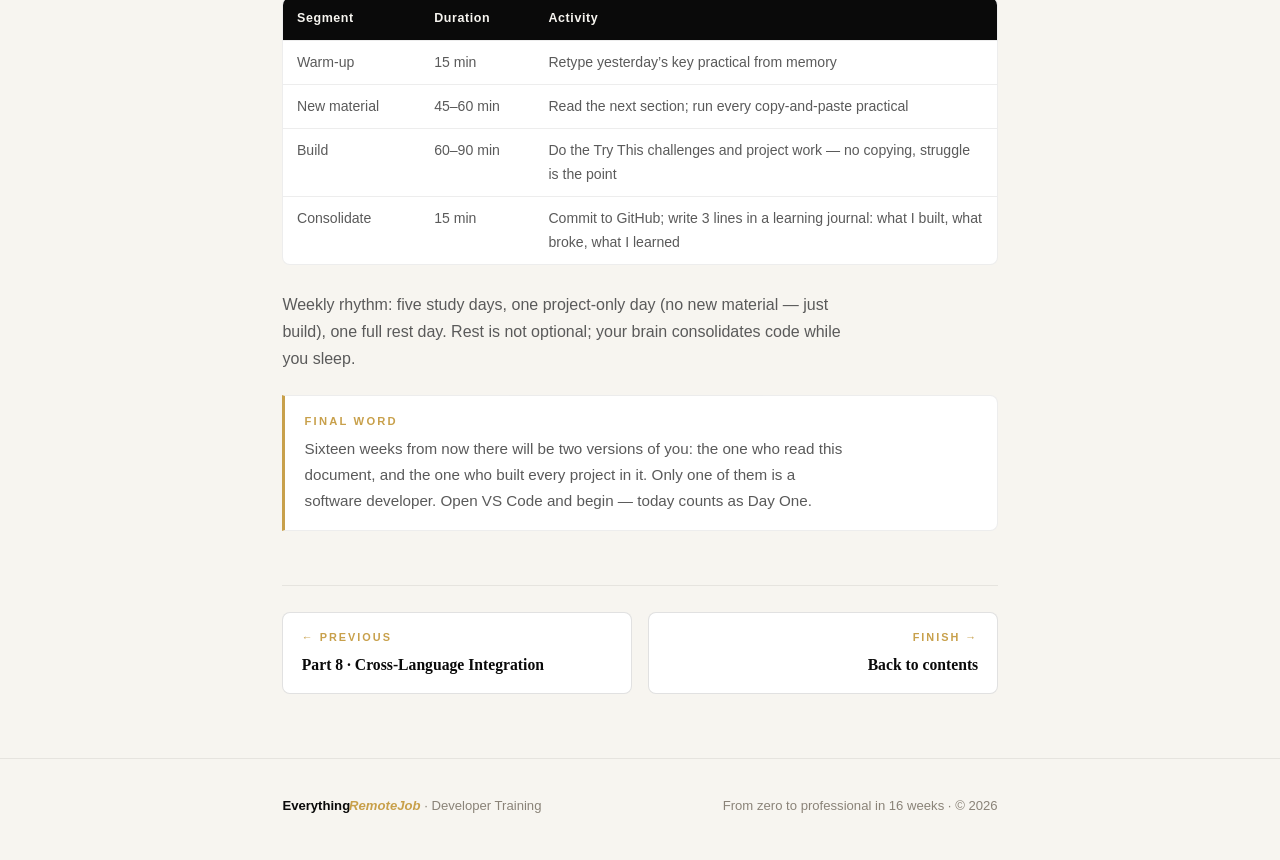
<file: part9.html>
<!DOCTYPE html>
<html lang="en">
<head>
<meta charset="UTF-8">
<meta name="viewport" content="width=device-width, initial-scale=1.0">
<title>Part 9 — Professional Practice · JS & HTML Training Guide</title>
<meta name="description" content="The Complete JavaScript &amp; HTML Software Developer Training Guide — a step-by-step, hands-on 16-week curriculum from zero to professional.">
<meta property="og:type" content="website">
<meta property="og:title" content="Part 9 — Professional Practice · JS &amp; HTML Training Guide">
<meta property="og:description" content="From zero to professional in 16 weeks — 9 parts, 12 real projects, 100+ copy-and-paste practicals.">
<meta property="og:url" content="https://seyidev-ops.github.io/softwaredeveloper/">
<meta property="og:image" content="https://seyidev-ops.github.io/softwaredeveloper/assets/og-thumbnail.png">
<meta property="og:image:width" content="1280">
<meta property="og:image:height" content="640">
<meta name="twitter:card" content="summary_large_image">
<meta name="twitter:image" content="https://seyidev-ops.github.io/softwaredeveloper/assets/og-thumbnail.png"><style>
/* ============================================================
   The Complete JavaScript & HTML Developer Training Guide
   Warm editorial minimalist — gold house style (#C8A04B)
   ============================================================ */
:root{
  --paper:#F7F5F0; --paper-2:#F0EDE5; --card:#FFFFFF;
  --ink:#0A0A0A; --ink-soft:#5A5A5A; --ink-faint:#8A8378;
  --accent:#C8A04B; --accent-h:#A88334;
  --line:rgba(10,10,10,.12); --line-soft:rgba(10,10,10,.07);
  --code-bg:#1B1814; --code-ink:#F2EEE6; --code-soft:#ADA79B;
  --serif:Georgia,'Times New Roman',serif;
  --sans:'Segoe UI',Calibri,'Helvetica Neue',Arial,sans-serif;
  --mono:Consolas,'SF Mono',Menlo,monospace;
}
html[data-theme="night"]{
  --paper:#14120F; --paper-2:#1B1814; --card:#1B1814;
  --ink:#F2EEE6; --ink-soft:#ADA79B; --ink-faint:#6E685D;
  --accent:#D9B25F; --accent-h:#E6C77E;
  --line:rgba(242,238,230,.14); --line-soft:rgba(242,238,230,.07);
}
*{box-sizing:border-box;margin:0;padding:0}
html{scroll-behavior:smooth}
body{
  background:var(--paper);color:var(--ink);
  font-family:var(--sans);font-weight:400;font-size:1.0rem;line-height:1.7;
  background-image:radial-gradient(var(--line-soft) 1px,transparent 1px);
  background-size:22px 22px;background-attachment:fixed;
}
a{color:inherit}
::selection{background:var(--accent);color:#fff}

/* ---------- Header ---------- */
header.site{
  position:sticky;top:0;z-index:50;
  background:color-mix(in srgb,var(--paper) 88%,transparent);
  backdrop-filter:blur(10px);-webkit-backdrop-filter:blur(10px);
  border-bottom:1px solid var(--line-soft);
}
.nav{max-width:1000px;margin:0 auto;padding:.85rem 1.4rem;
  display:flex;align-items:center;justify-content:space-between;gap:1rem}
.brand{font-family:var(--serif);font-weight:700;font-size:1.02rem;
  text-decoration:none;letter-spacing:-.2px;white-space:nowrap}
.brand .amp{color:var(--accent);font-style:italic}
.nav-right{display:flex;align-items:center;gap:1.1rem}
.nav-link{font-size:.86rem;font-weight:600;letter-spacing:.4px;
  text-decoration:none;color:var(--ink-soft)}
.nav-link:hover{color:var(--accent-h)}
.theme-btn{border:1px solid var(--line);background:transparent;color:var(--ink-soft);
  border-radius:100px;width:34px;height:34px;cursor:pointer;font-size:.95rem;line-height:1}
.theme-btn:hover{color:var(--accent-h);border-color:var(--accent)}

/* ---------- Shared column ---------- */
.col{max-width:760px;margin:0 auto;padding:0 1.4rem}
.wide{max-width:1000px;margin:0 auto;padding:0 1.4rem}

/* ---------- Kicker ---------- */
.kicker{font-family:var(--sans);font-weight:600;font-size:.74rem;
  letter-spacing:2.6px;text-transform:uppercase;color:var(--accent);
  display:flex;align-items:center;gap:.7rem;margin:2.4rem 0 .8rem}
.kicker::before{content:"";display:inline-block;width:26px;height:1px;background:var(--accent)}

/* ---------- Part hero ---------- */
.part-hero{padding:clamp(2.6rem,7vw,4.6rem) 0 1.4rem;border-bottom:1px solid var(--line-soft);margin-bottom:2.2rem}
.part-hero .kicker{margin-top:0}
.part-hero h1{font-family:var(--serif);font-weight:700;
  font-size:clamp(1.9rem,5vw,2.9rem);line-height:1.08;letter-spacing:-.8px;margin:0 0 1rem}
.anchor-row{display:flex;flex-wrap:wrap;gap:.5rem;margin:1.2rem 0 1.6rem}
.anchor-row a{font-size:.78rem;font-weight:600;text-decoration:none;color:var(--ink-soft);
  border:1px solid var(--line);border-radius:100px;padding:.32rem .85rem;background:var(--card);
  transition:border-color .25s,color .25s}
.anchor-row a:hover{border-color:var(--accent);color:var(--accent-h)}

/* ---------- Article content ---------- */
article p{margin:0 0 1.05rem;color:var(--ink-soft);max-width:64ch}
article p strong{color:var(--ink)}
article h2{font-family:var(--serif);font-weight:700;font-size:1.5rem;letter-spacing:-.3px;
  color:var(--ink);margin:2.8rem 0 1rem;padding-bottom:.45rem;
  border-bottom:2px solid var(--accent);scroll-margin-top:84px;max-width:64ch}
article h3{font-family:var(--serif);font-weight:700;font-size:1.18rem;
  color:var(--ink);margin:2rem 0 .7rem}
article h4{font-weight:700;font-size:1rem;color:var(--ink);margin:1.5rem 0 .5rem}
article ul,article ol{margin:0 0 1.2rem;padding-left:1.4rem;color:var(--ink-soft);max-width:62ch}
article li{margin-bottom:.45rem}
article li::marker{color:var(--accent);font-weight:600}
article em{color:var(--ink-faint)}
.soft{color:var(--ink-faint)}
.accent{color:var(--accent)}

/* Inline code */
article p code,article li code,td code{
  font-family:var(--mono);font-size:.86em;color:var(--ink);
  background:var(--paper-2);border:1px solid var(--line-soft);
  border-radius:4px;padding:.08em .38em;white-space:nowrap}
html[data-theme="night"] article p code,
html[data-theme="night"] article li code{color:var(--ink)}

/* Code blocks — dark surface, the standing exception */
article pre{
  background:var(--code-bg);color:var(--code-ink);
  border-left:3px solid var(--accent);border-radius:0 8px 8px 0;
  padding:1.05rem 1.2rem;margin:0 0 1.4rem;overflow-x:auto;
  font-family:var(--mono);font-size:.83rem;line-height:1.55}
article pre code{background:none;border:none;padding:0;color:inherit;white-space:pre}
.file-label{display:inline-flex;align-items:center;gap:.55rem;margin:.4rem 0 .45rem}
.file-label .fl-tag{font-size:.66rem;font-weight:700;letter-spacing:2px;color:var(--accent)}
.file-label code{font-family:var(--mono);font-size:.8rem;font-weight:600;color:var(--ink-soft);
  background:none;border:none;padding:0}
.file-label + pre{margin-top:0}

/* Callout */
.callout{background:var(--card);border:1px solid var(--line-soft);
  border-left:3px solid var(--accent);border-radius:0 8px 8px 0;
  padding:1rem 1.2rem;margin:1.4rem 0 1.6rem}
.callout .co-label{font-size:.7rem;font-weight:700;letter-spacing:2.2px;color:var(--accent);margin-bottom:.35rem}
.callout p{margin:0;font-size:.95rem}

/* Tables */
.tbl-wrap{overflow-x:auto;margin:.4rem 0 1.6rem;border:1px solid var(--line-soft);
  border-radius:8px;background:var(--card)}
table{width:100%;border-collapse:collapse;font-size:.88rem;min-width:560px}
th{background:var(--ink);color:var(--paper);text-align:left;font-weight:600;
  font-size:.78rem;letter-spacing:.6px;padding:.65rem .85rem}
html[data-theme="night"] th{background:var(--paper-2);color:var(--ink)}
td{padding:.6rem .85rem;border-top:1px solid var(--line-soft);color:var(--ink-soft);vertical-align:top}

/* ---------- Pagination ---------- */
.pager{display:flex;justify-content:space-between;gap:1rem;
  border-top:1px solid var(--line-soft);margin-top:3.4rem;padding:1.6rem 0 0}
.pager a{flex:1;text-decoration:none;border:1px solid var(--line);border-radius:8px;
  background:var(--card);padding:.95rem 1.15rem;transition:border-color .25s}
.pager a:hover{border-color:var(--accent)}
.pager .dir{font-size:.68rem;font-weight:700;letter-spacing:2px;color:var(--accent);display:block;margin-bottom:.25rem}
.pager .pt{font-family:var(--serif);font-weight:700;font-size:.98rem;color:var(--ink)}
.pager a.next{text-align:right}
.pager .ghost{visibility:hidden}

/* ---------- Landing ---------- */
.hero{padding:clamp(4rem,11vw,7.5rem) 0 clamp(2.5rem,6vw,4rem);text-align:left}
.hero .kicker{margin-top:0}
.hero h1{font-family:var(--serif);font-weight:700;
  font-size:clamp(2.5rem,7vw,4.4rem);line-height:1.04;letter-spacing:-1.5px;margin:0 0 1.3rem;max-width:16ch}
.hero h1 .em{font-style:italic;color:var(--accent)}
.hero .sub{font-size:1.07rem;color:var(--ink-soft);max-width:54ch;margin-bottom:2.2rem}
.cta-row{display:flex;align-items:center;gap:1.6rem;flex-wrap:wrap}
.btn-primary{display:inline-flex;align-items:center;gap:.6rem;text-decoration:none;
  background:var(--ink);color:var(--paper);font-weight:600;font-size:.95rem;
  padding:1rem 2.2rem;border-radius:2px;transition:background .25s}
.btn-primary .arr{transition:transform .25s}
.btn-primary:hover{background:var(--accent-h)}
.btn-primary:hover .arr{transform:translateX(4px)}
html[data-theme="night"] .btn-primary{background:var(--ink);color:var(--paper)}
.link-quiet{font-size:.92rem;color:var(--ink-faint);text-decoration:underline;text-underline-offset:4px}
.link-quiet:hover{color:var(--accent-h)}

.stat-strip{border-top:1px solid var(--line);border-bottom:1px solid var(--line);
  display:grid;grid-template-columns:repeat(4,1fr);margin:1.6rem 0 0}
.stat{padding:1.4rem 1rem;text-align:center;border-left:1px solid var(--line-soft)}
.stat:first-child{border-left:none}
.stat .n{font-family:var(--serif);font-weight:700;font-size:clamp(1.5rem,3.5vw,2.2rem);
  font-variant-numeric:tabular-nums;color:var(--ink);line-height:1.1}
.stat .l{font-size:.7rem;font-weight:600;letter-spacing:1.8px;text-transform:uppercase;color:var(--ink-faint);margin-top:.3rem}

.section{padding:clamp(3rem,8vw,5.5rem) 0 0}
.section-head{font-family:var(--serif);font-weight:700;font-size:clamp(1.6rem,4vw,2.2rem);
  letter-spacing:-.6px;margin:0 0 .7rem}
.section-sub{color:var(--ink-soft);max-width:58ch;margin-bottom:2.2rem}

.parts-grid{display:grid;grid-template-columns:repeat(auto-fill,minmax(290px,1fr));gap:1rem}
.part-card{display:block;text-decoration:none;background:var(--card);
  border:1px solid var(--line-soft);border-radius:8px;padding:1.5rem 1.5rem 1.3rem;
  transition:border-color .25s}
.part-card:hover{border-color:var(--accent)}
.part-card .pc-kicker{font-size:.68rem;font-weight:700;letter-spacing:2px;color:var(--accent);margin-bottom:.55rem}
.part-card h3{font-family:var(--serif);font-weight:700;font-size:1.16rem;letter-spacing:-.2px;color:var(--ink);margin:0 0 .5rem}
.part-card p{font-size:.88rem;color:var(--ink-soft);margin:0 0 .9rem;line-height:1.55}
.part-card .pc-mile{font-size:.78rem;color:var(--ink-faint);border-top:1px solid var(--line-soft);padding-top:.7rem}
.part-card .pc-mile strong{color:var(--ink-soft);font-weight:600}

.proj-strip{display:grid;grid-template-columns:repeat(auto-fill,minmax(220px,1fr));gap:.7rem}
.proj{background:var(--card);border:1px solid var(--line-soft);border-radius:8px;
  padding:.85rem 1.05rem;font-size:.86rem;color:var(--ink-soft);display:flex;gap:.6rem;align-items:baseline}
.proj .dot{color:var(--accent);font-weight:700}

.cta-band{margin:clamp(3.5rem,9vw,6rem) 0 0;border-top:1px solid var(--line);
  padding:clamp(2.6rem,7vw,4.5rem) 0}
.cta-band h2{font-family:var(--serif);font-weight:700;font-size:clamp(1.7rem,4.5vw,2.5rem);
  letter-spacing:-.6px;margin:0 0 .8rem;max-width:22ch}
.cta-band p{color:var(--ink-soft);max-width:52ch;margin-bottom:2rem}

/* ---------- Footer ---------- */
footer.site{border-top:1px solid var(--line-soft);margin-top:4rem;padding:2.2rem 0 2.8rem}
footer.site .col{display:flex;justify-content:space-between;gap:1rem;flex-wrap:wrap;
  font-size:.82rem;color:var(--ink-faint)}
.bm{font-weight:700;color:var(--ink)}
.bm .bm-i{font-style:italic;color:var(--accent);margin-left:-0.08em}

@media (max-width:640px){
  .stat-strip{grid-template-columns:repeat(2,1fr)}
  .stat:nth-child(3){border-left:none}
  .pager{flex-direction:column}
  .pager a.next{text-align:left}
  .pager .ghost{display:none}
}

</style>
<script>(function(){try{var t=localStorage.getItem('jsguide-theme');if(t)document.documentElement.setAttribute('data-theme',t);}catch(e){}})();</script>
</head>
<body>

<header class="site" data-live="off">
  <nav class="nav">
    <a class="brand" href="index.html">JS <span class="amp">&amp;</span> HTML — The Training Guide</a>
    <div class="nav-right">
      <a class="nav-link" href="index.html">All parts</a>
      <button class="theme-btn" id="themeBtn" aria-label="Toggle dark mode" title="Toggle dark mode">◐</button>
    </div>
  </nav>
</header>

<main class="col">
  <div class="part-hero">
    <div class="kicker">Part 9 · Weeks 15–16</div>
    <h1>Professional Practice: Git, Debugging, Deployment &amp; Getting Hired</h1>
    <div class="anchor-row" data-live="stagger"><a href="#9-1-git-github-the-developer-s-time-machine">Git &amp; GitHub: The Developer’s Time Machine</a><a href="#9-2-debugging-like-a-professional">Debugging Like a Professional</a><a href="#9-3-deploying-putting-your-work-on-the-real-internet">Deploying: Putting Your Work on the Real Internet</a><a href="#9-4-your-portfolio-and-the-job-hunt">Your Portfolio and the Job Hunt</a><a href="#9-5-your-daily-professional-habits-from-today">Your Daily Professional Habits, From Today</a><a href="#a-1-html-skeleton-memorise-this">A.1  HTML Skeleton (memorise this)</a><a href="#a-2-javascript-essentials-on-one-page">A.2  JavaScript Essentials on One Page</a><a href="#a-3-terminal-git-on-one-page">A.3  Terminal &amp; Git on One Page</a><a href="#a-4-recommended-free-resources">A.4  Recommended Free Resources</a></div>
  </div>
  <article>

<p><span class="soft"><em>Estimated duration: Weeks 15–16 (10–12 days).</em></span></p>
<h2 id="9-1-git-github-the-developer-s-time-machine">9.1  Git &amp; GitHub: The Developer’s Time Machine</h2>
<p>Git records snapshots (&quot;commits&quot;) of your project so you can travel back in time, work fearlessly, and collaborate. GitHub hosts your Git projects online — and doubles as your public proof of skill. Recruiters genuinely look at it. No professional developer works without Git; it appears on essentially every job description.</p>
<h3>One-Time Setup</h3>
<
p
r
e
>
<
c
o
d
e
>
#
 
I
n
s
t
a
l
l
 
G
i
t
 
f
r
o
m
 
h
t
t
p
s
:
/
/
g
i
t
-
s
c
m
.
c
o
m
 
(
d
e
f
a
u
l
t
s
 
a
r
e
 
f
i
n
e
)
,
 
t
h
e
n
:


g
i
t
 
c
o
n
f
i
g
 
-
-
g
l
o
b
a
l
 
u
s
e
r
.
n
a
m
e
 
&
q
u
o
t
;
Y
o
u
r
 
N
a
m
e
&
q
u
o
t
;


g
i
t
 
c
o
n
f
i
g
 
-
-
g
l
o
b
a
l
 
u
s
e
r
.
e
m
a
i
l
 
&
q
u
o
t
;
y
o
u
@
e
x
a
m
p
l
e
.
c
o
m
&
q
u
o
t
;
<
/
c
o
d
e
>
<
/
p
r
e
>
<h3>The Daily Workflow (Practical: Publish Your Capstone)</h3>
<
p
r
e
>
<
c
o
d
e
>
c
d
 
p
a
r
t
7
-
c
a
p
s
t
o
n
e




#
 
1
.
 
T
e
l
l
 
G
i
t
 
w
h
i
c
h
 
f
i
l
e
s
 
t
o
 
i
g
n
o
r
e
 
(
s
e
c
r
e
t
s
 
a
n
d
 
b
u
l
k
)
:


e
c
h
o
 
&
q
u
o
t
;
n
o
d
e
_
m
o
d
u
l
e
s
/
&
q
u
o
t
;
 
&
g
t
;
 
.
g
i
t
i
g
n
o
r
e


e
c
h
o
 
&
q
u
o
t
;
*
.
d
b
&
q
u
o
t
;
 
&
g
t
;
&
g
t
;
 
.
g
i
t
i
g
n
o
r
e




#
 
2
.
 
I
n
i
t
i
a
l
i
s
e
 
a
n
d
 
t
a
k
e
 
y
o
u
r
 
f
i
r
s
t
 
s
n
a
p
s
h
o
t


g
i
t
 
i
n
i
t


g
i
t
 
a
d
d
 
.
 
 
 
 
 
 
 
 
 
 
 
 
 
 
 
 
 
 
 
 
 
 
 
 
 
 
#
 
s
t
a
g
e
 
e
v
e
r
y
t
h
i
n
g


g
i
t
 
c
o
m
m
i
t
 
-
m
 
&
q
u
o
t
;
I
n
i
t
i
a
l
 
c
o
m
m
i
t
:
 
f
u
l
l
-
s
t
a
c
k
 
j
o
b
 
b
o
a
r
d
&
q
u
o
t
;




#
 
3
.
 
C
r
e
a
t
e
 
a
n
 
e
m
p
t
y
 
r
e
p
o
s
i
t
o
r
y
 
n
a
m
e
d
 
j
o
b
-
b
o
a
r
d
 
o
n
 
g
i
t
h
u
b
.
c
o
m
,


#
 
 
 
 
t
h
e
n
 
c
o
n
n
e
c
t
 
a
n
d
 
u
p
l
o
a
d
:


g
i
t
 
r
e
m
o
t
e
 
a
d
d
 
o
r
i
g
i
n
 
h
t
t
p
s
:
/
/
g
i
t
h
u
b
.
c
o
m
/
Y
O
U
R
-
U
S
E
R
N
A
M
E
/
j
o
b
-
b
o
a
r
d
.
g
i
t


g
i
t
 
b
r
a
n
c
h
 
-
M
 
m
a
i
n


g
i
t
 
p
u
s
h
 
-
u
 
o
r
i
g
i
n
 
m
a
i
n




#
 
4
.
 
F
r
o
m
 
n
o
w
 
o
n
,
 
a
f
t
e
r
 
e
v
e
r
y
 
m
e
a
n
i
n
g
f
u
l
 
c
h
a
n
g
e
:


g
i
t
 
a
d
d
 
.


g
i
t
 
c
o
m
m
i
t
 
-
m
 
&
q
u
o
t
;
A
d
d
 
s
e
a
r
c
h
 
f
i
l
t
e
r
i
n
g
 
t
o
 
A
P
I
&
q
u
o
t
;


g
i
t
 
p
u
s
h
<
/
c
o
d
e
>
<
/
p
r
e
>
<div class="callout"><div class="co-label">COMMIT MESSAGE DISCIPLINE</div><p>Write messages that complete the sentence &quot;This commit will…&quot;: &quot;Add salary validation&quot;, &quot;Fix delete button bug&quot;. Your commit history becomes a professional diary that interviewers actually read.</p></div>
<div class="tbl-wrap"><table><colgroup><col style="width:29.91%"><col style="width:70.09%"></colgroup><thead><tr><th>Command</th><th>What It Does</th></tr></thead><tbody><tr><td>git status</td><td>Show what changed since the last commit</td></tr><tr><td>git log --oneline</td><td>List your snapshot history</td></tr><tr><td>git diff</td><td>Show the exact lines changed</td></tr><tr><td>git checkout -b feature-x</td><td>Create a parallel timeline (branch) to experiment safely</td></tr><tr><td>git merge feature-x</td><td>Bring a branch’s work into your main timeline</td></tr><tr><td>git clone URL</td><td>Download any public project to learn from it</td></tr></tbody></table></div>
<h2 id="9-2-debugging-like-a-professional">9.2  Debugging Like a Professional</h2>
<p>Professionals are not people who write bug-free code; they are people who find bugs fast. Follow the DIRE method: Describe the error (read the message, top line first — it names the file and line number), Isolate the smallest failing piece, Replicate it reliably, then Experiment with one change at a time.</p>
<ul><li><strong>Console tactics: </strong><code>console.log({ variableName })</code> (braces print the name AND value), <code>console.table(arrayOfObjects)</code> for beautiful tabular output, <code>console.error()</code> for failures.</li><li><strong>Breakpoints: </strong>in Chrome DevTools → Sources tab, click a line number; execution pauses there and you can inspect every variable, then step line by line. Strictly better than log-spamming for tricky bugs.</li><li><strong>The rubber-duck method: </strong>explain your code, line by line, out loud, to an object on your desk. The bug routinely reveals itself mid-sentence. Every professional does this; few admit it.</li></ul>
<h3>The Five Errors Every Beginner Meets</h3>
<div class="tbl-wrap"><table><colgroup><col style="width:44.87%"><col style="width:55.13%"></colgroup><thead><tr><th>Error Message</th><th>Almost Always Means</th></tr></thead><tbody><tr><td>Uncaught TypeError: Cannot read properties of null</td><td>Your selector found nothing — typo in the id/class, or the script ran before the HTML loaded</td></tr><tr><td>ReferenceError: x is not defined</td><td>Misspelled variable name, or using it before declaring it</td></tr><tr><td>SyntaxError: Unexpected token</td><td>A missing/extra bracket, parenthesis, or quote nearby</td></tr><tr><td>Failed to fetch / CORS error</td><td>Server is not running, wrong URL/port, or the server has not allowed your origin (see Part 8.2)</td></tr><tr><td>undefined is not a function</td><td>Calling something that is not a function — often a typo like .lenght() or calling a property</td></tr></tbody></table></div>
<h2 id="9-3-deploying-putting-your-work-on-the-real-internet">9.3  Deploying: Putting Your Work on the Real Internet</h2>
<h3>Static Sites (Parts 1–5 projects) — Netlify, free</h3>
<ol><li>Push the project folder to GitHub (Section 9.1).</li><li>Create a free account at netlify.com and choose &quot;Import from GitHub&quot;.</li><li>Select the repository, click Deploy. In about a minute you get a live URL like your-site.netlify.app — and every future git push redeploys automatically.</li></ol>
<h3>Full-Stack Apps (Parts 6–7) — Render, free tier</h3>
<ol><li>In package.json, add a start script: <code>&quot;scripts&quot;: { &quot;start&quot;: &quot;node server.js&quot; }</code>, and make the port flexible: <code>const PORT = process.env.PORT || 3000;</code></li><li>Push to GitHub. Create a free account at render.com → New → Web Service → connect the repo.</li><li>Build command: <code>npm install</code>. Start command: <code>npm start</code>. Deploy — your API and front end go live at a public URL.</li></ol>
<div class="callout"><div class="co-label">NOTE ON FREE TIERS</div><p>Free services sleep after inactivity (first visit may take ~30 seconds) and a SQLite file may reset on redeploy — perfectly fine for a portfolio. Production apps graduate to a hosted PostgreSQL database, and your Part 7 SQL transfers almost unchanged.</p></div>
<h2 id="9-4-your-portfolio-and-the-job-hunt">9.4  Your Portfolio and the Job Hunt</h2>
<h3>The Portfolio That Gets Interviews</h3>
<ul><li><strong>Three to five deployed projects </strong>with live links AND GitHub links: your styled profile site, weather app or GitHub finder, the to-do or quiz app, and — front and centre — the full-stack Job Board capstone.</li><li><strong>A README for every repository: </strong>what it does, a screenshot, the technologies used, how to run it locally, and one thing you found hard and solved. That last item is what interviewers ask about.</li><li><strong>Green squares: </strong>commit code most days. A consistent GitHub activity graph quietly screams discipline.</li></ul>
<h3>Positioning Yourself (especially for remote roles)</h3>
<ol><li>CV headline: &quot;Junior Full-Stack JavaScript Developer — HTML · CSS · JavaScript · Node.js · Express · SQL · Git&quot;. List projects above education; describe each with verbs and outcomes (&quot;Built a full-stack job board with search, filtering and a SQLite database; deployed on Render&quot;).</li><li>LinkedIn: same headline, featured section linking your live capstone, and one short post per week about what you built or learned. Documenting your journey in public attracts recruiters.</li><li>Apply in volume with focus: junior/graduate front-end or full-stack JS roles, internships, and paid freelance gigs (small business sites are an underrated first income). Ten tailored applications beat a hundred generic ones.</li><li>Interview preparation: re-do FizzBuzz, the array Big Three (map/filter/reduce), explain the event loop with the restaurant analogy, and be ready to walk through your capstone code line by line — because you wrote every line, you can.</li><li>Keep growing: after this guide, the natural next steps are TypeScript (JavaScript with safety rails) and React (the dominant front-end framework). Your State → Render → Actions pattern from Part 4 means React will feel familiar, not foreign.</li></ol>
<h2 id="9-5-your-daily-professional-habits-from-today">9.5  Your Daily Professional Habits, From Today</h2>
<ul><li>Code 90+ minutes daily; commit and push what you build.</li><li>Read error messages fully before searching for solutions.</li><li>When stuck for more than 30 minutes, rubber-duck it, then search the exact error message, then ask for help with a minimal example.</li><li>Rebuild one old project from memory each month — fluency comes from repetition, not exposure.</li><li>Use official documentation (MDN Web Docs at developer.mozilla.org is your bible) over random blog posts.</li></ul>

<h2 id="a-1-html-skeleton-memorise-this">A.1  HTML Skeleton (memorise this)</h2>
<
p
r
e
>
<
c
o
d
e
>
&
l
t
;
!
D
O
C
T
Y
P
E
 
h
t
m
l
&
g
t
;


&
l
t
;
h
t
m
l
 
l
a
n
g
=
&
q
u
o
t
;
e
n
&
q
u
o
t
;
&
g
t
;


&
l
t
;
h
e
a
d
&
g
t
;


 
 
&
l
t
;
m
e
t
a
 
c
h
a
r
s
e
t
=
&
q
u
o
t
;
U
T
F
-
8
&
q
u
o
t
;
&
g
t
;


 
 
&
l
t
;
m
e
t
a
 
n
a
m
e
=
&
q
u
o
t
;
v
i
e
w
p
o
r
t
&
q
u
o
t
;
 
c
o
n
t
e
n
t
=
&
q
u
o
t
;
w
i
d
t
h
=
d
e
v
i
c
e
-
w
i
d
t
h
,
 
i
n
i
t
i
a
l
-
s
c
a
l
e
=
1
.
0
&
q
u
o
t
;
&
g
t
;


 
 
&
l
t
;
t
i
t
l
e
&
g
t
;
P
a
g
e
 
T
i
t
l
e
&
l
t
;
/
t
i
t
l
e
&
g
t
;


 
 
&
l
t
;
l
i
n
k
 
r
e
l
=
&
q
u
o
t
;
s
t
y
l
e
s
h
e
e
t
&
q
u
o
t
;
 
h
r
e
f
=
&
q
u
o
t
;
s
t
y
l
e
s
.
c
s
s
&
q
u
o
t
;
&
g
t
;


&
l
t
;
/
h
e
a
d
&
g
t
;


&
l
t
;
b
o
d
y
&
g
t
;


 
 
&
l
t
;
!
-
-
 
c
o
n
t
e
n
t
 
-
-
&
g
t
;


 
 
&
l
t
;
s
c
r
i
p
t
 
s
r
c
=
&
q
u
o
t
;
a
p
p
.
j
s
&
q
u
o
t
;
&
g
t
;
&
l
t
;
/
s
c
r
i
p
t
&
g
t
;


&
l
t
;
/
b
o
d
y
&
g
t
;


&
l
t
;
/
h
t
m
l
&
g
t
;
<
/
c
o
d
e
>
<
/
p
r
e
>
<h2 id="a-2-javascript-essentials-on-one-page">A.2  JavaScript Essentials on One Page</h2>
<
p
r
e
>
<
c
o
d
e
>
/
/
 
V
a
r
i
a
b
l
e
s
 
 
 
 
 
 
 
 
 
 
c
o
n
s
t
 
f
i
x
e
d
 
=
 
1
;
 
 
l
e
t
 
c
h
a
n
g
e
a
b
l
e
 
=
 
2
;


/
/
 
T
e
m
p
l
a
t
e
 
l
i
t
e
r
a
l
 
 
 
`
H
e
l
l
o
 
$
{
n
a
m
e
}
`


/
/
 
F
u
n
c
t
i
o
n
 
 
 
 
 
 
 
 
 
 
 
c
o
n
s
t
 
f
n
 
=
 
(
a
,
 
b
)
 
=
&
g
t
;
 
a
 
+
 
b
;


/
/
 
C
o
n
d
i
t
i
o
n
 
 
 
 
 
 
 
 
 
 
i
f
 
(
x
 
&
g
t
;
 
5
)
 
{
.
.
.
}
 
e
l
s
e
 
{
.
.
.
}


/
/
 
L
o
o
p
 
 
 
 
 
 
 
 
 
 
 
 
 
 
 
f
o
r
 
(
c
o
n
s
t
 
i
t
e
m
 
o
f
 
l
i
s
t
)
 
{
.
.
.
}


/
/
 
A
r
r
a
y
 
B
i
g
 
T
h
r
e
e
 
 
 
 
l
i
s
t
.
m
a
p
(
x
 
=
&
g
t
;
 
.
.
.
)
 
 
.
f
i
l
t
e
r
(
x
 
=
&
g
t
;
 
.
.
.
)
 
 
.
r
e
d
u
c
e
(
(
t
,
x
)
 
=
&
g
t
;
 
.
.
.
,
 
0
)


/
/
 
O
b
j
e
c
t
 
 
 
 
 
 
 
 
 
 
 
 
 
c
o
n
s
t
 
o
 
=
 
{
 
k
e
y
:
 
&
q
u
o
t
;
v
a
l
u
e
&
q
u
o
t
;
 
}
;
 
 
o
.
k
e
y
;
 
 
c
o
n
s
t
 
{
 
k
e
y
 
}
 
=
 
o
;


/
/
 
D
O
M
 
 
 
 
 
 
 
 
 
 
 
 
 
 
 
 
d
o
c
u
m
e
n
t
.
q
u
e
r
y
S
e
l
e
c
t
o
r
(
&
q
u
o
t
;
#
i
d
&
q
u
o
t
;
)


/
/
 
E
v
e
n
t
 
 
 
 
 
 
 
 
 
 
 
 
 
 
e
l
.
a
d
d
E
v
e
n
t
L
i
s
t
e
n
e
r
(
&
q
u
o
t
;
c
l
i
c
k
&
q
u
o
t
;
,
 
(
)
 
=
&
g
t
;
 
{
.
.
.
}
)


/
/
 
F
e
t
c
h
 
 
 
 
 
 
 
 
 
 
 
 
 
 
c
o
n
s
t
 
d
a
t
a
 
=
 
a
w
a
i
t
 
(
a
w
a
i
t
 
f
e
t
c
h
(
u
r
l
)
)
.
j
s
o
n
(
)
;


/
/
 
A
s
y
n
c
 
f
u
n
c
t
i
o
n
 
 
 
 
 
a
s
y
n
c
 
f
u
n
c
t
i
o
n
 
f
(
)
 
{
 
t
r
y
 
{
 
a
w
a
i
t
 
.
.
.
 
}
 
c
a
t
c
h
 
(
e
)
 
{
.
.
.
}
 
}


/
/
 
S
t
o
r
a
g
e
 
 
 
 
 
 
 
 
 
 
 
 
l
o
c
a
l
S
t
o
r
a
g
e
.
s
e
t
I
t
e
m
(
&
q
u
o
t
;
k
&
q
u
o
t
;
,
 
J
S
O
N
.
s
t
r
i
n
g
i
f
y
(
v
)
)
;


/
/
 
 
 
 
 
 
 
 
 
 
 
 
 
 
 
 
 
 
 
 
J
S
O
N
.
p
a
r
s
e
(
l
o
c
a
l
S
t
o
r
a
g
e
.
g
e
t
I
t
e
m
(
&
q
u
o
t
;
k
&
q
u
o
t
;
)
)
<
/
c
o
d
e
>
<
/
p
r
e
>
<h2 id="a-3-terminal-git-on-one-page">A.3  Terminal &amp; Git on One Page</h2>
<
p
r
e
>
<
c
o
d
e
>
#
 
T
e
r
m
i
n
a
l


c
d
 
f
o
l
d
e
r
 
 
 
 
 
 
 
 
#
 
e
n
t
e
r
 
a
 
f
o
l
d
e
r
 
 
 
 
 
 
 
 
c
d
 
.
.
 
 
 
#
 
g
o
 
u
p
 
o
n
e
 
l
e
v
e
l


l
s
 
 
(
o
r
 
d
i
r
)
 
 
 
 
 
#
 
l
i
s
t
 
c
o
n
t
e
n
t
s
 
 
 
 
 
 
 
 
 
m
k
d
i
r
 
x
 
#
 
c
r
e
a
t
e
 
f
o
l
d
e
r


n
o
d
e
 
f
i
l
e
.
j
s
 
 
 
 
 
#
 
r
u
n
 
J
a
v
a
S
c
r
i
p
t
 
 
 
 
 
 
 
 
C
t
r
l
+
C
 
 
#
 
s
t
o
p
 
a
 
r
u
n
n
i
n
g
 
p
r
o
g
r
a
m




#
 
P
r
o
j
e
c
t
 
s
e
t
u
p


n
p
m
 
i
n
i
t
 
-
y
 
&
a
m
p
;
&
a
m
p
;
 
n
p
m
 
i
n
s
t
a
l
l
 
e
x
p
r
e
s
s




#
 
G
i
t
 
d
a
i
l
y
 
l
o
o
p


g
i
t
 
a
d
d
 
.
 
&
a
m
p
;
&
a
m
p
;
 
g
i
t
 
c
o
m
m
i
t
 
-
m
 
&
q
u
o
t
;
m
e
s
s
a
g
e
&
q
u
o
t
;
 
&
a
m
p
;
&
a
m
p
;
 
g
i
t
 
p
u
s
h
<
/
c
o
d
e
>
<
/
p
r
e
>
<h2 id="a-4-recommended-free-resources">A.4  Recommended Free Resources</h2>
<ul><li><strong>MDN Web Docs </strong>(developer.mozilla.org) — the definitive HTML/CSS/JS reference.</li><li><strong>The Odin Project </strong>(theodinproject.com) — a free full-stack curriculum to reinforce this guide.</li><li><strong>roadmap.sh </strong>— visual maps of what to learn next for any developer role.</li><li><strong>JavaScript.info </strong>— the best free deep-dive book on modern JavaScript.</li><li><strong>freeCodeCamp </strong>— thousands of practice exercises and free certifications.</li></ul>

<p>A suggested rhythm for each study day (2–4 hours). Adapt freely, but protect the building time — it is where the learning actually happens.</p>
<div class="tbl-wrap"><table><colgroup><col style="width:19.23%"><col style="width:16.03%"><col style="width:64.74%"></colgroup><thead><tr><th>Segment</th><th>Duration</th><th>Activity</th></tr></thead><tbody><tr><td>Warm-up</td><td>15 min</td><td>Retype yesterday’s key practical from memory</td></tr><tr><td>New material</td><td>45–60 min</td><td>Read the next section; run every copy-and-paste practical</td></tr><tr><td>Build</td><td>60–90 min</td><td>Do the Try This challenges and project work — no copying, struggle is the point</td></tr><tr><td>Consolidate</td><td>15 min</td><td>Commit to GitHub; write 3 lines in a learning journal: what I built, what broke, what I learned</td></tr></tbody></table></div>
<p>Weekly rhythm: five study days, one project-only day (no new material — just build), one full rest day. Rest is not optional; your brain consolidates code while you sleep.</p>
<div class="callout"><div class="co-label">FINAL WORD</div><p>Sixteen weeks from now there will be two versions of you: the one who read this document, and the one who built every project in it. Only one of them is a software developer. Open VS Code and begin — today counts as Day One.</p></div>
  </article>
  
<nav class="pager" data-live="off">
  <a href="part8.html"><span class="dir">← PREVIOUS</span><span class="pt">Part 8 · Cross-Language Integration</span></a>
  <a class="next" href="index.html"><span class="dir">FINISH →</span><span class="pt">Back to contents</span></a>
</nav>
</main>

<footer class="site">
  <div class="col">
    <div><span class="bm">Everything<span class="bm-i">RemoteJob</span></span> · Developer Training</div>
    <div>From zero to professional in 16 weeks · &copy; 2026</div>
  </div>
</footer>

<script>
  (function(){
    var b=document.getElementById('themeBtn');
    if(b)b.addEventListener('click',function(){
      var r=document.documentElement;
      var n=r.getAttribute('data-theme')==='night'?'':'night';
      if(n)r.setAttribute('data-theme',n);else r.removeAttribute('data-theme');
      try{localStorage.setItem('jsguide-theme',n);}catch(e){}
    });
  })();
  window.LIVELINESS={accent:"#C8A04B",distance:14,duration:900,stagger:90,threshold:0.12,once:true,hover:true,ripple:true,smoothAnchors:true,auto:true};
</script>
<script>
/* ============================================================================
   LIVELINESS LAYER — v1.0
   A drop-in motion layer that brings any existing site "alive" without
   touching its existing design. Warm editorial minimalist motion language:
   quiet entrances, a single orchestrated load, restrained micro-interactions.

   USAGE (one line in <head> or before </body>):
     <\script src="liveliness.js" defer><\/script>

   That's it. The layer auto-injects its own CSS, auto-detects sensible
   targets (headings, paragraphs, cards, images, buttons, links, list items,
   sections), and animates them — while fully respecting any existing styles,
   layout, and prefers-reduced-motion.

   OPT-IN / OPT-OUT via data attributes (no class changes required):
     data-live="reveal"     force-reveal an element
     data-live="rise"       fade + translateY entrance
     data-live="fade"       fade only (no movement)
     data-live="left"       enter from left
     data-live="right"      enter from right
     data-live="scale"      gentle scale-in
     data-live="stagger"    stagger this element's *children*
     data-live="off"        exclude this element (and skip auto-detect)
     data-live-delay="120"  per-element delay in ms

   CONFIG (optional, set BEFORE the script loads):
     window.LIVELINESS = {
       auto: true,            // auto-detect targets (default true)
       distance: 14,          // px of travel for rise/left/right (house = 14)
       duration: 900,         // entrance duration in ms
       stagger: 90,           // ms between staggered siblings
       threshold: 0.12,       // viewport ratio to trigger reveal
       once: true,            // animate each element only once
       hover: true,           // enable hover micro-interactions
       ripple: true,          // enable button press feedback
       smoothAnchors: true,   // smooth in-page anchor scrolling
       accent: null           // override accent color for ripple/focus glow
     };
   ============================================================================ */
(function () {
  "use strict";

  var CFG = Object.assign({
    auto: true,
    distance: 14,
    duration: 900,
    stagger: 90,
    threshold: 0.12,
    once: true,
    hover: true,
    ripple: true,
    smoothAnchors: true,
    accent: null
  }, window.LIVELINESS || {});

  var REDUCED = window.matchMedia &&
    window.matchMedia("(prefers-reduced-motion: reduce)").matches;

  var EASE = "cubic-bezier(.22,.61,.36,1)"; // house "quiet entrance" easing

  /* ---- inject stylesheet ------------------------------------------------ */
  function injectCSS() {
    if (document.getElementById("liveliness-css")) return;
    var accentRule = CFG.accent
      ? "--ll-accent:" + CFG.accent + ";"
      : "--ll-accent:currentColor;";

    var css = [
      ":root{" + accentRule +
        "--ll-dur:" + CFG.duration + "ms;" +
        "--ll-dist:" + CFG.distance + "px;" +
        "--ll-ease:" + EASE + ";}",

      /* base hidden state — only applied to flagged elements */
      ".ll-prep{opacity:0;will-change:opacity,transform;}",
      ".ll-prep.ll-rise{transform:translateY(var(--ll-dist));}",
      ".ll-prep.ll-left{transform:translateX(calc(var(--ll-dist) * -1.6));}",
      ".ll-prep.ll-right{transform:translateX(calc(var(--ll-dist) * 1.6));}",
      ".ll-prep.ll-scale{transform:scale(.97);}",
      ".ll-prep.ll-fade{transform:none;}",

      /* revealed state */
      ".ll-in{opacity:1!important;transform:none!important;" +
        "transition:opacity var(--ll-dur) var(--ll-ease)," +
        "transform var(--ll-dur) var(--ll-ease);}",

      /* hover micro-interactions (quiet, never loud) */
      ".ll-hover-lift{transition:transform .3s var(--ll-ease)," +
        "box-shadow .3s var(--ll-ease);}",
      ".ll-hover-lift:hover{transform:translateY(-2px);}",
      ".ll-hover-press{transition:transform .12s var(--ll-ease);}",
      ".ll-hover-press:active{transform:scale(.97);}",
      ".ll-hover-arrow{transition:transform .3s var(--ll-ease);" +
        "display:inline-block;}",
      "a:hover > .ll-hover-arrow,button:hover > .ll-hover-arrow{" +
        "transform:translateX(4px);}",

      /* ripple */
      ".ll-ripple-host{position:relative;overflow:hidden;}",
      ".ll-ripple{position:absolute;border-radius:50%;pointer-events:none;" +
        "transform:scale(0);opacity:.18;background:var(--ll-accent);" +
        "animation:ll-ripple .55s var(--ll-ease) forwards;}",
      "@keyframes ll-ripple{to{transform:scale(2.4);opacity:0;}}",

      /* honor reduced motion completely */
      "@media (prefers-reduced-motion:reduce){" +
        ".ll-prep,.ll-in{opacity:1!important;transform:none!important;" +
        "transition:none!important;animation:none!important;}" +
        ".ll-ripple{display:none!important;}}"
    ].join("");

    var style = document.createElement("style");
    style.id = "liveliness-css";
    style.textContent = css;
    document.head.appendChild(style);
  }

  /* ---- decide what to animate ------------------------------------------- */
  var AUTO_SELECTOR = [
    "h1", "h2", "h3", "h4",
    "p", "blockquote",
    "img", "figure", "picture", "video",
    "ul > li", "ol > li",
    ".card", "[class*=card]", "[class*=Card]",
    "section > *", "article > *",
    "button", ".btn", "[class*=button]",
    "a[class]"
  ].join(",");

  function classify(el) {
    var v = el.getAttribute("data-live");
    if (v === "off") return null;
    if (v) return v;                       // explicit wins
    if (!CFG.auto) return null;

    var tag = el.tagName.toLowerCase();
    if (tag === "img" || tag === "figure" || tag === "picture" || tag === "video")
      return "scale";
    if (tag === "h1" || tag === "h2" || tag === "h3" || tag === "h4")
      return "rise";
    return "rise";
  }

  function isExcluded(el) {
    // skip if an ancestor opted out, or element is fixed/sticky chrome
    if (el.closest("[data-live='off']")) return true;
    var pos = getComputedStyle(el).position;
    if (pos === "fixed" || pos === "sticky") return true;
    return false;
  }

  /* ---- prepare elements (set hidden state) ------------------------------ */
  function prep(el, kind, delayMs) {
    if (el.__llDone) return;
    el.classList.add("ll-prep");
    if (kind === "fade") el.classList.add("ll-fade");
    else if (kind === "left") el.classList.add("ll-left");
    else if (kind === "right") el.classList.add("ll-right");
    else if (kind === "scale") el.classList.add("ll-scale");
    else el.classList.add("ll-rise");
    if (delayMs) el.style.transitionDelay = delayMs + "ms";
    el.__llKind = kind;
    el.__llDelay = delayMs || 0;
  }

  function reveal(el) {
    if (el.__llDone) return;
    el.__llDone = true;
    el.classList.remove("ll-prep");
    el.classList.add("ll-in");
    // clean up after the transition so layout/inline styles aren't polluted
    var d = (CFG.duration + el.__llDelay + 80);
    setTimeout(function () {
      el.style.transitionDelay = "";
      el.style.willChange = "";
    }, d);
  }

  /* ---- observer --------------------------------------------------------- */
  function buildObserver() {
    if (!("IntersectionObserver" in window)) {
      // no IO support: just reveal everything immediately
      return { observe: function (el) { reveal(el); } };
    }
    return new IntersectionObserver(function (entries, obs) {
      entries.forEach(function (e) {
        if (e.isIntersecting) {
          reveal(e.target);
          if (CFG.once) obs.unobserve(e.target);
        } else if (!CFG.once && e.target.__llDone) {
          // replay mode: reset
          e.target.__llDone = false;
          prep(e.target, e.target.__llKind, e.target.__llDelay);
        }
      });
    }, { threshold: CFG.threshold, rootMargin: "0px 0px -8% 0px" });
  }

  /* ---- hover / micro-interaction wiring --------------------------------- */
  function wireHover() {
    if (!CFG.hover || REDUCED) return;
    document.querySelectorAll(".card,[class*=card],[class*=Card]")
      .forEach(function (el) {
        if (!isExcluded(el)) el.classList.add("ll-hover-lift");
      });
    document.querySelectorAll("button,.btn,[class*=button],a[class]")
      .forEach(function (el) {
        if (!isExcluded(el)) el.classList.add("ll-hover-press");
      });
  }

  function wireRipple() {
    if (!CFG.ripple || REDUCED) return;
    document.querySelectorAll("button,.btn,[class*=button]")
      .forEach(function (el) {
        if (isExcluded(el)) return;
        el.classList.add("ll-ripple-host");
        el.addEventListener("click", function (ev) {
          var r = el.getBoundingClientRect();
          var size = Math.max(r.width, r.height);
          var span = document.createElement("span");
          span.className = "ll-ripple";
          span.style.width = span.style.height = size + "px";
          span.style.left = (ev.clientX - r.left - size / 2) + "px";
          span.style.top = (ev.clientY - r.top - size / 2) + "px";
          el.appendChild(span);
          setTimeout(function () { span.remove(); }, 600);
        });
      });
  }

  function wireAnchors() {
    if (!CFG.smoothAnchors) return;
    document.addEventListener("click", function (ev) {
      var a = ev.target.closest && ev.target.closest('a[href^="#"]');
      if (!a) return;
      var id = a.getAttribute("href");
      if (id.length < 2) return;
      var t = document.querySelector(id);
      if (!t) return;
      ev.preventDefault();
      t.scrollIntoView({
        behavior: REDUCED ? "auto" : "smooth",
        block: "start"
      });
    });
  }

  /* ---- staggering ------------------------------------------------------- */
  function applyStagger(parent) {
    var kids = Array.prototype.filter.call(parent.children, function (c) {
      return c.getAttribute("data-live") !== "off";
    });
    kids.forEach(function (c, i) {
      var k = classify(c) || "rise";
      prep(c, k, i * CFG.stagger);
      OBS.observe(c);
      c.__llStaggered = true;
    });
  }

  /* ---- init ------------------------------------------------------------- */
  var OBS;
  function init() {
    injectCSS();
    if (REDUCED) { wireAnchors(); return; } // motion off, keep smooth scroll

    OBS = buildObserver();

    // 1) explicit stagger containers first
    document.querySelectorAll('[data-live="stagger"]').forEach(applyStagger);

    // 2) everything else
    var targets = document.querySelectorAll(
      CFG.auto ? AUTO_SELECTOR + ",[data-live]" : "[data-live]"
    );
    targets.forEach(function (el) {
      if (el.__llStaggered || el.__llDone) return;
      if (isExcluded(el)) return;
      var kind = classify(el);
      if (!kind || kind === "stagger") return;
      var d = parseInt(el.getAttribute("data-live-delay") || "0", 10);
      prep(el, kind, d);
      OBS.observe(el);
    });

    wireHover();
    wireRipple();
    wireAnchors();
  }

  if (document.readyState === "loading") {
    document.addEventListener("DOMContentLoaded", init);
  } else {
    init();
  }

  // expose a manual hook for dynamically injected content
  window.Liveliness = {
    refresh: init,
    reveal: reveal,
    config: CFG
  };
})();

</script>
</body>
</html>
</file>
